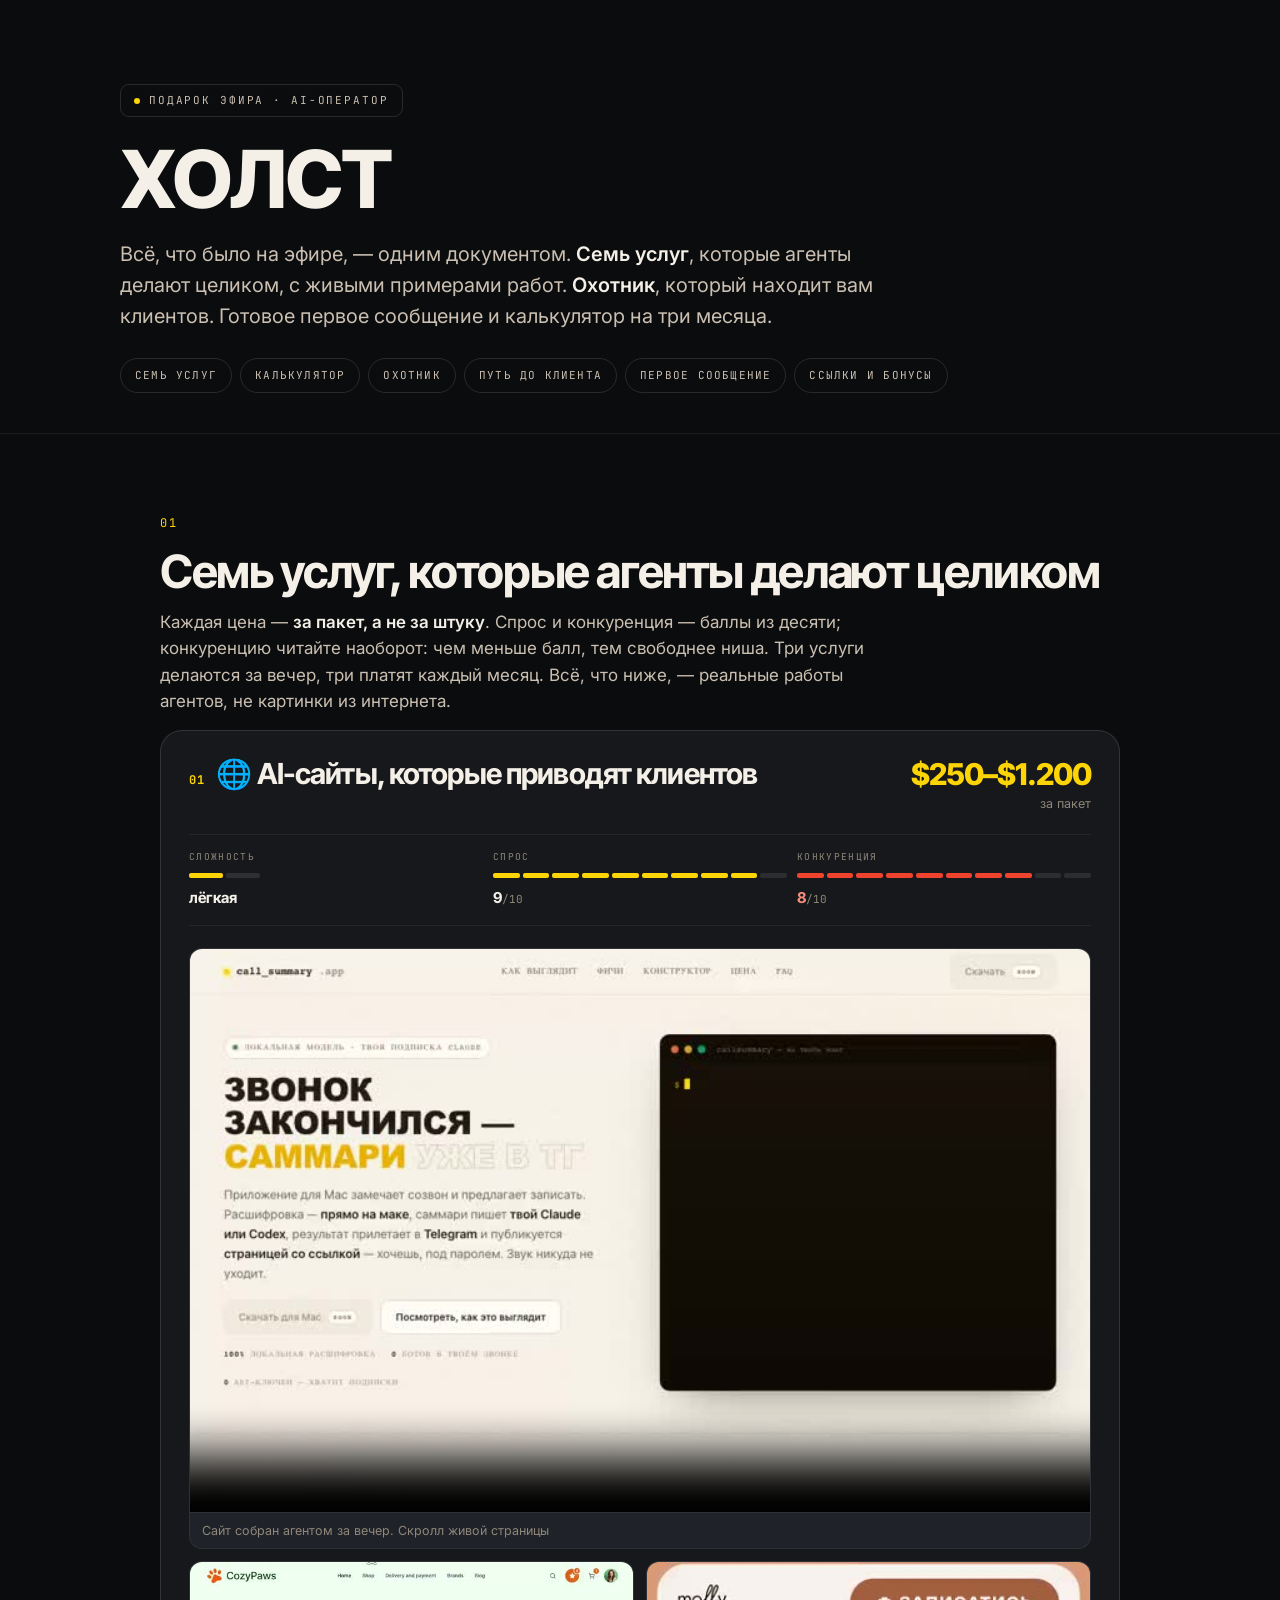
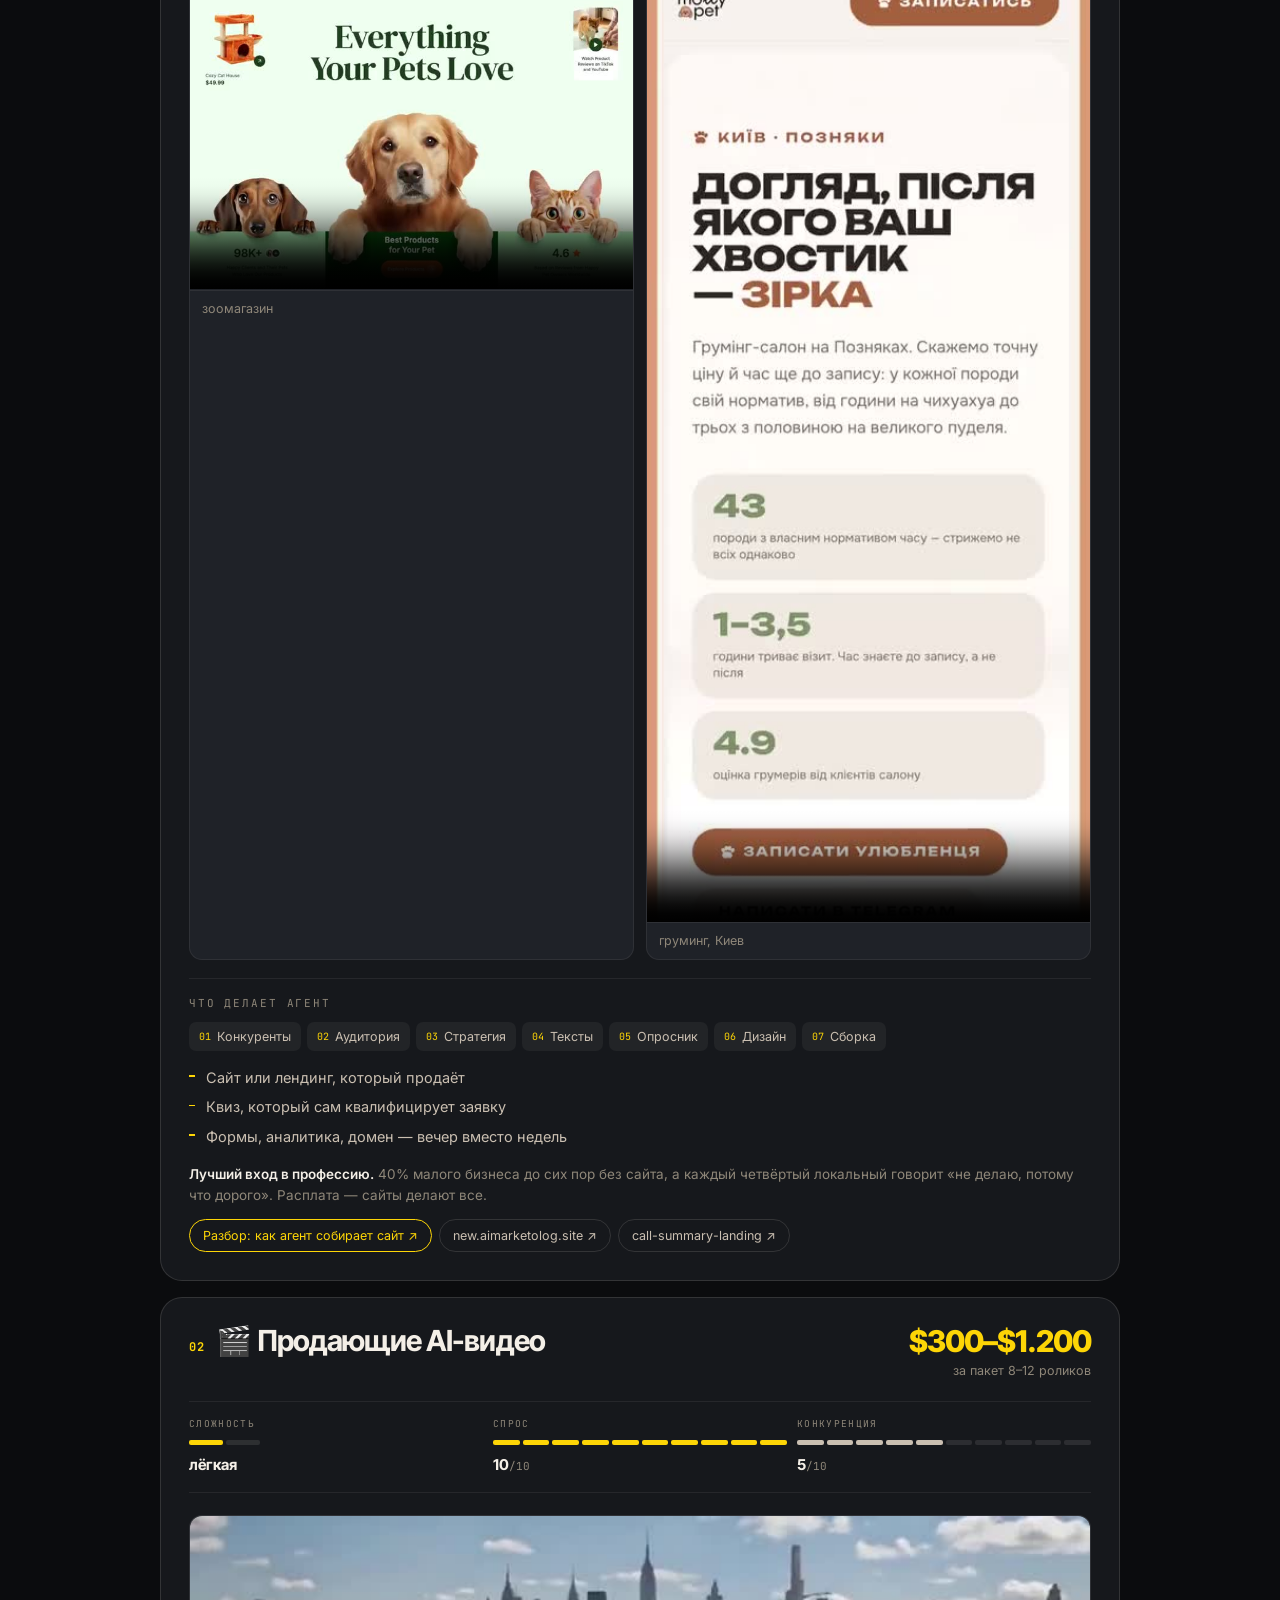
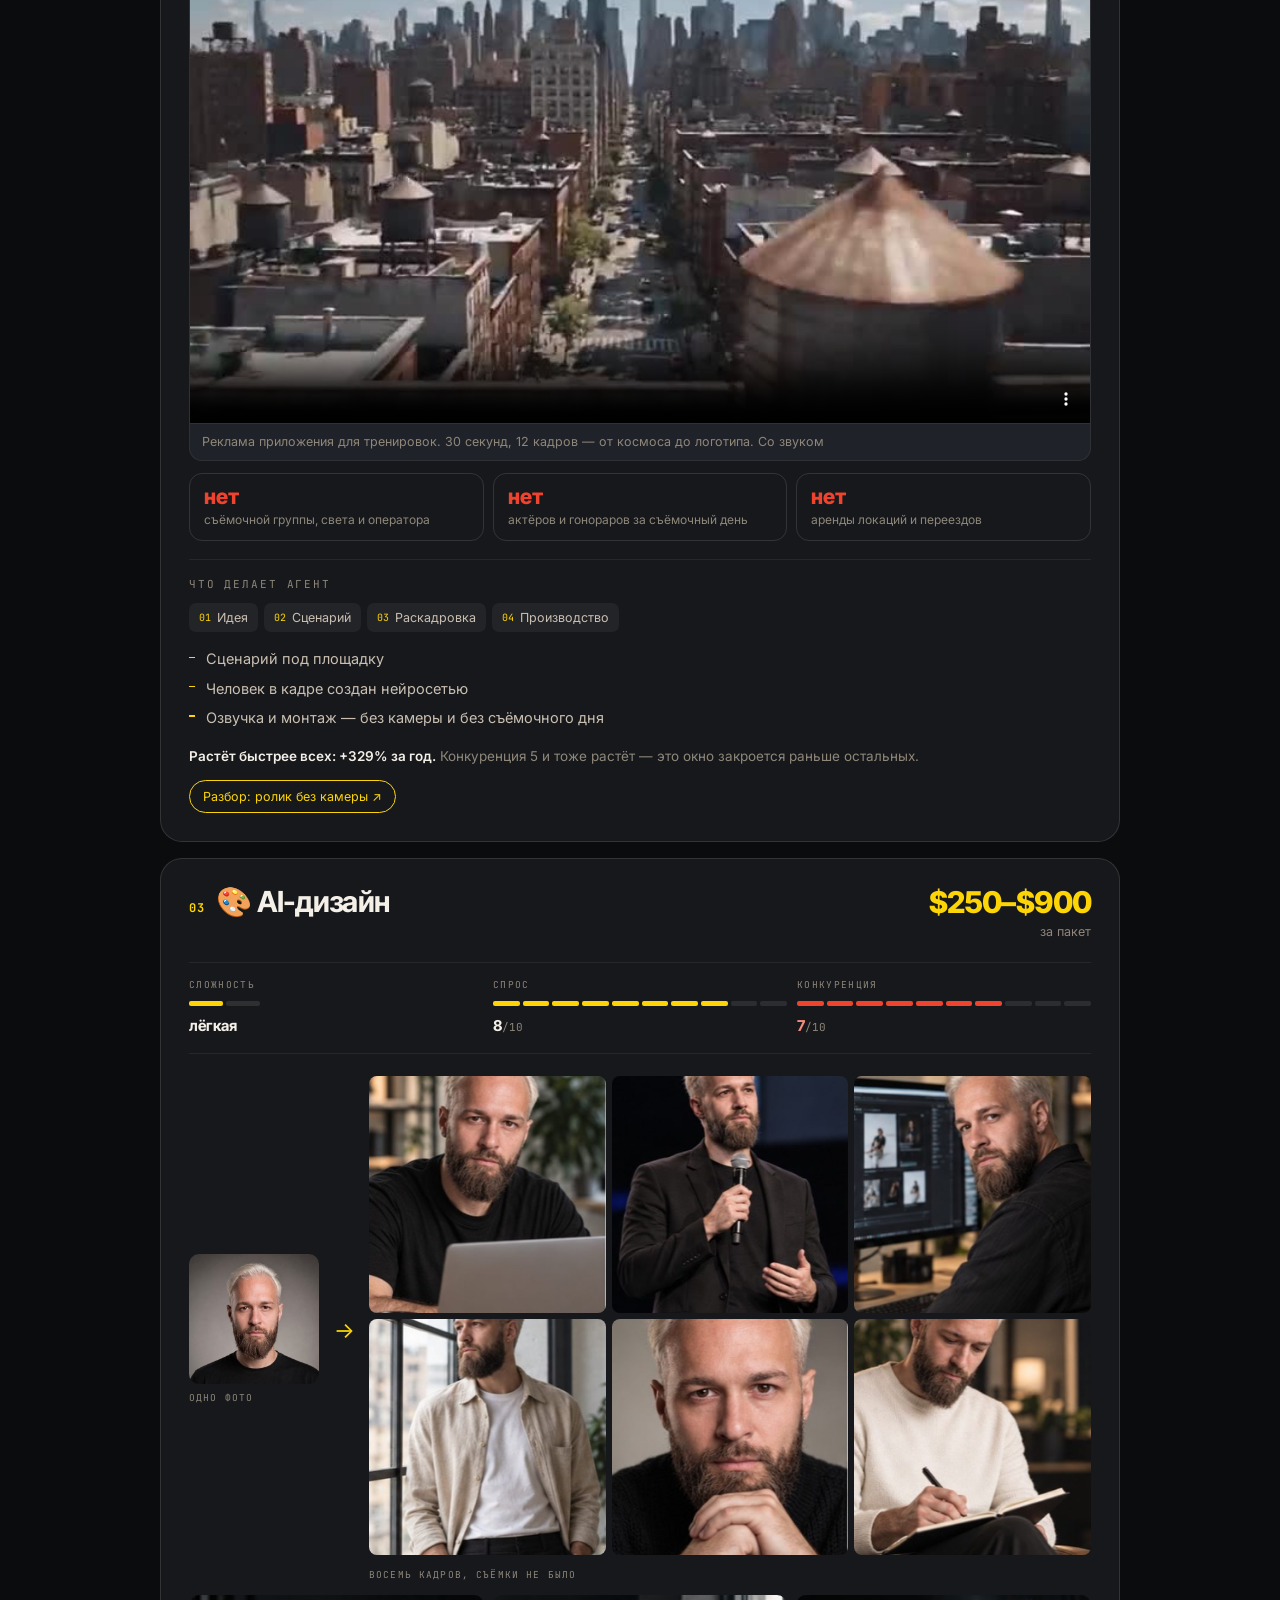
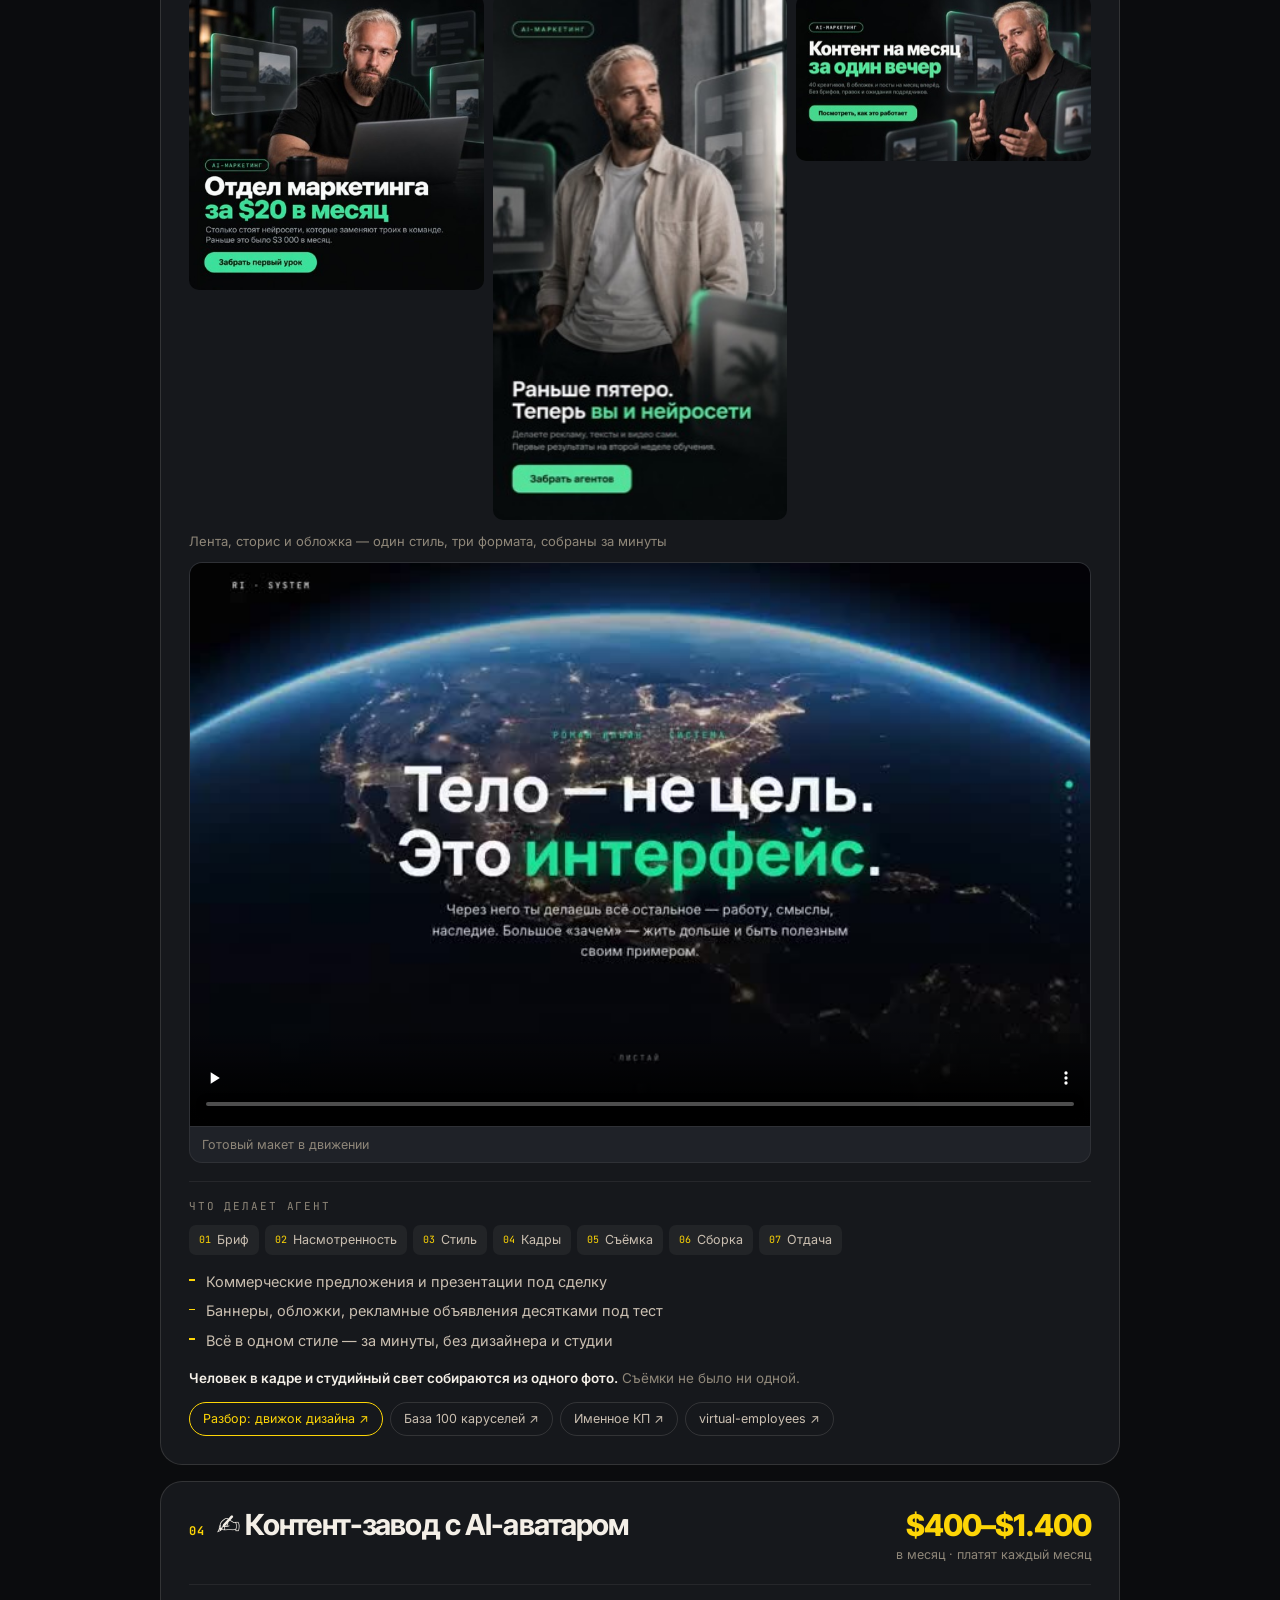
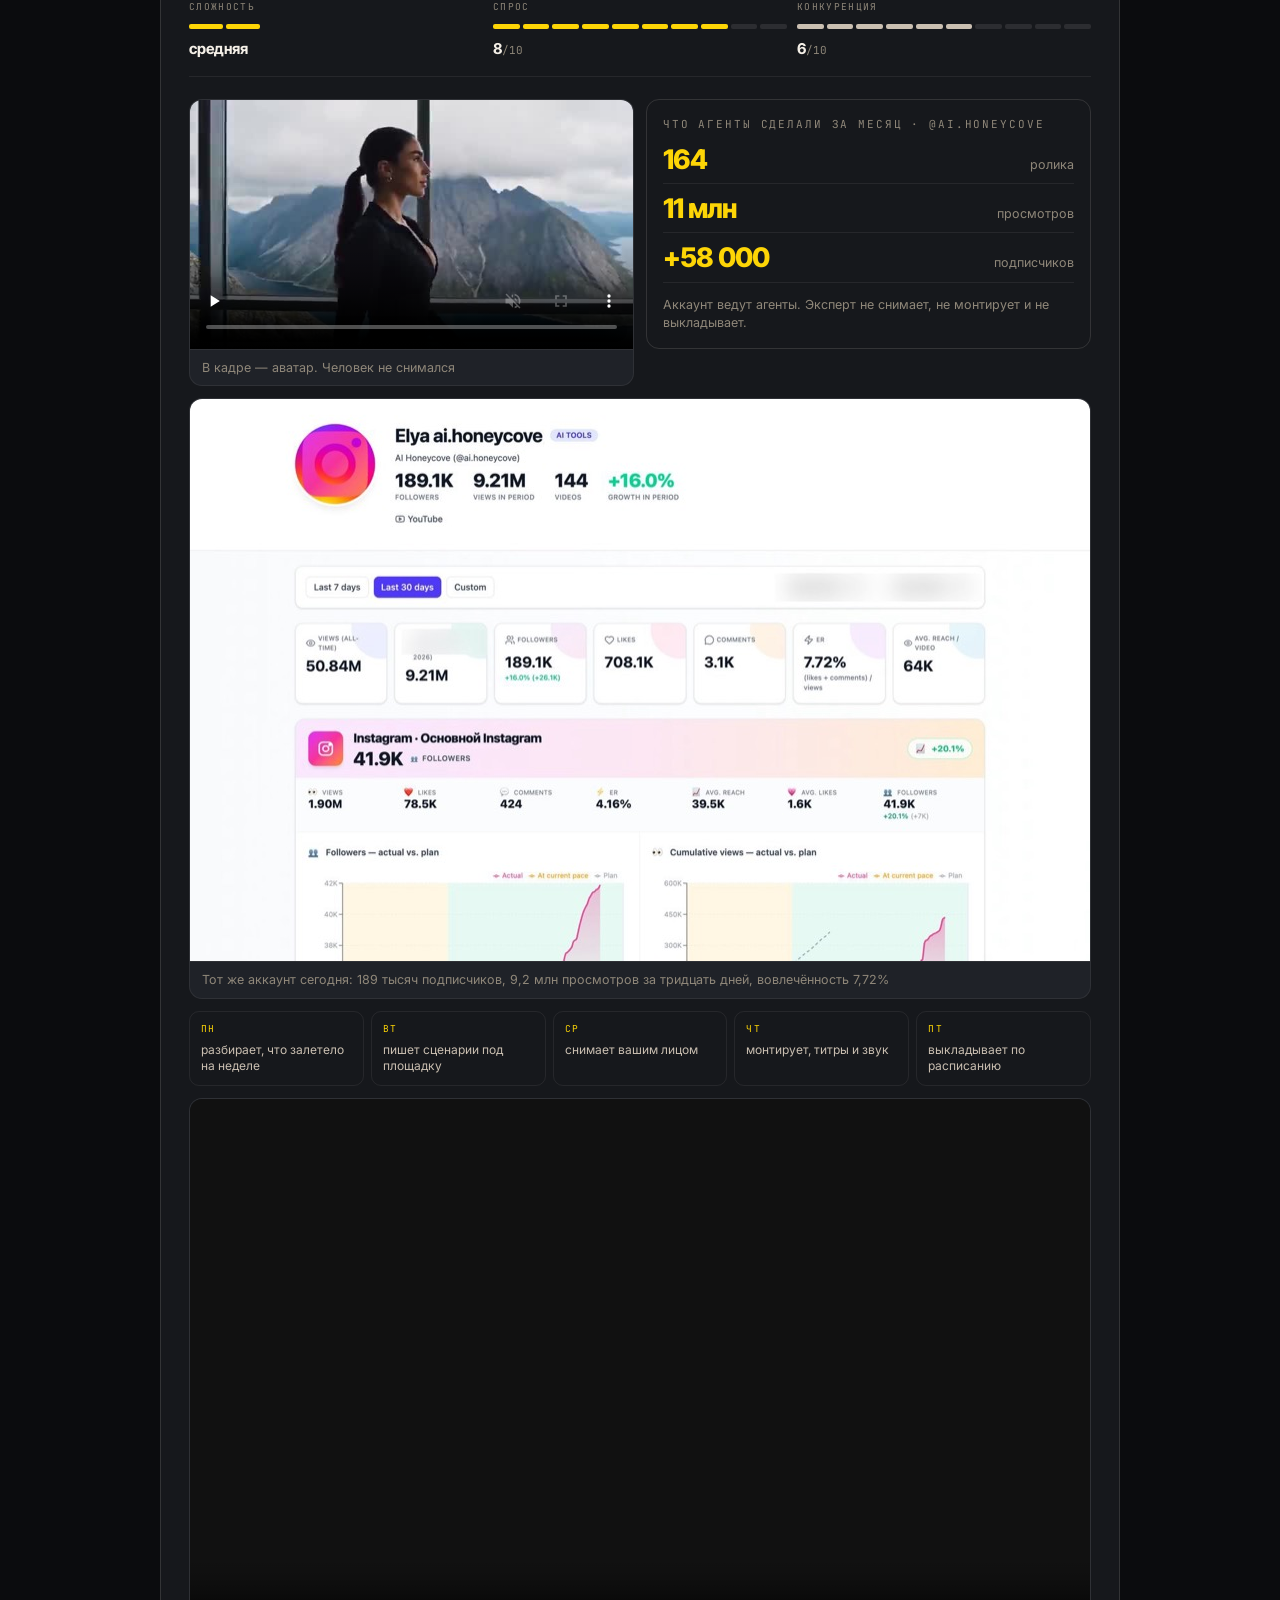
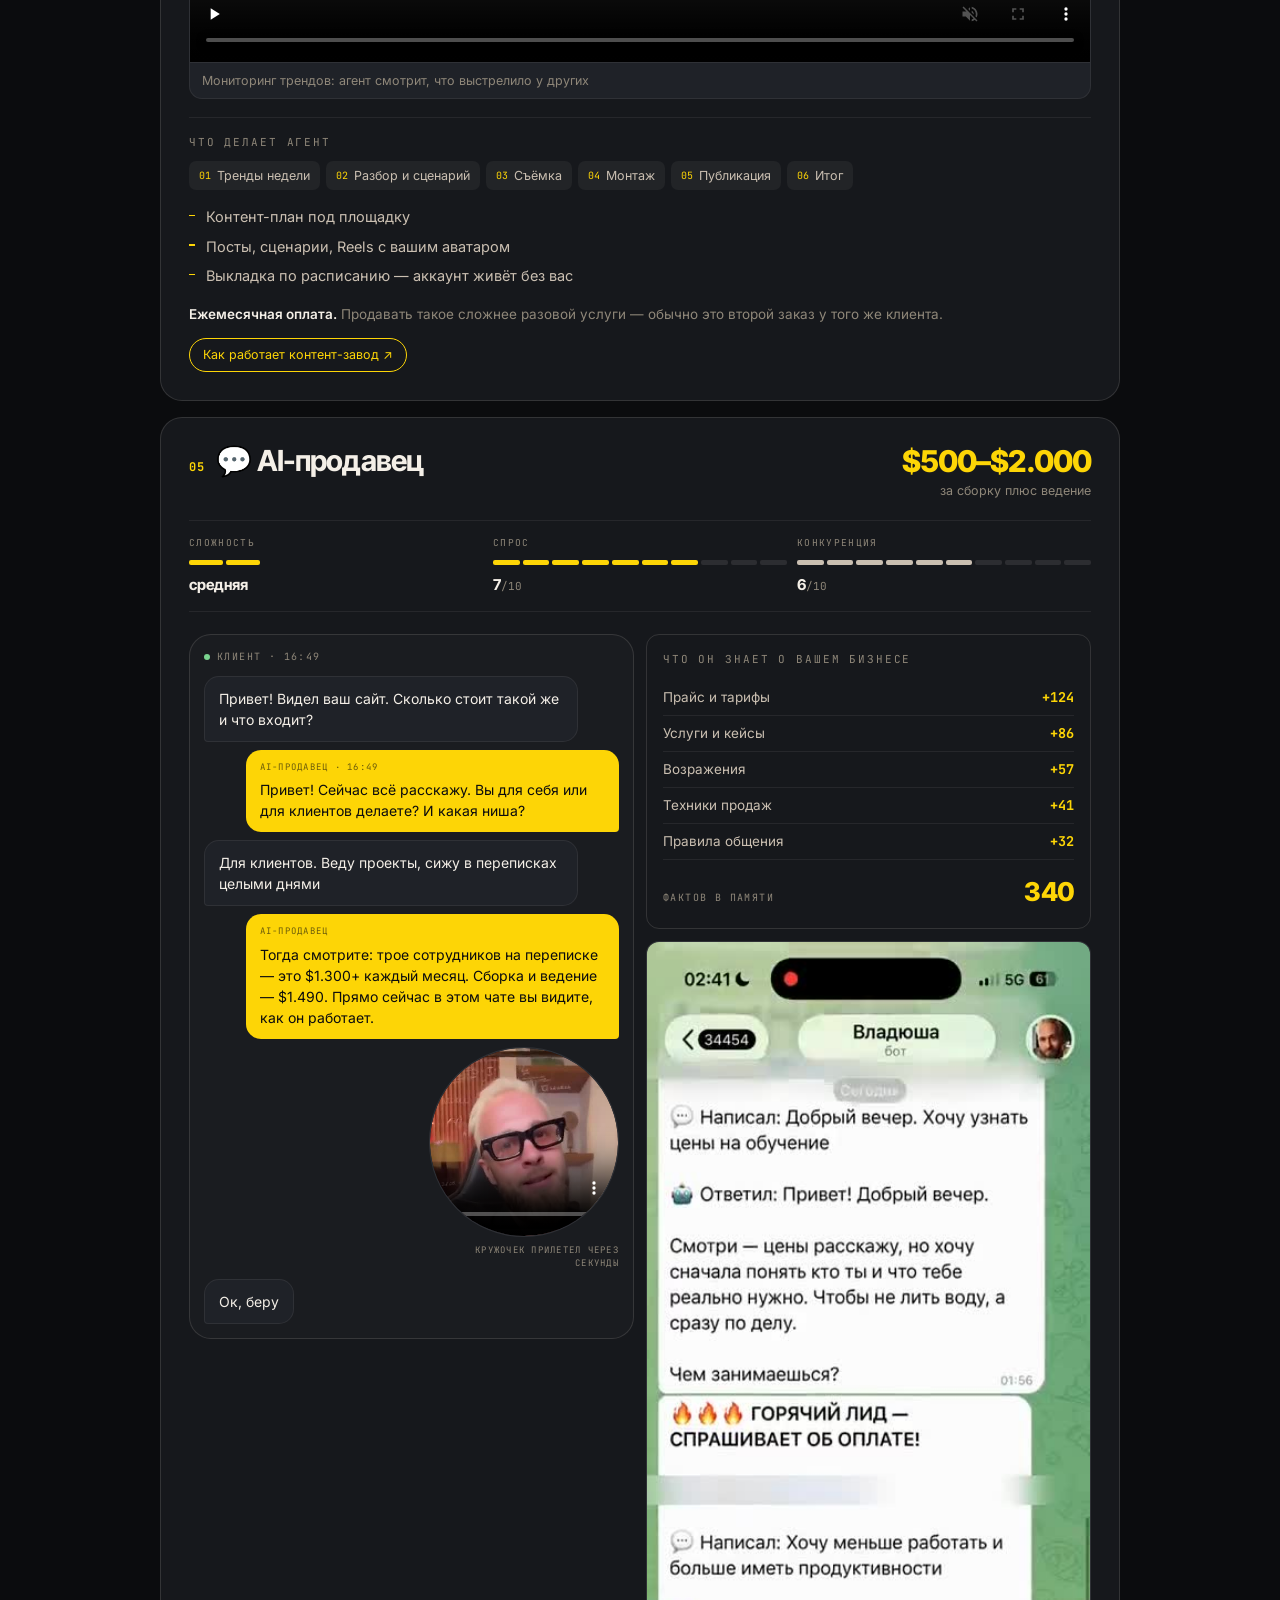
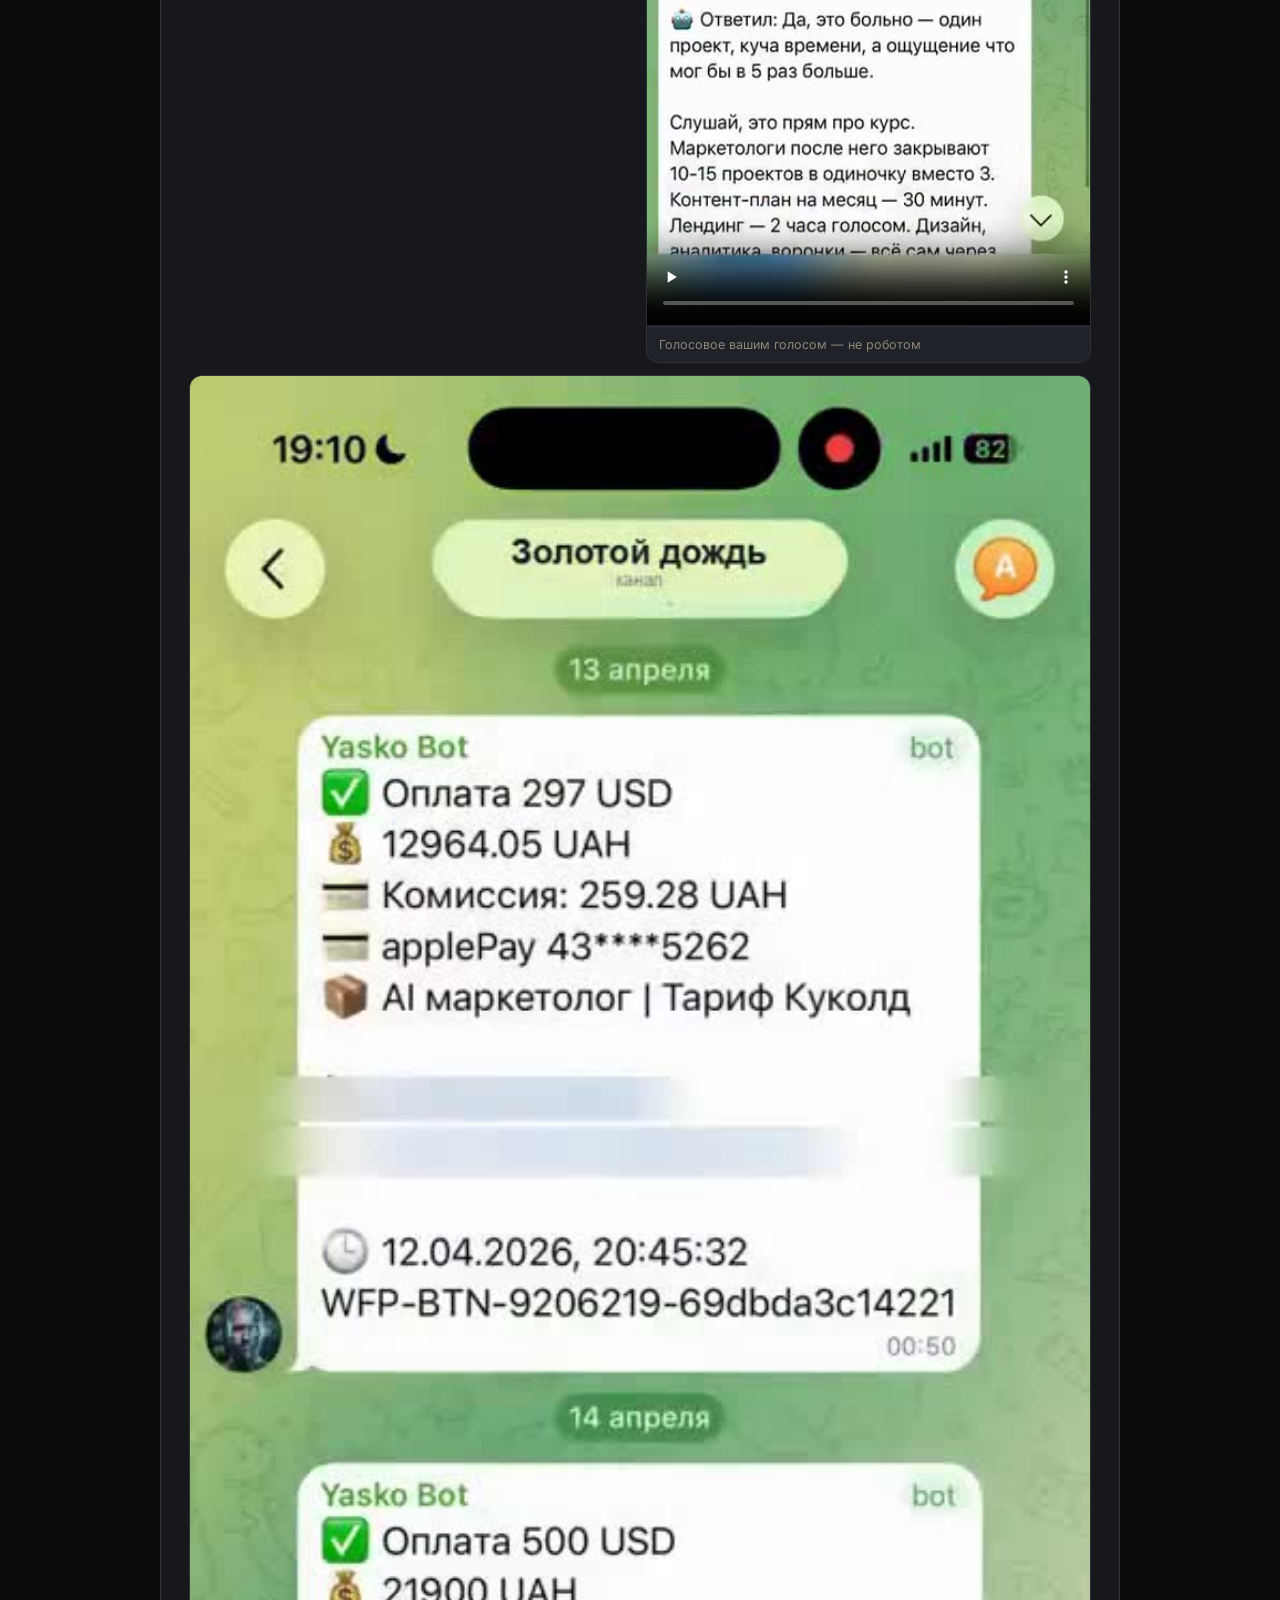
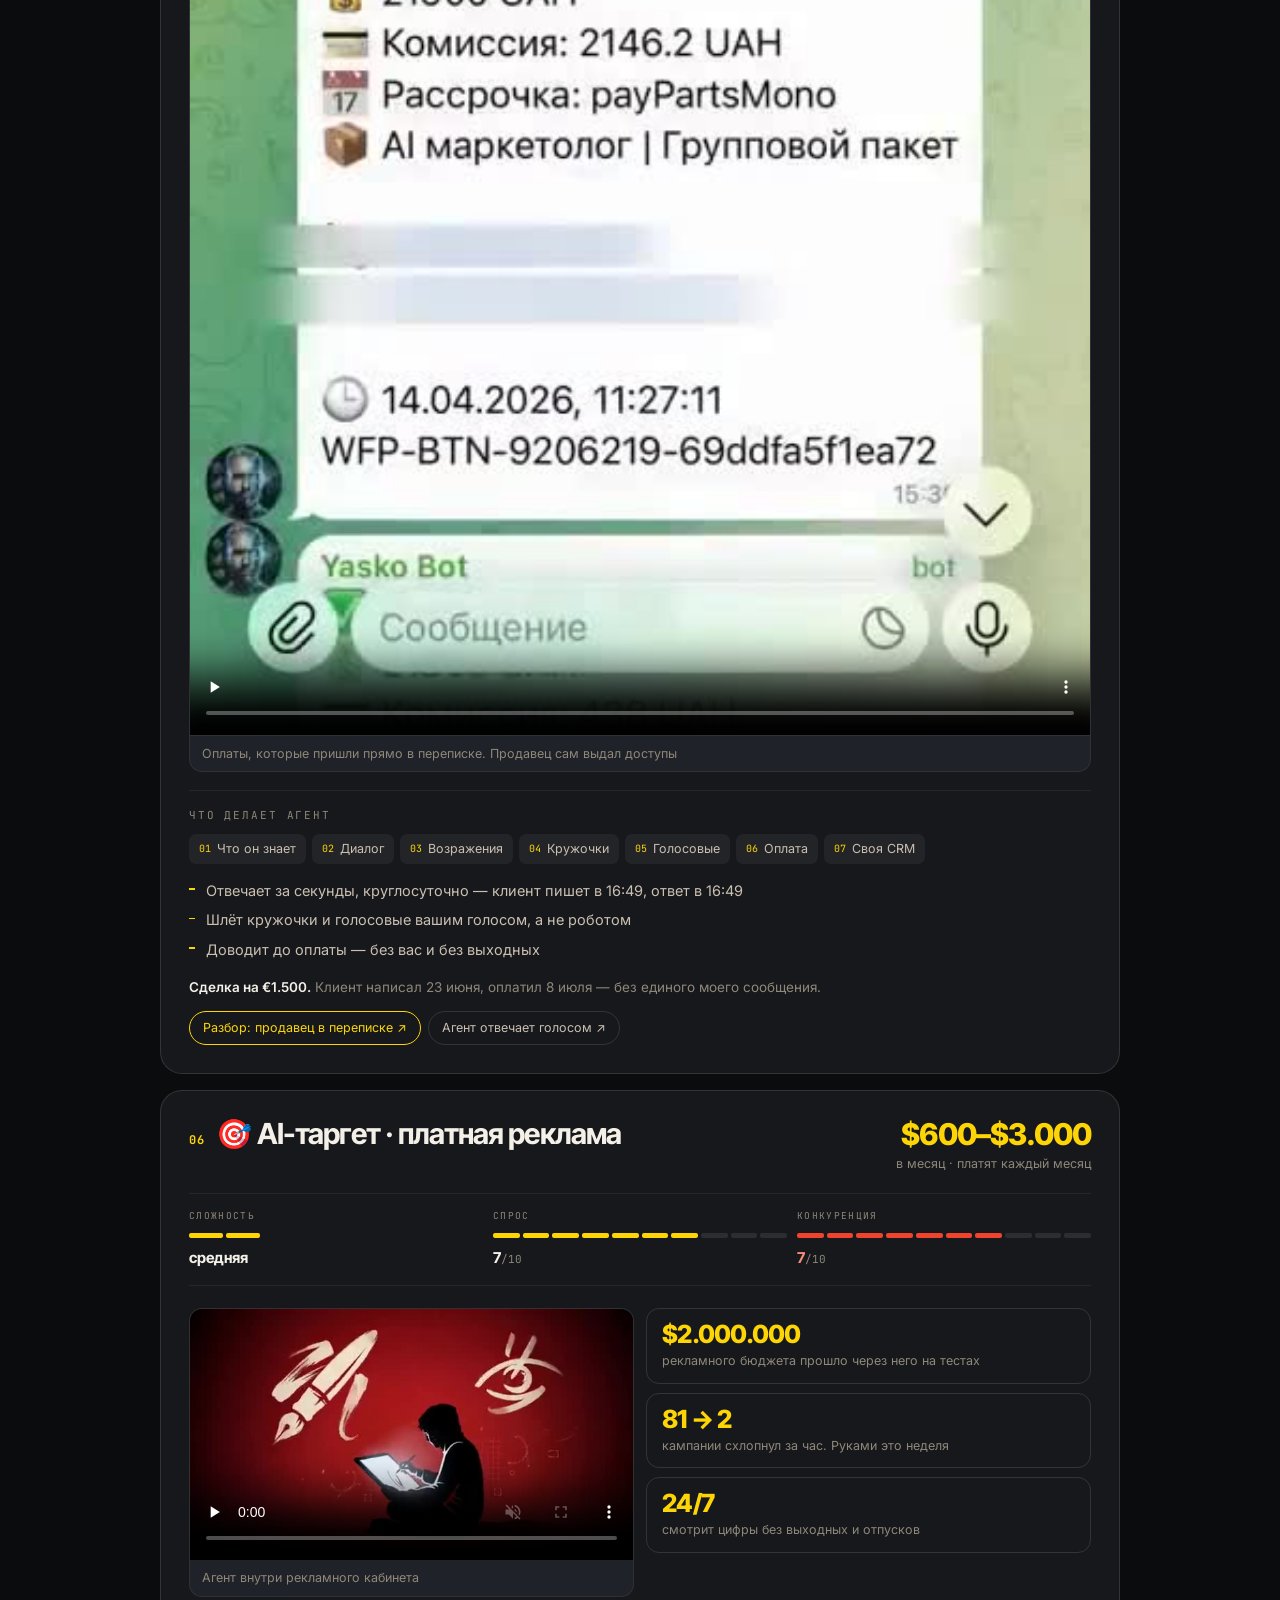
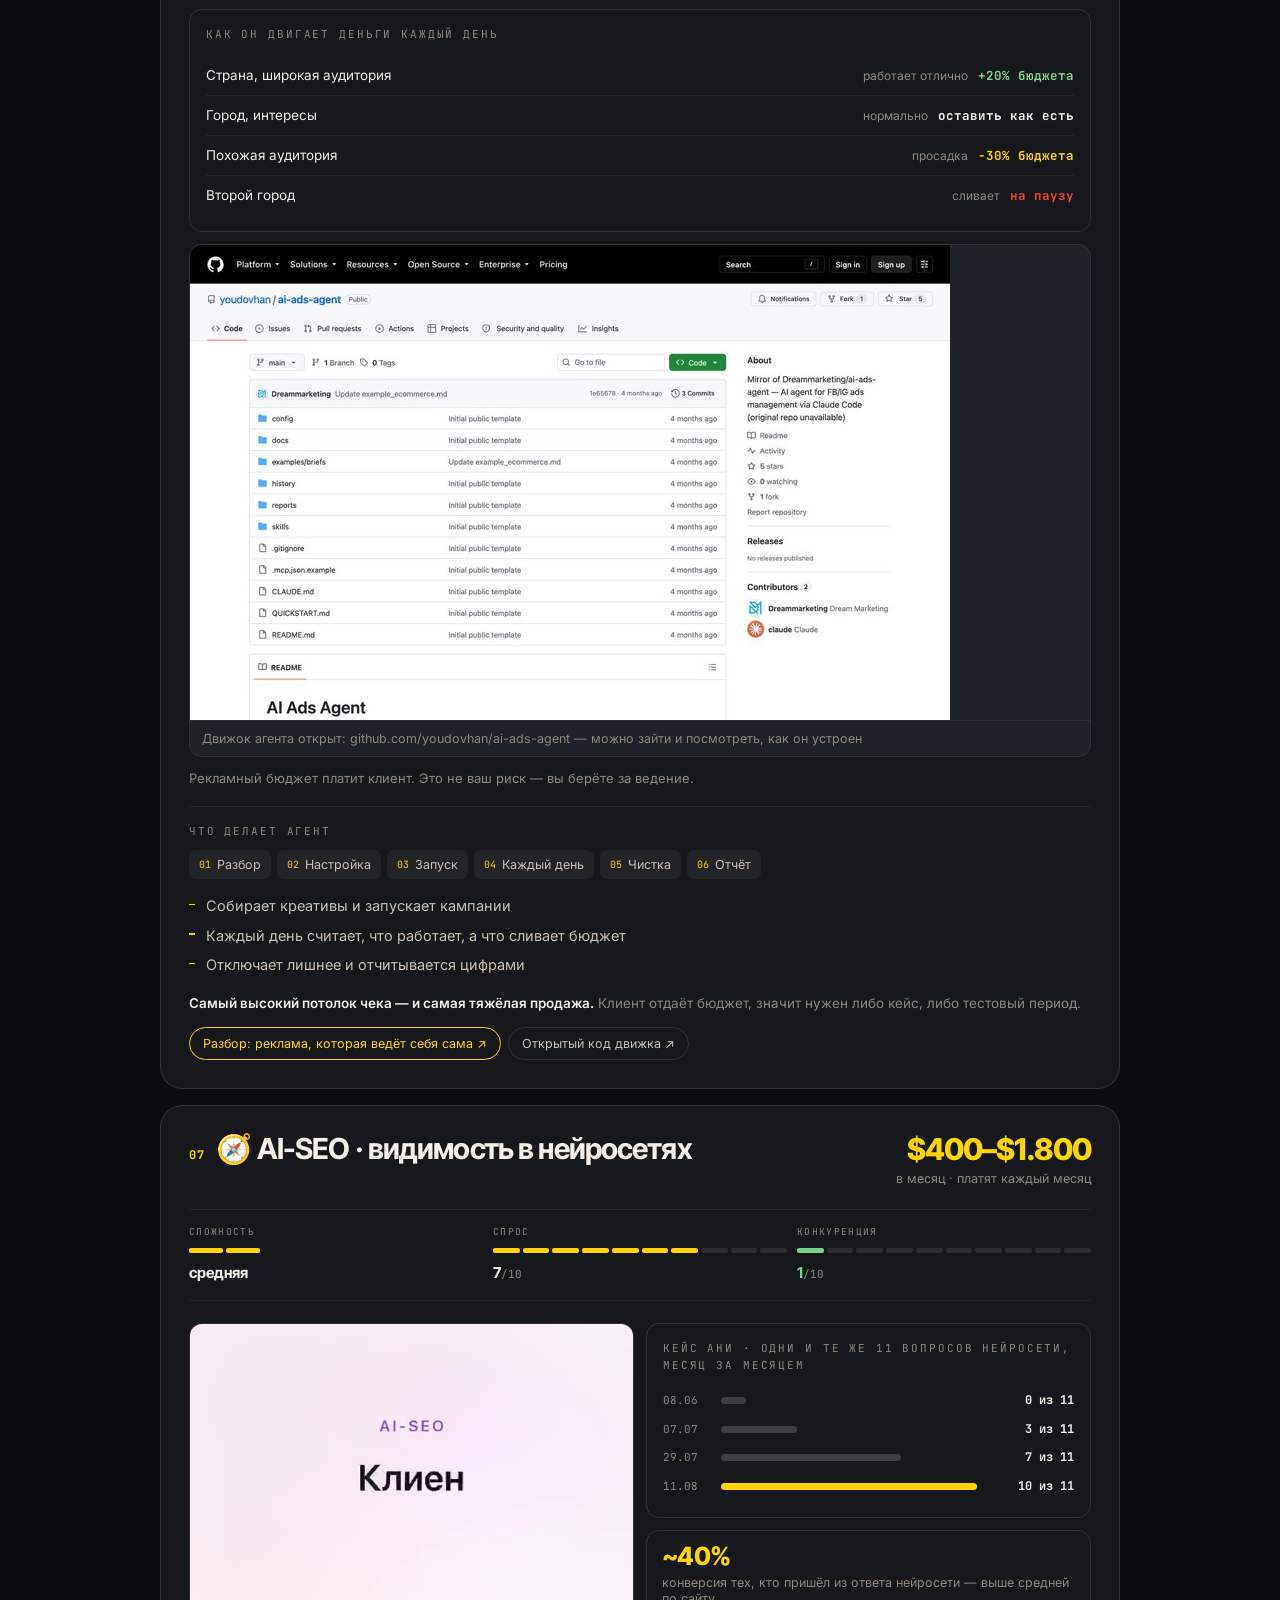
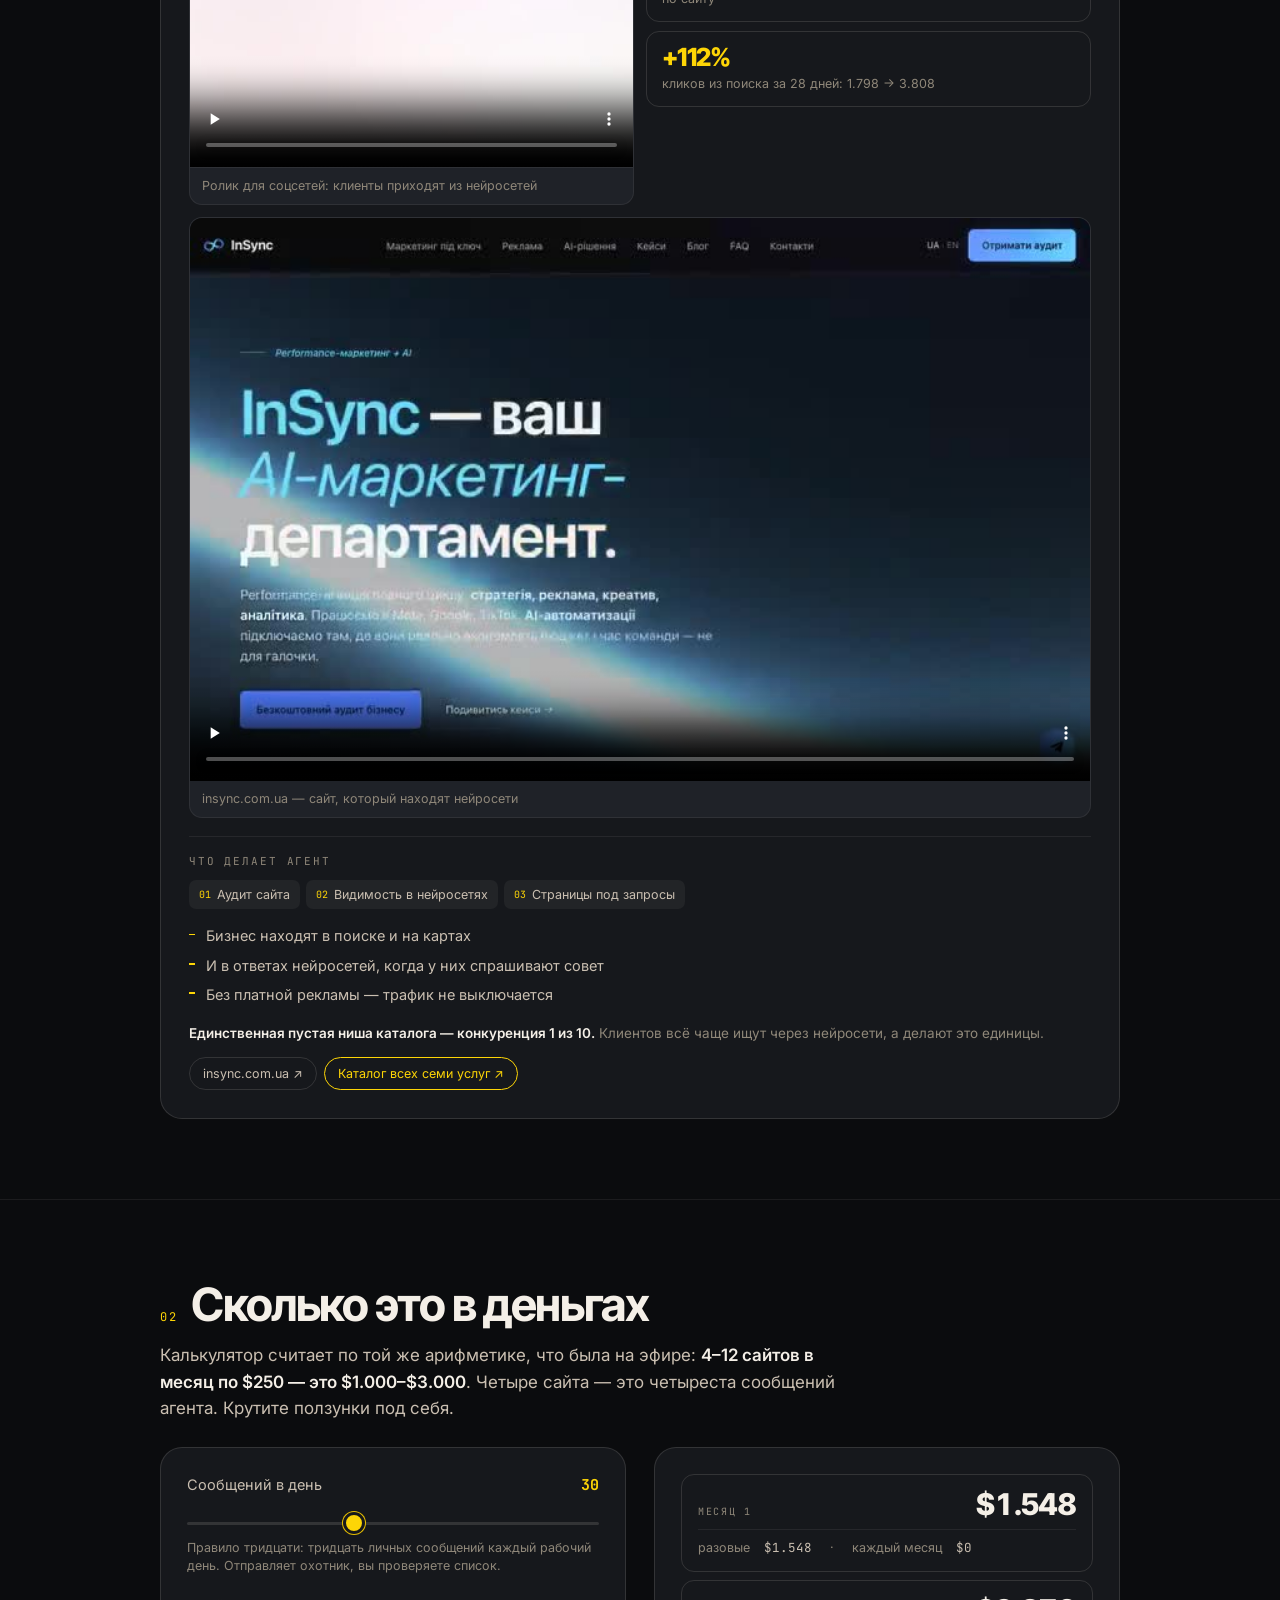
<file: holst-src/index.html>
<!doctype html>
<html lang="ru">
<head>
<meta charset="utf-8">
<meta name="viewport" content="width=device-width,initial-scale=1">
<title>ХОЛСТ AI-Оператора</title>
<meta name="description" content="Семь услуг с живыми примерами, охотник, путь до первого клиента и калькулятор на три месяца — одним документом.">
<link rel="preconnect" href="https://fonts.googleapis.com">
<link rel="preconnect" href="https://fonts.gstatic.com" crossorigin>
<link href="https://fonts.googleapis.com/css2?family=Inter:wght@400;500;600&family=Inter+Tight:wght@600;700;800&family=JetBrains+Mono:wght@400;500;700&display=swap" rel="stylesheet">
<style>
:root{
  --ink:#0b0c0e; --ink-2:#16181c; --ink-3:#1f2228;
  --cream:#f4efe7; --cream-soft:#cabfb1; --cream-mut:#8f8779;
  --gold:#fdd506; --gold-deep:#e6be00; --red:#f0432e; --green:#7ad48f; --cool:#c2ccd2;
  --line:rgba(244,239,231,.13); --line-2:rgba(244,239,231,.07);
  --sans:"Inter",system-ui,-apple-system,sans-serif;
  --display:"Inter Tight","Inter",system-ui,sans-serif;
  --mono:"JetBrains Mono",ui-monospace,SFMono-Regular,monospace;
  --maxw:1040px; --pad:clamp(16px,4vw,40px); --r:22px; --r-sm:13px;
}
*{box-sizing:border-box}
html{scroll-behavior:smooth}
body{margin:0;background:var(--ink);color:var(--cream);font-family:var(--sans);font-size:16px;line-height:1.55;-webkit-font-smoothing:antialiased;overflow-x:hidden}
img,video{max-width:100%;display:block}
a{color:inherit}
h1,h2,h3,h4{font-family:var(--display);letter-spacing:-.03em;margin:0;line-height:1.05}
.wrap{max-width:var(--maxw);margin:0 auto;padding:0 var(--pad)}
.mono{font-family:var(--mono);text-transform:uppercase;letter-spacing:.17em;font-size:11px}
.tnum{font-variant-numeric:tabular-nums}
figure{margin:0}

/* шапка */
.top{padding:clamp(40px,8vw,84px) 0 clamp(26px,4vw,40px)}
.eyebrow{display:inline-flex;align-items:center;gap:9px;border:1px solid var(--line);border-radius:9px;padding:7px 13px;color:var(--cream-soft)}
.eyebrow i{width:6px;height:6px;border-radius:50%;background:var(--gold);display:block;animation:pulse 2.4s infinite}
@keyframes pulse{0%,100%{opacity:1}50%{opacity:.25}}
.top h1{font-size:clamp(38px,8.4vw,80px);font-weight:800;margin:20px 0 0;text-wrap:balance}
.top .lede{font-size:clamp(16px,2.2vw,20px);color:var(--cream-soft);max-width:60ch;margin:18px 0 0}
.top .lede b{color:var(--cream);font-weight:600}
.toc{display:flex;flex-wrap:wrap;gap:8px;margin-top:26px}
.toc a{text-decoration:none;font-family:var(--mono);font-size:11px;letter-spacing:.11em;text-transform:uppercase;border:1px solid var(--line);border-radius:100px;padding:8px 14px;color:var(--cream-soft);transition:border-color .2s,color .2s}
.toc a:hover,.toc a:focus-visible{border-color:var(--gold);color:var(--gold)}

section{padding:clamp(44px,7vw,80px) 0;border-top:1px solid var(--line-2)}
.shead{display:flex;align-items:baseline;gap:14px;flex-wrap:wrap;margin-bottom:8px}
.shead .n{font-family:var(--mono);font-size:12px;color:var(--gold);letter-spacing:.14em}
h2{font-size:clamp(27px,5.2vw,46px);font-weight:700;text-wrap:balance}
.sub{color:var(--cream-soft);max-width:64ch;margin:14px 0 0;font-size:clamp(15px,1.8vw,17px)}
.sub b{color:var(--cream);font-weight:600}

/* ── карточка услуги ── */
.card{background:var(--ink-2);border:1px solid var(--line);border-radius:var(--r);padding:clamp(16px,2.6vw,28px);margin-top:16px}
.card header{display:flex;justify-content:space-between;align-items:flex-start;gap:16px;flex-wrap:wrap}
.card h3{font-size:clamp(20px,2.9vw,29px);font-weight:700;display:flex;align-items:baseline;gap:11px;flex-wrap:wrap;flex:1 1 300px}
.card h3 .num{font-family:var(--mono);font-size:12px;color:var(--gold);letter-spacing:.1em}
.price{margin:0;display:flex;flex-direction:column;align-items:flex-end;text-align:right}
.price b{font-family:var(--display);font-weight:800;font-size:clamp(22px,3.2vw,30px);color:var(--gold);letter-spacing:-.03em;line-height:1}
.price span{font-size:12.5px;color:var(--cream-mut);margin-top:5px}

/* шкалы */
.gauges{display:grid;grid-template-columns:repeat(3,1fr);gap:10px;margin:20px 0 22px;padding:15px 0;border-top:1px solid var(--line-2);border-bottom:1px solid var(--line-2)}
.gg span{display:block;font-family:var(--mono);font-size:9.5px;letter-spacing:.14em;text-transform:uppercase;color:var(--cream-mut)}
.gg .segs{display:flex;gap:3px;margin:9px 0 7px}
.gg .segs i{flex:1;height:5px;border-radius:2px;background:rgba(244,239,231,.1)}
.gg .segs i.on{background:var(--gold)}
.gg .segs i.free{background:var(--green)}
.gg .segs i.mid{background:var(--cream-soft)}
.gg .segs i.tight{background:var(--red)}
.gg .segs.two i{max-width:34px}
.gg b{font-family:var(--display);font-weight:700;font-size:15px}
.gg em{font-style:normal;font-family:var(--mono);font-size:11px;color:var(--cream-mut);font-weight:400}
.gg.free b{color:var(--green)}
.gg.tight b{color:#f58c7c}

/* видео */
.vid{position:relative;border-radius:var(--r-sm);overflow:hidden;background:var(--ink-3);border:1px solid var(--line-2)}
.vid video{width:100%;height:auto;display:block;background:var(--ink-3)}
.vid.rnd,.vid.rnd video{border-radius:50%}
.vid figcaption{padding:9px 12px;font-size:12.5px;color:var(--cream-mut);line-height:1.4;border-top:1px solid var(--line-2)}
.vid.rnd figcaption{display:none}

/* общие раскладки визуалов */
.hv{display:grid;gap:12px}
.hv .row{display:grid;grid-template-columns:minmax(0,1fr) minmax(0,1fr);gap:12px;align-items:start}
.hv .cap{margin:0;font-size:13px;color:var(--cream-mut);line-height:1.45}
.hv .side{display:grid;gap:12px;align-content:start}
.facts{display:grid;gap:9px}
.facts>div{border:1px solid var(--line);border-radius:var(--r-sm);padding:13px 15px}
.facts b{display:block;font-family:var(--display);font-weight:800;font-size:clamp(19px,2.8vw,25px);color:var(--gold);line-height:1;letter-spacing:-.03em}
.facts span{display:block;font-size:12.5px;color:var(--cream-mut);margin-top:6px;line-height:1.35}

/* сайты */
.sites .pair{display:grid;grid-template-columns:1fr 1fr;gap:12px}

/* кино */
.kino .nos{display:grid;grid-template-columns:repeat(3,1fr);gap:9px}
.kino .nos>div{border:1px solid var(--line);border-radius:var(--r-sm);padding:12px 14px}
.kino .nos b{display:block;font-family:var(--display);font-weight:800;font-size:21px;color:var(--red);line-height:1}
.kino .nos span{display:block;font-size:12px;color:var(--cream-mut);margin-top:5px;line-height:1.35}

/* дизайн */
.fromone{display:grid;grid-template-columns:130px 26px minmax(0,1fr);gap:12px;align-items:center}
.fromone .src img{border-radius:10px}
.fromone em,.shots em{display:block;font-style:normal;font-family:var(--mono);font-size:9.5px;letter-spacing:.12em;text-transform:uppercase;color:var(--cream-mut);margin-top:7px}
.fromone .arw{text-align:center;color:var(--gold);font-size:22px}
.shots{display:grid;grid-template-columns:repeat(3,1fr);gap:6px}
.shots img{border-radius:8px;aspect-ratio:1;object-fit:cover}
.shots em{grid-column:1/-1}
.krs{display:grid;grid-template-columns:repeat(3,1fr);gap:9px}
.krs img{border-radius:10px;width:100%}

/* контент-завод */
.dash{border:1px solid var(--line);border-radius:var(--r-sm);padding:16px}
.dash .mono{color:var(--cream-mut);margin:0 0 13px}
.dnums{display:grid;gap:11px}
.dnums>div{display:flex;justify-content:space-between;align-items:baseline;gap:10px;border-bottom:1px solid var(--line-2);padding-bottom:9px}
.dnums b{font-family:var(--display);font-weight:800;font-size:clamp(20px,3vw,27px);color:var(--gold);letter-spacing:-.03em;line-height:1}
.dnums span{font-size:12.5px;color:var(--cream-mut);text-align:right}
.dash .small{font-size:12.5px;color:var(--cream-mut);margin:13px 0 0;line-height:1.45}
.week{display:grid;grid-template-columns:repeat(5,1fr);gap:7px}
.week>div{border:1px solid var(--line-2);border-radius:10px;padding:11px;font-size:12px;color:var(--cream-soft);line-height:1.35}
.week s{display:block;text-decoration:none;font-family:var(--mono);font-size:9.5px;letter-spacing:.14em;text-transform:uppercase;color:var(--gold);margin-bottom:6px}

/* чат продавца */
.phone{border:1px solid var(--line);border-radius:var(--r);padding:14px;display:grid;gap:8px;background:rgba(244,239,231,.02)}
.ph-top{font-family:var(--mono);font-size:10px;letter-spacing:.14em;text-transform:uppercase;color:var(--cream-mut);display:flex;align-items:center;gap:7px;margin-bottom:3px}
.ph-top .dot{width:6px;height:6px;border-radius:50%;background:var(--green)}
.bub{border-radius:15px;padding:11px 14px;font-size:14px;line-height:1.5;max-width:90%}
.bub.them{background:var(--ink-3);border:1px solid var(--line-2);justify-self:start;border-bottom-left-radius:4px}
.bub.me{background:var(--gold);color:var(--ink);justify-self:end;border-bottom-right-radius:4px}
.bub .who{display:block;font-family:var(--mono);font-size:9px;letter-spacing:.14em;text-transform:uppercase;opacity:.6;margin-bottom:5px}
.bub.krug{background:none;padding:0;justify-self:end;max-width:190px;text-align:right}
.bub.krug .who{color:var(--cream-mut);opacity:1;margin:7px 0 0}
.memo{border:1px solid var(--line);border-radius:var(--r-sm);padding:16px}
.memo .mono{color:var(--cream-mut);margin:0 0 12px}
.mrow{display:flex;justify-content:space-between;gap:10px;font-size:13.5px;padding:7px 0;border-bottom:1px solid var(--line-2);color:var(--cream-soft)}
.mrow b{font-family:var(--mono);color:var(--gold);font-weight:700}
.mtot{display:flex;justify-content:space-between;align-items:baseline;gap:10px;padding-top:12px}
.mtot span{font-family:var(--mono);font-size:10px;letter-spacing:.14em;text-transform:uppercase;color:var(--cream-mut)}
.mtot b{font-family:var(--display);font-weight:800;font-size:26px;color:var(--gold);letter-spacing:-.03em}

/* реклама */
.budget{border:1px solid var(--line);border-radius:var(--r-sm);padding:16px}
.budget .mono{color:var(--cream-mut);margin:0 0 13px}
.br{display:grid;grid-template-columns:minmax(0,1fr) auto auto;gap:10px;align-items:baseline;padding:9px 0;border-top:1px solid var(--line-2);font-size:13.5px}
.br:first-of-type{border-top:0}
.br em{font-style:normal;font-size:12px;color:var(--cream-mut)}
.br b{font-family:var(--mono);font-size:12.5px;font-weight:700;white-space:nowrap}
.br.good b{color:var(--green)}
.br.warn b{color:var(--gold)}
.br.bad b{color:var(--red)}

/* seo */
.ladder{border:1px solid var(--line);border-radius:var(--r-sm);padding:16px}
.ladder .mono{color:var(--cream-mut);margin:0 0 13px;line-height:1.5}
.lr{display:grid;grid-template-columns:48px minmax(0,1fr) 62px;gap:10px;align-items:center;padding:5px 0}
.lr span{font-family:var(--mono);font-size:11px;color:var(--cream-mut)}
.lr .bar{height:7px;border-radius:4px;background:rgba(244,239,231,.18)}
.lr .bar.on{background:var(--gold)}
.lr b{font-family:var(--mono);font-size:12px;text-align:right}

/* текстовая часть карточки */
.card .txt{margin-top:18px;padding-top:16px;border-top:1px solid var(--line-2)}
.lbl{color:var(--cream-mut);margin:0 0 10px}
.steps{display:flex;flex-wrap:wrap;gap:6px;margin:0;padding:0;list-style:none}
.steps li{font-size:12.5px;color:var(--cream-soft);background:rgba(244,239,231,.05);border-radius:7px;padding:5px 10px;display:flex;align-items:center;gap:6px}
.steps li s{text-decoration:none;font-family:var(--mono);font-size:10px;color:var(--gold)}
.does{margin:16px 0 0;padding:0;list-style:none;display:grid;gap:7px}
.does li{position:relative;padding-left:17px;font-size:14.5px;color:var(--cream-soft)}
.does li:before{content:"";position:absolute;left:0;top:.58em;width:6px;height:1.5px;background:var(--gold)}
.proof{margin:16px 0 0;font-size:13.5px;color:var(--cream-mut);line-height:1.5}
.proof b{color:var(--cream);font-weight:600}
.links{display:flex;flex-wrap:wrap;gap:7px;margin-top:14px}
.links a{text-decoration:none;font-size:12.5px;border:1px solid var(--line);border-radius:100px;padding:6px 13px;color:var(--cream-soft);transition:border-color .2s,color .2s;white-space:nowrap}
.links a:hover,.links a:focus-visible{border-color:var(--gold);color:var(--gold)}
.links a.pri{border-color:var(--gold);color:var(--gold)}

/* ── калькулятор ── */
.calc{display:grid;grid-template-columns:minmax(0,1fr) minmax(0,1fr);gap:clamp(16px,2.4vw,28px);margin-top:26px;align-items:start}
.panel{background:var(--ink-2);border:1px solid var(--line);border-radius:var(--r);padding:clamp(18px,2.6vw,26px)}
.ctl{display:flex;flex-direction:column;gap:20px}
.row label{display:flex;justify-content:space-between;align-items:baseline;gap:12px;font-size:14.5px;color:var(--cream-soft);margin-bottom:9px}
.row label b{font-family:var(--mono);font-size:15px;color:var(--gold);font-weight:700;white-space:nowrap}
input[type=range]{-webkit-appearance:none;appearance:none;width:100%;height:3px;background:var(--line);border-radius:3px;outline:none;margin:0}
input[type=range]::-webkit-slider-thumb{-webkit-appearance:none;width:22px;height:22px;border-radius:50%;background:var(--gold);cursor:pointer;border:3px solid var(--ink-2);box-shadow:0 0 0 1px var(--gold-deep)}
input[type=range]::-moz-range-thumb{width:18px;height:18px;border-radius:50%;background:var(--gold);cursor:pointer;border:3px solid var(--ink-2)}
input[type=range]:focus-visible{box-shadow:0 0 0 3px rgba(253,213,6,.3)}
.hint{font-size:12.5px;color:var(--cream-mut);margin:7px 0 0;line-height:1.45}
.mos{display:grid;gap:8px}
.mo{border:1px solid var(--line);border-radius:var(--r-sm);padding:14px 16px;display:grid;grid-template-columns:minmax(0,1fr) auto;gap:6px 12px;align-items:baseline}
.mo .mono{color:var(--cream-mut);font-size:10px}
.mo>b{font-family:var(--display);font-weight:800;font-size:clamp(22px,3.6vw,30px);letter-spacing:-.04em;text-align:right;line-height:1}
.mo .split{grid-column:1/-1;display:flex;gap:14px;flex-wrap:wrap;font-size:12.5px;color:var(--cream-mut);padding-top:8px;border-top:1px solid var(--line-2);margin-top:3px}
.mo .split em{font-style:normal}
.mo .split i{font-style:normal;font-family:var(--mono);color:var(--cream-soft)}
.mo:nth-child(3)>b{color:var(--gold)}
.total{margin-top:12px;background:var(--gold);color:var(--ink);border-radius:var(--r-sm);padding:16px 18px;display:flex;justify-content:space-between;align-items:center;gap:14px;flex-wrap:wrap}
.total span{font-family:var(--mono);font-size:11px;letter-spacing:.14em;text-transform:uppercase;font-weight:700}
.total b{font-family:var(--display);font-weight:800;font-size:clamp(26px,4.6vw,38px);letter-spacing:-.04em}
.chain{margin-top:14px;display:grid}
.ch{display:flex;justify-content:space-between;align-items:baseline;gap:12px;font-size:14px;padding:9px 0;border-top:1px solid var(--line-2)}
.ch:first-child{border-top:0}
.ch i{font-style:normal;color:var(--cream-soft)}
.ch b{font-family:var(--mono);font-size:14.5px;font-weight:700}
.kanon{margin-top:14px;border:1px solid var(--line);border-radius:var(--r-sm);padding:13px 15px;font-size:13px;color:var(--cream-soft);line-height:1.5}
.kanon.ok{border-color:rgba(122,212,143,.4)}
.kanon b{font-family:var(--mono);font-size:11px;letter-spacing:.1em;text-transform:uppercase;display:block;margin-bottom:6px}
.kanon.ok b{color:var(--green)}
.kanon.off b{color:var(--gold)}
.recoup{margin-top:12px;border:1px solid var(--line);border-radius:var(--r-sm);padding:14px 16px}
.recoup .mono{color:var(--cream-mut);display:block;margin-bottom:10px}
.rr{display:flex;justify-content:space-between;gap:12px;font-size:14px;padding:6px 0}
.rr b{font-family:var(--mono);font-weight:700;color:var(--gold)}
.disc{margin-top:16px;font-size:12.5px;color:var(--cream-mut);line-height:1.55}
.disc b{color:var(--cream-soft)}

/* охотник */
.hunter{margin-top:24px;border:1px solid rgba(253,213,6,.35);border-radius:var(--r);overflow:hidden;background:var(--ink-2)}
.hunter .hd{background:var(--gold);color:var(--ink);padding:clamp(16px,2.4vw,22px) clamp(16px,2.4vw,26px);display:flex;justify-content:space-between;align-items:center;gap:16px;flex-wrap:wrap}
.hunter .hd h3{font-size:clamp(20px,3vw,28px);font-weight:800}
.hunter .hd .cond{font-family:var(--mono);font-size:11px;letter-spacing:.1em;text-transform:uppercase;font-weight:700;background:var(--ink);color:var(--gold);border-radius:100px;padding:7px 14px}
.hunter .in{padding:clamp(16px,2.4vw,26px);display:grid;gap:18px}
.hstats{display:grid;grid-template-columns:repeat(auto-fit,minmax(140px,1fr));gap:10px}
.hstats div{border:1px solid var(--line);border-radius:var(--r-sm);padding:13px 15px}
.hstats b{display:block;font-family:var(--display);font-weight:800;font-size:clamp(19px,2.8vw,25px);color:var(--gold);line-height:1;letter-spacing:-.03em}
.hstats span{display:block;font-size:12.5px;color:var(--cream-mut);margin-top:6px;line-height:1.35}
.flow{display:grid}
.fs{display:grid;grid-template-columns:34px minmax(0,1fr);gap:14px;padding:13px 0;border-top:1px solid var(--line-2)}
.fs:first-child{border-top:0}
.fs .i{font-family:var(--mono);font-size:12px;color:var(--gold);font-weight:700;padding-top:2px}
.fs b{display:block;font-size:15.5px;font-weight:600;margin-bottom:3px}
.fs p{margin:0;font-size:14px;color:var(--cream-soft)}
.funnel{display:flex;gap:2px;border-radius:10px;overflow:hidden}
.funnel div{padding:12px 10px;text-align:center;flex:1}
.funnel div b{display:block;font-family:var(--display);font-weight:800;font-size:clamp(18px,2.6vw,24px);line-height:1}
.funnel div span{display:block;font-size:11px;margin-top:5px;line-height:1.3}
.f1{background:rgba(244,239,231,.07);color:var(--cream)}
.f2{background:rgba(240,67,46,.16);color:#f8a99c}
.f3{background:var(--gold);color:var(--ink)}

.ohsh{display:grid;grid-template-columns:1fr 1fr;gap:12px}
@media (max-width:860px){.ohsh{grid-template-columns:1fr}}

/* путь */
.path{display:grid;grid-template-columns:repeat(auto-fit,minmax(160px,1fr));gap:10px;margin-top:24px}
.pn{border:1px solid var(--line);border-radius:var(--r-sm);padding:16px}
.pn .mono{color:var(--cream-mut);font-size:10px}
.pn b{display:block;font-family:var(--display);font-weight:800;font-size:clamp(25px,4.2vw,36px);color:var(--gold);line-height:1;margin:8px 0 6px;letter-spacing:-.04em}
.pn span{font-size:13px;color:var(--cream-soft);line-height:1.4;display:block}
.note{margin-top:18px;border-left:2px solid var(--gold);padding:2px 0 2px 16px;font-size:14.5px;color:var(--cream-soft)}
.note b{color:var(--cream);font-weight:600}
.real{margin-top:18px;display:grid;grid-template-columns:1fr 1fr;gap:12px}
.real>div{border:1px solid var(--line);border-radius:var(--r-sm);padding:15px 17px}
.real .mono{color:var(--cream-mut);margin:0 0 10px}
.real.win .mono{color:var(--green)}
.rl{display:flex;justify-content:space-between;gap:10px;font-size:13.5px;padding:6px 0;border-top:1px solid var(--line-2);color:var(--cream-soft)}
.rl:first-of-type{border-top:0}
.rl b{font-family:var(--mono);font-weight:700}
.real .good b{color:var(--green)}
.real .bad b{color:var(--red)}

/* сообщение */
.msg{display:grid;grid-template-columns:minmax(0,1fr) minmax(0,1fr);gap:clamp(14px,2.4vw,22px);margin-top:24px;align-items:start}
.formula{display:flex;align-items:center;gap:10px;flex-wrap:wrap;margin-bottom:18px}
.formula em{font-style:normal;font-family:var(--mono);font-size:11px;letter-spacing:.1em;text-transform:uppercase;border:1px solid var(--gold);color:var(--gold);border-radius:100px;padding:6px 12px}
.formula i{font-style:normal;color:var(--cream-mut)}
.chat2{display:grid;gap:9px}
.remind{margin-top:18px;display:grid;gap:8px}
.rm{display:grid;grid-template-columns:62px minmax(0,1fr);gap:12px;align-items:baseline;font-size:14px;padding:10px 0;border-top:1px solid var(--line-2)}
.rm em{font-style:normal;font-family:var(--mono);font-size:11px;color:var(--gold);letter-spacing:.08em}
.rm span{color:var(--cream-soft)}

/* бонусы */
.bonus{display:grid;grid-template-columns:repeat(auto-fit,minmax(255px,1fr));gap:12px;margin-top:24px}
.bg{border:1px solid var(--line);border-radius:var(--r);padding:18px 20px;background:var(--ink-2)}
.bg h4{font-size:16.5px;font-weight:700;margin-bottom:12px}
.bg ul{list-style:none;margin:0;padding:0;display:grid;gap:9px}
.bg li{font-size:14px}
.bg a{color:var(--cream-soft);text-decoration:none;border-bottom:1px solid var(--line);transition:color .2s,border-color .2s;display:inline-block}
.bg a:hover,.bg a:focus-visible{color:var(--gold);border-color:var(--gold)}
.bg li small{display:block;color:var(--cream-mut);font-size:12px;margin-top:2px}

footer{padding:clamp(40px,6vw,64px) 0 clamp(50px,8vw,90px);border-top:1px solid var(--line-2);color:var(--cream-mut);font-size:13.5px;line-height:1.6}
footer b{color:var(--cream-soft)}

@media (max-width:860px){
  .calc,.msg,.hv .row,.real{grid-template-columns:1fr}
  .week{grid-template-columns:repeat(2,1fr)}
  .fromone{grid-template-columns:100px 20px minmax(0,1fr)}
  .card header{flex-direction:column;align-items:flex-start}
  .price{align-items:flex-start;text-align:left;flex-direction:row;gap:10px;align-items:baseline}
  .price span{margin-top:0}
  .bub.krug{max-width:150px}
}
@media (max-width:480px){
  .gauges{grid-template-columns:1fr;gap:12px;padding:14px 0}
  .gg{display:grid;grid-template-columns:96px minmax(0,1fr) auto;gap:10px;align-items:center}
  .gg .segs{margin:0}
  .kino .nos{grid-template-columns:1fr}
  .krs,.sites .pair{grid-template-columns:1fr}
  .funnel{flex-direction:column}
}
@media (prefers-reduced-motion:reduce){*{animation:none!important;transition:none!important}}
</style>
</head>
<body>

<div class="wrap top">
  <span class="eyebrow mono"><i></i>подарок эфира · AI-Оператор</span>
  <h1>ХОЛСТ</h1>
  <p class="lede">Всё, что было на эфире, — одним документом. <b>Семь услуг</b>, которые агенты делают целиком, с живыми примерами работ. <b>Охотник</b>, который находит вам клиентов. Готовое первое сообщение и калькулятор на три месяца.</p>
  <nav class="toc">
    <a href="#uslugi">Семь услуг</a>
    <a href="#calc">Калькулятор</a>
    <a href="#ohotnik">Охотник</a>
    <a href="#put">Путь до клиента</a>
    <a href="#soobshenie">Первое сообщение</a>
    <a href="#bonus">Ссылки и бонусы</a>
  </nav>
</div>

<section id="uslugi">
<div class="wrap">
  <div class="shead"><span class="n mono">01</span><h2>Семь услуг, которые агенты делают целиком</h2></div>
  <p class="sub">Каждая цена — <b>за пакет, а не за штуку</b>. Спрос и конкуренция — баллы из десяти; конкуренцию читайте наоборот: чем меньше балл, тем свободнее ниша. Три услуги делаются за вечер, три платят каждый месяц. Всё, что ниже, — реальные работы агентов, не картинки из интернета.</p>
  <article class='card' id='u1'><header><h3><span class='num'>01</span>🌐 AI-сайты, которые приводят клиентов</h3><p class='price'><b>$250–$1.200</b><span>за пакет</span></p></header><div class='gauges'><div class='gg'><span>сложность</span><div class='segs two'><i class='on'></i><i class=''></i></div><b>лёгкая</b></div><div class='gg'><span>спрос</span><div class='segs'><i class='on'></i><i class='on'></i><i class='on'></i><i class='on'></i><i class='on'></i><i class='on'></i><i class='on'></i><i class='on'></i><i class='on'></i><i class=''></i></div><b>9<em>/10</em></b></div><div class='gg tight'><span>конкуренция</span><div class='segs'><i class='tight'></i><i class='tight'></i><i class='tight'></i><i class='tight'></i><i class='tight'></i><i class='tight'></i><i class='tight'></i><i class='tight'></i><i class=''></i><i class=''></i></div><b>8<em>/10</em></b></div></div><div class='hv sites'><figure class='vid wide'><video preload='none' playsinline controls poster='media/sajty.jpg' muted loop><source src='media/sajty.mp4' type='video/mp4'></video><figcaption>Сайт собран агентом за вечер. Скролл живой страницы</figcaption></figure><div class='pair'><figure class='vid '><video preload='none' playsinline controls poster='media/cozypaws.jpg' muted loop><source src='media/cozypaws.mp4' type='video/mp4'></video><figcaption>зоомагазин</figcaption></figure><figure class='vid '><video preload='none' playsinline controls poster='media/molly.jpg' muted loop><source src='media/molly.mp4' type='video/mp4'></video><figcaption>груминг, Киев</figcaption></figure></div></div><div class='txt'><p class='mono lbl'>что делает агент</p><ul class='steps'><li><s>01</s>Конкуренты</li><li><s>02</s>Аудитория</li><li><s>03</s>Стратегия</li><li><s>04</s>Тексты</li><li><s>05</s>Опросник</li><li><s>06</s>Дизайн</li><li><s>07</s>Сборка</li></ul><ul class='does'><li>Сайт или лендинг, который продаёт</li><li>Квиз, который сам квалифицирует заявку</li><li>Формы, аналитика, домен — вечер вместо недель</li></ul><p class='proof'><b>Лучший вход в профессию.</b> 40% малого бизнеса до сих пор без сайта, а каждый четвёртый локальный говорит «не делаю, потому что дорого». Расплата — сайты делают все.</p><div class='links'><a class='pri' href='https://claude.ai/code/artifact/d511a5b9-d00f-4588-9ba0-a32a1e40addb' target='_blank' rel='noopener'>Разбор: как агент собирает сайт ↗</a><a class='' href='https://new.aimarketolog.site' target='_blank' rel='noopener'>new.aimarketolog.site ↗</a><a class='' href='https://call-summary-landing.vercel.app' target='_blank' rel='noopener'>call-summary-landing ↗</a></div></div></article><article class='card' id='u2'><header><h3><span class='num'>02</span>🎬 Продающие AI-видео</h3><p class='price'><b>$300–$1.200</b><span>за пакет 8–12 роликов</span></p></header><div class='gauges'><div class='gg'><span>сложность</span><div class='segs two'><i class='on'></i><i class=''></i></div><b>лёгкая</b></div><div class='gg'><span>спрос</span><div class='segs'><i class='on'></i><i class='on'></i><i class='on'></i><i class='on'></i><i class='on'></i><i class='on'></i><i class='on'></i><i class='on'></i><i class='on'></i><i class='on'></i></div><b>10<em>/10</em></b></div><div class='gg mid'><span>конкуренция</span><div class='segs'><i class='mid'></i><i class='mid'></i><i class='mid'></i><i class='mid'></i><i class='mid'></i><i class=''></i><i class=''></i><i class=''></i><i class=''></i><i class=''></i></div><b>5<em>/10</em></b></div></div><div class='hv kino'><figure class='vid wide'><video preload='none' playsinline controls poster='media/kino.jpg' loop><source src='media/kino.mp4' type='video/mp4'></video><figcaption>Реклама приложения для тренировок. 30 секунд, 12 кадров — от космоса до логотипа. Со звуком</figcaption></figure><div class='nos'><div><b>нет</b><span>съёмочной группы, света и оператора</span></div><div><b>нет</b><span>актёров и гонораров за съёмочный день</span></div><div><b>нет</b><span>аренды локаций и переездов</span></div></div></div><div class='txt'><p class='mono lbl'>что делает агент</p><ul class='steps'><li><s>01</s>Идея</li><li><s>02</s>Сценарий</li><li><s>03</s>Раскадровка</li><li><s>04</s>Производство</li></ul><ul class='does'><li>Сценарий под площадку</li><li>Человек в кадре создан нейросетью</li><li>Озвучка и монтаж — без камеры и без съёмочного дня</li></ul><p class='proof'><b>Растёт быстрее всех: +329% за год.</b> Конкуренция 5 и тоже растёт — это окно закроется раньше остальных.</p><div class='links'><a class='pri' href='https://claude.ai/code/artifact/6dd9fa9b-288a-4523-bd64-d512c7a9f537' target='_blank' rel='noopener'>Разбор: ролик без камеры ↗</a></div></div></article><article class='card' id='u3'><header><h3><span class='num'>03</span>🎨 AI-дизайн</h3><p class='price'><b>$250–$900</b><span>за пакет</span></p></header><div class='gauges'><div class='gg'><span>сложность</span><div class='segs two'><i class='on'></i><i class=''></i></div><b>лёгкая</b></div><div class='gg'><span>спрос</span><div class='segs'><i class='on'></i><i class='on'></i><i class='on'></i><i class='on'></i><i class='on'></i><i class='on'></i><i class='on'></i><i class='on'></i><i class=''></i><i class=''></i></div><b>8<em>/10</em></b></div><div class='gg tight'><span>конкуренция</span><div class='segs'><i class='tight'></i><i class='tight'></i><i class='tight'></i><i class='tight'></i><i class='tight'></i><i class='tight'></i><i class='tight'></i><i class=''></i><i class=''></i><i class=''></i></div><b>7<em>/10</em></b></div></div><div class='hv dizayn'><div class='fromone'><div class='src'><img src='media/dz-source.jpg' alt='исходное фото' loading='lazy'><em>одно фото</em></div><div class='arw'>→</div><div class='shots'><img src='media/dz-shot-1.jpg' alt='кадр 1' loading='lazy'><img src='media/dz-shot-2.jpg' alt='кадр 2' loading='lazy'><img src='media/dz-shot-3.jpg' alt='кадр 3' loading='lazy'><img src='media/dz-shot-4.jpg' alt='кадр 4' loading='lazy'><img src='media/dz-shot-5.jpg' alt='кадр 5' loading='lazy'><img src='media/dz-shot-6.jpg' alt='кадр 6' loading='lazy'><em>восемь кадров, съёмки не было</em></div></div><div class='krs'><img src='media/dz-kr-feed.jpg' alt='креатив в ленту' loading='lazy'><img src='media/dz-kr-stories.jpg' alt='креатив в сторис' loading='lazy'><img src='media/dz-kr-yt.jpg' alt='обложка на YouTube' loading='lazy'></div><p class='cap'>Лента, сторис и обложка — один стиль, три формата, собраны за минуты</p><figure class='vid wide'><video preload='none' playsinline controls poster='media/dizayn.jpg' muted loop><source src='media/dizayn.mp4' type='video/mp4'></video><figcaption>Готовый макет в движении</figcaption></figure></div><div class='txt'><p class='mono lbl'>что делает агент</p><ul class='steps'><li><s>01</s>Бриф</li><li><s>02</s>Насмотренность</li><li><s>03</s>Стиль</li><li><s>04</s>Кадры</li><li><s>05</s>Съёмка</li><li><s>06</s>Сборка</li><li><s>07</s>Отдача</li></ul><ul class='does'><li>Коммерческие предложения и презентации под сделку</li><li>Баннеры, обложки, рекламные объявления десятками под тест</li><li>Всё в одном стиле — за минуты, без дизайнера и студии</li></ul><p class='proof'><b>Человек в кадре и студийный свет собираются из одного фото.</b> Съёмки не было ни одной.</p><div class='links'><a class='pri' href='https://claude.ai/code/artifact/25d0fb2d-1bf4-42e8-a311-4dcc8dc00155' target='_blank' rel='noopener'>Разбор: движок дизайна ↗</a><a class='' href='https://claude.ai/code/artifact/9f010a47-87fd-4b2f-8a1f-7443d5ccd3da' target='_blank' rel='noopener'>База 100 каруселей ↗</a><a class='' href='https://roma-kp-site.vercel.app' target='_blank' rel='noopener'>Именное КП ↗</a><a class='' href='https://virtual-employees.vercel.app' target='_blank' rel='noopener'>virtual-employees ↗</a></div></div></article><article class='card' id='u4'><header><h3><span class='num'>04</span>✍️ Контент-завод с AI-аватаром</h3><p class='price'><b>$400–$1.400</b><span>в месяц · платят каждый месяц</span></p></header><div class='gauges'><div class='gg'><span>сложность</span><div class='segs two'><i class='on'></i><i class='on'></i></div><b>средняя</b></div><div class='gg'><span>спрос</span><div class='segs'><i class='on'></i><i class='on'></i><i class='on'></i><i class='on'></i><i class='on'></i><i class='on'></i><i class='on'></i><i class='on'></i><i class=''></i><i class=''></i></div><b>8<em>/10</em></b></div><div class='gg mid'><span>конкуренция</span><div class='segs'><i class='mid'></i><i class='mid'></i><i class='mid'></i><i class='mid'></i><i class='mid'></i><i class='mid'></i><i class=''></i><i class=''></i><i class=''></i><i class=''></i></div><b>6<em>/10</em></b></div></div><div class='hv zavod'><div class='row'><figure class='vid '><video preload='none' playsinline controls poster='media/avatar.jpg' muted loop><source src='media/avatar.mp4' type='video/mp4'></video><figcaption>В кадре — аватар. Человек не снимался</figcaption></figure><div class='dash'><p class='mono'>что агенты сделали за месяц · @ai.honeycove</p><div class='dnums'><div><b>164</b><span>ролика</span></div><div><b>11 млн</b><span>просмотров</span></div><div><b>+58 000</b><span>подписчиков</span></div></div><p class='small'>Аккаунт ведут агенты. Эксперт не снимает, не монтирует и не выкладывает.</p></div></div><figure class='vid'><img src='media/kontent-dash.jpg' alt='дашборд аккаунта @ai.honeycove' loading='lazy'><figcaption>Тот же аккаунт сегодня: 189 тысяч подписчиков, 9,2 млн просмотров за тридцать дней, вовлечённость 7,72%</figcaption></figure><div class='week'><div><s>пн</s>разбирает, что залетело на неделе</div><div><s>вт</s>пишет сценарии под площадку</div><div><s>ср</s>снимает вашим лицом</div><div><s>чт</s>монтирует, титры и звук</div><div><s>пт</s>выкладывает по расписанию</div></div><figure class='vid wide'><video preload='none' playsinline controls poster='media/trendwatch.jpg' muted loop><source src='media/trendwatch.mp4' type='video/mp4'></video><figcaption>Мониторинг трендов: агент смотрит, что выстрелило у других</figcaption></figure></div><div class='txt'><p class='mono lbl'>что делает агент</p><ul class='steps'><li><s>01</s>Тренды недели</li><li><s>02</s>Разбор и сценарий</li><li><s>03</s>Съёмка</li><li><s>04</s>Монтаж</li><li><s>05</s>Публикация</li><li><s>06</s>Итог</li></ul><ul class='does'><li>Контент-план под площадку</li><li>Посты, сценарии, Reels с вашим аватаром</li><li>Выкладка по расписанию — аккаунт живёт без вас</li></ul><p class='proof'><b>Ежемесячная оплата.</b> Продавать такое сложнее разовой услуги — обычно это второй заказ у того же клиента.</p><div class='links'><a class='pri' href='https://claude.ai/code/artifact/40ca3191-8830-4a8a-9822-e9eacc46f0f4' target='_blank' rel='noopener'>Как работает контент-завод ↗</a></div></div></article><article class='card' id='u5'><header><h3><span class='num'>05</span>💬 AI-продавец</h3><p class='price'><b>$500–$2.000</b><span>за сборку плюс ведение</span></p></header><div class='gauges'><div class='gg'><span>сложность</span><div class='segs two'><i class='on'></i><i class='on'></i></div><b>средняя</b></div><div class='gg'><span>спрос</span><div class='segs'><i class='on'></i><i class='on'></i><i class='on'></i><i class='on'></i><i class='on'></i><i class='on'></i><i class='on'></i><i class=''></i><i class=''></i><i class=''></i></div><b>7<em>/10</em></b></div><div class='gg mid'><span>конкуренция</span><div class='segs'><i class='mid'></i><i class='mid'></i><i class='mid'></i><i class='mid'></i><i class='mid'></i><i class='mid'></i><i class=''></i><i class=''></i><i class=''></i><i class=''></i></div><b>6<em>/10</em></b></div></div><div class='hv chat'><div class='row'><div class='phone'><div class='ph-top'><span class='dot'></span>клиент · 16:49</div><div class='bub them'>Привет! Видел ваш сайт. Сколько стоит такой же и что входит?</div><div class='bub me'><span class='who'>AI-продавец · 16:49</span>Привет! Сейчас всё расскажу. Вы для себя или для клиентов делаете? И какая ниша?</div><div class='bub them'>Для клиентов. Веду проекты, сижу в переписках целыми днями</div><div class='bub me'><span class='who'>AI-продавец</span>Тогда смотрите: трое сотрудников на переписке — это $1.300+ каждый месяц. Сборка и ведение — $1.490. Прямо сейчас в этом чате вы видите, как он работает.</div><div class='bub me krug'><figure class='vid  rnd'><video preload='none' playsinline controls poster='media/kruzhok.jpg' loop><source src='media/kruzhok.mp4' type='video/mp4'></video></figure><span class='who'>кружочек прилетел через секунды</span></div><div class='bub them'>Ок, беру</div></div><div class='side'><div class='memo'><p class='mono'>что он знает о вашем бизнесе</p><div class='mrow'><span>Прайс и тарифы</span><b>+124</b></div><div class='mrow'><span>Услуги и кейсы</span><b>+86</b></div><div class='mrow'><span>Возражения</span><b>+57</b></div><div class='mrow'><span>Техники продаж</span><b>+41</b></div><div class='mrow'><span>Правила общения</span><b>+32</b></div><div class='mtot'><span>фактов в памяти</span><b>340</b></div></div><figure class='vid '><video preload='none' playsinline controls poster='media/tgvoice.jpg' muted loop><source src='media/tgvoice.mp4' type='video/mp4'></video><figcaption>Голосовое вашим голосом — не роботом</figcaption></figure></div></div><figure class='vid wide'><video preload='none' playsinline controls poster='media/payments.jpg' muted loop><source src='media/payments.mp4' type='video/mp4'></video><figcaption>Оплаты, которые пришли прямо в переписке. Продавец сам выдал доступы</figcaption></figure></div><div class='txt'><p class='mono lbl'>что делает агент</p><ul class='steps'><li><s>01</s>Что он знает</li><li><s>02</s>Диалог</li><li><s>03</s>Возражения</li><li><s>04</s>Кружочки</li><li><s>05</s>Голосовые</li><li><s>06</s>Оплата</li><li><s>07</s>Своя CRM</li></ul><ul class='does'><li>Отвечает за секунды, круглосуточно — клиент пишет в 16:49, ответ в 16:49</li><li>Шлёт кружочки и голосовые вашим голосом, а не роботом</li><li>Доводит до оплаты — без вас и без выходных</li></ul><p class='proof'><b>Сделка на €1.500.</b> Клиент написал 23 июня, оплатил 8 июля — без единого моего сообщения.</p><div class='links'><a class='pri' href='https://claude.ai/code/artifact/8eea5290-28be-4b3f-8da4-5ca443ef5b47' target='_blank' rel='noopener'>Разбор: продавец в переписке ↗</a><a class='' href='https://valyusha-landing.vercel.app' target='_blank' rel='noopener'>Агент отвечает голосом ↗</a></div></div></article><article class='card' id='u6'><header><h3><span class='num'>06</span>🎯 AI-таргет · платная реклама</h3><p class='price'><b>$600–$3.000</b><span>в месяц · платят каждый месяц</span></p></header><div class='gauges'><div class='gg'><span>сложность</span><div class='segs two'><i class='on'></i><i class='on'></i></div><b>средняя</b></div><div class='gg'><span>спрос</span><div class='segs'><i class='on'></i><i class='on'></i><i class='on'></i><i class='on'></i><i class='on'></i><i class='on'></i><i class='on'></i><i class=''></i><i class=''></i><i class=''></i></div><b>7<em>/10</em></b></div><div class='gg tight'><span>конкуренция</span><div class='segs'><i class='tight'></i><i class='tight'></i><i class='tight'></i><i class='tight'></i><i class='tight'></i><i class='tight'></i><i class='tight'></i><i class=''></i><i class=''></i><i class=''></i></div><b>7<em>/10</em></b></div></div><div class='hv ads'><div class='row'><figure class='vid '><video preload='none' playsinline controls poster='media/target.jpg' muted loop><source src='media/target.mp4' type='video/mp4'></video><figcaption>Агент внутри рекламного кабинета</figcaption></figure><div class='side'><div class='facts'><div><b>$2.000.000</b><span>рекламного бюджета прошло через него на тестах</span></div><div><b>81 → 2</b><span>кампании схлопнул за час. Руками это неделя</span></div><div><b>24/7</b><span>смотрит цифры без выходных и отпусков</span></div></div></div></div><div class='budget'><p class='mono'>как он двигает деньги каждый день</p><div class='br good'><span>Страна, широкая аудитория</span><em>работает отлично</em><b>+20% бюджета</b></div><div class='br'><span>Город, интересы</span><em>нормально</em><b>оставить как есть</b></div><div class='br warn'><span>Похожая аудитория</span><em>просадка</em><b>−30% бюджета</b></div><div class='br bad'><span>Второй город</span><em>сливает</em><b>на паузу</b></div></div><figure class='vid'><img src='media/target-code.jpg' alt='открытый код агента-рекламщика' loading='lazy'><figcaption>Движок агента открыт: github.com/youdovhan/ai-ads-agent — можно зайти и посмотреть, как он устроен</figcaption></figure><p class='cap'>Рекламный бюджет платит клиент. Это не ваш риск — вы берёте за ведение.</p></div><div class='txt'><p class='mono lbl'>что делает агент</p><ul class='steps'><li><s>01</s>Разбор</li><li><s>02</s>Настройка</li><li><s>03</s>Запуск</li><li><s>04</s>Каждый день</li><li><s>05</s>Чистка</li><li><s>06</s>Отчёт</li></ul><ul class='does'><li>Собирает креативы и запускает кампании</li><li>Каждый день считает, что работает, а что сливает бюджет</li><li>Отключает лишнее и отчитывается цифрами</li></ul><p class='proof'><b>Самый высокий потолок чека — и самая тяжёлая продажа.</b> Клиент отдаёт бюджет, значит нужен либо кейс, либо тестовый период.</p><div class='links'><a class='pri' href='https://claude.ai/code/artifact/14b143ae-adce-474c-bac0-3c1fbedef5d0' target='_blank' rel='noopener'>Разбор: реклама, которая ведёт себя сама ↗</a><a class='' href='https://github.com/youdovhan/ai-ads-agent' target='_blank' rel='noopener'>Открытый код движка ↗</a></div></div></article><article class='card' id='u7'><header><h3><span class='num'>07</span>🧭 AI-SEO · видимость в нейросетях</h3><p class='price'><b>$400–$1.800</b><span>в месяц · платят каждый месяц</span></p></header><div class='gauges'><div class='gg'><span>сложность</span><div class='segs two'><i class='on'></i><i class='on'></i></div><b>средняя</b></div><div class='gg'><span>спрос</span><div class='segs'><i class='on'></i><i class='on'></i><i class='on'></i><i class='on'></i><i class='on'></i><i class='on'></i><i class='on'></i><i class=''></i><i class=''></i><i class=''></i></div><b>7<em>/10</em></b></div><div class='gg free'><span>конкуренция</span><div class='segs'><i class='free'></i><i class=''></i><i class=''></i><i class=''></i><i class=''></i><i class=''></i><i class=''></i><i class=''></i><i class=''></i><i class=''></i></div><b>1<em>/10</em></b></div></div><div class='hv seo'><div class='row'><figure class='vid '><video preload='none' playsinline controls poster='media/seoreel.jpg' loop><source src='media/seoreel.mp4' type='video/mp4'></video><figcaption>Ролик для соцсетей: клиенты приходят из нейросетей</figcaption></figure><div class='side'><div class='ladder'><p class='mono'>кейс Ани · одни и те же 11 вопросов нейросети, месяц за месяцем</p><div class='lr'><span>08.06</span><div class='bar' style='width:9%'></div><b>0 из 11</b></div><div class='lr'><span>07.07</span><div class='bar' style='width:27%'></div><b>3 из 11</b></div><div class='lr'><span>29.07</span><div class='bar' style='width:64%'></div><b>7 из 11</b></div><div class='lr'><span>11.08</span><div class='bar on' style='width:91%'></div><b>10 из 11</b></div></div><div class='facts'><div><b>~40%</b><span>конверсия тех, кто пришёл из ответа нейросети — выше средней по сайту</span></div><div><b>+112%</b><span>кликов из поиска за 28 дней: 1.798 → 3.808</span></div></div></div></div><figure class='vid wide'><video preload='none' playsinline controls poster='media/insync.jpg' muted loop><source src='media/insync.mp4' type='video/mp4'></video><figcaption>insync.com.ua — сайт, который находят нейросети</figcaption></figure></div><div class='txt'><p class='mono lbl'>что делает агент</p><ul class='steps'><li><s>01</s>Аудит сайта</li><li><s>02</s>Видимость в нейросетях</li><li><s>03</s>Страницы под запросы</li></ul><ul class='does'><li>Бизнес находят в поиске и на картах</li><li>И в ответах нейросетей, когда у них спрашивают совет</li><li>Без платной рекламы — трафик не выключается</li></ul><p class='proof'><b>Единственная пустая ниша каталога — конкуренция 1 из 10.</b> Клиентов всё чаще ищут через нейросети, а делают это единицы.</p><div class='links'><a class='' href='https://insync.com.ua' target='_blank' rel='noopener'>insync.com.ua ↗</a><a class='pri' href='https://claude.ai/code/artifact/06e73899-8e34-4401-bda8-5d8ac288523c' target='_blank' rel='noopener'>Каталог всех семи услуг ↗</a></div></div></article>
</div>
</section>

<section id="calc">
<div class="wrap">
  <div class="shead"><span class="n mono">02</span><h2>Сколько это в деньгах</h2></div>
  <p class="sub">Калькулятор считает по той же арифметике, что была на эфире: <b>4–12 сайтов в месяц по $250 — это $1.000–$3.000</b>. Четыре сайта — это четыреста сообщений агента. Крутите ползунки под себя.</p>

  <div class="calc">
    <div class="panel ctl">
      <div class="row">
        <label for="s1">Сообщений в день <b><span id="v1">30</span></b></label>
        <input type="range" id="s1" min="10" max="60" step="5" value="30">
        <p class="hint">Правило тридцати: тридцать личных сообщений каждый рабочий день. Отправляет охотник, вы проверяете список.</p>
      </div>
      <div class="row">
        <label for="s2">Дней в неделю <b><span id="v2">5</span></b></label>
        <input type="range" id="s2" min="3" max="7" step="1" value="5">
      </div>
      <div class="row">
        <label for="s3">Стартовый чек <b>$<span id="v3">250</span></b></label>
        <input type="range" id="s3" min="150" max="1200" step="50" value="250">
        <p class="hint">Первый сайт продают за $250 — с этой цифры считали весь эфир. Дальше поднимаетесь к вилке каталога.</p>
      </div>
      <div class="row">
        <label for="s4">Отвечают на сообщение <b><span id="v4">12</span>%</b></label>
        <input type="range" id="s4" min="5" max="25" step="1" value="12">
        <p class="hint">Замер на живой рассылке: 24 сообщения — 3 ответа.</p>
      </div>
      <div class="row">
        <label for="s5">Из ответа в оплату <b><span id="v5">8</span>%</b></label>
        <input type="range" id="s5" min="3" max="15" step="1" value="8">
        <p class="hint">Вместе с предыдущим даёт ровно то, что на эфире: четыре сайта на четыреста сообщений.</p>
      </div>
    </div>

    <div>
      <div class="panel">
        <div class="mos">
          <div class="mo"><span class="mono">месяц 1</span><b class="tnum" id="m1">$0</b><div class="split" id="p1"></div></div>
          <div class="mo"><span class="mono">месяц 2</span><b class="tnum" id="m2">$0</b><div class="split" id="p2"></div></div>
          <div class="mo"><span class="mono">месяц 3</span><b class="tnum" id="m3">$0</b><div class="split" id="p3"></div></div>
        </div>
        <div class="total"><span>за квартал</span><b class="tnum" id="mq">$0</b></div>

        <div class="chain">
          <div class="ch"><i>Отправлено сообщений в месяц</i><b class="tnum" id="c1">0</b></div>
          <div class="ch"><i>Из них ответили</i><b class="tnum" id="c2">0</b></div>
          <div class="ch"><i>Заказов в месяц</i><b class="tnum" id="c3">0</b></div>
        </div>

        <div class="kanon" id="kan"><b id="kanb"></b><span id="kant"></span></div>

        <div class="recoup">
          <span class="mono">на какой день окупается вход</span>
          <div class="rr"><span>Bronze · $490</span><b class="tnum" id="r1">—</b></div>
          <div class="rr"><span>Silver · $749</span><b class="tnum" id="r2">—</b></div>
          <div class="rr"><span>Gold · $1.500</span><b class="tnum" id="r3">—</b></div>
        </div>
      </div>
      <p class="disc"><b>Откуда берутся второй и третий месяц.</b> Сайт продаётся один раз — а трое из восьми клиентов берут у вас что-то ещё. Чаще всего это связка «AI-продавец плюс AI-SEO»: $500 и $500 в месяц с одного клиента. Эти деньги не заменяют разовые заказы, а прибавляются к ним и накапливаются: во втором месяце платят клиенты первого, в третьем — клиенты первого и второго.<br><br>
      Рефералов в расчёте <b>нет</b>: на эфире про «клиент приводит следующего» говорят словами, а цифры под этим нет — выдумывать её я не стал. Считайте это запасом сверху.<br><br>
      Это потенциал по конверсиям, а не обещанный доход. Результаты индивидуальны.</p>
    </div>
  </div>
</div>
</section>

<section id="ohotnik">
<div class="wrap">
  <div class="shead"><span class="n mono">03</span><h2>Охотник</h2></div>
  <p class="sub">Семь услуг отвечают на вопрос «что продавать». Охотник отвечает на второй, тот самый: <b>где взять того, кто это купит.</b> Он не услуга на продажу — он ваш и работает на вас.</p>

  <div class="hunter">
    <div class="hd">
      <h3>Бонусом — ценность $1.500</h3>
      <span class="cond">первым 20 · Silver и Gold</span>
    </div>
    <div class="in">
      <div class="hstats">
        <div><b>любой город</b><span>карты прочёсываются целиком, за минуты</span></div>
        <div><b>1 = 1</b><span>одна компания — одно личное сообщение, не рассылка</span></div>
        <div><b>0 баз</b><span>ничего не покупаете — только живые компании с карт</span></div>
      </div>

      <figure class='vid wide'><video preload='none' playsinline controls poster='media/ohotnik.jpg' muted loop><source src='media/ohotnik.mp4' type='video/mp4'></video><figcaption>Охотник в работе: карты, отзывы, отсев, письма</figcaption></figure>

      <div class="ohsh">
        <figure class="vid"><img src="media/oh-karta.jpg" alt="охотник прочёсывает карту города" loading="lazy"><figcaption>Шаг 2 · прочёсывает карту города и собирает компании</figcaption></figure>
        <figure class="vid"><img src="media/oh-pismo.jpg" alt="охотник пишет лично и ему отвечают" loading="lazy"><figcaption>Шаг 5 · пишет каждому лично — и ему отвечают</figcaption></figure>
      </div>

      <div class="flow">
        <div class="fs"><span class="i">01</span><div><b>Цель</b><p>Вы говорите три вещи: город, ниша, что вы предлагаете. Всё.</p></div></div>
        <div class="fs"><span class="i">02</span><div><b>Карты</b><p>Прочёсывает карту города и собирает компании: район, рейтинг, число отзывов.</p></div></div>
        <div class="fs"><span class="i">03</span><div><b>Отзывы</b><p>Читает отзывы и находит, где болит: «дозвониться — отдельный квест», «на сайте только номер телефона», «цены узнал уже в кресле». Проверяет сайт: есть ли онлайн-запись, указаны ли цены, живой ли Instagram.</p></div></div>
        <div class="fs"><span class="i">04</span><div><b>Отсев</b><p>Выбрасывает тех, кому нечего предложить. У кого онлайн-запись уже есть — мимо. Каждый отсев с причиной.</p></div></div>
        <div class="fs"><span class="i">05</span><div><b>Сообщение</b><p>Пишет каждому лично, в WhatsApp или Telegram, с вашего номера. Компания видит живого человека, а не рассылку.</p></div></div>
        <div class="fs"><span class="i">06</span><div><b>Напоминания</b><p>Кто промолчал — тому напомнит на третий и на шестой день. Ответившим напоминания не уходят.</p></div></div>
        <div class="fs"><span class="i">07</span><div><b>Дожим</b><p>Доводит до созвона и ставит его в календарь.</p></div></div>
      </div>

      <div class="funnel">
        <div class="f1"><b>300</b><span>компаний посмотрел на картах</span></div>
        <div class="f2"><b>236</b><span>отсеял — предлагать нечего</span></div>
        <div class="f3"><b>64</b><span>взял в работу и написал лично</span></div>
      </div>

      <div class="links">
        <a class="pri" href="https://agent-poiska-klientov.vercel.app" target="_blank" rel="noopener">Живое демо охотника ↗</a>
      </div>
    </div>
  </div>
</div>
</section>

<section id="put">
<div class="wrap">
  <div class="shead"><span class="n mono">04</span><h2>Путь до первого клиента</h2></div>
  <p class="sub">Норматив эфира и то, что вышло в реальных прогонах. Смотрите на оба — первое показывает, куда целиться, второе показывает разброс.</p>

  <div class="path">
    <div class="pn"><span class="mono">каждый рабочий день</span><b>30</b><span>личных сообщений. Правило тридцати</span></div>
    <div class="pn"><span class="mono">отвечают</span><b>12%</b><span>замер: 24 сообщения — 3 ответа</span></div>
    <div class="pn"><span class="mono">из ответов</span><b>~½</b><span>доходят до демонстрации: пример за 30 секунд</span></div>
    <div class="pn"><span class="mono">за месяц</span><b>4–12</b><span>сайтов по $250 — это $1.000–$3.000</span></div>
  </div>

  <div class="real">
    <div class="win">
      <p class="mono">прогон, который сработал · Киев, окна</p>
      <div class="rl"><span>Нашёл на картах</span><b>20</b></div>
      <div class="rl"><span>Написал</span><b>15</b></div>
      <div class="rl"><span>Ответили</span><b>15</b></div>
      <div class="rl"><span>Захотели демонстрацию</span><b>2</b></div>
      <div class="rl good"><span>Купили</span><b>1</b></div>
    </div>
    <div>
      <p class="mono">прогон, который не сработал · Лидс, кровля</p>
      <div class="rl"><span>Нашёл на картах</span><b>15</b></div>
      <div class="rl"><span>Написал</span><b>13</b></div>
      <div class="rl"><span>Ответили</span><b>8</b></div>
      <div class="rl"><span>Захотели демонстрацию</span><b>0</b></div>
      <div class="rl bad"><span>Купили</span><b>0</b></div>
    </div>
  </div>

  <p class="note"><b>Два прогона одного человека, разные ниши и города.</b> В одном первая же партия дала оплату, в другом пятнадцать сообщений не дали ничего. Поэтому считают месяцами, а не днями: один пустой день ничего не значит, один пустой месяц значит, что вы писали не тем.</p>
  <p class="note"><b>Где ломается чаще всего.</b> Не на сообщениях и не на ответах — на том, что их перестают отправлять на третий день. Тридцать в день работает только как тридцать в день. Поэтому отправку и отдают охотнику: он не устаёт и не пропускает.</p>
  <p class="note"><b>Дальше чек растёт сам.</b> Тот же человек: первый клиент — $240, второй — $3.500, третий — контракт на год. Вы заходите одной услугой, а остаётесь у клиента надолго: сайт → дизайн → реклама → контент каждый месяц.</p>
</div>
</section>

<section id="soobshenie">
<div class="wrap">
  <div class="shead"><span class="n mono">05</span><h2>Первое сообщение</h2></div>
  <p class="sub">Три части, ничего лишнего. Не представляйтесь, не рассказывайте о себе, не присылайте прайс. Задача первого сообщения одна — получить ответ.</p>

  <div class="formula"><em>факт о них</em><i>→</i><em>идея</em><i>→</i><em>один вопрос</em></div>

  <div class="msg">
    <div class="panel">
      <p class="mono" style="color:var(--cream-mut);margin:0 0 14px">реальная переписка · стоматология, Киев</p>
      <div class="chat2">
        <div class="bub me" style="justify-self:start;border-bottom-left-radius:15px"><span class="who">вы · 14:32</span>Здравствуйте! Почитал отзывы о «Смайл Дент»: врачей хвалят, но несколько пациентов пишут, что не могли дозвониться, чтобы записаться.<br><br>Можем сделать запись на сайте: пациент сам выбирает время, а администратору меньше звонков.<br><br>Показать, как это выглядело бы у вас?</div>
        <div class="bub them" style="justify-self:end"><span class="who">клиника</span>Добрый день! Да, с записью по телефону у нас правда беда. Покажите, как это будет выглядеть?</div>
      </div>
    </div>

    <div class="panel">
      <p class="mono" style="color:var(--cream-mut);margin:0 0 14px">из чего оно собрано</p>
      <ul class="does" style="margin:0">
        <li><b style="color:var(--cream)">Факт о них.</b> 214 отзывов, врачей хвалят, но жалуются, что не дозвониться. Это видно из отзывов — значит, вы читали.</li>
        <li><b style="color:var(--cream)">Идея.</b> Запись на сайте. Не «сделаю вам сайт», а решение той боли, которую вы только что назвали.</li>
        <li><b style="color:var(--cream)">Один вопрос.</b> «Показать, как это выглядело бы у вас?» На него легко ответить «да» — он ни к чему не обязывает.</li>
      </ul>
      <div class="remind">
        <p class="mono" style="color:var(--cream-mut);margin:0">если промолчали</p>
        <div class="rm"><em>день 3</em><span>«Подскажите, актуально? Могу скинуть пример за минуту»</span></div>
        <div class="rm"><em>день 6</em><span>«Пример уже готов — прислать?»</span></div>
      </div>
    </div>
  </div>
</div>
</section>

<section id="bonus">
<div class="wrap">
  <div class="shead"><span class="n mono">06</span><h2>Ссылки и бонусы</h2></div>
  <p class="sub">Всё, что показывалось на эфире, кликается и работает прямо сейчас.</p>

  <div class="bonus">
    <div class="bg">
      <h4>Разборы агентов</h4>
      <ul>
        <li><a href="https://claude.ai/code/artifact/06e73899-8e34-4401-bda8-5d8ac288523c" target="_blank" rel="noopener">Каталог семи услуг</a><small>все цены, спрос и конкуренция на одном экране</small></li>
        <li><a href="https://claude.ai/code/artifact/d511a5b9-d00f-4588-9ba0-a32a1e40addb" target="_blank" rel="noopener">Как агент собирает сайт</a></li>
        <li><a href="https://claude.ai/code/artifact/6dd9fa9b-288a-4523-bd64-d512c7a9f537" target="_blank" rel="noopener">Ролик без камеры</a></li>
        <li><a href="https://claude.ai/code/artifact/25d0fb2d-1bf4-42e8-a311-4dcc8dc00155" target="_blank" rel="noopener">Движок дизайна</a></li>
        <li><a href="https://claude.ai/code/artifact/40ca3191-8830-4a8a-9822-e9eacc46f0f4" target="_blank" rel="noopener">Контент-завод с аватаром</a></li>
        <li><a href="https://claude.ai/code/artifact/8eea5290-28be-4b3f-8da4-5ca443ef5b47" target="_blank" rel="noopener">Продавец в переписке</a></li>
        <li><a href="https://claude.ai/code/artifact/14b143ae-adce-474c-bac0-3c1fbedef5d0" target="_blank" rel="noopener">Реклама, которая ведёт себя сама</a></li>
      </ul>
    </div>
    <div class="bg">
      <h4>Базы и инструменты</h4>
      <ul>
        <li><a href="https://claude.ai/code/artifact/9f010a47-87fd-4b2f-8a1f-7443d5ccd3da" target="_blank" rel="noopener">База 100 каруселей</a><small>готовые макеты, из которых собирается дизайн</small></li>
        <li><a href="https://agent-poiska-klientov.vercel.app" target="_blank" rel="noopener">Демо охотника</a><small>пройдите все семь шагов сами</small></li>
        <li><a href="https://github.com/youdovhan/ai-ads-agent" target="_blank" rel="noopener">Движок агента-рекламщика</a><small>открытый код</small></li>
        <li><a href="https://t.me/ai_diller_bot" target="_blank" rel="noopener">@ai_diller_bot</a><small>сюда писать по доступу и вопросам</small></li>
      </ul>
    </div>
    <div class="bg">
      <h4>Сайты и агенты, собранные агентами</h4>
      <ul>
        <li><a href="https://new.aimarketolog.site" target="_blank" rel="noopener">new.aimarketolog.site</a></li>
        <li><a href="https://call-summary-landing.vercel.app" target="_blank" rel="noopener">call-summary-landing.vercel.app</a></li>
        <li><a href="https://roma-kp-site.vercel.app" target="_blank" rel="noopener">roma-kp-site.vercel.app</a><small>именное КП под сделку</small></li>
        <li><a href="https://virtual-employees.vercel.app" target="_blank" rel="noopener">virtual-employees.vercel.app</a></li>
        <li><a href="https://valyusha-landing.vercel.app" target="_blank" rel="noopener">valyusha-landing.vercel.app</a><small>продавец отвечает голосом</small></li>
        <li><a href="https://insync.com.ua" target="_blank" rel="noopener">insync.com.ua</a><small>SEO и выдача нейросетей</small></li>
      </ul>
    </div>
  </div>
</div>
</section>

<footer>
<div class="wrap">
  <p>Все видео на этой странице — реальные работы агентов: сайты, ролики, макеты, переписки и оплаты. Ничего постановочного.</p>
  <p>Цены — те же, что в каталоге семи услуг и на эфире, каждая за пакет, а не за штуку. Воронка и конверсии — из деки эфира: правило тридцати, замер «24 сообщения — 3 ответа», окупаемость «4–12 сайтов по $250», допродажа «трое из восьми».</p>
  <p><b>Калькулятор показывает потенциал по конверсиям, а не обещанный доход.</b> Он считает то, что вы в него положили ползунками. Результаты индивидуальны.</p>
</div>
</footer>

<script>
(function(){
  var K=['s1','s2','s3','s4','s5','v1','v2','v3','v4','v5','m1','m2','m3','mq',
         'p1','p2','p3','c1','c2','c3','kan','kanb','kant','r1','r2','r3'];
  var el={}; K.forEach(function(k){el[k]=document.getElementById(k)});

  function fmt(n){
    n=Math.round(n); if(!isFinite(n)||n<0) n=0;
    return n.toLocaleString('ru-RU').replace(/[\s\u00A0\u202F\u2009]/g,'.');
  }
  function money(n){return '$'+fmt(n)}
  function num(n,d){
    d=d||0;
    return n.toLocaleString('ru-RU',{minimumFractionDigits:d,maximumFractionDigits:d})
            .replace(/[\u00A0\u202F\u2009]/g,' ');
  }
  function days(price,perMonth){
    if(perMonth<=0) return '—';
    var d=Math.ceil(price/(perMonth/30));
    if(d>180) return 'больше полугода';
    if(d>90) return 'больше 90 дней';
    var t=d%10, h=d%100;
    return d+(t===1&&h!==11?' день':(t>=2&&t<=4&&(h<10||h>=20)?' дня':' дней'));
  }

  function plural(n,one,few,many){
    var t=n%10, h=n%100;
    if(t===1&&h!==11) return one;
    if(t>=2&&t<=4&&(h<10||h>=20)) return few;
    return many;
  }

  var UPSELL=0.375;   // трое из восьми берут вторую услугу
  var RECUR=1000;     // AI-продавец $500 + AI-SEO $500 в месяц

  function calc(){
    var msgs=+el.s1.value, dw=+el.s2.value, check=+el.s3.value,
        ans=+el.s4.value/100, sale=+el.s5.value/100;

    el.v1.textContent=msgs; el.v2.textContent=dw; el.v3.textContent=fmt(check);
    el.v4.textContent=+el.s4.value; el.v5.textContent=+el.s5.value;

    var sent=msgs*dw*4.3;
    var replies=sent*ans;
    var deals=replies*sale;

    var razovye=deals*check;
    var recStep=deals*UPSELL*RECUR;   // новый ежемесячный доход, который добавляется каждый месяц

    var m1=razovye, m2=razovye+recStep, m3=razovye+recStep*2;

    el.m1.textContent=money(m1);
    el.m2.textContent=money(m2);
    el.m3.textContent=money(m3);
    el.mq.textContent=money(m1+m2+m3);

    el.p1.innerHTML="<em>разовые</em> <i>"+money(razovye)+"</i> &nbsp;·&nbsp; <em>каждый месяц</em> <i>$0</i>";
    el.p2.innerHTML="<em>разовые</em> <i>"+money(razovye)+"</i> &nbsp;·&nbsp; <em>каждый месяц</em> <i>"+money(recStep)+"</i>";
    el.p3.innerHTML="<em>разовые</em> <i>"+money(razovye)+"</i> &nbsp;·&nbsp; <em>каждый месяц</em> <i>"+money(recStep*2)+"</i>";

    el.c1.textContent=num(Math.round(sent));
    el.c2.textContent=num(Math.round(replies));
    el.c3.textContent=deals<10?num(deals,1):num(Math.round(deals));

    var inRange=(deals>=4&&deals<=12);
    el.kan.className='kanon '+(inRange?'ok':'off');
    el.kanb.textContent=inRange?'сходится с декой':'вы вышли за вилку эфира';
    el.kant.textContent=inRange
      ? 'На эфире цифра та же: 4–12 сайтов в месяц по $250 — это $1.000–$3.000. У вас получается '
        +(deals<10?num(deals,1)+' заказа':num(Math.round(deals))+' '+plural(Math.round(deals),'заказ','заказа','заказов'))+' в месяц.'
      : (deals<4
          ? 'На эфире считали от четырёх заказов в месяц. У вас пока меньше — прибавьте сообщений в день, это единственный рычаг, который работает сразу.'
          : 'На эфире верхняя граница — двенадцать заказов в месяц. Выше двенадцати одному человеку уже тяжело: либо поднимайте чек вместо количества, либо отдавайте часть работы агентам.');

    el.r1.textContent=days(490,m1);
    el.r2.textContent=days(749,m1);
    el.r3.textContent=days(1500,m1);
  }

  ['s1','s2','s3','s4','s5'].forEach(function(k){el[k].addEventListener('input',calc)});
  calc();
})();
</script>
</body>
</html>
</file>
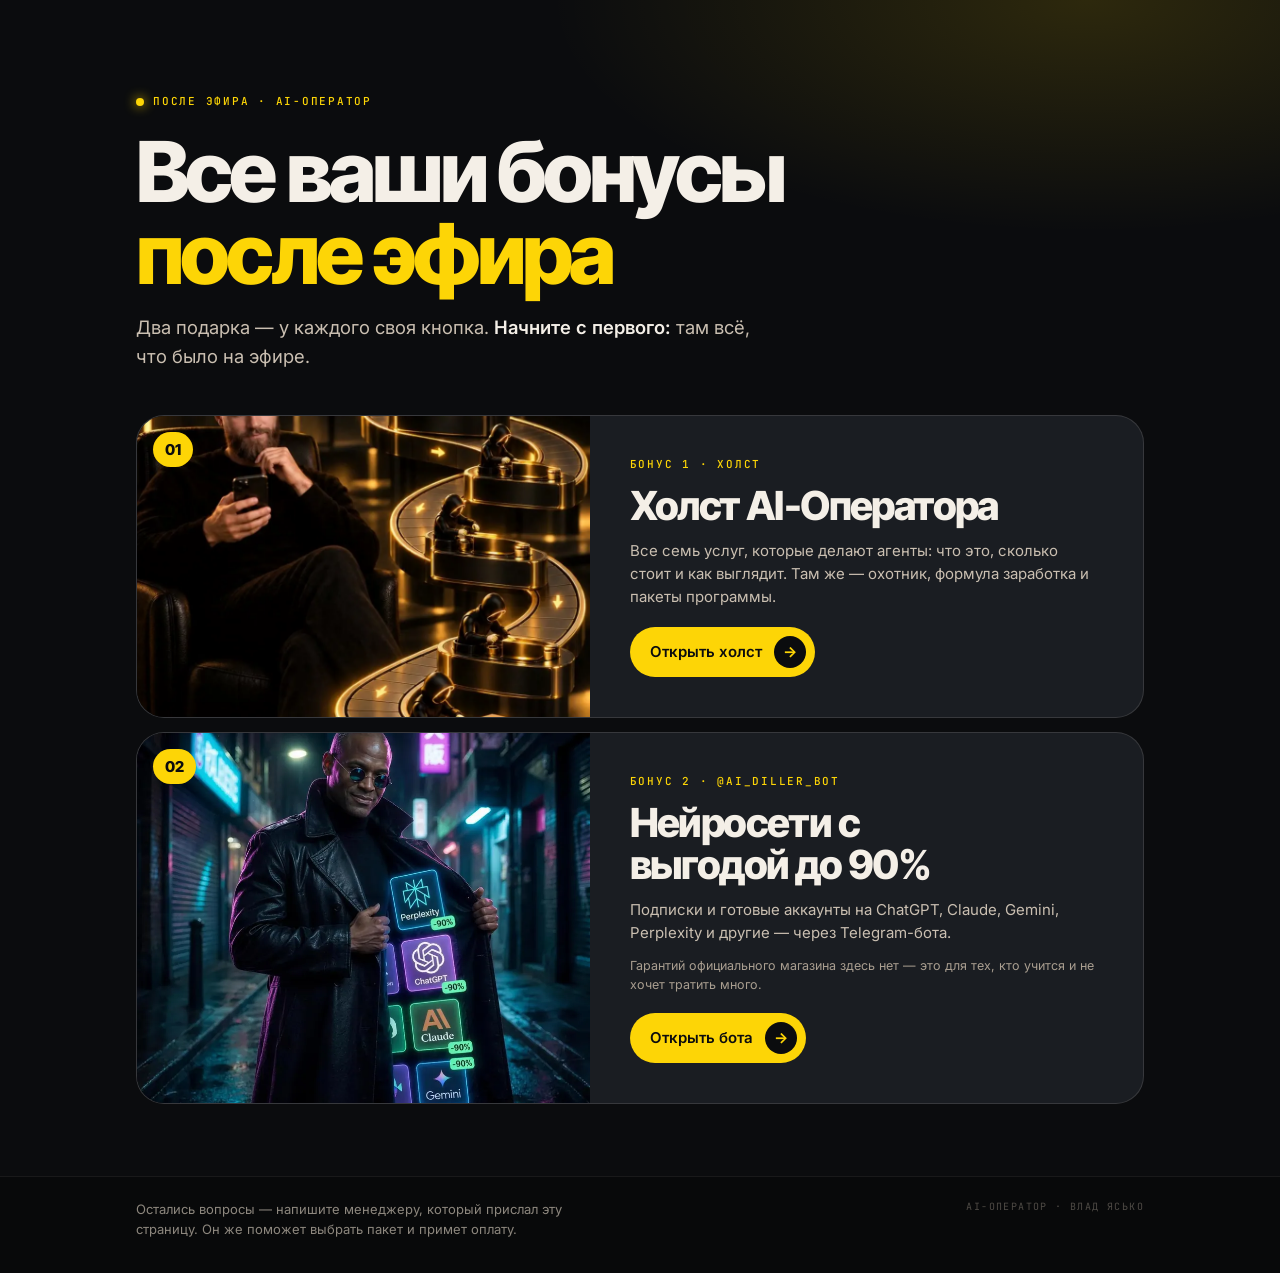
<file: site/index.html>
<!doctype html>
<html lang="ru">
<head>
<meta charset="utf-8">
<meta name="viewport" content="width=device-width,initial-scale=1,viewport-fit=cover">
<title>Ваши бонусы после эфира · AI-Оператор</title>
<meta name="description" content="Бонусы после эфира AI-Оператор: холст с семью услугами и нейросети с выгодой до 90%.">
<meta name="theme-color" content="#0b0c0e">
<meta property="og:type" content="website">
<meta property="og:title" content="Ваши бонусы после эфира · AI-Оператор">
<meta property="og:description" content="Холст с семью услугами, охотником и пакетами — и нейросети с выгодой до 90%.">
<meta property="og:image" content="https://ai-operator-holst.vercel.app/media/og-bonus.jpg">
<meta property="og:image:width" content="1200"><meta property="og:image:height" content="630">
<link rel="preconnect" href="https://fonts.googleapis.com">
<link rel="preconnect" href="https://fonts.gstatic.com" crossorigin>
<link href="https://fonts.googleapis.com/css2?family=Inter:wght@400;500;600&family=Inter+Tight:wght@700;800&family=JetBrains+Mono:wght@500&display=swap" rel="stylesheet">
<style>/* страница «Все ваши бонусы после эфира» (18.11) — те же токены, что у холста */
:root{
  --ink:#0b0c0e;--ink-2:#121417;--ink-3:#1a1d22;
  --cream:#f4efe7;--cream-soft:#cabfb1;--cream-mut:#a99e90;
  --gold:#fdd506;--gold-deep:#e6be00;
  --line:rgba(244,239,231,.13);--line-2:rgba(244,239,231,.07);
  --sans:"Inter",system-ui,-apple-system,sans-serif;
  --display:"Inter Tight","Inter",system-ui,sans-serif;
  --mono:"JetBrains Mono",ui-monospace,SFMono-Regular,monospace;
  --pad:clamp(16px,4.5vw,56px);--ease:cubic-bezier(.22,.61,.36,1);
}
*{box-sizing:border-box}
html{-webkit-text-size-adjust:100%}
body{margin:0;background:var(--ink);color:var(--cream);font-family:var(--sans);font-size:16px;line-height:1.55;-webkit-font-smoothing:antialiased;overflow-x:hidden}
img{max-width:100%;display:block}
a{color:inherit}
h1,h2{font-family:var(--display);margin:0;letter-spacing:-.03em;line-height:1.05;text-wrap:balance}
p{margin:0}
.wrap{max-width:1120px;margin:0 auto;padding:0 var(--pad)}
.k{font-family:var(--mono);font-size:11px;letter-spacing:.16em;text-transform:uppercase;font-weight:500}

.top{padding:clamp(40px,7vw,88px) 0 clamp(26px,4vw,44px);background:radial-gradient(60% 80% at 85% 0%,rgba(253,213,6,.14),transparent 70%)}
.eyebrow{display:inline-flex;align-items:center;gap:9px;color:var(--gold)}
.eyebrow i{width:8px;height:8px;border-radius:50%;background:var(--gold);box-shadow:0 0 12px var(--gold)}
h1{margin-top:18px;font-size:clamp(38px,7vw,84px);font-weight:800;letter-spacing:-.045em;line-height:.98}
h1 em{font-style:normal;color:var(--gold)}
.lead{margin-top:18px;max-width:52ch;color:var(--cream-soft);font-size:clamp(15.5px,1.7vw,18.5px)}
.lead b{color:var(--cream);font-weight:600}

.list{display:grid;gap:14px;padding-bottom:clamp(40px,6vw,72px)}
.bn{display:grid;grid-template-columns:minmax(0,.9fr) minmax(0,1.1fr);background:var(--ink-3);border:1px solid var(--line);border-radius:28px;overflow:hidden;text-decoration:none;transition:transform .25s var(--ease),border-color .25s}
.bn:hover{transform:translateY(-3px);border-color:rgba(253,213,6,.45)}
.bn:focus-visible{outline:2px solid var(--gold);outline-offset:3px}
.bn-img{position:relative;min-height:260px;background:var(--ink-2)}
.bn-img img{position:absolute;inset:0;width:100%;height:100%;object-fit:cover}
.bn-n{position:absolute;left:16px;top:16px;font-family:var(--display);font-weight:800;font-size:15px;color:var(--ink);background:var(--gold);border-radius:100px;padding:6px 12px;letter-spacing:-.01em}
.bn-t{padding:clamp(20px,3.2vw,40px);display:grid;gap:12px;align-content:center}
.bn-t .k{color:var(--gold)}
.bn h2{font-size:clamp(26px,3.2vw,40px);font-weight:800;letter-spacing:-.04em}
.bn p{color:var(--cream-soft);font-size:15px;max-width:52ch}
.bn small{font-size:12.5px;color:var(--cream-mut)}
.pill{justify-self:start;display:inline-flex;align-items:center;gap:12px;border-radius:100px;background:var(--gold);color:var(--ink);padding:9px 9px 9px 20px;font-weight:600;font-size:15px;margin-top:6px}
.pill i{display:grid;place-items:center;width:32px;height:32px;border-radius:50%;background:var(--ink);color:var(--gold);font-style:normal;font-weight:700;transition:transform .2s var(--ease)}
.bn:hover .pill i{transform:translateX(3px)}
.bn.wait{cursor:default}
.bn.wait:hover{transform:none;border-color:var(--line)}
.pill.off{background:transparent;color:var(--cream-soft);border:1px dashed var(--line);padding:11px 18px}

.foot{border-top:1px solid var(--line-2);padding:22px 0 34px;background:#08090a}
.foot .wrap{display:flex;flex-wrap:wrap;justify-content:space-between;gap:10px 24px}
.foot p{font-size:13px;color:#8d877e;max-width:60ch}
.foot span{font-family:var(--mono);font-size:10px;letter-spacing:.14em;text-transform:uppercase;color:#4f4b46}

@media (max-width:760px){
  .bn{grid-template-columns:minmax(0,1fr);border-radius:24px}
  .bn-img{min-height:0;aspect-ratio:16/10}
  .bn-t{padding:18px 18px 22px}
}
@media (prefers-reduced-motion:reduce){*{transition:none!important}}
</style>
</head>
<body>
<header class="top"><div class="wrap">
  <span class="eyebrow k"><i></i>после эфира · AI-Оператор</span>
  <h1>Все ваши бонусы <em>после эфира</em></h1>
  <p class="lead">Два подарка — у каждого своя кнопка. <b>Начните с первого:</b> там всё, что было на эфире.</p>
</div></header>
<main class="wrap list"><a class='bn' href='holst.html'><div class='bn-img'><img src='media/hero-bg.webp' alt='Влад Ясько — холст AI-Оператора' loading='eager'><span class='bn-n'>01</span></div><div class='bn-t'><span class='k'>бонус 1 · холст</span><h2>Холст AI‑Оператора</h2><p>Все семь услуг, которые делают агенты: что это, сколько стоит и как выглядит. Там же — охотник, формула заработка и пакеты программы.</p><span class='pill'>Открыть холст<i>→</i></span></div></a><a class='bn' href='https://t.me/ai_diller_bot' target='_blank' rel='noopener'><div class='bn-img'><img src='media/bariga.webp' alt='AI-барыга: подписки на нейросети со скидкой' loading='lazy'><span class='bn-n'>02</span></div><div class='bn-t'><span class='k'>бонус 2 · @ai_diller_bot</span><h2>Нейросети с выгодой до 90%</h2><p>Подписки и готовые аккаунты на ChatGPT, Claude, Gemini, Perplexity и другие — через Telegram-бота.</p><small>Гарантий официального магазина здесь нет — это для тех, кто учится и не хочет тратить много.</small><span class='pill'>Открыть бота<i>→</i></span></div></a></main>
<footer class="foot"><div class="wrap">
  <p>Остались вопросы — напишите менеджеру, который прислал эту страницу. Он же поможет выбрать пакет и примет оплату.</p>
  <span>AI-Оператор · Влад Ясько</span>
</div></footer>
</body>
</html>
</file>
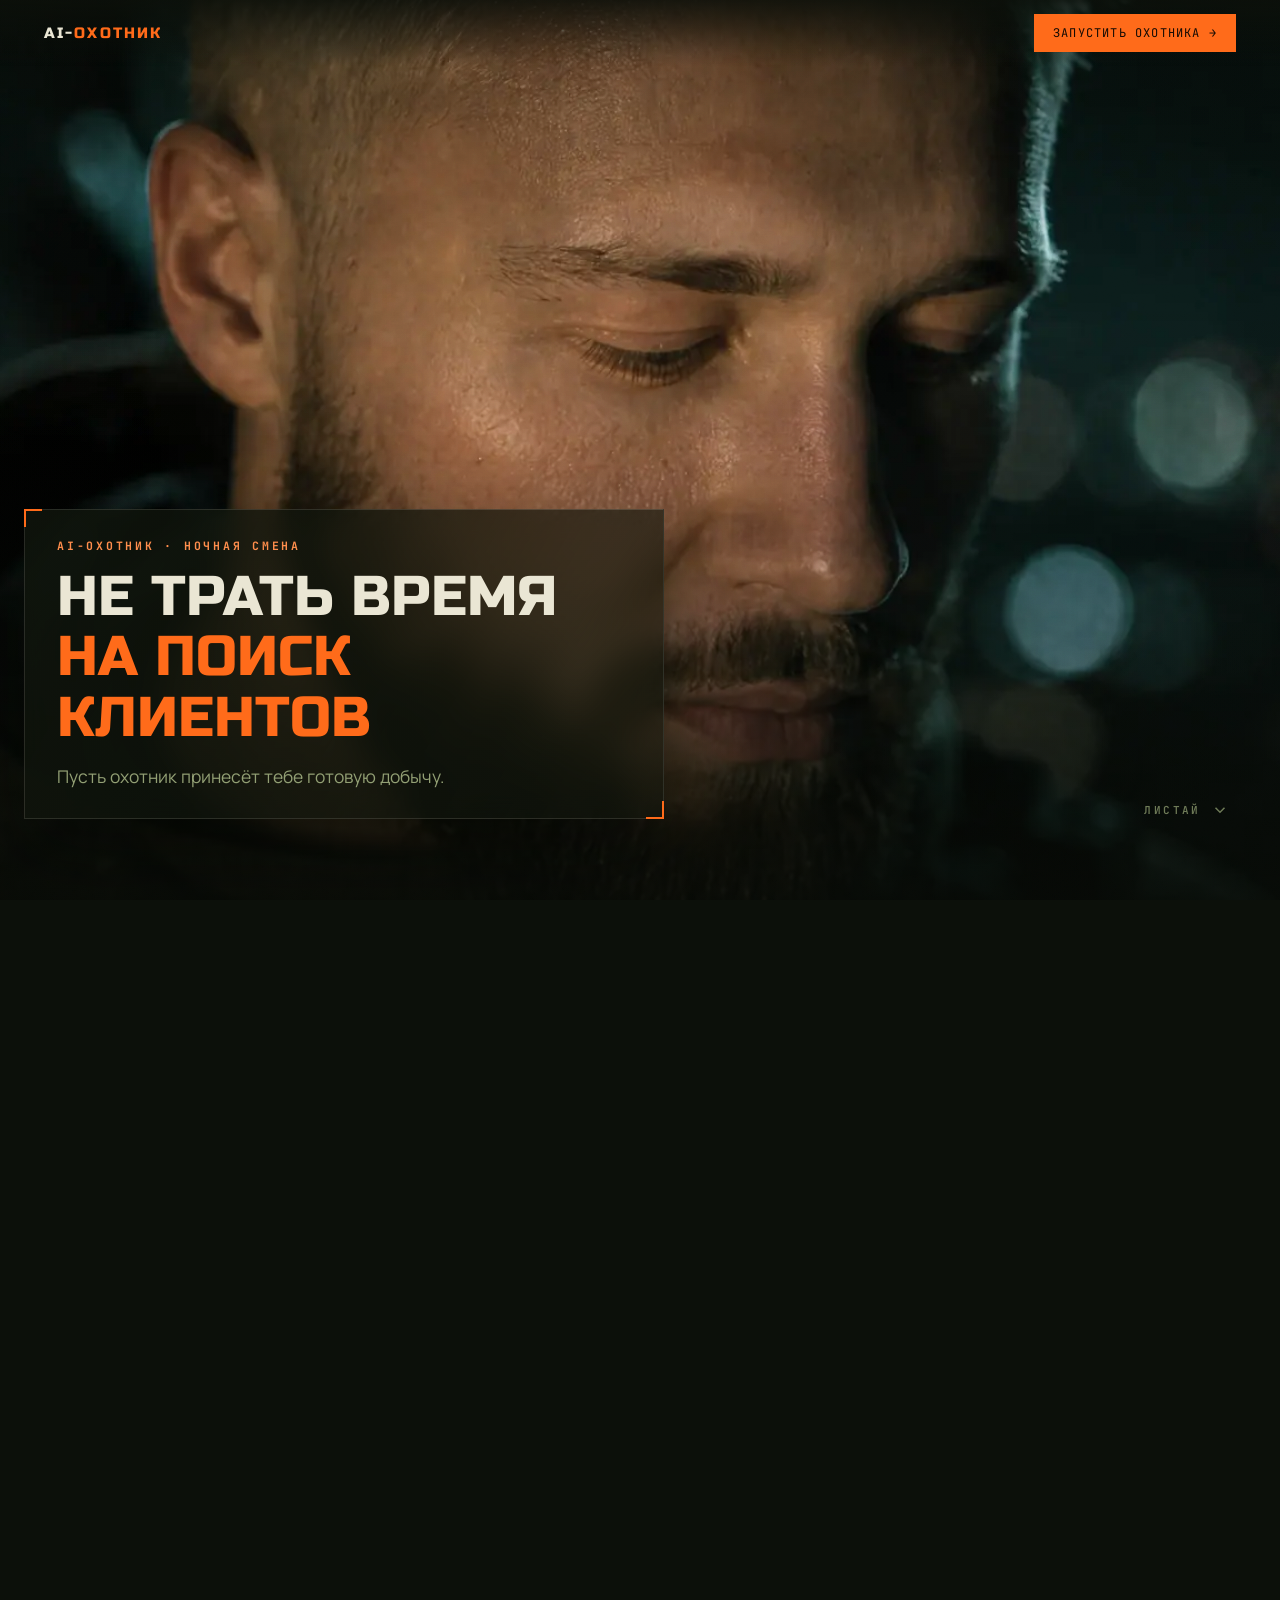
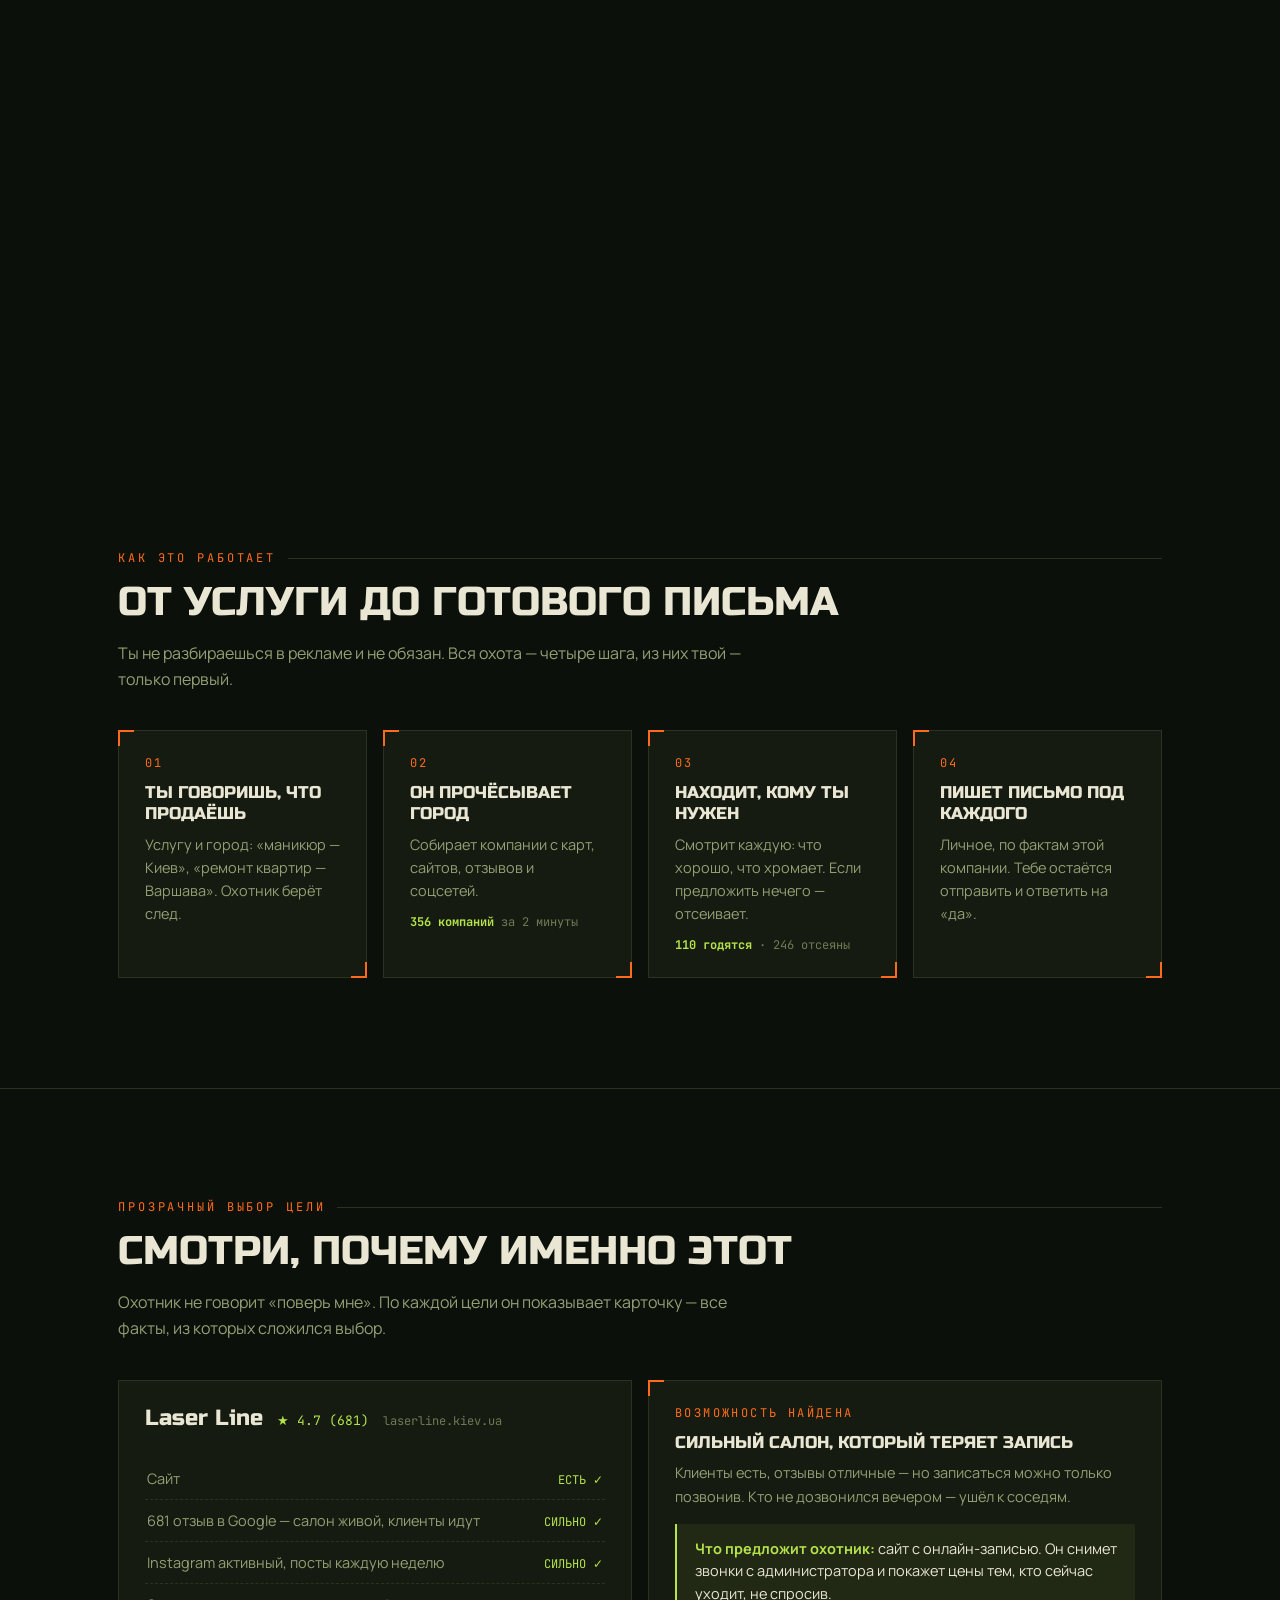
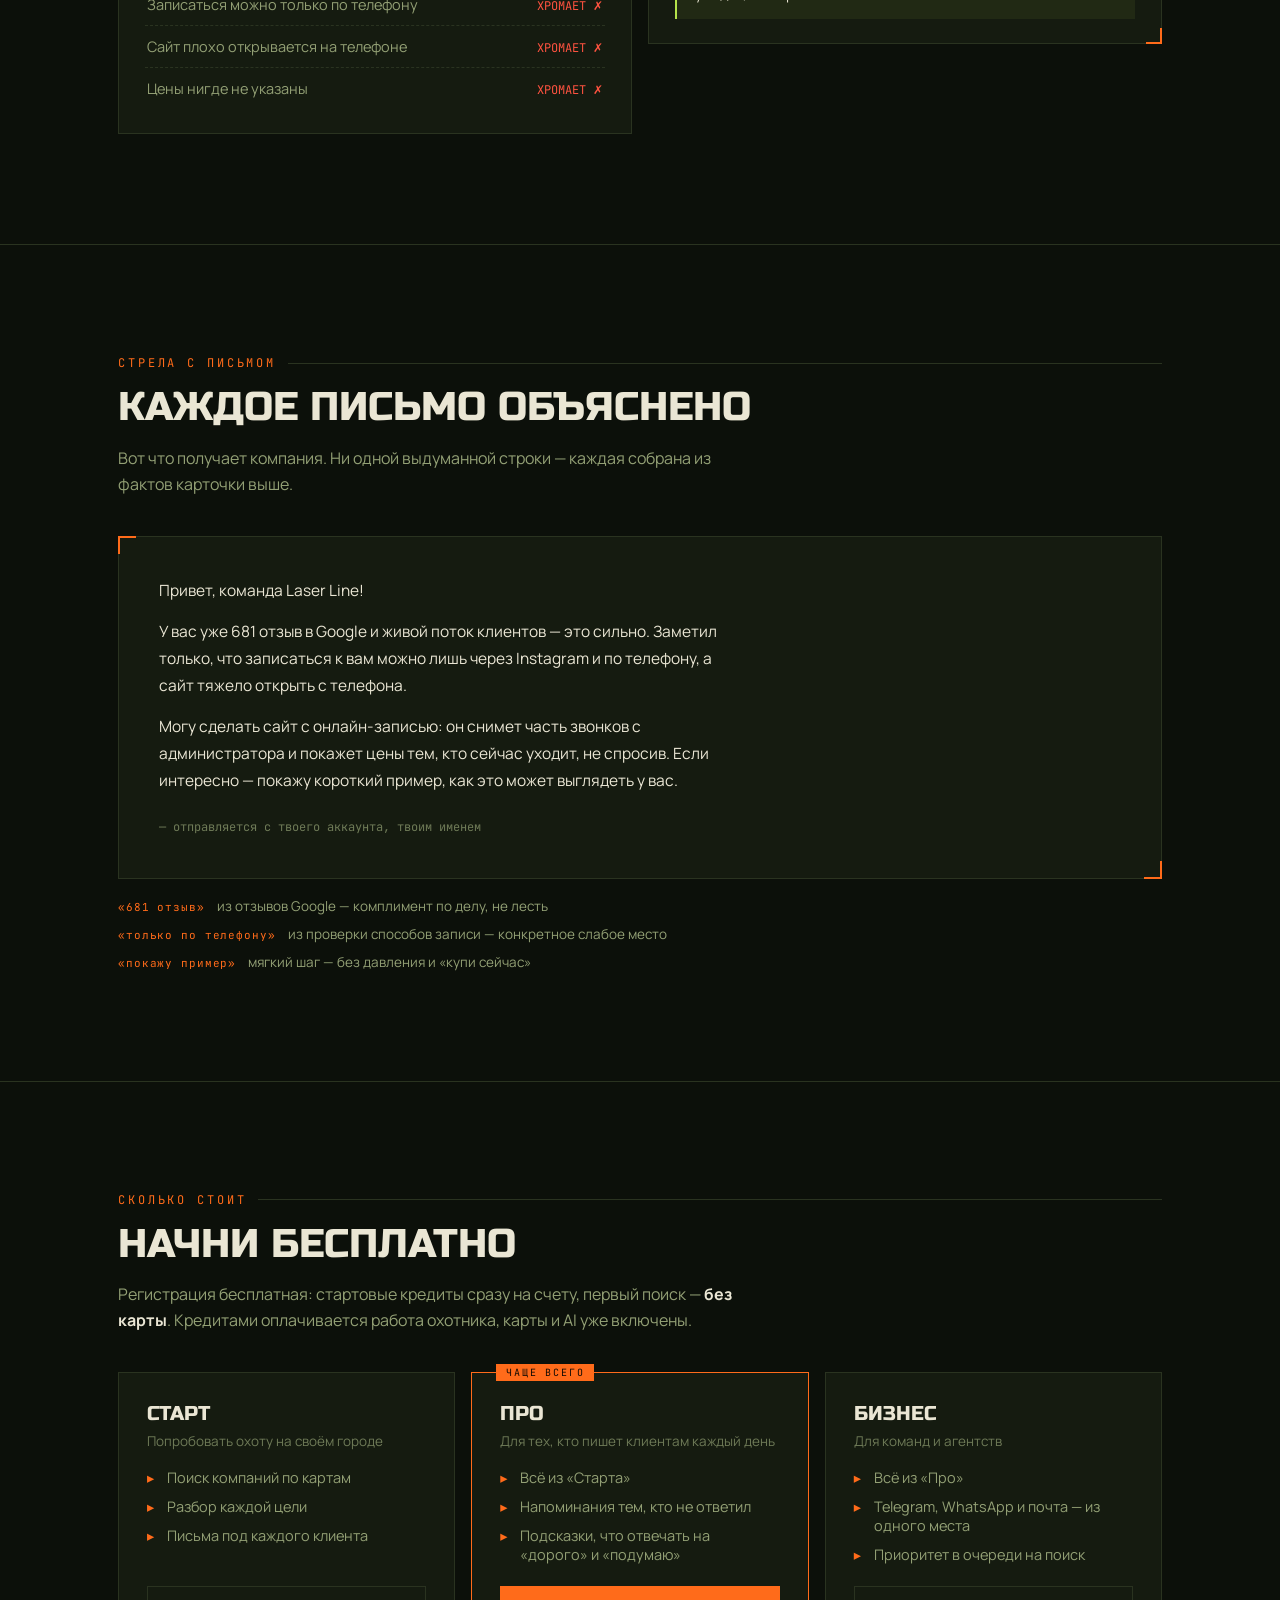
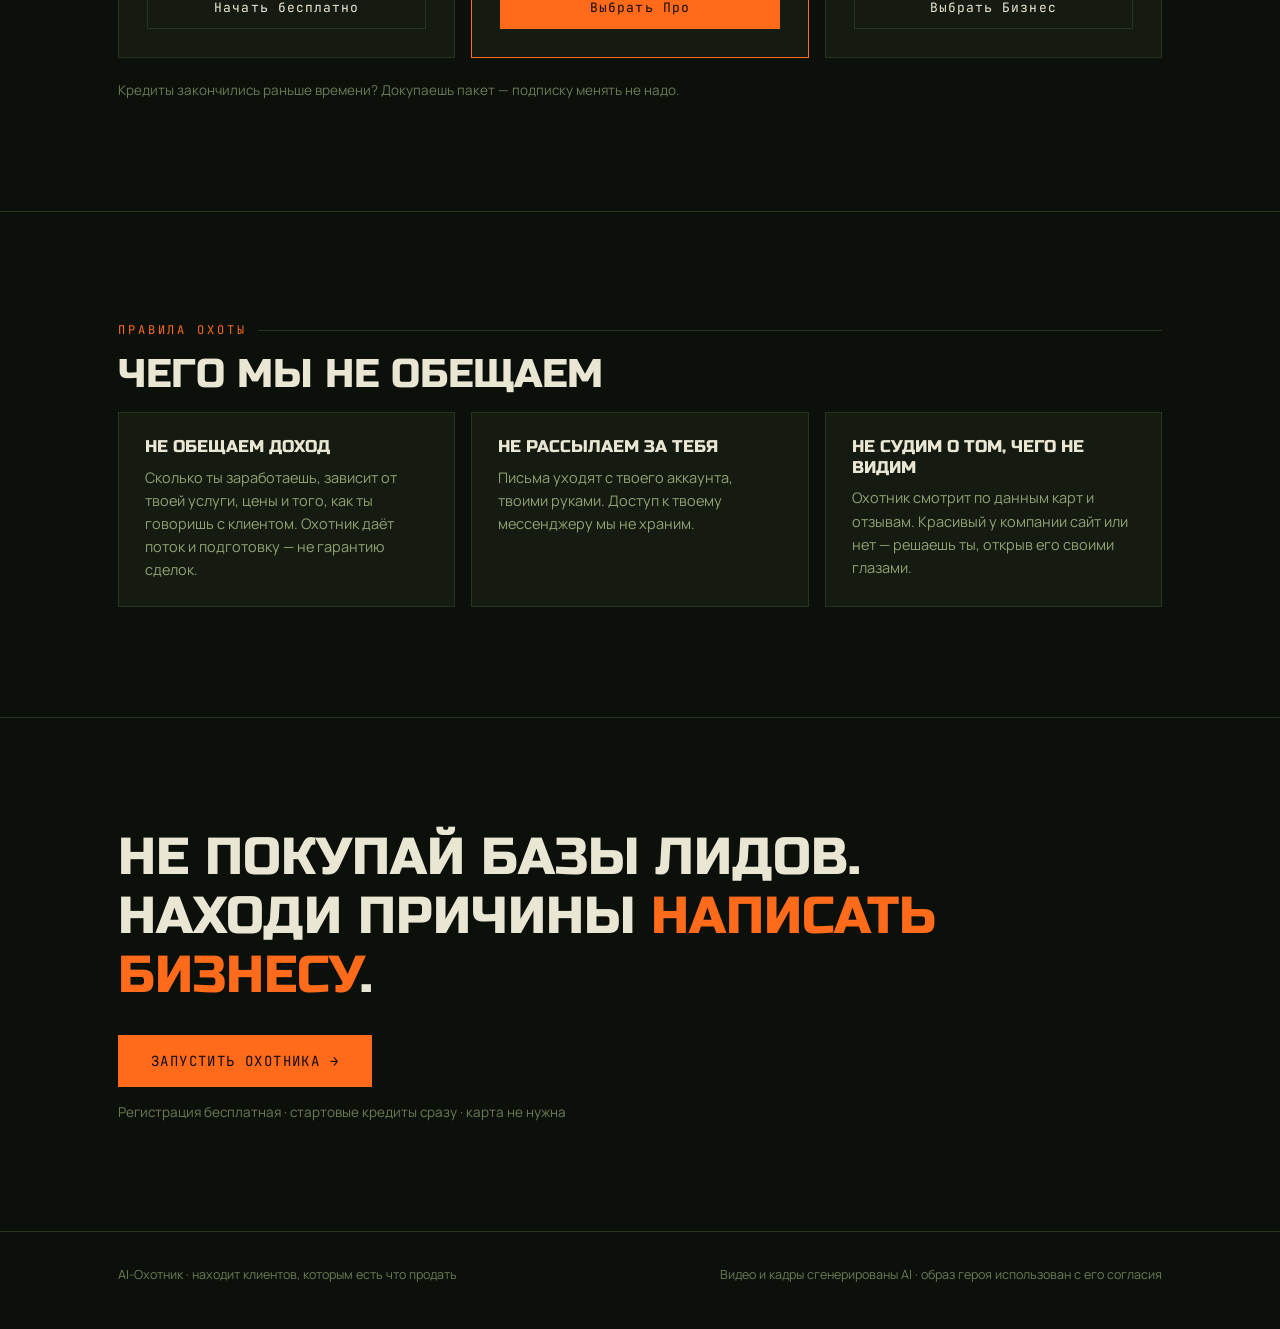
<file: site/demo/hunter/index.html>
<!doctype html>
<html lang="ru">
<head>
<meta charset="utf-8">
<meta name="viewport" content="width=device-width, initial-scale=1, viewport-fit=cover">
<title>AI-Охотник — находит клиентов, которым есть что продать</title>
<meta name="description" content="Ты говоришь, какую услугу продаёшь. AI-Охотник находит людей, которым она нужна, и готовит письмо под каждого.">
<link rel="preconnect" href="https://fonts.googleapis.com">
<link rel="preconnect" href="https://fonts.gstatic.com" crossorigin>
<link href="https://fonts.googleapis.com/css2?family=Russo+One&family=Manrope:wght@400;500;700&family=JetBrains+Mono:wght@400;700&display=swap" rel="stylesheet">

<style>
:root{
  --ink:#0C100A;
  --panel:#151B10;
  --panel-2:#1B2214;
  --line:#2A3320;
  --on-dark:#EAE6D4;
  --muted:#93A075;
  --dim:#6E7A57;
  --accent:#FF6B1A;
  --accent-soft:#FF8E4D;
  --lime:#B4E34A;
  --display:'Russo One',sans-serif;
  --sans:'Manrope',system-ui,sans-serif;
  --mono:'JetBrains Mono',monospace;
}
*{box-sizing:border-box;margin:0;padding:0}
html{scroll-behavior:smooth}
body{background:var(--ink);color:var(--on-dark);font-family:var(--sans);overflow-x:hidden}

/* ---------- шапка ---------- */
.chrome{position:fixed;top:0;left:0;right:0;z-index:70;display:flex;align-items:center;justify-content:space-between;
  padding:14px clamp(18px,4vw,44px);background:linear-gradient(rgba(12,16,10,.85),rgba(12,16,10,0));pointer-events:none}
.chrome>*{pointer-events:auto}
.chrome .logo{font-family:var(--display);font-size:15px;letter-spacing:.14em;color:var(--on-dark);text-decoration:none}
.chrome .logo span{color:var(--accent)}
.chrome .cta{font-family:var(--mono);font-size:12px;letter-spacing:.1em;text-decoration:none;color:#140b04;
  background:var(--accent);padding:10px 18px;border:1px solid var(--accent);transition:background .25s,color .25s}
.chrome .cta:hover{background:transparent;color:var(--accent)}

/* ---------- лоадер ---------- */
#tkLoader{position:fixed;inset:0;z-index:200;background:var(--ink);display:flex;flex-direction:column;
  align-items:center;justify-content:center;gap:22px;transition:opacity .6s ease,visibility .6s}
#tkLoader.done{opacity:0;visibility:hidden;pointer-events:none}
#tkLoader .lm{font-family:var(--display);font-size:18px;letter-spacing:.18em;text-transform:uppercase}
#tkLoader .lm span{color:var(--accent)}
#tkLoader .ret{width:46px;height:46px;border:1px solid var(--line);border-radius:50%;position:relative;animation:spin 3.2s linear infinite}
#tkLoader .ret::before{content:'';position:absolute;inset:9px;border:1px solid var(--accent);border-radius:50%;
  border-top-color:transparent;border-bottom-color:transparent}
#tkLoader .ret::after{content:'';position:absolute;left:50%;top:50%;width:4px;height:4px;margin:-2px;
  background:var(--accent);border-radius:50%}
@keyframes spin{to{transform:rotate(360deg)}}
#tkLoader .lb{width:min(280px,60vw);height:2px;background:rgba(234,230,212,.14);overflow:hidden}
#tkLoader .lb i{display:block;height:100%;width:0;background:var(--accent);transition:width .25s ease}
#tkLoader .lp{font-family:var(--mono);font-size:12px;color:var(--dim);font-variant-numeric:tabular-nums;letter-spacing:.08em}

/* ---------- прогресс ---------- */
#tkProgress{position:fixed;top:0;left:0;height:2px;width:0;background:var(--accent);z-index:80;transition:width .1s linear}

/* ---------- сцена ---------- */
#track{position:relative;height:760vh;background:var(--ink)}
#stage{position:sticky;top:0;height:100vh;overflow:hidden;background:var(--ink)}
#seq{position:absolute;inset:0;width:100%;height:100%;display:block}
.tk-vign{position:absolute;inset:0;z-index:1;pointer-events:none;
  background:radial-gradient(ellipse 94% 80% at 55% 46%,transparent 44%,rgba(7,10,6,.52) 100%)}
.tk-shade{position:absolute;inset:0;z-index:1;pointer-events:none;
  background:linear-gradient(to top,rgba(7,10,6,.82) 0%,rgba(7,10,6,.58) 14%,rgba(7,10,6,.28) 32%,
    rgba(7,10,6,.06) 54%,rgba(7,10,6,0) 70%,rgba(7,10,6,.34) 100%)}
.tk-grain{position:absolute;inset:0;z-index:2;pointer-events:none;opacity:.05;mix-blend-mode:overlay;
  background-image:url("data:image/svg+xml,%3Csvg xmlns='http://www.w3.org/2000/svg' width='120' height='120'%3E%3Cfilter id='n'%3E%3CfeTurbulence type='fractalNoise' baseFrequency='0.9' numOctaves='2'/%3E%3C/filter%3E%3Crect width='120' height='120' filter='url(%23n)' opacity='0.9'/%3E%3C/svg%3E")}

/* ---------- главы ---------- */
.tk-ch{position:absolute;z-index:3;left:50%;transform:translateX(-50%);width:min(1240px,100% - 48px);
  bottom:clamp(56px,9vh,110px);opacity:0;visibility:hidden;pointer-events:none;transition:opacity .42s ease}
.tk-ch.on{opacity:1;visibility:visible;pointer-events:auto}
.tk-card{max-width:640px;padding:28px 32px;
  background:linear-gradient(120deg,rgba(15,20,12,.90),rgba(15,20,12,.55));
  backdrop-filter:blur(14px) saturate(1.05);-webkit-backdrop-filter:blur(14px) saturate(1.05);
  border:1px solid rgba(234,230,212,.13);box-shadow:0 30px 70px rgba(4,6,3,.5);position:relative;
  transform:translateY(28px);transition:transform .6s cubic-bezier(.2,.7,.2,1)}
.tk-card::before{content:'';position:absolute;top:-1px;left:-1px;width:16px;height:16px;
  border-top:2px solid var(--accent);border-left:2px solid var(--accent)}
.tk-card::after{content:'';position:absolute;bottom:-1px;right:-1px;width:16px;height:16px;
  border-bottom:2px solid var(--accent);border-right:2px solid var(--accent)}
.tk-ch.on .tk-card{transform:translateY(0)}
.tk-eyebrow{display:block;font-family:var(--mono);font-size:11.5px;font-weight:700;letter-spacing:.24em;
  text-transform:uppercase;color:var(--accent-soft);margin-bottom:14px}
.tk-card h1,.tk-card h2{font-family:var(--display);font-weight:400;margin:0 0 14px;line-height:1.08;
  text-transform:uppercase;text-wrap:balance}
.tk-card h1{font-size:clamp(30px,5vw,56px)}
.tk-card h2{font-size:clamp(22px,3.4vw,38px)}
.tk-card .cop{color:var(--accent)}
.tk-card p{color:var(--muted);font-size:clamp(15px,1.5vw,17.5px);max-width:52ch;line-height:1.6}

/* ---------- финальная развилка ---------- */
.tk-ch.fork{bottom:auto;top:50%;transform:translate(-50%,-50%);text-align:center}
.tk-ch.fork::before{content:"";position:absolute;left:50%;top:50%;transform:translate(-50%,-50%);
  width:130%;height:150%;z-index:-1;pointer-events:none;
  background:radial-gradient(ellipse at center,rgba(7,10,6,.76) 0%,rgba(7,10,6,.54) 45%,rgba(7,10,6,0) 74%)}
.tk-fork-t{font-family:var(--display);font-weight:400;font-size:clamp(24px,3.8vw,42px);margin:0 0 30px;line-height:1.14;
  text-transform:uppercase;text-wrap:balance;text-shadow:0 4px 28px rgba(4,6,3,.8)}
.tk-fork{display:grid;grid-template-columns:repeat(2,minmax(0,1fr));gap:18px;max-width:860px;margin:0 auto}
.tk-fc{display:block;text-decoration:none;color:inherit;text-align:left;padding:26px 28px;
  border:1px solid rgba(234,230,212,.16);box-shadow:0 24px 60px rgba(4,6,3,.42);position:relative;
  transform:translateY(26px);opacity:0;
  transition:transform .6s cubic-bezier(.2,.7,.2,1),opacity .5s ease,box-shadow .3s ease,border-color .3s ease}
.tk-ch.fork.on .tk-fc{transform:translateY(0);opacity:1}
.tk-ch.fork.on .tk-fc:nth-child(2){transition-delay:.1s}
.tk-fc.a{background:linear-gradient(135deg,rgba(21,27,16,.94),rgba(35,44,26,.86))}
.tk-fc.b{background:linear-gradient(135deg,rgba(255,107,26,.96),rgba(200,74,10,.9));color:#140b04}
.tk-fc.b p{color:rgba(20,11,4,.75)}
.tk-fc.b .fe{color:#140b04}
.tk-fc:hover{box-shadow:0 34px 80px rgba(4,6,3,.6);border-color:rgba(255,142,77,.5)}
.tk-fc:focus-visible{outline:2px solid var(--accent-soft);outline-offset:4px}
.tk-fc .fe{display:block;font-family:var(--mono);font-size:11px;font-weight:700;letter-spacing:.2em;
  text-transform:uppercase;margin-bottom:12px;color:var(--accent-soft)}
.tk-fc h3{font-family:var(--display);font-weight:400;font-size:clamp(19px,2.3vw,26px);margin:0 0 10px;
  line-height:1.14;text-transform:uppercase}
.tk-fc p{font-size:14.5px;color:var(--muted);margin:0 0 16px;line-height:1.55}
.tk-fc .fb{display:inline-flex;align-items:center;gap:8px;font-size:14px;font-weight:700}
.tk-fc .arr{transition:transform .25s ease}
.tk-fc:hover .arr{transform:translateX(5px)}

/* ---------- подсказка ---------- */
.tk-cue{position:absolute;z-index:3;right:clamp(22px,4vw,52px);bottom:clamp(56px,9vh,110px);
  display:flex;align-items:center;gap:10px;font-family:var(--mono);font-size:11px;font-weight:600;letter-spacing:.22em;
  text-transform:uppercase;color:var(--dim);transition:opacity .4s ease}
.tk-cue svg{width:18px;height:18px;animation:tkbob 1.9s ease-in-out infinite}
@keyframes tkbob{0%,100%{transform:translateY(0)}50%{transform:translateY(5px)}}
.tk-cue.hide{opacity:0}

/* ---------- обычные секции ---------- */
.wrap{max-width:1100px;margin:0 auto;padding:0 clamp(20px,4vw,28px)}
section{padding:clamp(64px,9vw,110px) 0;border-bottom:1px solid var(--line)}
.eyebrow{font-family:var(--mono);font-size:12px;letter-spacing:.24em;text-transform:uppercase;
  color:var(--accent);display:flex;align-items:center;gap:12px;margin-bottom:14px}
.eyebrow::after{content:'';flex:1;height:1px;background:var(--line)}
h2.sec{font-family:var(--display);font-weight:400;font-size:clamp(26px,3.8vw,40px);
  text-transform:uppercase;line-height:1.14;margin-bottom:14px;text-wrap:balance}
.lead{color:var(--muted);max-width:640px;margin-bottom:38px;line-height:1.65}
.lead b{color:var(--on-dark)}

.grid4{display:grid;grid-template-columns:repeat(4,1fr);gap:16px}
.grid3{display:grid;grid-template-columns:repeat(3,1fr);gap:16px}
.grid2{display:grid;grid-template-columns:1fr 1fr;gap:16px}
@media(max-width:960px){.grid4{grid-template-columns:1fr 1fr}}
@media(max-width:640px){.grid4,.grid3,.grid2{grid-template-columns:1fr}}

.card{position:relative;background:var(--panel);border:1px solid var(--line);padding:24px 26px}
.card.scoped::before{content:'';position:absolute;top:-1px;left:-1px;width:14px;height:14px;
  border-top:2px solid var(--accent);border-left:2px solid var(--accent)}
.card.scoped::after{content:'';position:absolute;bottom:-1px;right:-1px;width:14px;height:14px;
  border-bottom:2px solid var(--accent);border-right:2px solid var(--accent)}
.card .num{font-family:var(--mono);font-size:12px;color:var(--accent);letter-spacing:.2em;margin-bottom:12px;display:block}
.card h3{font-family:var(--display);font-weight:400;font-size:16.5px;text-transform:uppercase;margin-bottom:8px;line-height:1.25}
.card p{color:var(--muted);font-size:14.5px;line-height:1.6}
.card p b{color:var(--on-dark)}
.card .stat{font-family:var(--mono);font-size:12px;color:var(--dim);margin-top:12px;display:block}
.card .stat b{color:var(--lime);font-weight:700}

/* разбор цели */
.dossier{display:grid;grid-template-columns:1fr 1fr;gap:16px;align-items:start}
@media(max-width:860px){.dossier{grid-template-columns:1fr}}
.dossier .head{display:flex;align-items:baseline;gap:14px;margin-bottom:18px;flex-wrap:wrap}
.dossier .head h3{font-family:var(--display);font-weight:400;font-size:22px;text-transform:none}
.dossier .head .stars{font-family:var(--mono);font-size:13px;color:var(--lime)}
.dossier .head .site{font-family:var(--mono);font-size:12px;color:var(--dim)}
ul.facts{list-style:none;display:flex;flex-direction:column}
ul.facts li{display:flex;justify-content:space-between;gap:14px;align-items:baseline;
  padding:11px 2px;border-bottom:1px dashed var(--line);font-size:14.5px;color:var(--muted)}
ul.facts li:last-child{border-bottom:none}
ul.facts .ok{color:var(--lime);font-family:var(--mono);font-size:12px;white-space:nowrap}
ul.facts .bad{color:#FF5340;font-family:var(--mono);font-size:12px;white-space:nowrap}
.opp{margin-top:16px;padding:14px 18px;border-left:2px solid var(--lime);background:rgba(180,227,74,.07);
  color:var(--on-dark);font-size:14.5px;line-height:1.55}
.opp b{color:var(--lime)}

/* письмо */
.letter{background:var(--panel);border:1px solid var(--line);padding:clamp(24px,4vw,40px);position:relative}
.letter::before{content:'';position:absolute;top:-1px;left:-1px;width:16px;height:16px;border-top:2px solid var(--accent);border-left:2px solid var(--accent)}
.letter::after{content:'';position:absolute;bottom:-1px;right:-1px;width:16px;height:16px;border-bottom:2px solid var(--accent);border-right:2px solid var(--accent)}
.letter p{color:var(--on-dark);font-size:15.5px;line-height:1.75;max-width:62ch}
.letter p+p{margin-top:14px}
.letter .from{margin-top:22px;font-family:var(--mono);font-size:12px;color:var(--dim)}
.expl{display:flex;flex-direction:column;gap:10px;margin-top:18px}
.expl .row{display:flex;gap:12px;align-items:baseline;font-size:13.5px;color:var(--muted)}
.expl .row .tag{font-family:var(--mono);font-size:11px;color:var(--accent);white-space:nowrap;letter-spacing:.08em}

/* цены */
.plans{display:grid;grid-template-columns:repeat(3,1fr);gap:16px;align-items:stretch}
@media(max-width:860px){.plans{grid-template-columns:1fr}}
.plan{background:var(--panel);border:1px solid var(--line);padding:28px;display:flex;flex-direction:column;gap:0;position:relative}
.plan.hot{border-color:var(--accent)}
.plan.hot::before{content:'ЧАЩЕ ВСЕГО';position:absolute;top:-9px;left:24px;font-family:var(--mono);
  font-size:10px;letter-spacing:.18em;background:var(--accent);color:#140b04;padding:2px 10px}
.plan h3{font-family:var(--display);font-weight:400;font-size:20px;text-transform:uppercase;margin-bottom:6px}
.plan .for{font-size:13.5px;color:var(--dim);margin-bottom:18px}
.plan ul{list-style:none;display:flex;flex-direction:column;gap:10px;margin-bottom:22px}
.plan li{font-size:14.5px;color:var(--muted);padding-left:20px;position:relative}
.plan li::before{content:'▸';position:absolute;left:0;color:var(--accent)}
.plan .go{margin-top:auto;text-align:center;font-family:var(--mono);font-size:13px;letter-spacing:.08em;
  text-decoration:none;padding:12px 16px;border:1px solid var(--line);color:var(--on-dark);transition:border-color .25s,background .25s,color .25s}
.plan .go:hover{border-color:var(--accent);color:var(--accent)}
.plan.hot .go{background:var(--accent);border-color:var(--accent);color:#140b04}
.plan.hot .go:hover{background:transparent;color:var(--accent)}
.pricenote{margin-top:22px;color:var(--dim);font-size:13.5px;max-width:640px;line-height:1.6}

/* финал */
.final{border-bottom:none;text-align:left}
.final .fin{font-family:var(--display);font-weight:400;font-size:clamp(28px,4.6vw,52px);
  line-height:1.14;text-transform:uppercase;max-width:820px;text-wrap:balance;margin-bottom:30px}
.final .fin span{color:var(--accent)}
.final .cta-big{display:inline-block;font-family:var(--mono);font-size:14px;letter-spacing:.1em;text-decoration:none;
  color:#140b04;background:var(--accent);padding:16px 32px;border:1px solid var(--accent);transition:background .25s,color .25s}
.final .cta-big:hover{background:transparent;color:var(--accent)}
.final .sub{margin-top:16px;color:var(--dim);font-size:13.5px}

footer{padding:34px 0 46px;color:var(--dim);font-size:12.5px;border-top:1px solid var(--line)}
footer .wrap{display:flex;justify-content:space-between;gap:18px;flex-wrap:wrap}

/* ---------- reduced motion ---------- */
@media(prefers-reduced-motion:reduce){
  #track{height:auto}
  #stage{position:relative;height:auto;padding:140px 0 64px;
    background:var(--ink) url('poster.jpg') center/cover no-repeat}
  #seq{display:none}
  .tk-ch{position:relative;left:auto;bottom:auto;top:auto;transform:none;opacity:1;visibility:visible;
    pointer-events:auto;margin:0 auto 22px}
  .tk-ch.fork{transform:none}
  .tk-card,.tk-fc{transform:none;opacity:1}
  .tk-cue,#tkLoader{display:none}
  *{transition:none!important;animation:none!important}
}
@media(max-width:860px){
  #track{height:600vh}
  .tk-card{padding:22px 24px}
  .tk-fork{grid-template-columns:1fr;gap:14px}
  .tk-fc{padding:20px 22px}
  .tk-fc p{display:none}
  .tk-cue{display:none}
}
</style>
</head>
<body>

<header class="chrome">
  <a class="logo" href="#">AI-<span>ОХОТНИК</span></a>
  <a class="cta" href="#" data-x>ЗАПУСТИТЬ ОХОТНИКА →</a>
</header>

<div id="tkLoader">
  <div class="ret" aria-hidden="true"></div>
  <span class="lm">AI-<span>Охотник</span></span>
  <div class="lb"><i id="tkLoadBar"></i></div>
  <span class="lp" id="tkLoadPct">0%</span>
</div>

<div id="tkProgress"></div>

<div id="track">
  <div id="stage">
    <canvas id="seq"></canvas>
    <div class="tk-vign"></div>
    <div class="tk-shade"></div>
    <div class="tk-grain"></div>

    <div class="tk-ch" data-start="0" data-end="0.09">
      <div class="tk-card">
        <span class="tk-eyebrow">AI-Охотник · Ночная смена</span>
        <h1>Не трать время<br><span class="cop">на поиск клиентов</span></h1>
        <p>Пусть охотник принесёт тебе готовую добычу.</p>
      </div>
    </div>

    <div class="tk-ch" data-start="0.11" data-end="0.19">
      <div class="tk-card">
        <span class="tk-eyebrow">01 · Выход на охоту</span>
        <h2>Пока ты спишь — он работает</h2>
        <p>Каждый вечер охотник выходит на охоту за клиентами для тебя.</p>
      </div>
    </div>

    <div class="tk-ch" data-start="0.21" data-end="0.30">
      <div class="tk-card">
        <span class="tk-eyebrow">02 · След</span>
        <h2>Скажи, что ты продаёшь</h2>
        <p>Услугу и город. «Маникюр — Киев». Больше от тебя ничего не нужно — дальше он сам.</p>
      </div>
    </div>

    <div class="tk-ch" data-start="0.33" data-end="0.46">
      <div class="tk-card">
        <span class="tk-eyebrow">03 · Прочёсывание</span>
        <h2>Он видит каждого</h2>
        <p>Проходит город насквозь: сайты, карты, отзывы, соцсети. Сотни компаний за пару минут.</p>
      </div>
    </div>

    <div class="tk-ch" data-start="0.48" data-end="0.58">
      <div class="tk-card">
        <span class="tk-eyebrow">04 · Выбор цели</span>
        <h2>И выбирает осознанно</h2>
        <p>По каждой цели — карточка: что у неё хорошо, что хромает и почему ей нужен именно ты.</p>
      </div>
    </div>

    <div class="tk-ch" data-start="0.60" data-end="0.70">
      <div class="tk-card">
        <span class="tk-eyebrow">05 · Заряжание</span>
        <h2>На каждой стреле — письмо</h2>
        <p>Не рассылка под копирку. Личное предложение, собранное из фактов об этой компании.</p>
      </div>
    </div>

    <div class="tk-ch" data-start="0.72" data-end="0.80">
      <div class="tk-card">
        <span class="tk-eyebrow">06 · Залп</span>
        <h2>Несколько целей — один выстрел за другим</h2>
        <p>Каждое письмо летит точно в свою цель. Никакого спама по площадям.</p>
      </div>
    </div>

    <div class="tk-ch" data-start="0.82" data-end="0.90">
      <div class="tk-card">
        <span class="tk-eyebrow">07 · Добыча</span>
        <h2>Люди получают — и отвечают</h2>
        <p>Потому что письмо про них, а не про тебя. Его хочется дочитать и ответить.</p>
      </div>
    </div>

    <div class="tk-ch fork" data-start="0.92" data-end="1.01">
      <h2 class="tk-fork-t">Готов запустить своего охотника?</h2>
      <div class="tk-fork">
        <a class="tk-fc a" href="#how">
          <span class="fe">Сначала посмотреть</span>
          <h3>Как он охотится</h3>
          <p>Четыре шага от твоей услуги до готового письма клиенту.</p>
          <span class="fb">Смотреть <span class="arr">→</span></span>
        </a>
        <a class="tk-fc b" href="#" data-x>
          <span class="fe">Стартовые кредиты сразу</span>
          <h3>Запустить охотника</h3>
          <p>Регистрация бесплатная. Первый поиск — без карты.</p>
          <span class="fb">Запустить <span class="arr">→</span></span>
        </a>
      </div>
    </div>

    <div class="tk-cue" id="tkCue">Листай
      <svg viewBox="0 0 24 24" fill="none" stroke="currentColor" stroke-width="2"><path d="M6 9l6 6 6-6"/></svg>
    </div>
  </div>
</div>

<!-- ═══════════ КАК ОХОТИТСЯ ═══════════ -->
<section id="how">
  <div class="wrap">
    <div class="eyebrow">Как это работает</div>
    <h2 class="sec">От услуги до готового письма</h2>
    <p class="lead">Ты не разбираешься в рекламе и не обязан. Вся охота — четыре шага, из них твой — только первый.</p>
    <div class="grid4">
      <div class="card scoped">
        <span class="num">01</span>
        <h3>Ты говоришь, что продаёшь</h3>
        <p>Услугу и город: «маникюр — Киев», «ремонт квартир — Варшава». Охотник берёт след.</p>
      </div>
      <div class="card scoped">
        <span class="num">02</span>
        <h3>Он прочёсывает город</h3>
        <p>Собирает компании с карт, сайтов, отзывов и соцсетей.</p>
        <span class="stat"><b>356 компаний</b> за 2 минуты</span>
      </div>
      <div class="card scoped">
        <span class="num">03</span>
        <h3>Находит, кому ты нужен</h3>
        <p>Смотрит каждую: что хорошо, что хромает. Если предложить нечего — отсеивает.</p>
        <span class="stat"><b>110 годятся</b> · 246 отсеяны</span>
      </div>
      <div class="card scoped">
        <span class="num">04</span>
        <h3>Пишет письмо под каждого</h3>
        <p>Личное, по фактам этой компании. Тебе остаётся отправить и ответить на «да».</p>
      </div>
    </div>
  </div>
</section>

<!-- ═══════════ ПОЧЕМУ ИМЕННО ЭТОТ ═══════════ -->
<section id="why">
  <div class="wrap">
    <div class="eyebrow">Прозрачный выбор цели</div>
    <h2 class="sec">Смотри, почему именно этот</h2>
    <p class="lead">Охотник не говорит «поверь мне». По каждой цели он показывает карточку — все факты, из которых сложился выбор.</p>
    <div class="dossier">
      <div class="card">
        <div class="head">
          <h3>Laser Line</h3>
          <span class="stars">★ 4.7 (681)</span>
          <span class="site">laserline.kiev.ua</span>
        </div>
        <ul class="facts">
          <li>Сайт <span class="ok">ЕСТЬ ✓</span></li>
          <li>681 отзыв в Google — салон живой, клиенты идут <span class="ok">СИЛЬНО ✓</span></li>
          <li>Instagram активный, посты каждую неделю <span class="ok">СИЛЬНО ✓</span></li>
          <li>Записаться можно только по телефону <span class="bad">ХРОМАЕТ ✗</span></li>
          <li>Сайт плохо открывается на телефоне <span class="bad">ХРОМАЕТ ✗</span></li>
          <li>Цены нигде не указаны <span class="bad">ХРОМАЕТ ✗</span></li>
        </ul>
      </div>
      <div>
        <div class="card scoped">
          <span class="num">ВОЗМОЖНОСТЬ НАЙДЕНА</span>
          <h3>Сильный салон, который теряет запись</h3>
          <p>Клиенты есть, отзывы отличные — но записаться можно только позвонив. Кто не дозвонился вечером — ушёл к соседям.</p>
          <div class="opp"><b>Что предложит охотник:</b> сайт с онлайн-записью. Он снимет звонки с администратора и покажет цены тем, кто сейчас уходит, не спросив.</div>
        </div>
      </div>
    </div>
  </div>
</section>

<!-- ═══════════ ПИСЬМО ═══════════ -->
<section id="letter">
  <div class="wrap">
    <div class="eyebrow">Стрела с письмом</div>
    <h2 class="sec">Каждое письмо объяснено</h2>
    <p class="lead">Вот что получает компания. Ни одной выдуманной строки — каждая собрана из фактов карточки выше.</p>
    <div class="letter">
      <p>Привет, команда Laser Line!</p>
      <p>У вас уже 681 отзыв в Google и живой поток клиентов — это сильно. Заметил только, что записаться к вам можно лишь через Instagram и по телефону, а сайт тяжело открыть с телефона.</p>
      <p>Могу сделать сайт с онлайн-записью: он снимет часть звонков с администратора и покажет цены тем, кто сейчас уходит, не спросив. Если интересно — покажу короткий пример, как это может выглядеть у вас.</p>
      <p class="from">— отправляется с твоего аккаунта, твоим именем</p>
    </div>
    <div class="expl">
      <div class="row"><span class="tag">«681 отзыв»</span> из отзывов Google — комплимент по делу, не лесть</div>
      <div class="row"><span class="tag">«только по телефону»</span> из проверки способов записи — конкретное слабое место</div>
      <div class="row"><span class="tag">«покажу пример»</span> мягкий шаг — без давления и «купи сейчас»</div>
    </div>
  </div>
</section>

<!-- ═══════════ ЦЕНА ═══════════ -->
<section id="price">
  <div class="wrap">
    <div class="eyebrow">Сколько стоит</div>
    <h2 class="sec">Начни бесплатно</h2>
    <p class="lead">Регистрация бесплатная: стартовые кредиты сразу на счету, первый поиск — <b>без карты</b>. Кредитами оплачивается работа охотника, карты и AI уже включены.</p>
    <div class="plans">
      <div class="plan">
        <h3>Старт</h3>
        <p class="for">Попробовать охоту на своём городе</p>
        <ul>
          <li>Поиск компаний по картам</li>
          <li>Разбор каждой цели</li>
          <li>Письма под каждого клиента</li>
        </ul>
        <a class="go" href="#" data-x>Начать бесплатно</a>
      </div>
      <div class="plan hot">
        <h3>Про</h3>
        <p class="for">Для тех, кто пишет клиентам каждый день</p>
        <ul>
          <li>Всё из «Старта»</li>
          <li>Напоминания тем, кто не ответил</li>
          <li>Подсказки, что отвечать на «дорого» и «подумаю»</li>
        </ul>
        <a class="go" href="#" data-x>Выбрать Про</a>
      </div>
      <div class="plan">
        <h3>Бизнес</h3>
        <p class="for">Для команд и агентств</p>
        <ul>
          <li>Всё из «Про»</li>
          <li>Telegram, WhatsApp и почта — из одного места</li>
          <li>Приоритет в очереди на поиск</li>
        </ul>
        <a class="go" href="#" data-x>Выбрать Бизнес</a>
      </div>
    </div>
    <p class="pricenote">Кредиты закончились раньше времени? Докупаешь пакет — подписку менять не надо.</p>
  </div>
</section>

<!-- ═══════════ ЧЕСТНОСТЬ ═══════════ -->
<section id="honest">
  <div class="wrap">
    <div class="eyebrow">Правила охоты</div>
    <h2 class="sec">Чего мы не обещаем</h2>
    <div class="grid3">
      <div class="card">
        <h3>Не обещаем доход</h3>
        <p>Сколько ты заработаешь, зависит от твоей услуги, цены и того, как ты говоришь с клиентом. Охотник даёт поток и подготовку — не гарантию сделок.</p>
      </div>
      <div class="card">
        <h3>Не рассылаем за тебя</h3>
        <p>Письма уходят с твоего аккаунта, твоими руками. Доступ к твоему мессенджеру мы не храним.</p>
      </div>
      <div class="card">
        <h3>Не судим о том, чего не видим</h3>
        <p>Охотник смотрит по данным карт и отзывам. Красивый у компании сайт или нет — решаешь ты, открыв его своими глазами.</p>
      </div>
    </div>
  </div>
</section>

<!-- ═══════════ ФИНАЛ ═══════════ -->
<section class="final">
  <div class="wrap">
    <div class="fin">Не покупай базы лидов.<br>Находи причины <span>написать бизнесу</span>.</div>
    <a class="cta-big" href="#" data-x>ЗАПУСТИТЬ ОХОТНИКА →</a>
    <p class="sub">Регистрация бесплатная · стартовые кредиты сразу · карта не нужна</p>
  </div>
</section>

<footer>
  <div class="wrap">
    <span>AI-Охотник · находит клиентов, которым есть что продать</span>
    <span>Видео и кадры сгенерированы AI · образ героя использован с его согласия</span>
  </div>
</footer>

<script>
(function () {
  'use strict';
  var reduced  = window.matchMedia('(prefers-reduced-motion: reduce)').matches;
  var isMobile = window.matchMedia('(max-width: 860px)').matches;

  var DIR   = isMobile ? 'frames-mobile' : 'frames';
  var TOTAL = isMobile ? 120 : 226;
  var BATCH = 18;

  var canvas = document.getElementById('seq');
  var track  = document.getElementById('track');
  var loader = document.getElementById('tkLoader');
  if (!canvas || !track) return;
  var ctx  = canvas.getContext('2d', { alpha: false });
  var bar  = document.getElementById('tkLoadBar');
  var pct  = document.getElementById('tkLoadPct');
  var prog = document.getElementById('tkProgress');
  var cue  = document.getElementById('tkCue');
  var chapters = [].slice.call(document.querySelectorAll('.tk-ch'));

  var frames = new Array(TOTAL);
  var currentFrame = 0, drawnFrame = -1;

  function url(i) { return DIR + '/frame_' + String(i + 1).padStart(4, '0') + '.webp'; }

  function resize() {
    var dpr = Math.min(window.devicePixelRatio || 1, 2);
    canvas.width  = Math.round(canvas.clientWidth  * dpr);
    canvas.height = Math.round(canvas.clientHeight * dpr);
    ctx.setTransform(dpr, 0, 0, dpr, 0, 0);
    drawnFrame = -1;
    draw();
  }

  function draw() {
    var img = frames[currentFrame];
    if (!img || !img.complete || !img.naturalWidth) return;
    var cw = canvas.clientWidth, ch = canvas.clientHeight;
    var ir = img.naturalWidth / img.naturalHeight, cr = cw / ch, w, h;
    if (ir > cr) { h = ch; w = ch * ir; } else { w = cw; h = cw / ir; }
    ctx.drawImage(img, (cw - w) / 2, (ch - h) / 2, w, h);
    drawnFrame = currentFrame;
  }

  function loadFrame(i) {
    return new Promise(function (res) {
      var img = new Image();
      img.decoding = 'async';
      img.onload = img.onerror = function () { frames[i] = img; res(); };
      img.src = url(i);
    });
  }

  var forced = (function () {
    var m = /[?&]tkp=([0-9.]+)/.exec(location.search);
    return m ? Math.max(0, Math.min(1, parseFloat(m[1]))) : null;
  })();

  function scrollProgress() {
    if (forced !== null) return forced;
    var rect = track.getBoundingClientRect();
    var span = rect.height - window.innerHeight;
    if (span <= 0) return 0;
    var p = -rect.top / span;
    return p < 0 ? 0 : p > 1 ? 1 : p;
  }

  function onScroll() {
    var p = scrollProgress();
    currentFrame = Math.min(Math.floor(p * TOTAL), TOTAL - 1);
    if (prog) prog.style.width = (p * 100).toFixed(2) + '%';
    for (var i = 0; i < chapters.length; i++) {
      var el = chapters[i];
      var s = parseFloat(el.dataset.start), e = parseFloat(el.dataset.end);
      var on = p >= s && p <= e;
      if (on !== el.classList.contains('on')) el.classList.toggle('on', on);
    }
    if (cue) cue.classList.toggle('hide', p > 0.04);
  }

  function tick() {
    if (currentFrame !== drawnFrame) draw();
    requestAnimationFrame(tick);
  }

  function start() {
    resize();
    window.addEventListener('scroll', onScroll, { passive: true });
    window.addEventListener('resize', resize);
    onScroll();
    tick();
    if (loader) loader.classList.add('done');
  }

  if (reduced) { if (loader) loader.classList.add('done'); return; }

  (async function preload() {
    await loadFrame(0);
    draw();
    var done = 1;
    for (var i = 1; i < TOTAL; i += BATCH) {
      var batch = [];
      for (var j = i; j < Math.min(i + BATCH, TOTAL); j++) batch.push(loadFrame(j));
      await Promise.all(batch);
      done += batch.length;
      var p = Math.round(done / TOTAL * 100);
      if (bar) bar.style.width = p + '%';
      if (pct) pct.textContent = p + '%';
    }
    start();
  })();
})();
</script>
<style>a,button,[role="button"]{cursor:default!important}</style>
<script>
(function(){
 function stop(e){e.preventDefault();e.stopPropagation();return false}
 ['click','auxclick','mousedown','mouseup','submit','keydown'].forEach(function(t){
  document.addEventListener(t,function(e){
   if(t==='keydown'&&e.key!=='Enter'&&e.key!==' ')return;
   if(e.target.closest&&e.target.closest('a,button,input,form,[role="button"]'))stop(e)
  },true)
 });
 window.addEventListener('beforeunload',function(e){e.preventDefault()});
})();
</script>
</body>
</html>
</file>
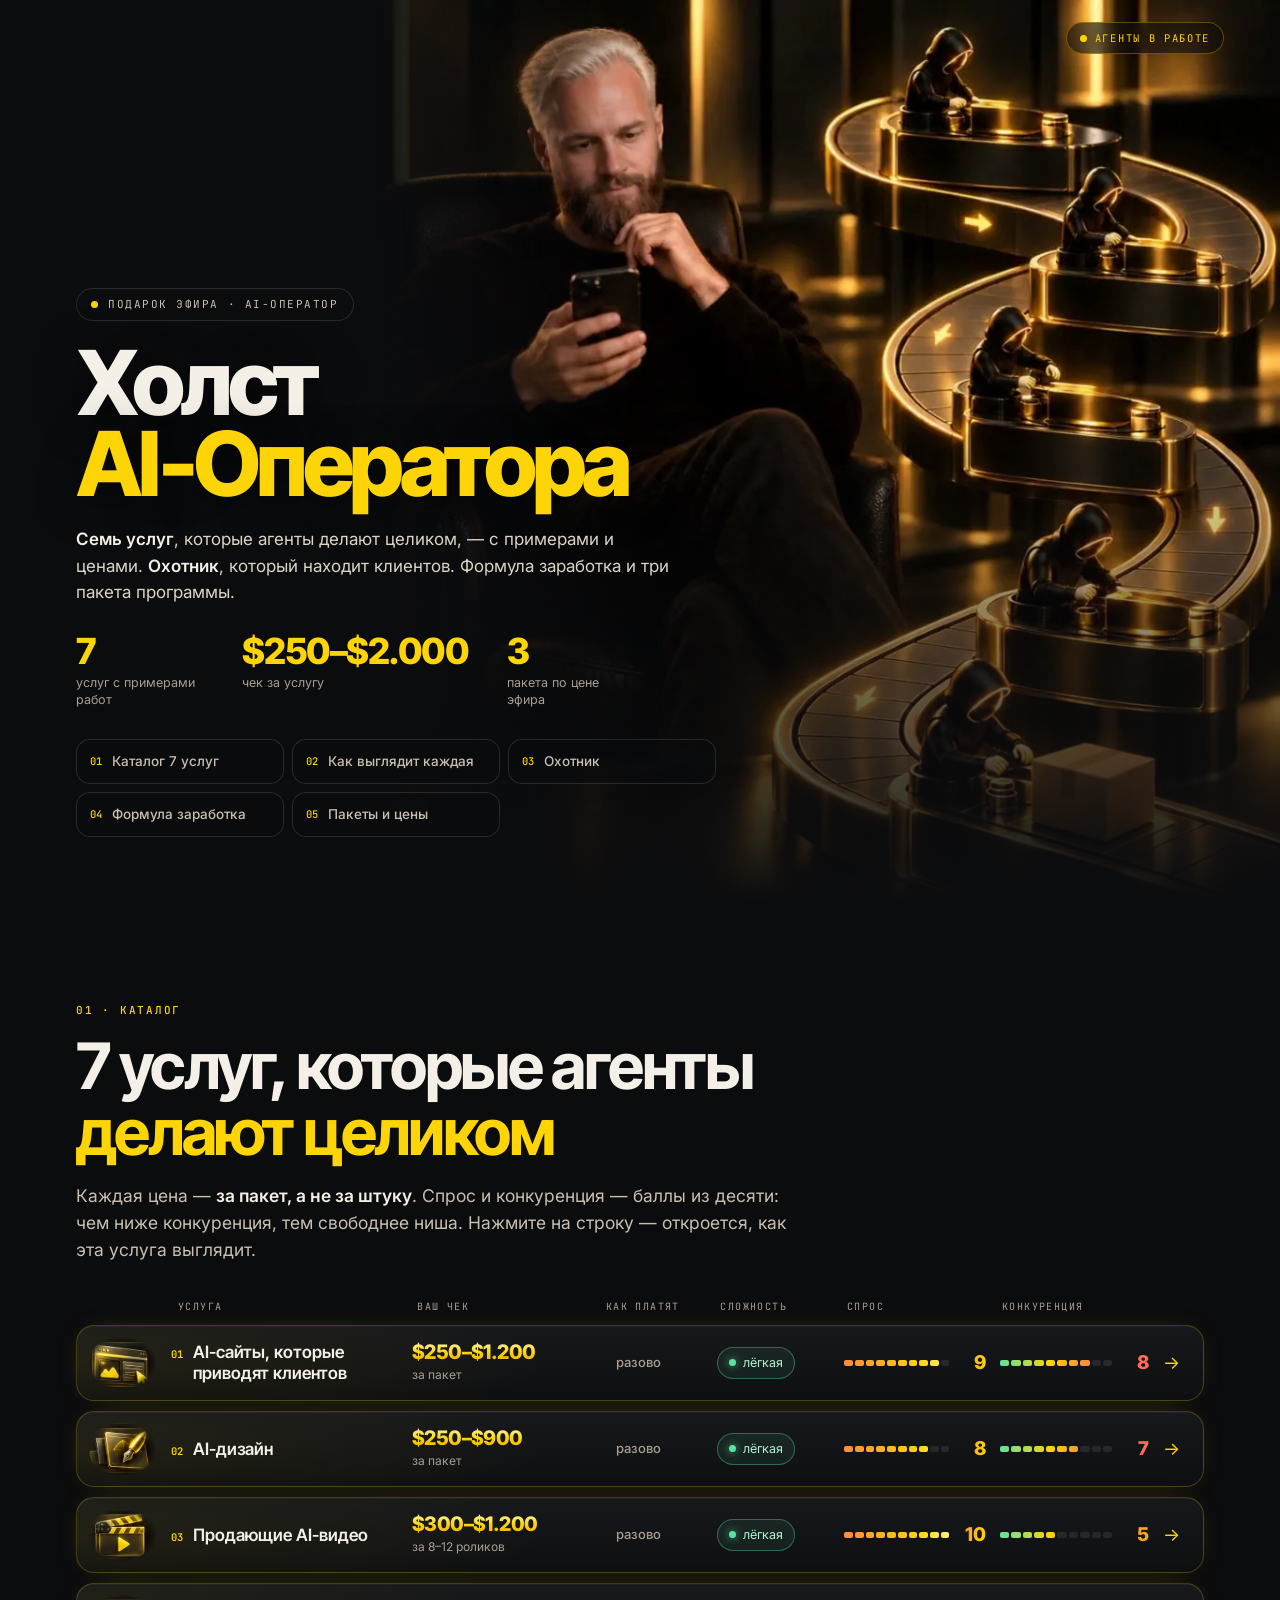
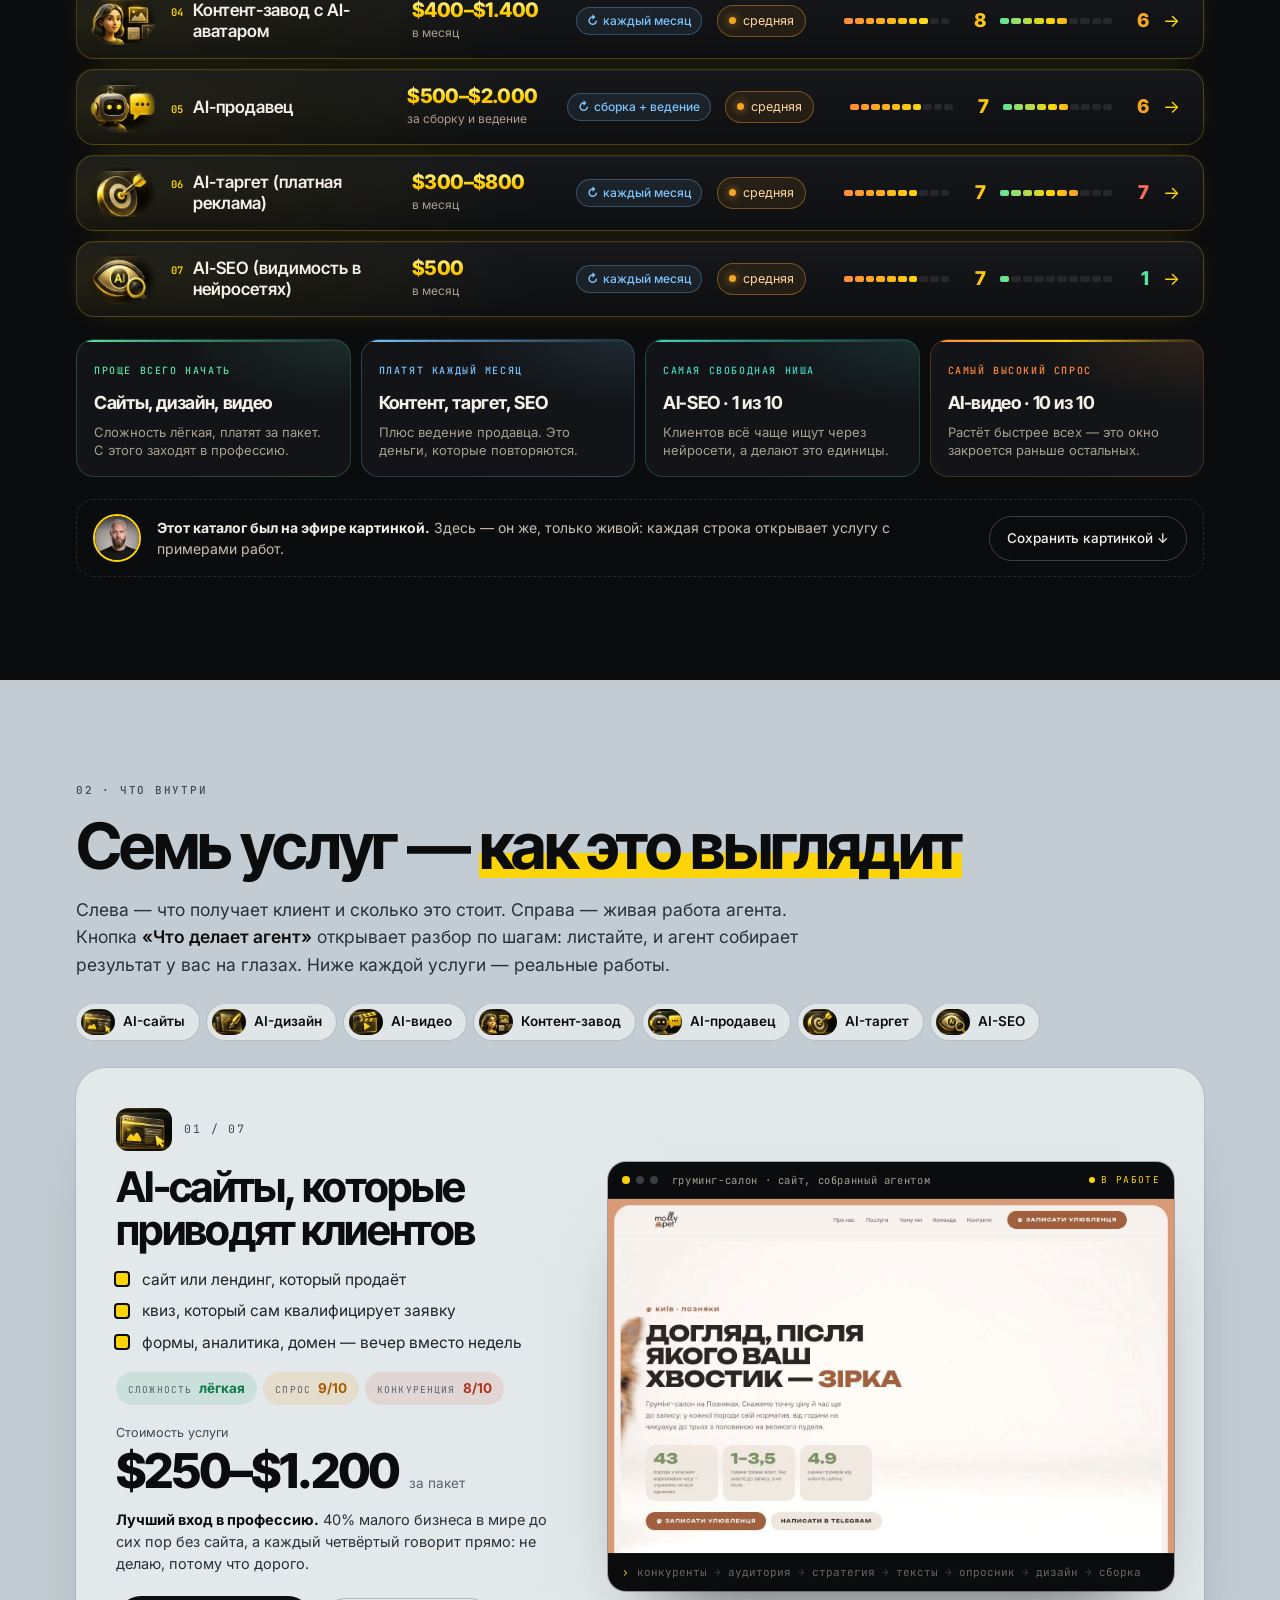
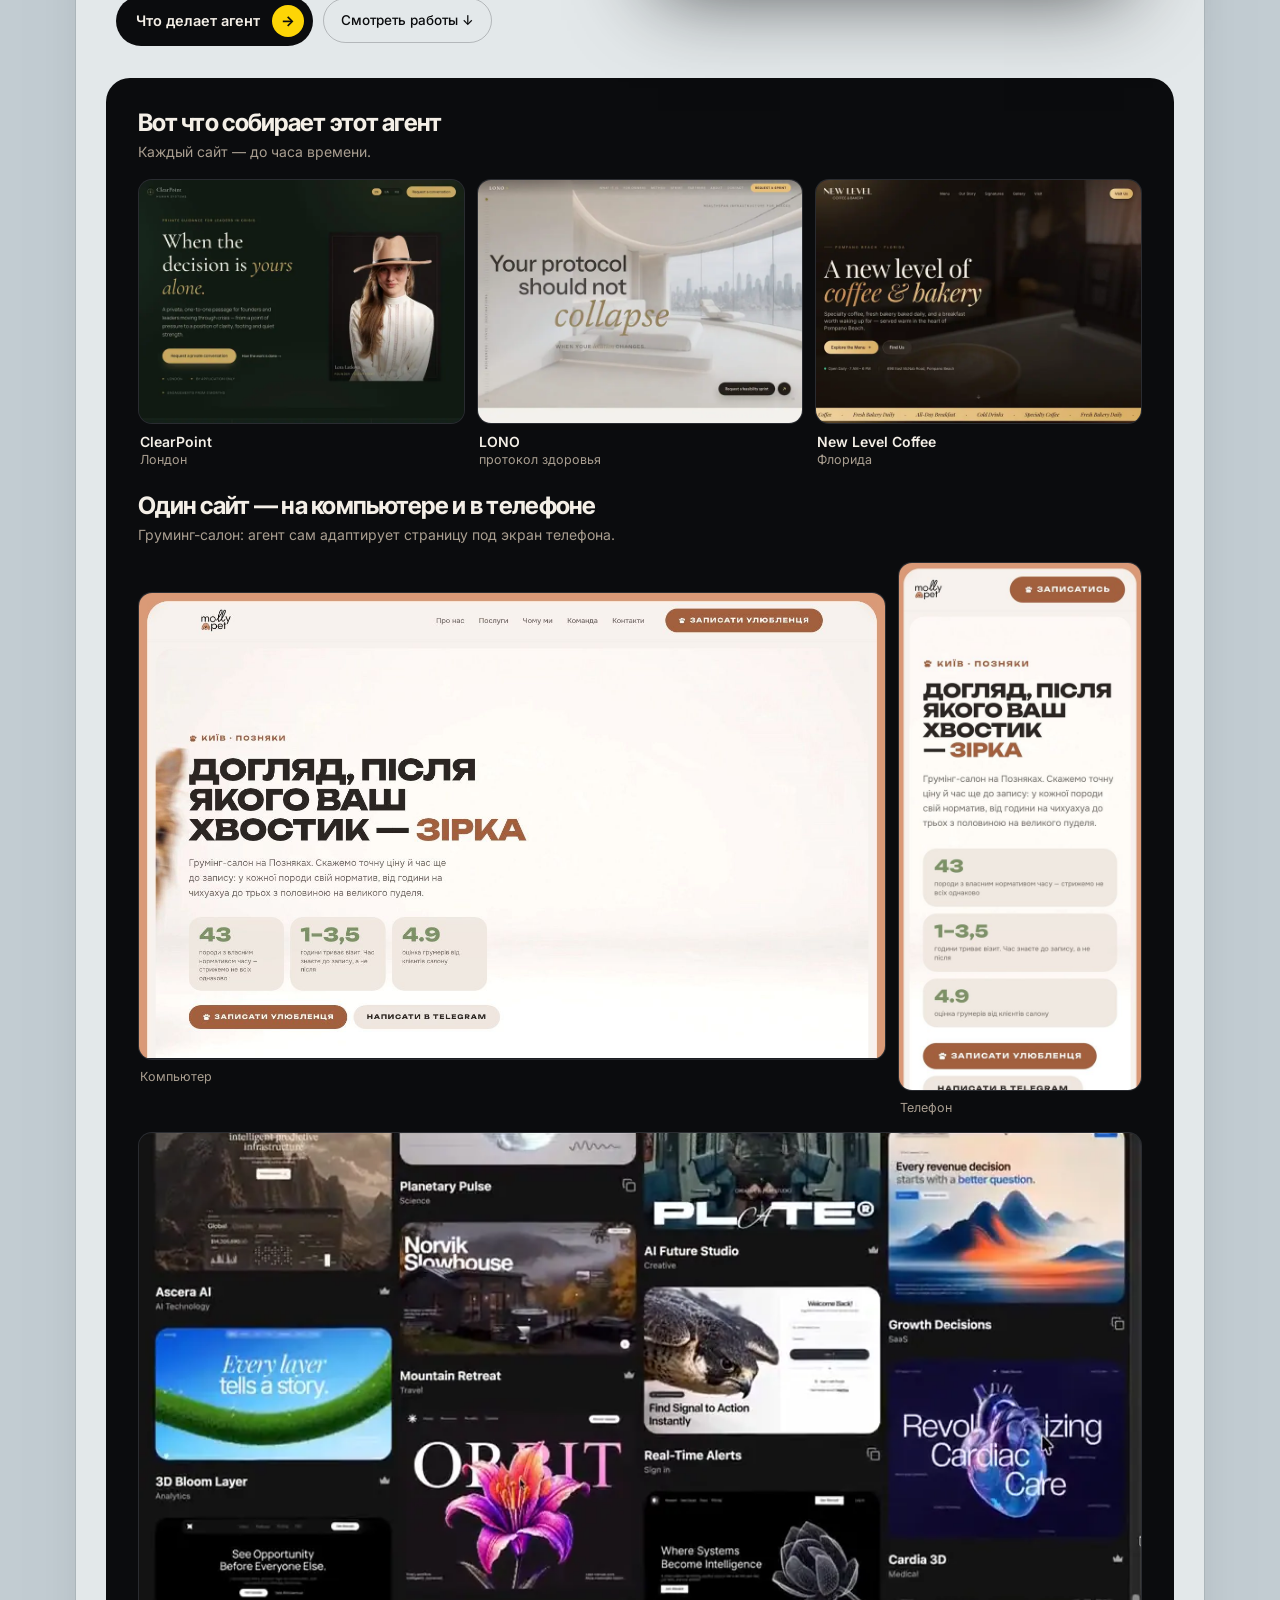
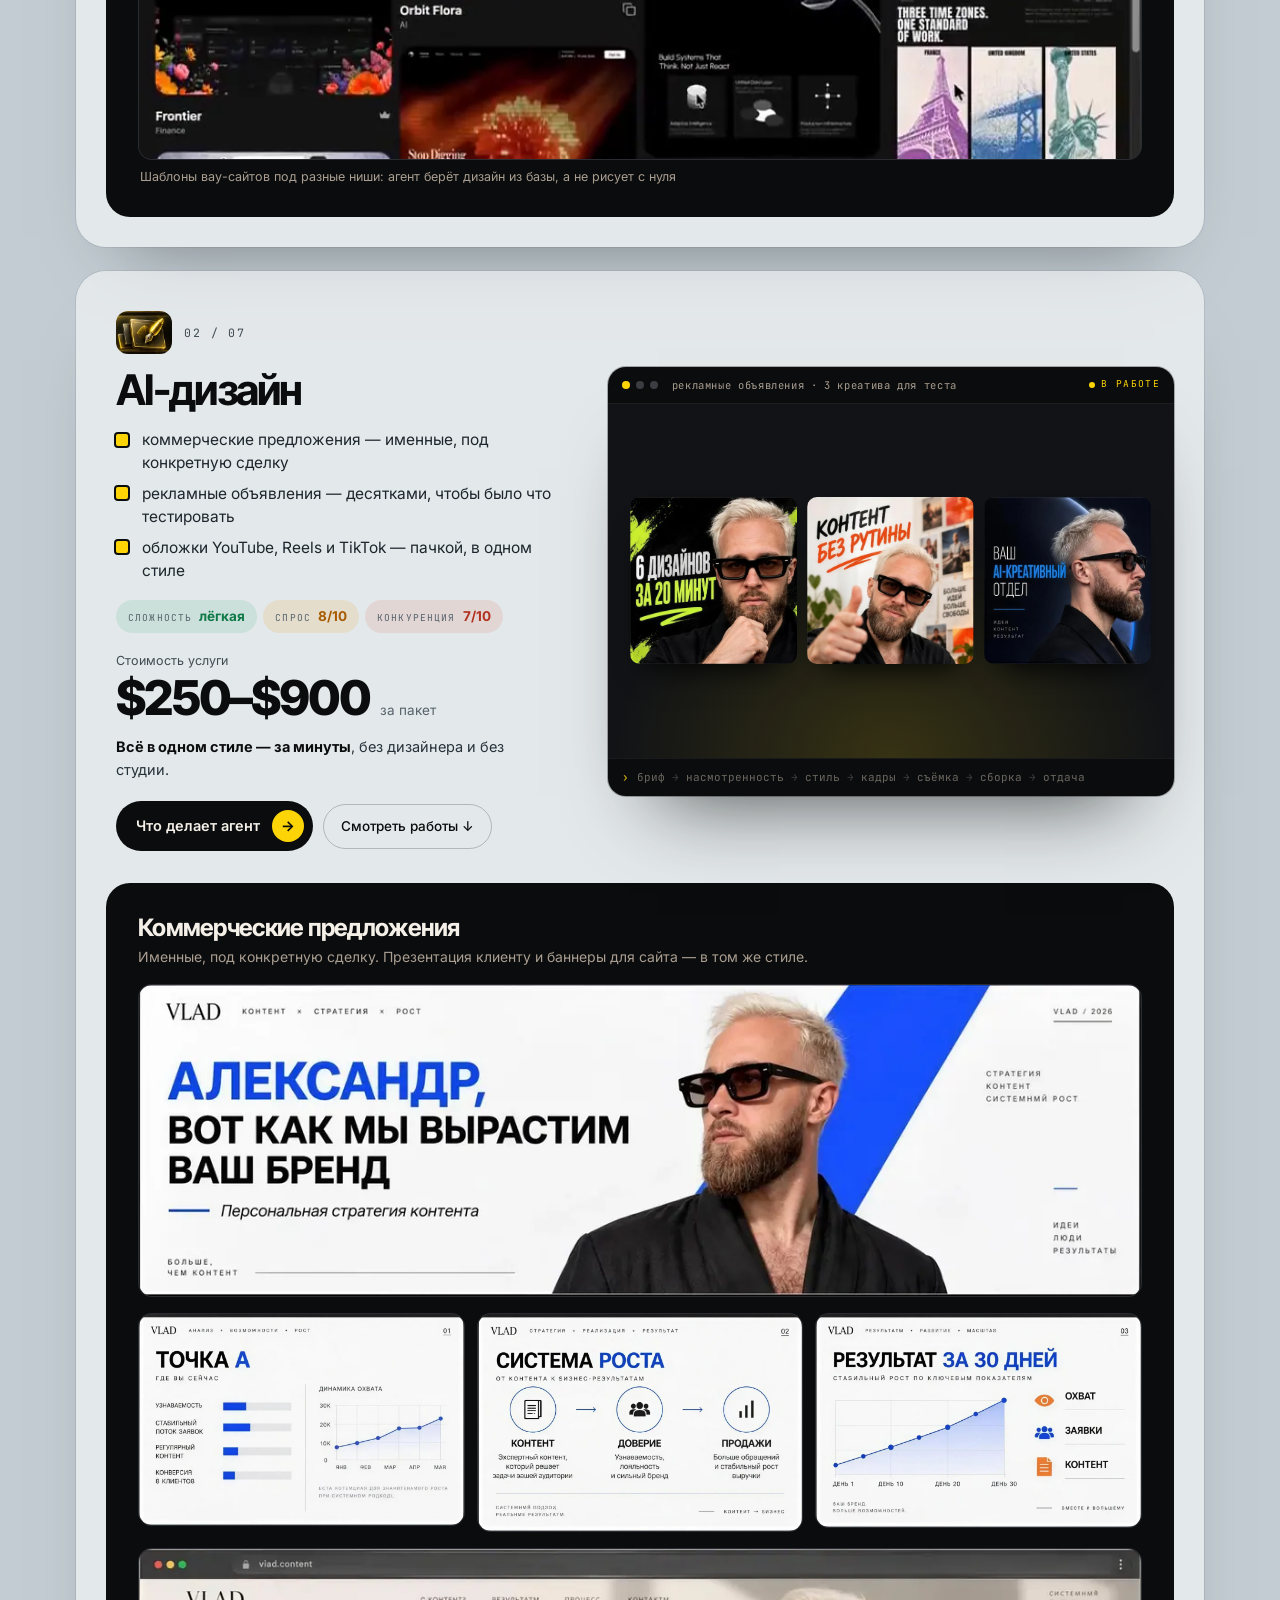
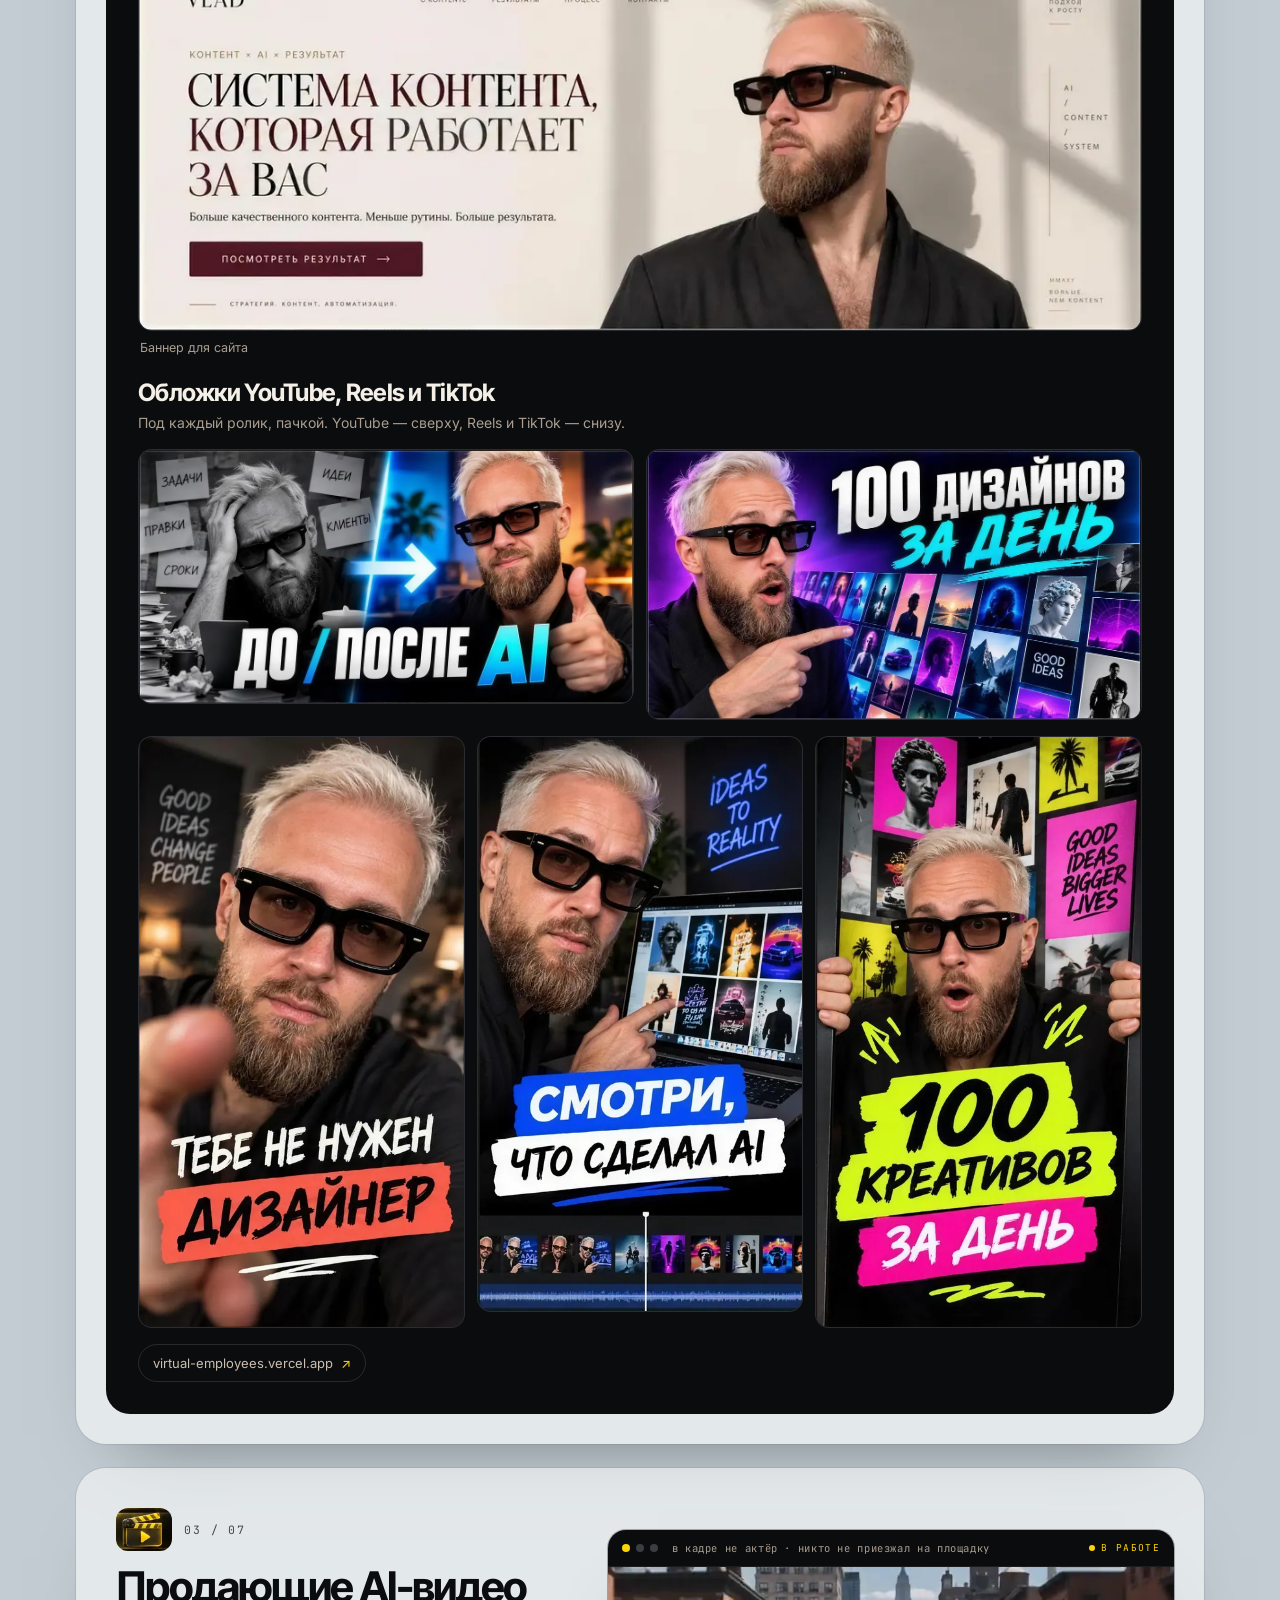
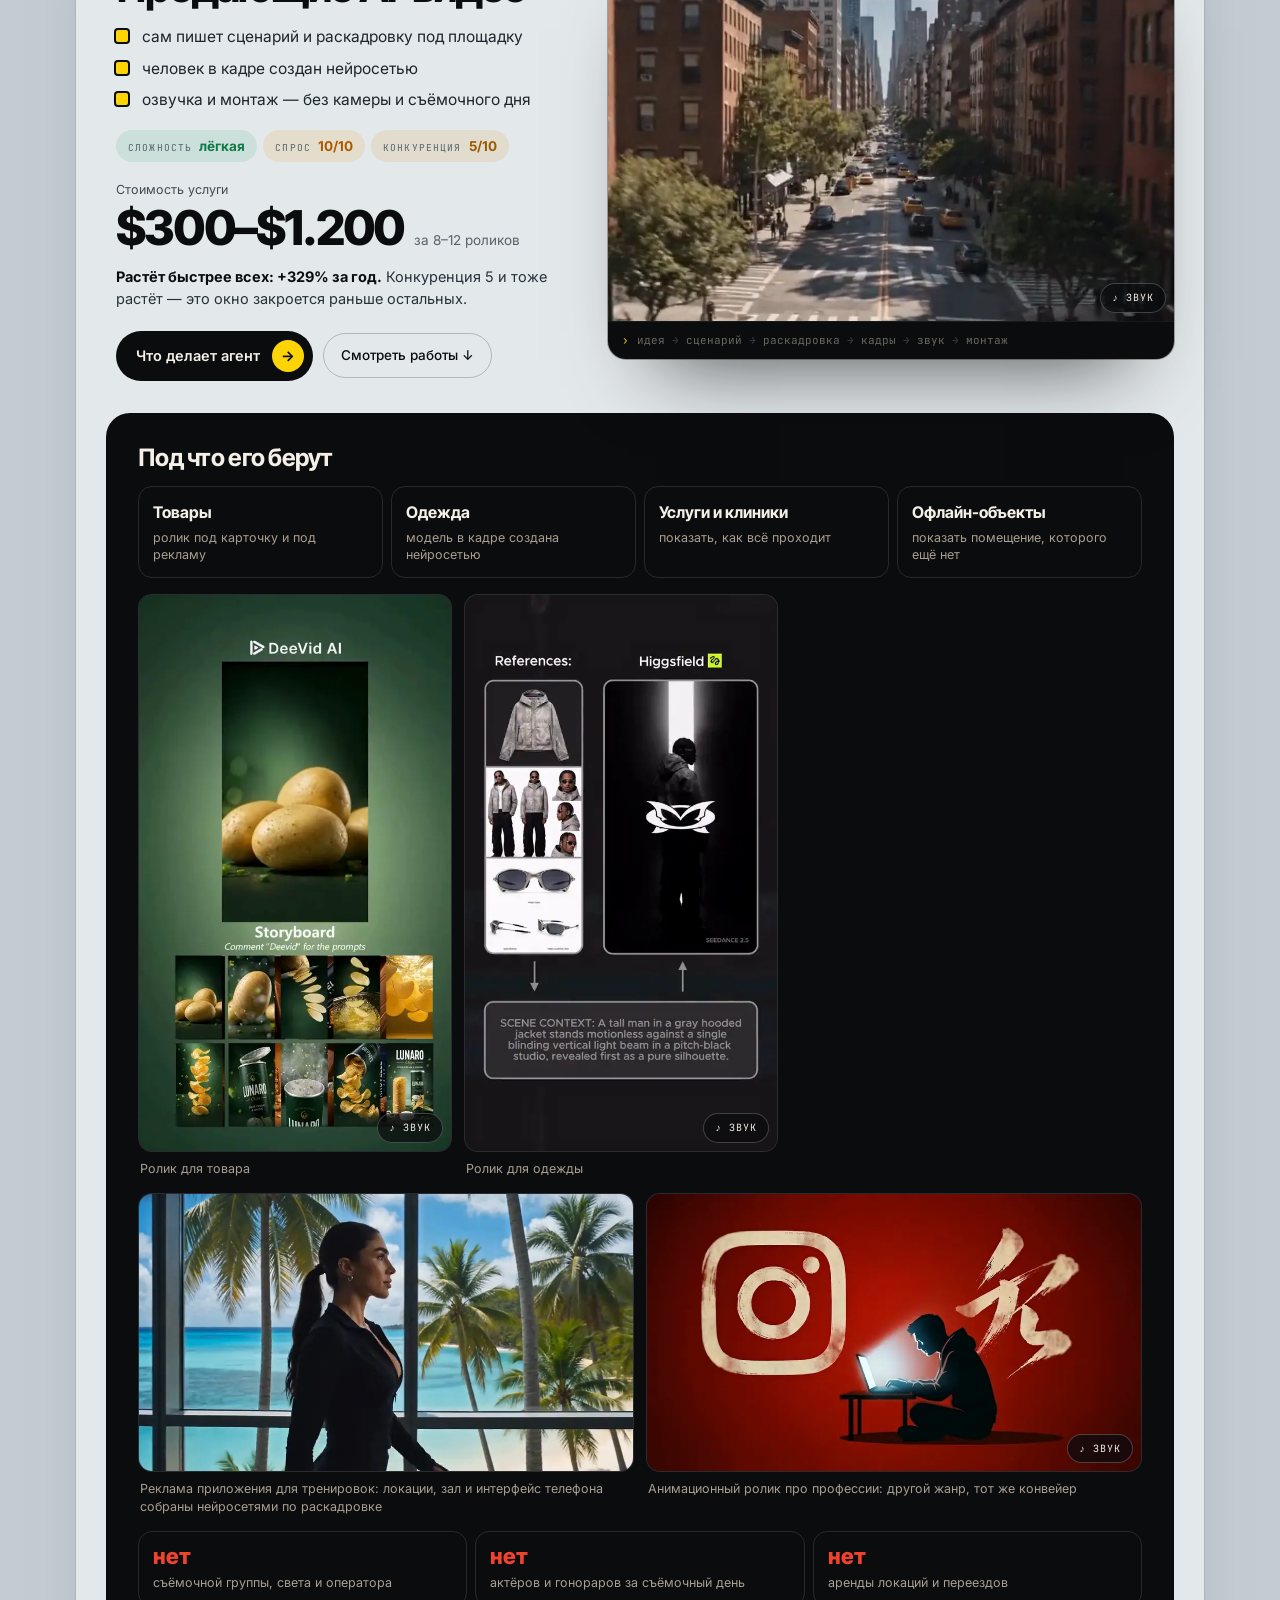
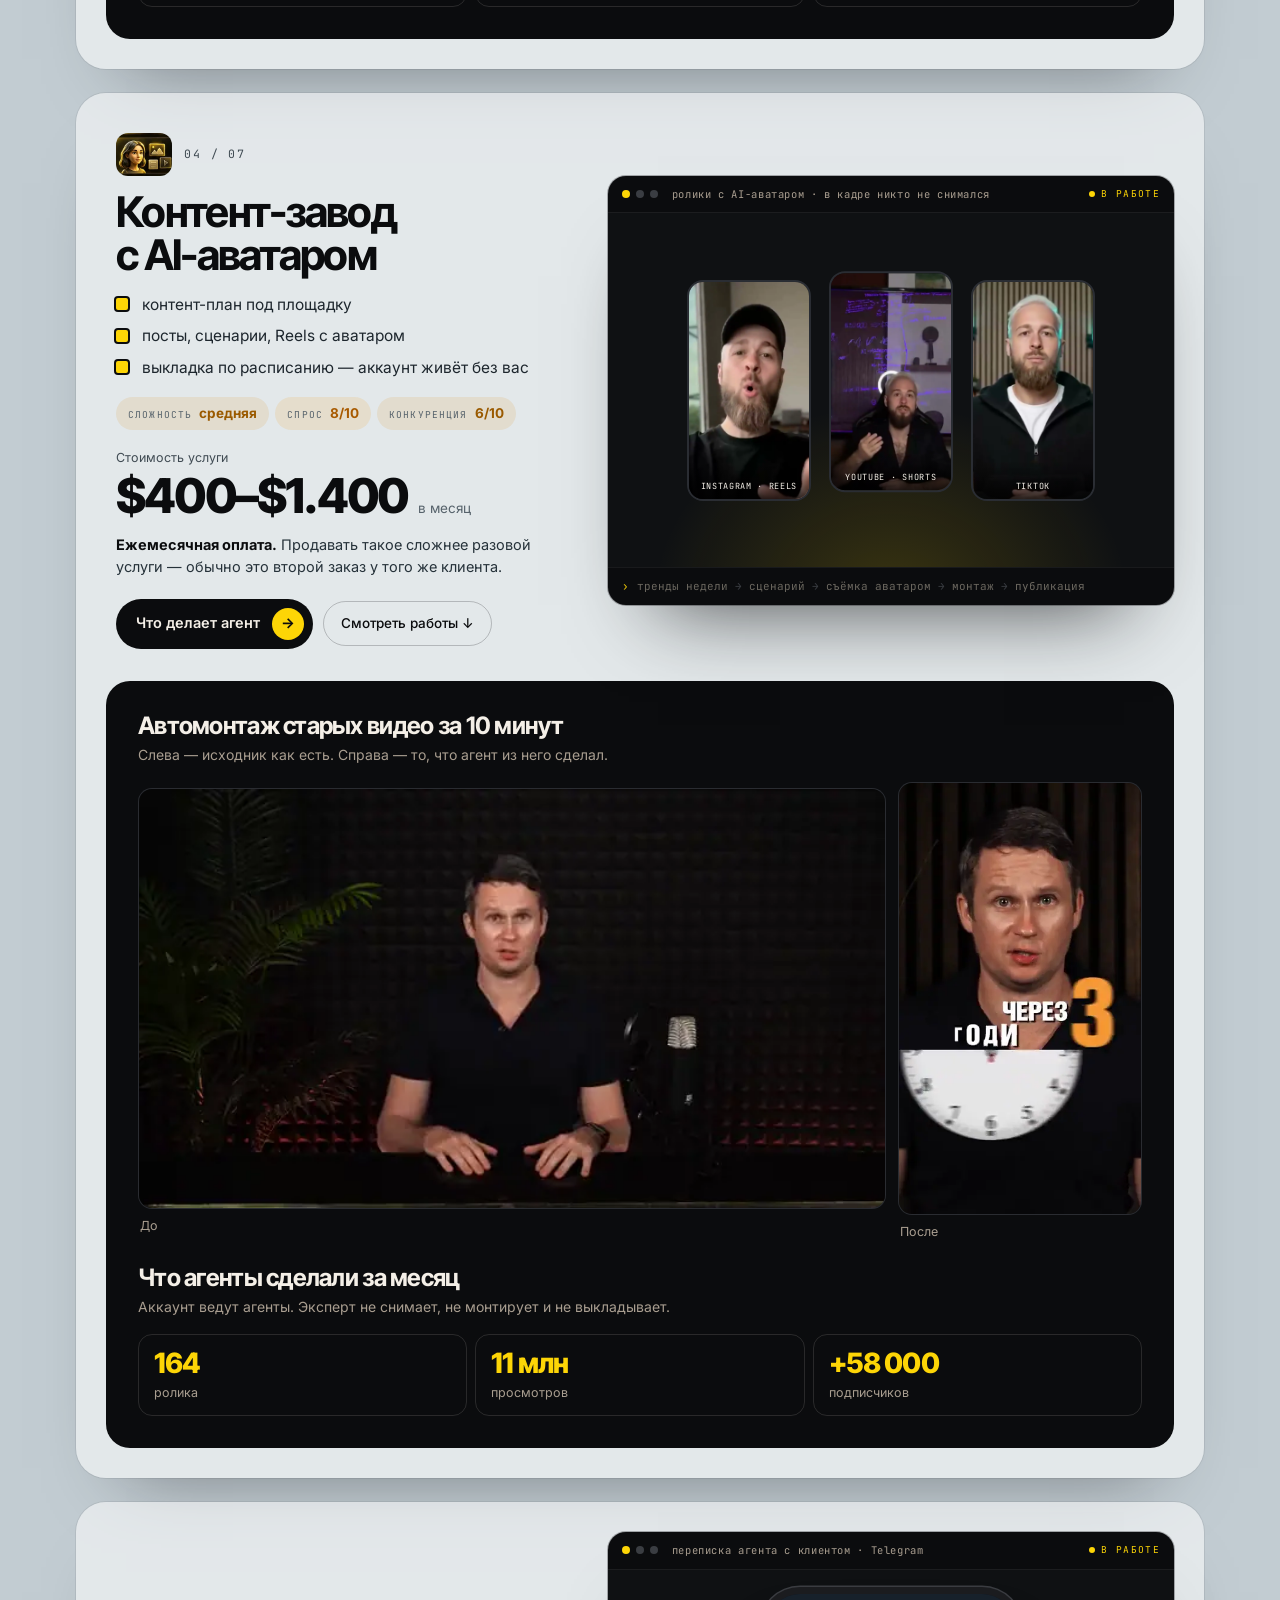
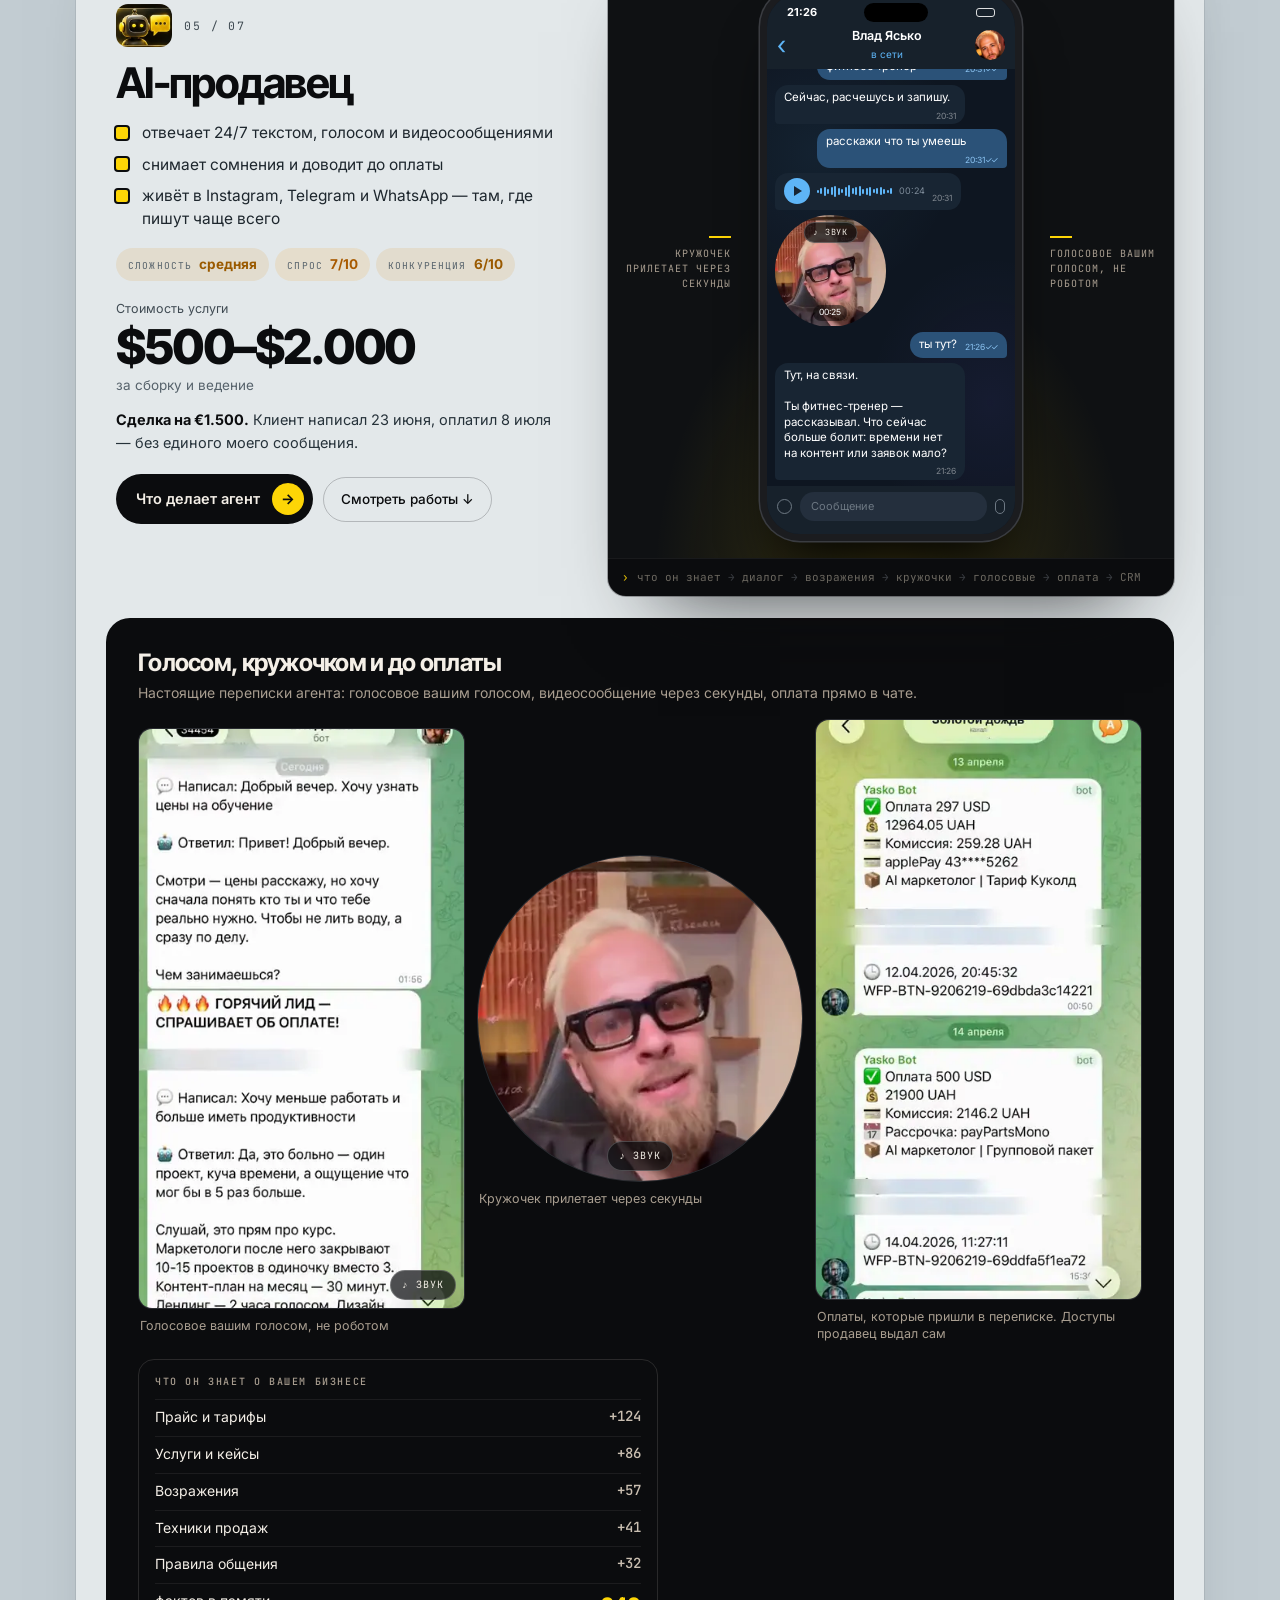
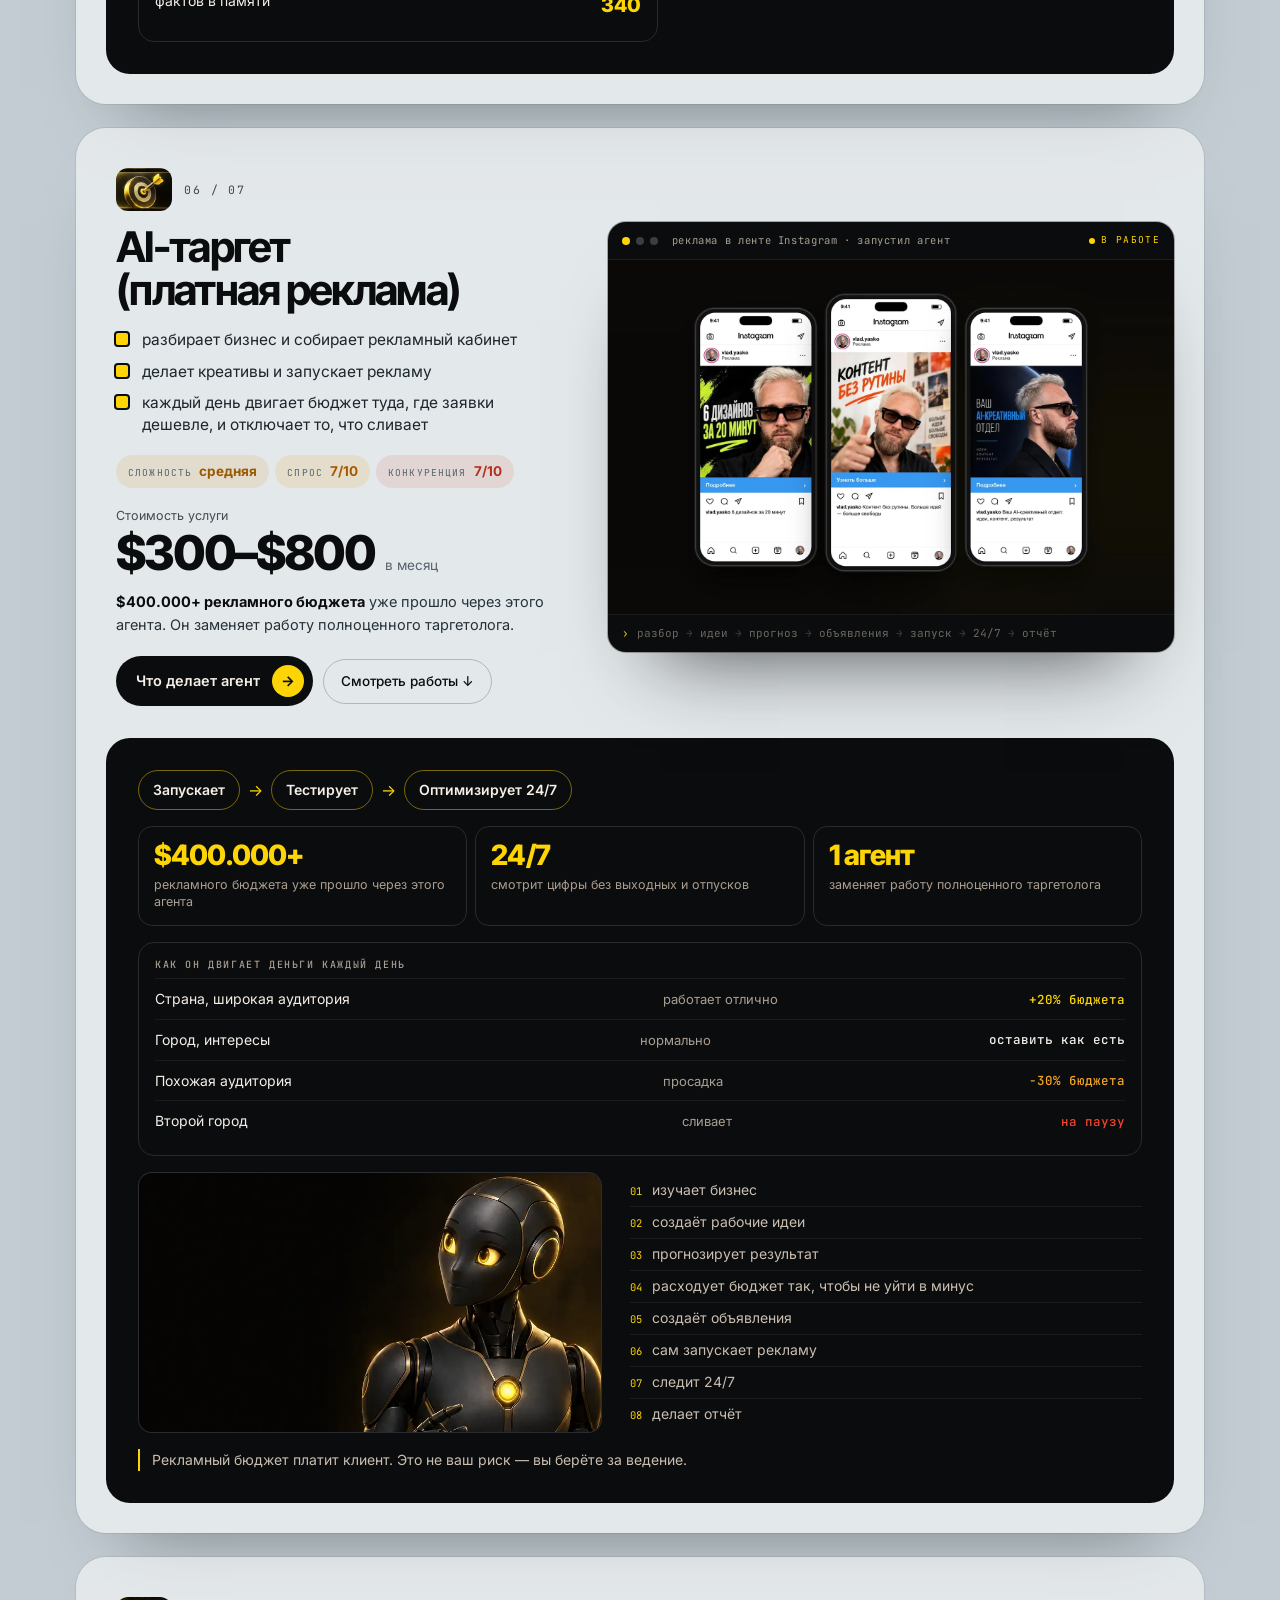
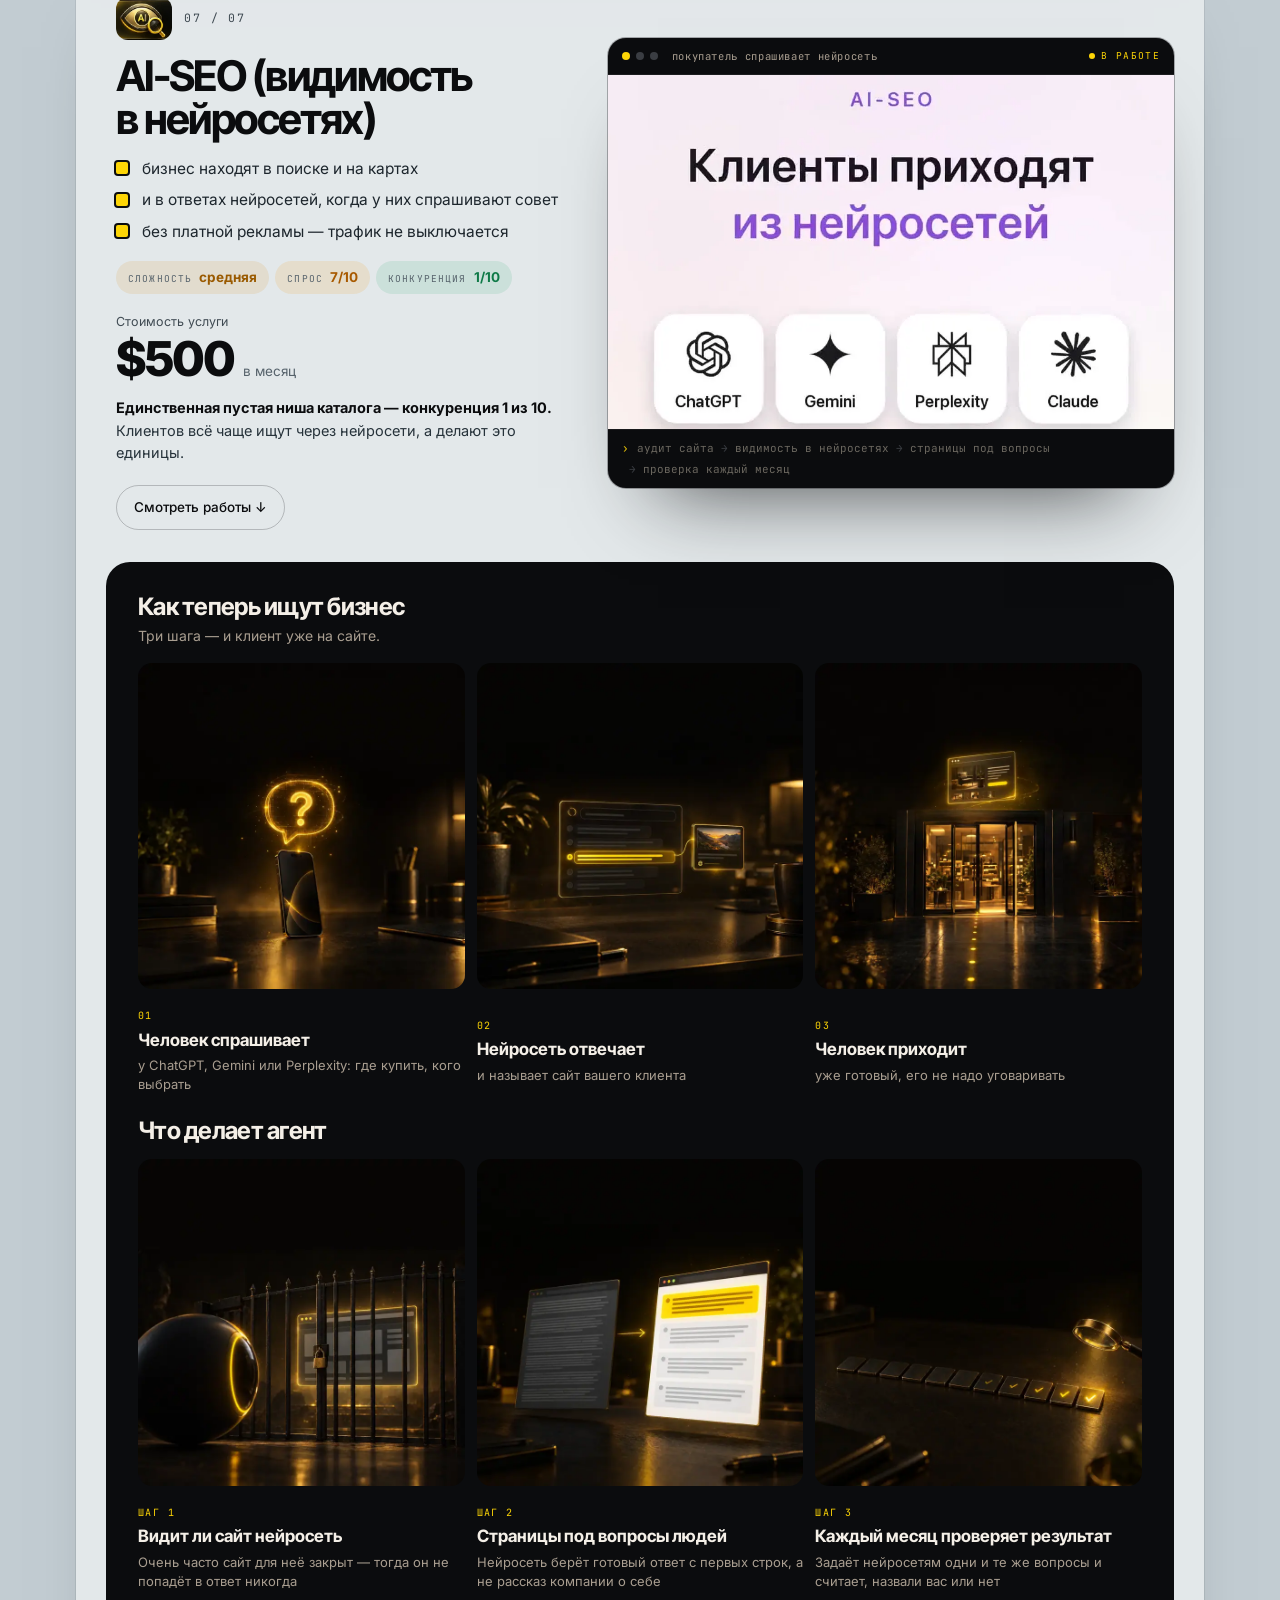
<file: site/holst.html>
<!doctype html>
<html lang="ru">
<head>
<meta charset="utf-8">
<meta name="viewport" content="width=device-width,initial-scale=1,viewport-fit=cover">
<title>Холст AI-Оператора</title>
<meta name="description" content="Семь услуг, которые делают AI-агенты, с примерами и ценами. Охотник, формула заработка и три пакета программы.">
<meta name="theme-color" content="#0b0c0e">
<meta property="og:title" content="Холст AI-Оператора">
<meta property="og:description" content="Семь услуг с примерами и ценами, охотник, формула заработка и пакеты программы.">
<meta property="og:image" content="https://ai-operator-holst.vercel.app/media/og-bonus.jpg">
<link rel="preconnect" href="https://fonts.googleapis.com">
<link rel="preconnect" href="https://fonts.gstatic.com" crossorigin>
<link href="https://fonts.googleapis.com/css2?family=Inter:wght@400;500;600&family=Inter+Tight:wght@600;700;800&family=JetBrains+Mono:wght@400;500&display=swap" rel="stylesheet">
<style>:root{
  --ink:#0b0c0e;--ink-2:#121417;--ink-3:#1a1d22;
  --cream:#f4efe7;--cream-soft:#cabfb1;--cream-mut:#a99e90;
  --cool:#c2ccd2;--paper:#e9edf0;--d-txt:#26323a;--d-mut:#56626b;
  --gold:#fdd506;--gold-deep:#e6be00;--red:#f0432e;--amber:#f5a524;
  /* шкалы каталога: зелёный — легко/свободно, янтарь — средне, коралл — плотно, голубой — платят каждый месяц */
  --mint:#5be3a1;--coral:#ff6b5a;--sky:#7cc4ff;--heat:#ff8a3d;
  --line:rgba(244,239,231,.13);--line-2:rgba(244,239,231,.07);--dline:rgba(11,12,14,.1);
  --sans:"Inter",system-ui,-apple-system,sans-serif;
  --display:"Inter Tight","Inter",system-ui,sans-serif;
  --mono:"JetBrains Mono",ui-monospace,SFMono-Regular,monospace;
  --maxw:1240px;--pad:clamp(16px,4.5vw,56px);--navh:52px;
  --ease:cubic-bezier(.22,.61,.36,1);
}
*{box-sizing:border-box}
html{-webkit-text-size-adjust:100%}
html.lock{overflow:hidden}
body{margin:0;background:var(--ink);color:var(--cream);font-family:var(--sans);font-size:16px;line-height:1.55;-webkit-font-smoothing:antialiased;overflow-x:hidden}
img,video{max-width:100%;display:block}
a{color:inherit}
button{font:inherit}
h1,h2,h3,h4{font-family:var(--display);margin:0;letter-spacing:-.03em;line-height:1.05;text-wrap:balance}
p{margin:0}
figure{margin:0}
ul,ol{margin:0;padding:0;list-style:none}
.wrap{max-width:var(--maxw);margin:0 auto;padding:0 var(--pad)}
.k,.mono{font-family:var(--mono);font-size:11px;letter-spacing:.16em;text-transform:uppercase;font-weight:500}
section{padding:clamp(56px,8vw,112px) 0;scroll-margin-top:calc(var(--navh) - 1px)}
.s-dark{background:var(--ink)}
.s-ink2{background:var(--ink-2)}
.s-cool{background:var(--cool);color:var(--ink)}
.s-paper{background:var(--paper);color:var(--ink)}

/* заголовки секций */
.sh{display:grid;gap:14px}
.sh .k{color:var(--gold)}
.s-cool .sh .k,.s-paper .sh .k{color:#3f4a52}
h2{font-size:clamp(32px,5.2vw,64px);font-weight:700;line-height:1.02;letter-spacing:-.04em}
h2 em,h1 em,h3 em{font-style:normal;color:var(--gold)}
.s-cool h2 em,.s-paper h2 em,.s-paper h3 em.mk{color:inherit;background:linear-gradient(transparent 60%,var(--gold) 60%,var(--gold) 92%,transparent 92%)}
.sub{margin-top:18px;max-width:66ch;color:var(--cream-soft);font-size:clamp(15px,1.5vw,17.5px);text-wrap:pretty}
.sub.w2{max-width:none;text-wrap:balance}
.nw{white-space:nowrap}
.sub b{color:var(--cream);font-weight:600}
.s-cool .sub,.s-paper .sub{color:var(--d-txt)}
.s-cool .sub b,.s-paper .sub b{color:var(--ink)}
.lead{color:var(--cream-soft);font-size:clamp(15px,1.5vw,17px)}
.lead b{color:var(--cream);font-weight:600}

/* кнопки */
.pill{display:inline-flex;align-items:center;gap:12px;border:0;border-radius:100px;background:var(--ink);color:var(--cream);padding:9px 9px 9px 20px;font-weight:600;font-size:14.5px;cursor:pointer;text-decoration:none;transition:transform .2s var(--ease),box-shadow .2s}
.pill i{display:grid;place-items:center;width:32px;height:32px;border-radius:50%;background:var(--gold);color:var(--ink);font-style:normal;font-weight:700;transition:transform .2s var(--ease)}
.pill:hover{transform:translateY(-1px);box-shadow:0 10px 26px -12px rgba(11,12,14,.6)}
.pill:hover i{transform:translateX(2px)}
.pill.gold{background:var(--gold);color:var(--ink)}
.pill.gold i{background:var(--ink);color:var(--gold)}
.pill:focus-visible,.ghost:focus-visible,.sr:focus-visible{outline:2px solid var(--gold);outline-offset:3px}
.ghost{display:inline-flex;align-items:center;gap:8px;border:1px solid rgba(11,12,14,.22);border-radius:100px;background:transparent;color:var(--ink);padding:11px 17px;font-size:13.5px;font-weight:500;text-decoration:none;cursor:pointer;transition:border-color .2s,background .2s}
.ghost:hover{border-color:var(--ink);background:rgba(255,255,255,.35)}
.ghost.dark,.s-dark .ghost,.s-ink2 .ghost{color:var(--cream);border-color:rgba(244,239,231,.22)}
.ghost.dark:hover,.s-dark .ghost:hover{border-color:var(--gold);background:transparent;color:var(--gold)}

/* маркеры-квадраты */
.dots{display:grid;gap:9px}
.dots li{position:relative;padding-left:26px;font-size:15.5px;line-height:1.45}
.dots li::before{content:"";position:absolute;left:0;top:.28em;width:12px;height:12px;background:var(--gold);box-shadow:0 0 0 2px var(--ink);border-radius:2px}
.dots.light li::before{background:var(--ink);box-shadow:0 0 0 2px rgba(11,12,14,.35)}

/* ── верхняя навигация ── */
.topnav{position:fixed;left:0;right:0;top:0;z-index:40;height:var(--navh);display:flex;align-items:center;gap:18px;padding:0 var(--pad);background:rgba(11,12,14,.84);-webkit-backdrop-filter:blur(14px);backdrop-filter:blur(14px);border-bottom:1px solid var(--line-2);transform:translateY(-100%);transition:transform .35s var(--ease)}
.topnav.show{transform:none}
.brand{display:flex;align-items:center;gap:9px;font-family:var(--display);font-weight:700;text-decoration:none;font-size:15px;flex:none}
.brand i{width:8px;height:8px;border-radius:50%;background:var(--gold);box-shadow:0 0 12px var(--gold)}
.tn{display:flex;gap:4px;overflow-x:auto;scrollbar-width:none;flex:1;justify-content:flex-end}
.tn::-webkit-scrollbar{display:none}
.tn a{flex:none;font-family:var(--mono);font-size:10.5px;letter-spacing:.12em;text-transform:uppercase;text-decoration:none;color:var(--cream-mut);padding:7px 11px;border-radius:100px;transition:color .2s,background .2s}
.tn a:hover{color:var(--cream)}
.tn a.on{color:var(--ink);background:var(--gold)}
.tn-p{position:absolute;left:0;right:0;bottom:-1px;height:2px}
.tn-p i{display:block;height:100%;background:var(--gold);transform-origin:left;transform:scaleX(0)}

/* ── hero: видео на фоне ── */
.hero{position:relative;overflow:hidden;background:var(--ink);min-height:min(100svh,980px);display:flex;align-items:flex-end;isolation:isolate}
.hero-bg{position:absolute;inset:0;z-index:-1}
.hero-bg video{position:absolute;top:0;right:0;height:100%;width:auto;aspect-ratio:1/1;max-width:none;object-fit:cover;
  -webkit-mask-image:linear-gradient(90deg,transparent 0,#000 30%);mask-image:linear-gradient(90deg,transparent 0,#000 30%)}
.hero-bg::after{content:"";position:absolute;inset:0;pointer-events:none;
  background:linear-gradient(0deg,var(--ink) 0,rgba(11,12,14,.55) 26%,transparent 52%),
             radial-gradient(70% 90% at 0% 70%,rgba(11,12,14,.92) 0,rgba(11,12,14,.55) 48%,transparent 75%)}
.hero-live{position:absolute;right:var(--pad);top:22px;z-index:2;display:inline-flex;align-items:center;gap:8px;font-family:var(--mono);font-size:10.5px;letter-spacing:.16em;text-transform:uppercase;color:var(--gold);background:rgba(11,12,14,.6);-webkit-backdrop-filter:blur(8px);backdrop-filter:blur(8px);border:1px solid rgba(253,213,6,.3);border-radius:100px;padding:7px 13px}
.hero-live i{width:7px;height:7px;border-radius:50%;background:var(--gold);animation:pulse 1.8s infinite}
.hero-t{position:relative;width:100%;padding-top:clamp(90px,14vh,160px);padding-bottom:clamp(40px,7vh,84px)}
.hero-t>*{max-width:640px}
.eyebrow{display:inline-flex;align-items:center;gap:10px;border:1px solid var(--line);border-radius:100px;padding:7px 14px;font-family:var(--mono);font-size:11px;letter-spacing:.14em;text-transform:uppercase;color:var(--cream-soft);background:rgba(11,12,14,.5)}
.eyebrow i{width:7px;height:7px;border-radius:50%;background:var(--gold);animation:pulse 2.2s infinite}
@keyframes pulse{0%,100%{opacity:1;box-shadow:0 0 0 0 rgba(253,213,6,.5)}50%{opacity:.6;box-shadow:0 0 0 6px rgba(253,213,6,0)}}
.hero h1{font-size:clamp(44px,7vw,104px);font-weight:800;line-height:.9;letter-spacing:-.055em;margin:22px 0 22px;text-shadow:0 4px 40px rgba(0,0,0,.5)}
.hero h1 em{display:block}
.hero .lead{max-width:54ch;color:#ddd4c6}
.hero-n{display:grid;grid-template-columns:repeat(3,auto);justify-content:start;gap:clamp(18px,3vw,44px);margin-top:28px}
.hero-n b{display:block;font-family:var(--display);font-weight:800;font-size:clamp(24px,3vw,36px);letter-spacing:-.04em;color:var(--gold);line-height:1}
.hero-n span{display:block;font-size:12.5px;color:var(--cream-mut);margin-top:6px;max-width:16ch;line-height:1.35}
.toc{display:grid;grid-template-columns:repeat(3,minmax(0,1fr));gap:8px;margin-top:30px;max-width:640px}
.toc a{display:flex;align-items:center;gap:10px;text-decoration:none;border:1px solid var(--line);border-radius:14px;padding:11px 13px;font-size:13.5px;font-weight:500;color:var(--cream-soft);background:rgba(11,12,14,.45);-webkit-backdrop-filter:blur(6px);backdrop-filter:blur(6px);transition:border-color .2s,color .2s,background .2s}
.toc a s{text-decoration:none;font-family:var(--mono);font-size:10.5px;color:var(--gold)}
.toc a:hover{border-color:var(--gold);color:var(--cream);background:rgba(253,213,6,.08)}

/* ── 01 каталог ── */
.st-head,.sr{display:grid;grid-template-columns:70px minmax(0,1.6fr) minmax(max-content,1.05fr) minmax(max-content,.9fr) minmax(0,.8fr) minmax(0,1fr) minmax(0,1.05fr) 22px;gap:14px;align-items:center}
.st-head{margin-top:36px;padding:0 18px 10px;font-family:var(--mono);font-size:10px;letter-spacing:.14em;text-transform:uppercase;color:var(--cream-mut)}
.st{display:grid;gap:10px}
.sr{position:relative;text-decoration:none;color:var(--cream);padding:10px 18px 10px 10px;border-radius:18px;background:radial-gradient(60% 140% at 0% 50%,rgba(253,213,6,.07),transparent 70%),linear-gradient(180deg,#17181b,#0e0f11);border:1px solid rgba(253,213,6,.22);box-shadow:inset 0 1px 0 rgba(255,255,255,.04),0 0 30px -18px rgba(253,213,6,.55);transition:border-color .25s,transform .25s var(--ease),box-shadow .25s}
.sr:hover{border-color:var(--gold);transform:translateY(-2px);box-shadow:inset 0 1px 0 rgba(255,255,255,.05),0 0 40px -14px rgba(253,213,6,.75)}
.sr-ic img{width:70px;height:54px;object-fit:cover;-webkit-mask-image:radial-gradient(closest-side,#000 72%,transparent);mask-image:radial-gradient(closest-side,#000 72%,transparent)}
.sr-name{font-family:var(--display);font-weight:600;font-size:17px;line-height:1.2;display:flex;align-items:baseline;gap:10px}
.sr-name s{text-decoration:none;font-family:var(--mono);font-size:10.5px;color:var(--gold);flex:none}
.sr-price b{display:block;white-space:nowrap;font-family:var(--display);font-weight:800;font-size:20px;letter-spacing:-.03em;line-height:1.05;color:var(--gold);background:linear-gradient(180deg,#fff3a6 0%,var(--gold) 50%,#f2a900 100%);-webkit-background-clip:text;background-clip:text;-webkit-text-fill-color:transparent}
.sr-price em{display:block;font-style:normal;font-size:12px;color:var(--cream-mut);margin-top:3px}
.sr-pay,.sr-sl{justify-self:start;display:inline-flex;align-items:center;gap:7px;font-size:12.5px;border:1px solid var(--line);border-radius:100px;padding:5px 11px;color:var(--cream-soft);white-space:nowrap;max-width:100%}
.sr-pay{justify-self:center;border:0;padding:0;background:none;white-space:normal;text-align:center;line-height:1.3;font-size:13px;font-weight:500;color:var(--cream-mut)}
.sr-pay.pm{gap:5px;font-size:12px;white-space:nowrap;color:var(--sky);border:1px solid rgba(124,196,255,.3);background:rgba(124,196,255,.08);border-radius:100px;padding:5px 10px}
.sr-pay.pm::before{content:"↻";font-weight:700}
.st-head span:nth-child(4){text-align:center}
.sr-sl i{width:7px;height:7px;border-radius:50%;background:var(--gold)}
.sr-sl.lo{color:#b4f2d2;border-color:rgba(91,227,161,.38);background:rgba(91,227,161,.08)}
.sr-sl.lo i{background:var(--mint);box-shadow:0 0 8px rgba(91,227,161,.8)}
.sr-sl.md{color:#ffd7a0;border-color:rgba(245,165,36,.4);background:rgba(245,165,36,.08)}
.sr-sl.md i{background:var(--amber);box-shadow:0 0 8px rgba(245,165,36,.8)}
.sr-sl.hi{color:#ffbdb4;border-color:rgba(255,107,90,.4);background:rgba(255,107,90,.08)}
.sr-sl.hi i{background:var(--coral);box-shadow:0 0 8px rgba(255,107,90,.8)}
.sr-g{display:grid;grid-template-columns:minmax(0,1fr) auto;align-items:center;gap:4px 10px}
.sr-g em{display:none;grid-column:1/-1;font-style:normal;font-family:var(--mono);font-size:9.5px;letter-spacing:.12em;text-transform:uppercase;color:var(--cream-mut)}
.sr-g b{font-family:var(--display);font-weight:800;font-size:19px;min-width:1.4em;text-align:right}
.sr-g em u{text-decoration:none}
/* заполненное деление показывает свой кусок градиента всей шкалы */
.segs{display:flex;gap:2px}
.segs i{flex:1;height:6px;border-radius:2px;background:rgba(244,239,231,.09)}
.segs i.on{background-size:1000% 100%;background-position:calc(var(--k) / 9 * 100%) 0}
.sp .segs i.on{background-image:linear-gradient(90deg,var(--heat),var(--gold) 70%,#fff08a)}
.kk .segs i.on{background-image:linear-gradient(90deg,var(--mint),var(--gold) 45%,var(--amber) 65%,var(--coral))}
.sr-g.sp b{background:linear-gradient(90deg,var(--heat),var(--gold));-webkit-background-clip:text;background-clip:text;-webkit-text-fill-color:transparent}
.kk.k1 b,.kk.k1 em u{color:var(--mint)}
.kk.k2 b,.kk.k2 em u{color:var(--amber)}
.kk.k3 b,.kk.k3 em u{color:var(--coral)}
.sr-go{color:var(--gold);font-size:18px;transition:transform .2s}
.sr:hover .sr-go{transform:translateX(3px)}
.ins{display:grid;grid-template-columns:repeat(4,minmax(0,1fr));gap:10px;margin-top:22px}
.ins>div{--c:253,213,6;position:relative;overflow:hidden;border:1px solid rgba(var(--c),.22);border-radius:18px;padding:16px 17px;background:radial-gradient(90% 70% at 100% 0%,rgba(var(--c),.12),transparent 70%),var(--ink-2)}
.ins>div::before{content:"";position:absolute;left:0;right:0;top:0;height:2px;background:linear-gradient(90deg,rgb(var(--c)),transparent)}
.ins .i-easy{--c:91,227,161}.ins .i-month{--c:124,196,255}.ins .i-free{--c:69,214,196}.ins .i-hot{--c:255,138,61}
.ins .i-hot::before{background:linear-gradient(90deg,var(--heat),var(--gold),transparent)}
.ins .k{color:rgb(var(--c));font-size:10px}
.ins b{display:block;font-family:var(--display);font-weight:700;font-size:18px;margin:8px 0 6px;letter-spacing:-.02em}
.ins p{font-size:13px;color:var(--cream-mut);line-height:1.45}
.cat{display:flex;align-items:center;gap:16px;flex-wrap:wrap;margin-top:22px;padding:14px 16px;border-radius:18px;border:1px dashed var(--line)}
.cat img{width:48px;height:48px;border-radius:50%;object-fit:cover;border:2px solid var(--gold)}
.cat p{flex:1 1 280px;font-size:14px;color:var(--cream-soft)}
.cat p b{color:var(--cream)}

/* ── 02 услуги ── */
.jump{display:flex;gap:8px;overflow-x:auto;scrollbar-width:none;margin:26px calc(var(--pad) * -1) 0;padding:0 var(--pad) 4px}
.jump::-webkit-scrollbar{display:none}
.jump a{flex:none;display:flex;align-items:center;gap:8px;text-decoration:none;background:rgba(255,255,255,.5);border-radius:100px;padding:5px 14px 5px 5px;font-size:13.5px;font-weight:600;box-shadow:0 0 0 1px rgba(11,12,14,.08);transition:background .2s}
.jump a:hover{background:#fff}
.jump img{width:34px;height:26px;object-fit:cover;border-radius:100px;background:var(--ink)}
.svc{margin-top:24px;background:rgba(255,255,255,.55);border-radius:30px;box-shadow:0 0 0 1px rgba(11,12,14,.07),0 40px 70px -50px rgba(11,12,14,.5);padding:clamp(14px,2.4vw,30px);scroll-margin-top:calc(var(--navh) + 12px)}
.svc-g{display:grid;grid-template-columns:minmax(0,.9fr) minmax(0,1.1fr);gap:clamp(18px,3vw,44px);align-items:center}
.svc-t{padding:clamp(4px,1vw,10px)}
.svc-n{display:flex;align-items:center;gap:12px;font-family:var(--mono);font-size:11.5px;letter-spacing:.16em;color:#3f4a52}
.svc-n img{width:56px;height:43px;object-fit:cover;border-radius:12px;background:var(--ink)}
.svc h3{font-size:clamp(27px,3.3vw,44px);font-weight:700;line-height:1.02;letter-spacing:-.04em;margin:14px 0 18px;color:var(--ink)}
.svc .dots li{color:#1d262d}
.svc-meta{display:flex;flex-wrap:wrap;gap:6px;margin-top:18px}
.svc-meta span{display:inline-flex;align-items:baseline;gap:7px;background:rgba(11,12,14,.06);border-radius:100px;padding:6px 12px}
.svc-meta em{font-style:normal;font-family:var(--mono);font-size:9.5px;letter-spacing:.12em;text-transform:uppercase;color:var(--d-mut)}
.svc-meta b{font-size:13.5px}
.svc-meta .lo{background:rgba(24,160,96,.12)}.svc-meta .lo b{color:#0f7a48}
.svc-meta .md,.svc-meta .k2{background:rgba(214,128,0,.12)}.svc-meta .md b,.svc-meta .k2 b{color:#9a5a00}
.svc-meta .hi,.svc-meta .k3{background:rgba(220,70,50,.11)}.svc-meta .hi b,.svc-meta .k3 b{color:#b2321f}
.svc-meta .k1{background:rgba(24,160,96,.12)}.svc-meta .k1 b{color:#0f7a48}
.svc-meta .sp{background:rgba(240,150,0,.13)}.svc-meta .sp b{color:#a85a00}
.svc-price{margin-top:18px;display:flex;flex-wrap:wrap;align-items:baseline;gap:4px 10px}
.svc-price span{width:100%;font-size:12.5px;color:#3f4a52}
.svc-price b{font-family:var(--display);font-weight:800;font-size:clamp(32px,3.9vw,48px);letter-spacing:-.045em;line-height:1}
.svc-price em{font-style:normal;font-size:13.5px;color:var(--d-mut)}
.svc-proof{margin-top:14px;font-size:14.5px;color:var(--d-txt);max-width:52ch}
.svc-proof b{color:var(--ink)}
.svc-cta{display:flex;flex-wrap:wrap;gap:10px;margin-top:20px;align-items:center}

.win{background:var(--ink);border-radius:18px;overflow:hidden;box-shadow:0 50px 80px -50px rgba(11,12,14,.75),0 0 0 1px rgba(11,12,14,.3);color:var(--cream)}
.win-bar{display:flex;align-items:center;gap:6px;padding:10px 14px;border-bottom:1px solid rgba(255,255,255,.07)}
.win-bar i{width:8px;height:8px;border-radius:50%;background:#3a3d42;flex:none}
.win-bar i:first-child{background:var(--gold)}
.win-bar span{flex:1;min-width:0;margin-left:8px;font-family:var(--mono);font-size:10.5px;letter-spacing:.06em;color:var(--cream-mut);white-space:nowrap;overflow:hidden;text-overflow:ellipsis}
.win-bar em{flex:none;display:inline-flex;align-items:center;gap:6px;font-style:normal;font-family:var(--mono);font-size:9.5px;letter-spacing:.14em;text-transform:uppercase;color:var(--gold)}
.win-bar em::before{content:"";width:6px;height:6px;border-radius:50%;background:var(--gold);animation:pulse 1.8s infinite}
.wb{position:relative;aspect-ratio:16/10;background:#111316;overflow:hidden}
.wb>img,.wb>video{width:100%;height:100%;object-fit:cover}
/* продавец: iPhone с перепиской в Telegram (тёмная тема Telegram) */
.wb.tg{aspect-ratio:auto;height:clamp(500px,46vw,640px);display:flex;align-items:center;justify-content:center;gap:5%;background:radial-gradient(60% 80% at 50% 105%,rgba(253,213,6,.18),transparent 70%),#0f1113}
.tg-note{flex:1;max-width:150px;font-family:var(--mono);font-size:10px;letter-spacing:.1em;text-transform:uppercase;line-height:1.5;color:var(--cream-mut)}
.tg-note.l{text-align:right}
.tg-note::before{content:"";display:block;width:22px;height:2px;margin-bottom:8px;background:var(--gold)}
.tg-note.l::before{margin-left:auto}
.iph{flex:none;height:94%;aspect-ratio:9/19;padding:7px;border-radius:40px;background:#1b1c1f;box-shadow:0 0 0 1.5px #3a3c41,0 40px 60px -24px #000}
.iph-scr{height:100%;display:flex;flex-direction:column;border-radius:33px;overflow:hidden;background:#0e1621;color:#fff;font-family:var(--sans)}
.tg-st{display:flex;align-items:center;justify-content:space-between;padding:9px 20px 3px;font-size:11px;background:#17212b}
.tg-st .isl{width:64px;height:19px;border-radius:12px;background:#000}
.tg-st .bat{width:19px;height:9px;border:1.5px solid rgba(255,255,255,.85);border-radius:3px}
.tg-hd{display:flex;align-items:center;gap:8px;padding:3px 10px 7px;background:#17212b;box-shadow:0 1px 0 rgba(0,0,0,.35)}
.tg-hd .bk{width:22px;font-size:26px;line-height:.8;color:#5eb5f7}
.tg-hd div{flex:1;text-align:center;line-height:1.2}
.tg-hd b{display:block;font-size:12.5px;font-weight:600}
.tg-hd span{font-size:10px;color:#5eb5f7}
.tg-hd img{width:30px;height:30px;border-radius:50%;object-fit:cover}
.tg-ch{flex:1;min-height:0;display:flex;flex-direction:column;justify-content:flex-end;gap:5px;padding:8px 8px 6px;overflow:hidden;background:radial-gradient(80% 50% at 20% 20%,rgba(94,181,247,.07),transparent 70%),radial-gradient(70% 50% at 90% 80%,rgba(124,90,247,.07),transparent 70%),#0e1621}
.tg-ch>*{flex-shrink:0}
.tg-day{align-self:center;font-size:9.5px;font-weight:500;color:#d6e2ee;background:rgba(0,0,0,.35);border-radius:10px;padding:2px 8px}
.tg-b{max-width:82%;padding:5px 9px 6px;border-radius:13px;font-size:11.5px;line-height:1.35}
.tg-b s{float:right;margin:5px 0 -4px 8px;text-decoration:none;font-size:8.5px;color:rgba(255,255,255,.45)}
.tg-b.in{align-self:flex-start;background:#182533;border-bottom-left-radius:4px}
.tg-b.out{align-self:flex-end;background:#2b5278;border-bottom-right-radius:4px}
.tg-b.out s{color:#8cc4f2}
.tg-b.out s::after{content:" ✓✓";letter-spacing:-.18em}
.tg-v{display:flex;align-items:center;gap:7px}
.tg-v b{position:relative;flex:none;width:26px;height:26px;border-radius:50%;background:#5eb5f7}
.tg-v b::after{content:"";position:absolute;left:10px;top:8px;border-left:8px solid #182533;border-top:5px solid transparent;border-bottom:5px solid transparent}
.wave{display:flex;align-items:center;gap:1.5px;height:16px}
.wave i{width:2px;height:calc(var(--h) * 1px);border-radius:1px;background:#5eb5f7}
.tg-v em{font-style:normal;font-size:9px;color:#7d8b99}
.tg-v s{align-self:flex-end;margin:0}
.tg-k{position:relative;align-self:flex-start;width:48%;aspect-ratio:1;border-radius:50%;overflow:hidden;background:#000}
.tg-k video{width:100%;height:100%;object-fit:cover}
.tg-k .snd{top:7px;bottom:auto;right:50%;transform:translateX(50%);font-size:8.5px;padding:3px 8px;white-space:nowrap}
.tg-k s{position:absolute;left:50%;bottom:6px;transform:translateX(-50%);text-decoration:none;font-size:8.5px;color:#fff;background:rgba(0,0,0,.45);border-radius:8px;padding:1px 6px}
.tg-in{display:flex;align-items:center;gap:8px;padding:6px 10px 13px;background:#17212b}
.tg-in span{flex:1;font-size:11px;color:#6d7883;background:#242f3d;border-radius:14px;padding:6px 11px}
.tg-in i{flex:none;width:15px;height:15px;border-radius:50%;border:1.5px solid #6d7883}
.tg-in i.mic{border-radius:8px;width:10px;height:15px}
.tg-ch>[style]{opacity:0;transform:translateY(8px);transition:opacity .45s var(--ease),transform .45s var(--ease);transition-delay:calc(var(--d) * .45s)}
.svc.in .tg-ch>[style]{opacity:1;transform:none}
.wb.trio{display:grid;grid-template-columns:repeat(3,minmax(0,1fr));gap:10px;align-content:center;padding:4% 4%;background:radial-gradient(70% 90% at 50% 100%,rgba(253,213,6,.16),transparent 70%),#111316}
.wb.trio img{width:100%;aspect-ratio:1;object-fit:cover;border-radius:10px;box-shadow:0 20px 30px -18px #000;animation:bob 6s ease-in-out infinite;animation-delay:calc(var(--i) * -2s)}
@keyframes bob{0%,100%{transform:translateY(0)}50%{transform:translateY(-6px)}}
.wb.phones{display:flex;justify-content:center;align-items:center;gap:3.5%;padding:4% 6%;background:radial-gradient(60% 80% at 50% 110%,rgba(253,213,6,.18),transparent 70%),#0f1113}
.ph{position:relative;width:25%;aspect-ratio:9/16;border-radius:16px;overflow:hidden;border:2px solid #2a2d33;background:#000}
.ph:nth-child(2){transform:translateY(-4%)}
.ph video{width:100%;height:100%;object-fit:cover}
.ph figcaption{position:absolute;left:0;right:0;bottom:0;padding:18px 6px 6px;background:linear-gradient(transparent,rgba(0,0,0,.8));font-family:var(--mono);font-size:8.5px;letter-spacing:.08em;text-transform:uppercase;text-align:center;color:var(--cream)}
.win-log{display:flex;flex-wrap:wrap;align-items:center;gap:4px 0;padding:10px 14px;font-family:var(--mono);font-size:11px;border-top:1px solid rgba(255,255,255,.06);color:#6b675f;min-height:38px}
.win-log s{text-decoration:none;color:var(--gold);margin-right:8px}
.win-log span{transition:color .3s}
.win-log span+span::before{content:"→";margin:0 7px;color:#3a3d42}
.win-log span.on{color:var(--cream-soft)}
.win-log span.cur{color:var(--gold)}

.more{scroll-margin-top:calc(var(--navh) + 12px);margin-top:clamp(14px,2vw,22px);background:var(--ink);color:var(--cream);border-radius:24px;padding:clamp(16px,2.6vw,32px)}
.more-b{display:grid;grid-template-columns:minmax(0,1fr);gap:16px}
.gh{margin-top:8px}
.gh:first-child{margin-top:0}
.gh h4{font-size:clamp(19px,2vw,24px);font-weight:700}
.gh p{margin-top:6px;font-size:14px;color:var(--cream-mut);text-wrap:pretty}
.gh p.w3{max-width:700px;text-wrap:balance}
.gh p b{color:var(--cream-soft)}
.m .mv{position:relative;border-radius:14px;overflow:hidden;background:var(--ink-3);border:1px solid var(--line-2)}
.m[style] .mv{height:100%}
.m .mv img,.m .mv video{width:100%;height:100%;object-fit:cover}
.m:not([style]) .mv:not([style]) img{height:auto}
.m figcaption{font-size:12.5px;color:var(--cream-mut);padding:8px 2px 0;line-height:1.4}
.m figcaption b{display:block;color:var(--cream);font-weight:600;font-size:14px}
.tops .mv img{object-position:top}
.m.round .mv{border-radius:50%;aspect-ratio:1}
.m.round{align-self:center}
.m.wide .mv img{height:auto}
.snd{position:absolute;right:8px;bottom:8px;z-index:2;font-family:var(--mono);font-size:10px;letter-spacing:.1em;text-transform:uppercase;background:rgba(11,12,14,.72);color:var(--cream);border:1px solid rgba(255,255,255,.22);border-radius:100px;padding:6px 11px;cursor:pointer}
.snd::before{content:"♪ "}
.snd.on{background:var(--gold);color:var(--ink);border-color:var(--gold)}
.m.round .snd{right:50%;transform:translateX(50%);bottom:10px}
.g2{display:grid;grid-template-columns:repeat(2,minmax(0,1fr));gap:12px;align-items:start}
.g3{display:grid;grid-template-columns:repeat(3,minmax(0,1fr));gap:12px;align-items:start}
.g2.vert{max-width:640px}
.g3.vert{align-items:center}
.g2.car{max-width:640px}
.talls{display:grid;grid-template-columns:repeat(4,minmax(0,1fr));gap:12px}
.tall-v{position:relative;aspect-ratio:10/16;border-radius:12px;overflow:hidden;background:#fff;border:1px solid var(--line-2)}
.tall-v img{position:absolute;left:0;top:0;width:100%;height:auto}
.tall-v img.go{animation:tallScroll 30s ease-in-out infinite alternate}
@keyframes tallScroll{0%,8%{transform:translateY(0)}92%,100%{transform:translateY(calc(var(--dy) * -1px))}}
.tall figcaption{font-size:12.5px;color:var(--cream-mut);padding-top:8px}
.tall figcaption b{display:block;color:var(--cream);font-weight:600;font-size:14px}
.genres{display:grid;grid-template-columns:repeat(4,minmax(0,1fr));gap:8px}
.genres>div,.nos>div{border:1px solid var(--line);border-radius:14px;padding:13px 14px}
.genres b{display:block;font-family:var(--display);font-size:16px}
.genres span{display:block;font-size:12.5px;color:var(--cream-mut);margin-top:4px;line-height:1.4}
.nos{display:grid;grid-template-columns:repeat(3,minmax(0,1fr));gap:8px}
.nos b{display:block;font-family:var(--display);font-weight:800;font-size:22px;color:var(--red);line-height:1}
.nos span{display:block;font-size:12.5px;color:var(--cream-mut);margin-top:6px}
.beforeafter{display:grid;grid-template-columns:minmax(0,1.9fr) minmax(0,.62fr);gap:12px;align-items:center}
.facts{display:grid;grid-template-columns:repeat(auto-fit,minmax(170px,1fr));gap:8px}
.facts>div{border:1px solid var(--line);border-radius:14px;padding:14px 15px}
.facts b{display:block;font-family:var(--display);font-weight:800;font-size:clamp(22px,2.6vw,28px);color:var(--gold);line-height:1;letter-spacing:-.03em}
.facts span{display:block;font-size:12.5px;color:var(--cream-mut);margin-top:7px;line-height:1.4}
.week{display:grid;grid-template-columns:repeat(5,minmax(0,1fr));gap:8px}
.week>div{border:1px solid var(--line);border-radius:14px;padding:12px 13px;font-size:13px;color:var(--cream-soft);line-height:1.4}
.week s{display:block;text-decoration:none;font-family:var(--mono);font-size:10.5px;letter-spacing:.14em;text-transform:uppercase;color:var(--gold);margin-bottom:6px}
.memo{border:1px solid var(--line);border-radius:16px;padding:14px 16px;display:grid;gap:2px;max-width:520px}
.memo .mono{color:var(--cream-mut);margin-bottom:8px;font-size:10px}
.memo div{display:flex;justify-content:space-between;padding:6px 0;border-top:1px solid var(--line-2);font-size:14px}
.memo div b{font-family:var(--mono);color:var(--cream-soft);font-weight:500}
.memo .tot b{color:var(--gold);font-family:var(--display);font-size:20px;font-weight:800}
.scheme{display:flex;flex-wrap:wrap;align-items:center;gap:8px}
.scheme span{border:1px solid rgba(253,213,6,.45);border-radius:100px;padding:8px 14px;font-weight:600;font-size:14px}
.scheme i{font-style:normal;color:var(--gold)}
.budget{border:1px solid var(--line);border-radius:16px;padding:14px 16px}
.budget .mono{color:var(--cream-mut);font-size:10px;margin-bottom:6px}
.br{display:grid;grid-template-columns:minmax(0,1.4fr) minmax(0,1fr) auto;gap:10px;align-items:center;padding:9px 0;border-top:1px solid var(--line-2);font-size:14px}
.br em{font-style:normal;color:var(--cream-mut);font-size:13px}
.br b{font-family:var(--mono);font-weight:500;font-size:12.5px;text-align:right}
.br.good b{color:var(--gold)}
.br.warn b{color:var(--amber)}
.br.bad b{color:var(--red)}
.robot{display:grid;grid-template-columns:minmax(0,.95fr) minmax(0,1.05fr);gap:clamp(14px,2.4vw,28px);align-items:center}
.ol8{display:grid;grid-template-columns:minmax(0,1fr);gap:0}
.ol8 li{display:flex;gap:10px;align-items:baseline;border-top:1px solid var(--line-2);padding:6px 0;font-size:14px;color:var(--cream-soft);line-height:1.35}
.ol8 li:first-child{border-top:0}
.ol8 s{text-decoration:none;font-family:var(--mono);font-size:10.5px;color:var(--gold)}
.steps3{align-items:stretch}
.steps3 .st img{width:100%;aspect-ratio:1;object-fit:cover;border-radius:14px}
.steps3 figcaption{padding-top:10px;font-size:13px;color:var(--cream-mut);line-height:1.45}
.steps3 figcaption s{display:block;text-decoration:none;font-family:var(--mono);font-size:10px;letter-spacing:.14em;text-transform:uppercase;color:var(--gold)}
.steps3 figcaption b{display:block;font-family:var(--display);font-size:17px;color:var(--cream);margin:4px 0 4px}
.ladder{border:1px solid var(--line);border-radius:16px;padding:14px 16px}
.ladder .mono{color:var(--cream-mut);font-size:10px;margin-bottom:6px;letter-spacing:.1em}
.lr{display:grid;grid-template-columns:52px minmax(0,1fr) 64px;gap:10px;align-items:center;padding:6px 0;font-size:13px}
.lr span{font-family:var(--mono);color:var(--cream-mut);font-size:11.5px}
.lr .bar{height:8px;border-radius:4px;background:rgba(244,239,231,.08);overflow:hidden}
.lr .bar i{display:block;height:100%;background:var(--cream-mut);border-radius:4px}
.lr .bar.on i{background:var(--gold)}
.lr b{text-align:right;font-family:var(--mono);font-weight:500}
.note{font-size:14px;color:var(--cream-soft);border-left:2px solid var(--gold);padding-left:12px}
.lnk{display:flex;flex-wrap:wrap;gap:8px}
.lnk a{display:inline-flex;align-items:center;gap:8px;border:1px solid var(--line);border-radius:100px;padding:8px 14px;font-size:13px;text-decoration:none;color:var(--cream-soft);transition:border-color .2s,color .2s}
.lnk a span{color:var(--gold)}
.lnk a:hover{border-color:var(--gold);color:var(--cream)}

/* ── 03 охотник ── */
.hunt{position:relative;height:380vh;margin-top:clamp(28px,4vw,48px)}
.hunt-stage{position:sticky;top:0;height:100vh;height:100svh;overflow:hidden;background:#050607}
.hunt-cv{position:absolute;inset:0}
.hunt-cv canvas{position:absolute;inset:0;width:100%;height:100%;display:block}
.hunt-ph{position:absolute;inset:0;width:100%;height:100%;object-fit:cover;transition:opacity .4s}
.hunt-cv.ready .hunt-ph{opacity:0}
.hunt-cv::after{content:"";position:absolute;inset:0;background:linear-gradient(90deg,rgba(5,6,7,.7),transparent 55%),linear-gradient(0deg,rgba(5,6,7,.65),transparent 45%);pointer-events:none}
.hunt-txt{position:absolute;left:var(--pad);bottom:clamp(28px,7vh,72px);width:min(520px,calc(100% - var(--pad) * 2));padding:20px 22px;border-radius:20px;background:rgba(8,9,10,.6);-webkit-backdrop-filter:blur(10px);backdrop-filter:blur(10px);border:1px solid rgba(253,213,6,.28)}
.hp{display:none}
.hp.on{display:block;animation:hpIn .5s var(--ease)}
@keyframes hpIn{from{opacity:0;transform:translateY(8px)}to{opacity:1;transform:none}}
.hp .k{color:var(--gold)}
.hp h3{font-size:clamp(24px,2.8vw,36px);font-weight:700;margin:10px 0 8px;letter-spacing:-.035em}
.hp p{color:var(--cream-soft);font-size:15.5px}
.hunt-bar{height:2px;background:rgba(255,255,255,.12);margin-top:16px;border-radius:2px;overflow:hidden}
.hunt-bar i{display:block;height:100%;background:var(--gold);transform-origin:left;transform:scaleX(0)}
.aim{display:grid;grid-template-columns:minmax(0,1fr) minmax(0,1fr);gap:clamp(20px,4vw,56px);align-items:center;margin-top:clamp(40px,6vw,80px)}
.aim img{border-radius:24px;width:100%;aspect-ratio:16/9;object-fit:cover}
.m.bot .mv img{object-position:60% 22%}
.aim .k{color:var(--gold)}
.aim h3{font-size:clamp(26px,3.2vw,42px);font-weight:700;margin:12px 0 14px;letter-spacing:-.04em}
.aim-rows{margin-top:22px;display:grid;gap:2px}
.aim-rows div{display:flex;justify-content:space-between;gap:12px;align-items:baseline;border-top:1px solid var(--line);padding:12px 0}
.aim-rows span{font-family:var(--mono);font-size:11px;letter-spacing:.14em;text-transform:uppercase;color:var(--cream-mut)}
.aim-rows b{font-family:var(--display);font-size:clamp(18px,2vw,24px);font-weight:700}
.aim-rows div:last-child b{color:var(--gold)}
.hunt-run{margin-top:clamp(28px,4vw,48px);background:var(--ink-2);border:1px solid var(--line);border-radius:26px;padding:clamp(16px,2.6vw,30px);display:grid;gap:16px}
.hr-h{display:grid;gap:12px}
.hr-h .k{color:var(--cream-mut)}
.hr-h ol{display:flex;flex-wrap:wrap;gap:6px;counter-reset:h}
.hr-h li{counter-increment:h;border:1px solid var(--line);border-radius:100px;padding:6px 12px;font-size:13px;color:var(--cream-soft)}
.hr-h li::before{content:"0" counter(h) " ";font-family:var(--mono);font-size:10px;color:var(--gold)}
.funnel{display:grid;grid-template-columns:repeat(3,minmax(0,1fr));gap:8px}
.funnel div{border-radius:18px;padding:18px;background:var(--ink-3)}
.funnel b{display:block;font-family:var(--display);font-weight:800;font-size:clamp(34px,4.6vw,56px);letter-spacing:-.05em;line-height:1}
.funnel span{display:block;font-size:13px;color:var(--cream-mut);margin-top:8px}
.funnel .on{background:var(--gold);color:var(--ink)}
.funnel .on span{color:rgba(11,12,14,.7)}
.why{display:grid;grid-template-columns:repeat(3,minmax(0,1fr));gap:8px}
.why div{border:1px solid var(--line);border-radius:14px;padding:13px 15px}
.why b{display:block;font-family:var(--display);font-size:20px;color:var(--gold)}
.why span{display:block;font-size:13px;color:var(--cream-mut);margin-top:5px;line-height:1.4}
.target{margin-top:clamp(28px,4vw,48px)}
.letter{display:grid;grid-template-columns:minmax(0,1.2fr) minmax(0,.8fr);gap:0 clamp(18px,3vw,36px);align-items:start;border:1px solid var(--line);border-radius:24px;padding:clamp(16px,2.4vw,26px);background:var(--ink-2)}
.letter .k{grid-column:1/-1;color:var(--cream-mut);font-size:10px}
.lt{margin-top:12px;background:var(--cream);color:var(--ink);border-radius:16px;padding:18px 20px;font-size:14.5px;line-height:1.55;display:grid;gap:10px;box-shadow:0 30px 50px -30px rgba(253,213,6,.35)}
.lt mark{background:var(--gold);color:var(--ink);padding:0 3px;border-radius:3px}
.lt small{font-size:12px;color:var(--d-mut)}
.lt-why{display:grid;gap:8px;margin-top:12px}
.lt-why div{display:grid;grid-template-columns:minmax(0,.8fr) minmax(0,1.2fr);gap:12px;font-size:13px;border-top:1px solid var(--line-2);padding-top:8px}
.lt-why b{color:var(--gold);font-weight:600}
.lt-why span{color:var(--cream-mut)}
.first{display:grid;grid-template-columns:minmax(0,1fr) minmax(0,1fr);gap:clamp(18px,3vw,40px);margin-top:clamp(28px,4vw,48px);align-items:start}
.first .k{color:var(--gold)}
.first h3{font-size:clamp(24px,2.8vw,36px);font-weight:700;margin:12px 0 12px}
.first h3 i{font-style:normal;color:var(--gold)}
.remind{display:grid;gap:8px;margin-top:18px}
.remind div{border:1px solid var(--line);border-radius:14px;padding:11px 14px;display:grid;gap:4px}
.remind em{font-style:normal;font-family:var(--mono);font-size:10px;letter-spacing:.14em;text-transform:uppercase;color:var(--cream-mut)}
.remind span{font-size:14px}
.fm{background:var(--ink-2);border:1px solid var(--line);border-radius:24px;padding:18px;display:grid;gap:10px}
.fm .k{color:var(--cream-mut);font-size:10px}
.fm-b{max-width:88%;padding:11px 14px;border-radius:16px;font-size:14px;line-height:1.5}
.fm-b.me{background:var(--gold);color:var(--ink);border-bottom-left-radius:5px}
.fm-b.them{justify-self:end;background:var(--ink-3);border-bottom-right-radius:5px}
.fm .ghost{justify-self:start;margin-top:4px}
.hunt-cta{display:flex;flex-wrap:wrap;gap:10px;margin-top:clamp(28px,4vw,44px)}

/* ── 04 агент №8 ── */
.s-b8{padding-top:0;background:linear-gradient(var(--ink),var(--ink))}
.b8{display:grid;grid-template-columns:minmax(0,1.15fr) minmax(0,.85fr);gap:clamp(18px,3vw,44px);background:radial-gradient(80% 120% at 0% 0%,#ffe45a,var(--gold) 45%,var(--gold-deep));color:var(--ink);border-radius:32px;padding:clamp(22px,4vw,52px);box-shadow:0 50px 90px -50px rgba(253,213,6,.6)}
.b8-k{display:inline-block;font-family:var(--mono);font-size:11px;letter-spacing:.16em;text-transform:uppercase;background:var(--ink);color:var(--gold);border-radius:100px;padding:7px 13px}
.b8 h2{margin:18px 0 14px;color:var(--ink)}
.b8 h2 em{color:var(--ink);background:none;text-decoration:underline;text-decoration-thickness:.08em;text-underline-offset:.1em}
.b8 .lead{color:rgba(11,12,14,.78)}
.b8 .dots{margin-top:20px}
.b8 .dots li{color:var(--ink)}
.b8-v{display:grid;gap:12px;align-content:start}
.b8-price{background:var(--ink);color:var(--cream);border-radius:22px;padding:20px 22px}
.b8-price span{font-family:var(--mono);font-size:10.5px;letter-spacing:.16em;text-transform:uppercase;color:var(--cream-mut)}
.b8-price b{display:block;font-family:var(--display);font-weight:800;font-size:clamp(46px,6vw,72px);letter-spacing:-.05em;line-height:1;color:var(--gold);margin:6px 0}
.b8-price em{font-style:normal;font-size:14px;color:var(--cream-soft)}
.b8-stats{display:grid;gap:8px}
.b8-stats div{border:1.5px solid rgba(11,12,14,.25);border-radius:16px;padding:12px 15px}
.b8-stats b{display:block;font-family:var(--display);font-size:19px}
.b8-stats span{display:block;font-size:13px;color:rgba(11,12,14,.72);margin-top:3px}

/* ── 05 калькулятор ── */
.calc{display:grid;grid-template-columns:minmax(0,1fr) minmax(0,1fr);gap:clamp(14px,2.4vw,28px);margin-top:30px;align-items:start}
.panel{background:var(--ink-3);border:1px solid var(--line);border-radius:24px;padding:clamp(16px,2.4vw,26px)}
.ctl .row{padding:14px 0;border-top:1px solid var(--line-2)}
.ctl .row:first-child{border-top:0;padding-top:0}
.ctl label{display:flex;justify-content:space-between;align-items:baseline;font-size:14.5px;margin-bottom:14px;color:var(--cream-soft)}
.ctl label b{font-family:var(--display);font-weight:800;font-size:22px;color:var(--cream)}
.hint{font-size:12.5px;color:var(--cream-mut);margin-top:10px;line-height:1.45}
input[type=range]{-webkit-appearance:none;appearance:none;width:100%;height:4px;background:rgba(244,239,231,.14);border-radius:4px;outline:none;margin:0}
input[type=range]::-webkit-slider-thumb{-webkit-appearance:none;width:24px;height:24px;border-radius:50%;background:var(--gold);cursor:pointer;border:4px solid var(--ink-3);box-shadow:0 0 0 1px var(--gold-deep)}
input[type=range]::-moz-range-thumb{width:18px;height:18px;border-radius:50%;background:var(--gold);cursor:pointer;border:4px solid var(--ink-3)}
input[type=range]:focus-visible{box-shadow:0 0 0 3px rgba(253,213,6,.3)}
.mos{display:grid;gap:8px}
.mo{border:1px solid var(--line);border-radius:16px;padding:13px 15px;display:grid;grid-template-columns:minmax(0,1fr) auto;gap:4px 12px;align-items:baseline}
.mo .k{color:var(--cream-mut);font-size:10px}
.mo>b{font-family:var(--display);font-weight:800;font-size:clamp(22px,3vw,30px);letter-spacing:-.04em;text-align:right;line-height:1;font-variant-numeric:tabular-nums}
.mo .split{grid-column:1/-1;display:flex;gap:14px;flex-wrap:wrap;font-size:12.5px;color:var(--cream-mut);padding-top:8px;border-top:1px solid var(--line-2);margin-top:4px}
.mo .split em{font-style:normal}
.mo .split i{font-style:normal;font-family:var(--mono);color:var(--cream-soft)}
.mo:nth-child(3)>b{color:var(--gold)}
.total{display:flex;justify-content:space-between;align-items:center;margin-top:10px;background:var(--gold);color:var(--ink);border-radius:16px;padding:14px 18px}
.total span{font-family:var(--mono);font-size:11px;letter-spacing:.16em;text-transform:uppercase}
.total b{font-family:var(--display);font-weight:800;font-size:clamp(28px,4vw,38px);letter-spacing:-.04em;font-variant-numeric:tabular-nums}
.chain{margin-top:12px}
.chain div{display:flex;justify-content:space-between;padding:8px 0;border-top:1px solid var(--line-2);font-size:13.5px}
.chain i{font-style:normal;color:var(--cream-mut)}
.chain b{font-family:var(--mono);font-weight:500}
.kanon{margin-top:12px;border:1px solid var(--line);border-radius:16px;padding:13px 15px;font-size:13px;color:var(--cream-soft);line-height:1.5}
.kanon b{font-family:var(--mono);font-size:10.5px;letter-spacing:.12em;text-transform:uppercase;display:block;margin-bottom:6px}
.kanon.ok{border-color:rgba(253,213,6,.5)}
.kanon.ok b{color:var(--gold)}
.kanon.off b{color:var(--amber)}
.recoup{margin-top:12px;border:1px solid var(--line);border-radius:16px;padding:13px 15px}
.recoup .k{display:block;color:var(--cream-mut);font-size:10px;margin-bottom:8px}
.recoup div{display:flex;justify-content:space-between;padding:6px 0;border-top:1px solid var(--line-2);font-size:13.5px}
.recoup b{font-family:var(--mono);font-weight:500;color:var(--gold)}
.disc{margin-top:14px;font-size:13px;color:var(--cream-mut);line-height:1.55}
.disc b{color:var(--cream-soft)}

/* ── 06 ссылки ── */
.bar-card{display:grid;grid-template-columns:minmax(0,.8fr) minmax(0,1.2fr);margin-top:30px;background:var(--ink);color:var(--cream);border-radius:28px;overflow:hidden;text-decoration:none;box-shadow:0 40px 80px -50px rgba(11,12,14,.8);transition:transform .25s var(--ease)}
.bar-card:hover{transform:translateY(-3px)}
.bar-card img{width:100%;height:100%;object-fit:cover;min-height:280px}
.bar-card>div{padding:clamp(20px,3.4vw,44px);display:grid;gap:14px;align-content:center}
.bar-card .k{color:var(--gold)}
.bar-card h3{font-size:clamp(24px,3vw,38px);font-weight:700;letter-spacing:-.035em}
.bar-card p{color:var(--cream-soft);font-size:14.5px;max-width:58ch}
.bar-card .pill{justify-self:start}
.lg{display:grid;grid-template-columns:repeat(3,minmax(0,1fr));gap:12px;margin-top:14px;align-items:start}
.lg-c{background:rgba(255,255,255,.62);border-radius:24px;padding:clamp(16px,2.2vw,24px);box-shadow:0 0 0 1px rgba(11,12,14,.06)}
.lg-c h4{font-size:19px;font-weight:700}
.lg-c>p{font-size:13px;color:var(--d-mut);margin-top:4px}
.lg-c ul{margin-top:10px}
.lg-c li a,.lg-c li button{display:block;width:100%;text-align:left;background:none;border:0;border-top:1px solid rgba(11,12,14,.09);padding:11px 22px 11px 0;color:var(--ink);font-weight:600;font-size:14.5px;text-decoration:none;cursor:pointer;position:relative;transition:color .2s}
.lg-c li a::after,.lg-c li button::after{content:"↗";position:absolute;right:0;top:11px;color:#8b949a;font-weight:400}
.lg-c li button::after{content:"▸"}
.lg-c li a:hover,.lg-c li button:hover{color:#000}
.lg-c li a:hover::after,.lg-c li button:hover::after{color:var(--ink)}
.lg-c li span{display:block;font-weight:400;font-size:12.5px;color:var(--d-mut);margin-top:3px;line-height:1.4}
.skills{display:block;margin-top:12px}
.lg-c .soon{margin-top:10px;padding-top:11px;border-top:1px solid rgba(11,12,14,.09);font-size:13.5px;color:var(--d-mut)}
/* AI-SEO: место под скрин локального запроса */
.ask-ph{display:grid;gap:10px;justify-items:start;border:1px dashed rgba(253,213,6,.4);border-radius:14px;padding:clamp(16px,2.4vw,24px);background:radial-gradient(70% 90% at 0% 0%,rgba(253,213,6,.08),transparent 70%)}
.ask-ph .k{color:var(--gold)}
.ask-q{font-family:var(--display);font-weight:600;font-size:clamp(17px,2vw,22px);background:var(--ink-3);border:1px solid var(--line);border-radius:100px;padding:11px 18px}
.ask-ph p{font-size:13px;color:var(--cream-mut)}
.skills img{border-radius:14px;width:100%;height:auto}

/* ── пакеты (18.11) ── */
.back{flex:none;font-family:var(--mono);font-size:10.5px;letter-spacing:.12em;text-transform:uppercase;text-decoration:none;color:var(--gold);padding:7px 0}
.back:hover{color:var(--cream)}
.pks{display:grid;grid-template-columns:repeat(3,minmax(0,1fr));gap:14px;margin-top:32px;align-items:stretch}
.pk{display:grid;align-content:start;gap:14px;background:var(--ink-3);border:1px solid var(--line);border-radius:24px;padding:clamp(18px,2.4vw,26px)}
.pk.pk-top{border-color:rgba(253,213,6,.55);box-shadow:0 30px 70px -45px rgba(253,213,6,.55)}
.pk header{display:grid;gap:4px}
.pk h3{font-size:clamp(26px,2.8vw,34px);font-weight:800}
.pk header span{font-size:13.5px;color:var(--cream-mut)}
.pk-pr{display:flex;flex-wrap:wrap;align-items:baseline;gap:4px 12px;border-top:1px solid var(--line-2);border-bottom:1px solid var(--line-2);padding:14px 0}
.pk-pr s{font-family:var(--display);font-size:20px;color:var(--cream-mut);text-decoration-thickness:2px;text-decoration-color:var(--red)}
.pk-pr b{font-family:var(--display);font-weight:800;font-size:clamp(38px,4.4vw,52px);letter-spacing:-.05em;line-height:1;color:var(--gold)}
.pk-pr em{flex-basis:100%;font-style:normal;font-family:var(--mono);font-size:10px;letter-spacing:.14em;text-transform:uppercase;color:var(--cream-mut)}
.pk>p{font-size:14.5px;color:var(--cream-soft);line-height:1.5}
.pk .dots li{font-size:14px}
.gift{display:grid;grid-template-columns:minmax(0,1.2fr) minmax(0,.8fr);gap:clamp(16px,3vw,40px);margin-top:16px;background:radial-gradient(80% 120% at 0% 0%,#ffe45a,var(--gold) 45%,var(--gold-deep));color:var(--ink);border-radius:28px;padding:clamp(20px,3.4vw,44px);box-shadow:0 50px 90px -55px rgba(253,213,6,.6)}
.gift h3{margin:16px 0 12px;font-size:clamp(28px,3.6vw,46px);font-weight:800;color:var(--ink)}
.gift h3 em{color:var(--ink);text-decoration:underline;text-decoration-thickness:.08em;text-underline-offset:.1em}
.gift-t p{font-size:15px;color:rgba(11,12,14,.78);max-width:56ch}
.gift-v{display:grid;gap:10px;align-content:start}
.gift-pr{display:flex;flex-wrap:wrap;align-items:baseline;gap:4px 14px;background:var(--ink);color:var(--cream);border-radius:20px;padding:16px 20px}
.gift-pr span{flex-basis:100%;font-family:var(--mono);font-size:10.5px;letter-spacing:.16em;text-transform:uppercase;color:var(--cream-mut)}
.gift-pr s{font-family:var(--display);font-size:24px;color:var(--cream-mut);text-decoration-color:var(--red);text-decoration-thickness:2px}
.gift-pr b{font-family:var(--display);font-weight:800;font-size:clamp(40px,5vw,60px);letter-spacing:-.05em;line-height:1;color:var(--gold)}
.gift-left{border:1.5px solid rgba(11,12,14,.25);border-radius:16px;padding:13px 15px}
.gift-left b{display:block;font-family:var(--display);font-size:19px}
.seats{display:grid;grid-template-columns:repeat(10,minmax(0,1fr));gap:5px;margin-top:10px}
.seats i{aspect-ratio:1;border-radius:4px}
.seats i.x{background:rgba(11,12,14,.18)}
.seats i.o{background:var(--ink)}
.pay-note{margin-top:18px;font-size:14.5px;color:var(--cream-soft);max-width:70ch}
.pay-note b{color:var(--cream)}
.foot-r{display:grid;gap:8px;justify-items:end}

/* ── футер: тихий ── */
.foot{background:#08090a;border-top:1px solid var(--line-2);padding:26px 0 34px}
.foot-g{display:grid;grid-template-columns:auto minmax(0,1fr) auto;gap:clamp(18px,4vw,56px);align-items:start}
.foot-b{display:grid;gap:6px}
.foot .brand{font-size:13px;color:#8d877e;text-decoration:none}
.foot .brand i{width:6px;height:6px;box-shadow:none;opacity:.8}
.foot-b span{font-family:var(--mono);font-size:9.5px;letter-spacing:.14em;text-transform:uppercase;color:#4f4b46}
.foot-t{display:grid;gap:5px;max-width:720px}
.foot-t p{font-size:12px;line-height:1.55;color:#625e58}
.foot-up{font-family:var(--mono);font-size:10px;letter-spacing:.14em;text-transform:uppercase;color:#625e58;text-decoration:none;white-space:nowrap;transition:color .2s}
.foot-up:hover{color:var(--gold)}

/* ── окно разбора ── */
.dlg{width:100vw;height:100vh;height:100dvh;max-width:none;max-height:none;margin:0;padding:0;border:0;background:var(--ink);color:var(--cream);overflow:hidden}
.dlg::backdrop{background:rgba(0,0,0,.72);-webkit-backdrop-filter:blur(4px);backdrop-filter:blur(4px)}
.dlg-bar{height:50px;display:flex;align-items:center;gap:14px;padding:0 12px 0 18px;border-bottom:1px solid var(--line)}
.dlg-bar b{flex:1;min-width:0;font-family:var(--display);font-size:15px;white-space:nowrap;overflow:hidden;text-overflow:ellipsis}
.dlg-bar a{font-family:var(--mono);font-size:10.5px;letter-spacing:.1em;text-transform:uppercase;color:var(--gold);text-decoration:none;white-space:nowrap}
.dlg-bar button{width:38px;height:38px;border-radius:50%;border:1px solid var(--line);background:transparent;color:var(--cream);cursor:pointer;font-size:15px}
.dlg-bar button:hover{border-color:var(--gold);color:var(--gold)}
.dlg iframe{display:block;width:100%;height:calc(100% - 50px);border:0;background:var(--ink)}
@media (min-width:900px){.dlg{width:min(1500px,95vw);height:94vh;height:94dvh;margin:auto;border-radius:20px;border:1px solid var(--line)}}

/* ── адаптив ── */
@media (max-width:1080px){
  .st-head{display:none}
  .sr{grid-template-columns:56px minmax(0,1fr) minmax(0,1fr);grid-template-areas:"ic name name" "ic pr pay" "sl sp kk";gap:10px 12px;padding:12px 14px 14px 10px}
  .sr-ic{grid-area:ic;align-self:start}.sr-ic img{width:56px;height:43px}
  .sr-name{grid-area:name}.sr-price{grid-area:pr}.sr-pay{grid-area:pay;align-self:center}.sr-sl{grid-area:sl;align-self:end}
  .sr-g.sp{grid-area:sp}.sr-g.kk{grid-area:kk}.sr-go{display:none}
  .sr-g em{display:block}
  .ins{grid-template-columns:repeat(2,minmax(0,1fr))}
  .svc-g{grid-template-columns:minmax(0,1fr);gap:0}
  .svc-t{display:contents}
  .svc-n{order:1}.svc h3{order:2;margin-bottom:14px}.svc-w{order:3;margin-bottom:18px}.svc .dots{order:4}
  .svc-meta{order:5}.svc-price{order:6}.svc-proof{order:7}.svc-cta{order:8}
  .talls{grid-template-columns:repeat(2,minmax(0,1fr))}
}
@media (max-width:760px){
  :root{--navh:48px}
  .brand{display:none}
  .tn{justify-content:flex-start}
  .hero{min-height:0;display:block}
  .hero-bg{bottom:auto;height:118vw}
  .hero-bg video{left:0;right:auto;width:100%;height:100%;object-position:30% 50%;
    -webkit-mask-image:linear-gradient(#000 55%,transparent);mask-image:linear-gradient(#000 55%,transparent)}
  .hero-bg::after{background:linear-gradient(0deg,var(--ink) 0,transparent 45%)}
  .hero-live{top:14px;right:14px;font-size:9.5px;padding:6px 11px}
  .hero-t{padding-top:78vw;padding-bottom:36px}
  .hero-n{grid-template-columns:repeat(3,minmax(0,1fr));gap:12px}
  .toc{grid-template-columns:repeat(2,minmax(0,1fr))}
  /* строка каталога: иконка+название / цена | сложность, оплата / спрос | конкуренция */
  .sr{grid-template-columns:minmax(0,1fr) minmax(0,1fr);grid-template-areas:"name name" "pr sl" "pr pay" "sp kk";gap:6px 14px;padding:12px 14px 14px}
  .sr-ic{grid-area:auto;position:absolute;left:10px;top:9px}
  .sr-name{padding-left:56px;min-height:38px;align-items:center;margin-bottom:6px}
  .sr-sl{justify-self:end}
  .sr-pay{justify-self:end;text-align:right;align-self:start}
  .sr-pay.pm{font-size:11.5px;padding:4px 9px}
  .sr-g{margin-top:8px}
  .sr-ic img{width:48px;height:37px}
  .sr-name{font-size:16px}
  .sr-sl{font-size:11.5px;padding:4px 9px}
  .sr-g b{font-size:16px}
  .ins{grid-template-columns:repeat(2,minmax(0,1fr));gap:8px}
  .facts>div{display:flex;align-items:baseline;gap:12px;padding:12px 14px}
  .facts b{flex:none;min-width:3.6em}
  .facts span{margin-top:0}
  .mo .split{gap:4px 8px;font-size:12px}
  .ins>div{padding:13px}
  .ins b{font-size:16px}
  .svc{border-radius:24px}
  .wb.tg{height:560px}
  .tg-note{display:none}
  .wb.phones{aspect-ratio:4/3}
  .ph{width:30%}
  .win-log{font-size:10px}
  .g3{grid-template-columns:repeat(2,minmax(0,1fr))}
  .g3.steps3{grid-template-columns:minmax(0,1fr)}
  .steps3 .st{display:grid;grid-template-columns:110px minmax(0,1fr);gap:12px;align-items:center}
  .steps3 figcaption{padding-top:0}
  .genres{grid-template-columns:repeat(2,minmax(0,1fr))}
  .nos{grid-template-columns:minmax(0,1fr)}
  .week{grid-template-columns:minmax(0,1fr)}
  .week>div{display:flex;gap:12px}
  .week s{margin:0;flex:none;width:28px}
  .talls{grid-auto-flow:column;grid-template-columns:none;grid-auto-columns:64%;overflow-x:auto;scroll-snap-type:x mandatory;margin:0 calc(var(--pad) * -1 + 16px);padding-bottom:6px;scrollbar-width:none}
  .talls::-webkit-scrollbar{display:none}
  .tall{scroll-snap-align:start}
  .robot{grid-template-columns:minmax(0,1fr)}
  .foot-g{grid-template-columns:minmax(0,1fr) auto;gap:14px 18px}
  .foot-t{grid-column:1/-1;grid-row:2}
  .foot .brand{display:flex}
  .br{grid-template-columns:minmax(0,1fr) auto;font-size:13.5px}
  .br em{display:none}
  .hunt{height:300vh}
  .hunt-stage{display:flex;flex-direction:column;justify-content:center;padding-top:var(--navh);background:var(--ink)}
  .hunt-cv{position:relative;inset:auto;width:100%;aspect-ratio:4/3;flex:none}
  .hunt-cv::after{background:linear-gradient(0deg,var(--ink),transparent 30%)}
  .hunt-txt{position:relative;left:auto;bottom:auto;width:auto;margin:6px var(--pad) 0;background:var(--ink-2);-webkit-backdrop-filter:none;backdrop-filter:none;padding:16px 18px}
  .hp h3{font-size:24px}
  .hp p{font-size:14.5px}
  .aim,.letter,.first,.calc,.b8,.bar-card,.gift{grid-template-columns:minmax(0,1fr)}
  .pks{grid-template-columns:minmax(0,1fr)}
  .back{font-size:10px;padding-right:4px}
  .topnav{gap:10px}
  .tn{-webkit-mask-image:linear-gradient(90deg,transparent 0,#000 18px);mask-image:linear-gradient(90deg,transparent 0,#000 18px);padding-left:12px}
  .funnel,.why{grid-template-columns:minmax(0,1fr)}
  .funnel div{display:flex;align-items:baseline;gap:14px;padding:14px 16px}
  .funnel span{margin-top:0}
  .lt-why div{grid-template-columns:minmax(0,1fr);gap:2px}
  .bar-card img{min-height:0;max-height:320px;object-position:50% 20%}
  .lg{grid-template-columns:minmax(0,1fr)}
  .beforeafter{grid-template-columns:minmax(0,1.6fr) minmax(0,.6fr);gap:8px}
}
@media (max-width:400px){
  .hero-n{grid-template-columns:repeat(2,minmax(0,1fr))}
  .hero-n div:last-child{grid-column:1/-1}
  .toc a{font-size:12.5px;padding:10px 11px}
}
@media (prefers-reduced-motion:reduce){
  .hero-bg video{display:none}
  .hero-bg{background:url('media/hero-bg.webp') right top/auto 100% no-repeat}
  *,*::before,*::after{animation:none!important;transition:none!important}
  .tg-ch>[style]{opacity:1;transform:none}
}
</style>
</head>
<body id="top">

<nav class="topnav" id="topnav" aria-label="Разделы">
  <a class="brand" href="#top"><i></i>Холст</a>
  <a class="back" href="index.html">← все бонусы</a>
  <div class="tn">
    <a href="#svodka">Каталог</a><a href="#uslugi">7 услуг</a><a href="#ohotnik">Охотник</a><a href="#calc">Формула</a><a href="#pakety">Пакеты</a>
  </div>
  <div class="tn-p"><i id="tnp"></i></div>
</nav>

<header class="hero">
  <div class="hero-bg" aria-hidden="true">
    <video autoplay muted loop playsinline preload="auto" poster="media/hero-bg.webp"><source src="media/hero-bg.mp4" type="video/mp4"></video>
    <span class="hero-live"><i></i>агенты в работе</span>
  </div>
  <div class="wrap hero-t">
    <span class="eyebrow"><i></i>подарок эфира · AI-Оператор</span>
    <h1>Холст <em>AI‑Оператора</em></h1>
    <p class="lead"><b>Семь услуг</b>, которые агенты делают целиком, — с примерами и ценами. <b>Охотник</b>, который находит клиентов. Формула заработка и три пакета программы.</p>
    <div class="hero-n">
      <div><b>7</b><span>услуг с примерами работ</span></div>
      <div><b>$250–$2.000</b><span>чек за услугу</span></div>
      <div><b>3</b><span>пакета по цене эфира</span></div>
    </div>
    <nav class="toc"><a href='#svodka'><s>01</s>Каталог 7 услуг</a><a href='#uslugi'><s>02</s>Как выглядит каждая</a><a href='#ohotnik'><s>03</s>Охотник</a><a href='#calc'><s>04</s>Формула заработка</a><a href='#pakety'><s>05</s>Пакеты и цены</a></nav>
  </div>
</header>

<section id="svodka" class="s-dark">
<div class="wrap">
  <div class="sh"><span class="k">01 · каталог</span><h2>7 услуг, которые агенты <em>делают целиком</em></h2></div>
  <p class="sub">Каждая цена — <b>за пакет, а не за штуку</b>. Спрос и конкуренция — баллы из десяти: чем ниже конкуренция, тем свободнее ниша. Нажмите на строку — откроется, как эта услуга выглядит.</p>
  <div class="st-head" aria-hidden="true"><span></span><span>Услуга</span><span>Ваш чек</span><span>Как платят</span><span>Сложность</span><span>Спрос</span><span>Конкуренция</span><span></span></div>
  <div class="st"><a class='sr' href='#u1'><span class='sr-ic'><img src='media/ic-1.webp' alt='' loading='lazy'></span><span class='sr-name'><s>01</s>AI-сайты, которые приводят клиентов</span><span class='sr-price'><b>$250–$1.200</b><em>за пакет</em></span><span class='sr-pay'>разово</span><span class='sr-sl lo'><i></i>лёгкая</span><span class='sr-g sp'><em>спрос</em><span class='segs'><i class='on' style='--k:0'></i><i class='on' style='--k:1'></i><i class='on' style='--k:2'></i><i class='on' style='--k:3'></i><i class='on' style='--k:4'></i><i class='on' style='--k:5'></i><i class='on' style='--k:6'></i><i class='on' style='--k:7'></i><i class='on' style='--k:8'></i><i class='' style='--k:9'></i></span><b>9</b></span><span class='sr-g kk k3'><em>конкуренция · <u>плотно</u></em><span class='segs'><i class='on' style='--k:0'></i><i class='on' style='--k:1'></i><i class='on' style='--k:2'></i><i class='on' style='--k:3'></i><i class='on' style='--k:4'></i><i class='on' style='--k:5'></i><i class='on' style='--k:6'></i><i class='on' style='--k:7'></i><i class='' style='--k:8'></i><i class='' style='--k:9'></i></span><b>8</b></span><span class='sr-go' aria-hidden='true'>→</span></a><a class='sr' href='#u2'><span class='sr-ic'><img src='media/ic-2.webp' alt='' loading='lazy'></span><span class='sr-name'><s>02</s>AI-дизайн</span><span class='sr-price'><b>$250–$900</b><em>за пакет</em></span><span class='sr-pay'>разово</span><span class='sr-sl lo'><i></i>лёгкая</span><span class='sr-g sp'><em>спрос</em><span class='segs'><i class='on' style='--k:0'></i><i class='on' style='--k:1'></i><i class='on' style='--k:2'></i><i class='on' style='--k:3'></i><i class='on' style='--k:4'></i><i class='on' style='--k:5'></i><i class='on' style='--k:6'></i><i class='on' style='--k:7'></i><i class='' style='--k:8'></i><i class='' style='--k:9'></i></span><b>8</b></span><span class='sr-g kk k3'><em>конкуренция · <u>плотно</u></em><span class='segs'><i class='on' style='--k:0'></i><i class='on' style='--k:1'></i><i class='on' style='--k:2'></i><i class='on' style='--k:3'></i><i class='on' style='--k:4'></i><i class='on' style='--k:5'></i><i class='on' style='--k:6'></i><i class='' style='--k:7'></i><i class='' style='--k:8'></i><i class='' style='--k:9'></i></span><b>7</b></span><span class='sr-go' aria-hidden='true'>→</span></a><a class='sr' href='#u3'><span class='sr-ic'><img src='media/ic-3.webp' alt='' loading='lazy'></span><span class='sr-name'><s>03</s>Продающие AI-видео</span><span class='sr-price'><b>$300–$1.200</b><em>за 8–12 роликов</em></span><span class='sr-pay'>разово</span><span class='sr-sl lo'><i></i>лёгкая</span><span class='sr-g sp'><em>спрос</em><span class='segs'><i class='on' style='--k:0'></i><i class='on' style='--k:1'></i><i class='on' style='--k:2'></i><i class='on' style='--k:3'></i><i class='on' style='--k:4'></i><i class='on' style='--k:5'></i><i class='on' style='--k:6'></i><i class='on' style='--k:7'></i><i class='on' style='--k:8'></i><i class='on' style='--k:9'></i></span><b>10</b></span><span class='sr-g kk k2'><em>конкуренция · <u>средне</u></em><span class='segs'><i class='on' style='--k:0'></i><i class='on' style='--k:1'></i><i class='on' style='--k:2'></i><i class='on' style='--k:3'></i><i class='on' style='--k:4'></i><i class='' style='--k:5'></i><i class='' style='--k:6'></i><i class='' style='--k:7'></i><i class='' style='--k:8'></i><i class='' style='--k:9'></i></span><b>5</b></span><span class='sr-go' aria-hidden='true'>→</span></a><a class='sr' href='#u4'><span class='sr-ic'><img src='media/ic-4.webp' alt='' loading='lazy'></span><span class='sr-name'><s>04</s>Контент-завод с AI-аватаром</span><span class='sr-price'><b>$400–$1.400</b><em>в месяц</em></span><span class='sr-pay pm'>каждый месяц</span><span class='sr-sl md'><i></i>средняя</span><span class='sr-g sp'><em>спрос</em><span class='segs'><i class='on' style='--k:0'></i><i class='on' style='--k:1'></i><i class='on' style='--k:2'></i><i class='on' style='--k:3'></i><i class='on' style='--k:4'></i><i class='on' style='--k:5'></i><i class='on' style='--k:6'></i><i class='on' style='--k:7'></i><i class='' style='--k:8'></i><i class='' style='--k:9'></i></span><b>8</b></span><span class='sr-g kk k2'><em>конкуренция · <u>средне</u></em><span class='segs'><i class='on' style='--k:0'></i><i class='on' style='--k:1'></i><i class='on' style='--k:2'></i><i class='on' style='--k:3'></i><i class='on' style='--k:4'></i><i class='on' style='--k:5'></i><i class='' style='--k:6'></i><i class='' style='--k:7'></i><i class='' style='--k:8'></i><i class='' style='--k:9'></i></span><b>6</b></span><span class='sr-go' aria-hidden='true'>→</span></a><a class='sr' href='#u5'><span class='sr-ic'><img src='media/ic-5.webp' alt='' loading='lazy'></span><span class='sr-name'><s>05</s>AI-продавец</span><span class='sr-price'><b>$500–$2.000</b><em>за сборку и ведение</em></span><span class='sr-pay pm'>сборка + ведение</span><span class='sr-sl md'><i></i>средняя</span><span class='sr-g sp'><em>спрос</em><span class='segs'><i class='on' style='--k:0'></i><i class='on' style='--k:1'></i><i class='on' style='--k:2'></i><i class='on' style='--k:3'></i><i class='on' style='--k:4'></i><i class='on' style='--k:5'></i><i class='on' style='--k:6'></i><i class='' style='--k:7'></i><i class='' style='--k:8'></i><i class='' style='--k:9'></i></span><b>7</b></span><span class='sr-g kk k2'><em>конкуренция · <u>средне</u></em><span class='segs'><i class='on' style='--k:0'></i><i class='on' style='--k:1'></i><i class='on' style='--k:2'></i><i class='on' style='--k:3'></i><i class='on' style='--k:4'></i><i class='on' style='--k:5'></i><i class='' style='--k:6'></i><i class='' style='--k:7'></i><i class='' style='--k:8'></i><i class='' style='--k:9'></i></span><b>6</b></span><span class='sr-go' aria-hidden='true'>→</span></a><a class='sr' href='#u6'><span class='sr-ic'><img src='media/ic-6.webp' alt='' loading='lazy'></span><span class='sr-name'><s>06</s>AI-таргет (платная реклама)</span><span class='sr-price'><b>$300–$800</b><em>в месяц</em></span><span class='sr-pay pm'>каждый месяц</span><span class='sr-sl md'><i></i>средняя</span><span class='sr-g sp'><em>спрос</em><span class='segs'><i class='on' style='--k:0'></i><i class='on' style='--k:1'></i><i class='on' style='--k:2'></i><i class='on' style='--k:3'></i><i class='on' style='--k:4'></i><i class='on' style='--k:5'></i><i class='on' style='--k:6'></i><i class='' style='--k:7'></i><i class='' style='--k:8'></i><i class='' style='--k:9'></i></span><b>7</b></span><span class='sr-g kk k3'><em>конкуренция · <u>плотно</u></em><span class='segs'><i class='on' style='--k:0'></i><i class='on' style='--k:1'></i><i class='on' style='--k:2'></i><i class='on' style='--k:3'></i><i class='on' style='--k:4'></i><i class='on' style='--k:5'></i><i class='on' style='--k:6'></i><i class='' style='--k:7'></i><i class='' style='--k:8'></i><i class='' style='--k:9'></i></span><b>7</b></span><span class='sr-go' aria-hidden='true'>→</span></a><a class='sr' href='#u7'><span class='sr-ic'><img src='media/ic-7.webp' alt='' loading='lazy'></span><span class='sr-name'><s>07</s>AI-SEO (видимость в нейросетях)</span><span class='sr-price'><b>$500</b><em>в месяц</em></span><span class='sr-pay pm'>каждый месяц</span><span class='sr-sl md'><i></i>средняя</span><span class='sr-g sp'><em>спрос</em><span class='segs'><i class='on' style='--k:0'></i><i class='on' style='--k:1'></i><i class='on' style='--k:2'></i><i class='on' style='--k:3'></i><i class='on' style='--k:4'></i><i class='on' style='--k:5'></i><i class='on' style='--k:6'></i><i class='' style='--k:7'></i><i class='' style='--k:8'></i><i class='' style='--k:9'></i></span><b>7</b></span><span class='sr-g kk k1'><em>конкуренция · <u>свободно</u></em><span class='segs'><i class='on' style='--k:0'></i><i class='' style='--k:1'></i><i class='' style='--k:2'></i><i class='' style='--k:3'></i><i class='' style='--k:4'></i><i class='' style='--k:5'></i><i class='' style='--k:6'></i><i class='' style='--k:7'></i><i class='' style='--k:8'></i><i class='' style='--k:9'></i></span><b>1</b></span><span class='sr-go' aria-hidden='true'>→</span></a></div>
  <div class="ins">
    <div class="i-easy"><span class="k">проще всего начать</span><b>Сайты, дизайн, видео</b><p>Сложность лёгкая, платят за пакет. С этого заходят в профессию.</p></div>
    <div class="i-month"><span class="k">платят каждый месяц</span><b>Контент, таргет, SEO</b><p>Плюс ведение продавца. Это деньги, которые повторяются.</p></div>
    <div class="i-free"><span class="k">самая свободная ниша</span><b>AI-SEO · 1 из 10</b><p>Клиентов всё чаще ищут через нейросети, а делают это единицы.</p></div>
    <div class="i-hot"><span class="k">самый высокий спрос</span><b>AI-видео · 10 из 10</b><p>Растёт быстрее всех — это окно закроется раньше остальных.</p></div>
  </div>
  <div class="cat">
    <img src="media/vlad-ava.webp" alt="Влад Ясько" loading="lazy">
    <p><b>Этот каталог был на эфире картинкой.</b> Здесь — он же, только живой: каждая строка открывает услугу с примерами работ.</p>
    <a href="media/7uslug-full.webp" download="7-uslug-AI-Operator.webp" class="ghost">Сохранить картинкой ↓</a>
  </div>
</div>
</section>

<section id="uslugi" class="s-cool">
<div class="wrap">
  <div class="sh"><span class="k">02 · что внутри</span><h2>Семь услуг — <em>как это выглядит</em></h2></div>
  <p class="sub">Слева — что получает клиент и сколько это стоит. Справа — живая работа агента. Кнопка <b>«Что делает агент»</b> открывает разбор по шагам: листайте, и агент собирает результат у вас на глазах. Ниже каждой услуги — реальные работы.</p>
  <nav class="jump" aria-label="Услуги"><a href='#u1'><img src='media/ic-1.webp' alt='' loading='lazy'>AI-сайты</a><a href='#u2'><img src='media/ic-2.webp' alt='' loading='lazy'>AI-дизайн</a><a href='#u3'><img src='media/ic-3.webp' alt='' loading='lazy'>AI-видео</a><a href='#u4'><img src='media/ic-4.webp' alt='' loading='lazy'>Контент-завод</a><a href='#u5'><img src='media/ic-5.webp' alt='' loading='lazy'>AI-продавец</a><a href='#u6'><img src='media/ic-6.webp' alt='' loading='lazy'>AI-таргет</a><a href='#u7'><img src='media/ic-7.webp' alt='' loading='lazy'>AI-SEO</a></nav>
  
<article class="svc" id="u1">
  <div class="svc-g">
    <div class="svc-t">
      <p class="svc-n"><img src="media/ic-1.webp" alt="" loading="lazy"><span>01 / 07</span></p>
      <h3>AI-сайты, которые приводят клиентов</h3>
      <ul class="dots"><li>сайт или лендинг, который продаёт</li><li>квиз, который сам квалифицирует заявку</li><li>формы, аналитика, домен — вечер вместо недель</li></ul>
      <div class="svc-meta">
        <span class="lo"><em>сложность</em><b>лёгкая</b></span>
        <span class="sp"><em>спрос</em><b>9/10</b></span>
        <span class="k3"><em>конкуренция</em><b>8/10</b></span>
      </div>
      <div class="svc-price"><span>Стоимость услуги</span><b>$250–$1.200</b><em>за пакет</em></div>
      <p class="svc-proof"><b>Лучший вход в профессию.</b> 40% малого бизнеса в мире до сих пор без сайта, а каждый четвёртый говорит прямо: не делаю, потому что дорого.</p>
      <div class="svc-cta"><button class='pill' type='button' data-demo='demo/sites.html?v=20260929a' data-title='AI-сайты: что делает агент'>Что делает агент<i>→</i></button><a class="ghost" href="#u1-more">Смотреть работы ↓</a></div>
    </div>
    <div class="svc-w">
      <div class="win">
        <div class="win-bar"><i></i><i></i><i></i><span>груминг-салон · сайт, собранный агентом</span><em>в работе</em></div>
        <div class='wb'><video data-auto muted playsinline loop preload='none' poster='demo/assets-sites/molly-desk-poster.jpg' style='object-fit:cover'><source src='demo/assets-sites/molly-desk.mp4' type='video/mp4'></video></div>
        <div class="win-log"><s>›</s><span style='--k:0'>конкуренты</span><span style='--k:1'>аудитория</span><span style='--k:2'>стратегия</span><span style='--k:3'>тексты</span><span style='--k:4'>опросник</span><span style='--k:5'>дизайн</span><span style='--k:6'>сборка</span></div>
      </div>
    </div>
  </div>
  <div class="more" id="u1-more">
    <div class="more-b"><div class='gh'><h4>Вот что собирает этот агент</h4><p>Каждый сайт — до часа времени.</p></div><div class='g3 tops'><figure class='m '><div class='mv' style='aspect-ratio:4/3'><img src='media/site-clearpoint.webp' alt='ClearPoint' width='720' height='540' loading='lazy' decoding='async'></div><figcaption><b>ClearPoint</b>Лондон</figcaption></figure><figure class='m '><div class='mv' style='aspect-ratio:4/3'><img src='media/site-lono.webp' alt='LONO' width='720' height='540' loading='lazy' decoding='async'></div><figcaption><b>LONO</b>протокол здоровья</figcaption></figure><figure class='m '><div class='mv' style='aspect-ratio:4/3'><img src='media/site-coffee.webp' alt='New Level Coffee' width='720' height='540' loading='lazy' decoding='async'></div><figcaption><b>New Level Coffee</b>Флорида</figcaption></figure></div><div class='gh'><h4>Один сайт — на компьютере и в телефоне</h4><p>Груминг-салон: агент сам адаптирует страницу под экран телефона.</p></div><div class='beforeafter'><figure class='m ' style='aspect-ratio:16/10'><div class='mv'><video data-auto muted playsinline loop preload='none' poster='demo/assets-sites/molly-desk-poster.jpg'><source src='demo/assets-sites/molly-desk.mp4' type='video/mp4'></video></div><figcaption>Компьютер</figcaption></figure><figure class='m ' style='aspect-ratio:540/1170'><div class='mv'><video data-auto muted playsinline loop preload='none' poster='demo/assets-sites/molly-mob-poster.jpg'><source src='demo/assets-sites/molly-mob.mp4' type='video/mp4'></video></div><figcaption>Телефон</figcaption></figure></div><figure class='m wide' style='aspect-ratio:16/10'><div class='mv'><video data-auto muted playsinline loop preload='none' poster='media/motionsites.webp'><source src='media/motionsites.mp4' type='video/mp4'></video></div><figcaption>Шаблоны вау-сайтов под разные ниши: агент берёт дизайн из базы, а не рисует с нуля</figcaption></figure></div>
  </div>
</article>
<article class="svc" id="u2">
  <div class="svc-g">
    <div class="svc-t">
      <p class="svc-n"><img src="media/ic-2.webp" alt="" loading="lazy"><span>02 / 07</span></p>
      <h3>AI-дизайн</h3>
      <ul class="dots"><li>коммерческие предложения — именные, под конкретную сделку</li><li>рекламные объявления — десятками, чтобы было что тестировать</li><li>обложки YouTube, Reels и TikTok — пачкой, в одном стиле</li></ul>
      <div class="svc-meta">
        <span class="lo"><em>сложность</em><b>лёгкая</b></span>
        <span class="sp"><em>спрос</em><b>8/10</b></span>
        <span class="k3"><em>конкуренция</em><b>7/10</b></span>
      </div>
      <div class="svc-price"><span>Стоимость услуги</span><b>$250–$900</b><em>за пакет</em></div>
      <p class="svc-proof"><b>Всё в одном стиле — за минуты</b>, без дизайнера и без студии.</p>
      <div class="svc-cta"><button class='pill' type='button' data-demo='demo/design.html?v=20260929a' data-title='AI-дизайн: что делает агент'>Что делает агент<i>→</i></button><a class="ghost" href="#u2-more">Смотреть работы ↓</a></div>
    </div>
    <div class="svc-w">
      <div class="win">
        <div class="win-bar"><i></i><i></i><i></i><span>рекламные объявления · 3 креатива для теста</span><em>в работе</em></div>
        <div class='wb trio'><img src='media/dz-creative-a.webp' alt='Креатив A' loading='lazy' style='--i:0'><img src='media/dz-creative-b.webp' alt='Креатив B' loading='lazy' style='--i:1'><img src='media/dz-creative-c.webp' alt='Креатив C' loading='lazy' style='--i:2'></div>
        <div class="win-log"><s>›</s><span style='--k:0'>бриф</span><span style='--k:1'>насмотренность</span><span style='--k:2'>стиль</span><span style='--k:3'>кадры</span><span style='--k:4'>съёмка</span><span style='--k:5'>сборка</span><span style='--k:6'>отдача</span></div>
      </div>
    </div>
  </div>
  <div class="more" id="u2-more">
    <div class="more-b"><div class='gh'><h4>Коммерческие предложения</h4><p>Именные, под конкретную сделку. Презентация клиенту и баннеры для сайта — в том же стиле.</p></div><figure class='m wide'><div class='mv'><img src='media/dz-kp-hero.webp' alt='Шапка коммерческого предложения' width='1100' height='341' loading='lazy' decoding='async'></div></figure><div class='g3'><figure class='m kp'><div class='mv'><img src='media/dz-kp-1.webp' alt='Коммерческое предложение' width='1100' height='716' loading='lazy' decoding='async'></div></figure><figure class='m kp'><div class='mv'><img src='media/dz-kp-2.webp' alt='Коммерческое предложение' width='1100' height='737' loading='lazy' decoding='async'></div></figure><figure class='m kp'><div class='mv'><img src='media/dz-kp-3.webp' alt='Коммерческое предложение' width='1100' height='722' loading='lazy' decoding='async'></div></figure></div><figure class='m wide'><div class='mv'><img src='media/dz-banner-1.webp' alt='Баннер для сайта' width='1100' height='418' loading='lazy' decoding='async'></div><figcaption>Баннер для сайта</figcaption></figure><div class='gh'><h4>Обложки YouTube, Reels и TikTok</h4><p>Под каждый ролик, пачкой. YouTube — сверху, Reels и TikTok — снизу.</p></div><div class='g2'><figure class='m yt'><div class='mv'><img src='media/dz-yt-2.webp' alt='Обложка YouTube' width='1100' height='562' loading='lazy' decoding='async'></div></figure><figure class='m yt'><div class='mv'><img src='media/dz-yt-3.webp' alt='Обложка YouTube' width='1100' height='599' loading='lazy' decoding='async'></div></figure></div><div class='g3 tallish'><figure class='m rl'><div class='mv'><img src='media/dz-reels-1.webp' alt='Обложка Reels' width='500' height='908' loading='lazy' decoding='async'></div></figure><figure class='m rl'><div class='mv'><img src='media/dz-reels-2.webp' alt='Обложка Reels' width='500' height='884' loading='lazy' decoding='async'></div></figure><figure class='m rl'><div class='mv'><img src='media/dz-reels-3.webp' alt='Обложка Reels' width='500' height='908' loading='lazy' decoding='async'></div></figure></div><div class='lnk'><a href='https://virtual-employees.vercel.app' target='_blank' rel='noopener'>virtual-employees.vercel.app<span>↗</span></a></div></div>
  </div>
</article>
<article class="svc" id="u3">
  <div class="svc-g">
    <div class="svc-t">
      <p class="svc-n"><img src="media/ic-3.webp" alt="" loading="lazy"><span>03 / 07</span></p>
      <h3>Продающие AI-видео</h3>
      <ul class="dots"><li>сам пишет сценарий и раскадровку под площадку</li><li>человек в кадре создан нейросетью</li><li>озвучка и монтаж — без камеры и съёмочного дня</li></ul>
      <div class="svc-meta">
        <span class="lo"><em>сложность</em><b>лёгкая</b></span>
        <span class="sp"><em>спрос</em><b>10/10</b></span>
        <span class="k2"><em>конкуренция</em><b>5/10</b></span>
      </div>
      <div class="svc-price"><span>Стоимость услуги</span><b>$300–$1.200</b><em>за 8–12 роликов</em></div>
      <p class="svc-proof"><b>Растёт быстрее всех: +329% за год.</b> Конкуренция 5 и тоже растёт — это окно закроется раньше остальных.</p>
      <div class="svc-cta"><button class='pill' type='button' data-demo='demo/video.html?v=20260929a' data-title='AI-видео: что делает агент'>Что делает агент<i>→</i></button><a class="ghost" href="#u3-more">Смотреть работы ↓</a></div>
    </div>
    <div class="svc-w">
      <div class="win">
        <div class="win-bar"><i></i><i></i><i></i><span>в кадре не актёр · никто не приезжал на площадку</span><em>в работе</em></div>
        <div class='wb'><video data-auto muted playsinline loop preload='none' poster='media/video-hero.webp' style='object-fit:cover'><source src='media/video-hero.mp4' type='video/mp4'></video><button class='snd' type='button' aria-label='Включить звук'>звук</button></div>
        <div class="win-log"><s>›</s><span style='--k:0'>идея</span><span style='--k:1'>сценарий</span><span style='--k:2'>раскадровка</span><span style='--k:3'>кадры</span><span style='--k:4'>звук</span><span style='--k:5'>монтаж</span></div>
      </div>
    </div>
  </div>
  <div class="more" id="u3-more">
    <div class="more-b"><div class='gh'><h4>Под что его берут</h4></div><div class='genres'><div><b>Товары</b><span>ролик под карточку и под рекламу</span></div><div><b>Одежда</b><span>модель в кадре создана нейросетью</span></div><div><b>Услуги и клиники</b><span>показать, как всё проходит</span></div><div><b>Офлайн-объекты</b><span>показать помещение, которого ещё нет</span></div></div><div class='g2 vert'><figure class='m ' style='aspect-ratio:9/16'><div class='mv'><video data-auto muted playsinline loop preload='none' poster='media/video-tovar.webp'><source src='media/video-tovar.mp4' type='video/mp4'></video><button class='snd' type='button' aria-label='Включить звук'>звук</button></div><figcaption>Ролик для товара</figcaption></figure><figure class='m ' style='aspect-ratio:9/16'><div class='mv'><video data-auto muted playsinline loop preload='none' poster='media/video-odezhda.webp'><source src='media/video-odezhda.mp4' type='video/mp4'></video><button class='snd' type='button' aria-label='Включить звук'>звук</button></div><figcaption>Ролик для одежды</figcaption></figure></div><div class='g2'><figure class='m ' style='aspect-ratio:16/9'><div class='mv'><video data-auto muted playsinline loop preload='none' poster='media/video-fitness.webp'><source src='media/video-fitness.mp4' type='video/mp4'></video></div><figcaption>Реклама приложения для тренировок: локации, зал и интерфейс телефона собраны нейросетями по раскадровке</figcaption></figure><figure class='m ' style='aspect-ratio:16/9'><div class='mv'><video data-auto muted playsinline loop preload='none' poster='media/video-prof.webp'><source src='media/video-prof.mp4' type='video/mp4'></video><button class='snd' type='button' aria-label='Включить звук'>звук</button></div><figcaption>Анимационный ролик про профессии: другой жанр, тот же конвейер</figcaption></figure></div><div class='nos'><div><b>нет</b><span>съёмочной группы, света и оператора</span></div><div><b>нет</b><span>актёров и гонораров за съёмочный день</span></div><div><b>нет</b><span>аренды локаций и переездов</span></div></div></div>
  </div>
</article>
<article class="svc" id="u4">
  <div class="svc-g">
    <div class="svc-t">
      <p class="svc-n"><img src="media/ic-4.webp" alt="" loading="lazy"><span>04 / 07</span></p>
      <h3>Контент-завод с AI-аватаром</h3>
      <ul class="dots"><li>контент-план под площадку</li><li>посты, сценарии, Reels с аватаром</li><li>выкладка по расписанию — аккаунт живёт без вас</li></ul>
      <div class="svc-meta">
        <span class="md"><em>сложность</em><b>средняя</b></span>
        <span class="sp"><em>спрос</em><b>8/10</b></span>
        <span class="k2"><em>конкуренция</em><b>6/10</b></span>
      </div>
      <div class="svc-price"><span>Стоимость услуги</span><b>$400–$1.400</b><em>в месяц</em></div>
      <p class="svc-proof"><b>Ежемесячная оплата.</b> Продавать такое сложнее разовой услуги — обычно это второй заказ у того же клиента.</p>
      <div class="svc-cta"><button class='pill' type='button' data-demo='demo/content.html?v=20260929a' data-title='Контент-завод: что делает агент'>Что делает агент<i>→</i></button><a class="ghost" href="#u4-more">Смотреть работы ↓</a></div>
    </div>
    <div class="svc-w">
      <div class="win">
        <div class="win-bar"><i></i><i></i><i></i><span>ролики с AI-аватаром · в кадре никто не снимался</span><em>в работе</em></div>
        <div class='wb phones'><figure class='ph'><video data-auto muted playsinline loop preload='none' poster='media/ava-1.webp'><source src='media/ava-1.mp4' type='video/mp4'></video><figcaption>Instagram · Reels</figcaption></figure><figure class='ph'><video data-auto muted playsinline loop preload='none' poster='media/ava-2.webp'><source src='media/ava-2.mp4' type='video/mp4'></video><figcaption>YouTube · Shorts</figcaption></figure><figure class='ph'><video data-auto muted playsinline loop preload='none' poster='media/ava-3.webp'><source src='media/ava-3.mp4' type='video/mp4'></video><figcaption>TikTok</figcaption></figure></div>
        <div class="win-log"><s>›</s><span style='--k:0'>тренды недели</span><span style='--k:1'>сценарий</span><span style='--k:2'>съёмка аватаром</span><span style='--k:3'>монтаж</span><span style='--k:4'>публикация</span></div>
      </div>
    </div>
  </div>
  <div class="more" id="u4-more">
    <div class="more-b"><div class='gh'><h4>Автомонтаж старых видео за 10 минут</h4><p>Слева — исходник как есть. Справа — то, что агент из него сделал.</p></div><div class='beforeafter'><figure class='m ' style='aspect-ratio:16/9'><div class='mv'><video data-auto muted playsinline loop preload='none' poster='media/montazh-do.webp'><source src='media/montazh-do.mp4' type='video/mp4'></video></div><figcaption>До</figcaption></figure><figure class='m ' style='aspect-ratio:9/16'><div class='mv'><video data-auto muted playsinline loop preload='none' poster='media/montazh-posle.webp'><source src='media/montazh-posle.mp4' type='video/mp4'></video></div><figcaption>После</figcaption></figure></div><div class='gh'><h4>Что агенты сделали за месяц</h4><p>Аккаунт ведут агенты. Эксперт не снимает, не монтирует и не выкладывает.</p></div><div class='facts'><div><b>164</b><span>ролика</span></div><div><b>11 млн</b><span>просмотров</span></div><div><b>+58 000</b><span>подписчиков</span></div></div></div>
  </div>
</article>
<article class="svc" id="u5">
  <div class="svc-g">
    <div class="svc-t">
      <p class="svc-n"><img src="media/ic-5.webp" alt="" loading="lazy"><span>05 / 07</span></p>
      <h3>AI-продавец</h3>
      <ul class="dots"><li>отвечает 24/7 текстом, голосом и видеосообщениями</li><li>снимает сомнения и доводит до оплаты</li><li>живёт в Instagram, Telegram и WhatsApp — там, где пишут чаще всего</li></ul>
      <div class="svc-meta">
        <span class="md"><em>сложность</em><b>средняя</b></span>
        <span class="sp"><em>спрос</em><b>7/10</b></span>
        <span class="k2"><em>конкуренция</em><b>6/10</b></span>
      </div>
      <div class="svc-price"><span>Стоимость услуги</span><b>$500–$2.000</b><em>за сборку и ведение</em></div>
      <p class="svc-proof"><b>Сделка на €1.500.</b> Клиент написал 23 июня, оплатил 8 июля — без единого моего сообщения.</p>
      <div class="svc-cta"><button class='pill' type='button' data-demo='demo/seller.html?v=20260929a' data-title='AI-продавец: что делает агент'>Что делает агент<i>→</i></button><a class="ghost" href="#u5-more">Смотреть работы ↓</a></div>
    </div>
    <div class="svc-w">
      <div class="win">
        <div class="win-bar"><i></i><i></i><i></i><span>переписка агента с клиентом · Telegram</span><em>в работе</em></div>
        <div class='wb tg'><span class='tg-note l'>Кружочек прилетает через секунды</span><div class='iph'><div class='iph-scr'><div class='tg-st'><b>21:26</b><i class='isl'></i><i class='bat'></i></div><div class='tg-hd'><span class='bk'>‹</span><div><b>Влад Ясько</b><span>в сети</span></div><img src='media/vladyusha-ava.webp' alt='' width='160' height='160'></div><div class='tg-ch'><div class='tg-day'>26 мая</div><div style='--d:0' class='tg-b out'>а запиши мне кружок, я фитнесс тренер<s>20:31</s></div><div style='--d:1' class='tg-b in'>Сейчас, расчешусь и запишу.<s>20:31</s></div><div style='--d:2' class='tg-b out'>расскажи что ты умеешь<s>20:31</s></div><div style='--d:3' class='tg-b in tg-v'><b></b><span class='wave'><i style='--h:3'></i><i style='--h:6'></i><i style='--h:9'></i><i style='--h:5'></i><i style='--h:8'></i><i style='--h:11'></i><i style='--h:7'></i><i style='--h:4'></i><i style='--h:9'></i><i style='--h:12'></i><i style='--h:6'></i><i style='--h:8'></i><i style='--h:10'></i><i style='--h:5'></i><i style='--h:7'></i><i style='--h:9'></i><i style='--h:4'></i><i style='--h:6'></i><i style='--h:8'></i><i style='--h:5'></i><i style='--h:3'></i><i style='--h:6'></i></span><em>00:24</em><s>20:31</s></div><div style='--d:4' class='tg-k'><video data-auto muted playsinline loop preload='none' poster='media/seller-krug.webp'><source src='media/seller-krug.mp4' type='video/mp4'></video><button class='snd' type='button' aria-label='Включить звук'>звук</button><s>00:25</s></div><div style='--d:5' class='tg-b out'>ты тут?<s>21:26</s></div><div style='--d:6' class='tg-b in'>Тут, на связи.<br><br>Ты фитнес-тренер — рассказывал. Что сейчас больше болит: времени нет на контент или заявок мало?<s>21:26</s></div></div><div class='tg-in'><i class='clip'></i><span>Сообщение</span><i class='mic'></i></div></div></div><span class='tg-note r'>Голосовое вашим голосом, не роботом</span></div>
        <div class="win-log"><s>›</s><span style='--k:0'>что он знает</span><span style='--k:1'>диалог</span><span style='--k:2'>возражения</span><span style='--k:3'>кружочки</span><span style='--k:4'>голосовые</span><span style='--k:5'>оплата</span><span style='--k:6'>CRM</span></div>
      </div>
    </div>
  </div>
  <div class="more" id="u5-more">
    <div class="more-b"><div class='gh'><h4>Голосом, кружочком и до оплаты</h4><p>Настоящие переписки агента: голосовое вашим голосом, видеосообщение через секунды, оплата прямо в чате.</p></div><div class='g3 vert'><figure class='m ' style='aspect-ratio:9/16'><div class='mv'><video data-auto muted playsinline loop preload='none' poster='media/seller-voice.webp'><source src='media/seller-voice.mp4' type='video/mp4'></video><button class='snd' type='button' aria-label='Включить звук'>звук</button></div><figcaption>Голосовое вашим голосом, не роботом</figcaption></figure><figure class='m round' style='aspect-ratio:1/1'><div class='mv'><video data-auto muted playsinline loop preload='none' poster='media/seller-krug.webp'><source src='media/seller-krug.mp4' type='video/mp4'></video><button class='snd' type='button' aria-label='Включить звук'>звук</button></div><figcaption>Кружочек прилетает через секунды</figcaption></figure><figure class='m ' style='aspect-ratio:9/16'><div class='mv'><video data-auto muted playsinline loop preload='none' poster='media/seller-pay.webp'><source src='media/seller-pay.mp4' type='video/mp4'></video></div><figcaption>Оплаты, которые пришли в переписке. Доступы продавец выдал сам</figcaption></figure></div><div class='memo'><p class='mono'>что он знает о вашем бизнесе</p><div><span>Прайс и тарифы</span><b>+124</b></div><div><span>Услуги и кейсы</span><b>+86</b></div><div><span>Возражения</span><b>+57</b></div><div><span>Техники продаж</span><b>+41</b></div><div><span>Правила общения</span><b>+32</b></div><div class='tot'><span>фактов в памяти</span><b>340</b></div></div></div>
  </div>
</article>
<article class="svc" id="u6">
  <div class="svc-g">
    <div class="svc-t">
      <p class="svc-n"><img src="media/ic-6.webp" alt="" loading="lazy"><span>06 / 07</span></p>
      <h3>AI-таргет (платная реклама)</h3>
      <ul class="dots"><li>разбирает бизнес и собирает рекламный кабинет</li><li>делает креативы и запускает рекламу</li><li>каждый день двигает бюджет туда, где заявки дешевле, и отключает то, что сливает</li></ul>
      <div class="svc-meta">
        <span class="md"><em>сложность</em><b>средняя</b></span>
        <span class="sp"><em>спрос</em><b>7/10</b></span>
        <span class="k3"><em>конкуренция</em><b>7/10</b></span>
      </div>
      <div class="svc-price"><span>Стоимость услуги</span><b>$300–$800</b><em>в месяц</em></div>
      <p class="svc-proof"><b>$400.000+ рекламного бюджета</b> уже прошло через этого агента. Он заменяет работу полноценного таргетолога.</p>
      <div class="svc-cta"><button class='pill' type='button' data-demo='demo/ads.html?v=20260929a' data-title='AI-таргет: что делает агент'>Что делает агент<i>→</i></button><a class="ghost" href="#u6-more">Смотреть работы ↓</a></div>
    </div>
    <div class="svc-w">
      <div class="win">
        <div class="win-bar"><i></i><i></i><i></i><span>реклама в ленте Instagram · запустил агент</span><em>в работе</em></div>
        <div class='wb'><img src='media/ads-phones.webp' alt='Рекламные посты в ленте Instagram с креативами агента' loading='lazy'></div>
        <div class="win-log"><s>›</s><span style='--k:0'>разбор</span><span style='--k:1'>идеи</span><span style='--k:2'>прогноз</span><span style='--k:3'>объявления</span><span style='--k:4'>запуск</span><span style='--k:5'>24/7</span><span style='--k:6'>отчёт</span></div>
      </div>
    </div>
  </div>
  <div class="more" id="u6-more">
    <div class="more-b"><div class='scheme'><span>Запускает</span><i>→</i><span>Тестирует</span><i>→</i><span>Оптимизирует 24/7</span></div><div class='facts'><div><b>$400.000+</b><span>рекламного бюджета уже прошло через этого агента</span></div><div><b>24/7</b><span>смотрит цифры без выходных и отпусков</span></div><div><b>1 агент</b><span>заменяет работу полноценного таргетолога</span></div></div><div class='budget'><p class='mono'>как он двигает деньги каждый день</p><div class='br good'><span>Страна, широкая аудитория</span><em>работает отлично</em><b>+20% бюджета</b></div><div class='br'><span>Город, интересы</span><em>нормально</em><b>оставить как есть</b></div><div class='br warn'><span>Похожая аудитория</span><em>просадка</em><b>−30% бюджета</b></div><div class='br bad'><span>Второй город</span><em>сливает</em><b>на паузу</b></div></div><div class='robot'><figure class='m bot'><div class='mv' style='aspect-ratio:16/9'><img src='media/ads-robot.webp' alt='Агент-таргетолог' width='900' height='900' loading='lazy' decoding='async'></div></figure><ol class='ol8'><li><s>01</s>изучает бизнес</li><li><s>02</s>создаёт рабочие идеи</li><li><s>03</s>прогнозирует результат</li><li><s>04</s>расходует бюджет так, чтобы не уйти в минус</li><li><s>05</s>создаёт объявления</li><li><s>06</s>сам запускает рекламу</li><li><s>07</s>следит 24/7</li><li><s>08</s>делает отчёт</li></ol></div><p class='note'>Рекламный бюджет платит клиент. Это не ваш риск — вы берёте за ведение.</p></div>
  </div>
</article>
<article class="svc" id="u7">
  <div class="svc-g">
    <div class="svc-t">
      <p class="svc-n"><img src="media/ic-7.webp" alt="" loading="lazy"><span>07 / 07</span></p>
      <h3>AI-SEO (видимость в нейросетях)</h3>
      <ul class="dots"><li>бизнес находят в поиске и на картах</li><li>и в ответах нейросетей, когда у них спрашивают совет</li><li>без платной рекламы — трафик не выключается</li></ul>
      <div class="svc-meta">
        <span class="md"><em>сложность</em><b>средняя</b></span>
        <span class="sp"><em>спрос</em><b>7/10</b></span>
        <span class="k1"><em>конкуренция</em><b>1/10</b></span>
      </div>
      <div class="svc-price"><span>Стоимость услуги</span><b>$500</b><em>в месяц</em></div>
      <p class="svc-proof"><b>Единственная пустая ниша каталога — конкуренция 1 из 10.</b> Клиентов всё чаще ищут через нейросети, а делают это единицы.</p>
      <div class="svc-cta"><a class="ghost" href="#u7-more">Смотреть работы ↓</a></div>
    </div>
    <div class="svc-w">
      <div class="win">
        <div class="win-bar"><i></i><i></i><i></i><span>покупатель спрашивает нейросеть</span><em>в работе</em></div>
        <div class='wb'><video data-auto muted playsinline loop preload='none' poster='media/seo-reel.webp' style='object-fit:cover'><source src='media/seo-reel.mp4' type='video/mp4'></video></div>
        <div class="win-log"><s>›</s><span style='--k:0'>аудит сайта</span><span style='--k:1'>видимость в нейросетях</span><span style='--k:2'>страницы под вопросы</span><span style='--k:3'>проверка каждый месяц</span></div>
      </div>
    </div>
  </div>
  <div class="more" id="u7-more">
    <div class="more-b"><div class='gh'><h4>Как теперь ищут бизнес</h4><p>Три шага — и клиент уже на сайте.</p></div><div class='g3 steps3'><figure class='st'><img src='media/seo-ask.webp' alt='' loading='lazy'><figcaption><s>01</s><b>Человек спрашивает</b>у ChatGPT, Gemini или Perplexity: где купить, кого выбрать</figcaption></figure><figure class='st'><img src='media/seo-answer.webp' alt='' loading='lazy'><figcaption><s>02</s><b>Нейросеть отвечает</b>и называет сайт вашего клиента</figcaption></figure><figure class='st'><img src='media/seo-arrive.webp' alt='' loading='lazy'><figcaption><s>03</s><b>Человек приходит</b>уже готовый, его не надо уговаривать</figcaption></figure></div><div class='gh'><h4>Что делает агент</h4></div><div class='g3 steps3'><figure class='st'><img src='media/seo-gate.webp' alt='' loading='lazy'><figcaption><s>шаг 1</s><b>Видит ли сайт нейросеть</b>Очень часто сайт для неё закрыт — тогда он не попадёт в ответ никогда</figcaption></figure><figure class='st'><img src='media/seo-pages.webp' alt='' loading='lazy'><figcaption><s>шаг 2</s><b>Страницы под вопросы людей</b>Нейросеть берёт готовый ответ с первых строк, а не рассказ компании о себе</figcaption></figure><figure class='st'><img src='media/seo-months.webp' alt='' loading='lazy'><figcaption><s>шаг 3</s><b>Каждый месяц проверяет результат</b>Задаёт нейросетям одни и те же вопросы и считает, назвали вас или нет</figcaption></figure></div><p class='note'>Рекламу в ChatGPT купить можно. А место в самом ответе — нет.</p></div>
  </div>
</article>
</div>
</section>

<section id="ohotnik" class="s-dark">
<div class="wrap">
  <div class="sh"><span class="k">03 · охотник</span><h2>Где взять того, <em>кто это купит</em></h2></div>
  <p class="sub">Семь услуг отвечают на вопрос «что продавать». Охотник — на второй: <b>кому</b>. Это не услуга на продажу: он находит клиентов вам. Листайте — он выходит на охоту.</p>
</div>
<div class="hunt" id="hunt">
  <div class="hunt-stage">
    <div class="hunt-cv"><canvas aria-label="Охотник выходит на охоту: стоп-анимация"></canvas><img class="hunt-ph" src="hf/001.webp" alt=""></div>
    <div class="hunt-txt"><div class='hp' data-from='1'><span class='k'>01 / 05</span><h3>Вы говорите, что продаёте</h3><p>Услугу и город: «маникюр — Киев», «ремонт квартир — Варшава». Охотник берёт след.</p></div><div class='hp' data-from='39'><span class='k'>02 / 05</span><h3>Он прочёсывает город</h3><p>Собирает компании с карт, сайтов, отзывов и соцсетей.</p></div><div class='hp' data-from='71'><span class='k'>03 / 05</span><h3>Находит, кому вы нужны</h3><p>Смотрит каждую: что хорошо, что хромает. Если предложить нечего — отсеивает.</p></div><div class='hp' data-from='136'><span class='k'>04 / 05</span><h3>Пишет письмо под каждого</h3><p>Личное, по фактам этой компании. Вам остаётся отправить и ответить на «да».</p></div><div class='hp' data-from='189'><span class='k'>05 / 05</span><h3>Люди получают — и отвечают</h3><p>Потому что письмо про них, а не про вас. Его хочется дочитать и ответить.</p></div><div class="hunt-bar"><i></i></div></div>
  </div>
</div>
<div class="wrap">
  <div class="aim">
    <figure><img src="media/ads-agent.webp" alt="Агент отбирает цели: подходящие светятся, лишние — на паузе" loading="lazy"></figure>
    <div>
      <span class="k">что ему нужно от вас</span>
      <h3>Всё, что нужно охотнику, — <em>наводка</em></h3>
      <p class="lead">Три вещи: где искать, в какой нише и что вы предлагаете. Дальше он работает сам.</p>
      <div class="aim-rows">
        <div><span>локация</span><b>Киев · Оболонь</b></div>
        <div><span>ниша</span><b>установка окон</b></div>
        <div><span>услуга</span><b>сайт</b></div>
      </div>
    </div>
  </div>

  <!-- 18.11 Влад: блоки 300/236/64, письмо Laser Line и «Факт о них → идея → один вопрос» сняты; кнопку разбора оставить -->
  <div class="hunt-cta">
    <button class="pill gold" type="button" data-demo="demo/ohotnik.html?v=20260929a" data-title="Охотник: что делает агент">Разбор охотника по шагам<i>→</i></button>
  </div>
</div>
</section>

<section id="calc" class="s-ink2">
<div class="wrap">
  <div class="sh"><span class="k">04 · формула заработка</span><h2>Формула <em>заработка</em></h2></div>
  <p class="sub w2"><b>30 сообщений → 3 демонстрации → 1 продажа.</b> Так приходит первый клиент. Укажите, сколько сообщений в день готовы отправлять, сколько дней в неделю работаете и с какого чека начинаете, — и посмотрите, как будет расти ваш доход.</p>
  <div class="calc">
    <div class="panel ctl">
      <div class="row"><label for="s1">Сообщений в день <b><span id="v1">30</span></b></label>
        <input type="range" id="s1" min="10" max="60" step="5" value="30">
        <p class="hint">Правило тридцати: тридцать личных сообщений каждый рабочий день.</p></div>
      <div class="row"><label for="s2">Дней в неделю <b><span id="v2">5</span></b></label>
        <input type="range" id="s2" min="3" max="7" step="1" value="5"></div>
      <div class="row"><label for="s3">Стартовый чек <b>$<span id="v3">250</span></b></label>
        <input type="range" id="s3" min="150" max="1200" step="50" value="250">
        <p class="hint">Первый сайт продают за $250 — с этой цифры считали весь эфир. Дальше поднимаетесь к вилке каталога.</p></div>
    </div>
    <div>
      <div class="panel">
        <div class="mos">
          <div class="mo"><span class="k">месяц 1</span><b id="m1">$0</b><div class="split" id="p1"></div></div>
          <div class="mo"><span class="k">месяц 2</span><b id="m2">$0</b><div class="split" id="p2"></div></div>
          <div class="mo"><span class="k">месяц 3</span><b id="m3">$0</b><div class="split" id="p3"></div></div>
        </div>
        <div class="total"><span>за квартал</span><b id="mq">$0</b></div>
        <div class="chain">
          <div><i>Отправлено сообщений в месяц</i><b id="c1">0</b></div>
          <div><i>Демонстраций</i><b id="c2">0</b></div>
          <div><i>Продаж в месяц</i><b id="c3">0</b></div>
        </div>
        <div class="recoup"><span class="k">на какой день окупается вход</span>
          <div><span>Bronze · $490</span><b id="r1">—</b></div>
          <div><span>Silver · $749</span><b id="r2">—</b></div>
          <div><span>Gold · $1.500</span><b id="r3">—</b></div>
        </div>
      </div>
      <p class="disc"><b>Откуда второй и третий месяц.</b> Трое из восьми клиентов берут у вас что-то ещё — чаще всего AI-продавца и AI-SEO, по $500 в месяц. Эти деньги прибавляются к разовым заказам каждый месяц.<br><br>
      Это потенциал по конверсиям, а не обещанный доход. Результаты индивидуальны.</p>
    </div>
  </div>
</div>
</section>

<section id="pakety" class="s-dark">
<div class="wrap">
  <div class="sh"><span class="k">05 · пакеты</span><h2>Три пакета — <em>цены эфира</em></h2></div>
  <p class="sub">Зачёркнута обычная цена: столько пакет стоит на сайте. Ниже — цена для тех, кто был на эфире.</p>
  <div class="pks"><article class='pk'><header><h3>Bronze</h3><span>если делаете сами</span></header><div class='pk-pr'><s>$990</s><b>$490</b><em>цена для участников эфира</em></div><p>Разобраться руками, собрать первый сайт и найти первого клиента среди знакомых.</p><ul class='dots'><li>1 агент: AI-сайты</li><li>5 модулей · 4 недели</li></ul></article><article class='pk'><header><h3>Silver</h3><span>если хотите, чтобы контент работал за вас</span></header><div class='pk-pr'><s>$1.490</s><b>$749</b><em>цена для участников эфира</em></div><p>Четыре услуги в прайсе и контент-завод с вашим двойником — услуга с оплатой каждый месяц.</p><ul class='dots'><li>4 агента: сайты, дизайн, видео, контент-завод</li><li>8 модулей · 6 недель</li></ul></article><article class='pk pk-top'><header><h3>Gold</h3><span>если продавать должен агент</span></header><div class='pk-pr'><s>$2.990</s><b>$1.500</b><em>цена для участников эфира</em></div><p>Реклама приводит клиентов, агент закрывает сделку, а ваш проект мы разбираем на страт-сессиях.</p><ul class='dots'><li>все 7 агентов, включая AI-продавца</li><li>11 модулей · 10 недель</li><li>страт-сессии с Владом</li></ul></article></div>
  <div class="gift">
    <div class="gift-t">
      <span class="b8-k">в подарок · первым 20 купившим</span>
      <h3>AI‑охотник — <em>бесплатно</em></h3>
      <p>Инструмент поиска клиентов: идёт по картам, читает сайты и отзывы и пишет каждой компании личное первое сообщение. Охотника не продают — он достаётся только первым 20, кто купит программу.</p>
    </div>
    <div class="gift-v">
      <div class="gift-pr"><span>ценность</span><s>$1.500</s><b>$0</b></div>
      <div class="gift-left"><b>осталось 4 из 20 мест</b><div class="seats" aria-hidden="true"><i class='x'></i><i class='x'></i><i class='x'></i><i class='x'></i><i class='x'></i><i class='x'></i><i class='x'></i><i class='x'></i><i class='x'></i><i class='x'></i><i class='x'></i><i class='x'></i><i class='x'></i><i class='x'></i><i class='x'></i><i class='x'></i><i class='o'></i><i class='o'></i><i class='o'></i><i class='o'></i></div></div>
    </div>
  </div>
  <p class="pay-note"><b>Как купить.</b> Напишите менеджеру, который прислал вам эту страницу, какой пакет выбрали. Оплату принимает он.</p>
</div>
</section>

<footer class="foot">
<div class="wrap foot-g">
  <div class="foot-b"><a class="brand" href="#top"><i></i>Холст AI-Оператора</a><span>AI-Оператор · Влад Ясько</span></div>
  <div class="foot-t">
    <p>Все видео и картинки — работы агентов: сайты, ролики, макеты, переписки и оплаты. Цены — как в каталоге эфира: за пакет или за месяц.</p>
    <p>Калькулятор показывает потенциал по конверсиям, а не обещанный доход. Результаты индивидуальны.</p>
  </div>
  <div class="foot-r"><a class="foot-up" href="index.html">← все бонусы</a><a class="foot-up" href="#top">наверх ↑</a></div>
</div>
</footer>

<dialog class="dlg" id="dlg" aria-label="Разбор агента">
  <div class="dlg-bar"><b id="dlgT">Что делает агент</b><a id="dlgO" href="#" target="_blank" rel="noopener">в новой вкладке ↗</a><button type="button" id="dlgX" aria-label="Закрыть">✕</button></div>
  <iframe id="dlgF" title="Разбор агента" src="about:blank" allow="autoplay; fullscreen"></iframe>
</dialog>
<script>(function(){
  'use strict';
  var $ = function(s, r){ return (r || document).querySelector(s); };
  var $$ = function(s, r){ return [].slice.call((r || document).querySelectorAll(s)); };
  var reduce = window.matchMedia && matchMedia('(prefers-reduced-motion: reduce)').matches;
  function play(v){ var p = v.play(); if (p && p.catch) p.catch(function(){}); }

  /* ── охотник: стоп-анимация, привязанная к прокрутке ── */
  var hunt = (function(){
    var wrap = $('#hunt'); if (!wrap) return null;
    var box = $('.hunt-cv', wrap), cv = $('canvas', wrap), ctx = cv.getContext('2d');
    var phases = $$('.hp', wrap), bar = $('.hunt-bar i', wrap);
    var N = 113, imgs = new Array(N), want = 0, drawn = -1, started = false;
    phases[0] && phases[0].classList.add('on');
    function url(i){ return 'hf/' + String(i + 1).padStart(3, '0') + '.webp'; }
    function start(){
      if (started) return; started = true;
      var order = [], seen = {};
      [16, 8, 4, 2, 1].forEach(function(s){ for (var i = 0; i < N; i += s) if (!seen[i]) { seen[i] = 1; order.push(i); } });
      if (!seen[N - 1]) order.push(N - 1);
      var k = 0;
      function next(){
        if (k >= order.length) return;
        var i = order[k++], im = new Image();
        im.decoding = 'async';
        im.onload = function(){ imgs[i] = im; if (Math.abs(i - want) <= 4 || drawn < 0) draw(true); next(); };
        im.onerror = next;
        im.src = url(i);
      }
      for (var c = 0; c < 4; c++) next();
    }
    function nearest(i){
      if (imgs[i]) return i;
      for (var d = 1; d < N; d++){
        if (i - d >= 0 && imgs[i - d]) return i - d;
        if (i + d < N && imgs[i + d]) return i + d;
      }
      return -1;
    }
    function draw(force){
      var j = nearest(want); if (j < 0 || (!force && j === drawn)) return;
      var im = imgs[j], W = cv.width, H = cv.height; if (!W || !H) return;
      var s = Math.max(W / im.naturalWidth, H / im.naturalHeight), w = im.naturalWidth * s, h = im.naturalHeight * s;
      ctx.drawImage(im, (W - w) / 2, (H - h) / 2, w, h);
      drawn = j; box.classList.add('ready');
    }
    function resize(){
      var r = box.getBoundingClientRect(), dpr = Math.min(window.devicePixelRatio || 1, 2);
      cv.width = Math.round(r.width * dpr); cv.height = Math.round(r.height * dpr);
      drawn = -1; draw(true);
    }
    function onScroll(){
      var r = wrap.getBoundingClientRect(), total = wrap.offsetHeight - innerHeight;
      if (r.top < innerHeight * 2.5 && r.bottom > -innerHeight) start();
      var p = Math.min(1, Math.max(0, -r.top / (total || 1)));
      want = Math.round(p * (N - 1)); draw(false);
      var f = want * 2 + 1, cur = 0;
      phases.forEach(function(el, i){ if (f >= +el.getAttribute('data-from')) cur = i; });
      phases.forEach(function(el, i){ el.classList.toggle('on', i === cur); });
      bar.style.transform = 'scaleX(' + p.toFixed(3) + ')';
    }
    resize();
    return { onScroll: onScroll, resize: resize };
  })();

  /* ── верхняя навигация и прогресс ── */
  var nav = $('#topnav'), tnp = $('#tnp'), hero = $('.hero');
  var secs = ['svodka', 'uslugi', 'ohotnik', 'calc', 'pakety'].map(function(id){ return document.getElementById(id); });
  var navLinks = $$('.tn a');
  var ticking = false, lastCur = -2;
  function onScroll(){
    ticking = false;
    var y = scrollY, h = document.documentElement.scrollHeight - innerHeight;
    nav.classList.toggle('show', y > hero.offsetHeight * 0.6);
    tnp.style.transform = 'scaleX(' + (h > 0 ? y / h : 0).toFixed(4) + ')';
    var cur = -1;
    secs.forEach(function(s, i){ if (s && s.getBoundingClientRect().top < innerHeight * 0.4) cur = i; });
    navLinks.forEach(function(a, i){ a.classList.toggle('on', i === cur); });
    if (cur !== lastCur){ lastCur = cur; var a = navLinks[cur], tn = a && a.parentElement;
      if (a && tn.scrollWidth > tn.clientWidth) tn.scrollTo({ left: a.offsetLeft - tn.clientWidth / 2 + a.offsetWidth / 2, behavior: 'smooth' }); }
    if (hunt) hunt.onScroll();
  }
  addEventListener('scroll', function(){ if (!ticking){ ticking = true; requestAnimationFrame(onScroll); } }, { passive: true });
  addEventListener('resize', function(){ if (hunt) hunt.resize(); fitTalls(); onScroll(); });
  onScroll();

  /* ── видео играют без звука, пока видны ── */
  if ('IntersectionObserver' in window){
    var vio = new IntersectionObserver(function(es){
      es.forEach(function(e){
        var v = e.target;
        if (e.isIntersecting && e.intersectionRatio >= 0.35){ if (v.preload === 'none') v.preload = 'auto'; play(v); }
        else if (!v.paused) v.pause();
      });
    }, { threshold: [0, 0.35] });
    $$('video[data-auto]').forEach(function(v){ v.muted = true; vio.observe(v); });

    /* карточки услуг: переписка появляется, лог агента бежит */
    var sio = new IntersectionObserver(function(es){
      es.forEach(function(e){
        if (e.isIntersecting){ e.target.classList.add('in'); tick(e.target, true); }
        else tick(e.target, false);
      });
    }, { threshold: 0.2 });
    $$('.svc').forEach(function(s){ sio.observe(s); });
  } else {
    $$('.svc').forEach(function(s){ s.classList.add('in'); });
  }

  function tick(svc, on){
    var log = $('.win-log', svc); if (!log) return;
    if (!on || reduce){ clearInterval(log._t); log._t = null; return; }
    if (log._t) return;
    var sp = $$('span', log), k = 0;
    log._t = setInterval(function(){
      if (k < sp.length){ sp.forEach(function(s, i){ s.classList.toggle('cur', i === k); }); sp[k].classList.add('on'); k++; }
      else if (k < sp.length + 3){ k++; sp.forEach(function(s){ s.classList.remove('cur'); }); }
      else { sp.forEach(function(s){ s.classList.remove('on', 'cur'); }); k = 0; }
    }, 700);
  }

  /* ── длинные сайты прокручиваются внутри окошка ── */
  function fitTalls(){
    $$('.tall-v img').forEach(function(im){
      if (!im.complete || !im.naturalHeight) return;
      var dy = im.getBoundingClientRect().height - im.parentElement.getBoundingClientRect().height;
      if (dy > 0){
        im.style.setProperty('--dy', dy.toFixed(0));
        im.style.animationDuration = Math.max(10, dy / 60).toFixed(1) + 's';
        im.classList.add('go');
      }
    });
  }
  $$('.tall-v img').forEach(function(im){ im.addEventListener('load', fitTalls); });
  fitTalls();

  /* ── плавная прокрутка по якорям: своя, чтобы одинаково во всех браузерах и без «пролёта» через охотника ── */
  var sraf = 0;
  function ease(t){ return t < .5 ? 4 * t * t * t : 1 - Math.pow(-2 * t + 2, 3) / 2; }
  function stopScroll(){ if (sraf){ cancelAnimationFrame(sraf); sraf = 0; } }
  // цель пересчитывается каждый кадр: если выше догрузилась картинка и всё сдвинулось, прокрутка догоняет
  function smoothTo(getY){
    stopScroll();
    var start = scrollY, dur = Math.min(1300, Math.max(500, Math.abs(getY() - start) * 0.25)), t0 = 0, settle = 0;
    if (reduce) dur = 300;
    function step(ts){
      if (!t0) t0 = ts;
      var k = Math.min(1, (ts - t0) / dur), y = getY();
      scrollTo(0, start + (y - start) * ease(k));
      if (k < 1 || (Math.abs(scrollY - getY()) > 2 && settle++ < 40)) sraf = requestAnimationFrame(step);
      else sraf = 0;
    }
    sraf = requestAnimationFrame(step);
  }
  ['wheel', 'touchstart', 'keydown'].forEach(function(ev){ addEventListener(ev, stopScroll, { passive: true }); });
  document.addEventListener('click', function(e){
    var a = e.target.closest('a[href^="#"]'); if (!a) return;
    var id = a.getAttribute('href').slice(1), t = id === 'top' ? null : document.getElementById(id);
    if (id !== 'top' && !t) return;
    e.preventDefault();
    smoothTo(function(){
      if (!t) return 0;
      var y = t.getBoundingClientRect().top + scrollY - (parseFloat(getComputedStyle(t).scrollMarginTop) || 0);
      return Math.max(0, Math.min(y, document.documentElement.scrollHeight - innerHeight));
    });
    if (history.replaceState) history.replaceState(null, '', '#' + id);
  });

  /* ── окно разбора «что делает агент» ── */
  var dlg = $('#dlg'), F = $('#dlgF'), T = $('#dlgT'), O = $('#dlgO');
  function openDemo(src, title){
    if (!dlg.showModal){ window.open(src, '_blank'); return; }
    T.textContent = title || 'Что делает агент'; O.href = src; F.src = src;
    $$('video').forEach(function(v){ v.pause(); });
    dlg.showModal(); document.documentElement.classList.add('lock');
  }
  dlg.addEventListener('close', function(){ F.src = 'about:blank'; document.documentElement.classList.remove('lock'); });
  $('#dlgX').addEventListener('click', function(){ dlg.close(); });
  dlg.addEventListener('click', function(e){ if (e.target === dlg) dlg.close(); });

  /* ── клики: разбор, звук, копирование ── */
  document.addEventListener('click', function(e){
    var d = e.target.closest('[data-demo]');
    if (d){ e.preventDefault(); openDemo(d.getAttribute('data-demo'), d.getAttribute('data-title')); return; }

    var b = e.target.closest('.snd');
    if (b){
      var v = b.parentElement.querySelector('video'); if (!v) return;
      var turnOn = v.muted;
      $$('video').forEach(function(o){ if (o !== v) o.muted = true; });
      $$('.snd.on').forEach(function(x){ if (x !== b){ x.classList.remove('on'); x.textContent = 'звук'; } });
      v.muted = !turnOn;
      b.classList.toggle('on', turnOn);
      b.textContent = turnOn ? 'звук вкл' : 'звук';
      if (turnOn){ v.preload = 'auto'; play(v); }
      return;
    }

    var c = e.target.closest('[data-copy]');
    if (c){
      var t = document.getElementById(c.getAttribute('data-copy')).innerText.trim();
      var done = function(){ c.textContent = 'Скопировано ✓'; setTimeout(function(){ c.textContent = 'Скопировать сообщение'; }, 1800); };
      if (navigator.clipboard) navigator.clipboard.writeText(t).then(done, function(){});
    }
  });

  /* ── калькулятор (арифметика холста эфира) ──
     Формула звонка 30.09: сообщения → демонстрации 10% → продажи 30% от демонстраций (30 сообщений = 3 демонстрации = 1 продажа).
     Допродажа трое из восьми (37,5%): AI-продавец $500 + AI-SEO $500 в месяц. */
  var K = ['s1','s2','s3','v1','v2','v3','m1','m2','m3','mq','p1','p2','p3','c1','c2','c3','r1','r2','r3'];
  var el = {}; K.forEach(function(k){ el[k] = document.getElementById(k); });
  function fmt(n){ n = Math.round(n); if (!isFinite(n) || n < 0) n = 0; return n.toLocaleString('ru-RU').replace(/[\s   ]/g, '.'); }
  function money(n){ return '$' + fmt(n); }
  function num(n, d){ d = d || 0; return n.toLocaleString('ru-RU', { minimumFractionDigits: d, maximumFractionDigits: d }).replace(/[   ]/g, ' '); }
  function plural(n, one, few, many){ var t = n % 10, h = n % 100; if (t === 1 && h !== 11) return one; if (t >= 2 && t <= 4 && (h < 10 || h >= 20)) return few; return many; }
  function days(price, perMonth){
    if (perMonth <= 0) return '—';
    var d = Math.ceil(price / (perMonth / 30));
    if (d > 180) return 'больше полугода';
    if (d > 90) return 'больше 90 дней';
    return d + ' ' + plural(d, 'день', 'дня', 'дней');
  }
  var UPSELL = 0.375, RECUR = 1000, DEMO = 0.10, SALE = 0.30;
  function calc(){
    var msgs = +el.s1.value, dw = +el.s2.value, check = +el.s3.value;
    el.v1.textContent = msgs; el.v2.textContent = dw; el.v3.textContent = fmt(check);
    var sent = msgs * dw * 4.3, demos = sent * DEMO, deals = demos * SALE;
    var razovye = deals * check, recStep = deals * UPSELL * RECUR;
    var m1 = razovye, m2 = razovye + recStep, m3 = razovye + recStep * 2;
    el.m1.textContent = money(m1); el.m2.textContent = money(m2); el.m3.textContent = money(m3); el.mq.textContent = money(m1 + m2 + m3);
    el.p1.innerHTML = '<em>разовые</em> <i>' + money(razovye) + '</i> · <em>каждый месяц</em> <i>$0</i>';
    el.p2.innerHTML = '<em>разовые</em> <i>' + money(razovye) + '</i> · <em>каждый месяц</em> <i>' + money(recStep) + '</i>';
    el.p3.innerHTML = '<em>разовые</em> <i>' + money(razovye) + '</i> · <em>каждый месяц</em> <i>' + money(recStep * 2) + '</i>';
    el.c1.textContent = num(Math.round(sent)); el.c2.textContent = num(Math.round(demos)); el.c3.textContent = deals < 10 ? num(deals, 1) : num(Math.round(deals));
    el.r1.textContent = days(490, m1); el.r2.textContent = days(749, m1); el.r3.textContent = days(1500, m1);
  }
  if (el.s1){ ['s1','s2','s3'].forEach(function(k){ el[k].addEventListener('input', calc); }); calc(); }
})();
</script>
</body>
</html>
</file>
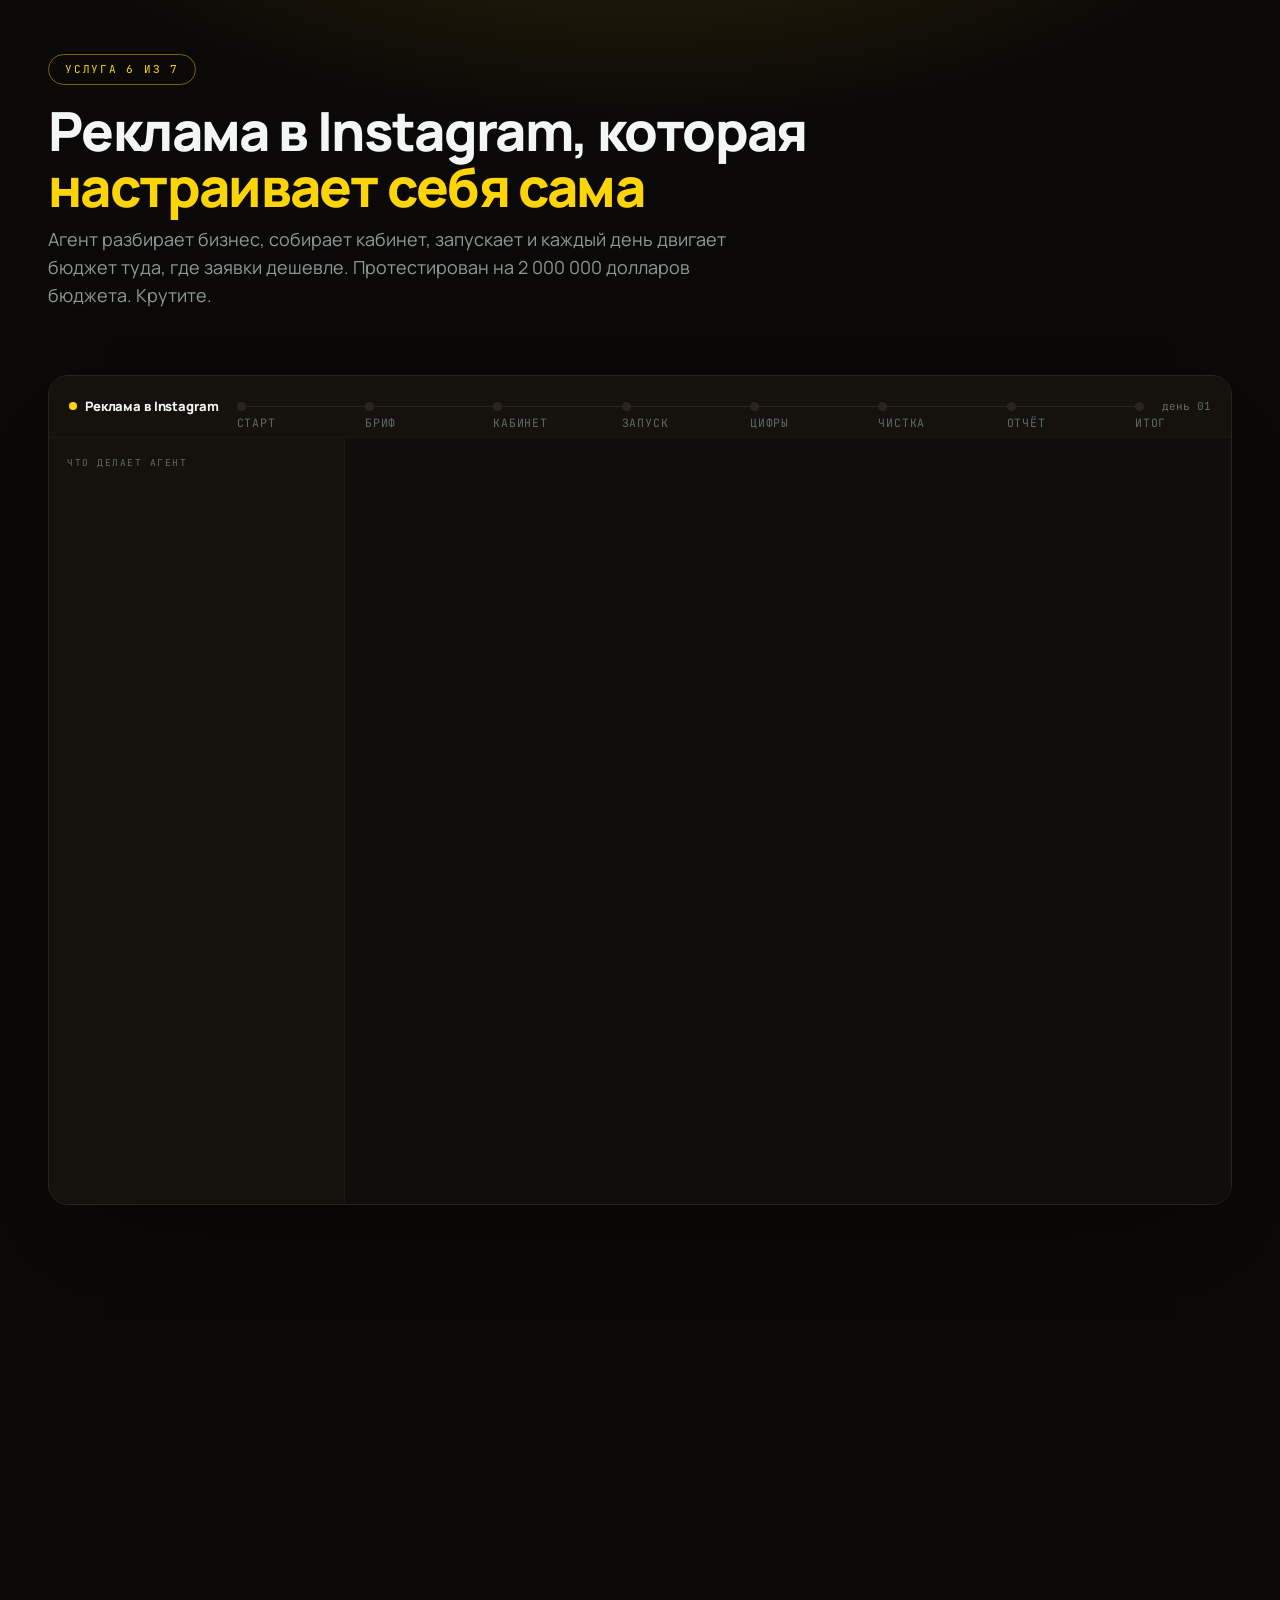
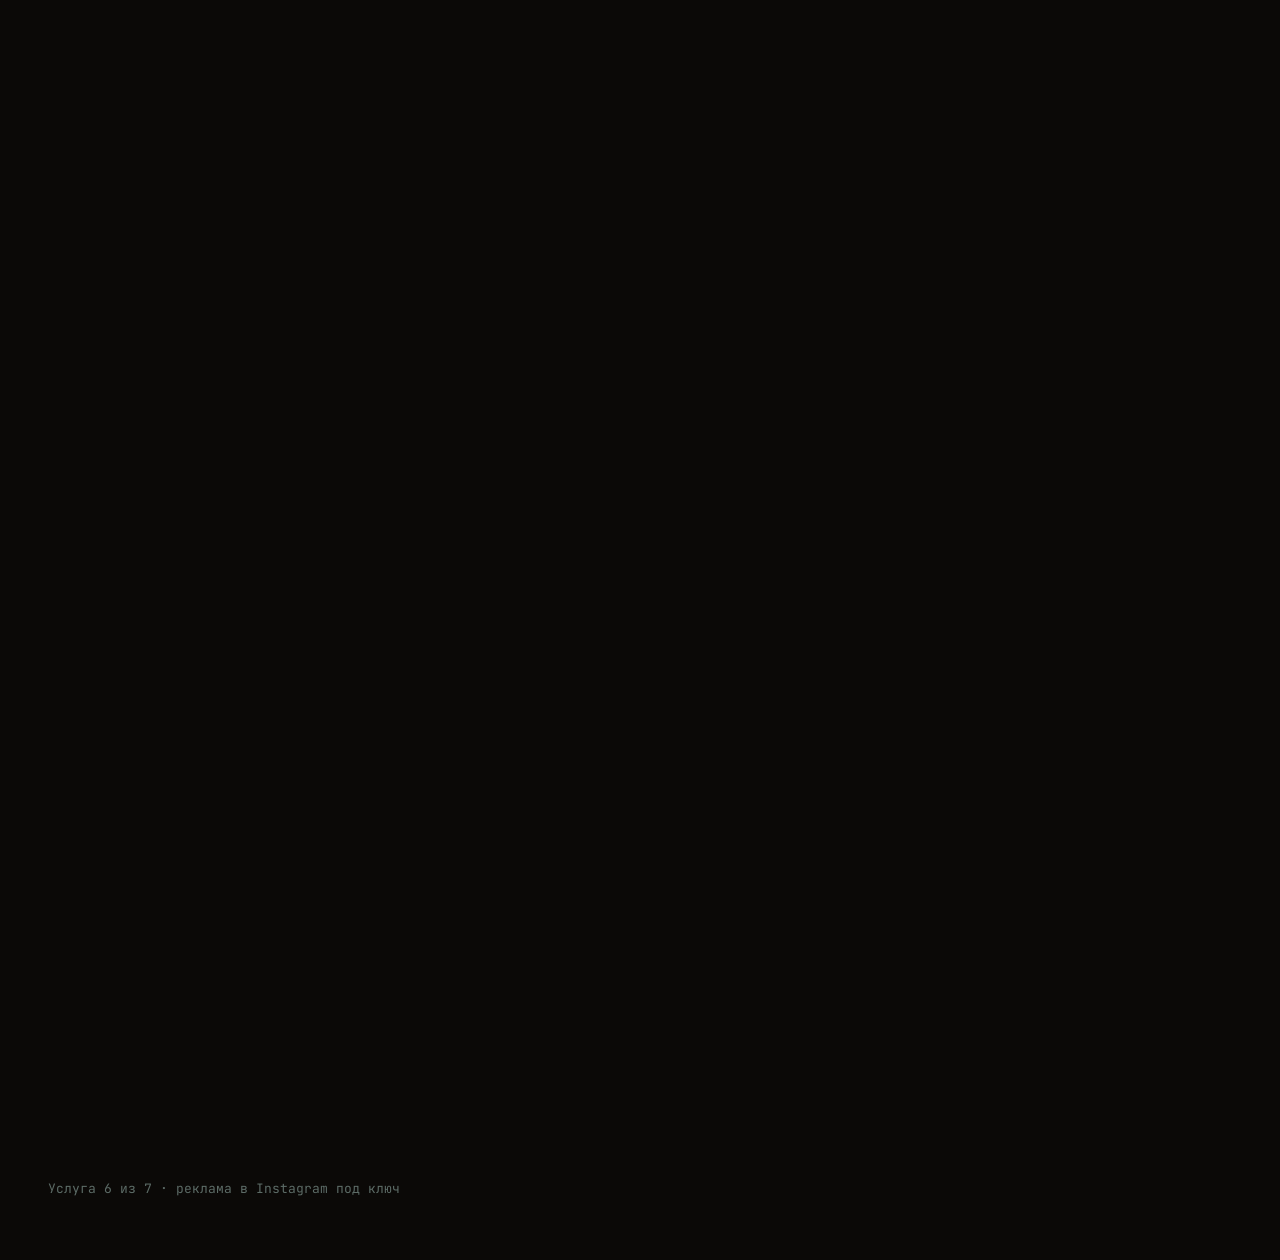
<file: site/demo/ads.html>
<!doctype html><html><head><!-- /frame-runtime --><meta charset=utf8><meta name=viewport content="width=device-width,initial-scale=1"><style>:root{color-scheme:light}body{margin:0;padding:0;font:14px -apple-system,BlinkMacSystemFont,sans-serif;background:#faf9f5;color:#141413}img{max-width:100%}[hidden]:not([hidden=until-found i]){display:none!important}</style><style id="deck-accent">:root{--acc-rgb:253,213,6!important;--acc-dim:#7a6300!important;--acc-ink:#0b0907!important;--bg:#0b0907!important;--bg-2:#110d0a!important;--panel:#15110d!important;--edge:#2a2420!important;--edge-soft:#1c1713!important}html{scrollbar-width:thin;scrollbar-color:#3a3129 transparent}</style></head><body>
<title>Реклама в Instagram</title>
<link rel="preconnect" href="https://fonts.googleapis.com">
<link rel="preconnect" href="https://fonts.gstatic.com" crossorigin>
<link rel="stylesheet" href="https://fonts.googleapis.com/css2?family=Manrope:wght@500;700;800&family=JetBrains+Mono:wght@400;500&display=swap">

<style>
:root{
  --bg:#080B0A; --bg-2:#0D1211; --panel:#121817; --edge:#1F2A27; --edge-soft:#18211F;
  --text:#F2F6F4; --dim:#8C9B96; --faint:#5C6B66;
  --acc:#FDD506; --acc-dim:#7a6300; --acc-glow:rgba(253,213,6,.14);
  --warn:#E8B44A; --bad:#E2604F;
  --f-ui:"Manrope","Helvetica Neue",Arial,sans-serif;
  --f-mono:"JetBrains Mono",ui-monospace,Menlo,monospace;
}
*{box-sizing:border-box}
body{margin:0;background:var(--bg);color:var(--text);font-family:var(--f-ui);font-size:16px;line-height:1.55;-webkit-font-smoothing:antialiased}
.wrap{max-width:1240px;margin:0 auto;padding:0 28px}
@media (max-width:700px){.wrap{padding:0 16px}}
.mono{font-family:var(--f-mono);font-variant-numeric:tabular-nums}

/* шапка */
.top{position:relative;padding:54px 0 34px;background:radial-gradient(900px 380px at 50% -140px, var(--acc-glow), transparent 70%)}
.tag{display:inline-flex;align-items:center;gap:8px;border:1px solid var(--acc-dim);border-radius:999px;padding:6px 16px;font-family:var(--f-mono);font-size:11px;letter-spacing:.16em;color:var(--acc);text-transform:uppercase}
.top h1{font-size:clamp(30px,4.6vw,54px);font-weight:800;letter-spacing:-.03em;margin:18px 0 12px;line-height:1.03;text-wrap:balance}
.top h1 em{font-style:normal;color:var(--acc)}
.top p{margin:0;color:var(--dim);max-width:62ch;font-size:clamp(15px,1.5vw,18px)}

/* рельса */
.rail{height:800vh}
.pin{position:sticky;top:0;height:100svh;display:flex;align-items:center;padding:14px 0 22px}
.stage{position:relative;width:100%;height:min(830px,calc(100svh - 40px));min-height:560px;background:var(--bg-2);border:1px solid var(--edge);border-radius:20px;overflow:hidden;box-shadow:0 40px 90px -60px rgba(0,0,0,.9), inset 0 1px 0 rgba(255,255,255,.03)}

/* конвейер */
.pipe{height:62px;flex-shrink:0;border-bottom:1px solid var(--edge-soft);display:flex;align-items:center;gap:18px;padding:0 20px;background:var(--panel)}
.pipe .brand{font-size:13px;font-weight:800;letter-spacing:-.01em;display:flex;align-items:center;gap:8px;white-space:nowrap}
.pipe .brand i{width:8px;height:8px;border-radius:50%;background:var(--acc);display:block}
.nodes{display:flex;align-items:center;flex:1;min-width:0}
.node-wrap{position:relative;display:flex;align-items:center;flex:1;min-width:0}
.node-wrap:last-child{flex:0 0 auto}
.bead{width:9px;height:9px;border-radius:50%;background:var(--edge);flex-shrink:0;box-shadow:0 0 0 0 var(--acc-glow)}
.wire{height:1px;background:var(--edge);flex:1;position:relative;overflow:hidden}
.wire i{position:absolute;inset:0;background:var(--acc);transform-origin:left;transform:scaleX(0)}
.node-wrap .cap{font-family:var(--f-mono);font-size:11.5px;letter-spacing:.07em;text-transform:uppercase;color:var(--faint);position:absolute;white-space:nowrap;left:0;top:12px}
@media (max-width:900px){.node-wrap .cap{display:none}}
.pipe .clock{font-family:var(--f-mono);font-size:11px;color:var(--faint);white-space:nowrap}

/* тело и лог */
.body{display:grid;grid-template-columns:296px minmax(0,1fr);height:calc(100% - 62px)}
@media (max-width:1000px){.body{grid-template-columns:1fr}}
.log{border-right:1px solid var(--edge-soft);background:var(--panel);position:relative;overflow:hidden;padding:18px 0;display:flex;flex-direction:column}
@media (max-width:1000px){.log{display:none}}
.log-head{flex-shrink:0;font-family:var(--f-mono);font-size:9.5px;letter-spacing:.16em;text-transform:uppercase;color:var(--faint);padding:0 18px 12px}
.log-clip{flex:1;min-height:0;overflow:hidden;position:relative}
.log-tape{padding:0 18px;will-change:transform}
.log-line{font-family:var(--f-mono);font-size:11.5px;line-height:1.5;color:var(--dim);padding:5px 0 5px 14px;position:relative;opacity:0}
.log-line::before{content:"";position:absolute;left:0;top:11px;width:5px;height:5px;border-radius:50%;background:var(--acc-dim)}
.log-line b{color:var(--acc);font-weight:500}
.log-line.done::before{background:var(--acc)}

/* сцены */
.work{position:relative;overflow:hidden;background:var(--bg-2)}
.scene{position:absolute;inset:0;background:var(--bg-2);opacity:0;display:flex;flex-direction:column;justify-content:center;gap:clamp(12px,2.2vh,20px);padding:clamp(24px,3.6vh,38px) 42px}
@media (max-width:700px){.scene{padding:26px 20px}}
.scene-kicker{font-family:var(--f-mono);font-size:10px;letter-spacing:.18em;text-transform:uppercase;color:var(--acc)}
.scene h2{font-size:clamp(20px,2.4vw,30px);font-weight:800;letter-spacing:-.025em;margin:0;line-height:1.12;text-wrap:balance}
.scene .sub{margin:-8px 0 0;color:var(--dim);font-size:13.5px;max-width:78ch;line-height:1.45}
.lbl{font-family:var(--f-mono);font-size:9.5px;letter-spacing:.14em;text-transform:uppercase;color:var(--faint);margin-bottom:9px}

/* 1 · хук */
.hook-wrap{display:flex;flex-direction:column;justify-content:center;flex:1;min-height:0;gap:clamp(18px,3vh,34px)}
.hook-line{font-size:clamp(26px,4vw,52px);font-weight:800;letter-spacing:-.035em;line-height:1.04;margin:0;max-width:22ch}
.hook-line .w{opacity:0;display:inline-block}
.hook-line .w em{font-style:normal;color:var(--acc)}
.nots{display:flex;gap:clamp(16px,3.4vw,46px);flex-wrap:wrap}
.not{opacity:0;max-width:22ch}
.not b{display:block;font-family:var(--f-mono);font-size:clamp(20px,2.6vw,32px);letter-spacing:-.02em;color:var(--acc);font-weight:500}
.not span{display:block;font-size:clamp(14px,1.5vw,17px);color:var(--text);margin-top:6px;line-height:1.4;font-weight:500}

/* 2 · разбор бизнеса */
.quiz{display:grid;grid-template-columns:minmax(0,1fr) minmax(0,0.92fr);gap:clamp(20px,3vw,40px);align-items:center;flex:1;min-height:0}
@media (max-width:900px){.quiz{grid-template-columns:1fr}}
.qlist{display:flex;flex-direction:column;gap:7px}
.q{display:flex;align-items:center;gap:11px;border:1px solid var(--edge);background:var(--panel);border-radius:11px;padding:8px 13px;opacity:0}
.q i{width:22px;height:22px;flex-shrink:0;border-radius:7px;border:1px solid var(--edge);color:var(--faint);
  font-family:var(--f-mono);font-size:10.5px;display:flex;align-items:center;justify-content:center;font-style:normal}
.q b{font-size:13.5px;font-weight:700;letter-spacing:-.01em}
.q em{margin-left:auto;font-style:normal;font-family:var(--f-mono);font-size:11px;color:var(--faint);flex-shrink:0}
.q.ok{border-color:var(--acc-dim);background:linear-gradient(90deg,rgba(253,213,6,.08),transparent 72%)}
.q.ok i{border-color:var(--acc-dim);background:rgba(253,213,6,.16);color:var(--acc)}
.q.ok em{color:var(--acc)}
.q.ok em::after{content:" ✓"}

.brief{border:1px solid var(--acc-dim);border-radius:16px;background:linear-gradient(180deg,rgba(253,213,6,.07),transparent 60%);padding:16px 17px;opacity:0}
.brief-h{display:flex;align-items:center;gap:9px;padding-bottom:12px;border-bottom:1px solid var(--edge);margin-bottom:12px}
.brief-h svg{width:20px;height:20px;color:var(--acc);flex-shrink:0}
.brief-h span{font-size:14px;font-weight:800;letter-spacing:-.015em}
.brief-h b{margin-left:auto;font-family:var(--f-mono);font-size:11px;color:var(--acc);font-weight:500}
.bf{display:flex;align-items:baseline;gap:10px;padding:6px 0;opacity:0}
.bf+.bf{border-top:1px solid var(--edge-soft)}
.bf span{font-family:var(--f-mono);font-size:9.5px;letter-spacing:.11em;text-transform:uppercase;color:var(--faint);width:112px;flex-shrink:0}
.bf u{position:relative;flex:1;text-decoration:none;font-size:12.5px;color:var(--text);line-height:1.35;clip-path:inset(0 100% 0 0)}
.brief-f{margin-top:12px;padding-top:11px;border-top:1px solid var(--edge);display:flex;align-items:center;gap:9px;opacity:0}
.brief-f i{width:18px;height:18px;border-radius:50%;background:var(--acc);color:#08110C;display:flex;align-items:center;justify-content:center;font-size:11px;font-style:normal;flex-shrink:0}
.brief-f b{font-size:12.5px;font-weight:700}
@media (max-height:780px){
  .q{padding:6px 12px}
  .qlist{gap:6px}
  .brief{padding:13px 15px}
  .brief-h{padding-bottom:9px;margin-bottom:9px}
  .bf{padding:5px 0}
  .brief-f{margin-top:9px;padding-top:9px}
}

/* 3 · кабинет */
.cab{display:grid;grid-template-columns:minmax(0,1.12fr) minmax(0,0.88fr);gap:clamp(20px,3vw,42px);align-items:center;flex:1;min-height:0}
@media (max-width:900px){.cab{grid-template-columns:1fr}}
.tree{position:relative;display:flex;flex-direction:column;gap:6px}
.tn{position:relative;display:flex;align-items:center;gap:10px;border:1px solid var(--edge);background:var(--panel);
  border-radius:10px;padding:8px 12px;opacity:0}
.tn i.d{width:7px;height:7px;border-radius:50%;background:var(--acc-dim);flex-shrink:0}
.tn b{font-size:13px;font-weight:700;letter-spacing:-.01em;white-space:nowrap;overflow:hidden;text-overflow:ellipsis}
.tn span{font-size:11.5px;color:var(--dim);margin-left:auto;flex-shrink:0;font-family:var(--f-mono)}
.tn.l1{margin-left:0;border-color:var(--acc-dim);background:linear-gradient(90deg,rgba(253,213,6,.10),transparent 70%)}
.tn.l1 i.d{background:var(--acc)}
.tn.l2{margin-left:26px}
.tn.l3{margin-left:52px;padding:6px 12px}
.tn.l3 b{font-size:12px;font-weight:500;color:var(--dim)}
.tn.l2::before,.tn.l3::before{content:"";position:absolute;left:-14px;top:50%;width:13px;height:1px;background:var(--edge)}
.tn.l3::before{left:-13px}

/* 4 · запуск */
.launch{display:flex;flex-direction:column;gap:clamp(14px,2.4vh,24px);flex:1;min-height:0;justify-content:center}
.tgs{display:grid;grid-template-columns:repeat(3,minmax(0,1fr));gap:12px}
@media (max-width:760px){.tgs{grid-template-columns:1fr}}
.tg{border:1px solid var(--edge);background:var(--panel);border-radius:13px;padding:14px 15px;opacity:0}
.tg .sw{width:44px;height:24px;border-radius:999px;border:1px solid var(--edge);background:#0B100F;position:relative;margin-bottom:11px}
.tg .sw u{position:absolute;top:2px;left:2px;width:18px;height:18px;border-radius:50%;background:var(--faint);display:block}
.tg.on .sw{border-color:var(--acc-dim);background:rgba(253,213,6,.18)}
.tg.on .sw u{left:22px;background:var(--acc)}
.tg b{display:block;font-size:14px;font-weight:800;letter-spacing:-.015em}
.tg span{display:block;font-size:12px;color:var(--dim);margin-top:3px}
.tg.on span{color:var(--acc)}
.bwrap{border:1px solid var(--edge);border-radius:14px;background:var(--panel);padding:15px 16px}
.bbar{height:16px;border-radius:8px;background:#0B100F;border:1px solid var(--edge-soft);display:flex;overflow:hidden;gap:2px;padding:2px}
.bbar i{display:block;border-radius:6px;background:var(--acc);transform-origin:left;transform:scaleX(0);flex:0 0 auto;height:100%}
.bbar i:nth-child(2){background:rgba(253,213,6,.62)}
.bbar i:nth-child(3){background:rgba(253,213,6,.34)}
.bleg{display:flex;gap:clamp(12px,2.4vw,28px);flex-wrap:wrap;margin-top:11px}
.bleg span{display:flex;align-items:center;gap:7px;font-size:12px;color:var(--dim);opacity:0}
.bleg span u{width:9px;height:9px;border-radius:3px;background:var(--acc);display:block;flex-shrink:0}
.bleg span:nth-child(2) u{background:rgba(253,213,6,.62)}
.bleg span:nth-child(3) u{background:rgba(253,213,6,.34)}

/* 5 · результативность */
.perf{display:flex;flex-direction:column;gap:clamp(13px,2.2vh,22px);flex:1;min-height:0;justify-content:center}
.gauge{opacity:0}
.gtrack{position:relative;height:12px;border-radius:7px;overflow:hidden;
  background:linear-gradient(90deg,var(--bad) 0%,var(--warn) 38%,#5C6B66 52%,rgba(253,213,6,.7) 74%,var(--acc) 100%)}
.gneedle{position:absolute;top:-6px;width:3px;height:24px;border-radius:2px;background:var(--text);box-shadow:0 0 14px rgba(242,246,244,.55);left:0}
.gwrap{position:relative;padding:8px 0 2px}
.gleg{display:flex;justify-content:space-between;margin-top:9px;font-family:var(--f-mono);font-size:10px;letter-spacing:.1em;text-transform:uppercase;color:var(--faint)}
.grows{display:flex;flex-direction:column;gap:7px}
.gr{display:flex;align-items:center;gap:12px;border:1px solid var(--edge);background:var(--panel);border-radius:11px;padding:10px 14px;opacity:0}
.gr b{font-size:13.5px;font-weight:700;letter-spacing:-.01em;flex:1;min-width:0;white-space:nowrap;overflow:hidden;text-overflow:ellipsis}
.gr .st{font-family:var(--f-mono);font-size:11px;padding:3px 9px;border-radius:999px;border:1px solid var(--edge);color:var(--dim);flex-shrink:0}
.gr em{font-style:normal;font-size:12.5px;font-weight:700;width:142px;text-align:right;flex-shrink:0}
.gr.v1{border-color:var(--acc-dim)} .gr.v1 .st{color:var(--acc);border-color:var(--acc-dim);background:rgba(253,213,6,.1)} .gr.v1 em{color:var(--acc)}
.gr.v2 .st{color:var(--dim)} .gr.v2 em{color:var(--dim)}
.gr.v3 .st{color:var(--warn);border-color:rgba(232,180,74,.4);background:rgba(232,180,74,.09)} .gr.v3 em{color:var(--warn)}
.gr.v4 .st{color:var(--bad);border-color:rgba(226,96,79,.4);background:rgba(226,96,79,.09)} .gr.v4 em{color:var(--bad)}
.gr.now{box-shadow:0 0 0 1px var(--acc-dim), 0 0 28px -12px var(--acc)}
@media (max-width:760px){.gr em{width:auto}}

/* 6 · пожиратель */
.eater{display:grid;grid-template-columns:minmax(0,1.15fr) minmax(0,0.85fr);gap:clamp(20px,3vw,40px);align-items:center;flex:1;min-height:0}
@media (max-width:900px){.eater{grid-template-columns:1fr}}
.ads{display:flex;flex-direction:column;gap:9px}
.ad{border:1px solid var(--edge);background:var(--panel);border-radius:12px;padding:11px 14px;opacity:0}
.ad-h{display:flex;align-items:center;gap:10px;margin-bottom:9px}
.ad-h b{font-size:13px;font-weight:700;letter-spacing:-.01em}
.ad-h em{margin-left:auto;font-style:normal;font-family:var(--f-mono);font-size:11px;color:var(--dim);flex-shrink:0}
.ad .bar{display:block;height:9px;border-radius:5px;background:#0B100F;border:1px solid var(--edge-soft);overflow:hidden}
.ad .bar u{display:block;height:100%;background:var(--acc);transform-origin:left;transform:scaleX(0)}
.ad.eat .bar u{background:var(--bad)}
.ad.eat em{color:var(--bad)}
.ad.off{border-color:var(--edge-soft);background:transparent}
.ad.off .ad-h b{color:var(--faint);text-decoration:line-through}
.ad.off em{color:var(--faint)}
.rules{display:flex;flex-direction:column;gap:8px}
.rl{display:flex;align-items:center;gap:10px;border:1px solid var(--edge);background:var(--panel);border-radius:11px;padding:9px 13px;opacity:0}
.rl i{width:30px;height:30px;flex-shrink:0;border-radius:9px;border:1px solid var(--acc-dim);background:rgba(253,213,6,.09);color:var(--acc);display:flex;align-items:center;justify-content:center}
.rl i svg{width:16px;height:16px;display:block}
.rl b{font-size:12.5px;font-weight:700;letter-spacing:-.005em;line-height:1.3}

/* 7 · дашборд */
.dash{display:flex;flex-direction:column;gap:clamp(12px,2vh,18px);flex:1;min-height:0;justify-content:center}
.brw{border:1px solid var(--edge);border-radius:14px;overflow:hidden;background:#0A0F0E;opacity:0;margin:0 auto;width:100%;
  max-width:min(100%,880px)}
.brw-bar{height:30px;background:var(--panel);border-bottom:1px solid var(--edge-soft);display:flex;align-items:center;gap:6px;padding:0 12px}
.brw-bar u{width:8px;height:8px;border-radius:50%;background:var(--edge);display:block}
.brw-bar span{margin-left:10px;font-family:var(--f-mono);font-size:10px;color:var(--faint);white-space:nowrap;overflow:hidden;text-overflow:ellipsis}
.brw-view{position:relative;overflow:hidden;aspect-ratio:1560/923;background:#F4F5FA}
.brw-view img{position:absolute;left:0;top:0;width:100%;display:block}
.dnotes{display:grid;grid-template-columns:repeat(3,minmax(0,1fr));gap:clamp(10px,1.8vw,20px)}
@media (max-width:760px){.dnotes{grid-template-columns:1fr}}
.nt{display:flex;gap:11px;align-items:flex-start;opacity:0}
.nt .pn{flex-shrink:0;width:clamp(34px,3.2vw,42px);height:clamp(34px,3.2vw,42px);border-radius:11px;border:1px solid var(--acc-dim);
  background:rgba(253,213,6,.09);color:var(--acc);display:flex;align-items:center;justify-content:center}
.nt .pn svg{width:clamp(18px,1.8vw,22px);height:clamp(18px,1.8vw,22px);display:block}
.nt b{display:block;font-size:clamp(13.5px,1.4vw,16px);font-weight:800;letter-spacing:-.015em;line-height:1.2}
.nt span{display:block;font-size:clamp(12px,1.15vw,13px);color:var(--dim);line-height:1.4;margin-top:3px}

/* 8 · итог */
.fin{display:flex;align-items:baseline;gap:clamp(14px,2.6vw,32px);flex-wrap:wrap;opacity:0}
.fin .big{font-family:var(--f-mono);font-size:clamp(30px,4.6vw,58px);font-weight:500;letter-spacing:-.035em;color:var(--acc);line-height:1}
.fin .cap{font-size:clamp(13px,1.4vw,16px);color:var(--dim);max-width:34ch}
.kits{display:grid;grid-template-columns:repeat(3,minmax(0,1fr));gap:clamp(10px,1.6vw,16px)}
@media (max-width:900px){.kits{grid-template-columns:repeat(2,minmax(0,1fr))}}
@media (max-width:600px){.kits{grid-template-columns:1fr}}
.kit{border:1px solid var(--edge);background:var(--panel);border-radius:14px;padding:14px 15px;opacity:0}
.kit .kico{display:block;width:clamp(34px,3.4vw,44px);height:clamp(34px,3.4vw,44px);color:var(--acc);margin-bottom:10px}
.kit .kico svg{width:100%;height:100%;display:block}
.kit b{display:block;font-size:14px;font-weight:800;letter-spacing:-.015em;margin-bottom:4px}
.kit p{margin:0;font-size:12.5px;color:var(--dim);line-height:1.4}
.price{display:flex;align-items:baseline;gap:14px;flex-wrap:wrap;opacity:0}
.price b{font-family:var(--f-mono);font-size:clamp(22px,3vw,36px);font-weight:500;letter-spacing:-.03em;color:var(--acc)}
.price span{font-size:13.5px;color:var(--dim)}

/* прогресс */
.foot-bar{position:absolute;left:0;right:0;bottom:0;height:2px;background:var(--acc);transform-origin:left;transform:scaleX(0)}

footer{padding:34px 0 60px;color:var(--faint);font-size:13px;font-family:var(--f-mono);line-height:1.7}

/* мобильный фолбэк */
@media (max-width:1000px){
  .rail{height:auto!important}
  .pin{position:static;height:auto;padding:0}
  .stage{height:auto;min-height:0;border-radius:14px}
  .body{height:auto}
  .work{overflow:visible}
  .scene{position:static;opacity:1!important;transform:none!important;border-bottom:1px solid var(--edge-soft)}
  .scene *{opacity:1!important;transform:none!important}
  .bf u::after{display:none}
  .bbar i{transform:none!important;flex:1}
  .ad .bar u{transform:scaleX(.7)!important}
}
</style>

<div class="wrap">
  <header class="top">
    <span class="tag">Услуга 6 из 7</span>
    <h1>Реклама в Instagram, которая <em>настраивает себя сама</em></h1>
    <p>Агент разбирает бизнес, собирает кабинет, запускает и каждый день двигает бюджет туда, где заявки дешевле. Протестирован на 2 000 000 долларов бюджета. Крутите.</p>
  </header>
</div>

<div class="wrap">
<div class="rail" id="rail">
  <div class="pin">
    <div class="stage">

      <div class="pipe">
        <span class="brand"><i></i> Реклама в Instagram</span>
        <span class="nodes" id="nodes"></span>
        <span class="clock mono" id="clock">день 01</span>
      </div>

      <div class="body">
        <div class="log">
          <div class="log-head">Что делает агент</div>
          <div class="log-clip"><div class="log-tape" id="tape"></div></div>
        </div>

        <div class="work">

          <!-- 1 · хук -->
          <section class="scene">
            <div class="hook-wrap">
              <p class="hook-line" id="hook"></p>
              <div class="nots">
                <div class="not" data-not><b id="cntBudget">$0</b><span>бюджета прошло через него на тестах</span></div>
                <div class="not" data-not><b>24/7</b><span>смотрит цифры без выходных и отпусков</span></div>
                <div class="not" data-not><b>0 часов</b><span>вашего времени на настройку кабинета</span></div>
              </div>
            </div>
          </section>

          <!-- 2 · разбор бизнеса -->
          <section class="scene">
            <span class="scene-kicker">Шаг 1 · Разбор</span>
            <h2>Сначала расспрашивает про бизнес</h2>
            <p class="sub">Двадцать вопросов — и агент знает, что вы продаёте, кому, где и сколько готовы платить за заявку. Дальше он работает по брифу, а не по догадкам.</p>
            <div class="quiz">
              <div class="qlist">
                <div class="q" data-q><i>1</i><b>Что продаёте</b><em>ответ</em></div>
                <div class="q" data-q><i>2</i><b>В каком регионе работаете</b><em>ответ</em></div>
                <div class="q" data-q><i>3</i><b>Кому продаёте</b><em>ответ</em></div>
                <div class="q" data-q><i>4</i><b>Какие боли закрываете</b><em>ответ</em></div>
                <div class="q" data-q><i>5</i><b>Чем вы лучше других</b><em>ответ</em></div>
                <div class="q" data-q><i>6</i><b>Сколько платите за заявку</b><em>ответ</em></div>
              </div>
              <div class="brief" id="brief">
                <div class="brief-h">
                  <svg viewBox="0 0 24 24" fill="none" stroke="currentColor" stroke-width="1.8" stroke-linecap="round" stroke-linejoin="round"><path d="M14 3H7a2 2 0 0 0-2 2v14a2 2 0 0 0 2 2h10a2 2 0 0 0 2-2V8Z"/><path d="M14 3v5h5M9 13h6M9 17h4"/></svg>
                  <span>Бриф по вашему бизнесу</span><b id="qCount">0 / 6</b>
                </div>
                <div class="bf" data-bf><span>Направления</span><u>каждое идёт отдельной кампанией</u></div>
                <div class="bf" data-bf><span>Цена заявки</span><u>своя цель для каждого направления</u></div>
                <div class="bf" data-bf><span>Бюджет</span><u>общий на день и по направлениям</u></div>
                <div class="bf" data-bf><span>География</span><u>страны и города, где вы работаете</u></div>
                <div class="bf" data-bf><span>Аудитории</span><u>возраст, интересы, похожие покупатели</u></div>
                <div class="brief-f" id="briefF"><i>✓</i><b>Бриф сохранён — агент работает по нему каждый день</b></div>
              </div>
            </div>
          </section>

          <!-- 3 · кабинет -->
          <section class="scene">
            <span class="scene-kicker">Шаг 2 · Настройка</span>
            <h2>Собирает рекламный кабинет с нуля</h2>
            <p class="sub">Кампании, группы, аудитории, гео — всё создаётся за один прогон и по единым названиям.</p>
            <div class="cab">
              <div class="tree">
                <div class="tn l1" data-tn><i class="d"></i><b>Кампания · направление 1</b><span>цель и бюджет свои</span></div>
                <div class="tn l2" data-tn><i class="d"></i><b>Группа · страна, широкая аудитория</b><span>гео</span></div>
                <div class="tn l3" data-tn><i class="d"></i><b>Объявление · видео</b></div>
                <div class="tn l3" data-tn><i class="d"></i><b>Объявление · баннер</b></div>
                <div class="tn l2" data-tn><i class="d"></i><b>Группа · город, интересы</b><span>интересы</span></div>
                <div class="tn l3" data-tn><i class="d"></i><b>Объявление · видео</b></div>
                <div class="tn l2" data-tn><i class="d"></i><b>Группа · похожая аудитория</b><span>похожие</span></div>
                <div class="tn l3" data-tn><i class="d"></i><b>Объявление · видео</b></div>
              </div>
              <div class="rules">
                <div class="rl" data-rl2><i><svg viewBox="0 0 24 24" fill="none" stroke="currentColor" stroke-width="2" stroke-linecap="round" stroke-linejoin="round"><path d="M4 6h16M4 12h10M4 18h6"/></svg></i><b>Одно направление — одна кампания, ничего не смешивается</b></div>
                <div class="rl" data-rl2><i><svg viewBox="0 0 24 24" fill="none" stroke="currentColor" stroke-width="2" stroke-linecap="round" stroke-linejoin="round"><path d="M12 21s7-5.5 7-11a7 7 0 1 0-14 0c0 5.5 7 11 7 11Z"/><circle cx="12" cy="10" r="2.6"/></svg></i><b>Города, страны и аудитории подбирает под ваш регион</b></div>
                <div class="rl" data-rl2><i><svg viewBox="0 0 24 24" fill="none" stroke="currentColor" stroke-width="2" stroke-linecap="round" stroke-linejoin="round"><path d="M7 7h10M7 12h10M7 17h6"/><rect x="3" y="3" width="18" height="18" rx="3"/></svg></i><b>Единые названия — потом видно, какое объявление сколько принесло</b></div>
              </div>
            </div>
          </section>

          <!-- 4 · запуск -->
          <section class="scene">
            <span class="scene-kicker">Шаг 3 · Запуск</span>
            <h2>Запускает сам и держит дневной бюджет</h2>
            <p class="sub">Деньги распределяются по направлениям, а сумма групп не может выйти за рамку, которую вы поставили.</p>
            <div class="launch">
              <div class="tgs">
                <div class="tg" data-tg><div class="sw"><u></u></div><b>Направление 1</b><span>ждёт запуска</span></div>
                <div class="tg" data-tg><div class="sw"><u></u></div><b>Направление 2</b><span>ждёт запуска</span></div>
                <div class="tg" data-tg><div class="sw"><u></u></div><b>Направление 3</b><span>ждёт запуска</span></div>
              </div>
              <div class="bwrap">
                <div class="lbl">Дневной бюджет разложен по направлениям</div>
                <div class="bbar"><i data-seg style="width:44%"></i><i data-seg style="width:33%"></i><i data-seg style="width:23%"></i></div>
                <div class="bleg">
                  <span data-leg><u></u>направление 1</span>
                  <span data-leg><u></u>направление 2</span>
                  <span data-leg><u></u>направление 3</span>
                </div>
              </div>
            </div>
          </section>

          <!-- 5 · результативность -->
          <section class="scene">
            <span class="scene-kicker">Шаг 4 · Каждый день</span>
            <h2>Каждый день считает, какая группа работает</h2>
            <p class="sub">Агент смотрит цену заявки против вашей цели, тренд за три и семь дней, клики и как часто люди видят одно и то же объявление. Из этого выходит одна простая оценка — и по ней он двигает деньги.</p>
            <div class="perf">
              <div class="gauge">
                <div class="gwrap"><div class="gtrack"></div><span class="gneedle" id="needle"></span></div>
                <div class="gleg"><span>сливает бюджет</span><span>приносит заявки</span></div>
              </div>
              <div class="grows">
                <div class="gr v1" data-gr><b>Страна, широкая аудитория</b><span class="st">работает отлично</span><em>+20% бюджета</em></div>
                <div class="gr v2" data-gr><b>Город, интересы</b><span class="st">нормально</span><em>оставить как есть</em></div>
                <div class="gr v3" data-gr><b>Похожая аудитория</b><span class="st">просадка</span><em>−30% бюджета</em></div>
                <div class="gr v4" data-gr><b>Второй город</b><span class="st">сливает</span><em>на паузу</em></div>
              </div>
            </div>
          </section>

          <!-- 6 · пожиратель -->
          <section class="scene">
            <span class="scene-kicker">Шаг 5 · Чистка</span>
            <h2>Находит объявление, которое ест деньги</h2>
            <p class="sub">Внутри группы одно объявление часто забирает половину бюджета и не приносит ни одной заявки. Агент видит это по каждому объявлению отдельно и выключает именно его, а не всю группу.</p>
            <div class="eater">
              <div class="ads">
                <div class="lbl">Одна группа объявлений</div>
                <div class="ad" data-ad><div class="ad-h"><b>Объявление · видео А</b><em>заявки идут</em></div><i class="bar"><u></u></i></div>
                <div class="ad eat" data-ad><div class="ad-h"><b>Объявление · видео Б</b><em>половина бюджета, заявок нет</em></div><i class="bar"><u></u></i></div>
                <div class="ad" data-ad><div class="ad-h"><b>Объявление · баннер</b><em>заявки идут</em></div><i class="bar"><u></u></i></div>
              </div>
              <div class="rules">
                <div class="rl" data-rl><i><svg viewBox="0 0 24 24" fill="none" stroke="currentColor" stroke-width="2" stroke-linecap="round" stroke-linejoin="round"><path d="M12 19V5M5 12l7-7 7 7"/></svg></i><b>Поднимает бюджет максимум на 30% за раз, чтобы не сбить обучение</b></div>
                <div class="rl" data-rl><i><svg viewBox="0 0 24 24" fill="none" stroke="currentColor" stroke-width="2" stroke-linecap="round" stroke-linejoin="round"><path d="M12 5v14M5 12l7 7 7-7"/></svg></i><b>Снижает максимум наполовину — резкий обрыв убивает группу</b></div>
                <div class="rl" data-rl><i><svg viewBox="0 0 24 24" fill="none" stroke="currentColor" stroke-width="2" stroke-linecap="round" stroke-linejoin="round"><circle cx="12" cy="12" r="9"/><path d="M12 7v5.5l3.5 2"/></svg></i><b>Новые группы не запускает вечером и не трогает их, пока идёт обучение</b></div>
                <div class="rl" data-rl><i><svg viewBox="0 0 24 24" fill="none" stroke="currentColor" stroke-width="2" stroke-linecap="round" stroke-linejoin="round"><path d="M3 12a9 9 0 1 0 3-6.7"/><path d="M3 4v5h5"/><path d="M12 8v4.5l3 1.8"/></svg></i><b>Помнит, что делал вчера и позавчера, и не дёргает бюджет туда-сюда</b></div>
              </div>
            </div>
          </section>

          <!-- 7 · дашборд -->
          <section class="scene">
            <span class="scene-kicker">Шаг 6 · Отчёт</span>
            <h2>Отчитывается цифрами, а не словами</h2>
            <div class="dash">
              <div class="brw" id="brw">
                <div class="brw-bar"><u></u><u></u><u></u><span>дашборд клиенту · открывается по ссылке</span></div>
                <div class="brw-view"><img src="assets6/dash.jpg" alt="" id="brwImg"></div>
              </div>
              <div class="dnotes">
                <div class="nt" data-nt><span class="pn"><svg viewBox="0 0 24 24" fill="none" stroke="currentColor" stroke-width="2" stroke-linecap="round" stroke-linejoin="round"><path d="M4 19V9M10 19V5M16 19v-7M22 19H2"/></svg></span><span><b>Куда ушли деньги</b><span>расход, заявки, цена заявки и выручка на одном экране</span></span></div>
                <div class="nt" data-nt><span class="pn"><svg viewBox="0 0 24 24" fill="none" stroke="currentColor" stroke-width="2" stroke-linecap="round" stroke-linejoin="round"><rect x="3" y="4" width="18" height="16" rx="2.5"/><path d="M3 9h18M9 9v11"/></svg></span><span><b>Каждое объявление отдельно</b><span>видно, какой ролик приносит заявки, а какой просто тратит</span></span></div>
                <div class="nt" data-nt><span class="pn"><svg viewBox="0 0 24 24" fill="none" stroke="currentColor" stroke-width="2" stroke-linecap="round" stroke-linejoin="round"><rect x="6" y="2.5" width="12" height="19" rx="2.6"/><path d="M11 18.5h2"/></svg></span><span><b>Открывается с телефона</b><span>ссылка, а не файл — заходите когда угодно</span></span></div>
              </div>
            </div>
          </section>

          <!-- 8 · итог -->
          <section class="scene">
            <span class="scene-kicker">Итог</span>
            <div class="fin" id="fin">
              <span class="big">Реклама без вас</span>
              <span class="cap">вы даёте доступ и бюджет — остальное агент делает сам и каждый день</span>
            </div>
            <div class="kits">
              <div class="kit" data-kit><span class="kico"><svg viewBox="0 0 24 24" fill="none" stroke="currentColor" stroke-width="1.7" stroke-linecap="round" stroke-linejoin="round"><path d="M12 21s7-5.5 7-11a7 7 0 1 0-14 0c0 5.5 7 11 7 11Z"/><circle cx="12" cy="10" r="2.6"/></svg></span><b>Настройка с нуля</b><p>кабинет, кампании, гео и аудитории</p></div>
              <div class="kit" data-kit><span class="kico"><svg viewBox="0 0 24 24" fill="none" stroke="currentColor" stroke-width="1.7" stroke-linecap="round" stroke-linejoin="round"><rect x="3" y="4" width="18" height="16" rx="3"/><path d="M8 9h8M8 13h5"/></svg></span><b>Объявления</b><p>тексты и связки под каждое направление</p></div>
              <div class="kit" data-kit><span class="kico"><svg viewBox="0 0 24 24" fill="none" stroke="currentColor" stroke-width="1.7" stroke-linecap="round" stroke-linejoin="round"><path d="M4 18V8M10 18V4M16 18v-6M21 18H3"/></svg></span><b>Правки каждый день</b><p>деньги уходят туда, где заявки дешевле</p></div>
              <div class="kit" data-kit><span class="kico"><svg viewBox="0 0 24 24" fill="none" stroke="currentColor" stroke-width="1.7" stroke-linecap="round" stroke-linejoin="round"><path d="M6 4v7a6 6 0 0 0 12 0V4"/><path d="M9 20h6M12 17v3"/><path d="m3 3 18 18"/></svg></span><b>Чистка бюджета</b><p>выключает то, что тратит и не приносит</p></div>
              <div class="kit" data-kit><span class="kico"><svg viewBox="0 0 24 24" fill="none" stroke="currentColor" stroke-width="1.7" stroke-linecap="round" stroke-linejoin="round"><rect x="2.5" y="4" width="19" height="13" rx="2.5"/><path d="M8 21h8M12 17v4"/><path d="M7 12l3-3 2.5 2.5L17 7"/></svg></span><b>Дашборд</b><p>живая ссылка с цифрами, а не отписка</p></div>
              <div class="kit" data-kit><span class="kico"><svg viewBox="0 0 24 24" fill="none" stroke="currentColor" stroke-width="1.7" stroke-linecap="round" stroke-linejoin="round"><circle cx="12" cy="12" r="9"/><path d="M12 7v5.5l3.5 2"/></svg></span><b>Без выходных</b><p>смотрит кабинет ночью и в праздники</p></div>
            </div>
            <div class="price" id="price"><b>$600 – $3 000</b><span>за пакет в месяц · сложность средняя</span></div>
          </section>

        </div>
      </div>

      <span class="foot-bar" id="foot"></span>
    </div>
  </div>
</div>
</div>

<div class="wrap"><footer>Услуга 6 из 7 · реклама в Instagram под ключ</footer></div>

<script>
(function(){
  "use strict";
  var clamp01=function(v){return v<0?0:v>1?1:v;};
  function track(p,st){
    if(p<=st[0][0])return st[0][1];
    var last=st[st.length-1]; if(p>=last[0])return last[1];
    for(var i=1;i<st.length;i++){var x=st[i-1],y=st[i],sp=y[0]-x[0];
      if(p<=y[0])return x[1]+(y[1]-x[1])*(sp?(p-x[0])/sp:0);}
    return last[1];
  }
  var rail=document.getElementById('rail'); if(!rail)return;
  var N=8, at=function(i,x){return (i+x)/N;};
  function reveal(p,i,f,t){return track(p,[[at(i,f),0],[at(i,t),1]]);}
  function fade(el,v,sh){ el.style.opacity=v.toFixed(3); if(sh) el.style.transform='translate3d(0,'+(sh*(1-v)).toFixed(2)+'px,0)'; }
  var reduce=matchMedia('(prefers-reduced-motion: reduce)').matches;
  var narrow=function(){return innerWidth<=1000;};
  var scenes=[].slice.call(document.querySelectorAll('.scene'));
  var nf=new Intl.NumberFormat('ru-RU');

  var NODE_CAPS=['старт','бриф','кабинет','запуск','цифры','чистка','отчёт','итог'];
  var nodes=document.getElementById('nodes'),beads=[],wires=[];
  NODE_CAPS.forEach(function(c,i){
    var w=document.createElement('span'); w.className='node-wrap';
    var bd=document.createElement('span'); bd.className='bead'; w.appendChild(bd); beads.push(bd);
    if(i<NODE_CAPS.length-1){var wr=document.createElement('span');wr.className='wire';var f=document.createElement('i');wr.appendChild(f);w.appendChild(wr);wires.push(f);}
    var cp=document.createElement('span'); cp.className='cap'; cp.textContent=c; w.appendChild(cp);
    nodes.appendChild(w);
  });

  var LOG=[
    [at(0,0.24),'подключился к рекламному кабинету'],
    [at(1,0.14),'задаю вопросы про бизнес'],
    [at(1,0.62),'<b>бриф собран</b>'],
    [at(2,0.16),'создаю кампании и группы'],
    [at(2,0.58),'подобрал гео и аудитории'],
    [at(3,0.20),'разложил бюджет по направлениям'],
    [at(3,0.62),'<b>реклама запущена</b>'],
    [at(4,0.18),'смотрю цифры за 3 и 7 дней'],
    [at(4,0.60),'добавил денег туда, где дешевле'],
    [at(5,0.26),'нашёл объявление-пожиратель'],
    [at(5,0.62),'<b>выключил, бюджет ушёл в рабочее</b>'],
    [at(6,0.24),'собрал дашборд для клиента'],
    [at(7,0.20),'и так каждый день']
  ];
  var tape=document.getElementById('tape');
  var logEls=LOG.map(function(r){var e=document.createElement('div');e.className='log-line';e.innerHTML=r[1];tape.appendChild(e);return e;});
  var LOG_CAP=11,LOG_H=24;

  /* 1 · хук */
  var HOOK=['Настроит ','рекламу ','сам.','<br>','И ','каждый ','день ','сделает ','заявки ','<em>дешевле</em>.'];
  var hook=document.getElementById('hook'),wordEls=[];
  HOOK.forEach(function(t){
    if(t==='<br>'){hook.appendChild(document.createElement('br'));return;}
    var s=document.createElement('span'); s.className='w'; s.innerHTML=t; hook.appendChild(s); wordEls.push(s);
  });
  var notEls=[].slice.call(document.querySelectorAll('[data-not]'));
  var cntBudget=document.getElementById('cntBudget');

  /* 2 */
  var qEls=[].slice.call(document.querySelectorAll('[data-q]'));
  var bfEls=[].slice.call(document.querySelectorAll('[data-bf]'));
  var brief=document.getElementById('brief'), briefF=document.getElementById('briefF'), qCount=document.getElementById('qCount');

  /* 3 */
  var tnEls=[].slice.call(document.querySelectorAll('[data-tn]'));
  var rl2Els=[].slice.call(document.querySelectorAll('[data-rl2]'));

  /* 4 */
  var tgEls=[].slice.call(document.querySelectorAll('[data-tg]'));
  var segEls=[].slice.call(document.querySelectorAll('[data-seg]'));
  var legEls=[].slice.call(document.querySelectorAll('[data-leg]'));

  /* 5 */
  var grEls=[].slice.call(document.querySelectorAll('[data-gr]'));
  var gauge=document.querySelector('.gauge'), needle=document.getElementById('needle');
  var GPOS=[89,58,29,7];   /* куда встаёт стрелка на каждой группе */

  /* 6 */
  var adEls=[].slice.call(document.querySelectorAll('[data-ad]'));
  var rlEls=[].slice.call(document.querySelectorAll('[data-rl]'));

  /* 7 */
  var brw=document.getElementById('brw'), brwImg=document.getElementById('brwImg');
  var ntEls=[].slice.call(document.querySelectorAll('[data-nt]'));

  /* 8 */
  var fin=document.getElementById('fin'), price=document.getElementById('price');
  var kits=[].slice.call(document.querySelectorAll('[data-kit]'));

  var clock=document.getElementById('clock'), foot=document.getElementById('foot');

  function render(p){
    for(var i=0;i<N;i++){
      var lit=clamp01(p*N-i);
      beads[i].style.background=lit>0?'var(--acc)':'var(--edge)';
      beads[i].style.boxShadow=(lit>0.5&&lit<1)?'0 0 0 5px var(--acc-glow)':'0 0 0 0 var(--acc-glow)';
      if(wires[i]) wires[i].style.transform='scaleX('+clamp01(p*N-i).toFixed(3)+')';
    }
    clock.textContent='день '+('0'+Math.max(1,Math.round(p*30))).slice(-2);

    for(var sc=0;sc<N;sc++){
      var op=sc===0?1:track(p,[[at(sc,-0.04),0],[at(sc,0.06),1]]);
      scenes[sc].style.opacity=op.toFixed(3);
      scenes[sc].style.pointerEvents=op>0.5?'auto':'none';
    }

    var shown=0;
    for(var L=0;L<LOG.length;L++){
      var o=track(p,[[LOG[L][0],0],[LOG[L][0]+0.008,1]]);
      logEls[L].style.opacity=o.toFixed(3);
      logEls[L].style.transform='translate3d(0,'+(6*(1-o)).toFixed(1)+'px,0)';
      if(o>0.99) logEls[L].classList.add('done'); else logEls[L].classList.remove('done');
      if(o>0.2) shown++;
    }
    tape.style.transform='translate3d(0,'+(-Math.max(0,shown-LOG_CAP)*LOG_H)+'px,0)';

    /* 1 · хук */
    wordEls.forEach(function(w,i){
      var o=reveal(p,0,0.02+i*0.03,0.11+i*0.03);
      w.style.opacity=o.toFixed(3); w.style.transform='translate3d(0,'+(10*(1-o)).toFixed(1)+'px,0)';
    });
    notEls.forEach(function(n,i){ fade(n, reveal(p,0,0.44+i*0.05,0.58+i*0.05), 10); });
    cntBudget.textContent='$'+nf.format(Math.round(2000000*reveal(p,0,0.46,0.92)));

    /* 2 · разбор */
    var answered=0;
    qEls.forEach(function(q,i){
      var st=0.08+i*0.055;
      var ap=reveal(p,1,st,st+0.05);
      var ok=reveal(p,1,st+0.05,st+0.09);
      q.style.opacity=ap.toFixed(3);
      q.style.transform='translate3d('+(-18*(1-ap)).toFixed(1)+'px,0,0)';
      q.classList.toggle('ok', ok>0.7);
      if(ok>0.7) answered++;
    });
    qCount.textContent=answered+' / '+qEls.length;
    fade(brief, reveal(p,1,0.10,0.22), 14);
    bfEls.forEach(function(b,i){
      var st=0.26+i*0.075;
      var ap=reveal(p,1,st,st+0.05);
      var fill=reveal(p,1,st+0.02,st+0.11);
      b.style.opacity=ap.toFixed(3);
      b.querySelector('u').style.clipPath='inset(0 '+((1-fill)*100).toFixed(1)+'% 0 0)';
    });
    fade(briefF, reveal(p,1,0.82,0.92), 10);

    /* 3 · кабинет */
    tnEls.forEach(function(t,i){
      var st=0.06+i*0.065;
      var o=reveal(p,2,st,st+0.06);
      t.style.opacity=o.toFixed(3);
      t.style.transform='translate3d('+(-16*(1-o)).toFixed(1)+'px,0,0)';
    });
    rl2Els.forEach(function(r,i){ fade(r, reveal(p,2,0.40+i*0.12,0.54+i*0.12), 10); });

    /* 4 · запуск */
    tgEls.forEach(function(t,i){
      var st=0.06+i*0.08;
      var ap=reveal(p,3,st,st+0.07);
      var on=reveal(p,3,st+0.07,st+0.11);
      t.style.opacity=ap.toFixed(3);
      t.style.transform='translate3d(0,'+(12*(1-ap)).toFixed(1)+'px,0)';
      if(on>0.6){ t.classList.add('on'); t.querySelector('span').textContent='реклама идёт'; }
      else { t.classList.remove('on'); t.querySelector('span').textContent='ждёт запуска'; }
    });
    segEls.forEach(function(s,i){
      s.style.transform='scaleX('+reveal(p,3,0.40+i*0.08,0.56+i*0.08).toFixed(3)+')';
    });
    legEls.forEach(function(l,i){ fade(l, reveal(p,3,0.46+i*0.08,0.60+i*0.08), 6); });

    /* 5 · результативность */
    fade(gauge, reveal(p,4,0.06,0.16), 12);
    var gstops=[[at(4,0.16),50]];
    grEls.forEach(function(g,i){
      var st=0.22+i*0.13;
      fade(g, reveal(p,4,st,st+0.09), 10);
      gstops.push([at(4,st+0.07),GPOS[i]]);
      g.classList.toggle('now', p>=at(4,st+0.04) && p<at(4,st+0.17));
    });
    needle.style.left=track(p,gstops).toFixed(2)+'%';

    /* 6 · пожиратель */
    var grow=reveal(p,5,0.10,0.44);
    var kill=reveal(p,5,0.52,0.70);
    var flow=reveal(p,5,0.60,0.82);
    adEls.forEach(function(a,i){
      fade(a, reveal(p,5,0.04+i*0.06,0.16+i*0.06), 10);
      var u=a.querySelector('u'), w;
      if(i===1){ w=grow*0.94*(1-kill); }
      else { w=grow*(i===0?0.34:0.26)+flow*0.30; }
      u.style.transform='scaleX('+w.toFixed(3)+')';
    });
    if(kill>0.6){
      adEls[1].classList.add('off');
      adEls[1].querySelector('em').textContent='выключено';
    } else {
      adEls[1].classList.remove('off');
      adEls[1].querySelector('em').textContent='половина бюджета, заявок нет';
    }
    rlEls.forEach(function(r,i){ fade(r, reveal(p,5,0.24+i*0.11,0.38+i*0.11), 10); });

    /* 7 · дашборд */
    fade(brw, reveal(p,6,0.06,0.20), 16);
    var dz=reveal(p,6,0.10,0.90);
    brwImg.style.transform='translate3d(0,0,0) scale('+(1+0.045*dz).toFixed(4)+')';
    brwImg.style.transformOrigin='50% '+(18+dz*44).toFixed(1)+'%';
    ntEls.forEach(function(n,i){ fade(n, reveal(p,6,0.34+i*0.11,0.50+i*0.11), 10); });

    /* 8 · итог */
    fade(fin, reveal(p,7,0.04,0.18), 14);
    kits.forEach(function(k,i){ fade(k, reveal(p,7,0.18+i*0.08,0.34+i*0.08), 14); });
    fade(price, reveal(p,7,0.68,0.84), 10);

    foot.style.transform='scaleX('+p.toFixed(4)+')';
  }

  function tick(){
    var range=rail.offsetHeight-innerHeight;
    render(clamp01(-rail.getBoundingClientRect().top/(range||1)));
  }
  var queued=false;
  function onScroll(){ if(queued)return; queued=true; requestAnimationFrame(function(){tick();queued=false;}); }
  document.addEventListener('visibilitychange',function(){ if(document.visibilityState!=='visible')return; queued=false; tick(); });

  function flatten(){
    rail.style.height='auto'; render(1);
    scenes.forEach(function(sc){sc.style.opacity='1';});
    tape.style.transform='none';
    logEls.forEach(function(l){l.style.opacity='1';l.style.transform='none';});
    wordEls.forEach(function(w){w.style.opacity='1';w.style.transform='none';});
    [].slice.call(document.querySelectorAll('[data-not],[data-q],[data-bf],[data-tn],[data-rl],[data-rl2],[data-tg],[data-leg],[data-gr],[data-ad],[data-nt],[data-kit]'))
      .forEach(function(e){e.style.opacity='1';e.style.transform='none';});
    [].slice.call(document.querySelectorAll('.bf u')).forEach(function(u){u.style.clipPath='none';});
    brief.style.opacity='1'; briefF.style.opacity='1'; gauge.style.opacity='1';
    brw.style.opacity='1'; brwImg.style.transform='none';
    fin.style.opacity='1'; price.style.opacity='1';
  }
  function boot(){
    if(reduce||narrow()){flatten();return;}
    rail.style.height=''; addEventListener('scroll',onScroll,{passive:true}); tick();
  }
  addEventListener('resize',function(){removeEventListener('scroll',onScroll);boot();},{passive:true});
  boot();
})();
</script>

</body></html>
</file>
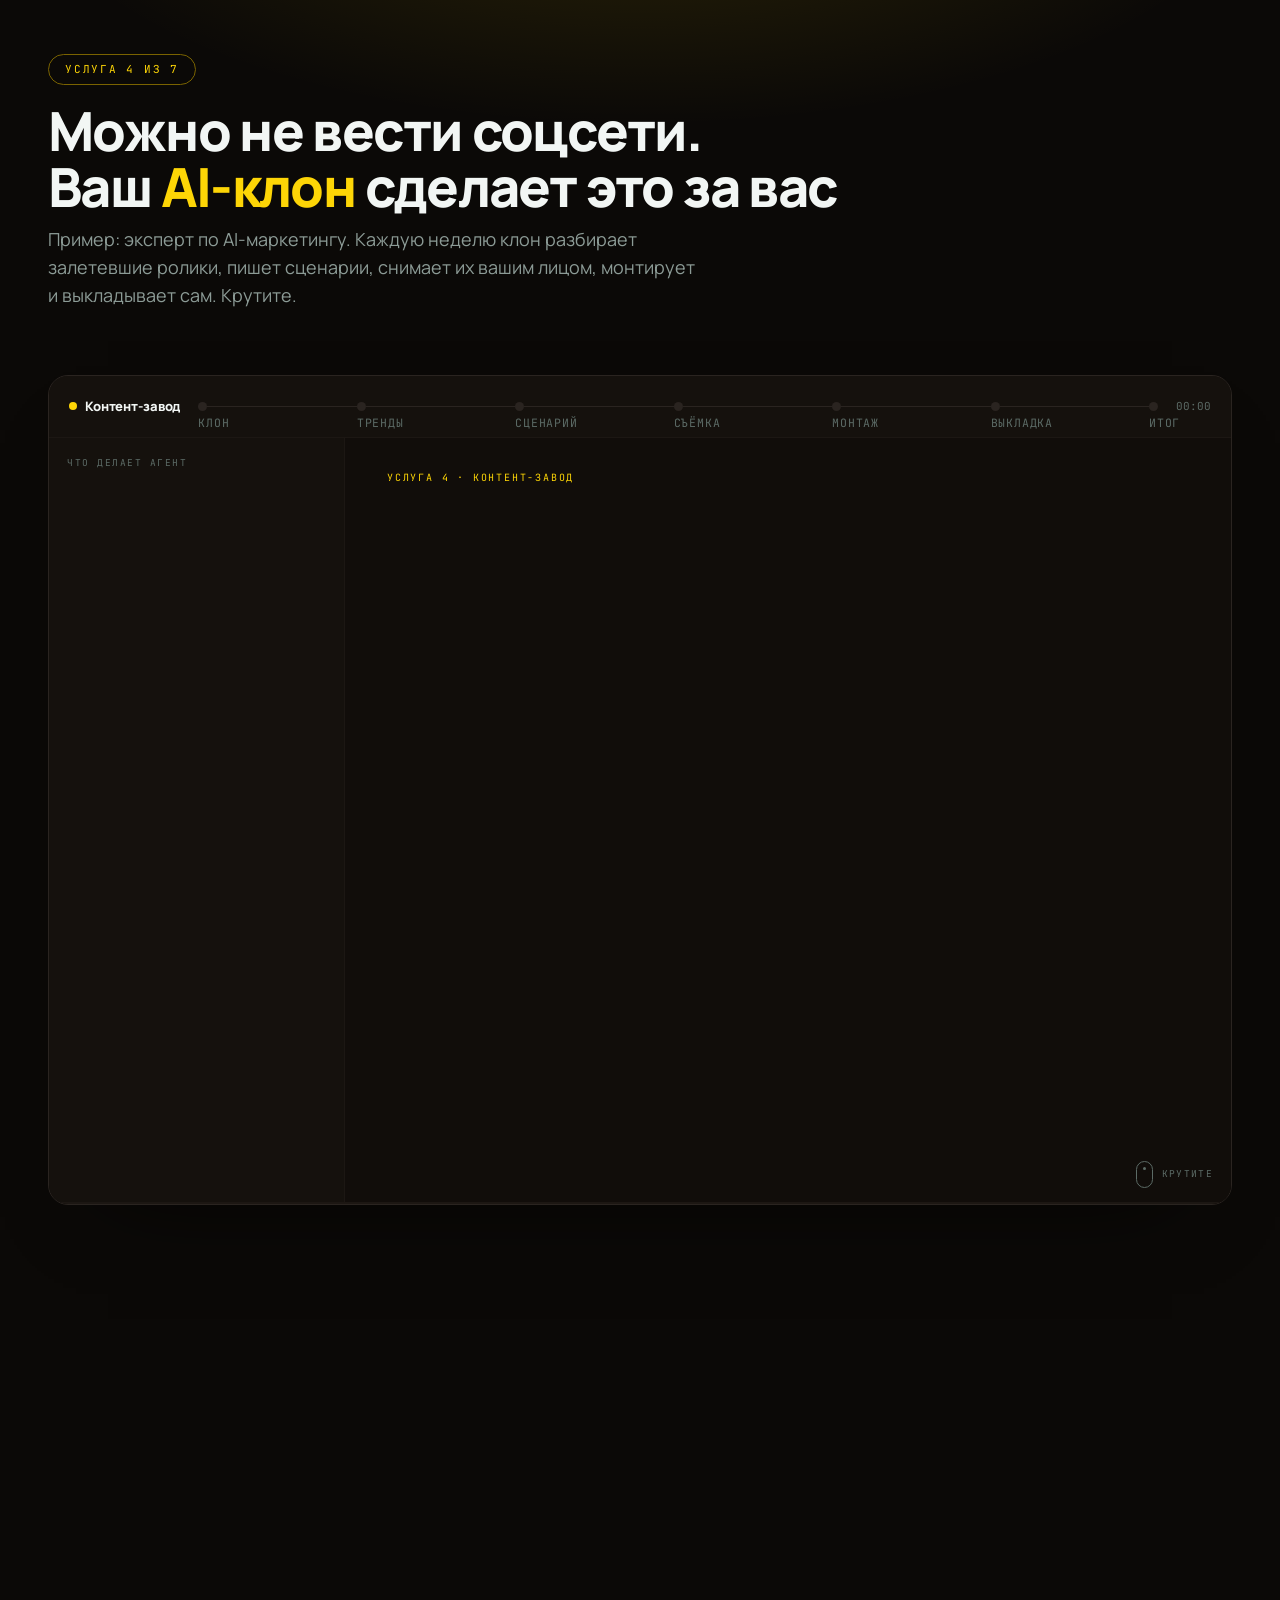
<file: site/demo/content.html>
<!doctype html><html><head><!-- /frame-runtime --><meta charset=utf8><meta name=viewport content="width=device-width,initial-scale=1"><style>:root{color-scheme:light}body{margin:0;padding:0;font:14px -apple-system,BlinkMacSystemFont,sans-serif;background:#faf9f5;color:#141413}img{max-width:100%}[hidden]:not([hidden=until-found i]){display:none!important}</style><style id="deck-accent">:root{--acc-rgb:253,213,6!important;--acc-dim:#7a6300!important;--acc-ink:#0b0907!important;--bg:#0b0907!important;--bg-2:#110d0a!important;--panel:#15110d!important;--edge:#2a2420!important;--edge-soft:#1c1713!important}html{scrollbar-width:thin;scrollbar-color:#3a3129 transparent}</style></head><body>
<title>Контент-завод с аватаром</title>
<link rel="preconnect" href="https://fonts.googleapis.com">
<link rel="preconnect" href="https://fonts.gstatic.com" crossorigin>
<link rel="stylesheet" href="https://fonts.googleapis.com/css2?family=Manrope:wght@500;700;800&family=JetBrains+Mono:wght@400;500&display=swap">

<style>
:root{
  --bg:#080B0A; --bg-2:#0D1211; --panel:#121817; --edge:#1F2A27; --edge-soft:#18211F;
  --text:#F2F6F4; --dim:#8C9B96; --faint:#5C6B66;
  --acc:#FDD506; --acc-dim:#7a6300; --acc-glow:rgba(253,213,6,.14);
  --f-ui:"Manrope","Helvetica Neue",Arial,sans-serif;
  --f-mono:"JetBrains Mono",ui-monospace,Menlo,monospace;
}
*{box-sizing:border-box}
body{margin:0;background:var(--bg);color:var(--text);font-family:var(--f-ui);font-size:16px;line-height:1.55;-webkit-font-smoothing:antialiased}
.wrap{max-width:1240px;margin:0 auto;padding:0 28px}
@media (max-width:700px){.wrap{padding:0 16px}}
.mono{font-family:var(--f-mono);font-variant-numeric:tabular-nums}

/* шапка */
.top{position:relative;padding:54px 0 34px;background:radial-gradient(900px 380px at 50% -140px, var(--acc-glow), transparent 70%)}
.tag{display:inline-flex;align-items:center;gap:8px;border:1px solid var(--acc-dim);border-radius:999px;padding:6px 16px;font-family:var(--f-mono);font-size:11px;letter-spacing:.16em;color:var(--acc);text-transform:uppercase}
.top h1{font-size:clamp(30px,4.6vw,54px);font-weight:800;letter-spacing:-.03em;margin:18px 0 12px;line-height:1.03;text-wrap:balance}
.top h1 em{font-style:normal;color:var(--acc)}
.top p{margin:0;color:var(--dim);max-width:60ch;font-size:clamp(15px,1.5vw,18px)}

/* рельса */
.rail{height:700vh}
.pin{position:sticky;top:0;height:100svh;display:flex;align-items:center;padding:14px 0 22px}
.stage{position:relative;width:100%;height:min(830px,calc(100svh - 40px));min-height:560px;background:var(--bg-2);border:1px solid var(--edge);border-radius:20px;overflow:hidden;box-shadow:0 40px 90px -60px rgba(0,0,0,.9), inset 0 1px 0 rgba(255,255,255,.03)}

/* конвейер */
.pipe{height:62px;flex-shrink:0;border-bottom:1px solid var(--edge-soft);display:flex;align-items:center;gap:18px;padding:0 20px;background:var(--panel)}
.pipe .brand{font-size:13px;font-weight:800;letter-spacing:-.01em;display:flex;align-items:center;gap:8px;white-space:nowrap}
.pipe .brand i{width:8px;height:8px;border-radius:50%;background:var(--acc);display:block}
.nodes{display:flex;align-items:center;flex:1;min-width:0}
.node-wrap{position:relative;display:flex;align-items:center;flex:1;min-width:0}
.node-wrap:last-child{flex:0 0 auto}
.bead{width:9px;height:9px;border-radius:50%;background:var(--edge);flex-shrink:0;box-shadow:0 0 0 0 var(--acc-glow)}
.wire{height:1px;background:var(--edge);flex:1;position:relative;overflow:hidden}
.wire i{position:absolute;inset:0;background:var(--acc);transform-origin:left;transform:scaleX(0)}
.node-wrap .cap{font-family:var(--f-mono);font-size:11.5px;letter-spacing:.07em;text-transform:uppercase;color:var(--faint);position:absolute;white-space:nowrap;left:0;top:12px}
@media (max-width:900px){.node-wrap .cap{display:none}}
.pipe .clock{font-family:var(--f-mono);font-size:11px;color:var(--faint);white-space:nowrap}

/* тело и лог */
.body{display:grid;grid-template-columns:296px minmax(0,1fr);height:calc(100% - 62px)}
@media (max-width:1000px){.body{grid-template-columns:1fr}}
.log{border-right:1px solid var(--edge-soft);background:var(--panel);position:relative;overflow:hidden;padding:18px 0;display:flex;flex-direction:column}
@media (max-width:1000px){.log{display:none}}
.log-head{flex-shrink:0;font-family:var(--f-mono);font-size:9.5px;letter-spacing:.16em;text-transform:uppercase;color:var(--faint);padding:0 18px 12px}
.log-clip{flex:1;min-height:0;overflow:hidden;position:relative}
.log-tape{padding:0 18px;will-change:transform}
.log-line{font-family:var(--f-mono);font-size:11.5px;line-height:1.5;color:var(--dim);padding:5px 0 5px 14px;position:relative;opacity:0}
.log-line::before{content:"";position:absolute;left:0;top:11px;width:5px;height:5px;border-radius:50%;background:var(--acc-dim)}
.log-line b{color:var(--acc);font-weight:500}
.log-line.done::before{background:var(--acc)}

/* сцены */
.work{position:relative;overflow:hidden;background:var(--bg-2)}
.scene{position:absolute;inset:0;background:var(--bg-2);opacity:0;display:flex;flex-direction:column;justify-content:center;gap:clamp(12px,2.2vh,20px);padding:clamp(24px,3.6vh,38px) 42px}
@media (max-width:700px){.scene{padding:26px 20px}}
.scene-kicker{font-family:var(--f-mono);font-size:10px;letter-spacing:.18em;text-transform:uppercase;color:var(--acc)}
.scene h2{font-size:clamp(20px,2.4vw,30px);font-weight:800;letter-spacing:-.025em;margin:0;line-height:1.12;text-wrap:balance}
.scene .sub{margin:-8px 0 0;color:var(--dim);font-size:13.5px;max-width:76ch;line-height:1.45}
.lbl{font-family:var(--f-mono);font-size:9.5px;letter-spacing:.14em;text-transform:uppercase;color:var(--faint);margin-bottom:9px}

/* 1 · хук */
.hook-wrap{display:flex;flex-direction:column;justify-content:center;flex:1;min-height:0;gap:clamp(18px,3vh,34px)}
.hook-line{font-size:clamp(26px,4.4vw,56px);font-weight:800;letter-spacing:-.035em;line-height:1.04;margin:0;max-width:19ch}
.hook-line .w{opacity:0;display:inline-block}
.hook-line .w em{font-style:normal;color:var(--acc)}
.hook-does{display:flex;gap:clamp(14px,3vw,40px);flex-wrap:wrap}
.does{opacity:0;max-width:26ch}
.does b{display:block;font-family:var(--f-mono);font-size:11.5px;letter-spacing:.14em;text-transform:uppercase;color:var(--acc);font-weight:500}
.does span{display:block;font-size:clamp(15px,1.55vw,18px);color:var(--text);margin-top:7px;line-height:1.4;font-weight:500}
.hook-accounts{display:flex;align-items:center;gap:14px;flex-wrap:wrap;border-top:1px solid var(--edge-soft);padding-top:15px;opacity:0}
.hook-accounts .cap{font-family:var(--f-mono);font-size:9.5px;letter-spacing:.14em;text-transform:uppercase;color:var(--faint)}
.hook-accounts .list{display:flex;gap:9px;flex-wrap:wrap}
.acc{display:flex;align-items:center;gap:9px;border:1px solid var(--edge);border-radius:999px;padding:8px 16px 8px 12px;background:var(--panel)}
.acc svg{width:17px;height:17px;display:block;flex-shrink:0;color:var(--acc)}
.acc b{font-size:13.5px;font-weight:700;letter-spacing:-.01em}

/* 2 · тренды */
.trends{display:grid;grid-template-columns:repeat(5,minmax(0,1fr));gap:11px}
@media (max-width:820px){.trends{grid-template-columns:repeat(3,minmax(0,1fr))}}
.tr{position:relative;border:1px solid var(--edge);border-radius:11px;overflow:hidden;background:var(--panel);opacity:0}
.tr .cov{position:relative;aspect-ratio:9/16;overflow:hidden}
.tr .cov img{width:100%;height:100%;object-fit:cover;display:block}
.tr .cov::after{content:"";position:absolute;inset:0;background:linear-gradient(180deg,transparent 45%,rgba(6,10,9,.88))}
.tr .who{position:absolute;left:8px;right:8px;bottom:7px;z-index:2}
.tr .who b{display:block;font-family:var(--f-mono);font-size:10px;font-weight:500;letter-spacing:-.01em;color:var(--text);overflow:hidden;text-overflow:ellipsis;white-space:nowrap}
.tr .who span{display:block;font-size:10.5px;color:var(--dim);line-height:1.25;margin-top:2px}
.tr.pick{border-color:var(--acc-dim)}
.tr .take{position:absolute;top:7px;left:7px;z-index:3;font-family:var(--f-mono);font-size:8px;letter-spacing:.1em;text-transform:uppercase;color:var(--acc);border:1px solid var(--acc-dim);border-radius:999px;padding:3px 8px;background:rgba(8,11,10,.82);opacity:0}
.tr .src-tag{position:absolute;top:7px;right:7px;z-index:3;font-family:var(--f-mono);font-size:8px;letter-spacing:.06em;color:var(--faint);background:rgba(8,11,10,.7);border-radius:5px;padding:2px 6px}
.counters{display:flex;gap:clamp(16px,2.4vw,28px);flex-wrap:wrap}
.counter b{display:block;font-family:var(--f-mono);font-size:clamp(16px,1.9vw,23px);font-weight:500;letter-spacing:-.02em}
.counter span{display:block;font-family:var(--f-mono);font-size:9.5px;letter-spacing:.1em;text-transform:uppercase;color:var(--faint);margin-top:4px}

/* 3 · копирование смыслов */
.copy-head{display:grid;grid-template-columns:1fr 1fr;gap:clamp(24px,5vw,70px)}
.copy-head span{font-family:var(--f-mono);font-size:9.5px;letter-spacing:.14em;text-transform:uppercase;color:var(--faint)}
.rows{display:flex;flex-direction:column;gap:10px}
.row{position:relative;display:grid;grid-template-columns:1fr 1fr;gap:clamp(24px,5vw,70px);align-items:stretch}
.row .side{border:1px solid var(--edge);background:var(--panel);border-radius:12px;padding:12px 14px;display:flex;flex-direction:column;justify-content:center;gap:4px}
.row .side b{font-family:var(--f-mono);font-size:9.5px;letter-spacing:.12em;text-transform:uppercase;color:var(--acc);font-weight:500}
.row .side span{font-size:13px;line-height:1.35}
.row .src span{color:var(--dim)}
.row .dst{opacity:0;border-color:var(--acc-dim);background:linear-gradient(180deg,rgba(253,213,6,.08),transparent)}
.row .fly{position:absolute;left:0;top:0;bottom:0;width:calc(50% - clamp(12px,2.5vw,35px));border:1px solid var(--acc-dim);border-radius:12px;
  background:rgba(253,213,6,.10);box-shadow:0 0 26px rgba(253,213,6,.16);opacity:0;pointer-events:none}
.row .arrow{position:absolute;left:50%;top:50%;transform:translate(-50%,-50%);font-family:var(--f-mono);font-size:13px;color:var(--acc-dim);opacity:0}
.send{display:flex;align-items:center;gap:12px;border:1px solid var(--edge);background:var(--panel);border-radius:12px;padding:11px 15px;opacity:0;align-self:flex-start}
.send img{width:22px;height:22px;border-radius:6px;display:block;flex-shrink:0}
.send .txt b{display:block;font-size:13px;font-weight:700;letter-spacing:-.01em}
.send .txt span{display:block;font-family:var(--f-mono);font-size:10px;color:var(--faint);letter-spacing:.06em;margin-top:2px}
.send .state{margin-left:8px;display:flex;align-items:center;gap:7px;font-family:var(--f-mono);font-size:10px;letter-spacing:.1em;text-transform:uppercase;color:var(--acc)}
.send .state i{width:6px;height:6px;border-radius:50%;background:var(--acc);box-shadow:0 0 0 4px rgba(253,213,6,.16);display:block}

/* 4 · аватар снимает */
.clips{display:flex;align-items:flex-end;justify-content:center;gap:2.5%;width:100%}
.clip{margin:0;width:26%;opacity:0}
.clip .screen{position:relative;aspect-ratio:9/16;border-radius:13px;overflow:hidden;border:1px solid var(--edge);background:#0F1513}
.clip video{position:absolute;inset:0;width:100%;height:100%;object-fit:cover;display:block}
.clip .render{position:absolute;inset:0;display:flex;flex-direction:column;align-items:center;justify-content:center;gap:11px;padding:14px;text-align:center}
.clip .render .dot{width:9px;height:9px;border-radius:50%;background:var(--acc);animation:pulse 1.6s ease-in-out infinite}
@keyframes pulse{0%,100%{opacity:.35;transform:scale(.85)}50%{opacity:1;transform:scale(1)}}
.clip .render .bar{display:block;width:70%;height:3px;border-radius:2px;background:var(--edge);overflow:hidden}
.clip .render .bar i{display:block;height:100%;background:var(--acc);transform-origin:left;transform:scaleX(0)}
.clip .render .pct{font-family:var(--f-mono);font-size:10px;letter-spacing:.1em;text-transform:uppercase;color:var(--faint)}
.clip figcaption{margin-top:9px}
.clip figcaption b{display:block;font-family:var(--f-mono);font-size:10px;letter-spacing:.12em;text-transform:uppercase;color:var(--acc);font-weight:500}
.clip figcaption span{display:block;font-size:11.5px;color:var(--dim);margin-top:2px}
@media (prefers-reduced-motion:reduce){.clip .render .dot{animation:none}}

/* 5 · монтаж */
.cut{display:flex;flex-direction:column;gap:clamp(12px,2vh,20px);align-items:center;flex:1;min-height:0;justify-content:center}
.master{position:relative;width:100%;max-width:min(640px,100%);aspect-ratio:16/9;border-radius:13px;overflow:hidden;border:1px solid var(--edge);background:#0F1513;display:flex;align-items:center;justify-content:center;opacity:0}
.master video{position:absolute;inset:0;width:100%;height:100%;object-fit:cover}
.master .ph{font-family:var(--f-mono);font-size:9.5px;letter-spacing:.1em;color:var(--faint)}
.steps4{display:grid;grid-template-columns:repeat(4,minmax(0,1fr));gap:11px;width:100%}
@media (max-width:760px){.steps4{grid-template-columns:repeat(2,minmax(0,1fr))}}
.step4{border:1px solid var(--edge);background:var(--panel);border-radius:12px;padding:13px 14px;opacity:0}
.step4 .n{font-family:var(--f-mono);font-size:9.5px;letter-spacing:.14em;color:var(--faint)}
.step4 b{display:block;font-size:14px;font-weight:800;letter-spacing:-.015em;margin:7px 0 5px;line-height:1.15}
.step4 p{margin:0;font-size:12px;color:var(--dim);line-height:1.4}

/* 6 · публикация */
.cal{display:grid;grid-template-columns:repeat(5,minmax(0,1fr));gap:11px}
@media (max-width:700px){.cal{grid-template-columns:repeat(3,minmax(0,1fr))}}
.post{position:relative;aspect-ratio:1/.78;border:1px solid var(--edge);border-radius:11px;background:var(--panel);
  display:flex;flex-direction:column;align-items:center;justify-content:center;gap:6px;opacity:.3;overflow:hidden}
.post .ic{width:19px;height:19px;display:block;color:var(--faint)}
.post b{font-family:var(--f-mono);font-size:9.5px;color:var(--faint);font-weight:400}
.post .ok{position:absolute;top:6px;right:7px;font-family:var(--f-mono);font-size:8px;letter-spacing:.08em;text-transform:uppercase;color:var(--acc);opacity:0}
.post.live{opacity:1;border-color:var(--acc-dim);background:linear-gradient(180deg,rgba(253,213,6,.10),transparent)}
.post.live .ic{color:var(--acc)}
.post.live b{color:var(--text)}
.post.live .ok{opacity:1}
.pub-row{display:flex;align-items:baseline;gap:20px;flex-wrap:wrap}
.pub-row .big{font-family:var(--f-mono);font-size:clamp(20px,2.6vw,30px);font-weight:500;letter-spacing:-.02em}
.pub-row .big em{font-style:normal;color:var(--acc)}
.pub-row .note{font-family:var(--f-mono);font-size:10px;letter-spacing:.12em;text-transform:uppercase;color:var(--faint)}
.zero{display:flex;align-items:baseline;gap:12px;flex-wrap:wrap;border-top:1px solid var(--edge-soft);padding-top:15px;opacity:0}
.zero b{font-size:clamp(17px,2.2vw,25px);font-weight:800;letter-spacing:-.025em}
.zero b em{font-style:normal;color:var(--acc)}
.zero span{font-family:var(--f-mono);font-size:10px;letter-spacing:.14em;text-transform:uppercase;color:var(--faint)}

/* 7 · итог */
.fin{font-size:clamp(24px,3.6vw,44px);font-weight:800;letter-spacing:-.03em;line-height:1.06;margin:0;max-width:17ch;opacity:0}
.fin em{font-style:normal;color:var(--acc)}
.kit{display:grid;grid-template-columns:repeat(3,minmax(0,1fr));gap:12px}
@media (max-width:760px){.kit{grid-template-columns:1fr}}
.kit > div{border:1px solid var(--edge);background:var(--panel);border-radius:14px;padding:15px 16px;opacity:0;display:flex;flex-direction:column;gap:11px}
.kit b{display:block;font-size:clamp(14px,1.6vw,17px);font-weight:800;letter-spacing:-.015em}
.kit p{margin:0;font-size:12.5px;color:var(--dim);line-height:1.45}

/* живая часть карточек */
.viz{height:52px;display:flex;align-items:center}
.dots{display:grid;grid-template-columns:repeat(15,1fr);gap:4px;width:100%}
.dots i{display:block;aspect-ratio:1;border-radius:2px;background:var(--edge-soft);transform:scale(.55)}
.dots i.on{background:var(--acc);transform:scale(1);box-shadow:0 0 7px rgba(253,213,6,.45)}
.nets{display:flex;gap:12px;align-items:center}
.net{width:38px;height:38px;border-radius:11px;border:1px solid var(--edge);display:flex;align-items:center;justify-content:center;color:var(--faint);flex-shrink:0}
.net svg{width:19px;height:19px;display:block}
.net.on{color:var(--acc);border-color:var(--acc-dim);background:rgba(253,213,6,.10);box-shadow:0 0 16px rgba(253,213,6,.20)}
.spark{width:100%;height:46px;display:block;overflow:visible}
.spark path.line{fill:none;stroke:var(--acc);stroke-width:2.4;stroke-linecap:round;stroke-linejoin:round}
.spark path.area{fill:url(#sparkFill);stroke:none}
.spark circle{fill:var(--acc)}

.price{display:flex;align-items:baseline;gap:14px;flex-wrap:wrap;border-top:1px solid var(--edge-soft);padding-top:16px;opacity:0}
.price b{font-size:clamp(20px,2.7vw,29px);font-weight:800;letter-spacing:-.025em;color:var(--acc)}
.price span{font-family:var(--f-mono);font-size:10.5px;letter-spacing:.1em;text-transform:uppercase;color:var(--faint)}

/* низ */
.scene-foot{position:absolute;left:0;right:0;bottom:0;height:2px;background:var(--edge-soft);z-index:8}
.scene-foot i{display:block;height:100%;background:var(--acc);transform-origin:left;transform:scaleX(0)}
.hint{position:absolute;right:18px;bottom:16px;z-index:9;display:flex;align-items:center;gap:9px;font-family:var(--f-mono);font-size:9.5px;letter-spacing:.14em;text-transform:uppercase;color:var(--faint)}
.hint .mouse{width:17px;height:27px;border:1px solid var(--faint);border-radius:9px;position:relative}
.hint .mouse i{position:absolute;left:50%;top:5px;width:3px;height:3px;border-radius:50%;background:var(--faint);margin-left:-1.5px;animation:wh 1.9s ease-in-out infinite}
@keyframes wh{0%,100%{transform:translateY(0);opacity:.3}35%{transform:translateY(8px);opacity:1}}
@media (prefers-reduced-motion:reduce){.hint .mouse i{animation:none}}

/* мобильный фолбэк */
@media (max-width:1000px){
  .rail{height:auto!important}
  .pin{position:static;height:auto;padding:0}
  .stage{height:auto;min-height:0;border-radius:14px}
  .body{height:auto}
  .work{overflow:visible}
  .scene{position:static;opacity:1!important;transform:none!important;border-bottom:1px solid var(--edge-soft)}
  .scene *{opacity:1!important;transform:none!important}
  .cal .day{opacity:1!important}
  .hint,.scene-foot{display:none}
}
</style>

<div class="wrap">
  <header class="top">
    <span class="tag">Услуга 4 из 7</span>
    <h1>Можно не вести соцсети.<br>Ваш <em>AI-клон</em> сделает это за вас</h1>
    <p>Пример: эксперт по AI-маркетингу. Каждую неделю клон разбирает залетевшие ролики, пишет сценарии, снимает их вашим лицом, монтирует и выкладывает сам. Крутите.</p>
  </header>
</div>

<div class="wrap">
<div class="rail" id="rail">
  <div class="pin">
    <div class="stage">

      <div class="pipe">
        <span class="brand"><i></i> Контент-завод</span>
        <span class="nodes" id="nodes"></span>
        <span class="clock mono" id="clock">00:00</span>
      </div>

      <div class="body">
        <div class="log">
          <div class="log-head">Что делает агент</div>
          <div class="log-clip"><div class="log-tape" id="tape"></div></div>
        </div>

        <div class="work" id="work">

          <!-- 1 -->
          <section class="scene">
            <span class="scene-kicker">Услуга 4 · Контент-завод</span>
            <div class="hook-wrap">
              <h2 class="hook-line" id="hookLine"></h2>
              <div class="hook-does" id="hookDoes">
                <div class="does" data-does><b>сам</b><span>находит идеи в трендах вашей ниши</span></div>
                <div class="does" data-does><b>сам</b><span>пишет сценарий, снимает и монтирует</span></div>
                <div class="does" data-does><b>сам</b><span>выкладывает по расписанию</span></div>
              </div>
              <div class="hook-accounts" id="hookAcc">
                <span class="cap">работает в ваших аккаунтах</span>
                <span class="list" id="accounts"></span>
              </div>
            </div>
          </section>

          <!-- 2 -->
          <section class="scene">
            <span class="scene-kicker">Шаг 2 · Тренды недели</span>
            <h2>Каждый понедельник собирает то, что залетело</h2>
            <p class="sub">Смотрит, что за неделю собрало охваты в вашей нише, и берёт в работу схемы, которые сработали. Ниже реальные ролики из TikTok.</p>
            <div class="trends" id="trends"></div>
            <div class="counters">
              <div class="counter"><b class="mono" data-c="340">0</b><span>роликов просмотрено</span></div>
              <div class="counter"><b class="mono" data-c="12">0</b><span>залетели</span></div>
              <div class="counter"><b class="mono" data-c="3">0</b><span>взял в работу</span></div>
              <div class="counter"><b class="mono" data-c="7">0</b><span>дней на цикл</span></div>
            </div>
          </section>

          <!-- 3 -->
          <section class="scene">
            <span class="scene-kicker">Шаг 3 · Разбор и сценарий</span>
            <h2>Забирает то, что сработало, и переносит на вашу тему</h2>
            <div class="copy-head"><span>схема чужого ролика</span><span>ваш сценарий</span></div>
            <div class="rows" id="rows"></div>
            <div class="send" id="send">
              <img src="[data-uri]" alt="">
              <span class="txt"><b>HeyGen</b><span>сценарий отправлен</span></span>
              <span class="state"><i></i>аватар снимает</span>
            </div>
          </section>

          <!-- 4 -->
          <section class="scene">
            <span class="scene-kicker">Шаг 4 · Съёмка</span>
            <h2>Ваш аватар снимает по сценарию</h2>
            <p class="sub">Один сценарий превращается в три ролика под разные соцсети. Вы не включаете камеру.</p>
            <div class="clips" id="clips">
              <figure class="clip" data-clip>
                <div class="screen">
                  <div class="render"><span class="dot"></span><span class="bar"><i></i></span><span class="pct">рендер 0%</span></div>
                </div>
                <figcaption><b>Reels · Instagram</b><span>вертикаль до 60 секунд</span></figcaption>
              </figure>
              <figure class="clip" data-clip>
                <div class="screen">
                  <div class="render"><span class="dot"></span><span class="bar"><i></i></span><span class="pct">рендер 0%</span></div>
                </div>
                <figcaption><b>Shorts · YouTube</b><span>вертикаль до 60 секунд</span></figcaption>
              </figure>
              <figure class="clip" data-clip>
                <div class="screen">
                  <div class="render"><span class="dot"></span><span class="bar"><i></i></span><span class="pct">рендер 0%</span></div>
                </div>
                <figcaption><b>TikTok</b><span>своя нарезка и хук</span></figcaption>
              </figure>
            </div>
          </section>

          <!-- 5 -->
          <section class="scene">
            <span class="scene-kicker">Шаг 5 · Монтаж</span>
            <h2>Доводит ролик до публикации сам</h2>
            <div class="cut">
              <div class="master" id="master"><span class="ph">ролик аватара</span></div>
              <div class="steps4" id="steps4">
                <div class="step4" data-step><span class="n">01</span><b>Субтитры</b><p>По словам, читается без звука</p></div>
                <div class="step4" data-step><span class="n">02</span><b>Хук в первые 3 секунды</b><p>Титр, который держит до конца</p></div>
                <div class="step4" data-step><span class="n">03</span><b>Графика и темп</b><p>Плашки и склейки в ритм речи</p></div>
                <div class="step4" data-step><span class="n">04</span><b>Обложка</b><p>Кадр, по которому кликают</p></div>
              </div>
            </div>
          </section>

          <!-- 6 -->
          <section class="scene">
            <span class="scene-kicker">Шаг 6 · Публикация</span>
            <h2>Выкладывает сам, по расписанию</h2>
            <p class="sub">Время выхода подбирает по активности вашей аудитории. Вы узнаёте о посте, когда он уже собрал первые просмотры.</p>
            <div class="cal" id="cal"></div>
            <div class="pub-row">
              <span class="big mono"><em id="pubDone">0</em> из 15</span>
              <span class="note">публикаций за месяц · три соцсети</span>
            </div>
            <div class="zero" id="zero">
              <b>Вы не нажимаете <em>ничего</em></b>
              <span>ни одной кнопки за весь месяц</span>
            </div>
          </section>

          <!-- 7 -->
          <section class="scene">
            <span class="scene-kicker">Шаг 7 · Итог</span>
            <h2 class="fin" id="fin">Ваш аватар ведёт соцсети <em>вместо вас</em></h2>
            <div class="kit">
              <div data-kit>
                <span class="viz"><span class="dots" id="dotsPosts"></span></span>
                <b>Сколько угодно постов</b>
                <p>Говорите нужный объём на месяц, агент его закрывает. Хоть один ролик в неделю, хоть три в день.</p>
              </div>
              <div data-kit>
                <span class="viz"><span class="nets" id="nets"></span></span>
                <b>Во все соцсети сразу</b>
                <p>Instagram, TikTok, YouTube, Telegram. Один сценарий раскладывается под каждую.</p>
              </div>
              <div data-kit>
                <span class="viz">
                  <svg class="spark" viewBox="0 0 120 40" preserveAspectRatio="none" aria-hidden="true">
                    <defs><linearGradient id="sparkFill" x1="0" y1="0" x2="0" y2="1">
                      <stop offset="0%" stop-color="#FDD506" stop-opacity="0.30"/>
                      <stop offset="100%" stop-color="#FDD506" stop-opacity="0"/>
                    </linearGradient></defs>
                    <path class="area" id="sparkArea" d=""/>
                    <path class="line" id="sparkLine" d=""/>
                    <circle id="sparkDot" cx="0" cy="40" r="3.2" opacity="0"/>
                  </svg>
                </span>
                <b>Всегда по трендам</b>
                <p>Каждую неделю берёт то, что залетает прямо сейчас, а не схемы прошлого года.</p>
              </div>
            </div>
            <div class="price" id="price"><b>$400–$1 400</b><span>за пакет в месяц · сложность средняя</span></div>
          </section>

        </div>
      </div>

      <div class="hint" id="hint"><span class="mouse"><i></i></span> крутите</div>
      <div class="scene-foot"><i id="foot"></i></div>
    </div>
  </div>
</div>
</div>

<script>
(function(){
  "use strict";

  /* ═══ ВИДЕО: пути к роликам, пустая строка = заглушка «рендер» ═══ */
  var VIDEOS = {
    clips:   ["video/clip-1.mp4", "video/clip-2.mp4", "video/clip-3.mp4"],
    posters: ["video/poster-1.jpg", "video/poster-2.jpg", "video/poster-3.jpg"],
    master:  "video/master-16x9.mp4",
    masterPoster: "video/master-poster.jpg"
  };

  var clamp01 = function(v){ return v<0?0:v>1?1:v; };
  function track(p, stops){
    if (p <= stops[0][0]) return stops[0][1];
    var last = stops[stops.length-1];
    if (p >= last[0]) return last[1];
    for (var i=1;i<stops.length;i++){
      var a=stops[i-1], b=stops[i], sp=b[0]-a[0];
      if (p <= b[0]) return a[1] + (b[1]-a[1]) * (sp ? (p-a[0])/sp : 0);
    }
    return last[1];
  }

  var rail = document.getElementById('rail');
  if (!rail) return;

  var N = 7;
  var at = function(i, x){ return (i + x) / N; };
  function reveal(p, i, from, to){ return track(p, [[at(i,from),0],[at(i,to),1]]); }
  function fade(el, v, shift){
    el.style.opacity = v.toFixed(3);
    if (shift) el.style.transform = 'translate3d(0,' + (shift*(1-v)).toFixed(2) + 'px,0)';
  }

  var reduce = matchMedia('(prefers-reduced-motion: reduce)').matches;
  var narrow = function(){ return innerWidth <= 1000; };
  var scenes = [].slice.call(document.querySelectorAll('.scene'));
  var nf = new Intl.NumberFormat('ru-RU');

  var ICONS = {
    ig: '<svg class="ic" viewBox="0 0 24 24" fill="none" stroke="currentColor" stroke-width="1.9" stroke-linecap="round">'
      + '<rect x="3" y="3" width="18" height="18" rx="5.4"/><circle cx="12" cy="12" r="4.1"/><circle cx="17.4" cy="6.6" r="1.05" fill="currentColor" stroke="none"/></svg>',
    yt: '<svg class="ic" viewBox="0 0 24 24" fill="none" stroke="currentColor" stroke-width="1.9" stroke-linejoin="round">'
      + '<rect x="2.2" y="5" width="19.6" height="14" rx="4.4"/><path d="M10.2 9.2 15.4 12l-5.2 2.8Z" fill="currentColor" stroke="none"/></svg>',
    tt: '<svg class="ic" viewBox="0 0 24 24" fill="none" stroke="currentColor" stroke-width="1.9" stroke-linecap="round" stroke-linejoin="round">'
      + '<path d="M14.3 3v9.6a3.9 3.9 0 1 1-3.3-3.85"/><path d="M14.3 3c.4 2.4 2 4 4.4 4.3"/></svg>'
  };
  var TG_ICON = '<svg viewBox="0 0 24 24" fill="none" stroke="currentColor" stroke-width="1.9" stroke-linejoin="round"><path d="M3.4 11.4 20 4.8 17 19.6l-5.2-3.6-2.6 2.6-.4-4.4Z"/><path d="M9.6 14.2 17.6 7"/></svg>';


  /* конвейер */
  var NODE_CAPS = ['клон','тренды','сценарий','съёмка','монтаж','выкладка','итог'];
  var nodes = document.getElementById('nodes'), beads = [], wires = [];
  NODE_CAPS.forEach(function(cap, i){
    var w = document.createElement('span'); w.className = 'node-wrap';
    var b = document.createElement('span'); b.className = 'bead'; w.appendChild(b); beads.push(b);
    if (i < NODE_CAPS.length - 1){
      var wire = document.createElement('span'); wire.className = 'wire';
      var fill = document.createElement('i'); wire.appendChild(fill); w.appendChild(wire); wires.push(fill);
    }
    var c = document.createElement('span'); c.className = 'cap'; c.textContent = cap; w.appendChild(c);
    nodes.appendChild(w);
  });

  /* лог */
  var LOG = [
    [at(0,0.18), 'клон обучен на вашем лице и голосе'],
    [at(0,0.56), 'подключил <b>4 аккаунта</b>'],
    [at(1,0.10), 'смотрю ролики за неделю'],
    [at(1,0.38), 'нашёл <b>12 залетевших</b>'],
    [at(1,0.55), 'три взял в работу'],
    [at(2,0.10), 'разбираю по секундам'],
    [at(2,0.34), 'снял схему: хук, боль, поворот'],
    [at(2,0.52), 'написал сценарий'],
    [at(3,0.10), 'отдал в <b>HeyGen</b>'],
    [at(3,0.36), 'аватар снимает'],
    [at(3,0.55), 'три ролика готовы'],
    [at(4,0.12), 'ставлю субтитры'],
    [at(4,0.34), 'подобрал обложку'],
    [at(4,0.52), 'нарезал под соцсети'],
    [at(5,0.12), 'ставлю в расписание'],
    [at(5,0.40), 'публикую сам'],
    [at(6,0.18), 'месяц закрыт']
  ];
  var tape = document.getElementById('tape');
  var logEls = LOG.map(function(row){
    var el = document.createElement('div'); el.className = 'log-line'; el.innerHTML = row[1];
    tape.appendChild(el); return el;
  });
  var LOG_CAP = 11, LOG_H = 24;

  /* 1 · хук */
  var HOOK = [
    ['Можно ',0],['не ',0],['вести ',0],['соцсети.',0],
    ['<br>',0],
    ['Ваш ',0],['<em>AI-клон</em> ',0],['сделает ',0],['это ',0],['за ',0],['вас.',0]
  ];
  var hookLine = document.getElementById('hookLine');
  var wordEls = [];
  HOOK.forEach(function(w){
    if (w[0] === '<br>'){ hookLine.appendChild(document.createElement('br')); return; }
    var sp = document.createElement('span');
    sp.className = 'w';
    sp.innerHTML = w[0].replace(/ $/, '&nbsp;');
    hookLine.appendChild(sp);
    wordEls.push(sp);
  });
  var doesEls = [].slice.call(document.querySelectorAll('[data-does]'));
  var hookAcc = document.getElementById('hookAcc');

  var ACCOUNTS = [['Instagram','ig'],['YouTube','yt'],['TikTok','tt'],['Telegram','tg']];
  var accBox = document.getElementById('accounts');
  ACCOUNTS.forEach(function(a){
    var el = document.createElement('span');
    el.className = 'acc';
    el.innerHTML = (a[1] === 'tg' ? TG_ICON : ICONS[a[1]]) + '<b>' + a[0] + '</b>';
    var sv = el.querySelector('svg'); if (sv) sv.classList.remove('ic');
    accBox.appendChild(el);
  });

  /* 2 · тренды */
  var TRENDS = [
    ['trend-1.jpg', '@ceozita',        'вирусные ролики на нейросетях', 1],
    ['trend-2.jpg', '@rourke.heath',   'AI-видео для бренда',            0],
    ['trend-3.jpg', '@samdespo',       'бесплатный инструмент TikTok',   1],
    ['trend-4.jpg', '@nomadatoast',    'канал без лица за 4 шага',       1],
    ['trend-5.jpg', '@theperismusyoki','ролики без съёмки на HeyGen',    0]
  ];
  var trendsBox = document.getElementById('trends');
  var trEls = TRENDS.map(function(t){
    var el = document.createElement('div');
    el.className = 'tr' + (t[3] ? ' pick' : '');
    el.innerHTML = '<div class="cov"><img src="assets2/' + t[0] + '" alt="" loading="lazy">'
                 + '<span class="src-tag">TikTok</span>'
                 + (t[3] ? '<span class="take">беру</span>' : '')
                 + '<span class="who"><b>' + t[1] + '</b><span>' + t[2] + '</span></span></div>';
    trendsBox.appendChild(el);
    return { box: el, take: el.querySelector('.take') };
  });

  /* 3 · перенос смыслов */
  var PAIRS = [
    ['хук',     'вопрос в лоб, без приветствия', '«Вы платите за рекламу дважды»'],
    ['боль',    'называет цену ошибки',          '«Второй раз — за переделку»'],
    ['решение', 'один конкретный приём',         '«Нейросеть собирает это за вечер»'],
    ['финал',   'вопрос в комментарии',          '«Сколько у вас уходит на креативы?»']
  ];
  var rowsBox = document.getElementById('rows');
  var rowEls = PAIRS.map(function(t){
    var row = document.createElement('div');
    row.className = 'row';
    row.innerHTML =
      '<div class="side src"><b>' + t[0] + '</b><span>' + t[1] + '</span></div>' +
      '<div class="side dst"><b>' + t[0] + '</b><span>' + t[2] + '</span></div>' +
      '<span class="fly"></span><span class="arrow">→</span>';
    rowsBox.appendChild(row);
    return { row: row, dst: row.querySelector('.dst'), fly: row.querySelector('.fly'), arrow: row.querySelector('.arrow') };
  });
  var send = document.getElementById('send');

  /* 4 · клипы */
  var clipEls = [].slice.call(document.querySelectorAll('[data-clip]')).map(function(f, i){
    var screen = f.querySelector('.screen');
    var video = null;
    if (VIDEOS.clips[i]){
      video = document.createElement('video');
      video.muted = true; video.loop = true; video.playsInline = true;
      video.setAttribute('muted',''); video.setAttribute('playsinline','');
      video.preload = 'auto';
      if (VIDEOS.posters && VIDEOS.posters[i]) video.poster = VIDEOS.posters[i];
      video.src = VIDEOS.clips[i];
      screen.insertBefore(video, screen.firstChild);
      var r = f.querySelector('.render'); if (r) r.style.display = 'none';
    }
    return {
      box: f, video: video,
      bar: f.querySelector('.render .bar i'),
      pct: f.querySelector('.render .pct')
    };
  });

  /* 5 · монтаж */
  var master = document.getElementById('master');
  var masterVideo = null;
  if (VIDEOS.master){
    masterVideo = document.createElement('video');
    masterVideo.muted = true; masterVideo.loop = true; masterVideo.playsInline = true;
    masterVideo.setAttribute('muted',''); masterVideo.setAttribute('playsinline','');
    masterVideo.preload = 'auto';
    if (VIDEOS.masterPoster) masterVideo.poster = VIDEOS.masterPoster;
    masterVideo.src = VIDEOS.master;
    master.insertBefore(masterVideo, master.firstChild);
    var mph = master.querySelector('.ph'); if (mph) mph.style.display = 'none';
  }
  var stepEls = [].slice.call(document.querySelectorAll('[data-step]'));

  /* 6 · публикации со значками соцсетей */
  var NET_NAME = { ig:'Instagram', yt:'YouTube', tt:'TikTok' };
  var PLAN = ['ig','tt','yt','ig','tt','ig','yt','tt','ig','tt','yt','ig','tt','ig','yt'];
  var calBox = document.getElementById('cal');
  var postEls = PLAN.map(function(net, i){
    var el = document.createElement('div');
    el.className = 'post';
    var hour = 9 + (i % 4) * 3;
    el.title = NET_NAME[net];
    el.innerHTML = ICONS[net] + '<b>' + (hour<10?'0':'') + hour + ':00</b><span class="ok">вышло</span>';
    calBox.appendChild(el);
    return el;
  });
  var pubDone = document.getElementById('pubDone');
  var zero = document.getElementById('zero');

  /* 7 · итог */
  var fin = document.getElementById('fin');
  var kits = [].slice.call(document.querySelectorAll('[data-kit]'));
  var price = document.getElementById('price');
  var counters = [].slice.call(document.querySelectorAll('[data-c]'));

  // точки-посты
  var dotsBox = document.getElementById('dotsPosts');
  var postDots = [];
  for (var pd = 0; pd < 45; pd++){
    var di = document.createElement('i');
    dotsBox.appendChild(di);
    postDots.push(di);
  }
  // иконки соцсетей (те же, что в календаре)
  var netsBox = document.getElementById('nets');
  var NET_ORDER = ['ig','tt','yt','tg'];
  var netEls = NET_ORDER.map(function(n){
    var el = document.createElement('span');
    el.className = 'net';
    el.innerHTML = (n === 'tg') ? TG_ICON : ICONS[n];
    el.firstChild && el.firstChild.classList && el.firstChild.classList.remove('ic');
    netsBox.appendChild(el);
    return el;
  });
  // спарклайн
  var sparkLine = document.getElementById('sparkLine');
  var sparkArea = document.getElementById('sparkArea');
  var sparkDot  = document.getElementById('sparkDot');
  var SPARK = [34, 31, 33, 27, 29, 22, 24, 16, 12, 5];
  function sparkPath(t){
    var n = Math.max(2, Math.round(SPARK.length * t));
    var pts = [];
    for (var i = 0; i < n; i++) pts.push([(i/(SPARK.length-1))*120, SPARK[i]]);
    var d = 'M' + pts.map(function(q){ return q[0].toFixed(1)+' '+q[1].toFixed(1); }).join(' L');
    return { d: d, last: pts[pts.length-1] };
  }

  var foot = document.getElementById('foot');
  var hint = document.getElementById('hint');
  var clock = document.getElementById('clock');

  /* видео играют, только пока их сцена на экране */
  function playState(sceneIndex, visible){
    if (sceneIndex === 3){
      clipEls.forEach(function(c){
        if (!c.video) return;
        if (visible) { var pr = c.video.play(); if (pr && pr.catch) pr.catch(function(){}); }
        else c.video.pause();
      });
    }
    if (sceneIndex === 4 && masterVideo){
      if (visible) { var p2 = masterVideo.play(); if (p2 && p2.catch) p2.catch(function(){}); }
      else masterVideo.pause();
    }
  }

  function render(p){
    /* конвейер */
    for (var i = 0; i < N; i++){
      var lit = clamp01(p * N - i + 0.12);
      beads[i].style.background = lit > 0.5 ? 'var(--acc)' : 'var(--edge)';
      beads[i].style.boxShadow = (lit > 0.5 && lit < 1) ? '0 0 0 5px var(--acc-glow)' : '0 0 0 0 var(--acc-glow)';
      if (wires[i]) wires[i].style.transform = 'scaleX(' + clamp01(p*N - i).toFixed(3) + ')';
    }
    clock.textContent = '00:' + ('0' + Math.floor(p * 52)).slice(-2);

    /* сцены */
    for (var s = 0; s < N; s++){
      var op = s === 0 ? 1 : track(p, [[at(s,-0.04),0],[at(s,0.06),1]]);
      scenes[s].style.opacity = op.toFixed(3);
      scenes[s].style.pointerEvents = op > 0.5 ? 'auto' : 'none';
      if (s === 3 || s === 4) playState(s, op > 0.5 && p < at(s+1, 0.10));
    }

    /* лог */
    var shown = 0;
    for (var L = 0; L < LOG.length; L++){
      var o = track(p, [[LOG[L][0], 0], [LOG[L][0] + 0.010, 1]]);
      logEls[L].style.opacity = o.toFixed(3);
      logEls[L].style.transform = 'translate3d(0,' + (6*(1-o)).toFixed(1) + 'px,0)';
      if (o > 0.99) logEls[L].classList.add('done'); else logEls[L].classList.remove('done');
      if (o > 0.2) shown++;
    }
    tape.style.transform = 'translate3d(0,' + (-Math.max(0, shown - LOG_CAP) * LOG_H) + 'px,0)';

    /* 1 · хук */
    wordEls.forEach(function(w, i){
      var o = reveal(p, 0, 0.02 + i*0.028, 0.10 + i*0.028);
      w.style.opacity = o.toFixed(3);
      w.style.transform = 'translate3d(0,' + (10*(1-o)).toFixed(1) + 'px,0)';
    });
    doesEls.forEach(function(d, i){ fade(d, reveal(p, 0, 0.40 + i*0.05, 0.52 + i*0.05), 10); });
    fade(hookAcc, reveal(p, 0, 0.54, 0.64), 8);

    /* 2 · тренды */
    trEls.forEach(function(t, i){
      var o = reveal(p, 1, 0.06 + i*0.035, 0.20 + i*0.035);
      t.box.style.opacity = o.toFixed(3);
      t.box.style.transform = 'translate3d(0,' + (12*(1-o)).toFixed(1) + 'px,0)';
      if (t.take) t.take.style.opacity = reveal(p, 1, 0.36, 0.48).toFixed(3);
    });
    var cnt = reveal(p, 1, 0.30, 0.66);
    counters.forEach(function(c){ c.textContent = nf.format(Math.round(+c.dataset.c * cnt)); });

    /* 3 · смысл перелетает слева направо */
    rowEls.forEach(function(r, i){
      var start = 0.06 + i*0.10;
      var appear = reveal(p, 2, start, start + 0.05);
      r.row.style.opacity = appear.toFixed(3);
      r.row.style.transform = 'translate3d(0,' + (10*(1-appear)).toFixed(1) + 'px,0)';

      var move = reveal(p, 2, start + 0.05, start + 0.11);   // копия летит
      r.fly.style.opacity = (move > 0 && move < 1 ? 1 : 0).toFixed(3);
      r.fly.style.transform = 'translateX(' + (move * 100).toFixed(2) + '%)';
      r.arrow.style.opacity = (move > 0.15 && move < 0.95 ? 0.9 : 0).toFixed(2);

      var landed = reveal(p, 2, start + 0.09, start + 0.13);  // блок справа встаёт
      r.dst.style.opacity = landed.toFixed(3);
      r.dst.style.transform = 'scale(' + (0.97 + 0.03*landed).toFixed(3) + ')';
    });
    fade(send, reveal(p, 2, 0.52, 0.62), 10);

    /* 4 · съёмка */
    clipEls.forEach(function(c, i){
      var o = reveal(p, 3, 0.06 + i*0.07, 0.22 + i*0.07);
      c.box.style.opacity = o.toFixed(3);
      c.box.style.transform = 'translate3d(0,' + (16*(1-o)).toFixed(1) + 'px,0) scale(' + (0.96+0.04*o).toFixed(3) + ')';
      if (!c.video && c.bar){
        var prog = reveal(p, 3, 0.16 + i*0.07, 0.56 + i*0.05);
        c.bar.style.transform = 'scaleX(' + prog.toFixed(3) + ')';
        c.pct.textContent = prog >= 1 ? 'готово' : 'рендер ' + Math.round(prog*100) + '%';
      }
    });

    /* 5 · монтаж */
    fade(master, reveal(p, 4, 0.03, 0.14), 14);
    stepEls.forEach(function(el, i){ fade(el, reveal(p, 4, 0.18 + i*0.07, 0.32 + i*0.07), 12); });

    /* 6 · публикация */
    var filled = Math.round(postEls.length * reveal(p, 5, 0.08, 0.56));
    postEls.forEach(function(el, i){ el.classList.toggle('live', i < filled); });
    pubDone.textContent = filled;
    fade(zero, reveal(p, 5, 0.46, 0.60), 10);

    /* 7 · итог: карточки оживают */
    fade(fin, reveal(p, 6, 0.03, 0.16), 14);
    kits.forEach(function(k, i){ fade(k, reveal(p, 6, 0.16 + i*0.08, 0.32 + i*0.08), 14); });

    var fill = Math.round(postDots.length * reveal(p, 6, 0.26, 0.72));
    postDots.forEach(function(d, i){
      var on = i < fill;
      if (on !== (d.className === 'on')) d.className = on ? 'on' : '';
    });

    var netsLit = Math.round(netEls.length * reveal(p, 6, 0.34, 0.72));
    netEls.forEach(function(n, i){ n.classList.toggle('on', i < netsLit); });

    var sp = reveal(p, 6, 0.42, 0.78);
    if (sp > 0){
      var path = sparkPath(sp);
      sparkLine.setAttribute('d', path.d);
      sparkArea.setAttribute('d', path.d + ' L120 40 L0 40 Z');
      sparkDot.setAttribute('cx', path.last[0].toFixed(1));
      sparkDot.setAttribute('cy', path.last[1].toFixed(1));
      sparkDot.setAttribute('opacity', '1');
    } else {
      sparkLine.setAttribute('d',''); sparkArea.setAttribute('d',''); sparkDot.setAttribute('opacity','0');
    }

    fade(price, reveal(p, 6, 0.74, 0.86), 10);

    foot.style.transform = 'scaleX(' + p.toFixed(4) + ')';
    hint.style.opacity = (1 - clamp01(p * 12)).toFixed(3);
  }

  function tick(){
    var range = rail.offsetHeight - innerHeight;
    render(clamp01(-rail.getBoundingClientRect().top / (range || 1)));
  }
  var queued = false;
  function onScroll(){
    if (queued) return;
    queued = true;
    requestAnimationFrame(function(){ tick(); queued = false; });
  }
  document.addEventListener('visibilitychange', function(){
    if (document.visibilityState !== 'visible') return;
    queued = false; tick();
  });

  function flatten(){
    rail.style.height = 'auto';
    render(1);
    scenes.forEach(function(s){ s.style.opacity = '1'; });
    tape.style.transform = 'none';
    logEls.forEach(function(l){ l.style.opacity = '1'; l.style.transform = 'none'; });
    wordEls.forEach(function(w){ w.style.opacity='1'; w.style.transform='none'; });
    rowEls.forEach(function(r){ r.row.style.opacity='1'; r.dst.style.opacity='1'; r.fly.style.opacity='0'; });
    postEls.forEach(function(el){ el.classList.add('live'); });
    postDots.forEach(function(d){ d.className='on'; });
    netEls.forEach(function(n){ n.classList.add('on'); });
    pubDone.textContent = postEls.length;
    counters.forEach(function(c){ c.textContent = nf.format(+c.dataset.c); });
    clipEls.forEach(function(c){ if (c.video){ var pr=c.video.play(); if(pr&&pr.catch) pr.catch(function(){}); } });
    if (masterVideo){ var pm=masterVideo.play(); if(pm&&pm.catch) pm.catch(function(){}); }
  }

  function boot(){
    if (reduce || narrow()){ flatten(); return; }
    rail.style.height = '';
    addEventListener('scroll', onScroll, { passive:true });
    tick();
  }
  addEventListener('resize', function(){ removeEventListener('scroll', onScroll); boot(); }, { passive:true });
  boot();
})();
</script>

</body></html>
</file>
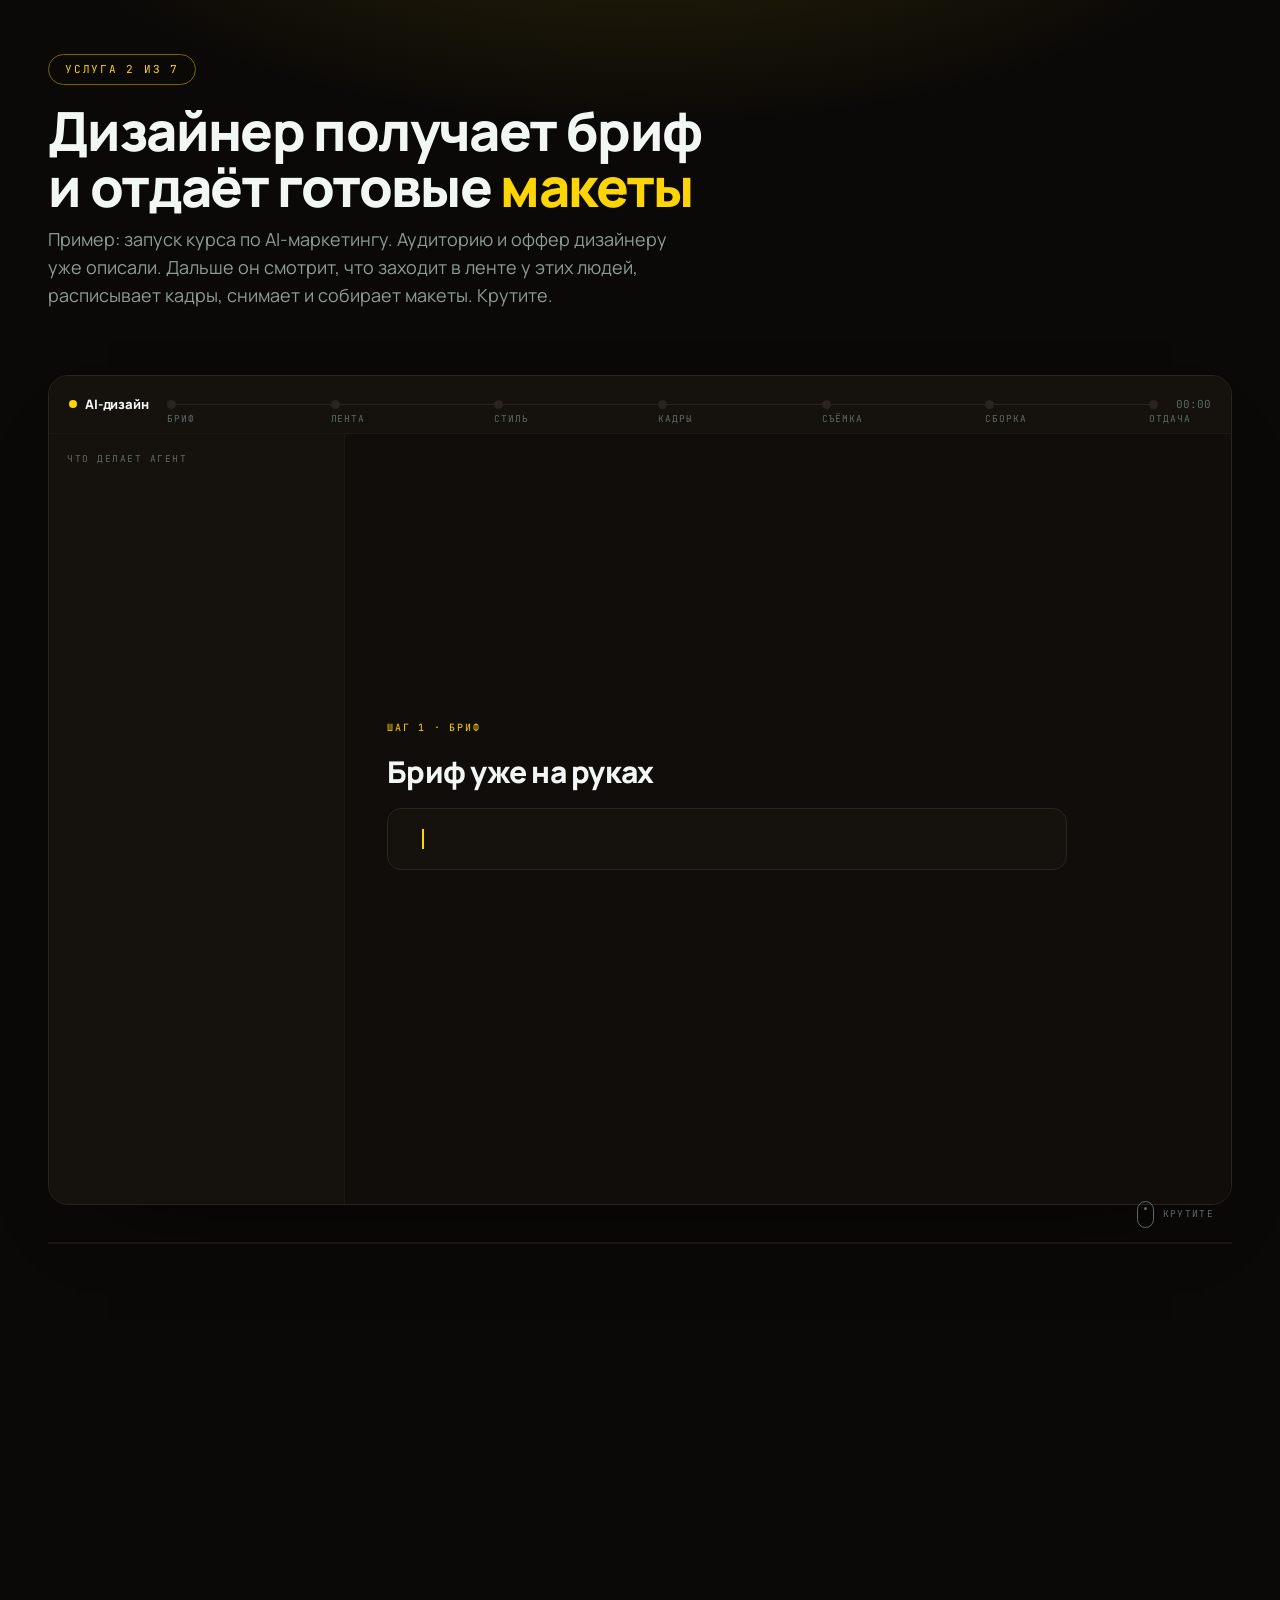
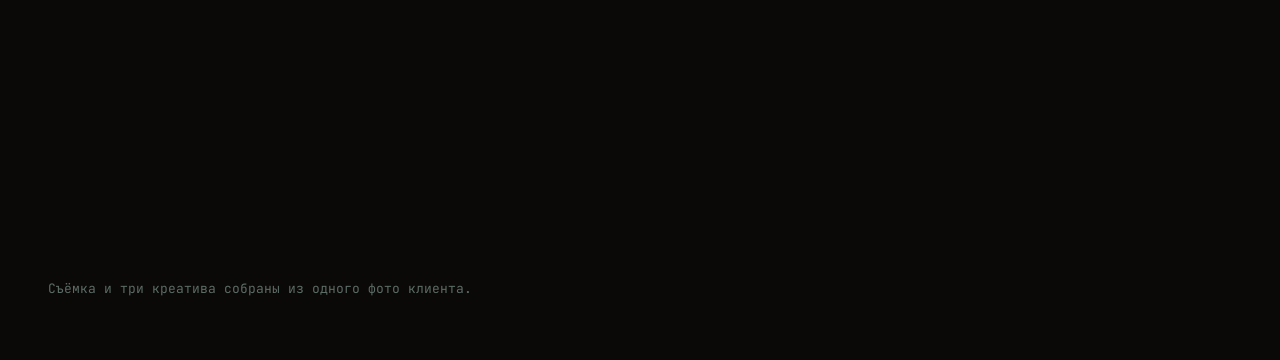
<file: site/demo/design.html>
<!doctype html><html><head><!-- /frame-runtime --><meta charset=utf8><meta name=viewport content="width=device-width,initial-scale=1"><style>:root{color-scheme:light}body{margin:0;padding:0;font:14px -apple-system,BlinkMacSystemFont,sans-serif;background:#faf9f5;color:#141413}img{max-width:100%}[hidden]:not([hidden=until-found i]){display:none!important}</style><style id="deck-accent">:root{--acc-rgb:253,213,6!important;--acc-dim:#7a6300!important;--acc-ink:#0b0907!important;--bg:#0b0907!important;--bg-2:#110d0a!important;--panel:#15110d!important;--edge:#2a2420!important;--edge-soft:#1c1713!important}html{scrollbar-width:thin;scrollbar-color:#3a3129 transparent}</style></head><body>
<title>Движок AI-дизайна</title>
<link rel="preconnect" href="https://fonts.googleapis.com">
<link rel="preconnect" href="https://fonts.gstatic.com" crossorigin>
<link rel="stylesheet" href="https://fonts.googleapis.com/css2?family=Manrope:wght@500;700;800&family=JetBrains+Mono:wght@400;500&display=swap">

<style>
:root{
  --bg:#080B0A;
  --bg-2:#0D1211;
  --panel:#121817;
  --edge:#1F2A27;
  --edge-soft:#18211F;
  --text:#F2F6F4;
  --dim:#8C9B96;
  --faint:#5C6B66;
  --acc:#FDD506;
  --acc-dim:#7a6300;
  --acc-glow:rgba(253,213,6,.14);
  --f-ui:"Manrope","Helvetica Neue",Arial,sans-serif;
  --f-mono:"JetBrains Mono",ui-monospace,Menlo,monospace;
}
*{box-sizing:border-box}
body{margin:0;background:var(--bg);color:var(--text);font-family:var(--f-ui);font-size:16px;line-height:1.55;-webkit-font-smoothing:antialiased}
.wrap{max-width:1240px;margin:0 auto;padding:0 28px}
@media (max-width:700px){.wrap{padding:0 16px}}
.mono{font-family:var(--f-mono);font-variant-numeric:tabular-nums}

/* шапка */
.top{position:relative;padding:54px 0 34px;background:radial-gradient(900px 380px at 50% -140px, var(--acc-glow), transparent 70%)}
.tag{display:inline-flex;align-items:center;gap:8px;border:1px solid var(--acc-dim);border-radius:999px;padding:6px 16px;font-family:var(--f-mono);font-size:11px;letter-spacing:.16em;color:var(--acc);text-transform:uppercase}
.top h1{font-size:clamp(30px,4.6vw,54px);font-weight:800;letter-spacing:-.03em;margin:18px 0 12px;line-height:1.03;text-wrap:balance}
.top h1 em{font-style:normal;color:var(--acc)}
.top p{margin:0;color:var(--dim);max-width:58ch;font-size:clamp(15px,1.5vw,18px)}

/* рельса */
.rail{height:700vh}
.pin{position:sticky;top:0;height:100svh;display:flex;align-items:center;padding:14px 0 22px}
.stage{position:relative;width:100%;height:min(830px,calc(100svh - 40px));min-height:560px;background:var(--bg-2);border:1px solid var(--edge);border-radius:20px;overflow:hidden;box-shadow:0 40px 90px -60px rgba(0,0,0,.9), inset 0 1px 0 rgba(255,255,255,.03)}

/* конвейер */
.pipe{height:58px;flex-shrink:0;border-bottom:1px solid var(--edge-soft);display:flex;align-items:center;gap:18px;padding:0 20px;background:var(--panel)}
.pipe .brand{font-size:13px;font-weight:800;letter-spacing:-.01em;display:flex;align-items:center;gap:8px;white-space:nowrap}
.pipe .brand i{width:8px;height:8px;border-radius:50%;background:var(--acc);display:block}
.nodes{display:flex;align-items:center;flex:1;min-width:0}
.node-wrap{position:relative;display:flex;align-items:center;flex:1;min-width:0}
.node-wrap:last-child{flex:0 0 auto}
.bead{width:9px;height:9px;border-radius:50%;background:var(--edge);flex-shrink:0;box-shadow:0 0 0 0 var(--acc-glow)}
.wire{height:1px;background:var(--edge);flex:1;position:relative;overflow:hidden}
.wire i{position:absolute;inset:0;background:var(--acc);transform-origin:left;transform:scaleX(0)}
.node-wrap .cap{font-family:var(--f-mono);font-size:9.5px;letter-spacing:.1em;text-transform:uppercase;color:var(--faint);position:absolute;white-space:nowrap;left:0;top:12px}
@media (max-width:900px){.node-wrap .cap{display:none}}
.pipe .clock{font-family:var(--f-mono);font-size:11px;color:var(--faint);white-space:nowrap}

/* тело */
.body{display:grid;grid-template-columns:296px minmax(0,1fr);height:calc(100% - 58px)}
@media (max-width:1000px){.body{grid-template-columns:1fr}}
.log{border-right:1px solid var(--edge-soft);background:var(--panel);position:relative;overflow:hidden;padding:18px 0}
@media (max-width:1000px){.log{display:none}}
.log-head{font-family:var(--f-mono);font-size:9.5px;letter-spacing:.16em;text-transform:uppercase;color:var(--faint);padding:0 18px 12px}
.log-tape{padding:0 18px;will-change:transform}
.log-line{font-family:var(--f-mono);font-size:11.5px;line-height:1.5;color:var(--dim);padding:5px 0 5px 14px;position:relative;opacity:0}
.log-line::before{content:"";position:absolute;left:0;top:11px;width:5px;height:5px;border-radius:50%;background:var(--acc-dim)}
.log-line b{color:var(--acc);font-weight:500}
.log-line.done::before{background:var(--acc)}

/* сцены */
.work{position:relative;overflow:hidden;background:var(--bg-2)}
.scene{position:absolute;inset:0;background:var(--bg-2);opacity:0;display:flex;flex-direction:column;justify-content:center;gap:clamp(12px,2.2vh,20px);padding:clamp(24px,3.6vh,38px) 42px}
@media (max-width:700px){.scene{padding:26px 20px}}
.scene-kicker{font-family:var(--f-mono);font-size:10px;letter-spacing:.18em;text-transform:uppercase;color:var(--acc)}
.scene h2{font-size:clamp(20px,2.4vw,30px);font-weight:800;letter-spacing:-.025em;margin:0;line-height:1.12;text-wrap:balance}
.scene .sub{margin:-8px 0 0;color:var(--dim);font-size:13.5px;max-width:76ch;line-height:1.45}

/* 1 · задача */
.brief-field{border:1px solid var(--edge);background:var(--panel);border-radius:14px;padding:20px 22px;display:flex;align-items:center;gap:12px;font-family:var(--f-mono);font-size:clamp(13px,1.45vw,17px);max-width:680px}
.brief-field .car{width:2px;height:1.15em;background:var(--acc);flex-shrink:0}
.brief-chips{display:flex;flex-wrap:wrap;gap:8px}
.chip{font-family:var(--f-mono);font-size:10.5px;letter-spacing:.05em;color:var(--dim);border:1px solid var(--edge);border-radius:999px;padding:5px 12px;background:var(--panel);opacity:0}

/* 2 · карта */
.trend-grid{display:grid;grid-template-columns:minmax(0,1fr) minmax(0,268px);gap:20px;align-items:center}
@media (max-width:900px){.trend-grid{grid-template-columns:1fr}}
.map-wrap{position:relative;width:100%;max-width:min(440px,100%)}
.map-cap{font-family:var(--f-mono);font-size:9.5px;letter-spacing:.12em;text-transform:uppercase;color:var(--faint);margin-top:6px}
.map{position:relative;width:100%;aspect-ratio:64/24;
  -webkit-mask-image:linear-gradient(90deg,#000 0%,#000 var(--rv,0%),transparent calc(var(--rv,0%) + 14%));
  mask-image:linear-gradient(90deg,#000 0%,#000 var(--rv,0%),transparent calc(var(--rv,0%) + 14%))}
.land{position:absolute;border-radius:50%;background:#1B2A25;transform:translate(-50%,-50%)}
.city{position:absolute;transform:translate(-50%,-50%);opacity:0}
.city i{display:block;width:7px;height:7px;border-radius:50%;background:var(--acc);box-shadow:0 0 0 4px rgba(253,213,6,.16)}
.city span{position:absolute;left:12px;top:-5px;font-family:var(--f-mono);font-size:9.5px;letter-spacing:.06em;color:var(--text);white-space:nowrap}
.city.flip span{left:auto;right:12px}
.groups{display:grid;grid-template-columns:1fr;gap:8px}
.grp{border:1px solid var(--edge);background:var(--panel);border-radius:12px;padding:11px 13px;opacity:0}
.grp b{display:block;font-size:13.5px;font-weight:700;letter-spacing:-.01em}
.grp span{display:block;font-family:var(--f-mono);font-size:9.5px;color:var(--acc);margin:4px 0 5px;letter-spacing:.06em}
.grp p{margin:0;font-size:12.5px;color:var(--dim);line-height:1.45}
.grp p i{font-style:normal;color:var(--acc);font-family:var(--f-mono);font-size:10px;letter-spacing:.08em;text-transform:uppercase;margin-right:5px}
.counters{display:flex;gap:clamp(16px,2.4vw,26px);flex-wrap:wrap}
.counter b{display:block;font-family:var(--f-mono);font-size:clamp(16px,1.7vw,21px);font-weight:500;letter-spacing:-.02em}
.counter span{display:block;font-family:var(--f-mono);font-size:9.5px;letter-spacing:.1em;text-transform:uppercase;color:var(--faint);margin-top:4px}

/* 3 · смыслы */
.vals{display:grid;grid-template-columns:repeat(3,minmax(0,1fr));gap:12px}
@media (max-width:760px){.vals{grid-template-columns:1fr}}
.val{border:1px solid var(--edge);background:var(--panel);border-radius:14px;padding:17px;opacity:0}
.val .n{font-family:var(--f-mono);font-size:9.5px;letter-spacing:.14em;color:var(--faint)}
.val b{display:block;font-size:14.5px;font-weight:700;margin:9px 0 6px;letter-spacing:-.01em}
.val p{margin:0;font-size:12.5px;color:var(--dim);line-height:1.45}
.val.axis{border-color:var(--acc-dim);background:linear-gradient(180deg,rgba(253,213,6,.07),transparent)}
.axis-line{border-top:1px solid var(--edge-soft);padding-top:15px;display:flex;align-items:baseline;gap:12px;flex-wrap:wrap;opacity:0}
.axis-line span{font-family:var(--f-mono);font-size:10px;letter-spacing:.14em;text-transform:uppercase;color:var(--faint)}
.axis-line b{font-size:clamp(17px,2.1vw,23px);font-weight:800;letter-spacing:-.02em}
.axis-line b em{font-style:normal;color:var(--acc)}

/* 4 · идеи */
.ideas{display:flex;flex-direction:column;gap:1px;background:var(--edge-soft);border:1px solid var(--edge);border-radius:14px;overflow:hidden}
.idea-row{display:grid;grid-template-columns:minmax(0,1fr) minmax(0,1.15fr);gap:18px;background:var(--panel);padding:13px 17px;opacity:0}
@media (max-width:760px){.idea-row{grid-template-columns:1fr;gap:5px}}
.idea-row .say{font-size:13.5px;font-weight:700;letter-spacing:-.01em}
.idea-row .shot{font-size:12.5px;color:var(--dim);display:flex;align-items:baseline;gap:9px}
.idea-row .shot::before{content:"→";color:var(--acc);font-family:var(--f-mono);font-size:11px}
.idea-head{display:grid;grid-template-columns:minmax(0,1fr) minmax(0,1.15fr);gap:18px;padding:0 17px 2px;font-family:var(--f-mono);font-size:9.5px;letter-spacing:.14em;text-transform:uppercase;color:var(--faint)}
@media (max-width:760px){.idea-head{display:none}}
.spec{border:1px solid var(--edge);background:var(--panel);border-radius:12px;padding:13px 16px;font-family:var(--f-mono);font-size:11.5px;line-height:1.6;color:var(--dim);opacity:0}
.spec k{color:var(--acc);font-style:normal}

/* 5 · фотосессия */
.shoot{display:grid;grid-template-columns:186px minmax(0,1fr);gap:20px;align-items:center}
@media (max-width:860px){.shoot{grid-template-columns:1fr}}
.lbl{font-family:var(--f-mono);font-size:9.5px;letter-spacing:.14em;text-transform:uppercase;color:var(--faint);margin-bottom:9px}
.slot{position:relative;border:1px solid var(--edge);border-radius:12px;overflow:hidden;background:var(--panel);display:flex;align-items:center;justify-content:center}
.slot img{width:100%;height:100%;object-fit:cover;display:block}
.slot .ph{font-family:var(--f-mono);font-size:9px;letter-spacing:.08em;color:var(--faint);text-align:center;padding:8px;line-height:1.5}
.slot.portrait{aspect-ratio:3/4}
.shots{display:grid;grid-template-columns:repeat(4,minmax(0,1fr));gap:9px}
.cell{position:relative;aspect-ratio:3/4;border:1px solid var(--edge);border-radius:11px;overflow:hidden;background:var(--panel);opacity:0}
.cell .idea{position:absolute;inset:0;display:flex;align-items:center;justify-content:center;padding:9px;text-align:center;font-family:var(--f-mono);font-size:9.5px;line-height:1.45;color:var(--dim)}
.cell .pic{position:absolute;inset:0;opacity:0;display:flex;align-items:center;justify-content:center;background:#161D1B}
.cell .pic img{width:100%;height:100%;object-fit:cover}
.cell .pic .ph{font-family:var(--f-mono);font-size:8.5px;color:var(--faint);letter-spacing:.08em;text-align:center;padding:8px}
.note{font-family:var(--f-mono);font-size:10.5px;color:var(--faint);letter-spacing:.04em}
.note b{color:var(--acc);font-weight:500}

/* 6 · дизайнер */
.design{display:grid;grid-template-columns:minmax(0,250px) minmax(0,1fr);gap:22px;align-items:center}
@media (max-width:860px){.design{grid-template-columns:1fr}}
.compose{position:relative;aspect-ratio:4/5;border-radius:14px;overflow:hidden;border:1px solid var(--edge);background:var(--panel)}
.compose img{position:absolute;inset:0;width:100%;height:100%;object-fit:cover}
.compose .ph{position:absolute;inset:0;display:flex;align-items:center;justify-content:center;font-family:var(--f-mono);font-size:9px;letter-spacing:.1em;color:var(--faint)}
.compose .grid-ov{position:absolute;inset:0;opacity:0;background-image:linear-gradient(rgba(253,213,6,.26) 1px,transparent 1px),linear-gradient(90deg,rgba(253,213,6,.26) 1px,transparent 1px);background-size:33.33% 25%}
.compose .plate{position:absolute;left:0;right:0;bottom:0;height:50%;opacity:0;background:linear-gradient(180deg,transparent,rgba(5,9,8,.94) 45%)}
.compose .copy{position:absolute;left:15px;right:15px;bottom:15px;opacity:0}
.compose .copy b{display:block;font-size:16px;font-weight:800;letter-spacing:-.02em;line-height:1.16}
.compose .copy b em{font-style:normal;color:var(--acc)}
.compose .copy span{display:block;font-family:var(--f-mono);font-size:8.5px;letter-spacing:.1em;text-transform:uppercase;color:var(--dim);margin-top:7px}
.formats{display:grid;grid-template-columns:repeat(3,minmax(0,1fr));gap:11px;align-items:end}
.fmt{opacity:0}
.fmt .slot{border-radius:10px;display:block;position:relative}
.fmt .slot img{position:absolute;inset:0;width:100%;height:100%;object-fit:cover}
.fmt .mini-grad{position:absolute;inset:0;background:linear-gradient(180deg,transparent 38%,rgba(5,9,8,.9))}
.fmt .mini-copy{position:absolute;left:8px;right:8px;bottom:7px;font-size:10.5px;font-weight:800;letter-spacing:-.01em;line-height:1.2}
.fmt .mini-copy em{font-style:normal;color:var(--acc)}
.fmt .slot.sq{aspect-ratio:1/1}
.fmt .slot.wide{aspect-ratio:16/9}
.fmt .slot.tall{aspect-ratio:9/16}
.fmt .cap{font-family:var(--f-mono);font-size:9px;letter-spacing:.1em;text-transform:uppercase;color:var(--faint);margin-top:7px}

/* 7 · итог */
.total{display:flex;align-items:baseline;gap:14px;flex-wrap:wrap;opacity:0}
.total b{font-size:clamp(30px,4.4vw,50px);font-weight:800;letter-spacing:-.035em;line-height:1}
.total b em{font-style:normal;color:var(--acc)}
.total span{font-size:14px;color:var(--dim)}
.kit{display:grid;grid-template-columns:repeat(3,minmax(0,1fr));gap:9px}
@media (max-width:760px){.kit{grid-template-columns:1fr}}
.kit div{border:1px solid var(--edge);background:var(--panel);border-radius:12px;padding:11px 14px;opacity:0}
.kit b{display:block;font-size:13px;font-weight:700;letter-spacing:-.01em}
.kit span{display:block;font-size:11px;color:var(--faint);margin-top:3px;line-height:1.38}
.price{display:flex;align-items:baseline;gap:14px;flex-wrap:wrap;border-top:1px solid var(--edge-soft);padding-top:16px;opacity:0}
.price b{font-size:clamp(20px,2.7vw,29px);font-weight:800;letter-spacing:-.025em;color:var(--acc)}
.price span{font-family:var(--f-mono);font-size:10.5px;letter-spacing:.1em;text-transform:uppercase;color:var(--faint)}

/* низ */
.scene-foot{position:absolute;left:0;right:0;bottom:0;height:2px;background:var(--edge-soft);z-index:8}
.scene-foot i{display:block;height:100%;background:var(--acc);transform-origin:left;transform:scaleX(0)}
.hint{position:absolute;right:18px;bottom:16px;z-index:9;display:flex;align-items:center;gap:9px;font-family:var(--f-mono);font-size:9.5px;letter-spacing:.14em;text-transform:uppercase;color:var(--faint)}
.hint .mouse{width:17px;height:27px;border:1px solid var(--faint);border-radius:9px;position:relative}
.hint .mouse i{position:absolute;left:50%;top:5px;width:3px;height:3px;border-radius:50%;background:var(--faint);margin-left:-1.5px;animation:wh 1.9s ease-in-out infinite}
@keyframes wh{0%,100%{transform:translateY(0);opacity:.3}35%{transform:translateY(8px);opacity:1}}
@media (prefers-reduced-motion:reduce){.hint .mouse i{animation:none}}

footer{padding:34px 0 60px;color:var(--faint);font-size:13px;font-family:var(--f-mono);line-height:1.7}
footer b{color:var(--dim);font-weight:400}

/* мобильный фолбэк */
@media (max-width:1000px){
  .rail{height:auto!important}
  .pin{position:static;height:auto;padding:0}
  .stage{height:auto;min-height:0;border-radius:14px}
  .body{height:auto}
  .work{overflow:visible}
  .scene{position:static;opacity:1!important;transform:none!important;border-bottom:1px solid var(--edge-soft)}
  .scene *{opacity:1!important;transform:none!important}
  .map{-webkit-mask-image:none;mask-image:none}
  .cell .idea{display:none}
  .cell .pic{opacity:1!important}
  .hint,.scene-foot{display:none}
}
</style>

<div class="wrap">
  <header class="top">
    <span class="tag">Услуга 2 из 7</span>
    <h1>Дизайнер получает бриф<br>и отдаёт готовые <em>макеты</em></h1>
    <p>Пример: запуск курса по AI-маркетингу. Аудиторию и оффер дизайнеру уже описали. Дальше он смотрит, что заходит в ленте у этих людей, расписывает кадры, снимает и собирает макеты. Крутите.</p>
  </header>
</div>

<div class="wrap">
<div class="rail" id="rail">
  <div class="pin">
    <div class="stage">

      <div class="pipe">
        <span class="brand"><i></i> AI-дизайн</span>
        <span class="nodes" id="nodes"></span>
        <span class="clock mono" id="clock">00:00</span>
      </div>

      <div class="body">
        <div class="log">
          <div class="log-head">Что делает агент</div>
          <div class="log-tape" id="tape"></div>
        </div>

        <div class="work" id="work">

          <!-- 1 -->
          <section class="scene">
            <span class="scene-kicker">Шаг 1 · Бриф</span>
            <h2>Бриф уже на руках</h2>
            <div class="brief-field"><span id="briefText"></span><span class="car"></span></div>
            <div class="brief-chips">
              <span class="chip" data-chip>курс по AI-маркетингу</span>
              <span class="chip" data-chip>маркетологи и владельцы, 28–45</span>
              <span class="chip" data-chip>Instagram и YouTube</span>
              <span class="chip" data-chip>СНГ и Европа</span>
            </div>
          </section>

          <!-- 2 -->
          <section class="scene">
            <span class="scene-kicker">Шаг 2 · Насмотренность</span>
            <h2>Собирает то, что заходит у вашей аудитории</h2>
            <p class="sub">Открывает ленту в странах показа, смотрит креативы, которые собирают просмотры прямо сейчас, и забирает из них приёмы для ваших макетов.</p>
            <div class="trend-grid">
              <div class="map-wrap">
                <div class="map" id="map"></div>
                <div class="map-cap">где эти люди листают ленту</div>
              </div>
              <div class="groups">
                <div class="grp" data-grp><b>Текст на пол-экрана</b><span>нашёл в Reels</span><p><i>беру</i> фразу крупно</p></div>
                <div class="grp" data-grp><b>Скриншот вместо фото</b><span>нашёл в Facebook</span><p><i>беру</i> экран в кадр</p></div>
                <div class="grp" data-grp><b>Съёмка как с рук</b><span>нашёл в YouTube</span><p><i>беру</i> стол вместо студии</p></div>
              </div>
            </div>
            <div class="counters">
              <div class="counter"><b class="mono" data-c="240">0</b><span>креативов посмотрел</span></div>
              <div class="counter"><b class="mono" data-c="6">0</b><span>стран показа</span></div>
              <div class="counter"><b class="mono" data-c="12">0</b><span>приёмов сохранил</span></div>
              <div class="counter"><b class="mono" data-c="3">0</b><span>взял в работу</span></div>
            </div>
          </section>

          <!-- 3 -->
          <section class="scene">
            <span class="scene-kicker">Шаг 3 · Стиль</span>
            <h2>Решает, как это будет выглядеть</h2>
            <div class="vals">
              <div class="val" data-val><span class="n">01</span><b>Фраза крупно</b><p>Одна мысль на макет. Остальное уходит в мелкий шрифт.</p></div>
              <div class="val axis" data-val><span class="n">02 · основа</span><b>Тёмный фон, один акцент</b><p>Лента пёстрая, тёмный кадр в ней заметнее.</p></div>
              <div class="val" data-val><span class="n">03</span><b>Рабочий фон</b><p>Стол, экран, наушники. Студийный свет выдаёт рекламу.</p></div>
            </div>
            <div class="axis-line" id="axisLine">
              <span>Правило для всех макетов</span>
              <b>Лицо, крупная фраза, один <em>акцент</em>.</b>
            </div>
          </section>

          <!-- 4 -->
          <section class="scene">
            <span class="scene-kicker">Шаг 4 · Кадры</span>
            <h2>Расписывает, что снимаем</h2>
            <div class="idea-head"><span>кадр</span><span>под что</span></div>
            <div class="ideas" id="ideas"></div>
            <div class="spec" id="spec"></div>
          </section>

          <!-- 5 -->
          <section class="scene">
            <span class="scene-kicker">Шаг 5 · Съёмка</span>
            <h2>Из одного фото получается съёмка</h2>
            <div class="shoot">
              <div>
                <div class="lbl">Фото клиента</div>
                <div class="slot portrait" id="srcSlot"><span class="ph">ваше фото<br>3:4</span></div>
              </div>
              <div>
                <div class="lbl">Идеи становятся кадрами</div>
                <div class="shots" id="shots"></div>
              </div>
            </div>
            <div class="note">тот же человек, <b id="shotCount">0</b> кадров, разное место и свет</div>
          </section>

          <!-- 6 -->
          <section class="scene">
            <span class="scene-kicker">Шаг 6 · Сборка</span>
            <h2>Собирает макет из кадра</h2>
            <div class="design">
              <div class="compose" id="compose">
                <span class="ph">кадр из съёмки</span>
                <span class="grid-ov" id="ovGrid"></span>
                <span class="plate" id="ovPlate"></span>
                <span class="copy" id="ovCopy">
                  <b>Отдел маркетинга<br><em>за $20 в месяц</em></b>
                  <span>курс по AI-маркетингу</span>
                </span>
              </div>
              <div>
                <div class="lbl">Три креатива под разные площадки</div>
                <div class="formats">
                  <div class="fmt" data-fmt>
                    <div class="slot sq"><img src="assets/creative-1-feed-1x1.jpg" alt=""></div>
                    <div class="cap">лента</div>
                  </div>
                  <div class="fmt" data-fmt>
                    <div class="slot wide"><img src="assets/creative-2-youtube-16x9.jpg" alt=""></div>
                    <div class="cap">обложка</div>
                  </div>
                  <div class="fmt" data-fmt>
                    <div class="slot tall"><img src="assets/creative-3-stories-9x16.jpg" alt=""></div>
                    <div class="cap">сторис</div>
                  </div>
                  </div>
                </div>
              </div>
            </div>
          </section>

          <!-- 7 -->
          <section class="scene">
            <span class="scene-kicker">Шаг 7 · Отдача</span>
            <h2>Что вы забираете</h2>
            <div class="total" id="total">
              <b>от 10 до <em>100</em></b><span>дизайнов за 20 минут</span>
            </div>
            <div class="kit">
              <div data-kit><b>Реклама в Instagram и Facebook</b><span>по несколько вариантов на тест</span></div>
              <div data-kit><b>Обложки для YouTube</b><span>под видео и под шортсы</span></div>
              <div data-kit><b>Обложки для Reels и TikTok</b><span>первый кадр, который держит</span></div>
              <div data-kit><b>Баннеры для сайта</b><span>первый экран и блоки с оффером</span></div>
              <div data-kit><b>Презентация клиенту</b><span>с именем того, кому отправляете</span></div>
              <div data-kit><b>Оформление профиля</b><span>аватар, шапка, закреплённые</span></div>
            </div>
            <div class="price" id="price"><b>$250–$900</b><span>за всё, 2–3 дня. Набор собираем под то, где вы продаёте</span></div>
          </section>

        </div>
      </div>

      <div class="hint" id="hint"><span class="mouse"><i></i></span> крутите</div>
      <div class="scene-foot"><i id="foot"></i></div>
    </div>
  </div>
</div>
</div>

<div class="wrap">
  <footer>
    Съёмка и три креатива собраны из одного фото клиента.
  </footer>
</div>

<script>
(function(){
  "use strict";

  /* ═══ ФОТО: пустая строка = рамка-заглушка ═══ */
  var PHOTOS = {
    source: "assets/source.jpg",
    shots:  ["assets/shot-1-laptop.jpg","assets/shot-2-stage.jpg","assets/shot-3-screen.jpg","assets/shot-4-window.jpg",
             "assets/shot-5-portrait.jpg","assets/shot-6-notes.jpg","assets/shot-7-table.jpg","assets/shot-8-full.jpg"],
    hero:   "assets/hero.jpg",
    formats:[]
  };

  var clamp01 = function(v){ return v<0?0:v>1?1:v; };
  function track(p, stops){
    if (p <= stops[0][0]) return stops[0][1];
    var last = stops[stops.length-1];
    if (p >= last[0]) return last[1];
    for (var i=1;i<stops.length;i++){
      var a=stops[i-1], b=stops[i], sp=b[0]-a[0];
      if (p <= b[0]) return a[1] + (b[1]-a[1]) * (sp ? (p-a[0])/sp : 0);
    }
    return last[1];
  }

  var rail = document.getElementById('rail');
  if (!rail) return;

  var N = 7;
  var at = function(i, x){ return (i + x) / N; };
  // всё внутри сцены заканчивается к 0.62 — дальше пауза до конца шага
  function reveal(p, i, from, to){ return track(p, [[at(i,from),0],[at(i,to),1]]); }
  function fade(el, v, shift){
    el.style.opacity = v.toFixed(3);
    if (shift) el.style.transform = 'translate3d(0,' + (shift*(1-v)).toFixed(2) + 'px,0)';
  }

  var reduce = matchMedia('(prefers-reduced-motion: reduce)').matches;
  var narrow = function(){ return innerWidth <= 1000; };
  var scenes = [].slice.call(document.querySelectorAll('.scene'));
  var nf = new Intl.NumberFormat('ru-RU');

  /* конвейер */
  var NODE_CAPS = ['бриф','лента','стиль','кадры','съёмка','сборка','отдача'];
  var nodes = document.getElementById('nodes'), beads = [], wires = [];
  NODE_CAPS.forEach(function(cap, i){
    var w = document.createElement('span'); w.className = 'node-wrap';
    var b = document.createElement('span'); b.className = 'bead'; w.appendChild(b); beads.push(b);
    if (i < NODE_CAPS.length - 1){
      var wire = document.createElement('span'); wire.className = 'wire';
      var fill = document.createElement('i'); wire.appendChild(fill); w.appendChild(wire); wires.push(fill);
    }
    var c = document.createElement('span'); c.className = 'cap'; c.textContent = cap; w.appendChild(c);
    nodes.appendChild(w);
  });

  /* лог */
  var LOG = [
    [at(0,0.15), 'открыл бриф'],
    [at(0,0.45), 'аудитория уже описана'],
    [at(1,0.10), 'смотрю ленту в этих странах'],
    [at(1,0.35), 'собрал <b>12 форматов</b>'],
    [at(1,0.55), 'три взял в работу'],
    [at(2,0.12), 'выбираю стиль'],
    [at(2,0.45), 'тёмный фон, один акцент'],
    [at(3,0.12), 'расписываю кадры'],
    [at(3,0.48), 'пишу задание для нейросети'],
    [at(4,0.10), 'отдал в <b>съёмку</b>'],
    [at(4,0.38), 'кадры приходят'],
    [at(4,0.58), 'отобрал восемь'],
    [at(5,0.10), 'сажусь за <b>макет</b>'],
    [at(5,0.36), 'ставлю текст и сетку'],
    [at(5,0.55), 'раскладываю по форматам'],
    [at(6,0.18), 'готово']
  ];
  var tape = document.getElementById('tape');
  var logEls = LOG.map(function(row){
    var el = document.createElement('div'); el.className = 'log-line'; el.innerHTML = row[1];
    tape.appendChild(el); return el;
  });
  var LOG_CAP = 11, LOG_H = 24;

  /* 1 · задача */
  var BRIEF = 'Курс по AI-маркетингу. Аудитория и оффер уже описаны';
  var briefText = document.getElementById('briefText');
  var chips = [].slice.call(document.querySelectorAll('[data-chip]'));

  /* 2 · карта */
  var MAP = [
    "...........#########...######...................................",
    "...........##########...##......................................",
    "............########....###.....................................",
    "....#...........###......##.....................................",
    "...###........#.###....####.....................................",
    "....##.......#####.....######...................................",
    "..##.##.......#.#..###..######........................####......",
    ".##.####...####################....................############.",
    ".##.#####..#####################..................#############.",
    "....####.########################.........####.##..#############",
    "........###########################......#######################",
    ".....###############################.....#######################",
    "......#############################.......######################",
    ".......######################.##.............###################",
    ".......#########.############...............####################",
    ".......######..##..#########................####################",
    ".#########.....###..#######..........#.......###################",
    ".#########......###..#######..###....####.....#################.",
    ".#######......#...#######.#################..###############....",
    ".#######......#....#..##..###############....###############....",
    "..#####...........#....##.#############.......#.#########.##....",
    ".#.###.................#...#########..............###...........",
    "...................................................#............",
    "................................................................"
  ];
  var LON0=-11, LON1=80, LAT0=34, LAT1=62;
  var CITIES = [
    { n:'Алматы',  lat:43.24, lon:76.95, label:1 },
    { n:'Ташкент', lat:41.30, lon:69.24, label:1 },
    { n:'Астана',  lat:51.13, lon:71.43, label:0 },
    { n:'Тбилиси', lat:41.72, lon:44.79, label:0 },
    { n:'Баку',    lat:40.41, lon:49.87, label:0 },
    { n:'Киев',    lat:50.45, lon:30.52, label:1 },
    { n:'Варшава', lat:52.23, lon:21.01, label:0 },
    { n:'Берлин',  lat:52.52, lon:13.40, label:1 },
    { n:'Мадрид',  lat:40.42, lon:-3.70, label:0 },
    { n:'Лимасол', lat:34.68, lon:33.04, label:0 }
  ];
  var map = document.getElementById('map');
  var COLS = MAP[0].length, ROWS = MAP.length;
  (function drawLand(){
    var frag = document.createDocumentFragment();
    for (var r = 0; r < ROWS; r++){
      for (var c = 0; c < COLS; c++){
        if (MAP[r][c] !== '#') continue;
        var d = document.createElement('span');
        d.className = 'land';
        d.style.left = ((c + 0.5) / COLS * 100) + '%';
        d.style.top  = ((r + 0.5) / ROWS * 100) + '%';
        d.style.width = 'calc(100% / ' + COLS + ' * 0.62)';
        d.style.aspectRatio = '1';
        frag.appendChild(d);
      }
    }
    map.appendChild(frag);
  })();
  var cityEls = CITIES.map(function(ct){
    var el = document.createElement('span');
    el.className = 'city';
    el.style.left = ((ct.lon - LON0) / (LON1 - LON0) * 100) + '%';
    el.style.top  = ((LAT1 - ct.lat) / (LAT1 - LAT0) * 100) + '%';
    var x = (ct.lon - LON0) / (LON1 - LON0);
    if (x > 0.7) el.className += ' flip';          // подпись слева, чтобы не уехала за край
    el.innerHTML = '<i></i>' + (ct.label ? '<span>' + ct.n + '</span>' : '');
    map.appendChild(el);
    return el;
  });
  var grps = [].slice.call(document.querySelectorAll('[data-grp]'));

  /* 3 */
  var vals = [].slice.call(document.querySelectorAll('[data-val]'));
  var axisLine = document.getElementById('axisLine');

  /* 4 · идеи */
  var IDEAS = [
    ['За ноутбуком, экран в кадре', 'баннер с заголовком сверху'],
    ['На сцене, зал размыт', 'обложка для YouTube'],
    ['Портрет крупно, тёмный фон', 'сторис с текстом'],
    ['У окна с телефоном', 'карусель в Instagram']
  ];
  var ideasBox = document.getElementById('ideas');
  var ideaEls = IDEAS.map(function(row){
    var el = document.createElement('div');
    el.className = 'idea-row';
    el.innerHTML = '<span class="say">' + row[0] + '</span><span class="shot">' + row[1] + '</span>';
    ideasBox.appendChild(el);
    return el;
  });
  var SPEC = 'задание для нейросети: мужчина 30–40, деловой кэжуал, '
           + '<k>мягкий дневной свет</k>, взгляд в камеру, без улыбки, '
           + '<k>кадр 3:4</k>, фон рабочий, студийный свет не ставим';
  var spec = document.getElementById('spec');
  spec.innerHTML = SPEC;

  /* 5 · съёмка */
  var SHOT_IDEAS = ['за ноутбуком','на сцене','экран в кадре','у окна',
                    'портрет крупно','с блокнотом','за столом','вертикаль'];
  var shots = document.getElementById('shots');
  var cells = SHOT_IDEAS.map(function(txt, i){
    var el = document.createElement('div');
    el.className = 'cell';
    el.innerHTML = '<span class="idea">' + txt + '</span><span class="pic">'
      + (PHOTOS.shots[i] ? '<img src="' + PHOTOS.shots[i] + '" alt="">' : '<span class="ph">кадр ' + (i+1) + '</span>')
      + '</span>';
    shots.appendChild(el);
    return { box: el, idea: el.querySelector('.idea'), pic: el.querySelector('.pic') };
  });
  var shotCount = document.getElementById('shotCount');
  var srcSlot = document.getElementById('srcSlot');
  if (PHOTOS.source) srcSlot.innerHTML = '<img src="' + PHOTOS.source + '" alt="">';

  /* 6 */
  var compose = document.getElementById('compose');
  if (PHOTOS.hero){
    var im = document.createElement('img'); im.src = PHOTOS.hero; im.alt = '';
    compose.insertBefore(im, compose.firstChild);
    var phh = compose.querySelector('.ph'); if (phh) phh.style.display = 'none';
  }
  var ovGrid = document.getElementById('ovGrid');
  var ovPlate = document.getElementById('ovPlate');
  var ovCopy = document.getElementById('ovCopy');
  var fmts = [].slice.call(document.querySelectorAll('[data-fmt]'));


  /* 7 */
  var total = document.getElementById('total');
  var kits = [].slice.call(document.querySelectorAll('[data-kit]'));
  var price = document.getElementById('price');
  var counters = [].slice.call(document.querySelectorAll('[data-c]'));

  var foot = document.getElementById('foot');
  var hint = document.getElementById('hint');
  var clock = document.getElementById('clock');

  function render(p){
    /* конвейер */
    for (var i = 0; i < N; i++){
      var lit = clamp01(p * N - i + 0.12);
      beads[i].style.background = lit > 0.5 ? 'var(--acc)' : 'var(--edge)';
      beads[i].style.boxShadow = (lit > 0.5 && lit < 1) ? '0 0 0 5px var(--acc-glow)' : '0 0 0 0 var(--acc-glow)';
      if (wires[i]) wires[i].style.transform = 'scaleX(' + clamp01(p*N - i).toFixed(3) + ')';
    }
    clock.textContent = '00:' + ('0' + Math.floor(p * 214 / 4)).slice(-2);

    /* сцены: следующая начинает проявляться в самом конце предыдущей */
    for (var s = 0; s < N; s++){
      var op = s === 0 ? 1 : track(p, [[at(s,-0.04),0],[at(s,0.06),1]]);
      scenes[s].style.opacity = op.toFixed(3);
      scenes[s].style.pointerEvents = op > 0.5 ? 'auto' : 'none';
    }

    /* лог */
    var shown = 0;
    for (var L = 0; L < LOG.length; L++){
      var o = track(p, [[LOG[L][0], 0], [LOG[L][0] + 0.010, 1]]);
      logEls[L].style.opacity = o.toFixed(3);
      logEls[L].style.transform = 'translate3d(0,' + (6*(1-o)).toFixed(1) + 'px,0)';
      if (o > 0.99) logEls[L].classList.add('done'); else logEls[L].classList.remove('done');
      if (o > 0.2) shown++;
    }
    tape.style.transform = 'translate3d(0,' + (-Math.max(0, shown - LOG_CAP) * LOG_H) + 'px,0)';

    /* 1 · задача */
    var tp = reveal(p, 0, 0.04, 0.42);
    briefText.textContent = BRIEF.slice(0, Math.round(BRIEF.length * tp));
    chips.forEach(function(c, i){ fade(c, reveal(p, 0, 0.44 + i*0.04, 0.54 + i*0.04), 8); });

    /* 2 · карта */
    map.style.setProperty('--rv', (reveal(p, 1, 0.04, 0.34) * 112).toFixed(1) + '%');
    cityEls.forEach(function(c, i){
      var o = reveal(p, 1, 0.20 + i*0.018, 0.30 + i*0.018);
      c.style.opacity = o.toFixed(3);
      c.style.transform = 'translate(-50%,-50%) scale(' + (0.6 + 0.4*o).toFixed(3) + ')';
    });
    grps.forEach(function(g, i){ fade(g, reveal(p, 1, 0.38 + i*0.05, 0.50 + i*0.05), 12); });

    /* 3 · смыслы */
    vals.forEach(function(v, i){ fade(v, reveal(p, 2, 0.06 + i*0.07, 0.24 + i*0.07), 14); });
    fade(axisLine, reveal(p, 2, 0.40, 0.56), 10);

    /* 4 · идеи */
    ideaEls.forEach(function(el, i){ fade(el, reveal(p, 3, 0.06 + i*0.08, 0.22 + i*0.08), 10); });
    fade(spec, reveal(p, 3, 0.44, 0.60), 10);

    /* 5 · съёмка: рамка → идея → готовый кадр */
    var ready = 0;
    cells.forEach(function(c, i){
      var box  = reveal(p, 4, 0.10 + i*0.020, 0.18 + i*0.020);
      var idea = reveal(p, 4, 0.14 + i*0.022, 0.24 + i*0.022);
      var pic  = reveal(p, 4, 0.34 + i*0.030, 0.46 + i*0.030);
      c.box.style.opacity = box.toFixed(3);
      c.box.style.transform = 'scale(' + (0.94 + 0.06*box).toFixed(3) + ')';
      c.idea.style.opacity = (idea * (1 - pic)).toFixed(3);
      c.pic.style.opacity = pic.toFixed(3);
      if (pic > 0.6) ready++;
    });
    shotCount.textContent = ready;

    /* 6 · дизайнер */
    ovGrid.style.opacity  = (reveal(p,5,0.08,0.20) * (1 - reveal(p,5,0.32,0.42))).toFixed(3);
    ovPlate.style.opacity = reveal(p,5,0.24,0.38).toFixed(3);
    fade(ovCopy, reveal(p,5,0.34,0.48), 12);
    fmts.forEach(function(f, i){ fade(f, reveal(p, 5, 0.44 + i*0.06, 0.56 + i*0.06), 14); });

    /* 7 · итог */
    fade(total, reveal(p, 6, 0.04, 0.20), 12);
    kits.forEach(function(k, i){ fade(k, reveal(p, 6, 0.14 + i*0.045, 0.28 + i*0.045), 12); });
    fade(price, reveal(p, 6, 0.46, 0.60), 10);

    /* счётчики */
    counters.forEach(function(c){
      var idx = scenes.indexOf(c.closest('.scene'));
      c.textContent = nf.format(Math.round(+c.dataset.c * reveal(p, idx, 0.30, 0.58)));
    });

    foot.style.transform = 'scaleX(' + p.toFixed(4) + ')';
    hint.style.opacity = (1 - clamp01(p * 12)).toFixed(3);
  }

  function tick(){
    var range = rail.offsetHeight - innerHeight;
    render(clamp01(-rail.getBoundingClientRect().top / (range || 1)));
  }
  var queued = false;
  function onScroll(){
    if (queued) return;
    queued = true;
    requestAnimationFrame(function(){ tick(); queued = false; });
  }
  document.addEventListener('visibilitychange', function(){
    if (document.visibilityState !== 'visible') return;
    queued = false; tick();
  });

  function flatten(){
    rail.style.height = 'auto';
    render(1);
    scenes.forEach(function(s){ s.style.opacity = '1'; });
    tape.style.transform = 'none';
    logEls.forEach(function(l){ l.style.opacity = '1'; l.style.transform = 'none'; });
    briefText.textContent = BRIEF;
    map.style.setProperty('--rv','112%');
    cityEls.forEach(function(c){ c.style.opacity = '1'; c.style.transform = 'translate(-50%,-50%)'; });
    cells.forEach(function(c){ c.idea.style.opacity = '0'; c.pic.style.opacity = '1'; c.box.style.opacity = '1'; });
    shotCount.textContent = cells.length;
    counters.forEach(function(c){ c.textContent = nf.format(+c.dataset.c); });
  }

  function boot(){
    if (reduce || narrow()){ flatten(); return; }
    rail.style.height = '';
    addEventListener('scroll', onScroll, { passive:true });
    tick();
  }
  addEventListener('resize', function(){ removeEventListener('scroll', onScroll); boot(); }, { passive:true });
  boot();
})();
</script>

</body></html>
</file>
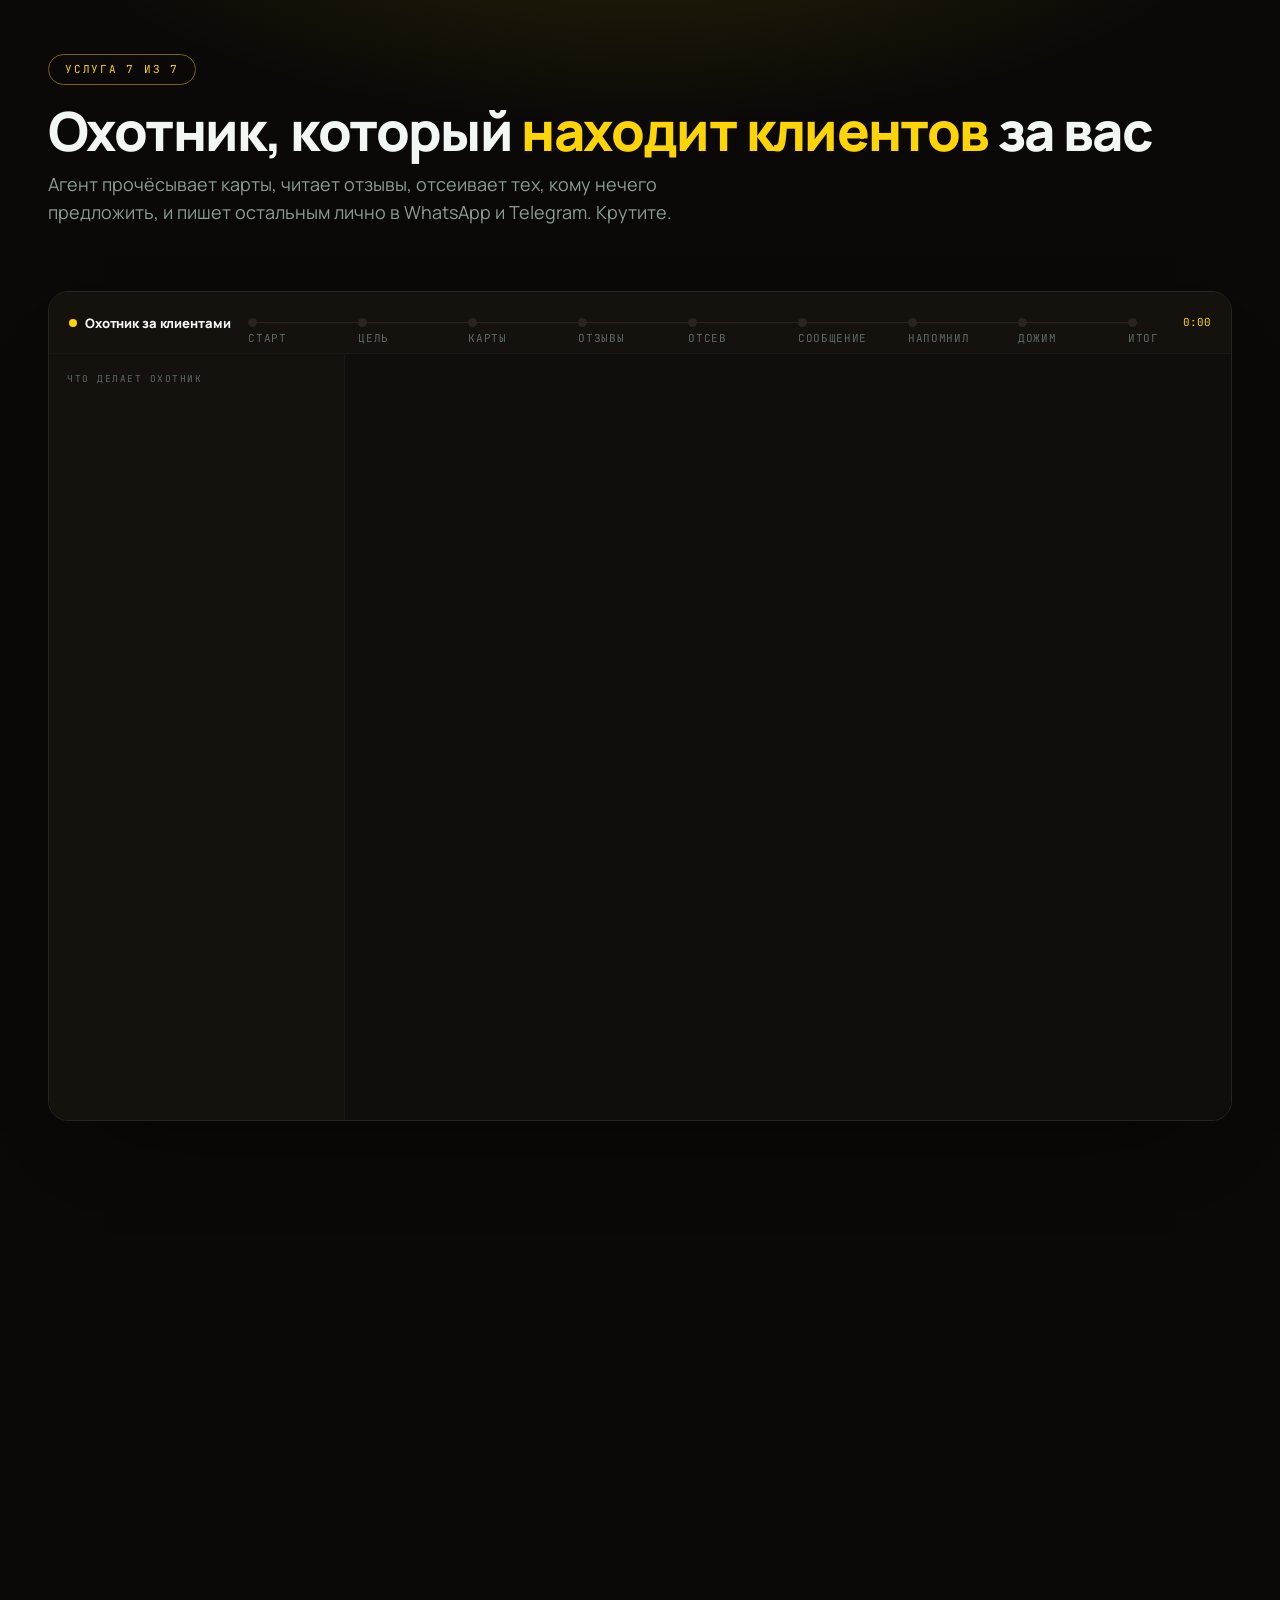
<file: site/demo/ohotnik.html>
<!doctype html><html><head><!-- /frame-runtime --><meta charset=utf8><meta name=viewport content="width=device-width,initial-scale=1"><style>:root{color-scheme:light}body{margin:0;padding:0;font:14px -apple-system,BlinkMacSystemFont,sans-serif;background:#faf9f5;color:#141413}img{max-width:100%}[hidden]:not([hidden=until-found i]){display:none!important}</style><style id="deck-accent">:root{--acc-rgb:253,213,6!important;--acc-dim:#7a6300!important;--acc-ink:#0b0907!important;--bg:#0b0907!important;--bg-2:#110d0a!important;--panel:#15110d!important;--edge:#2a2420!important;--edge-soft:#1c1713!important}html{scrollbar-width:thin;scrollbar-color:#3a3129 transparent}</style></head><body>
<title>Охотник за клиентами</title>
<link rel="preconnect" href="https://fonts.googleapis.com">
<link rel="preconnect" href="https://fonts.gstatic.com" crossorigin>
<link rel="stylesheet" href="https://fonts.googleapis.com/css2?family=Manrope:wght@500;700;800&family=JetBrains+Mono:wght@400;500&display=swap">

<style>
:root{
  --bg:#080B0A; --bg-2:#0D1211; --panel:#121817; --edge:#1F2A27; --edge-soft:#18211F;
  --text:#F2F6F4; --dim:#8C9B96; --faint:#5C6B66;
  --acc:#FDD506; --acc-dim:#7a6300; --acc-glow:rgba(253,213,6,.14);
  --bad:#E2604F;
  --f-ui:"Manrope","Helvetica Neue",Arial,sans-serif;
  --f-mono:"JetBrains Mono",ui-monospace,Menlo,monospace;
}
*{box-sizing:border-box}
[hidden]{display:none!important}
body{margin:0;background:var(--bg);color:var(--text);font-family:var(--f-ui);font-size:16px;line-height:1.55;-webkit-font-smoothing:antialiased}
.wrap{max-width:1240px;margin:0 auto;padding:0 28px}
@media (max-width:700px){.wrap{padding:0 16px}}

/* шапка */
.top{position:relative;padding:54px 0 34px;background:radial-gradient(900px 380px at 50% -140px, var(--acc-glow), transparent 70%)}
.tag{display:inline-flex;align-items:center;gap:8px;border:1px solid var(--acc-dim);border-radius:999px;padding:6px 16px;font-family:var(--f-mono);font-size:11px;letter-spacing:.16em;color:var(--acc);text-transform:uppercase}
.top h1{font-size:clamp(30px,4.6vw,54px);font-weight:800;letter-spacing:-.03em;margin:18px 0 12px;line-height:1.03;text-wrap:balance}
.top h1 em{font-style:normal;color:var(--acc)}
.top p{margin:0;color:var(--dim);max-width:62ch;font-size:clamp(15px,1.5vw,18px)}

/* рельса */
.rail{height:900vh}
.pin{position:sticky;top:0;height:100svh;display:flex;align-items:center;padding:14px 0 22px}
.stage{position:relative;width:100%;height:min(830px,calc(100svh - 40px));min-height:560px;background:var(--bg-2);border:1px solid var(--edge);border-radius:20px;overflow:hidden;box-shadow:0 40px 90px -60px rgba(0,0,0,.9), inset 0 1px 0 rgba(255,255,255,.03)}

/* конвейер */
.pipe{height:62px;flex-shrink:0;border-bottom:1px solid var(--edge-soft);display:flex;align-items:center;gap:18px;padding:0 20px;background:var(--panel)}
.pipe .brand{font-size:13px;font-weight:800;letter-spacing:-.01em;display:flex;align-items:center;gap:8px;white-space:nowrap}
.pipe .brand i{width:8px;height:8px;border-radius:50%;background:var(--acc);display:block}
.nodes{display:flex;align-items:center;flex:1;min-width:0}
.node-wrap{position:relative;display:flex;align-items:center;flex:1;min-width:0}
.node-wrap:last-child{flex:0 0 auto}
.bead{width:9px;height:9px;border-radius:50%;background:var(--edge);flex-shrink:0}
.wire{height:1px;background:var(--edge);flex:1;position:relative;overflow:hidden}
.wire i{position:absolute;inset:0;background:var(--acc);transform-origin:left;transform:scaleX(0)}
.node-wrap .cap{font-family:var(--f-mono);font-size:11px;letter-spacing:.06em;text-transform:uppercase;color:var(--faint);position:absolute;white-space:nowrap;left:0;top:12px}
@media (max-width:1100px){.node-wrap .cap{display:none}}
.pipe .clock{font-family:var(--f-mono);font-size:11px;color:var(--acc);white-space:nowrap;min-width:56px;text-align:right}

/* тело и лог */
.body{display:grid;grid-template-columns:296px minmax(0,1fr);height:calc(100% - 62px)}
@media (max-width:1000px){.body{grid-template-columns:1fr}}
.log{border-right:1px solid var(--edge-soft);background:var(--panel);position:relative;overflow:hidden;padding:18px 0;display:flex;flex-direction:column}
@media (max-width:1000px){.log{display:none}}
.log-head{flex-shrink:0;font-family:var(--f-mono);font-size:9.5px;letter-spacing:.16em;text-transform:uppercase;color:var(--faint);padding:0 18px 12px}
.log-clip{flex:1;min-height:0;overflow:hidden;position:relative}
.log-tape{padding:0 18px;will-change:transform}
.log-line{font-family:var(--f-mono);font-size:11.5px;line-height:1.5;color:var(--dim);padding:5px 0 5px 14px;position:relative;opacity:0}
.log-line::before{content:"";position:absolute;left:0;top:11px;width:5px;height:5px;border-radius:50%;background:var(--acc-dim)}
.log-line b{color:var(--acc);font-weight:500}
.log-line.done::before{background:var(--acc)}

/* сцены */
.work{position:relative;overflow:hidden;background:var(--bg-2)}
.scene{position:absolute;inset:0;background:var(--bg-2);opacity:0;display:flex;flex-direction:column;justify-content:center;gap:clamp(12px,2.2vh,20px);padding:clamp(24px,3.6vh,38px) 42px}
@media (max-width:700px){.scene{padding:26px 20px}}
.scene-kicker{font-family:var(--f-mono);font-size:10px;letter-spacing:.18em;text-transform:uppercase;color:var(--acc)}
.scene h2{font-size:clamp(20px,2.4vw,30px);font-weight:800;letter-spacing:-.025em;margin:0;line-height:1.12;text-wrap:balance}
.lbl{font-family:var(--f-mono);font-size:9.5px;letter-spacing:.14em;text-transform:uppercase;color:var(--faint)}

/* заметки с иконкой */
.nt{display:flex;gap:11px;align-items:flex-start;opacity:0}
.nt .pn{flex-shrink:0;width:clamp(34px,3.2vw,42px);height:clamp(34px,3.2vw,42px);border-radius:11px;border:1px solid var(--acc-dim);
  background:rgba(253,213,6,.09);color:var(--acc);display:flex;align-items:center;justify-content:center}
.nt .pn svg{width:clamp(18px,1.8vw,22px);height:clamp(18px,1.8vw,22px);display:block}
.nt b{display:block;font-size:clamp(13.5px,1.4vw,16px);font-weight:800;letter-spacing:-.015em;line-height:1.2}
.nt span span{display:block;font-size:clamp(12px,1.15vw,13px);color:var(--dim);line-height:1.4;margin-top:3px}
.nt3{display:grid;grid-template-columns:repeat(3,minmax(0,1fr));gap:clamp(10px,1.8vw,20px)}
@media (max-width:760px){.nt3{grid-template-columns:1fr}}

/* 1 · хук */
.hook-wrap{display:flex;flex-direction:column;justify-content:center;flex:1;min-height:0;gap:clamp(18px,3vh,34px)}
.hook-line{font-size:clamp(28px,4.2vw,54px);font-weight:800;letter-spacing:-.035em;line-height:1.04;margin:0;max-width:20ch}
.hook-line{opacity:0}
.hook-line em{font-style:normal;color:var(--acc)}
.nots{display:flex;gap:clamp(16px,3.4vw,46px);flex-wrap:wrap}
.not{opacity:0;max-width:22ch}
.not b{display:block;font-family:var(--f-mono);font-size:clamp(22px,2.8vw,34px);letter-spacing:-.02em;color:var(--acc);font-weight:500}
.not span{display:block;font-size:clamp(14px,1.5vw,17px);color:var(--text);margin-top:6px;line-height:1.4;font-weight:500}

/* 2 · цель: барабаны */
.aim{display:flex;flex-direction:column;align-items:center;justify-content:center;gap:clamp(14px,2.6vh,26px);flex:1;min-height:0}
.reels{display:grid;grid-template-columns:repeat(3,minmax(0,1fr));gap:clamp(10px,1.6vw,18px);width:100%;max-width:820px;
  border:1px solid var(--edge);border-radius:20px;background:var(--panel);padding:clamp(14px,2vw,22px);position:relative;opacity:0}
.reels.locked{border-color:var(--acc-dim);box-shadow:0 0 0 1px var(--acc-dim), 0 30px 70px -40px rgba(253,213,6,.45)}
.reel .lbl{display:block;margin:0 0 8px 4px}
.reel-win{position:relative;height:calc(var(--rh) * 3);overflow:hidden;border-radius:12px;background:#0B100F;
  -webkit-mask-image:linear-gradient(180deg,transparent,#000 30%,#000 70%,transparent);mask-image:linear-gradient(180deg,transparent,#000 30%,#000 70%,transparent)}
.reel{--rh:clamp(42px,6.4vh,54px)}
.reel-strip{position:absolute;left:0;right:0;top:0;will-change:transform}
.ro{height:var(--rh);display:flex;align-items:center;justify-content:center;text-align:center;padding:0 8px;
  font-size:clamp(14px,1.7vw,19px);font-weight:800;letter-spacing:-.02em;color:var(--dim);white-space:nowrap}
.reel-focus{position:absolute;left:0;right:0;top:var(--rh);height:var(--rh);border-top:1px solid var(--edge);border-bottom:1px solid var(--edge);pointer-events:none}
.reel.stop .reel-focus{border-color:var(--acc-dim);background:rgba(253,213,6,.07)}
.reel.stop .ro.pick{color:var(--acc)}
.go{display:flex;align-items:center;gap:14px;opacity:0}
.go-btn{display:inline-flex;align-items:center;gap:10px;border-radius:999px;border:1px solid var(--acc-dim);padding:12px 22px;
  font-size:15px;font-weight:800;letter-spacing:-.01em;color:var(--acc);background:rgba(253,213,6,.08)}
.go-btn svg{width:18px;height:18px}
.go-btn.pressed{background:var(--acc);color:#07110B;border-color:var(--acc)}
.go-cap{font-family:var(--f-mono);font-size:11.5px;color:var(--dim);opacity:0}

/* 3 · карты */
.hunt{display:grid;grid-template-columns:minmax(0,1.38fr) minmax(0,1fr);gap:clamp(16px,2.6vw,32px);flex:1;min-height:0;align-items:stretch}
@media (max-width:900px){.hunt{grid-template-columns:1fr}}
.map{position:relative;border:1px solid var(--edge);border-radius:18px;overflow:hidden;background:#0A0F0E;opacity:0;min-height:260px}
.map img.streets{position:absolute;inset:0;width:100%;height:100%;object-fit:cover;display:block}
.pins-layer{position:absolute;inset:0;width:100%;height:100%;z-index:2;overflow:visible}
.pins-layer .ring{fill:none;stroke:#FDD506;stroke-width:1.6;transform-box:fill-box;transform-origin:center;opacity:0}
.pins-layer .drop{opacity:0}
.radar{position:absolute;left:50%;top:50%;width:160%;aspect-ratio:1;border-radius:50%;pointer-events:none;z-index:1;mix-blend-mode:screen;
  background:conic-gradient(from 0deg,rgba(253,213,6,.30) 0deg,rgba(253,213,6,.06) 42deg,transparent 80deg,transparent 360deg);
  transform:translate(-50%,-50%)}
.rings{position:absolute;left:50%;top:50%;width:92%;aspect-ratio:1;transform:translate(-50%,-50%);border-radius:50%;
  border:1px solid rgba(253,213,6,.12);pointer-events:none}
.rings::before,.rings::after{content:"";position:absolute;border-radius:50%;border:1px solid rgba(253,213,6,.10)}
.rings::before{inset:18%} .rings::after{inset:36%}
.map::after{content:"";position:absolute;inset:0;pointer-events:none;z-index:1;background:radial-gradient(closest-side,transparent 70%,rgba(10,15,14,.75))}
.map-cnt{position:absolute;left:14px;bottom:12px;z-index:3;display:flex;align-items:baseline;gap:8px;
  background:rgba(13,18,17,.86);border:1px solid var(--edge);border-radius:10px;padding:7px 11px}
.map-cnt b{font-family:var(--f-mono);font-size:clamp(18px,2vw,24px);font-weight:500;color:var(--acc);letter-spacing:-.02em}
.map-cnt span{font-size:11.5px;color:var(--dim)}
.found{display:flex;flex-direction:column;justify-content:center;gap:9px}
.fc{display:flex;align-items:center;gap:11px;border:1px solid var(--edge);background:var(--panel);border-radius:12px;padding:10px 13px;opacity:0}
.fc i{width:30px;height:30px;flex-shrink:0;border-radius:9px;border:1px solid var(--acc-dim);background:rgba(253,213,6,.09);color:var(--acc);display:flex;align-items:center;justify-content:center}
.fc i svg{width:15px;height:15px}
.fc .tx{min-width:0;flex:1}
.fc b{display:block;font-size:13.5px;font-weight:800;letter-spacing:-.01em;white-space:nowrap;overflow:hidden;text-overflow:ellipsis}
.fc .tx span{display:block;font-size:11.5px;color:var(--faint)}
.fc em{font-style:normal;font-family:var(--f-mono);font-size:12px;color:var(--text);flex-shrink:0;text-align:right}
.fc em small{display:block;font-size:10px;color:var(--faint)}

/* 4 · отзывы */
.read{display:grid;grid-template-columns:minmax(0,0.92fr) minmax(0,1.08fr);gap:clamp(18px,3vw,38px);flex:1;min-height:0;align-items:center}
@media (max-width:900px){.read{grid-template-columns:1fr}}
.biz{border:1px solid var(--acc-dim);border-radius:16px;background:linear-gradient(180deg,rgba(253,213,6,.07),transparent 55%);padding:14px 16px;opacity:0}
.biz-h{display:flex;align-items:center;gap:11px;margin-bottom:10px}
.biz-h .lg{width:38px;height:38px;border-radius:11px;background:#1A2824;color:var(--acc);font-weight:800;font-size:13px;display:flex;align-items:center;justify-content:center;flex-shrink:0}
.biz-h b{display:block;font-size:15px;font-weight:800;letter-spacing:-.015em}
.biz-h span{display:block;font-size:11.5px;color:var(--dim)}
.biz-h em{margin-left:auto;font-style:normal;font-family:var(--f-mono);font-size:13px;color:var(--text);text-align:right}
.biz-h em small{display:block;font-size:10px;color:var(--faint)}
.chk{display:flex;align-items:center;gap:9px;padding:6px 0;border-top:1px solid var(--edge-soft);opacity:0}
.chk span{font-size:12.5px;color:var(--dim);flex:1}
.chk b{font-size:12.5px;font-weight:700}
.chk i{width:18px;height:18px;border-radius:50%;display:flex;align-items:center;justify-content:center;font-style:normal;font-size:10.5px;font-weight:800;flex-shrink:0}
.chk.ok i{background:rgba(253,213,6,.16);color:var(--acc)}
.chk.no i{background:rgba(226,96,79,.16);color:var(--bad)}
.chk.no b{color:var(--bad)}
.pain{margin-top:12px}
.pain .lbl{display:block;margin-bottom:7px}
.pains{display:flex;flex-wrap:wrap;gap:6px}
.pc{display:inline-flex;align-items:center;gap:6px;font-size:12px;font-weight:700;border-radius:999px;padding:5px 11px;
  border:1px solid rgba(226,96,79,.4);background:rgba(226,96,79,.08);color:#F1A195;opacity:0}
.revs{display:flex;flex-direction:column;gap:9px}
.rv{border:1px solid var(--edge);background:var(--panel);border-radius:13px;padding:11px 14px;opacity:0}
.rv-h{display:flex;align-items:center;gap:8px;margin-bottom:5px}
.rv-h i{width:22px;height:22px;border-radius:50%;background:#1C2926;color:var(--dim);font-style:normal;font-size:10.5px;font-weight:800;display:flex;align-items:center;justify-content:center}
.rv-h b{font-size:12.5px;font-weight:700}
.rv-h span{margin-left:auto;font-size:11px;color:#E8B44A;letter-spacing:1px}
.rv p{margin:0;font-size:13px;line-height:1.5;color:var(--text)}
.rv mark{color:inherit;border-radius:3px;padding:0 1px;background:linear-gradient(90deg,rgba(253,213,6,.34),rgba(253,213,6,.34)) no-repeat 0 0/0% 100%}

/* 5 · отсев */
.sort{display:grid;grid-template-columns:minmax(0,1fr) minmax(0,.62fr) minmax(0,1fr);gap:clamp(12px,2vw,24px);flex:1;min-height:0;align-items:center}
@media (max-width:900px){.sort{grid-template-columns:1fr}}
.bin-h{display:flex;align-items:baseline;gap:8px;margin-bottom:9px}
.bin-h b{font-family:var(--f-mono);font-size:clamp(20px,2.4vw,28px);font-weight:500;letter-spacing:-.02em}
.bin-h span{font-size:12px;color:var(--dim)}
.bin.in .bin-h b{color:var(--acc)}
.bin.out .bin-h b{color:var(--faint)}
.bin-l{display:flex;flex-direction:column;gap:7px}
.sc{border:1px solid var(--edge);background:var(--panel);border-radius:11px;padding:9px 12px;opacity:0}
.sc b{display:block;font-size:13px;font-weight:800;letter-spacing:-.01em}
.sc span{display:inline-flex;align-items:center;gap:5px;margin-top:4px;font-size:11.5px;border-radius:999px;padding:2px 8px;opacity:0}
.bin.in .sc{border-color:var(--acc-dim)}
.bin.in .sc span{color:var(--acc);background:rgba(253,213,6,.1)}
.bin.out .sc b{color:var(--dim)}
.bin.out .sc span{color:var(--faint);background:#171F1D}
.deck{position:relative;display:flex;flex-direction:column;align-items:center;gap:12px;opacity:0}
.deck-s{position:relative;width:min(100%,150px);aspect-ratio:3/4}
.deck-s i{position:absolute;inset:0;border-radius:14px;border:1px solid var(--edge);background:var(--panel)}
.deck-s i:nth-child(1){transform:translate(-8px,8px) rotate(-5deg)}
.deck-s i:nth-child(2){transform:translate(6px,4px) rotate(4deg)}
.deck-s i:nth-child(3){display:flex;flex-direction:column;align-items:center;justify-content:center;gap:4px;border-color:var(--acc-dim)}
.deck-s b{font-family:var(--f-mono);font-size:clamp(22px,2.6vw,30px);font-weight:500;letter-spacing:-.02em}
.deck-s span{font-size:11px;color:var(--faint);text-align:center;padding:0 10px;line-height:1.3}
.deck-a{display:flex;gap:18px;font-family:var(--f-mono);font-size:18px;color:var(--faint)}
.deck-a u{text-decoration:none}
.deck-a u:first-child{color:var(--acc)}

/* 6 · сообщение */
.msg{display:grid;grid-template-columns:minmax(0,.9fr) minmax(0,1.1fr);gap:clamp(18px,3vw,40px);flex:1;min-height:0;align-items:center}
@media (max-width:900px){.msg{grid-template-columns:1fr}}
.sig{display:flex;flex-direction:column;gap:8px}
.sig .lbl{margin-bottom:2px}
.sg{display:flex;align-items:center;gap:10px;border:1px solid var(--edge);background:var(--panel);border-radius:12px;padding:10px 13px;opacity:0;transition:none}
.sg i{width:28px;height:28px;flex-shrink:0;border-radius:8px;border:1px solid var(--edge);color:var(--faint);display:flex;align-items:center;justify-content:center}
.sg i svg{width:15px;height:15px}
.sg b{font-size:13px;font-weight:700;letter-spacing:-.005em}
.sg.lit{border-color:var(--acc-dim);background:linear-gradient(90deg,rgba(253,213,6,.10),transparent 75%)}
.sg.lit i{border-color:var(--acc-dim);color:var(--acc);background:rgba(253,213,6,.12)}
.formula{display:flex;align-items:center;gap:8px;flex-wrap:wrap;margin-top:6px;opacity:0}
.formula span{font-family:var(--f-mono);font-size:11px;padding:5px 10px;border-radius:999px;border:1px solid var(--edge);color:var(--dim)}
.formula span.lit{border-color:var(--acc-dim);color:var(--acc);background:rgba(253,213,6,.08)}
.formula u{text-decoration:none;color:var(--faint);font-size:12px}
.chat.answered{border-color:var(--acc-dim);box-shadow:0 0 0 1px var(--acc-dim),0 24px 60px -34px rgba(253,213,6,.5)}
.chat{border:1px solid var(--edge);border-radius:18px;background:#0A100E;overflow:hidden;display:flex;flex-direction:column;opacity:0;
  height:clamp(290px,50vh,420px)}
.chat-h{display:flex;align-items:center;gap:10px;padding:10px 14px;background:var(--panel);border-bottom:1px solid var(--edge-soft);flex-shrink:0}
.chat-h .av{width:32px;height:32px;border-radius:50%;background:#1C2A26;color:var(--acc);font-weight:800;font-size:11.5px;display:flex;align-items:center;justify-content:center;flex-shrink:0}
.chat-h b{display:block;font-size:13.5px;font-weight:800}
.chat-h span{display:block;font-size:11px;color:var(--faint)}
.chan{margin-left:auto;display:flex;gap:6px}
.chan i{display:inline-flex;align-items:center;gap:5px;font-style:normal;font-family:var(--f-mono);font-size:10px;padding:4px 8px;border-radius:999px;border:1px solid var(--edge);color:var(--faint);white-space:nowrap}
.chan i.on{border-color:var(--acc-dim);color:var(--acc);background:rgba(253,213,6,.08)}
.chan svg{width:12px;height:12px;display:block}
.chat-b{flex:1;min-height:0;overflow:hidden;padding:14px;display:flex;flex-direction:column;justify-content:flex-end;gap:8px;
  background:radial-gradient(420px 220px at 80% 0%,rgba(253,213,6,.05),transparent 70%)}
.slot{display:flex;flex-direction:column;align-items:flex-end}
.slot.in{align-items:flex-start}
.slot.in .bub,.slot.in .typing{background:var(--panel);border-color:var(--edge);border-radius:14px 14px 14px 4px}
.slot.in .typing u{background:var(--dim)}
.slot.in .who{font-family:var(--f-mono);font-size:9.5px;letter-spacing:.1em;text-transform:uppercase;color:var(--acc);margin:2px 0 3px 4px}
.reply-badge{align-self:flex-start;display:inline-flex;align-items:center;gap:6px;font-family:var(--f-mono);font-size:10.5px;color:#07110B;background:var(--acc);border-radius:999px;padding:3px 10px;opacity:0}
.bub{max-width:92%;background:#143427;border:1px solid #1D4A37;border-radius:14px 14px 4px 14px;padding:8px 12px;font-size:13px;line-height:1.45}
.typing{display:flex;gap:4px;padding:10px 13px;border-radius:14px 14px 4px 14px;background:#143427;border:1px solid #1D4A37}
.typing u{width:5px;height:5px;border-radius:50%;background:var(--acc);display:block}
.ticks{align-self:flex-end;font-family:var(--f-mono);font-size:10.5px;color:var(--faint);opacity:0}
.ticks b{color:var(--acc);font-weight:500}

/* 7 · напоминания */
.remind{display:flex;flex-direction:column;justify-content:center;gap:clamp(16px,3vh,30px);flex:1;min-height:0}
.tl{position:relative}
.tl-cards{display:grid;grid-template-columns:repeat(7,minmax(0,1fr));gap:10px;align-items:end;margin-bottom:14px;min-height:118px}
.tch{position:relative;border:1px solid var(--edge);background:var(--panel);border-radius:13px;padding:10px 12px;opacity:0}
.tch::after{content:"";position:absolute;left:calc(25% - 1px);bottom:-15px;width:1px;height:14px;background:var(--edge)}
.tch.c1{grid-column:1 / span 2}
.tch.c3{grid-column:3 / span 2}
.tch.c6{grid-column:6 / span 2}
.tch .d{font-family:var(--f-mono);font-size:10px;letter-spacing:.1em;text-transform:uppercase;color:var(--faint)}
.tch p{margin:4px 0 7px;font-size:12.5px;line-height:1.4}
.tch .stt{display:inline-flex;align-items:center;gap:5px;font-family:var(--f-mono);font-size:10.5px;border-radius:999px;padding:2px 8px;background:#171F1D;color:var(--faint)}
.tch.got{border-color:var(--acc-dim);background:linear-gradient(180deg,rgba(253,213,6,.08),var(--panel))}
.tch.got .stt{background:rgba(253,213,6,.14);color:var(--acc)}
.tl-line{position:relative;height:34px}
.tl-rail{position:absolute;left:calc(100%/14);right:calc(100%/14);top:8px;height:2px;border-radius:2px;background:var(--edge);overflow:hidden}
.tl-rail i{position:absolute;inset:0;background:var(--acc);transform-origin:left;transform:scaleX(0)}
.tl-dot{position:absolute;top:3px;width:12px;height:12px;margin-left:-6px;border-radius:50%;background:var(--acc);box-shadow:0 0 0 5px var(--acc-glow),0 0 18px var(--acc)}
.tl-days{position:absolute;left:0;right:0;top:0;display:grid;grid-template-columns:repeat(7,minmax(0,1fr))}
.tl-days span{display:flex;flex-direction:column;align-items:center;gap:9px;font-family:var(--f-mono);font-size:10px;color:var(--faint)}
.tl-days span::before{content:"";width:7px;height:7px;border-radius:50%;background:var(--edge);margin-top:5px}
.tl-days span.hit::before{background:var(--acc)}
.tl-days span.hit{color:var(--dim)}

/* 8 · дожим */
.close{display:grid;grid-template-columns:minmax(0,clamp(210px,24vw,330px)) minmax(0,1fr);gap:clamp(20px,3.4vw,44px);flex:1;min-height:0;align-items:center}
@media (max-width:900px){.close{grid-template-columns:1fr}}
.ph{position:relative;border:1.5px dashed var(--acc-dim);border-radius:16px;aspect-ratio:9/13;max-height:min(470px,56vh);width:100%;margin:0 auto;
  background:repeating-linear-gradient(135deg,rgba(253,213,6,.04) 0 12px,transparent 12px 24px),#0B100F;
  display:flex;flex-direction:column;align-items:center;justify-content:center;gap:10px;text-align:center;padding:22px;opacity:0}
.ph svg{width:44px;height:44px;color:var(--acc-dim)}
.ph b{font-family:var(--f-mono);font-size:11px;letter-spacing:.14em;text-transform:uppercase;color:var(--dim);font-weight:500}
.ph span{font-size:12px;color:var(--faint);line-height:1.45;max-width:24ch}
.objs{display:flex;flex-direction:column;gap:9px}
.oq,.oa{max-width:93%;border-radius:14px;padding:9px 13px;font-size:13.5px;line-height:1.45;opacity:0}
.oq{align-self:flex-start;background:var(--panel);border:1px solid var(--edge);border-radius:14px 14px 14px 4px}
.oq small,.oa small{display:block;font-family:var(--f-mono);font-size:9.5px;letter-spacing:.1em;text-transform:uppercase;margin-bottom:3px}
.oq small{color:var(--faint)}
.oa{align-self:flex-end;background:#143427;border:1px solid #1D4A37;border-radius:14px 14px 4px 14px}
.oa small{color:var(--acc)}
.stamp{align-self:center;display:flex;align-items:center;gap:12px;margin-top:8px;border:1px solid var(--acc);border-radius:14px;padding:12px 18px;
  background:rgba(253,213,6,.10);opacity:0}
.stamp i{width:38px;height:38px;border-radius:11px;background:var(--acc);color:#07110B;display:flex;align-items:center;justify-content:center;flex-shrink:0}
.stamp i svg{width:20px;height:20px}
.stamp b{display:block;font-size:16px;font-weight:800;letter-spacing:-.015em}
.stamp span{display:block;font-family:var(--f-mono);font-size:11.5px;color:var(--acc)}

/* 9 · итог */
.fin{display:flex;align-items:baseline;gap:clamp(14px,2.6vw,32px);flex-wrap:wrap;opacity:0}
.fin .big{font-family:var(--f-mono);font-size:clamp(30px,4.6vw,58px);font-weight:500;letter-spacing:-.035em;color:var(--acc);line-height:1}
.fin .cap{font-size:clamp(13px,1.4vw,16px);color:var(--dim);max-width:36ch}
.kits{display:grid;grid-template-columns:repeat(3,minmax(0,1fr));gap:clamp(10px,1.6vw,16px)}
@media (max-width:900px){.kits{grid-template-columns:repeat(2,minmax(0,1fr))}}
@media (max-width:600px){.kits{grid-template-columns:1fr}}
.kit{border:1px solid var(--edge);background:var(--panel);border-radius:14px;padding:14px 15px;opacity:0}
.kit .kico{display:block;width:clamp(34px,3.4vw,44px);height:clamp(34px,3.4vw,44px);color:var(--acc);margin-bottom:10px}
.kit .kico svg{width:100%;height:100%;display:block}
.kit b{display:block;font-size:14px;font-weight:800;letter-spacing:-.015em;margin-bottom:4px}
.kit p{margin:0;font-size:12.5px;color:var(--dim);line-height:1.4}
.price{display:flex;align-items:baseline;gap:14px;flex-wrap:wrap;opacity:0}
.price b{font-family:var(--f-mono);font-size:clamp(22px,3vw,36px);font-weight:500;letter-spacing:-.03em;color:var(--acc)}
.price span{font-size:13.5px;color:var(--dim)}

.foot-bar{position:absolute;left:0;right:0;bottom:0;height:2px;background:var(--acc);transform-origin:left;transform:scaleX(0)}

@media (max-height:780px){
  .rv{padding:9px 12px} .rv p{font-size:12.5px}
  .chk{padding:5px 0}
  .sc{padding:7px 11px}
  .tl-cards{min-height:104px}
}

/* без анимации: рельса разворачивается в обычный поток */
.flat .rail{height:auto!important;margin:0}
.flat .pin{position:static;height:auto;padding:0}
.flat .stage{height:auto;min-height:0;border-radius:14px}
.flat .body{height:auto}
.flat .work{overflow:visible}
.flat .scene{position:static;border-bottom:1px solid var(--edge-soft);padding-top:34px;padding-bottom:34px}
.flat .map{min-height:0;aspect-ratio:3/4;width:100%;max-width:520px;margin:0 auto}
.flat .log{display:none}
.flat .body{grid-template-columns:1fr}
</style>

<div class="wrap">
  <header class="top">
    <span class="tag">Услуга 7 из 7</span>
    <h1>Охотник, который <em>находит клиентов</em> за вас</h1>
    <p>Агент прочёсывает карты, читает отзывы, отсеивает тех, кому нечего предложить, и пишет остальным лично в WhatsApp и Telegram. Крутите.</p>
  </header>
</div>

<div class="wrap">
<div class="rail" id="rail">
  <div class="pin">
    <div class="stage">

      <div class="pipe">
        <span class="brand"><i></i> Охотник за клиентами</span>
        <span class="nodes" id="nodes"></span>
        <span class="clock" id="clock">0:00</span>
      </div>

      <div class="body">
        <div class="log">
          <div class="log-head">Что делает охотник</div>
          <div class="log-clip"><div class="log-tape" id="tape"></div></div>
        </div>

        <div class="work">

          <!-- 1 · хук -->
          <section class="scene">
            <div class="hook-wrap">
              <p class="hook-line" id="hook">Клиенты не придут сами.<br><em>Охотник</em> найдёт их за вас.</p>
              <div class="nots">
                <div class="not" data-not><b id="hkClock">0:00</b><span>чтобы прочесать нишу в целом городе</span></div>
                <div class="not" data-not><b>1 = 1</b><span>одна компания — одно личное сообщение</span></div>
                <div class="not" data-not><b>0 баз</b><span>ничего не покупаете — только живые компании с карт</span></div>
              </div>
            </div>
          </section>

          <!-- 2 · цель -->
          <section class="scene">
            <span class="scene-kicker">Шаг 1 · Цель</span>
            <h2>Вы говорите, кого искать</h2>
            <div class="aim">
              <div class="reels" id="reels">
                <div class="reel" data-reel><span class="lbl">Город</span><div class="reel-win"><div class="reel-strip" data-strip></div><i class="reel-focus"></i></div></div>
                <div class="reel" data-reel><span class="lbl">Ниша</span><div class="reel-win"><div class="reel-strip" data-strip></div><i class="reel-focus"></i></div></div>
                <div class="reel" data-reel><span class="lbl">Что вы предлагаете</span><div class="reel-win"><div class="reel-strip" data-strip></div><i class="reel-focus"></i></div></div>
              </div>
              <div class="go" id="go">
                <span class="go-btn" id="goBtn"><svg viewBox="0 0 24 24" fill="none" stroke="currentColor" stroke-width="2" stroke-linecap="round" stroke-linejoin="round"><circle cx="12" cy="12" r="8.5"/><circle cx="12" cy="12" r="3.5"/><path d="M12 1.5v4M12 18.5v4M1.5 12h4M18.5 12h4"/></svg>Начать охоту</span>
                <span class="go-cap" id="goCap">охотник ушёл на карты →</span>
              </div>
            </div>
          </section>

          <!-- 3 · карты -->
          <section class="scene">
            <span class="scene-kicker">Шаг 2 · Карты</span>
            <h2>Прочёсывает карту Киева</h2>
            <div class="hunt">
              <div class="map" id="map">
                <img class="streets" src="assets7/kyiv.svg" alt="">
                <svg class="pins-layer" id="pinsLayer" viewBox="0 0 600 795.7" preserveAspectRatio="xMidYMid slice" aria-hidden="true"></svg>
                <span class="rings"></span>
                <span class="radar" id="radar"></span>
                <div class="map-cnt"><b id="mapCnt">0</b><span>компаний на карте</span></div>
              </div>
              <div class="found">
                <span class="lbl">первые находки</span>
                <div class="fc" data-fc><i><svg viewBox="0 0 24 24" fill="none" stroke="currentColor" stroke-width="2" stroke-linecap="round" stroke-linejoin="round"><path d="M12 21s7-5.5 7-11a7 7 0 1 0-14 0c0 5.5 7 11 7 11Z"/><circle cx="12" cy="10" r="2.6"/></svg></i><span class="tx"><b>Смайл Дент</b><span>Печерский район</span></span><em>★ 4.8<small>214 отзывов</small></em></div>
                <div class="fc" data-fc><i><svg viewBox="0 0 24 24" fill="none" stroke="currentColor" stroke-width="2" stroke-linecap="round" stroke-linejoin="round"><path d="M12 21s7-5.5 7-11a7 7 0 1 0-14 0c0 5.5 7 11 7 11Z"/><circle cx="12" cy="10" r="2.6"/></svg></i><span class="tx"><b>Дента Лев</b><span>Подольский район</span></span><em>★ 4.6<small>97 отзывов</small></em></div>
                <div class="fc" data-fc><i><svg viewBox="0 0 24 24" fill="none" stroke="currentColor" stroke-width="2" stroke-linecap="round" stroke-linejoin="round"><path d="M12 21s7-5.5 7-11a7 7 0 1 0-14 0c0 5.5 7 11 7 11Z"/><circle cx="12" cy="10" r="2.6"/></svg></i><span class="tx"><b>Белая линия</b><span>Оболонский район</span></span><em>★ 4.9<small>412 отзывов</small></em></div>
                <div class="fc" data-fc><i><svg viewBox="0 0 24 24" fill="none" stroke="currentColor" stroke-width="2" stroke-linecap="round" stroke-linejoin="round"><path d="M12 21s7-5.5 7-11a7 7 0 1 0-14 0c0 5.5 7 11 7 11Z"/><circle cx="12" cy="10" r="2.6"/></svg></i><span class="tx"><b>Стоматология 32</b><span>Дарницкий район</span></span><em>★ 4.3<small>58 отзывов</small></em></div>
              </div>
            </div>
          </section>

          <!-- 4 · отзывы -->
          <section class="scene">
            <span class="scene-kicker">Шаг 3 · Отзывы</span>
            <h2>Читает отзывы и находит, где болит</h2>
            <div class="read">
              <div>
                <div class="biz" id="biz">
                  <div class="biz-h"><span class="lg">СД</span><span><b>Смайл Дент</b><span>стоматология · Киев</span></span><em>★ 4.8<small>214 отзывов</small></em></div>
                  <div class="chk ok" data-chk><i>✓</i><span>Сайт</span><b>есть</b></div>
                  <div class="chk no" data-chk><i>✕</i><span>Онлайн-запись</span><b>нет</b></div>
                  <div class="chk no" data-chk><i>✕</i><span>Цены на сайте</span><b>нет</b></div>
                  <div class="chk ok" data-chk><i>✓</i><span>Instagram</span><b>активный</b></div>
                </div>
                <div class="pain">
                  <span class="lbl">где болит</span>
                  <div class="pains">
                    <span class="pc" data-pc>запись теряется на звонках</span>
                    <span class="pc" data-pc>нельзя записаться онлайн</span>
                    <span class="pc" data-pc>цены узнают на месте</span>
                  </div>
                </div>
              </div>
              <div class="revs">
                <div class="rv" data-rv><div class="rv-h"><i>О</i><b>Ольга</b><span>★★★★★</span></div><p>Врач золотые руки. Но <mark data-mk>дозвониться, чтобы записаться, — отдельный квест</mark>, получилось с третьего раза.</p></div>
                <div class="rv" data-rv><div class="rv-h"><i>М</i><b>Марта</b><span>★★★★</span></div><p>Хотела записаться вечером через сайт, а <mark data-mk>там только номер телефона</mark>.</p></div>
                <div class="rv" data-rv><div class="rv-h"><i>А</i><b>Андрей</b><span>★★★★★</span></div><p>Всё понравилось, но <mark data-mk>цены узнал уже в кресле</mark>.</p></div>
              </div>
            </div>
          </section>

          <!-- 5 · отсев -->
          <section class="scene">
            <span class="scene-kicker">Шаг 4 · Отсев</span>
            <h2>Отсеивает тех, кому нечего предложить</h2>
            <div class="sort">
              <div class="bin in">
                <div class="bin-h"><b id="cntIn">0</b><span>в работу</span></div>
                <div class="bin-l">
                  <div class="sc" data-sc="in"><b>Смайл Дент</b><span>✓ нет онлайн-записи</span></div>
                  <div class="sc" data-sc="in"><b>Дента Лев</b><span>✓ жалуются, что не дозвониться</span></div>
                  <div class="sc" data-sc="in"><b>Белая линия</b><span>✓ сайта нет, только Instagram</span></div>
                  <div class="sc" data-sc="in"><b>Стоматология 32</b><span>✓ цены нигде не указаны</span></div>
                </div>
              </div>
              <div class="deck" id="deck">
                <div class="deck-s"><i></i><i></i><i><b id="cntLeft">356</b><span>осталось разобрать</span></i></div>
                <div class="deck-a"><u>←</u><u>→</u></div>
              </div>
              <div class="bin out">
                <div class="bin-h"><b id="cntOut">0</b><span>отсеяны</span></div>
                <div class="bin-l">
                  <div class="sc" data-sc="out"><b>Дентал Про</b><span>✕ онлайн-запись уже есть</span></div>
                  <div class="sc" data-sc="out"><b>Клиника Эстет</b><span>✕ закрыта навсегда</span></div>
                  <div class="sc" data-sc="out"><b>Кабинет на Липовой</b><span>✕ 9 отзывов, потока нет</span></div>
                  <div class="sc" data-sc="out"><b>Мед Дент Групп</b><span>✕ сеть, решает головной офис</span></div>
                </div>
              </div>
            </div>
          </section>

          <!-- 6 · сообщение -->
          <section class="scene">
            <span class="scene-kicker">Шаг 5 · Сообщение</span>
            <h2>Пишет каждому лично — и ему отвечают</h2>
            <div class="msg">
              <div class="sig">
                <span class="lbl">из чего собрано сообщение</span>
                <div class="sg" data-sg><i><svg viewBox="0 0 24 24" fill="none" stroke="currentColor" stroke-width="2" stroke-linecap="round" stroke-linejoin="round"><path d="m12 3 2.6 5.6 6 .7-4.5 4.1 1.2 6L12 16.4 6.7 19.4l1.2-6L3.4 9.3l6-.7Z"/></svg></i><b>214 отзывов, врачей хвалят</b></div>
                <div class="sg" data-sg><i><svg viewBox="0 0 24 24" fill="none" stroke="currentColor" stroke-width="2" stroke-linecap="round" stroke-linejoin="round"><path d="M5 4h4l2 5-2.5 1.5a11 11 0 0 0 5 5L15 13l5 2v4a2 2 0 0 1-2 2A16 16 0 0 1 3 6a2 2 0 0 1 2-2Z"/></svg></i><b>жалуются, что не дозвониться</b></div>
                <div class="sg" data-sg><i><svg viewBox="0 0 24 24" fill="none" stroke="currentColor" stroke-width="2" stroke-linecap="round" stroke-linejoin="round"><rect x="3.5" y="5" width="17" height="15" rx="2.5"/><path d="M3.5 10h17M8 3v4M16 3v4"/></svg></i><b>нет онлайн-записи</b></div>
                <div class="formula" id="formula"><span data-fm>факт о них</span><u>→</u><span data-fm>идея</span><u>→</u><span data-fm>один вопрос</span></div>
              </div>
              <div class="chat" id="chat">
                <div class="chat-h">
                  <span class="av">СД</span>
                  <span><b>Смайл Дент</b><span>стоматология · Киев</span></span>
                  <span class="chan">
                    <i class="on"><svg viewBox="0 0 24 24" fill="none" stroke="currentColor" stroke-width="2" stroke-linecap="round" stroke-linejoin="round"><path d="M20.5 11.6a8.5 8.5 0 0 1-12.4 7.6L3.5 20.5l1.4-4.4a8.5 8.5 0 1 1 15.6-4.5Z"/><path d="M9 8.5c0 3.4 2.6 6.5 6.4 6.8l1-1.6-2-1-1 .8c-1-.5-1.9-1.4-2.4-2.4l.8-1-1-2Z"/></svg>WhatsApp</i>
                    <i><svg viewBox="0 0 24 24" fill="none" stroke="currentColor" stroke-width="2" stroke-linejoin="round"><path d="M3.4 11.4 20 4.8 17 19.6l-5.2-3.6-2.6 2.6-.4-4.4Z"/><path d="M9.6 14.2 17.6 7"/></svg>Telegram</i>
                  </span>
                </div>
                <div class="chat-b">
                  <div class="slot" data-slot hidden><span class="typing"><u></u><u></u><u></u></span><span class="bub">Здравствуйте! Почитал отзывы о «Смайл Дент»: врачей хвалят, но несколько пациентов пишут, что не могли дозвониться, чтобы записаться.</span></div>
                  <div class="slot" data-slot hidden><span class="typing"><u></u><u></u><u></u></span><span class="bub">Можем сделать запись на сайте: пациент сам выбирает время, а администратору меньше звонков.</span></div>
                  <div class="slot" data-slot hidden><span class="typing"><u></u><u></u><u></u></span><span class="bub">Показать, как это выглядело бы у вас?</span></div>
                  <span class="ticks" id="ticks">14:32 <b>✓✓</b></span>
                  <div class="slot in" data-slot hidden><span class="typing"><u></u><u></u><u></u></span><span class="bub"><span class="who">Смайл Дент</span>Добрый день! Да, с записью по телефону у нас правда беда. Покажите, как это будет выглядеть?</span></div>
                  <span class="reply-badge" id="replyBadge">клиника ответила</span>
                </div>
              </div>
            </div>
          </section>

          <!-- 7 · напоминания -->
          <section class="scene">
            <span class="scene-kicker">Шаг 6 · Напоминания</span>
            <h2>Напоминает тем, кто промолчал</h2>
            <div class="remind">
              <div class="tl">
                <div class="tl-cards">
                  <div class="tch c1" data-tch><span class="d">день 1 · Дента Лев</span><p>Здравствуйте! Почитал отзывы о «Дента Лев»…</p><span class="stt" data-stt>доставлено</span></div>
                  <div class="tch c3" data-tch><span class="d">день 3</span><p>Подскажите, актуально? Могу скинуть пример за минуту</p><span class="stt" data-stt>прочитали, молчат</span></div>
                  <div class="tch c6" data-tch><span class="d">день 6</span><p>Пример уже готов — прислать?</p><span class="stt" data-stt>ждём</span></div>
                </div>
                <div class="tl-line">
                  <div class="tl-rail"><i id="tlFill"></i></div>
                  <div class="tl-days" id="tlDays"><span>д1</span><span>д2</span><span>д3</span><span>д4</span><span>д5</span><span>д6</span><span>д7</span></div>
                  <u class="tl-dot" id="tlDot"></u>
                </div>
              </div>
              <div class="nt3">
                <div class="nt" data-nt><span class="pn"><svg viewBox="0 0 24 24" fill="none" stroke="currentColor" stroke-width="2" stroke-linecap="round" stroke-linejoin="round"><path d="M20.5 11.6a8.5 8.5 0 0 1-12.4 7.6L3.5 20.5l1.4-4.4a8.5 8.5 0 1 1 15.6-4.5Z"/></svg></span><span><b>С вашего WhatsApp или Telegram</b><span>компания видит живого человека, а не рассылку</span></span></div>
                <div class="nt" data-nt><span class="pn"><svg viewBox="0 0 24 24" fill="none" stroke="currentColor" stroke-width="2" stroke-linecap="round" stroke-linejoin="round"><path d="M6 8a6 6 0 0 1 12 0c0 7 3 9 3 9H3s3-2 3-9"/><path d="M10.3 21a1.9 1.9 0 0 0 3.4 0"/></svg></span><span><b>Только тем, кто не ответил</b><span>ответившим напоминания не уходят</span></span></div>
                <div class="nt" data-nt><span class="pn"><svg viewBox="0 0 24 24" fill="none" stroke="currentColor" stroke-width="2" stroke-linecap="round" stroke-linejoin="round"><path d="M20 6 9 17l-5-5"/></svg></span><span><b>Ответ сразу видно</b><span>кто ответил и что написал — в одном списке</span></span></div>
              </div>
            </div>
          </section>

          <!-- 8 · дожим -->
          <section class="scene">
            <span class="scene-kicker">Шаг 7 · Дожим</span>
            <h2>Отвечает на возражения и доводит до созвона</h2>
            <div class="close">
              <div class="ph" id="ph">
                <svg viewBox="0 0 24 24" fill="none" stroke="currentColor" stroke-width="1.6" stroke-linecap="round" stroke-linejoin="round"><path d="M21 11.5a8.5 8.5 0 0 1-12.4 7.6L4 20.5l1.4-4.4A8.5 8.5 0 1 1 21 11.5Z"/><path d="M8.5 10h7M8.5 13.5h4.5"/></svg>
                <b>Скрин переписки</b>
                <span>сюда встанет реальный диалог из WhatsApp или Telegram</span>
              </div>
              <div class="objs">
                <div class="oq" data-ob><small>клиника</small>У нас уже есть сайт</div>
                <div class="oa" data-ob><small>охотник</small>Видел. Но записаться там можно только по телефону — добавим онлайн-запись прямо в ваш сайт</div>
                <div class="oq" data-ob><small>клиника</small>Сейчас не до этого</div>
                <div class="oa" data-ob><small>охотник</small>Понимаю. Пришлю пример на 30 секунд — посмотрите, когда будет минута</div>
                <div class="stamp" id="stamp"><i><svg viewBox="0 0 24 24" fill="none" stroke="currentColor" stroke-width="2.2" stroke-linecap="round" stroke-linejoin="round"><rect x="3.5" y="5" width="17" height="15" rx="2.5"/><path d="M3.5 10h17M8 3v4M16 3v4"/><path d="m9 15 2 2 4-4"/></svg></i><span><b>Созвон назначен</b><span>четверг, 15:00</span></span></div>
              </div>
            </div>
          </section>

          <!-- 9 · итог -->
          <section class="scene">
            <span class="scene-kicker">Итог</span>
            <div class="fin" id="fin">
              <span class="big">Свой охотник</span>
              <span class="cap">агент ищет клиентов для вас — вы отвечаете только тем, кто уже заинтересовался</span>
            </div>
            <div class="kits">
              <div class="kit" data-kit><span class="kico"><svg viewBox="0 0 24 24" fill="none" stroke="currentColor" stroke-width="1.7" stroke-linecap="round" stroke-linejoin="round"><path d="M12 21s7-5.5 7-11a7 7 0 1 0-14 0c0 5.5 7 11 7 11Z"/><circle cx="12" cy="10" r="2.6"/></svg></span><b>Поиск по картам</b><p>любой город и любая ниша</p></div>
              <div class="kit" data-kit><span class="kico"><svg viewBox="0 0 24 24" fill="none" stroke="currentColor" stroke-width="1.7" stroke-linecap="round" stroke-linejoin="round"><circle cx="10.5" cy="10.5" r="6.5"/><path d="m20 20-4.8-4.8"/><path d="M8 10.5h5"/></svg></span><b>Отзывы и сайт</b><p>видит, где у компании болит</p></div>
              <div class="kit" data-kit><span class="kico"><svg viewBox="0 0 24 24" fill="none" stroke="currentColor" stroke-width="1.7" stroke-linecap="round" stroke-linejoin="round"><path d="M3.5 5h17l-6.5 8v6l-4 1.5V13Z"/></svg></span><b>Отсев с причиной</b><p>не тратите время на пустых</p></div>
              <div class="kit" data-kit><span class="kico"><svg viewBox="0 0 24 24" fill="none" stroke="currentColor" stroke-width="1.7" stroke-linecap="round" stroke-linejoin="round"><path d="M21 11.5a8.5 8.5 0 0 1-12.4 7.6L4 20.5l1.4-4.4A8.5 8.5 0 1 1 21 11.5Z"/><path d="M8.5 10h7M8.5 13.5h4.5"/></svg></span><b>Личные сообщения</b><p>WhatsApp и Telegram</p></div>
              <div class="kit" data-kit><span class="kico"><svg viewBox="0 0 24 24" fill="none" stroke="currentColor" stroke-width="1.7" stroke-linecap="round" stroke-linejoin="round"><path d="M6 8a6 6 0 0 1 12 0c0 7 3 9 3 9H3s3-2 3-9"/><path d="M10.3 21a1.9 1.9 0 0 0 3.4 0"/></svg></span><b>Напоминания</b><p>пишет тем, кто промолчал</p></div>
              <div class="kit" data-kit><span class="kico"><svg viewBox="0 0 24 24" fill="none" stroke="currentColor" stroke-width="1.7" stroke-linecap="round" stroke-linejoin="round"><rect x="3.5" y="5" width="17" height="15" rx="2.5"/><path d="M3.5 10h17M8 3v4M16 3v4"/><path d="m9 15 2 2 4-4"/></svg></span><b>До созвона</b><p>отвечает на возражения</p></div>
            </div>
            <div class="price" id="price"><b>$200 – $1 000</b><span>свой агент, который приводит вам лидов · сложность лёгкая</span></div>
          </section>

        </div>
      </div>

      <span class="foot-bar" id="foot"></span>
    </div>
  </div>
</div>
</div>

<script>
(function(){
  "use strict";
  var clamp01=function(v){return v<0?0:v>1?1:v;};
  function track(p,st){
    if(p<=st[0][0])return st[0][1];
    var last=st[st.length-1]; if(p>=last[0])return last[1];
    for(var i=1;i<st.length;i++){var x=st[i-1],y=st[i],sp=y[0]-x[0];
      if(p<=y[0])return x[1]+(y[1]-x[1])*(sp?(p-x[0])/sp:0);}
    return last[1];
  }
  var rail=document.getElementById('rail'); if(!rail)return;
  var N=9, at=function(i,x){return (i+x)/N;};
  function reveal(p,i,f,t){return track(p,[[at(i,f),0],[at(i,t),1]]);}
  function fade(el,v,sh){ el.style.opacity=v.toFixed(3); if(sh) el.style.transform='translate3d(0,'+(sh*(1-v)).toFixed(2)+'px,0)'; }
  var ease3=function(t){return 1-Math.pow(1-t,3);};
  var reduce=matchMedia('(prefers-reduced-motion: reduce)').matches;
  var narrow=function(){return innerWidth<=1000;};
  var scenes=[].slice.call(document.querySelectorAll('.scene'));
  var nf=new Intl.NumberFormat('ru-RU');
  var $=function(id){return document.getElementById(id);};
  var all=function(sel){return [].slice.call(document.querySelectorAll(sel));};

  /* конвейер */
  var NODE_CAPS=['старт','цель','карты','отзывы','отсев','сообщение','напомнил','дожим','итог'];
  var nodes=$('nodes'),beads=[],wires=[];
  NODE_CAPS.forEach(function(c,i){
    var w=document.createElement('span'); w.className='node-wrap';
    var bd=document.createElement('span'); bd.className='bead'; w.appendChild(bd); beads.push(bd);
    if(i<NODE_CAPS.length-1){var wr=document.createElement('span');wr.className='wire';var f=document.createElement('i');wr.appendChild(f);w.appendChild(wr);wires.push(f);}
    var cp=document.createElement('span'); cp.className='cap'; cp.textContent=c; w.appendChild(cp);
    nodes.appendChild(w);
  });
  function clockText(p){
    var s=p*N;
    if(s<2) return '0:00';
    if(s<5){ var sec=Math.round(track(s,[[2.05,0],[2.9,120],[4.9,150]])); return Math.floor(sec/60)+':'+('0'+sec%60).slice(-2); }
    if(s<6) return 'день 1';
    if(s<7) return 'день '+Math.max(1,Math.min(6,1+Math.floor((s-6.06)/0.74*5.99)));
    return 'день 7';
  }

  /* лог */
  var LOG=[
    [at(1,0.66),'цель: <b>Киев · стоматологии</b>'],
    [at(2,0.08),'прочёсываю карты'],
    [at(2,0.70),'<b>356 компаний</b> на карте'],
    [at(3,0.10),'читаю отзывы и сайты'],
    [at(3,0.66),'нашёл, где болит'],
    [at(4,0.36),'отсеял тех, кому нечего предложить'],
    [at(4,0.72),'<b>110 в работу</b>'],
    [at(5,0.12),'пишу «Смайл Дент» в WhatsApp'],
    [at(5,0.80),'<b>Смайл Дент ответили</b>'],
    [at(6,0.30),'Дента Лев молчат — напоминаю'],
    [at(6,0.72),'Дента Лев ответили'],
    [at(7,0.30),'ответил на возражение'],
    [at(7,0.74),'<b>созвон назначен</b>'],
    [at(8,0.20),'ищу дальше']
  ];
  var tape=$('tape');
  var logEls=LOG.map(function(r){var e=document.createElement('div');e.className='log-line';e.innerHTML=r[1];tape.appendChild(e);return e;});
  var LOG_CAP=11,LOG_H=24;

  /* 1 · хук */
  var hook=$('hook');
  var notEls=all('[data-not]'), hkClock=$('hkClock');

  /* 2 · барабаны */
  var REELS=[
    {opts:['Львов','Варшава','Алматы','Тбилиси','Кишинёв','Одесса','Дубай','Киев','Прага'], stop:0.36},
    {opts:['Барбершопы','Фитнес-студии','Автосервисы','Косметология','Ветклиники','Гостиницы','Юристы','Стоматологии','Салоны красоты'], stop:0.46},
    {opts:['Реклама','Съёмка','SMM','CRM','Чат-бот','Дизайн','Логотипы','Сайты с записью','Лендинги'], stop:0.56}
  ];
  var reelEls=all('[data-reel]'), reelsBox=$('reels'), go=$('go'), goBtn=$('goBtn'), goCap=$('goCap');
  var strips=all('[data-strip]');
  strips.forEach(function(s,i){
    REELS[i].opts.forEach(function(o,k){
      var d=document.createElement('div'); d.className='ro'+(k===REELS[i].opts.length-2?' pick':''); d.textContent=o; s.appendChild(d);
    });
  });
  var rowH=48;

  /* 3 · карта */
  var radar=$('radar'), map=$('map'), mapCnt=$('mapCnt'), pinsLayer=$('pinsLayer');
  /* пины в координатах карты Киева (viewBox 600×795.7), чтобы не съезжали в Днепр */
  var PINS=[[222.4,397.4],[440.0,146.6],[176.0,628.2],[501.3,448.1],[156.0,167.5],[80.0,502.6],[520.0,628.2],[198.7,328.8],[422.7,389.5],[200.0,565.4],[106.7,238.7],[434.7,510.9],[266.7,487.9],[110.7,345.5],[506.7,356.0],[466.7,293.2]];
  var SVGNS='http://www.w3.org/2000/svg';
  var pinEls=PINS.map(function(pt){
    var g=document.createElementNS(SVGNS,'g'); g.setAttribute('transform','translate('+pt[0]+','+pt[1]+')');
    var ring=document.createElementNS(SVGNS,'circle'); ring.setAttribute('r','9'); ring.setAttribute('class','ring');
    var drop=document.createElementNS(SVGNS,'g'); drop.setAttribute('class','drop');
    drop.innerHTML='<ellipse cx="0" cy="0.5" rx="5" ry="1.8" fill="rgba(0,0,0,.55)"/><path d="M0 -25.5a8.6 8.6 0 0 0-8.6 8.6c0 6.4 8.6 16.9 8.6 16.9s8.6-10.5 8.6-16.9A8.6 8.6 0 0 0 0-25.5Z" fill="#FDD506"/><circle cx="0" cy="-16.9" r="3.2" fill="#0A0F0E"/>';
    g.appendChild(ring); g.appendChild(drop); pinsLayer.appendChild(g);
    return {drop:drop, ring:ring};
  });
  var fcEls=all('[data-fc]');

  /* 4 · отзывы */
  var biz=$('biz'), chkEls=all('[data-chk]'), rvEls=all('[data-rv]'), mkEls=all('[data-mk]'), pcEls=all('[data-pc]');

  /* 5 · отсев */
  var scIn=all('[data-sc="in"]'), scOut=all('[data-sc="out"]'), deck=$('deck');
  var cntIn=$('cntIn'), cntOut=$('cntOut'), cntLeft=$('cntLeft');
  var FLIGHTS=[]; for(var fi=0;fi<4;fi++){FLIGHTS.push([scIn[fi],1]);FLIGHTS.push([scOut[fi],-1]);}

  /* 6 · сообщение */
  var sgEls=all('[data-sg]'), fmEls=all('[data-fm]'), formula=$('formula'), chat=$('chat'), ticks=$('ticks');
  var slots=all('[data-slot]');
  var SLOT_T=[0.10,0.26,0.42,0.62];            /* когда начинает печатать каждую фразу; последняя — ответ клиники */
  var SLOT_LIGHT=[[0,1],[2],[],[]];            /* какие сигналы подсвечивает фраза */
  var replyBadge=$('replyBadge');

  /* 7 · напоминания */
  var tchEls=all('[data-tch]'), sttEls=all('[data-stt]'), tlFill=$('tlFill'), tlDot=$('tlDot');
  var dayEls=[].slice.call($('tlDays').children);
  var ntEls=all('[data-nt]');

  /* 8 · дожим */
  var ph=$('ph'), obEls=all('[data-ob]'), stamp=$('stamp');

  /* 9 · итог */
  var fin=$('fin'), price=$('price'), kits=all('[data-kit]');

  var clock=$('clock'), foot=$('foot');

  function render(p){
    for(var i=0;i<N;i++){
      var lit=clamp01(p*N-i);
      beads[i].style.background=lit>0?'var(--acc)':'var(--edge)';
      if(wires[i]) wires[i].style.transform='scaleX('+clamp01(p*N-i).toFixed(3)+')';
    }
    clock.textContent=clockText(p);

    for(var sc=0;sc<N;sc++){
      var op=sc===0?1:track(p,[[at(sc,-0.04),0],[at(sc,0.06),1]]);
      scenes[sc].style.opacity=op.toFixed(3);
      scenes[sc].style.pointerEvents=op>0.5?'auto':'none';
    }

    var shown=0;
    for(var L=0;L<LOG.length;L++){
      var o=track(p,[[LOG[L][0],0],[LOG[L][0]+0.008,1]]);
      logEls[L].style.opacity=o.toFixed(3);
      logEls[L].style.transform='translate3d(0,'+(6*(1-o)).toFixed(1)+'px,0)';
      logEls[L].classList.toggle('done',o>0.99);
      if(o>0.2) shown++;
    }
    tape.style.transform='translate3d(0,'+(-Math.max(0,shown-LOG_CAP)*LOG_H)+'px,0)';

    /* 1 · хук */
    fade(hook, reveal(p,0,0.02,0.18), 16);
    notEls.forEach(function(n,i){ fade(n, reveal(p,0,0.30+i*0.07,0.44+i*0.07), 10); });
    var hs=Math.round(120*reveal(p,0,0.32,0.78));
    hkClock.textContent=Math.floor(hs/60)+':'+('0'+hs%60).slice(-2);

    /* 2 · цель */
    fade(reelsBox, reveal(p,1,0.02,0.12), 16);
    var allStop=true;
    strips.forEach(function(s,i){
      var R=REELS[i], last=R.opts.length-2;
      var t=reveal(p,1,0.08,R.stop);
      var idx=1+(last-1)*ease3(t);
      s.style.transform='translate3d(0,'+(-(idx-1)*rowH).toFixed(1)+'px,0)';
      var stopped=t>=1;
      reelEls[i].classList.toggle('stop',stopped);
      if(!stopped) allStop=false;
    });
    reelsBox.classList.toggle('locked',allStop);
    fade(go, reveal(p,1,0.60,0.70), 10);
    goBtn.classList.toggle('pressed', p>at(1,0.74));
    goBtn.style.transform='scale('+(p>at(1,0.74)&&p<at(1,0.78)?0.95:1)+')';
    fade(goCap, reveal(p,1,0.78,0.88), 0);

    /* 3 · карты */
    fade(map, reveal(p,2,0.02,0.10), 14);
    radar.style.transform='translate(-50%,-50%) rotate('+(reveal(p,2,0.02,0.96)*900).toFixed(1)+'deg)';
    pinEls.forEach(function(pn,i){
      var st=0.10+i*0.034;
      var d=reveal(p,2,st,st+0.05);
      var ring=reveal(p,2,st+0.05,st+0.14);
      pn.drop.style.opacity=d.toFixed(3);
      pn.drop.style.transform='translate(0px,'+(-22*(1-d)).toFixed(1)+'px)';
      pn.ring.style.opacity=(ring>0&&ring<1?0.8*(1-ring):0).toFixed(3);
      pn.ring.style.transform='scale('+(0.4+ring*1.6).toFixed(3)+')';
    });
    mapCnt.textContent=nf.format(Math.round(356*reveal(p,2,0.10,0.74)));
    fcEls.forEach(function(f,i){
      var o=reveal(p,2,0.28+i*0.12,0.40+i*0.12);
      f.style.opacity=o.toFixed(3);
      f.style.transform='translate3d('+(22*(1-o)).toFixed(1)+'px,0,0)';
    });

    /* 4 · отзывы */
    fade(biz, reveal(p,3,0.03,0.12), 12);
    chkEls.forEach(function(c,i){ fade(c, reveal(p,3,0.08+i*0.05,0.14+i*0.05), 0); });
    rvEls.forEach(function(r,i){
      var st=0.12+i*0.20;
      var o=reveal(p,3,st,st+0.07);
      r.style.opacity=o.toFixed(3);
      r.style.transform='translate3d('+(20*(1-o)).toFixed(1)+'px,0,0)';
      var m=reveal(p,3,st+0.07,st+0.16);
      mkEls[i].style.backgroundSize=(m*100).toFixed(1)+'% 100%';
      var pc=reveal(p,3,st+0.15,st+0.21);
      pcEls[i].style.opacity=pc.toFixed(3);
      pcEls[i].style.transform='translate3d(0,'+(8*(1-pc)).toFixed(1)+'px,0) scale('+(0.9+0.1*pc).toFixed(3)+')';
    });

    /* 5 · отсев */
    fade(deck, reveal(p,4,0.02,0.10), 10);
    FLIGHTS.forEach(function(fl,k){
      var el=fl[0], dir=fl[1];
      var st=0.10+k*0.072;
      var t=ease3(reveal(p,4,st,st+0.08));
      el.style.opacity=clamp01(t*1.6).toFixed(3);
      el.style.transform='translate3d('+(dir*150*(1-t)).toFixed(1)+'px,'+(-10*(1-t)).toFixed(1)+'px,0) rotate('+(dir*7*(1-t)).toFixed(2)+'deg)';
      el.querySelector('span').style.opacity=reveal(p,4,st+0.07,st+0.12).toFixed(3);
    });
    var srt=reveal(p,4,0.10,0.76);
    cntIn.textContent=Math.round(110*srt);
    cntOut.textContent=Math.round(246*srt);
    cntLeft.textContent=356-Math.round(110*srt)-Math.round(246*srt);

    /* 6 · сообщение */
    sgEls.forEach(function(s,i){ fade(s, reveal(p,5,0.03+i*0.04,0.10+i*0.04), 8); });
    fade(formula, reveal(p,5,0.14,0.22), 6);
    fade(chat, reveal(p,5,0.04,0.12), 14);
    var litSg=[false,false,false], litFm=[false,false,false];
    slots.forEach(function(sl,i){
      var st=at(5,SLOT_T[i]), bubT=at(5,SLOT_T[i]+0.09);
      sl.hidden = p<st;
      var typing=sl.firstChild, bub=sl.lastChild;
      typing.hidden = !(p>=st && p<bubT);
      bub.hidden = p<bubT;
      if(p>=st && p<bubT){
        [].forEach.call(typing.children,function(u,k){ u.style.opacity=(0.35+0.65*Math.abs(Math.sin((p*N*40)+k*0.9))).toFixed(2); });
      }
      var bo=reveal(p,5,SLOT_T[i]+0.09,SLOT_T[i]+0.14);
      bub.style.opacity=bo.toFixed(3);
      bub.style.transform='translate3d(0,'+(8*(1-bo)).toFixed(1)+'px,0)';
      if(bo>0.5){ SLOT_LIGHT[i].forEach(function(k){litSg[k]=true;}); if(i<3) litFm[i]=true; }
    });
    sgEls.forEach(function(s,i){ s.classList.toggle('lit',litSg[i]); });
    fmEls.forEach(function(f,i){ f.classList.toggle('lit',litFm[i]); });
    fade(ticks, reveal(p,5,0.55,0.60), 0);
    var rb=reveal(p,5,0.78,0.84);
    replyBadge.style.opacity=rb.toFixed(3);
    replyBadge.style.transform='scale('+(1.25-0.25*rb).toFixed(3)+')';
    chat.classList.toggle('answered', p>at(5,0.76));

    /* 7 · напоминания */
    var tt=reveal(p,6,0.06,0.80);
    tlFill.style.transform='scaleX('+tt.toFixed(4)+')';
    tlDot.style.left='calc(100% / 14 + '+(tt*100*12/14).toFixed(3)+'%)';
    var dayNow=tt*6;
    dayEls.forEach(function(d,i){ d.classList.toggle('hit', dayNow>=i-0.02); });
    var TD=[0,2,5];
    tchEls.forEach(function(c,i){
      var reach=TD[i]/6;
      var o=track(tt,[[reach-0.001,0],[reach+0.06,1]]);
      if(i===0) o=reveal(p,6,0.04,0.12);
      c.style.opacity=o.toFixed(3);
      c.style.transform='translate3d(0,'+(12*(1-o)).toFixed(1)+'px,0)';
    });
    sttEls[0].textContent = tt>0.18 ? '✓✓ прочитали' : 'доставлено';
    sttEls[1].textContent = tt>0.52 ? 'молчат' : 'доставлено';
    var answered = tt>0.93;
    sttEls[2].textContent = answered ? 'ответили: «давайте»' : 'доставлено';
    tchEls[2].classList.toggle('got', answered);
    ntEls.forEach(function(n,i){ fade(n, reveal(p,6,0.50+i*0.10,0.64+i*0.10), 10); });

    /* 8 · дожим */
    fade(ph, reveal(p,7,0.03,0.14), 14);
    obEls.forEach(function(b,i){
      var o=reveal(p,7,0.10+i*0.13,0.19+i*0.13);
      b.style.opacity=o.toFixed(3);
      b.style.transform='translate3d('+((i%2?18:-18)*(1-o)).toFixed(1)+'px,0,0)';
    });
    var sp=reveal(p,7,0.66,0.76);
    stamp.style.opacity=sp.toFixed(3);
    stamp.style.transform='scale('+(1.18-0.18*sp).toFixed(3)+')';

    /* 9 · итог */
    fade(fin, reveal(p,8,0.04,0.18), 14);
    kits.forEach(function(k,i){ fade(k, reveal(p,8,0.18+i*0.08,0.34+i*0.08), 14); });
    fade(price, reveal(p,8,0.68,0.84), 10);

    foot.style.transform='scaleX('+p.toFixed(4)+')';
  }

  function measure(){
    var r=strips[0]&&strips[0].firstChild;
    if(r&&r.offsetHeight) rowH=r.offsetHeight;
  }
  function tick(){
    var range=rail.offsetHeight-innerHeight;
    render(clamp01(-rail.getBoundingClientRect().top/(range||1)));
  }
  var queued=false;
  function onScroll(){ if(queued)return; queued=true; requestAnimationFrame(function(){tick();queued=false;}); }
  document.addEventListener('visibilitychange',function(){ if(document.visibilityState!=='visible')return; queued=false; tick(); });

  function flatten(){
    document.documentElement.classList.add('flat');
    measure(); render(1);
    tape.style.transform='none';
  }
  function boot(){
    removeEventListener('scroll',onScroll);
    if(reduce||narrow()){flatten();return;}
    document.documentElement.classList.remove('flat');
    addEventListener('scroll',onScroll,{passive:true}); measure(); tick();
  }
  addEventListener('resize',boot,{passive:true});
  boot();
  if(document.fonts&&document.fonts.ready) document.fonts.ready.then(function(){ measure(); if(reduce||narrow()) render(1); else tick(); });
})();
</script>

</body></html>
</file>
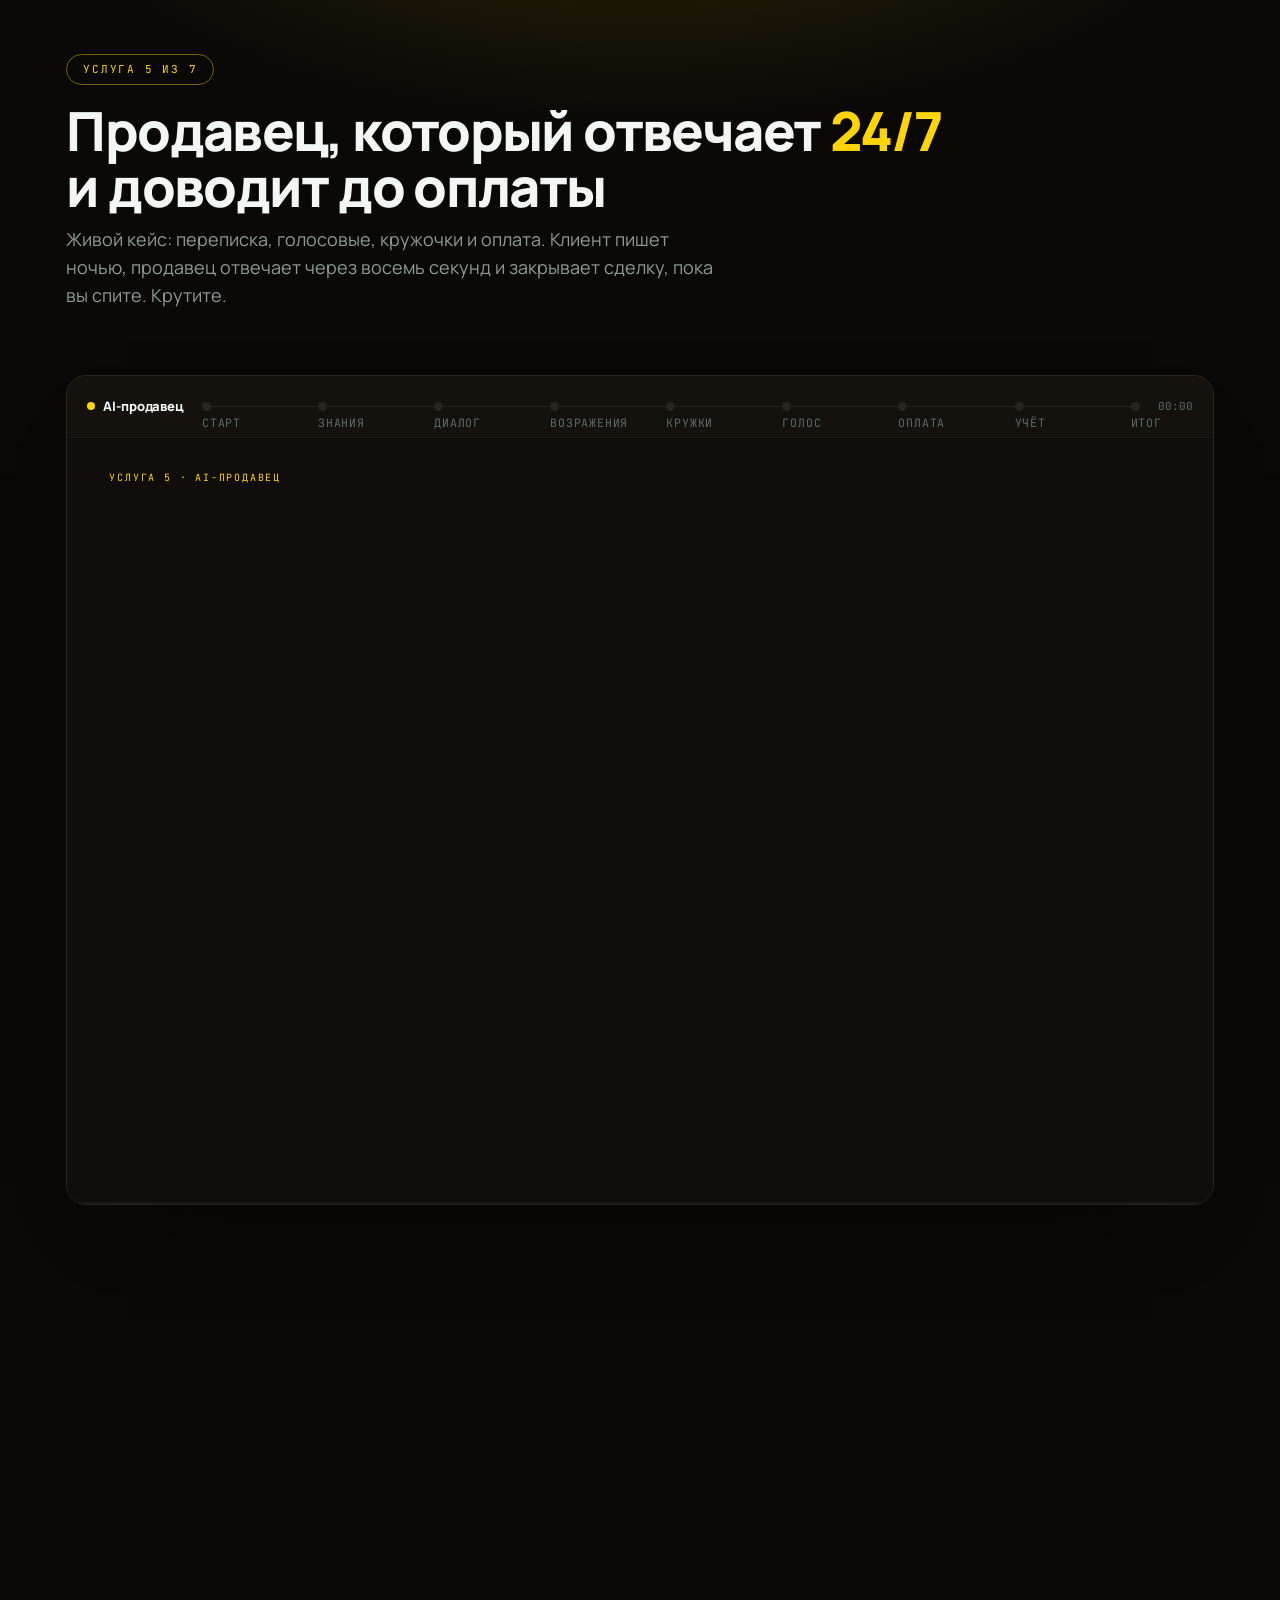
<file: site/demo/seller.html>
<!doctype html><html><head><!-- /frame-runtime --><meta charset=utf8><meta name=viewport content="width=device-width,initial-scale=1"><style>:root{color-scheme:light}body{margin:0;padding:0;font:14px -apple-system,BlinkMacSystemFont,sans-serif;background:#faf9f5;color:#141413}img{max-width:100%}[hidden]:not([hidden=until-found i]){display:none!important}</style><style id="deck-accent">:root{--acc-rgb:253,213,6!important;--acc-dim:#7a6300!important;--acc-ink:#0b0907!important;--bg:#0b0907!important;--bg-2:#110d0a!important;--panel:#15110d!important;--edge:#2a2420!important;--edge-soft:#1c1713!important}html{scrollbar-width:thin;scrollbar-color:#3a3129 transparent}</style></head><body>
<title>AI-продавец</title>
<link rel="preconnect" href="https://fonts.googleapis.com">
<link rel="preconnect" href="https://fonts.gstatic.com" crossorigin>
<link rel="stylesheet" href="https://fonts.googleapis.com/css2?family=Manrope:wght@500;700;800&family=JetBrains+Mono:wght@400;500&display=swap">

<style>
:root{
  --bg:#080B0A; --bg-2:#0D1211; --panel:#121817; --edge:#1F2A27; --edge-soft:#18211F;
  --text:#F2F6F4; --dim:#8C9B96; --faint:#5C6B66;
  --acc:#FDD506; --acc-dim:#7a6300; --acc-glow:rgba(253,213,6,.14);
  --f-ui:"Manrope","Helvetica Neue",Arial,sans-serif;
  --f-mono:"JetBrains Mono",ui-monospace,Menlo,monospace;
}
*{box-sizing:border-box}
body{margin:0;background:var(--bg);color:var(--text);font-family:var(--f-ui);font-size:16px;line-height:1.55;-webkit-font-smoothing:antialiased}
.wrap{max-width:1240px;margin:0 auto;padding:0 28px}
@media (max-width:700px){.wrap{padding:0 16px}}
.mono{font-family:var(--f-mono);font-variant-numeric:tabular-nums}

/* шапка */
.top{position:relative;padding:54px 0 34px;background:radial-gradient(900px 380px at 50% -140px, var(--acc-glow), transparent 70%)}
.tag{display:inline-flex;align-items:center;gap:8px;border:1px solid var(--acc-dim);border-radius:999px;padding:6px 16px;font-family:var(--f-mono);font-size:11px;letter-spacing:.16em;color:var(--acc);text-transform:uppercase}
.top h1{font-size:clamp(30px,4.6vw,54px);font-weight:800;letter-spacing:-.03em;margin:18px 0 12px;line-height:1.03;text-wrap:balance}
.top h1 em{font-style:normal;color:var(--acc)}
.top p{margin:0;color:var(--dim);max-width:60ch;font-size:clamp(15px,1.5vw,18px)}

/* рельса */
.rail{height:900vh}
.pin{position:sticky;top:0;height:100svh;display:flex;align-items:center;padding:14px 0 22px}
.stage{position:relative;width:100%;height:min(830px,calc(100svh - 40px));min-height:560px;background:var(--bg-2);border:1px solid var(--edge);border-radius:20px;overflow:hidden;box-shadow:0 40px 90px -60px rgba(0,0,0,.9), inset 0 1px 0 rgba(255,255,255,.03)}

/* конвейер */
.pipe{height:62px;flex-shrink:0;border-bottom:1px solid var(--edge-soft);display:flex;align-items:center;gap:18px;padding:0 20px;background:var(--panel)}
.pipe .brand{font-size:13px;font-weight:800;letter-spacing:-.01em;display:flex;align-items:center;gap:8px;white-space:nowrap}
.pipe .brand i{width:8px;height:8px;border-radius:50%;background:var(--acc);display:block}
.nodes{display:flex;align-items:center;flex:1;min-width:0}
.node-wrap{position:relative;display:flex;align-items:center;flex:1;min-width:0}
.node-wrap:last-child{flex:0 0 auto}
.bead{width:9px;height:9px;border-radius:50%;background:var(--edge);flex-shrink:0;box-shadow:0 0 0 0 var(--acc-glow)}
.wire{height:1px;background:var(--edge);flex:1;position:relative;overflow:hidden}
.wire i{position:absolute;inset:0;background:var(--acc);transform-origin:left;transform:scaleX(0)}
.node-wrap .cap{font-family:var(--f-mono);font-size:11.5px;letter-spacing:.07em;text-transform:uppercase;color:var(--faint);position:absolute;white-space:nowrap;left:0;top:12px}
@media (max-width:900px){.node-wrap .cap{display:none}}
.pipe .clock{font-family:var(--f-mono);font-size:11px;color:var(--faint);white-space:nowrap}

/* тело и лог */
.body{display:grid;grid-template-columns:296px minmax(0,1fr);height:calc(100% - 62px)}
@media (max-width:1000px){.body{grid-template-columns:1fr}}
.log{border-right:1px solid var(--edge-soft);background:var(--panel);position:relative;overflow:hidden;padding:18px 0;display:flex;flex-direction:column}
@media (max-width:1000px){.log{display:none}}
.log-head{flex-shrink:0;font-family:var(--f-mono);font-size:9.5px;letter-spacing:.16em;text-transform:uppercase;color:var(--faint);padding:0 18px 12px}
.log-clip{flex:1;min-height:0;overflow:hidden;position:relative}
.log-tape{padding:0 18px;will-change:transform}
.log-line{font-family:var(--f-mono);font-size:11.5px;line-height:1.5;color:var(--dim);padding:5px 0 5px 14px;position:relative;opacity:0}
.log-line::before{content:"";position:absolute;left:0;top:11px;width:5px;height:5px;border-radius:50%;background:var(--acc-dim)}
.log-line b{color:var(--acc);font-weight:500}
.log-line.done::before{background:var(--acc)}

/* сцены */
.work{position:relative;overflow:hidden;background:var(--bg-2)}
.scene{position:absolute;inset:0;background:var(--bg-2);opacity:0;display:flex;flex-direction:column;justify-content:center;gap:clamp(12px,2.2vh,20px);padding:clamp(24px,3.6vh,38px) 42px}
@media (max-width:700px){.scene{padding:26px 20px}}
.scene-kicker{font-family:var(--f-mono);font-size:10px;letter-spacing:.18em;text-transform:uppercase;color:var(--acc)}
.scene h2{font-size:clamp(20px,2.4vw,30px);font-weight:800;letter-spacing:-.025em;margin:0;line-height:1.12;text-wrap:balance}
.scene .sub{margin:-8px 0 0;color:var(--dim);font-size:13.5px;max-width:76ch;line-height:1.45}
.lbl{font-family:var(--f-mono);font-size:9.5px;letter-spacing:.14em;text-transform:uppercase;color:var(--faint);margin-bottom:9px}

/* 1 · хук */
.hook-wrap{display:flex;flex-direction:column;justify-content:center;flex:1;min-height:0;gap:clamp(18px,3vh,34px)}
.hook-line{font-size:clamp(26px,4.2vw,54px);font-weight:800;letter-spacing:-.035em;line-height:1.04;margin:0;max-width:20ch}
.hook-line .w{opacity:0;display:inline-block}
.hook-line .w em{font-style:normal;color:var(--acc)}
.nots{display:flex;gap:clamp(16px,3.4vw,46px);flex-wrap:wrap}
.not{opacity:0;max-width:22ch}
.not b{display:block;font-family:var(--f-mono);font-size:clamp(20px,2.6vw,32px);letter-spacing:-.02em;color:var(--acc);font-weight:500}
.not span{display:block;font-size:clamp(14px,1.5vw,17px);color:var(--text);margin-top:6px;line-height:1.4;font-weight:500}

/* 2 · база знаний */
.kb{display:grid;grid-template-columns:minmax(0,300px) minmax(0,1fr);gap:clamp(24px,4vw,60px);align-items:center;flex:1;min-height:0}
@media (max-width:900px){.kb{grid-template-columns:1fr}}
.kb-core{position:relative;width:clamp(150px,17vw,210px);aspect-ratio:1;margin:0 auto;border-radius:26px;
  border:1px solid var(--acc-dim);background:linear-gradient(180deg,rgba(253,213,6,.10),transparent);
  display:flex;flex-direction:column;align-items:center;justify-content:center;gap:8px;opacity:0}
.kb-core svg{width:clamp(40px,4.6vw,58px);height:clamp(40px,4.6vw,58px);color:var(--acc)}
.kb-core b{font-family:var(--f-mono);font-size:clamp(20px,2.4vw,30px);font-weight:500;letter-spacing:-.02em}
.kb-core span{font-family:var(--f-mono);font-size:9.5px;letter-spacing:.12em;text-transform:uppercase;color:var(--faint)}
.kb-core .halo{position:absolute;inset:-14px;border-radius:32px;border:1px solid var(--acc-dim);opacity:0}
.kb-feed{position:relative;display:flex;flex-direction:column;gap:9px}
.doc{display:flex;align-items:center;gap:11px;border:1px solid var(--edge);background:var(--panel);border-radius:12px;
  padding:12px 14px;opacity:0}
.doc i{width:28px;height:28px;flex-shrink:0;border-radius:8px;border:1px solid var(--acc-dim);background:rgba(253,213,6,.09);
  display:flex;align-items:center;justify-content:center;color:var(--acc)}
.doc i svg{width:15px;height:15px;display:block}
.doc b{display:block;font-size:14px;font-weight:700;letter-spacing:-.01em}
.doc span{display:block;font-size:12px;color:var(--dim);margin-top:2px}
.doc em{margin-left:auto;font-style:normal;font-family:var(--f-mono);font-size:11px;color:var(--acc);flex-shrink:0}
.doc.done{border-color:var(--acc-dim);background:linear-gradient(90deg,rgba(253,213,6,.09),transparent 70%)}
.doc.done i{background:rgba(253,213,6,.18)}
.doc.done em::after{content:" ✓";color:var(--acc)}

.idea3{display:grid;grid-template-columns:repeat(3,minmax(0,1fr));gap:12px}
@media (max-width:760px){.idea3{grid-template-columns:1fr}}
.ic{border:1px solid var(--edge);background:var(--panel);border-radius:14px;padding:17px;opacity:0}
.ic .vico{display:block;width:clamp(38px,3.9vw,50px);height:clamp(38px,3.9vw,50px);color:var(--acc);margin-bottom:12px}
.ic .vico svg{width:100%;height:100%;display:block}
.ic b{display:block;font-size:14.5px;font-weight:800;letter-spacing:-.015em;margin-bottom:5px}
.ic p{margin:0;font-size:12.5px;color:var(--dim);line-height:1.45}
.ic.axis{border-color:var(--acc-dim);background:linear-gradient(180deg,rgba(253,213,6,.07),transparent)}

/* общий блок: скрин чата + пояснение */
.chat-row{display:grid;grid-template-columns:minmax(0,300px) minmax(0,1fr);gap:clamp(22px,3.4vw,44px);align-items:center}
@media (max-width:900px){.chat-row{grid-template-columns:1fr}}
.chat-row.wide{grid-template-columns:minmax(0,330px) minmax(0,1fr)}
.shot-frame{position:relative;border:1px solid var(--edge);border-radius:16px;overflow:hidden;background:#0A0F0E;opacity:0;
  aspect-ratio:9/13;max-height:min(520px,58vh);margin:0 auto;width:100%}
.shot-frame img{position:absolute;left:0;top:0;width:100%;display:block}
.shot-frame::after{content:"";position:absolute;inset:0;pointer-events:none;
  background:linear-gradient(180deg,rgba(13,18,17,.45),transparent 14%,transparent 84%,rgba(13,18,17,.6))}
.notes{display:flex;flex-direction:column;gap:10px}
.nt{display:flex;gap:11px;align-items:flex-start;opacity:0}
.nt .pn{flex-shrink:0;width:clamp(38px,3.8vw,48px);height:clamp(38px,3.8vw,48px);border-radius:12px;border:1px solid var(--acc-dim);
  background:rgba(253,213,6,.09);color:var(--acc);display:flex;align-items:center;justify-content:center}
.nt .pn svg{width:clamp(20px,2vw,26px);height:clamp(20px,2vw,26px);display:block}
.nt b{display:block;font-size:clamp(16px,1.8vw,21px);font-weight:800;letter-spacing:-.015em;line-height:1.2}
.nt span{display:block;font-size:clamp(13px,1.35vw,15px);color:var(--dim);line-height:1.4;margin-top:4px}
.notes{gap:14px}

.circle-side{display:flex;flex-direction:column;justify-content:center}
/* 5 · голос и кружочек */
.voice-row{display:grid;grid-template-columns:minmax(0,300px) minmax(0,1fr);gap:26px;align-items:center}
@media (max-width:900px){.voice-row{grid-template-columns:1fr}}
.circle{position:relative;width:clamp(190px,22vw,270px);aspect-ratio:1;border-radius:50%;overflow:hidden;border:2px solid var(--acc-dim);
  box-shadow:0 0 40px rgba(253,213,6,.18);opacity:0;margin:0 auto}
.circle video{position:absolute;inset:0;width:100%;height:100%;object-fit:cover}
.circle .ring{position:absolute;inset:-10px;border-radius:50%;border:2px solid var(--acc);opacity:0}
.wave{width:100%;height:clamp(70px,12vh,110px);display:block}
.wave path{fill:none;stroke:var(--acc);stroke-width:2;stroke-linecap:round}
.wave path.soft{stroke:rgba(253,213,6,.3)}

/* 6 · оплата */
.pay-row{display:grid;grid-template-columns:minmax(0,1fr) minmax(0,1fr);gap:18px;align-items:center}
@media (max-width:900px){.pay-row{grid-template-columns:1fr}}
.paid{display:flex;align-items:baseline;gap:14px;flex-wrap:wrap;opacity:0}
.paid b{font-family:var(--f-mono);font-size:clamp(26px,3.6vw,44px);font-weight:500;letter-spacing:-.03em;color:var(--acc)}
.paid span{font-size:13.5px;color:var(--dim)}

.crm-row .shot-frame{aspect-ratio:auto;height:clamp(180px,24vh,270px)}
.pay-row .shot-frame{max-height:min(430px,46vh)}
/* 7 · учёт */
.crm-row{display:grid;grid-template-columns:minmax(0,1fr) minmax(0,1fr);gap:18px;align-items:center}
@media (max-width:900px){.crm-row{grid-template-columns:1fr}}
.counters{display:flex;gap:clamp(16px,2.6vw,30px);flex-wrap:wrap}
.counter b{display:block;font-family:var(--f-mono);font-size:clamp(20px,2.6vw,32px);font-weight:500;letter-spacing:-.02em}
.counter span{display:block;font-family:var(--f-mono);font-size:9.5px;letter-spacing:.1em;text-transform:uppercase;color:var(--faint);margin-top:4px}

/* 8 · итог */
.fin{font-size:clamp(24px,3.6vw,44px);font-weight:800;letter-spacing:-.03em;line-height:1.06;margin:0;max-width:18ch;opacity:0}
.fin em{font-style:normal;color:var(--acc)}
.kit{display:grid;grid-template-columns:repeat(3,minmax(0,1fr));gap:12px}
@media (max-width:760px){.kit{grid-template-columns:1fr}}
.kit > div{border:1px solid var(--edge);background:var(--panel);border-radius:14px;padding:16px 17px;opacity:0}
.kit .kico{display:block;width:clamp(36px,3.6vw,46px);height:clamp(36px,3.6vw,46px);color:var(--acc);margin-bottom:12px}
.kit .kico svg{width:100%;height:100%;display:block}
.kit b{display:block;font-size:clamp(14px,1.6vw,17px);font-weight:800;letter-spacing:-.015em}
.kit p{margin:6px 0 0;font-size:12.5px;color:var(--dim);line-height:1.45}
.price{display:flex;align-items:baseline;gap:14px;flex-wrap:wrap;border-top:1px solid var(--edge-soft);padding-top:16px;opacity:0}
.price b{font-size:clamp(20px,2.7vw,29px);font-weight:800;letter-spacing:-.025em;color:var(--acc)}
.price span{font-family:var(--f-mono);font-size:10.5px;letter-spacing:.1em;text-transform:uppercase;color:var(--faint)}

/* низ */
.scene-foot{position:absolute;left:0;right:0;bottom:0;height:2px;background:var(--edge-soft);z-index:8}
.scene-foot i{display:block;height:100%;background:var(--acc);transform-origin:left;transform:scaleX(0)}


footer{padding:34px 0 60px;color:var(--faint);font-size:13px;font-family:var(--f-mono);line-height:1.7}

/* мобильный фолбэк */
@media (max-width:1000px){
  .rail{height:auto!important}
  .pin{position:static;height:auto;padding:0}
  .stage{height:auto;min-height:0;border-radius:14px}
  .body{height:auto}
  .work{overflow:visible}
  .scene{position:static;opacity:1!important;transform:none!important;border-bottom:1px solid var(--edge-soft)}
  .scene *{opacity:1!important;transform:none!important}
  .cal .day{opacity:1!important}
  .scene-foot{display:none}
}

/* лента «что делает агент» убрана — сцена занимает всю ширину */
.log{display:none}
.body{grid-template-columns:minmax(0,1fr)}
.wrap{max-width:min(1440px,94vw)}
/* скрины держат 9:13 при любой ширине: ширина считается от высоты */
.chat-row .shot-frame{max-width:calc(min(520px,58vh) * 9 / 13)}
.pay-row{display:flex;justify-content:center;align-items:center;gap:clamp(18px,3vw,44px)}
.pay-row .shot-frame{flex:0 0 auto;height:min(560px,54vh);width:auto;max-height:none;margin:0}
.pay-row ~ .paid{justify-content:center}
@media (max-width:1000px){.pay-row{flex-direction:column}.pay-row .shot-frame{height:auto;width:100%;max-width:360px}}
.crm-wrap{display:flex;flex-direction:column;gap:clamp(12px,2vh,20px)}
.crm-row{display:flex;justify-content:center;gap:clamp(12px,1.6vw,20px)}
.crm-row .shot-frame{flex:0 0 auto;height:min(440px,42vh);width:auto;aspect-ratio:9/13;max-height:none;margin:0}
@media (min-width:1200px){
  .crm-wrap{display:grid;grid-template-columns:auto minmax(0,1fr);align-items:center;gap:clamp(24px,3vw,44px)}
  .crm-row .shot-frame{height:min(600px,62vh)}
  .crm-wrap .idea3{grid-template-columns:1fr}
}
@media (max-width:1000px){.crm-row .shot-frame{height:auto;width:min(46%,300px)}}
@media (max-width:600px){.crm-row{flex-direction:column;align-items:center}.crm-row .shot-frame{width:min(100%,360px)}}
</style>

<div class="wrap">
  <header class="top">
    <span class="tag">Услуга 5 из 7</span>
    <h1>Продавец, который отвечает <em>24/7</em><br>и доводит до оплаты</h1>
    <p>Живой кейс: переписка, голосовые, кружочки и оплата. Клиент пишет ночью, продавец отвечает через восемь секунд и закрывает сделку, пока вы спите. Крутите.</p>
  </header>
</div>

<div class="wrap">
<div class="rail" id="rail">
  <div class="pin">
    <div class="stage">

      <div class="pipe">
        <span class="brand"><i></i> AI-продавец</span>
        <span class="nodes" id="nodes"></span>
        <span class="clock mono" id="clock">00:00</span>
      </div>

      <div class="body">
        <div class="log">
          <div class="log-head">Что делает агент</div>
          <div class="log-clip"><div class="log-tape" id="tape"></div></div>
        </div>

        <div class="work" id="work">

          <!-- 1 -->
          <section class="scene">
            <span class="scene-kicker">Услуга 5 · AI-продавец</span>
            <div class="hook-wrap">
              <h2 class="hook-line" id="hookLine"></h2>
              <div class="nots" id="nots">
                <div class="not" data-not><b>8 секунд</b><span>средняя скорость ответа клиенту</span></div>
                <div class="not" data-not><b>24/7</b><span>ночью, в выходные и в отпуске</span></div>
                <div class="not" data-not><b>0</b><span>ваших сообщений в переписке</span></div>
              </div>
            </div>
          </section>

          <!-- 2 -->
          <section class="scene">
            <span class="scene-kicker">Шаг 1 · Что он знает</span>
            <h2>Сначала загружает в себя ваш бизнес</h2>
            <div class="kb">
              <div class="kb-core" id="kbCore">
                <span class="halo" id="kbHalo"></span>
                <svg viewBox="0 0 48 48" fill="none" stroke="currentColor" stroke-width="2.4" stroke-linejoin="round"><ellipse cx="24" cy="12" rx="15" ry="6"/><path d="M9 12v11c0 3.3 6.7 6 15 6s15-2.7 15-6V12"/><path d="M9 23v11c0 3.3 6.7 6 15 6s15-2.7 15-6V23"/></svg>
                <b id="kbCount">0</b>
                <span>фактов в памяти</span>
              </div>
              <div class="kb-feed" id="kbFeed">
                <div class="doc" data-doc><i><svg viewBox="0 0 24 24" fill="none" stroke="currentColor" stroke-width="2" stroke-linecap="round" stroke-linejoin="round"><path d="M5 3h9l5 5v13H5Z"/><path d="M14 3v5h5M9 12h6M9 16h6"/></svg></i><span><b>Прайс и тарифы</b><span>что входит, сроки, рассрочка</span></span><em>+124</em></div>
                <div class="doc" data-doc><i><svg viewBox="0 0 24 24" fill="none" stroke="currentColor" stroke-width="2" stroke-linejoin="round"><rect x="3" y="7" width="18" height="13" rx="3"/><path d="M9 7V5h6v2"/></svg></i><span><b>Услуги и кейсы</b><span>что уже сделали и с каким результатом</span></span><em>+86</em></div>
                <div class="doc" data-doc><i><svg viewBox="0 0 24 24" fill="none" stroke="currentColor" stroke-width="2" stroke-linejoin="round"><path d="M12 3 20 6v6c0 5-3.4 8.4-8 10-4.6-1.6-8-5-8-10V6Z"/><path d="m8.5 12 2.5 2.5 4.5-5"/></svg></i><span><b>Возражения</b><span>дорого, подумаю, а если не сработает</span></span><em>+57</em></div>
                <div class="doc" data-doc><i><svg viewBox="0 0 24 24" fill="none" stroke="currentColor" stroke-width="2" stroke-linecap="round" stroke-linejoin="round"><path d="M4 5h13v14H4Z"/><path d="M17 8h3v9a2 2 0 0 1-3 1.7M7 9h7M7 13h7"/></svg></i><span><b>Техники продаж</b><span>как вести к решению, а не пересказывать прайс</span></span><em>+41</em></div>
                <div class="doc" data-doc><i><svg viewBox="0 0 24 24" fill="none" stroke="currentColor" stroke-width="2" stroke-linecap="round"><circle cx="12" cy="12" r="9"/><path d="M12 7v5.5l3.5 2"/></svg></i><span><b>Правила общения</b><span>тон, длина сообщений, когда звать вас</span></span><em>+32</em></div>
              </div>
            </div>
          </section>

          <!-- 3 -->
          <section class="scene">
            <span class="scene-kicker">Шаг 2 · Диалог</span>
            <h2>Ведёт переписку как живой менеджер</h2>
            <div class="chat-row">
              <div class="shot-frame" id="f1"><img src="assets5/chat-circle.jpg" alt="" id="f1img"></div>
              <div class="notes" id="n1">
                <div class="nt" data-nt><span class="pn"><svg viewBox="0 0 24 24" fill="none" stroke="currentColor" stroke-width="2" stroke-linecap="round"><circle cx="12" cy="12" r="9"/><path d="M12 7v5.5l3.5 2"/></svg></span><span><b>Отвечает за секунды</b><span>клиент пишет в 16:49, ответ уже в 16:49</span></span></div>
                <div class="nt" data-nt><span class="pn"><svg viewBox="0 0 24 24" fill="none" stroke="currentColor" stroke-width="2" stroke-linejoin="round"><path d="M4 5h16v11H9l-5 4Z"/></svg></span><span><b>Задаёт вопросы</b><span>выясняет нишу и задачу, а не сыплет прайсом</span></span></div>
                <div class="nt" data-nt><span class="pn"><svg viewBox="0 0 24 24" fill="none" stroke="currentColor" stroke-width="2" stroke-linejoin="round"><path d="M13 2 5 13h6l-1 9 8-11h-6Z"/></svg></span><span><b>Сразу шлёт кружочек</b><span>видеосообщение вместо стены текста</span></span></div>
              </div>
            </div>
          </section>

          <!-- 4 -->
          <section class="scene">
            <span class="scene-kicker">Шаг 3 · Возражения</span>
            <h2>Считает выгоду вместо споров о цене</h2>
            <div class="chat-row wide">
              <div class="shot-frame" id="f2"><img src="assets5/chat-objection.jpg" alt="" id="f2img"></div>
              <div class="notes" id="n2">
                <div class="nt" data-nt><span class="pn"><svg viewBox="0 0 48 48" fill="none" stroke="currentColor" stroke-width="2.6"><circle cx="24" cy="24" r="17"/><circle cx="24" cy="24" r="9"/><circle cx="24" cy="24" r="2.6" fill="currentColor" stroke="none"/></svg></span><span><b>Разбирает задачу клиента</b><span>«ты ведёшь проекты — значит сидишь в переписках»</span></span></div>
                <div class="nt" data-nt><span class="pn"><svg viewBox="0 0 48 48" fill="none" stroke="currentColor" stroke-width="2.6" stroke-linecap="round"><path d="M7 40h34M13 33V20M23 33V11M33 33v-9"/></svg></span><span><b>Приводит расчёт</b><span>$1490 против $1300+ каждый месяц на троих сотрудников</span></span></div>
                <div class="nt" data-nt><span class="pn"><svg viewBox="0 0 48 48" fill="none" stroke="currentColor" stroke-width="2.6" stroke-linejoin="round"><path d="M24 5 41 11v13c0 10-7 17-17 20C14 41 7 34 7 24V11Z"/><path d="m16 24 6 6 11-12"/></svg></span><span><b>Показывает себя примером</b><span>«прямо сейчас в этом чате ты видишь, как он работает»</span></span></div>
              </div>
            </div>
          </section>

          <!-- 5 -->
          <section class="scene">
            <span class="scene-kicker">Шаг 4 · Кружочки</span>
            <h2>Отвечает видеосообщением, а не стеной текста</h2>
            <div class="chat-row">
              <div class="shot-frame" id="f7"><img src="assets5/chat-circle.jpg" alt="" id="f7img"></div>
              <div class="circle-side">
                <div class="circle" id="circle"><span class="ring" id="ring"></span></div>
                <div class="notes" id="n3" style="margin-top:18px">
                  <div class="nt" data-nt><span class="pn"><svg viewBox="0 0 24 24" fill="none" stroke="currentColor" stroke-width="2" stroke-linejoin="round"><rect x="3" y="7" width="18" height="13" rx="3"/><path d="M9 7V5h6v2"/></svg></span><span><b>Клиент видит лицо</b><span>кружочек прилетает через секунды после вопроса</span></span></div>
                </div>
              </div>
            </div>
          </section>

          <!-- 5b -->
          <section class="scene">
            <span class="scene-kicker">Шаг 5 · Голосовые</span>
            <h2>Закрывает продажи голосовыми</h2>
            <div class="chat-row wide">
              <div class="shot-frame" id="f8"><img src="assets5/chat-voice-tall.jpg" alt="" id="f8img"></div>
              <div>
                <svg class="wave" id="waveSvg" viewBox="0 0 600 120" preserveAspectRatio="none" aria-hidden="true">
                  <path class="soft" id="waveSoft" d=""/><path id="waveLine" d=""/>
                </svg>
                <div class="notes" id="n4" style="margin-top:16px">
                  <div class="nt" data-nt><span class="pn"><svg viewBox="0 0 24 24" fill="none" stroke="currentColor" stroke-width="2" stroke-linecap="round" stroke-linejoin="round"><path d="M20.5 11.4a8.5 8.5 0 0 1-12.2 7.7L3.5 20.5l1.4-4.7A8.5 8.5 0 1 1 20.5 11.4Z"/><path d="m10.2 8.6 4.6 2.8-4.6 2.8Z"/></svg></span><span><b>Закрывает продажи голосовыми</b><span>«расскажи голосом ещё раз про пакет» — и он рассказывает, пока клиент тёплый</span></span></div>
                  <div class="nt" data-nt><span class="pn"><svg viewBox="0 0 24 24" fill="none" stroke="currentColor" stroke-width="2" stroke-linecap="round" stroke-linejoin="round"><rect x="9" y="2.5" width="6" height="11" rx="3"/><path d="M5.5 11a6.5 6.5 0 0 0 13 0"/><path d="M12 17.5V21"/></svg></span><span><b>Говорит моим голосом</b><span>тот же тембр и манера — клиент слышит вас, а не робота</span></span></div>
                </div>
              </div>
            </div>
          </section>

          <!-- 6 -->
          <section class="scene">
            <span class="scene-kicker">Шаг 5 · Оплата</span>
            <h2>Доводит до денег без вашего участия</h2>
            <div class="pay-row">
              <div class="shot-frame" id="f3"><img src="assets5/chat-pay.jpg" alt="" id="f3img"></div>
              <div class="shot-frame" id="f4"><img src="assets5/chat-paid.jpg" alt="" id="f4img"></div>
            </div>
            <div class="paid" id="paid"><b>16 946 ₴</b><span>оплата пришла в переписке, продавец сам выдал доступы</span></div>
          </section>

          <!-- 7 -->
          <section class="scene">
            <span class="scene-kicker">Шаг 7 · Инфраструктура</span>
            <h2>Под ним своя CRM и статистика</h2>
            <div class="crm-wrap">
            <div class="crm-row">
              <div class="shot-frame" id="f5"><img src="assets5/crm.jpg" alt="" id="f5img"></div>
              <div class="shot-frame" id="f6"><img src="assets5/stats.jpg" alt="" id="f6img"></div>
            </div>
            <div class="idea3" id="infra">
              <div class="ic" data-ic><span class="vico"><svg viewBox="0 0 48 48" fill="none" stroke="currentColor" stroke-width="2.6" stroke-linejoin="round"><rect x="6" y="9" width="36" height="30" rx="4"/><path d="M6 18h36M14 26h9M14 32h14"/><circle cx="33" cy="28" r="4"/></svg></span><b>Карточка на каждого</b><p>Ниша, о чём говорили, на каком этапе сделка, когда писал последний раз.</p></div>
              <div class="ic axis" data-ic><span class="vico"><svg viewBox="0 0 48 48" fill="none" stroke="currentColor" stroke-width="2.6" stroke-linecap="round"><path d="M7 40h34M14 33V19M24 33V10M34 33v-8"/></svg></span><b>Воронка в цифрах</b><p>Сколько на оффере, сколько в возражениях, сколько дошло до оплаты.</p></div>
              <div class="ic" data-ic><span class="vico"><svg viewBox="0 0 48 48" fill="none" stroke="currentColor" stroke-width="2.6" stroke-linecap="round" stroke-linejoin="round"><path d="M18 14h22M18 24h22M18 34h22"/><path d="m8 12 3 3 4-5M8 22l3 3 4-5M8 32l3 3 4-5"/></svg></span><b>Белый и чёрный список</b><p>Кого вести дальше, а кому больше не писать. Решает сам, вы видите итог.</p></div>
            </div>
            </div>
          </section>

          <!-- 8 -->
          <section class="scene">
            <span class="scene-kicker">Итог</span>
            <h2 class="fin" id="fin">Продавец в штате, <em>который не спит</em></h2>
            <div class="kit">
              <div data-kit><span class="kico"><svg viewBox="0 0 48 48" fill="none" stroke="currentColor" stroke-width="2.6" stroke-linecap="round" stroke-linejoin="round"><path d="M19 8a6 6 0 0 0-6 6 6 6 0 0 0-3 11 6 6 0 0 0 5 9h4V8Z"/><path d="M29 8a6 6 0 0 1 6 6 6 6 0 0 1 3 11 6 6 0 0 1-5 9h-4V8Z"/></svg></span><b>Знает ваш продукт</b><p>Отвечает по вашим тарифам и вашими формулировками, не выдумывает.</p></div>
              <div data-kit><span class="kico"><svg viewBox="0 0 48 48" fill="none" stroke="currentColor" stroke-width="2.6" stroke-linejoin="round"><path d="M24 7a10 10 0 0 1 10 10v9l3 6H11l3-6v-9A10 10 0 0 1 24 7Z"/><path d="M20 36a4 4 0 0 0 8 0"/></svg></span><b>Напоминает и дожимает</b><p>Клиент пропал — вернётся сам и продолжит с того же места.</p></div>
              <div data-kit><span class="kico"><svg viewBox="0 0 24 24" fill="none" stroke="currentColor" stroke-width="2" stroke-linejoin="round"><rect x="2.5" y="5" width="19" height="14" rx="3"/><path d="M2.5 10h19"/></svg></span><b>Принимает оплату</b><p>Даёт ссылку, подтверждает платёж и выдаёт доступы.</p></div>
            </div>
            <div class="price" id="price"><b>$500–$2 000</b><span>за сборку плюс ведение · сложность средняя</span></div>
          </section>

        </div>
      </div>

      <div class="scene-foot"><i id="foot"></i></div>
    </div>
  </div>
</div>
</div>

<script>
(function(){
  "use strict";
  var clamp01=function(v){return v<0?0:v>1?1:v;};
  function track(p,st){
    if(p<=st[0][0])return st[0][1];
    var last=st[st.length-1]; if(p>=last[0])return last[1];
    for(var i=1;i<st.length;i++){var x=st[i-1],y=st[i],sp=y[0]-x[0];
      if(p<=y[0])return x[1]+(y[1]-x[1])*(sp?(p-x[0])/sp:0);}
    return last[1];
  }
  var rail=document.getElementById('rail'); if(!rail)return;
  var N=9, at=function(i,x){return (i+x)/N;};
  function reveal(p,i,f,t){return track(p,[[at(i,f),0],[at(i,t),1]]);}
  function fade(el,v,sh){ el.style.opacity=v.toFixed(3); if(sh) el.style.transform='translate3d(0,'+(sh*(1-v)).toFixed(2)+'px,0)'; }
  var reduce=matchMedia('(prefers-reduced-motion: reduce)').matches;
  var narrow=function(){return innerWidth<=1000;};
  var scenes=[].slice.call(document.querySelectorAll('.scene'));
  var nf=new Intl.NumberFormat('ru-RU');

  var NODE_CAPS=['старт','знания','диалог','возражения','кружки','голос','оплата','учёт','итог'];
  var nodes=document.getElementById('nodes'),beads=[],wires=[];
  NODE_CAPS.forEach(function(c,i){
    var w=document.createElement('span'); w.className='node-wrap';
    var bd=document.createElement('span'); bd.className='bead'; w.appendChild(bd); beads.push(bd);
    if(i<NODE_CAPS.length-1){var wr=document.createElement('span');wr.className='wire';var f=document.createElement('i');wr.appendChild(f);w.appendChild(wr);wires.push(f);}
    var cp=document.createElement('span'); cp.className='cap'; cp.textContent=c; w.appendChild(cp);
    nodes.appendChild(w);
  });

  var LOG=[
    [at(0,0.20),'подключён к вашему чату'],
    [at(1,0.12),'читаю прайс и тарифы'],
    [at(1,0.40),'разбираю возражения'],
    [at(1,0.68),'<b>340 фактов</b> в памяти'],
    [at(2,0.15),'клиент написал'],
    [at(2,0.45),'ответ за <b>8 секунд</b>'],
    [at(3,0.15),'возражение по цене'],
    [at(3,0.55),'посчитал выгоду'],
    [at(4,0.20),'отправил кружочек'],
    [at(5,0.20),'записал голосовое'],
    [at(5,0.55),'говорит вашим голосом'],
    [at(6,0.15),'выдал способы оплаты'],
    [at(6,0.55),'<b>оплата прошла</b>'],
    [at(7,0.20),'записал в CRM'],
    [at(8,0.20),'сделка закрыта без вас']
  ];
  var tape=document.getElementById('tape');
  var logEls=LOG.map(function(r){var e=document.createElement('div');e.className='log-line';e.innerHTML=r[1];tape.appendChild(e);return e;});
  var LOG_CAP=11,LOG_H=24;

  /* 1 · хук */
  var HOOK=['Пишет ','клиенту ','<em>первым</em>.','<br>','Отвечает ','ночью. ','Доводит ','до ','оплаты.'];
  var hookLine=document.getElementById('hookLine'), wordEls=[];
  HOOK.forEach(function(w){
    if(w==='<br>'){hookLine.appendChild(document.createElement('br'));return;}
    var sp=document.createElement('span'); sp.className='w'; sp.innerHTML=w.replace(/ $/,'&nbsp;');
    hookLine.appendChild(sp); wordEls.push(sp);
  });
  var notEls=[].slice.call(document.querySelectorAll('[data-not]'));

  var icEls=[].slice.call(document.querySelectorAll('[data-ic]'));
  var docEls=[].slice.call(document.querySelectorAll('[data-doc]'));
  var kbCore=document.getElementById('kbCore'), kbHalo=document.getElementById('kbHalo'), kbCount=document.getElementById('kbCount');
  var ntEls=[].slice.call(document.querySelectorAll('[data-nt]'));

  /* кадры-скрины, которые проматываются */
  function shot(id){
    var box=document.getElementById(id);
    return { box: box, img: document.getElementById(id+'img') };
  }
  var S=[shot('f1'),shot('f2'),shot('f3'),shot('f4'),shot('f5'),shot('f6'),shot('f7'),shot('f8')];
  function scrollShot(sh, t){
    var over=Math.max(0, sh.img.offsetHeight - sh.box.offsetHeight);
    sh.img.style.transform='translate3d(0,'+(-over*t).toFixed(1)+'px,0)';
  }

  /* кружочек */
  var circle=document.getElementById('circle'), ring=document.getElementById('ring');
  var vid=document.createElement('video');
  vid.muted=true; vid.loop=true; vid.playsInline=true;
  vid.setAttribute('muted',''); vid.setAttribute('playsinline','');
  vid.preload='auto'; vid.poster='video5/circle-poster.jpg'; vid.src='video5/circle.mp4';
  circle.appendChild(vid);

  var waveLine=document.getElementById('waveLine'), waveSoft=document.getElementById('waveSoft');
  var WAVE=[]; (function(){var sd=7;for(var i=0;i<=120;i++){sd=(sd*1103515245+12345)%2147483648;var r=sd/2147483648;var env=Math.sin(i/120*Math.PI);WAVE.push(6+46*env*(0.3+0.7*r));}})();
  function wavePath(t,mul){
    var n=Math.max(2,Math.round(WAVE.length*t)), d='';
    for(var i=0;i<n;i++){var x=(i/(WAVE.length-1))*600,h=WAVE[i]*mul;
      d+=(i?' M':'M')+x.toFixed(1)+' '+(60-h).toFixed(1)+' L'+x.toFixed(1)+' '+(60+h).toFixed(1);}
    return d;
  }

  var paid=document.getElementById('paid');
  var fin=document.getElementById('fin');
  var kits=[].slice.call(document.querySelectorAll('[data-kit]'));
  var price=document.getElementById('price');
  var foot=document.getElementById('foot');
  var clock=document.getElementById('clock');

  function kbPulse(el, t){
    el.style.opacity = (0.5*(1-Math.abs(Math.sin(t*Math.PI*4)))).toFixed(3);
    el.style.transform = 'scale('+(1+0.06*Math.abs(Math.sin(t*Math.PI*4))).toFixed(3)+')';
  }

  function render(p){
    for(var i=0;i<N;i++){
      var lit=clamp01(p*N-i+0.12);
      beads[i].style.background=lit>0.5?'var(--acc)':'var(--edge)';
      beads[i].style.boxShadow=(lit>0.5&&lit<1)?'0 0 0 5px var(--acc-glow)':'0 0 0 0 var(--acc-glow)';
      if(wires[i]) wires[i].style.transform='scaleX('+clamp01(p*N-i).toFixed(3)+')';
    }
    clock.textContent='00:'+('0'+Math.floor(p*38)).slice(-2);

    for(var sc=0;sc<N;sc++){
      var op=sc===0?1:track(p,[[at(sc,-0.04),0],[at(sc,0.06),1]]);
      scenes[sc].style.opacity=op.toFixed(3);
      scenes[sc].style.pointerEvents=op>0.5?'auto':'none';
    }

    var onVoice = p > at(4,-0.02) && p < at(5,0.06);
    if(onVoice){ var pr=vid.play(); if(pr&&pr.catch) pr.catch(function(){}); } else vid.pause();

    var shown=0;
    for(var L=0;L<LOG.length;L++){
      var o=track(p,[[LOG[L][0],0],[LOG[L][0]+0.008,1]]);
      logEls[L].style.opacity=o.toFixed(3);
      logEls[L].style.transform='translate3d(0,'+(6*(1-o)).toFixed(1)+'px,0)';
      if(o>0.99) logEls[L].classList.add('done'); else logEls[L].classList.remove('done');
      if(o>0.2) shown++;
    }
    tape.style.transform='translate3d(0,'+(-Math.max(0,shown-LOG_CAP)*LOG_H)+'px,0)';

    /* 1 */
    wordEls.forEach(function(w,i){
      var o=reveal(p,0,0.02+i*0.03,0.11+i*0.03);
      w.style.opacity=o.toFixed(3); w.style.transform='translate3d(0,'+(10*(1-o)).toFixed(1)+'px,0)';
    });
    notEls.forEach(function(n,i){ fade(n, reveal(p,0,0.44+i*0.05,0.58+i*0.05), 10); });

    /* 2 · база знаний */
    fade(kbCore, reveal(p,1,0.04,0.16), 14);
    var absorb = reveal(p,1,0.10,0.80);
    kbCount.textContent = Math.round(340*absorb);
    kbHalo.style.opacity = (0.55*(1-Math.abs(Math.sin(absorb*Math.PI*5)))).toFixed(3);
    kbHalo.style.transform = 'scale('+(1+0.05*Math.abs(Math.sin(absorb*Math.PI*5))).toFixed(3)+')';
    docEls.forEach(function(d,i){
      var st = 0.12 + i*0.12;
      var appear = reveal(p,1,st,st+0.06);
      var fly = reveal(p,1,st+0.06,st+0.13);
      d.style.opacity = (appear*(1-fly*0.28)).toFixed(3);   // после загрузки остаётся читаемым
      d.style.transform = 'translate3d('+(26*(1-appear) - fly*22).toFixed(1)+'px,0,0)';
      d.classList.toggle('done', fly > 0.75);
    });

    /* 3 · диалог */
    fade(S[0].box, reveal(p,2,0.04,0.16), 14);
    scrollShot(S[0], reveal(p,2,0.14,0.80));
    ntEls.slice(0,3).forEach(function(n,i){ fade(n, reveal(p,2,0.18+i*0.10,0.32+i*0.10), 10); });

    /* 4 · возражения */
    fade(S[1].box, reveal(p,3,0.04,0.16), 14);
    scrollShot(S[1], reveal(p,3,0.14,0.82));
    ntEls.slice(3,6).forEach(function(n,i){ fade(n, reveal(p,3,0.18+i*0.10,0.32+i*0.10), 10); });

    /* 5 · кружочки */
    fade(S[6].box, reveal(p,4,0.04,0.16), 14);
    scrollShot(S[6], reveal(p,4,0.14,0.78));
    var cop=reveal(p,4,0.10,0.24);
    fade(circle, cop, 14);
    var pulse=reveal(p,4,0.24,0.95);
    kbPulse(ring, pulse);
    ntEls.slice(6,7).forEach(function(n,i){ fade(n, reveal(p,4,0.32+i*0.10,0.46+i*0.10), 10); });

    /* 6 · голосовые */
    fade(S[7].box, reveal(p,5,0.04,0.16), 14);
    scrollShot(S[7], reveal(p,5,0.14,0.80));
    var wa=reveal(p,5,0.16,0.70);
    waveLine.setAttribute('d', wa>0?wavePath(wa,1):'');
    waveSoft.setAttribute('d', wa>0?wavePath(Math.min(1,wa*1.2),0.5):'');
    ntEls.slice(7,9).forEach(function(n,i){ fade(n, reveal(p,5,0.30+i*0.12,0.46+i*0.12), 10); });

    /* 7 · оплата */
    fade(S[2].box, reveal(p,6,0.04,0.16), 14);
    scrollShot(S[2], reveal(p,6,0.12,0.60));
    fade(S[3].box, reveal(p,6,0.20,0.34), 14);
    scrollShot(S[3], reveal(p,6,0.30,0.78));
    fade(paid, reveal(p,6,0.62,0.76), 10);

    /* 8 · инфраструктура */
    fade(S[4].box, reveal(p,7,0.04,0.16), 14);
    scrollShot(S[4], reveal(p,7,0.14,0.70));
    fade(S[5].box, reveal(p,7,0.10,0.24), 14);
    scrollShot(S[5], reveal(p,7,0.18,0.72));
    icEls.forEach(function(c,i){ fade(c, reveal(p,7,0.30+i*0.09,0.46+i*0.09), 14); });

    /* 9 · итог */
    fade(fin, reveal(p,8,0.04,0.18), 14);
    kits.forEach(function(k,i){ fade(k, reveal(p,8,0.18+i*0.09,0.34+i*0.09), 14); });
    fade(price, reveal(p,8,0.62,0.78), 10);

    foot.style.transform='scaleX('+p.toFixed(4)+')';
  }

  function tick(){
    var range=rail.offsetHeight-innerHeight;
    render(clamp01(-rail.getBoundingClientRect().top/(range||1)));
  }
  var queued=false;
  function onScroll(){ if(queued)return; queued=true; requestAnimationFrame(function(){tick();queued=false;}); }
  document.addEventListener('visibilitychange',function(){ if(document.visibilityState!=='visible')return; queued=false; tick(); });

  function flatten(){
    rail.style.height='auto'; render(1);
    scenes.forEach(function(sc){sc.style.opacity='1';});
    tape.style.transform='none';
    logEls.forEach(function(l){l.style.opacity='1';l.style.transform='none';});
    wordEls.forEach(function(w){w.style.opacity='1';w.style.transform='none';});
    [].slice.call(document.querySelectorAll('[data-not],[data-ic],[data-nt],[data-kit]'))
      .forEach(function(e){e.style.opacity='1';e.style.transform='none';});
    S.forEach(function(sh){ sh.box.style.opacity='1'; sh.img.style.transform='none'; });
    circle.style.opacity='1'; paid.style.opacity='1'; fin.style.opacity='1'; price.style.opacity='1';
  }
  function boot(){
    if(reduce||narrow()){flatten();return;}
    rail.style.height=''; addEventListener('scroll',onScroll,{passive:true}); tick();
  }
  addEventListener('resize',function(){removeEventListener('scroll',onScroll);boot();},{passive:true});
  boot();
})();
</script>

</body></html>
</file>
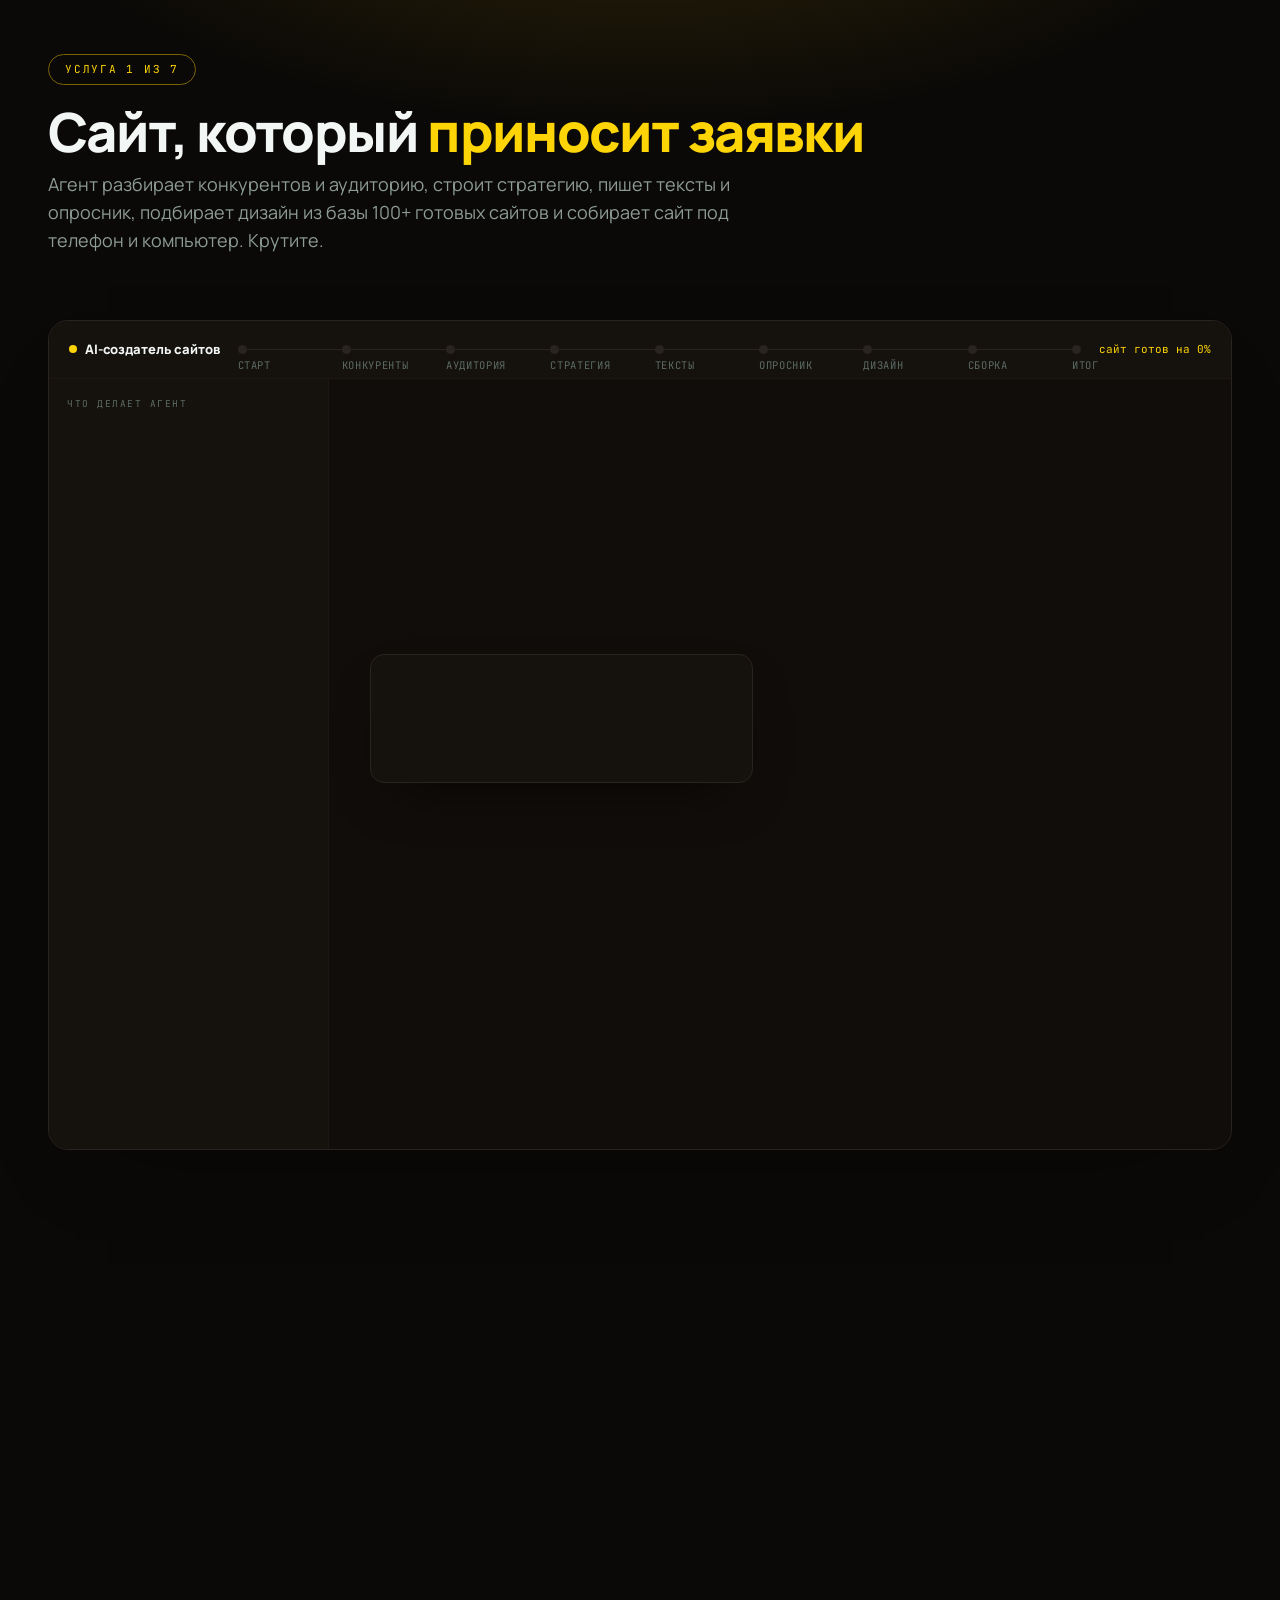
<file: site/demo/sites.html>
<!doctype html><html><head><!-- /frame-runtime --><meta charset=utf8><meta name=viewport content="width=device-width,initial-scale=1"><style>:root{color-scheme:light}body{margin:0;padding:0;font:14px -apple-system,BlinkMacSystemFont,sans-serif;background:#faf9f5;color:#141413}img{max-width:100%}[hidden]:not([hidden=until-found i]){display:none!important}</style><style id="deck-accent">:root{--acc-rgb:253,213,6!important;--acc-dim:#7a6300!important;--acc-ink:#0b0907!important;--bg:#0b0907!important;--bg-2:#110d0a!important;--panel:#15110d!important;--edge:#2a2420!important;--edge-soft:#1c1713!important}html{scrollbar-width:thin;scrollbar-color:#3a3129 transparent}</style></head><body>
<title>AI-создатель сайтов</title>
<link rel="preconnect" href="https://fonts.googleapis.com">
<link rel="preconnect" href="https://fonts.gstatic.com" crossorigin>
<link rel="stylesheet" href="https://fonts.googleapis.com/css2?family=Manrope:wght@500;700;800&family=JetBrains+Mono:wght@400;500&family=DM+Serif+Display&display=swap">
<style>
/* ==== SCROLL SCENES BASE CSS v1 ==== */
/* Brand = these tokens. Recolor by changing --acc-rgb, --acc-dim, --acc-text and the grounds.
   Light theme: copy the .theme-light values over the :root values (recommended), or add class theme-light to <html>. */
:root{
  color-scheme:dark;
  --bg:#080B0A; --bg-2:#0D1211; --panel:#121817; --edge:#1F2A27; --edge-soft:#18211F;
  --text:#F2F6F4; --dim:#8C9B96; --faint:#5C6B66;
  --acc-rgb:253,213,6; --acc:rgb(var(--acc-rgb)); --acc-dim:#7a6300; --acc-ink:#07110B;
  --acc-text:var(--acc);   /* accent for small text (kickers, labels, clock): make it darker on light grounds */
  --warn:#E8B44A; --bad:#E2604F;
  --radius:18px;
  --f-ui:"Manrope","Helvetica Neue",Arial,sans-serif;
  --f-mono:"JetBrains Mono",ui-monospace,Menlo,monospace;
}
/* Light variant — copy these values into :root */
.theme-light{
  color-scheme:light;
  --bg:#F4F2EE; --bg-2:#FBFAF7; --panel:#FFFFFF; --edge:#E4E0D8; --edge-soft:#EEEBE5;
  --text:#16140F; --dim:#6B665C; --faint:#9A948A;
  --acc-rgb:224,92,58; --acc:rgb(var(--acc-rgb)); --acc-dim:#E9B3A3; --acc-ink:#FFFFFF;
  --acc-text:#B23E1F;      /* ≥4.5:1 on the light grounds for 10–12 px text */
}
*{box-sizing:border-box}
[hidden]{display:none!important}
html,body{margin:0;background:var(--bg);color:var(--text)}
body{font-family:var(--f-ui);font-size:16px;line-height:1.55;-webkit-font-smoothing:antialiased}
.ss-wrap{max-width:1240px;margin:0 auto;padding:0 28px}
@media (max-width:700px){.ss-wrap{padding:0 16px}}
.mono{font-family:var(--f-mono);font-variant-numeric:tabular-nums}

/* header above the rail (nothing goes below the rail) */
.ss-top{padding:54px 0 34px;background:radial-gradient(900px 380px at 50% -140px,rgba(var(--acc-rgb),.14),transparent 70%)}
.ss-tag{display:inline-flex;align-items:center;gap:8px;border:1px solid var(--acc-dim);border-radius:999px;padding:6px 16px;
  font-family:var(--f-mono);font-size:11px;letter-spacing:.16em;color:var(--acc-text);text-transform:uppercase}
.ss-top h1{font-size:clamp(30px,4.6vw,54px);font-weight:800;letter-spacing:-.03em;margin:18px 0 12px;line-height:1.04;text-wrap:balance}
.ss-top h1 em{font-style:normal;color:var(--acc)}
.ss-top p{margin:0;color:var(--dim);max-width:62ch;font-size:clamp(15px,1.5vw,18px)}

/* rail + sticky stage */
.ss-pin{position:sticky;top:0;height:100svh;display:flex;align-items:center;padding:14px 0 22px}
.ss-stage{position:relative;width:100%;height:min(830px,calc(100svh - 40px));min-height:560px;background:var(--bg-2);
  border:1px solid var(--edge);border-radius:20px;overflow:hidden;box-shadow:0 40px 90px -60px rgba(0,0,0,.6)}

/* pipeline bar */
.ss-pipe{height:58px;border-bottom:1px solid var(--edge-soft);display:flex;align-items:center;gap:18px;padding:0 20px;background:var(--panel)}
.ss-brand{font-size:13px;font-weight:800;letter-spacing:-.01em;display:flex;align-items:center;gap:8px;white-space:nowrap}
.ss-brand i{width:8px;height:8px;border-radius:50%;background:var(--acc);display:block}
.ss-nodes{display:flex;align-items:center;flex:1;min-width:0}
.ss-node{position:relative;display:flex;align-items:center;flex:1;min-width:0}
.ss-node:last-child{flex:0 0 auto}
.ss-bead{width:9px;height:9px;border-radius:50%;background:var(--edge);flex-shrink:0}
.ss-bead.on{background:var(--acc)}
.ss-bead.now{box-shadow:0 0 0 5px rgba(var(--acc-rgb),.16)}
.ss-wire{height:1px;background:var(--edge);flex:1;position:relative;overflow:hidden}
.ss-wire i{position:absolute;inset:0;background:var(--acc);transform-origin:left;transform:scaleX(0)}
.ss-cap{font-family:var(--f-mono);font-size:10.5px;letter-spacing:.06em;text-transform:uppercase;color:var(--faint);position:absolute;white-space:nowrap;left:0;top:12px}
.ss-nodes.dense .ss-cap{display:none}
@media (max-width:1100px){.ss-cap{display:none}}
.ss-clock{font-family:var(--f-mono);font-size:11px;color:var(--acc-text);white-space:nowrap;min-width:56px;text-align:right}

/* body: optional log column + work area */
.ss-body{display:grid;grid-template-columns:280px minmax(0,1fr);height:calc(100% - 58px)}
.ss-body.no-log{grid-template-columns:minmax(0,1fr)}
.ss-stage.no-pipe .ss-body{height:100%}
.ss-log{border-right:1px solid var(--edge-soft);background:var(--panel);overflow:hidden;padding:18px 0;display:flex;flex-direction:column}
.ss-log-head{font-family:var(--f-mono);font-size:9.5px;letter-spacing:.16em;text-transform:uppercase;color:var(--faint);padding:0 18px 12px}
.ss-log-clip{flex:1;min-height:0;overflow:hidden;position:relative}
.ss-log-tape{padding:0 18px}
.ss-log-line{font-family:var(--f-mono);font-size:11.5px;line-height:1.5;color:var(--dim);padding:5px 0 5px 14px;position:relative;opacity:0}
.ss-log-line::before{content:"";position:absolute;left:0;top:11px;width:5px;height:5px;border-radius:50%;background:var(--acc-dim)}
.ss-log-line.done::before{background:var(--acc)}
.ss-log-line b{color:var(--acc-text);font-weight:500}
@media (max-width:1000px){.ss-body{grid-template-columns:minmax(0,1fr)}.ss-log{display:none}}
.ss-work{position:relative;overflow:hidden}
.ss-progress{position:absolute;left:0;right:0;bottom:0;height:2px;background:var(--acc);transform-origin:left;transform:scaleX(0)}

/* scenes: all stacked, opaque, later scenes cover earlier ones.
   isolation: a z-index inside a scene must not paint over the scenes that come after it */
.scene{position:absolute;inset:0;isolation:isolate;background:var(--bg-2);opacity:0;display:flex;flex-direction:column;justify-content:center;
  gap:clamp(12px,2.2vh,20px);padding:clamp(22px,3.6vh,38px) clamp(20px,3.2vw,42px)}
.kicker{font-family:var(--f-mono);font-size:10px;letter-spacing:.18em;text-transform:uppercase;color:var(--acc-text)}
.scene h2{font-size:clamp(20px,2.4vw,30px);font-weight:800;letter-spacing:-.025em;margin:0;line-height:1.12;text-wrap:balance}
.scene .sub{margin:-8px 0 0;color:var(--dim);font-size:13.5px;max-width:78ch;line-height:1.45}
.lbl{font-family:var(--f-mono);font-size:9.5px;letter-spacing:.14em;text-transform:uppercase;color:var(--faint)}
.fill{flex:1;min-height:0}

/* building blocks */
.card{border:1px solid var(--edge);background:var(--panel);border-radius:14px;padding:14px 15px}
.icon{display:inline-flex;align-items:center;justify-content:center;flex-shrink:0;width:clamp(36px,3.4vw,44px);height:clamp(36px,3.4vw,44px);
  border-radius:12px;border:1px solid var(--acc-dim);background:rgba(var(--acc-rgb),.09);color:var(--acc)}
.icon svg{width:55%;height:55%;display:block}
.note{display:flex;gap:11px;align-items:flex-start}
.note>span:not(.icon){display:block;min-width:0}
.note b{display:block;font-size:clamp(13.5px,1.4vw,16px);font-weight:800;letter-spacing:-.015em;line-height:1.2;color:var(--text)}
.note>span:not(.icon)>span{display:block;font-size:clamp(12px,1.15vw,13.5px);color:var(--dim);line-height:1.4;margin-top:3px}
.grid2{display:grid;grid-template-columns:repeat(2,minmax(0,1fr));gap:clamp(12px,2vw,24px)}
.grid3{display:grid;grid-template-columns:repeat(3,minmax(0,1fr));gap:clamp(10px,1.8vw,20px)}
@media (max-width:760px){.grid2,.grid3{grid-template-columns:1fr}}
.big{font-family:var(--f-mono);font-weight:500;letter-spacing:-.03em;color:var(--acc);line-height:1}
.chip{display:inline-flex;align-items:center;gap:6px;font-size:12px;font-weight:700;border-radius:999px;padding:4px 11px;border:1px solid var(--acc-dim);color:var(--acc-text);background:rgba(var(--acc-rgb),.08)}
/* width is derived from the max height, so the aspect ratio survives short screens */
.frame{position:relative;border:1px solid var(--edge);border-radius:16px;overflow:hidden;background:var(--panel);aspect-ratio:9/13;width:min(100%,calc(min(520px,58vh) * 9 / 13));margin:0 auto}
.frame.wide{aspect-ratio:16/10;width:min(100%,calc(min(460px,52vh) * 16 / 10))}
.frame img{position:absolute;left:0;top:0;width:100%;display:block}
.placeholder{border:1.5px dashed var(--acc-dim);border-radius:16px;aspect-ratio:9/13;width:min(100%,calc(min(480px,56vh) * 9 / 13));margin:0 auto;
  background:repeating-linear-gradient(135deg,rgba(var(--acc-rgb),.05) 0 12px,transparent 12px 24px),var(--panel);
  display:flex;flex-direction:column;align-items:center;justify-content:center;gap:10px;text-align:center;padding:22px;color:var(--faint)}
.placeholder svg{width:44px;height:44px;color:var(--acc-dim)}
.placeholder b{font-family:var(--f-mono);font-size:11px;letter-spacing:.14em;text-transform:uppercase;color:var(--dim);font-weight:500}
.placeholder span{font-size:12px;line-height:1.45;max-width:24ch}
.placeholder.wide{aspect-ratio:16/10;width:min(100%,calc(min(440px,50vh) * 16 / 10))}
.placeholder.sm{aspect-ratio:4/3;width:min(100%,220px);padding:12px;gap:6px;border-radius:12px}   /* fits a chat bubble or a small card */
.placeholder.sm svg{width:26px;height:26px}
.placeholder.sm span{display:none}

/* declarative start states (the engine animates them) */
[data-in]{opacity:0}
[data-bar]{transform:scaleX(0);transform-origin:left}
[data-bar][data-axis="y"]{transform:scaleY(0);transform-origin:bottom}
[data-clip]{clip-path:inset(0 100% 0 0)}
[data-mark]{background:linear-gradient(90deg,rgba(var(--acc-rgb),.34),rgba(var(--acc-rgb),.34)) no-repeat 0 0/0% 100%;color:inherit;border-radius:3px;padding:0 1px}

/* short screens */
@media (max-height:780px){
  .scene{gap:12px}
  .card{padding:11px 13px}
}

/* flat mode: narrow screens and prefers-reduced-motion — a normal readable feed */
.ss-flat .ss-pin{position:static;height:auto;padding:0}
.ss-flat .ss-stage{height:auto;min-height:0;border-radius:14px}
.ss-flat .ss-body{grid-template-columns:minmax(0,1fr);height:auto}
.ss-flat .ss-log{display:none}
.ss-flat .ss-work{overflow:visible}
.ss-flat .scene{position:relative;inset:auto;opacity:1;visibility:visible;border-bottom:1px solid var(--edge-soft);padding-top:34px;padding-bottom:34px}
/* ==== END BASE CSS ==== */

/* ============ 1 · хук: код рендерится в заголовок ============ */
.h-wire{position:absolute;right:clamp(8px,2.5vw,36px);top:50%;height:min(72%,440px);aspect-ratio:420/520;transform:translateY(-50%);pointer-events:none;opacity:.38}
.h-wire rect{fill:transparent;stroke:rgba(var(--acc-rgb),.34);stroke-width:1.4}
.h-wire.on .hw-f{fill:rgba(var(--acc-rgb),.07)}
.h-stack{position:relative;z-index:1;display:flex;flex-direction:column;justify-content:center;gap:clamp(18px,3.2vh,34px)}
.h-render{position:relative;display:grid;align-items:start}
.h-render>*{grid-area:1/1}
.h-code{justify-self:start;font-family:var(--f-mono);font-size:clamp(14px,1.55vw,19px);line-height:1.75;color:var(--dim);border:1px solid var(--edge);background:var(--panel);border-radius:14px;padding:14px 20px;box-shadow:0 24px 60px -30px rgba(0,0,0,.9)}
.h-cl{white-space:nowrap}
.h-cl .t1{color:var(--faint)} .h-cl .t2{color:#7CC4FF} .h-cl .t3{color:#E8B44A} .h-cl .t4{color:var(--acc)}
.h-ind{padding-left:2ch;color:var(--text)}
.h-line{margin:0;font-size:clamp(28px,4.1vw,54px);font-weight:800;letter-spacing:-.035em;line-height:1.05;max-width:20ch;clip-path:inset(0 0 100% 0)}
.h-line em{font-style:normal;color:var(--acc)}
.h-scan{position:absolute;left:-14px;right:-14px;top:0;height:2px;background:var(--acc);box-shadow:0 0 22px 3px rgba(var(--acc-rgb),.55);opacity:0;pointer-events:none}

/* ============ 2 · конкуренты: таблица со сканером ============ */
.m-wrap{display:flex;flex-direction:column;justify-content:center;gap:clamp(10px,1.8vh,16px)}
.m-grid{display:grid;grid-template-columns:minmax(0,1.8fr) repeat(4,minmax(0,1fr));column-gap:0;row-gap:0}
.m-corner{display:flex;align-items:flex-end;padding:0 10px 12px 2px}
.m-head{display:flex;flex-direction:column;align-items:center;gap:5px;padding:8px clamp(6px,.9vw,12px) 10px;border-radius:12px 12px 0 0;min-width:0}
.m-name{font-size:clamp(11.5px,1.1vw,13.5px);font-weight:800;white-space:nowrap;overflow:hidden;text-overflow:ellipsis;max-width:100%}
.m-score{font-family:var(--f-mono);font-size:10.5px;color:var(--faint);white-space:nowrap}
.m-score b{color:var(--text);font-weight:500}
.m-you .m-name{color:var(--acc)}
.m-label{display:flex;align-items:center;gap:9px;padding:clamp(6px,1.2vh,11px) 10px clamp(6px,1.2vh,11px) 4px;border-top:1px solid var(--edge-soft);min-width:0}
.m-label .icon{width:30px;height:30px;border-radius:9px}
.m-lt{font-size:clamp(12px,1.15vw,14px);font-weight:700;line-height:1.2;min-width:0}
.m-none{margin-left:auto;font-style:normal;font-size:10px;font-weight:800;color:#F2A093;border:1px solid rgba(226,96,79,.5);background:rgba(226,96,79,.12);border-radius:999px;padding:2px 7px;white-space:nowrap}
.m-cell{display:grid;place-items:center;padding:clamp(6px,1.2vh,11px) 4px;border-top:1px solid var(--edge-soft)}
.m-cell::before{content:"";grid-area:1/1;width:6px;height:6px;border-radius:50%;background:var(--edge)}
.m-mark{grid-area:1/1;width:clamp(24px,2.3vw,30px);height:clamp(24px,2.3vw,30px);border-radius:50%;display:flex;align-items:center;justify-content:center;font-style:normal}
.m-mark svg{width:52%;height:52%;display:block}
.m-mark.yes{background:#10291C;color:var(--acc);border:1px solid var(--acc-dim)}
.m-mark.no{background:#2C1714;color:#F2A093;border:1px solid rgba(226,96,79,.55)}
.m-head.scan,.m-cell.scan{background:rgba(var(--acc-rgb),.07)}
.m-label.gap,.m-cell.gap{background:rgba(226,96,79,.10)}
.m-label.gap{border-radius:10px 0 0 10px}
.m-cell.gap.k2{border-radius:0}
.m-you.lit,.m-you-c.lit{background:rgba(var(--acc-rgb),.08)}
.m-you-c.last{border-radius:0 0 12px 12px}
.m-cell.hot .m-mark{box-shadow:0 0 0 3px rgba(var(--acc-rgb),.18),0 0 20px rgba(var(--acc-rgb),.55)}
.m-thumb{position:relative;width:100%;max-width:190px;aspect-ratio:16/10;border-radius:9px;overflow:hidden;border:1px solid var(--edge);background:var(--th-bg)}
.m-tbar{height:15%;display:flex;align-items:center;gap:3px;padding:0 6%;background:rgba(0,0,0,.28)}
.m-tbar u{width:4px;height:4px;border-radius:50%;background:rgba(255,255,255,.28);display:block}
.m-tb{position:absolute;left:0;right:0;top:15%;bottom:0}
.m-tb i{position:absolute;display:block;border-radius:3px}
.m-lg{left:8%;top:12%;width:18%;height:8%;background:var(--th-acc)}
.m-l1{left:8%;top:30%;width:44%;height:11%;background:rgba(255,255,255,.8)}
.m-l2{left:8%;top:47%;width:32%;height:7%;background:rgba(255,255,255,.34)}
.m-pl{left:8%;top:64%;width:26%;height:13%;border-radius:20px!important;background:var(--th-acc)}
.m-ph{right:8%;top:12%;width:32%;height:72%;border-radius:6px!important;background:var(--th-ph);display:flex!important;align-items:center;justify-content:center;color:var(--th-acc)}
.m-ph svg{width:50%;height:auto;display:block}
.m-thumb.t1{--th-bg:linear-gradient(135deg,#1E2E43,#121D2C);--th-acc:#5AA9FF;--th-ph:rgba(90,169,255,.16)}
.m-thumb.t2{--th-bg:linear-gradient(135deg,#3A2335,#241622);--th-acc:#E58BC8;--th-ph:rgba(229,139,200,.16)}
.m-thumb.t3{--th-bg:linear-gradient(135deg,#392D1B,#251C10);--th-acc:#E8B44A;--th-ph:rgba(232,180,74,.16)}
.m-thumb.you{--th-bg:#EAF7EC;--th-acc:#E8601C;--th-ph:#CDEBD3;border-color:var(--acc);box-shadow:0 0 26px -6px rgba(var(--acc-rgb),.6)}
.m-thumb.you .m-tbar{background:rgba(14,90,30,.08)} .m-thumb.you .m-tbar u{background:rgba(14,90,30,.3)}
.m-thumb.you .m-l1{background:#0E5A1E} .m-thumb.you .m-l2{background:rgba(14,90,30,.32)}
.m-beam{position:absolute;inset:0;transform:translateX(-100%);opacity:0;pointer-events:none;
  background:linear-gradient(90deg,transparent calc(100% - 38px),rgba(253,213,6,.32) calc(100% - 2px),#FDD506 calc(100% - 2px))}
.m-head.done .m-thumb::after{content:"✓";position:absolute;right:5px;bottom:5px;width:16px;height:16px;border-radius:50%;background:var(--acc);color:var(--acc-ink);font-size:10px;font-weight:800;display:flex;align-items:center;justify-content:center}
.m-verdict{display:flex;align-items:center;gap:12px;border:1px solid var(--acc-dim);border-radius:14px;padding:10px 14px;background:linear-gradient(90deg,rgba(var(--acc-rgb),.11),var(--panel) 72%)}
.m-verdict b{display:block;font-size:14.5px;font-weight:800}
.m-verdict .m-vt{display:block;font-size:12.5px;color:var(--dim);margin-top:2px}

/* ============ 3 · аудитория: рой собирается в группы, подписи прямо под кругами ============ */
.a-wrap{position:relative;display:flex;flex-direction:column;justify-content:center}
.a-cols{display:grid;grid-template-columns:repeat(3,minmax(0,1fr));gap:clamp(12px,2vw,28px);align-items:start}
.a-col{display:flex;flex-direction:column;align-items:center;gap:clamp(10px,1.8vh,16px);min-width:0}
.a-orb{position:relative;width:min(86%,40vh,330px);aspect-ratio:1}
.a-ring{position:absolute;inset:0;border-radius:50%;border:1.2px dashed rgba(var(--acc-rgb),.42);background:rgba(var(--acc-rgb),.035);opacity:0}
.a-dots{position:absolute;inset:0;pointer-events:none}
.a-dot{position:absolute;left:0;top:0;width:9px;height:9px;margin:-4.5px 0 0 -4.5px;border-radius:50%;background:var(--acc)}
.a-dot.c1{background:#DDF6E8}
.a-dot.c2{background:transparent;border:1.5px solid var(--acc)}
.a-g{display:flex;gap:10px;align-items:flex-start;max-width:36ch}
.a-g .a-tx{display:block;min-width:0}
.a-g b{display:block;font-size:14px;font-weight:800;letter-spacing:-.01em;line-height:1.25}
.a-g .a-who{display:block;font-size:12px;color:var(--dim);margin-top:2px;line-height:1.35}
.a-g .a-hook{display:block;font-size:12px;color:var(--acc-text);margin-top:4px;line-height:1.35}

/* ============ 4 · стратегия: три дорожки «кому → что сказать → где» сходятся в сайт ============ */
.s-board{display:flex;flex-direction:column;justify-content:center;gap:clamp(10px,1.8vh,16px)}
.s-heads,.s-grid{display:grid;grid-template-columns:minmax(0,1.08fr) minmax(0,1.14fr) minmax(0,.84fr) minmax(0,.94fr);column-gap:clamp(26px,3.6vw,60px)}
.s-heads{padding:0 2px}
.s-heads .lbl:last-child{text-align:center}
.s-grid{position:relative;row-gap:clamp(20px,4.6vh,46px);align-items:center}
.sr1{grid-row:1}.sr2{grid-row:2}.sr3{grid-row:3}
.sc1{grid-column:1}.sc2{grid-column:2}.sc3{grid-column:3}
.s-lane{grid-column:1/4;align-self:stretch;position:relative;margin:-8px -10px;border-radius:16px;border:1px solid var(--edge-soft);background:rgba(255,255,255,.012)}
.s-lane.on{border-color:rgba(var(--acc-rgb),.28);background:rgba(var(--acc-rgb),.035)}
.s-svg{position:absolute;inset:0;width:100%;height:100%;overflow:visible;pointer-events:none}
.s-svg .sg{fill:none;stroke:var(--acc);stroke-width:1.6;stroke-linecap:round}
.s-svg .fp{fill:none;stroke:none}
.s-svg .hl{fill:rgba(var(--acc-rgb),.3);opacity:0}
.s-svg .hd{fill:#EFFFF6;opacity:0}
.s-nd{position:relative;display:flex;align-items:center;gap:11px;border:1px solid var(--edge);background:var(--panel);border-radius:13px;padding:clamp(9px,1.5vh,13px) 12px;min-width:0}
.s-nd .icon{width:clamp(32px,4.4vh,38px);height:clamp(32px,4.4vh,38px);border-radius:10px}
.s-tx{display:block;min-width:0}
.s-nd b{display:block;font-size:clamp(13.5px,1.1vw,15px);font-weight:800;line-height:1.22;letter-spacing:-.01em}
.s-sm{display:block;font-size:clamp(11.5px,.9vw,12.5px);color:var(--dim);line-height:1.3;margin-top:2px}
.s-say b{font-weight:700}
.s-site{grid-column:4;grid-row:1/4;align-self:center;position:relative;border:1px solid var(--acc-dim);border-radius:18px;background:linear-gradient(160deg,rgba(var(--acc-rgb),.14),var(--panel) 70%);padding:clamp(18px,3vh,28px) 12px;display:flex;flex-direction:column;align-items:center;gap:clamp(10px,1.6vh,14px);text-align:center}
.s-site .icon{width:clamp(48px,6.4vh,58px);height:clamp(48px,6.4vh,58px);border-radius:15px}
.s-site b{font-size:clamp(15px,1.25vw,17px);font-weight:800;line-height:1.2}
.s-pips{display:flex;gap:6px}
.s-pip{width:30px;height:30px;border-radius:9px;border:1px solid var(--edge);display:flex;align-items:center;justify-content:center;color:var(--faint)}
.s-pip svg{width:15px;height:15px;display:block}
.s-pip.on{border-color:var(--acc-dim);color:var(--acc);background:rgba(var(--acc-rgb),.12)}
.s-site .s-ok{font-family:var(--f-mono);font-size:11px;color:var(--acc-text)}
.s-site.lit{box-shadow:0 0 0 1px var(--acc),0 0 46px -6px rgba(var(--acc-rgb),.65)}
.s-methods{display:flex;align-items:center;gap:8px;flex-wrap:wrap}
.s-methods .lbl{margin-right:4px}

/* ============ 5 · тексты: расшифровка заголовка ============ */
.w-grid{display:grid;grid-template-columns:minmax(0,1.4fr) minmax(0,1fr);gap:clamp(18px,3vw,40px);align-items:center}
.w-site{border:1px solid var(--edge);border-radius:16px;overflow:hidden;background:var(--panel);box-shadow:0 30px 70px -40px rgba(0,0,0,.9)}
.w-bar{height:28px;display:flex;align-items:center;gap:5px;padding:0 12px;border-bottom:1px solid var(--edge-soft)}
.w-bar u{width:8px;height:8px;border-radius:50%;background:var(--edge);display:block}
.w-bar .w-url{margin-left:10px;font-family:var(--f-mono);font-size:10.5px;color:var(--faint)}
.w-hero{padding:clamp(16px,2.8vw,36px);display:flex;flex-direction:column;gap:clamp(10px,1.8vh,16px);background:radial-gradient(420px 240px at 92% 0%,rgba(var(--acc-rgb),.10),transparent 70%)}
.w-kick{font-family:var(--f-mono);font-size:10px;letter-spacing:.14em;text-transform:uppercase;color:var(--faint)}
.w-heads{display:grid}
.w-heads>*{grid-area:1/1}
.w-old{position:relative;align-self:start;justify-self:start;font-size:clamp(20px,2.7vw,36px);font-weight:800;letter-spacing:-.02em;line-height:1.12;color:var(--dim)}
.w-strike{position:absolute;left:-2%;right:-2%;top:50%;height:3px;border-radius:2px;background:var(--bad);transform-origin:left}
.w-new{margin:0;align-self:start;font-size:clamp(20px,2.7vw,36px);font-weight:800;letter-spacing:-.02em;line-height:1.16}
.dc{position:relative;color:transparent}
.dc.ok{color:inherit}
.dc.sc::after{content:attr(data-g);position:absolute;left:0;top:0;color:var(--acc);font-family:var(--f-mono);font-weight:500}
.w-subl{margin:0;font-size:clamp(13px,1.2vw,16px);color:var(--dim)}
.w-cta{align-self:flex-start;display:inline-flex;align-items:center;gap:8px;border-radius:999px;background:var(--acc);color:var(--acc-ink);font-weight:800;font-size:13.5px;padding:9px 18px}
.w-form{display:flex;flex-direction:column;gap:8px}
.w-f{display:flex;gap:11px;align-items:center;border:1px solid var(--edge);border-radius:12px;background:var(--panel);padding:10px 13px}
.w-f .icon{border-color:var(--edge);color:var(--faint);background:transparent}
.w-f b{display:block;font-size:14px;font-weight:800}
.w-f .w-ft{display:block;font-size:12px;color:var(--dim);margin-top:2px;line-height:1.35}
.w-f.lit{border-color:var(--acc-dim);background:linear-gradient(90deg,rgba(var(--acc-rgb),.11),var(--panel) 75%)}
.w-f.lit .icon{border-color:var(--acc-dim);color:var(--acc);background:rgba(var(--acc-rgb),.12)}
.w-arr{align-self:center;color:var(--faint);font-family:var(--f-mono);font-size:13px;line-height:1}

/* ============ 6 · опросник: карточка переворачивается ============ */
.q-grid{display:grid;grid-template-columns:auto minmax(0,1fr);gap:clamp(22px,4.5vw,64px);align-items:center}
.q-phone{position:relative;height:clamp(300px,56vh,440px);aspect-ratio:9/17.5;border:1.5px solid var(--edge);border-radius:30px;background:var(--bg);padding:12px 11px 14px;display:flex;flex-direction:column;gap:10px;perspective:900px;box-shadow:0 30px 80px -40px rgba(0,0,0,.95)}
.q-notch{width:62px;height:6px;border-radius:4px;background:var(--edge);margin:0 auto}
.q-top{display:flex;align-items:center;gap:8px;padding:0 4px}
.q-ring{width:28px;height:28px;transform:rotate(-90deg);flex-shrink:0}
.q-ring circle{fill:none;stroke-width:3.5}
.q-ring .bg{stroke:var(--edge)} .q-ring .fg{stroke:var(--acc);stroke-linecap:round;stroke-dasharray:94.25;stroke-dashoffset:94.25}
.q-step{font-family:var(--f-mono);font-size:11px;color:var(--dim)}
.q-brand{margin-left:auto;font-size:11px;font-weight:800;display:inline-flex;align-items:center;gap:4px}
.q-brand svg{width:12px;height:12px;color:#E8601C}
.q-card{position:relative;flex:1;border:1px solid var(--edge);border-radius:18px;background:var(--panel)}
.q-face{position:absolute;inset:0;padding:14px 12px;display:flex;flex-direction:column;gap:8px}
.q-qn{font-family:var(--f-mono);font-size:10px;letter-spacing:.12em;text-transform:uppercase;color:var(--faint)}
.q-face h4{margin:0 0 4px;font-size:clamp(14px,1.5vw,16px);font-weight:800;line-height:1.22}
.q-opt{display:flex;align-items:center;gap:8px;border:1px solid var(--edge);border-radius:11px;padding:clamp(7px,1.2vh,10px) 10px;font-size:12.5px;font-weight:600}
.q-opt::before{content:"";width:14px;height:14px;border-radius:50%;border:1.5px solid var(--faint);flex-shrink:0;box-sizing:border-box}
.q-opt.sel{border-color:var(--acc);background:rgba(var(--acc-rgb),.12)}
.q-opt.sel::before{border-color:var(--acc);background:var(--acc);box-shadow:inset 0 0 0 3px var(--panel)}
.q-fin{justify-content:center}
.q-stack{display:grid}
.q-stack>*{grid-area:1/1}
.q-form,.q-sent{display:flex;flex-direction:column;gap:9px;text-align:center}
.q-big{font-size:clamp(15px,1.6vw,17px);font-weight:800;line-height:1.22}
.q-small{font-size:12px;color:var(--dim);line-height:1.35}
.q-input{border:1px solid var(--edge);border-radius:11px;padding:10px;font-family:var(--f-mono);font-size:13px;text-align:left;color:var(--text)}
.q-input .q-typed{display:inline-block}
.q-send{border-radius:11px;padding:10px;background:var(--acc);color:var(--acc-ink);font-weight:800;font-size:13px}
.q-sent{align-items:center;justify-content:center}
.q-sent .icon{width:50px;height:50px;border-radius:50%;background:rgba(var(--acc-rgb),.16)}
.q-cursor{position:absolute;left:0;top:0;width:18px;height:18px;margin:-9px 0 0 -9px;border-radius:50%;background:rgba(255,255,255,.92);box-shadow:0 3px 12px rgba(0,0,0,.55);z-index:6;opacity:0;pointer-events:none}
.q-ripple{position:absolute;left:0;top:0;width:38px;height:38px;margin:-19px 0 0 -19px;border-radius:50%;border:2px solid var(--acc);z-index:5;opacity:0;pointer-events:none}
.q-conf{position:absolute;left:50%;top:70%;width:0;height:0;z-index:7;pointer-events:none}
.q-conf i{position:absolute;left:-3px;top:-5px;width:6px;height:10px;border-radius:2px;background:var(--acc);opacity:0}
.q-conf i:nth-child(3n){background:#DDF6E8} .q-conf i:nth-child(4n){background:#E8B44A}
.q-notes{display:flex;flex-direction:column;gap:16px}

/* ============ 7 · база дизайнов: наклонная стена + видео шаблона ============ */
.d-stage{position:relative;border:1px solid var(--edge);border-radius:18px;overflow:hidden;background:var(--bg);min-height:260px}
.d-persp{position:absolute;inset:0;perspective:1000px;perspective-origin:50% 0%}
.d-wall{position:absolute;left:50%;top:-4%;width:148%;display:grid;grid-template-columns:repeat(5,minmax(0,1fr));gap:14px;transform-origin:50% 0}
.d-t{margin:0;border-radius:12px;overflow:hidden;background:var(--panel);border:1px solid var(--edge)}
.d-t img{display:block;width:100%;aspect-ratio:4/3;object-fit:cover}
.d-t figcaption{display:flex;align-items:baseline;justify-content:space-between;gap:6px;padding:6px 9px}
.d-t figcaption b{font-size:12px;font-weight:800;white-space:nowrap;overflow:hidden;text-overflow:ellipsis}
.d-t figcaption .d-cat{font-size:10.5px;color:var(--faint);white-space:nowrap}
.d-wall.filtered .d-t.w{border-color:var(--acc);box-shadow:0 0 0 2px rgba(var(--acc-rgb),.5),0 0 40px rgba(var(--acc-rgb),.35)}
.d-shade{position:absolute;inset:0;pointer-events:none;background:linear-gradient(180deg,var(--bg) 0%,rgba(8,11,10,0) 26%,rgba(8,11,10,0) 72%,var(--bg) 100%)}
.d-hud{position:absolute;left:12px;right:12px;top:12px;display:flex;align-items:flex-start;justify-content:space-between;gap:10px;z-index:3}
.d-count{background:rgba(8,11,10,.84);border:1px solid var(--edge);border-radius:12px;padding:7px 12px;display:flex;align-items:baseline;gap:8px}
.d-count .big{font-size:clamp(20px,2.4vw,28px)}
.d-count .cap{font-size:11.5px;color:var(--dim)}
.d-filters{display:flex;gap:6px;flex-wrap:wrap;justify-content:flex-end;background:rgba(8,11,10,.84);border:1px solid var(--edge);border-radius:12px;padding:6px}
.d-fc{font-size:11px;font-weight:700;border-radius:999px;padding:4px 10px;border:1px solid var(--edge);color:var(--dim)}
.d-fc.on{border-color:var(--acc);color:var(--acc-ink);background:var(--acc)}
.d-stage{container-type:size}
.d-pick{position:absolute;left:50%;top:calc(50% + 22px);width:min(94%,860px,calc((100cqh - 150px) * 2.7));z-index:4;opacity:0;transform:translate(-50%,-50%)}
.d-pair{display:grid;grid-template-columns:minmax(0,1fr) minmax(0,1fr);gap:14px}
.d-pick-card{position:relative;border-radius:14px;overflow:hidden;border:1px solid var(--acc);background:var(--panel);box-shadow:0 34px 90px -30px rgba(0,0,0,.95),0 0 0 4px rgba(var(--acc-rgb),.14)}
.d-card-desk{z-index:2}
.d-card-mob{z-index:1;opacity:0}
.d-vid{display:block;width:100%;aspect-ratio:1460/1080;object-fit:cover;background:#EAF7EC}
.d-card-mob .d-vid{background:#0B3D17}
.d-pick-cap{display:flex;align-items:center;gap:8px;padding:8px 12px;min-width:0}
.d-pick-cap svg{width:16px;height:16px;color:var(--acc);flex-shrink:0}
.d-pick-cap b{font-size:14px;font-weight:800;white-space:nowrap}
.d-pick-cap .d-cat{font-size:11.5px;color:var(--dim);white-space:nowrap}
.d-why{display:flex;gap:6px;flex-wrap:wrap;margin-top:10px;justify-content:center}

/* ============ 8 · сборка: каркас → настоящий сайт на компьютере, потом телефон ============ */
.b-wrap{display:flex;flex-direction:column;align-items:center;justify-content:center;gap:clamp(10px,1.8vh,16px);container-type:size}
.b-stage{position:relative;width:min(100%,calc((100cqh - 58px) * 1.72));aspect-ratio:1.72}
.b-browser{position:absolute;left:0;top:0;width:84%;border:1px solid var(--edge);border-radius:14px;overflow:hidden;background:#0B100F;box-shadow:0 40px 90px -40px rgba(0,0,0,.9)}
.b-bar{position:relative;display:flex;align-items:center;gap:6px;height:26px;padding:0 12px;background:var(--panel);border-bottom:1px solid var(--edge-soft)}
.b-bar u{width:8px;height:8px;border-radius:50%;background:#2A3632;display:block;flex-shrink:0}
.b-url{position:absolute;left:50%;top:50%;transform:translate(-50%,-50%);display:inline-flex;align-items:center;gap:6px;font-size:11px;color:var(--dim);background:var(--bg);border:1px solid var(--edge-soft);border-radius:999px;padding:2px 12px;white-space:nowrap;max-width:62%;overflow:hidden}
.b-url svg{width:11px;height:11px;color:var(--acc);flex-shrink:0}
.b-screen{position:relative;aspect-ratio:16/10;overflow:hidden;background:#0B100F}
.b-phone{position:absolute;right:0;bottom:0;height:85%;aspect-ratio:.475;border:clamp(4px,.5vw,7px) solid #1C2522;border-radius:clamp(20px,2.4vw,32px);overflow:hidden;background:#0B100F;
  box-shadow:0 0 0 1px var(--edge),0 30px 70px -18px rgba(0,0,0,.95);opacity:0;z-index:2}
.b-pscreen{position:absolute;inset:0;overflow:hidden}
.b-vwrap{position:absolute;inset:0;clip-path:inset(0 0 100% 0)}
.b-vid{position:absolute;inset:0;width:100%;height:100%;object-fit:cover;display:block}
.b-sk{position:absolute;inset:0}
.sk{position:absolute;display:block;opacity:0;transform-origin:0 50%}
.sk-hdr{border:1px dashed rgba(var(--acc-rgb),.45);border-radius:999px}
.sk-box{border:1px dashed rgba(var(--acc-rgb),.45);border-radius:clamp(10px,1.4vw,18px);background:rgba(var(--acc-rgb),.025)}
.sk-card{border:1px dashed rgba(var(--acc-rgb),.62);border-radius:8px;background:rgba(var(--acc-rgb),.05)}
.sk-pill{border:1px dashed rgba(var(--acc-rgb),.75);border-radius:999px;background:rgba(var(--acc-rgb),.08)}
.sk-bar{border-radius:3px;background:rgba(var(--acc-rgb),.22)}
.sk-h{border-radius:4px;background:rgba(var(--acc-rgb),.4)}
.b-scan{position:absolute;left:0;right:0;top:0;height:2px;margin-top:-1px;background:var(--acc);box-shadow:0 0 18px 3px rgba(var(--acc-rgb),.6);opacity:0;pointer-events:none;z-index:3}
.b-toggles{display:flex;gap:10px;flex-wrap:wrap;justify-content:center}
.b-tg{display:inline-flex;align-items:center;gap:8px;border:1px solid var(--edge);border-radius:999px;padding:6px 12px 6px 8px;font-size:12.5px;font-weight:700;color:var(--dim)}
.b-tg .icon{width:26px;height:26px;border-radius:50%;border-color:var(--edge);color:var(--faint);background:transparent}
.b-tg .b-ok{font-family:var(--f-mono);font-size:11px;color:var(--faint)}
.b-tg.on{border-color:var(--acc-dim);color:var(--text)}
.b-tg.on .icon{border-color:var(--acc-dim);color:var(--acc);background:rgba(var(--acc-rgb),.12)}
.b-tg.on .b-ok{color:var(--acc-text)}

/* ============ 9 · итог ============ */
.f-head{display:flex;align-items:baseline;gap:clamp(14px,2.6vw,32px);flex-wrap:wrap}
.f-head .big{font-size:clamp(30px,4.6vw,56px)}
.f-head .cap{font-size:clamp(13px,1.4vw,16px);color:var(--dim);max-width:38ch}
.f-kits{perspective:1000px}
.f-kit{transform-origin:50% 0;opacity:0}
.f-kit .icon{width:clamp(38px,3.6vw,46px);height:clamp(38px,3.6vw,46px);margin-bottom:10px}
.f-kit b{display:block;font-size:14px;font-weight:800;margin-bottom:3px}
.f-kit p{margin:0;font-size:12.5px;color:var(--dim);line-height:1.4}
.f-price{display:flex;align-items:center;gap:clamp(12px,2.4vw,26px);flex-wrap:wrap}
.f-tag{display:inline-flex;align-items:baseline;gap:12px;border:1px solid var(--acc);border-radius:14px;padding:9px 18px;background:rgba(var(--acc-rgb),.1);box-shadow:0 0 34px -10px rgba(var(--acc-rgb),.6)}
.f-tag .big{font-size:clamp(24px,3vw,36px)}
.f-tag .cap{font-size:13.5px;color:var(--text);font-weight:700}
.f-proof{display:inline-flex;align-items:center;gap:9px;font-size:13px;color:var(--dim)}
.f-proof svg{width:18px;height:18px;color:var(--acc);flex-shrink:0}

@media (max-height:780px){
  .m-verdict{padding:8px 12px}
  .s-nd{padding:7px 10px}
  .w-hero{gap:9px}
  .q-notes{gap:12px}
}
@media (max-width:760px){
  .w-grid,.q-grid{grid-template-columns:1fr}
  .m-grid{grid-template-columns:minmax(0,1.25fr) repeat(4,minmax(0,1fr))}
  .m-label .icon,.m-none{display:none}
  .m-lt{font-size:11px}
  .m-name{font-size:10px}
  .m-score{font-size:9.5px}
  .m-head{padding:6px 3px 8px}
  .m-corner .lbl{display:none}
  .a-cols{grid-template-columns:1fr;gap:16px}
  .a-col{flex-direction:row;align-items:center;gap:14px}
  .a-orb{width:112px;flex-shrink:0}
  .s-heads{display:none}
  .s-grid{grid-template-columns:minmax(0,1fr) minmax(0,1fr);column-gap:8px;row-gap:20px}
  .s-svg{display:none}
  .s-lane{grid-column:1/-1;margin:-7px -8px}
  .s-lane.sr1{grid-row:1/3}.s-lane.sr2{grid-row:3/5}.s-lane.sr3{grid-row:5/7}
  .s-nd.sc1{grid-column:1/-1}.s-nd.sc2{grid-column:1}.s-nd.sc3{grid-column:2}
  .s-nd.sr1.sc1{grid-row:1}.s-nd.sr1.sc2,.s-nd.sr1.sc3{grid-row:2}
  .s-nd.sr2.sc1{grid-row:3}.s-nd.sr2.sc2,.s-nd.sr2.sc3{grid-row:4}
  .s-nd.sr3.sc1{grid-row:5}.s-nd.sr3.sc2,.s-nd.sr3.sc3{grid-row:6}
  .s-nd{padding:7px 8px;gap:8px}
  .s-nd .icon{width:26px;height:26px;border-radius:8px}
  .s-nd b{font-size:12px}
  .s-site{grid-column:1/-1;grid-row:7;margin-top:6px}
  .d-pick{width:94%}
  .d-pick-cap{padding:6px 8px;gap:6px}
  .d-pick-cap b{display:none}
}
@media (max-width:600px){
  .b-wrap{container-type:normal}
  .b-stage{aspect-ratio:auto;width:100%;display:flex;flex-direction:column;align-items:center;gap:16px}
  .b-browser{position:relative;width:100%}
  .b-phone{position:relative;right:auto;bottom:auto;height:auto;width:min(58%,230px)}
}
.ss-flat .d-stage{min-height:460px;container-type:normal}
.ss-flat .d-pick{width:min(94%,760px)}
.ss-flat .b-wrap{container-type:normal}
.ss-flat .b-stage{width:min(100%,760px)}
</style>

<div class="ss-wrap">
  <header class="ss-top">
    <span class="ss-tag">Услуга 1 из 7</span>
    <h1>Сайт, который <em>приносит заявки</em></h1>
    <p>Агент разбирает конкурентов и аудиторию, строит стратегию, пишет тексты и опросник, подбирает дизайн из базы 100+ готовых сайтов и собирает сайт под телефон и компьютер. Крутите.</p>
  </header>
</div>

<div class="ss-wrap">
<div class="ss-rail" data-ss-rail>
  <div class="ss-pin">
    <div class="ss-stage">
      <div class="ss-pipe">
        <span class="ss-brand"><i></i> AI-создатель сайтов</span>
        <span class="ss-nodes" data-ss-nodes></span>
        <span class="ss-clock" data-ss-clock></span>
      </div>
      <div class="ss-body">
        <div class="ss-log">
          <div class="ss-log-head">Что делает агент</div>
          <div class="ss-log-clip"><div class="ss-log-tape" data-ss-log></div></div>
        </div>
        <div class="ss-work">

<!-- 1 · хук -->
<section class="scene" data-cap="старт">
  <svg class="h-wire" viewBox="0 0 420 520" aria-hidden="true" data-class="on@0.62">
    <rect data-draw="0.02-0.30" x="10" y="10" width="400" height="500" rx="16"/>
    <rect data-draw="0.06-0.32" x="32" y="34" width="356" height="22" rx="6"/>
    <rect class="hw-f" data-draw="0.10-0.36" x="32" y="84" width="214" height="30" rx="6"/>
    <rect data-draw="0.12-0.38" x="32" y="124" width="170" height="14" rx="4"/>
    <rect class="hw-f" data-draw="0.14-0.40" x="32" y="154" width="112" height="34" rx="17"/>
    <rect class="hw-f" data-draw="0.18-0.44" x="266" y="84" width="122" height="104" rx="12"/>
    <rect data-draw="0.22-0.48" x="32" y="212" width="108" height="118" rx="10"/>
    <rect data-draw="0.24-0.50" x="156" y="212" width="108" height="118" rx="10"/>
    <rect data-draw="0.26-0.52" x="280" y="212" width="108" height="118" rx="10"/>
    <rect class="hw-f" data-draw="0.30-0.56" x="32" y="352" width="356" height="60" rx="10"/>
    <rect data-draw="0.34-0.60" x="32" y="432" width="356" height="56" rx="10"/>
  </svg>
  <div class="h-stack fill">
    <div class="h-render">
      <div class="h-code" data-show="0-0.31">
        <div class="h-cl" data-clip="0.03-0.08"><span class="t1">&lt;</span><span class="t2">h1</span> <span class="t3">class</span>=<span class="t4">"offer"</span><span class="t1">&gt;</span></div>
        <div class="h-cl h-ind" data-clip="0.08-0.17">Сайт, который приносит заявки</div>
        <div class="h-cl" data-clip="0.17-0.21"><span class="t1">&lt;/</span><span class="t2">h1</span><span class="t1">&gt;</span></div>
      </div>
      <p class="h-line">Сайт, который <em>приносит заявки</em>.<br>Агент сделает его сам — от разбора до готового сайта.</p>
      <span class="h-scan"></span>
    </div>
    </div>
  </div>
</section>

<!-- 2 · конкуренты -->
<section class="scene" data-cap="конкуренты">
  <span class="kicker">Шаг 1 · Конкуренты</span>
  <h2>Находит, чего нет ни у одного конкурента</h2>
  <div class="m-wrap fill">
    <div class="m-grid">
<div class="m-corner"><span class="lbl">что проверяет агент</span></div>
<div class="m-head" data-in="0.03-0.11" data-from="scale" data-class="scan@0.100-0.230 done@0.180"><div class="m-thumb t1"><div class="m-tbar"><u></u><u></u><u></u></div><div class="m-tb"><i class="m-lg"></i><i class="m-l1"></i><i class="m-l2"></i><i class="m-pl"></i><i class="m-ph"><svg viewBox="0 0 24 24" fill="currentColor" stroke="none"><circle cx="6.8" cy="9" r="2.1"/><circle cx="12" cy="6" r="2.1"/><circle cx="17.2" cy="9" r="2.1"/><path d="M12 11.6c-3.2 0-6 3.4-6 5.8 0 1.6 1.3 2.3 2.8 2.3 1.3 0 2-.7 3.2-.7s1.9.7 3.2.7c1.5 0 2.8-.7 2.8-2.3 0-2.4-2.8-5.8-6-5.8Z"/></svg></i></div><span class=m-beam></span></div><b class="m-name">Грум Лайн</b><span class="m-score"><b data-count="3" data-count-in="0.160-0.230">0</b> из 5</span></div>
<div class="m-head" data-in="0.06-0.14" data-from="scale" data-class="scan@0.250-0.380 done@0.330"><div class="m-thumb t2"><div class="m-tbar"><u></u><u></u><u></u></div><div class="m-tb"><i class="m-lg"></i><i class="m-l1"></i><i class="m-l2"></i><i class="m-pl"></i><i class="m-ph"><svg viewBox="0 0 24 24" fill="currentColor" stroke="none"><circle cx="6.8" cy="9" r="2.1"/><circle cx="12" cy="6" r="2.1"/><circle cx="17.2" cy="9" r="2.1"/><path d="M12 11.6c-3.2 0-6 3.4-6 5.8 0 1.6 1.3 2.3 2.8 2.3 1.3 0 2-.7 3.2-.7s1.9.7 3.2.7c1.5 0 2.8-.7 2.8-2.3 0-2.4-2.8-5.8-6-5.8Z"/></svg></i></div><span class=m-beam></span></div><b class="m-name">ЛапаСПА</b><span class="m-score"><b data-count="1" data-count-in="0.310-0.380">0</b> из 5</span></div>
<div class="m-head" data-in="0.09-0.17" data-from="scale" data-class="scan@0.400-0.530 done@0.480"><div class="m-thumb t3"><div class="m-tbar"><u></u><u></u><u></u></div><div class="m-tb"><i class="m-lg"></i><i class="m-l1"></i><i class="m-l2"></i><i class="m-pl"></i><i class="m-ph"><svg viewBox="0 0 24 24" fill="currentColor" stroke="none"><circle cx="6.8" cy="9" r="2.1"/><circle cx="12" cy="6" r="2.1"/><circle cx="17.2" cy="9" r="2.1"/><path d="M12 11.6c-3.2 0-6 3.4-6 5.8 0 1.6 1.3 2.3 2.8 2.3 1.3 0 2-.7 3.2-.7s1.9.7 3.2.7c1.5 0 2.8-.7 2.8-2.3 0-2.4-2.8-5.8-6-5.8Z"/></svg></i></div><span class=m-beam></span></div><b class="m-name">Хвост и Грива</b><span class="m-score"><b data-count="2" data-count-in="0.460-0.530">0</b> из 5</span></div>
<div class="m-head m-you" data-in="0.60-0.68" data-from="right" data-class="lit@0.60"><div class="m-thumb you"><div class="m-tbar"><u></u><u></u><u></u></div><div class="m-tb"><i class="m-lg"></i><i class="m-l1"></i><i class="m-l2"></i><i class="m-pl"></i><i class="m-ph"><svg viewBox="0 0 24 24" fill="currentColor" stroke="none"><circle cx="6.8" cy="9" r="2.1"/><circle cx="12" cy="6" r="2.1"/><circle cx="17.2" cy="9" r="2.1"/><path d="M12 11.6c-3.2 0-6 3.4-6 5.8 0 1.6 1.3 2.3 2.8 2.3 1.3 0 2-.7 3.2-.7s1.9.7 3.2.7c1.5 0 2.8-.7 2.8-2.3 0-2.4-2.8-5.8-6-5.8Z"/></svg></i></div></div><b class="m-name">Ваш сайт</b><span class="m-score"><b data-count="5" data-count-in="0.66-0.76">0</b> из 5</span></div>
<div class="m-label" data-in="0.02-0.10" data-from="left" data-class="gap@0.56"><span class="icon"><svg viewBox="0 0 24 24" fill="none" stroke="currentColor" stroke-width="2" stroke-linecap="round" stroke-linejoin="round"><path d="M3 12V4.5A1.5 1.5 0 0 1 4.5 3H12l9 9-9 9Z"/><circle cx="7.6" cy="7.6" r="1.5"/></svg></span><span class="m-lt">Цены на сайте</span><em class="m-none" data-in="0.58-0.64" data-from="stamp">ни у кого</em></div>
<div class="m-cell k0" data-class="scan@0.100-0.230 gap@0.56"><i class="m-mark no" data-in="0.160-0.200" data-from="stamp"><svg viewBox="0 0 24 24" fill="none" stroke="currentColor" stroke-width="2.6" stroke-linecap="round" stroke-linejoin="round"><path d="M6.5 6.5l11 11M17.5 6.5l-11 11"/></svg></i></div>
<div class="m-cell k1" data-class="scan@0.250-0.380 gap@0.56"><i class="m-mark no" data-in="0.310-0.350" data-from="stamp"><svg viewBox="0 0 24 24" fill="none" stroke="currentColor" stroke-width="2.6" stroke-linecap="round" stroke-linejoin="round"><path d="M6.5 6.5l11 11M17.5 6.5l-11 11"/></svg></i></div>
<div class="m-cell k2" data-class="scan@0.400-0.530 gap@0.56"><i class="m-mark no" data-in="0.460-0.500" data-from="stamp"><svg viewBox="0 0 24 24" fill="none" stroke="currentColor" stroke-width="2.6" stroke-linecap="round" stroke-linejoin="round"><path d="M6.5 6.5l11 11M17.5 6.5l-11 11"/></svg></i></div>
<div class="m-cell m-you-c" data-class="lit@0.60 hot@0.78"><i class="m-mark yes" data-in="0.64-0.68" data-from="stamp"><svg viewBox="0 0 24 24" fill="none" stroke="currentColor" stroke-width="2.6" stroke-linecap="round" stroke-linejoin="round"><path d="M20 6 9 17l-5-5"/></svg></i></div>
<div class="m-label" data-in="0.04-0.12" data-from="left" data-class="gap@0.56"><span class="icon"><svg viewBox="0 0 24 24" fill="none" stroke="currentColor" stroke-width="2" stroke-linecap="round" stroke-linejoin="round"><rect x="3.5" y="5" width="17" height="15" rx="2.5"/><path d="M3.5 10h17M8 3v4M16 3v4"/></svg></span><span class="m-lt">Запись онлайн</span><em class="m-none" data-in="0.58-0.64" data-from="stamp">ни у кого</em></div>
<div class="m-cell k0" data-class="scan@0.100-0.230 gap@0.56"><i class="m-mark no" data-in="0.174-0.214" data-from="stamp"><svg viewBox="0 0 24 24" fill="none" stroke="currentColor" stroke-width="2.6" stroke-linecap="round" stroke-linejoin="round"><path d="M6.5 6.5l11 11M17.5 6.5l-11 11"/></svg></i></div>
<div class="m-cell k1" data-class="scan@0.250-0.380 gap@0.56"><i class="m-mark no" data-in="0.324-0.364" data-from="stamp"><svg viewBox="0 0 24 24" fill="none" stroke="currentColor" stroke-width="2.6" stroke-linecap="round" stroke-linejoin="round"><path d="M6.5 6.5l11 11M17.5 6.5l-11 11"/></svg></i></div>
<div class="m-cell k2" data-class="scan@0.400-0.530 gap@0.56"><i class="m-mark no" data-in="0.474-0.514" data-from="stamp"><svg viewBox="0 0 24 24" fill="none" stroke="currentColor" stroke-width="2.6" stroke-linecap="round" stroke-linejoin="round"><path d="M6.5 6.5l11 11M17.5 6.5l-11 11"/></svg></i></div>
<div class="m-cell m-you-c" data-class="lit@0.60 hot@0.78"><i class="m-mark yes" data-in="0.66-0.70" data-from="stamp"><svg viewBox="0 0 24 24" fill="none" stroke="currentColor" stroke-width="2.6" stroke-linecap="round" stroke-linejoin="round"><path d="M20 6 9 17l-5-5"/></svg></i></div>
<div class="m-label" data-in="0.06-0.14" data-from="left"><span class="icon"><svg viewBox="0 0 24 24" fill="none" stroke="currentColor" stroke-width="2" stroke-linecap="round" stroke-linejoin="round"><path d="M4 8h3l2-2.5h6L17 8h3v11H4Z"/><circle cx="12" cy="13" r="3.5"/></svg></span><span class="m-lt">Фото до и после</span></div>
<div class="m-cell k0" data-class="scan@0.100-0.230"><i class="m-mark yes" data-in="0.188-0.228" data-from="stamp"><svg viewBox="0 0 24 24" fill="none" stroke="currentColor" stroke-width="2.6" stroke-linecap="round" stroke-linejoin="round"><path d="M20 6 9 17l-5-5"/></svg></i></div>
<div class="m-cell k1" data-class="scan@0.250-0.380"><i class="m-mark no" data-in="0.338-0.378" data-from="stamp"><svg viewBox="0 0 24 24" fill="none" stroke="currentColor" stroke-width="2.6" stroke-linecap="round" stroke-linejoin="round"><path d="M6.5 6.5l11 11M17.5 6.5l-11 11"/></svg></i></div>
<div class="m-cell k2" data-class="scan@0.400-0.530"><i class="m-mark yes" data-in="0.488-0.528" data-from="stamp"><svg viewBox="0 0 24 24" fill="none" stroke="currentColor" stroke-width="2.6" stroke-linecap="round" stroke-linejoin="round"><path d="M20 6 9 17l-5-5"/></svg></i></div>
<div class="m-cell m-you-c" data-class="lit@0.60"><i class="m-mark yes" data-in="0.68-0.72" data-from="stamp"><svg viewBox="0 0 24 24" fill="none" stroke="currentColor" stroke-width="2.6" stroke-linecap="round" stroke-linejoin="round"><path d="M20 6 9 17l-5-5"/></svg></i></div>
<div class="m-label" data-in="0.08-0.16" data-from="left"><span class="icon"><svg viewBox="0 0 24 24" fill="none" stroke="currentColor" stroke-width="2" stroke-linecap="round" stroke-linejoin="round"><path d="m12 3 2.6 5.6 6 .7-4.5 4.1 1.2 6L12 16.4 6.7 19.4l1.2-6L3.4 9.3l6-.7Z"/></svg></span><span class="m-lt">Отзывы клиентов</span></div>
<div class="m-cell k0" data-class="scan@0.100-0.230"><i class="m-mark yes" data-in="0.202-0.242" data-from="stamp"><svg viewBox="0 0 24 24" fill="none" stroke="currentColor" stroke-width="2.6" stroke-linecap="round" stroke-linejoin="round"><path d="M20 6 9 17l-5-5"/></svg></i></div>
<div class="m-cell k1" data-class="scan@0.250-0.380"><i class="m-mark yes" data-in="0.352-0.392" data-from="stamp"><svg viewBox="0 0 24 24" fill="none" stroke="currentColor" stroke-width="2.6" stroke-linecap="round" stroke-linejoin="round"><path d="M20 6 9 17l-5-5"/></svg></i></div>
<div class="m-cell k2" data-class="scan@0.400-0.530"><i class="m-mark no" data-in="0.502-0.542" data-from="stamp"><svg viewBox="0 0 24 24" fill="none" stroke="currentColor" stroke-width="2.6" stroke-linecap="round" stroke-linejoin="round"><path d="M6.5 6.5l11 11M17.5 6.5l-11 11"/></svg></i></div>
<div class="m-cell m-you-c" data-class="lit@0.60"><i class="m-mark yes" data-in="0.70-0.74" data-from="stamp"><svg viewBox="0 0 24 24" fill="none" stroke="currentColor" stroke-width="2.6" stroke-linecap="round" stroke-linejoin="round"><path d="M20 6 9 17l-5-5"/></svg></i></div>
<div class="m-label last" data-in="0.10-0.18" data-from="left"><span class="icon"><svg viewBox="0 0 24 24" fill="none" stroke="currentColor" stroke-width="2" stroke-linecap="round" stroke-linejoin="round"><path d="M20.5 11.5a8.5 8.5 0 0 1-12.2 7.7L3.5 20.5l1.4-4.4A8.5 8.5 0 1 1 20.5 11.5Z"/></svg></span><span class="m-lt">Ответ в мессенджере</span></div>
<div class="m-cell k0" data-class="scan@0.100-0.230"><i class="m-mark yes" data-in="0.216-0.256" data-from="stamp"><svg viewBox="0 0 24 24" fill="none" stroke="currentColor" stroke-width="2.6" stroke-linecap="round" stroke-linejoin="round"><path d="M20 6 9 17l-5-5"/></svg></i></div>
<div class="m-cell k1" data-class="scan@0.250-0.380"><i class="m-mark no" data-in="0.366-0.406" data-from="stamp"><svg viewBox="0 0 24 24" fill="none" stroke="currentColor" stroke-width="2.6" stroke-linecap="round" stroke-linejoin="round"><path d="M6.5 6.5l11 11M17.5 6.5l-11 11"/></svg></i></div>
<div class="m-cell k2" data-class="scan@0.400-0.530"><i class="m-mark yes" data-in="0.516-0.556" data-from="stamp"><svg viewBox="0 0 24 24" fill="none" stroke="currentColor" stroke-width="2.6" stroke-linecap="round" stroke-linejoin="round"><path d="M20 6 9 17l-5-5"/></svg></i></div>
<div class="m-cell m-you-c last" data-class="lit@0.60"><i class="m-mark yes" data-in="0.72-0.76" data-from="stamp"><svg viewBox="0 0 24 24" fill="none" stroke="currentColor" stroke-width="2.6" stroke-linecap="round" stroke-linejoin="round"><path d="M20 6 9 17l-5-5"/></svg></i></div>
    </div>
    <div class="m-verdict" data-in="0.76-0.84"><span class="icon"><svg viewBox="0 0 24 24" fill="none" stroke="currentColor" stroke-width="2" stroke-linecap="round" stroke-linejoin="round"><path d="M5 21V4M5 4h11l-2 4 2 4H5"/></svg></span><span><b>Окно найдено</b><span class="m-vt">ни у кого нет цен и записи онлайн — с этого и начнём сайт</span></span></div>
  </div>
</section>

<!-- 3 · аудитория -->
<section class="scene" data-cap="аудитория">
  <span class="kicker">Шаг 2 · Аудитория</span>
  <h2>Находит, кому продавать и чем зацепить</h2>
  <div class="a-wrap fill" data-clip-ok>
    <div class="a-cols">
      <div class="a-col"><div class="a-orb"><span class="a-ring"></span></div>
        <div class="a-g" data-in="0.50-0.60"><span class="icon"><svg viewBox="0 0 24 24" fill="none" stroke="currentColor" stroke-width="2" stroke-linecap="round" stroke-linejoin="round"><circle cx="7.3" cy="9" r="1.8"/><circle cx="12" cy="6.3" r="1.8"/><circle cx="16.7" cy="9" r="1.8"/><path d="M12 12c-3 0-5.6 3.3-5.6 5.5 0 1.5 1.2 2.1 2.6 2.1 1.2 0 1.8-.6 3-.6s1.8.6 3 .6c1.4 0 2.6-.6 2.6-2.1 0-2.2-2.6-5.5-5.6-5.5Z"/></svg></span><span class="a-tx"><b>Первый груминг</b><span class="a-who">щенок или котёнок, хозяин волнуется</span><span class="a-hook">зацепит: спокойный мастер и знакомство без спешки</span></span></div></div>
      <div class="a-col"><div class="a-orb"><span class="a-ring"></span></div>
        <div class="a-g" data-in="0.56-0.66"><span class="icon"><svg viewBox="0 0 24 24" fill="none" stroke="currentColor" stroke-width="2" stroke-linecap="round" stroke-linejoin="round"><rect x="3.5" y="5" width="17" height="15" rx="2.5"/><path d="M3.5 10h17M8 3v4M16 3v4"/></svg></span><span class="a-tx"><b>Стрижка каждый месяц</b><span class="a-who">шпицы, пудели, йорки</span><span class="a-hook">зацепит: цены на сайте и запись онлайн за минуту</span></span></div></div>
      <div class="a-col"><div class="a-orb"><span class="a-ring"></span></div>
        <div class="a-g" data-in="0.62-0.72"><span class="icon"><svg viewBox="0 0 24 24" fill="none" stroke="currentColor" stroke-width="2" stroke-linecap="round" stroke-linejoin="round"><path d="M12 3.5 4.5 6.8V12c0 4.6 3.2 7.6 7.5 8.8 4.3-1.2 7.5-4.2 7.5-8.8V6.8Z"/><path d="m9 12 2.2 2.2L15.4 10"/></svg></span><span class="a-tx"><b>Нервный питомец</b><span class="a-who">боится фена и чужих рук</span><span class="a-hook">зацепит: груминг без стресса и фото в процессе</span></span></div></div>
    </div>
    <div class="a-dots" aria-hidden="true"></div>
  </div>
</section>

<!-- 4 · стратегия -->
<section class="scene" data-cap="стратегия">
  <span class="kicker">Шаг 3 · Стратегия</span>
  <h2>Строит стратегию: кому, что сказать и где</h2>
  <div class="s-board fill">
    <div class="s-heads"><span class="lbl">кому</span><span class="lbl">что сказать</span><span class="lbl">где показать</span><span class="lbl">куда ведём</span></div>
    <div class="s-grid">
<div class="s-lane sr1" data-in="0.04-0.09" data-class="on@0.32"></div>
<div class="s-lane sr2" data-in="0.20-0.25" data-class="on@0.48"></div>
<div class="s-lane sr3" data-in="0.36-0.41" data-class="on@0.64"></div>
<svg class="s-svg" aria-hidden="true"></svg>
<div class="s-nd sr1 sc1" data-in="0.04-0.09" data-from="left"><span class="icon"><svg viewBox="0 0 24 24" fill="none" stroke="currentColor" stroke-width="2" stroke-linecap="round" stroke-linejoin="round"><circle cx="7.3" cy="9" r="1.8"/><circle cx="12" cy="6.3" r="1.8"/><circle cx="16.7" cy="9" r="1.8"/><path d="M12 12c-3 0-5.6 3.3-5.6 5.5 0 1.5 1.2 2.1 2.6 2.1 1.2 0 1.8-.6 3-.6s1.8.6 3 .6c1.4 0 2.6-.6 2.6-2.1 0-2.2-2.6-5.5-5.6-5.5Z"/></svg></span><span class="s-tx"><b>Первый груминг</b><span class="s-sm">щенок, хозяин волнуется</span></span></div>
<div class="s-nd s-say sr1 sc2" data-in="0.13-0.18" data-from="scale"><span class="icon"><svg viewBox="0 0 24 24" fill="none" stroke="currentColor" stroke-width="2" stroke-linecap="round" stroke-linejoin="round"><path d="M20.5 11.5a8.5 8.5 0 0 1-12.2 7.7L3.5 20.5l1.4-4.4A8.5 8.5 0 1 1 20.5 11.5Z"/></svg></span><span class="s-tx"><b>«Бережно и без спешки»</b></span></div>
<div class="s-nd sr1 sc3" data-in="0.21-0.26" data-from="scale"><span class="icon"><svg viewBox="0 0 24 24" fill="none" stroke="currentColor" stroke-width="2" stroke-linecap="round" stroke-linejoin="round"><rect x="3" y="3" width="18" height="18" rx="5.4"/><circle cx="12" cy="12" r="4.1"/><circle cx="17.4" cy="6.6" r="1" fill="currentColor" stroke="none"/></svg></span><span class="s-tx"><b>Instagram</b></span></div>
<div class="s-nd sr2 sc1" data-in="0.20-0.25" data-from="left"><span class="icon"><svg viewBox="0 0 24 24" fill="none" stroke="currentColor" stroke-width="2" stroke-linecap="round" stroke-linejoin="round"><rect x="3.5" y="5" width="17" height="15" rx="2.5"/><path d="M3.5 10h17M8 3v4M16 3v4"/></svg></span><span class="s-tx"><b>Стрижка каждый месяц</b><span class="s-sm">шпицы, пудели, йорки</span></span></div>
<div class="s-nd s-say sr2 sc2" data-in="0.29-0.34" data-from="scale"><span class="icon"><svg viewBox="0 0 24 24" fill="none" stroke="currentColor" stroke-width="2" stroke-linecap="round" stroke-linejoin="round"><path d="M20.5 11.5a8.5 8.5 0 0 1-12.2 7.7L3.5 20.5l1.4-4.4A8.5 8.5 0 1 1 20.5 11.5Z"/></svg></span><span class="s-tx"><b>«Цены и запись за минуту»</b></span></div>
<div class="s-nd sr2 sc3" data-in="0.37-0.42" data-from="scale"><span class="icon"><svg viewBox="0 0 24 24" fill="none" stroke="currentColor" stroke-width="2" stroke-linecap="round" stroke-linejoin="round"><circle cx="11" cy="11" r="7"/><path d="m20 20-3.5-3.5"/></svg></span><span class="s-tx"><b>Поиск Google</b></span></div>
<div class="s-nd sr3 sc1" data-in="0.36-0.41" data-from="left"><span class="icon"><svg viewBox="0 0 24 24" fill="none" stroke="currentColor" stroke-width="2" stroke-linecap="round" stroke-linejoin="round"><path d="M12 3.5 4.5 6.8V12c0 4.6 3.2 7.6 7.5 8.8 4.3-1.2 7.5-4.2 7.5-8.8V6.8Z"/><path d="m9 12 2.2 2.2L15.4 10"/></svg></span><span class="s-tx"><b>Нервный питомец</b><span class="s-sm">боится фена и чужих рук</span></span></div>
<div class="s-nd s-say sr3 sc2" data-in="0.45-0.50" data-from="scale"><span class="icon"><svg viewBox="0 0 24 24" fill="none" stroke="currentColor" stroke-width="2" stroke-linecap="round" stroke-linejoin="round"><path d="M20.5 11.5a8.5 8.5 0 0 1-12.2 7.7L3.5 20.5l1.4-4.4A8.5 8.5 0 1 1 20.5 11.5Z"/></svg></span><span class="s-tx"><b>«Без стресса, фото в процессе»</b></span></div>
<div class="s-nd sr3 sc3" data-in="0.53-0.58" data-from="scale"><span class="icon"><svg viewBox="0 0 24 24" fill="none" stroke="currentColor" stroke-width="2" stroke-linecap="round" stroke-linejoin="round"><path d="M12 21s7-5.5 7-11a7 7 0 1 0-14 0c0 5.5 7 11 7 11Z"/><circle cx="12" cy="10" r="2.6"/></svg></span><span class="s-tx"><b>Google Карты</b></span></div>
<div class="s-site" data-in="0.24-0.31" data-from="stamp" data-class="lit@0.66"><span class="icon"><svg viewBox="0 0 24 24" fill="none" stroke="currentColor" stroke-width="2" stroke-linecap="round" stroke-linejoin="round"><rect x="2.5" y="4" width="19" height="13" rx="2.5"/><path d="M8 21h8M12 17v4"/></svg></span><b>Сайт и опросник</b><span class="s-pips"><span class="s-pip" data-class="on@0.32"><svg viewBox="0 0 24 24" fill="none" stroke="currentColor" stroke-width="2" stroke-linecap="round" stroke-linejoin="round"><rect x="3" y="3" width="18" height="18" rx="5.4"/><circle cx="12" cy="12" r="4.1"/><circle cx="17.4" cy="6.6" r="1" fill="currentColor" stroke="none"/></svg></span><span class="s-pip" data-class="on@0.48"><svg viewBox="0 0 24 24" fill="none" stroke="currentColor" stroke-width="2" stroke-linecap="round" stroke-linejoin="round"><circle cx="11" cy="11" r="7"/><path d="m20 20-3.5-3.5"/></svg></span><span class="s-pip" data-class="on@0.64"><svg viewBox="0 0 24 24" fill="none" stroke="currentColor" stroke-width="2" stroke-linecap="round" stroke-linejoin="round"><path d="M12 21s7-5.5 7-11a7 7 0 1 0-14 0c0 5.5 7 11 7 11Z"/><circle cx="12" cy="10" r="2.6"/></svg></span></span><span class="s-ok" data-show="0.68">стратегия готова ✓</span></div>
    </div>
  </div>
  <div class="s-methods">
    <span class="lbl">по лучшим мировым методикам</span>
    <span class="chip" data-in="0.70-0.75" data-from="stamp">AIDA</span>
    <span class="chip" data-in="0.73-0.78" data-from="stamp">PAS</span>
    <span class="chip" data-in="0.76-0.81" data-from="stamp">JTBD</span>
    <span class="chip" data-in="0.79-0.84" data-from="stamp">4U</span>
  </div>
</section>

<!-- 5 · тексты -->
<section class="scene" data-cap="тексты">
  <span class="kicker">Шаг 4 · Тексты</span>
  <h2>Пишет тексты, которые продают</h2>
  <div class="w-grid fill">
    <div class="w-site" data-in="0.02-0.12">
      <div class="w-bar"><u></u><u></u><u></u><span class="w-url">lapki-grooming.site</span></div>
      <div class="w-hero">
        <span class="w-kick">груминг-салон «Лапки» · Киев</span>
        <div class="w-heads">
          <div class="w-old">Груминг-салон премиум-класса<i class="w-strike" data-bar="0.13-0.22"></i></div>
          <h3 class="w-new">Стрижём <mark data-mark="0.58-0.64">без стресса</mark> и присылаем фото в процессе</h3>
        </div>
        <p class="w-subl" data-clip="0.60-0.70">Запишитесь онлайн за минуту</p>
        <span class="w-cta" data-in="0.70-0.76" data-from="stamp">Записаться</span>
      </div>
    </div>
    <div class="w-form">
      <div class="w-f" data-in="0.08-0.16" data-class="lit@0.58"><span class="icon"><svg viewBox="0 0 24 24" fill="none" stroke="currentColor" stroke-width="2" stroke-linecap="round" stroke-linejoin="round"><path d="M13 2 4 14h7l-1 8 9-12h-7Z"/></svg></span><span><b>Боль</b><span class="w-ft">«без стресса» — главный страх хозяина</span></span></div>
      <span class="w-arr" data-in="0.12-0.18">↓</span>
      <div class="w-f" data-in="0.12-0.20" data-class="lit@0.64"><span class="icon"><svg viewBox="0 0 24 24" fill="none" stroke="currentColor" stroke-width="2" stroke-linecap="round" stroke-linejoin="round"><path d="m12 3 2.6 5.6 6 .7-4.5 4.1 1.2 6L12 16.4 6.7 19.4l1.2-6L3.4 9.3l6-.7Z"/></svg></span><span><b>Выгода</b><span class="w-ft">«фото в процессе» — хозяин спокоен, пока ждёт</span></span></div>
      <span class="w-arr" data-in="0.16-0.22">↓</span>
      <div class="w-f" data-in="0.16-0.24" data-class="lit@0.72"><span class="icon"><svg viewBox="0 0 24 24" fill="none" stroke="currentColor" stroke-width="2" stroke-linecap="round" stroke-linejoin="round"><path d="M5 3.5 19 11l-6.2 1.8L10 19Z"/></svg></span><span><b>Действие</b><span class="w-ft">«запишитесь онлайн за минуту» и кнопка рядом</span></span></div>
    </div>
  </div>
</section>

<!-- 6 · опросник -->
<section class="scene" data-cap="опросник">
  <span class="kicker">Шаг 5 · Опросник</span>
  <h2>Делает опросник, который сам берёт номер</h2>
  <div class="q-grid fill">
    <div class="q-phone" data-in="0.02-0.12" data-from="scale">
      <div class="q-notch"></div>
      <div class="q-top">
        <svg class="q-ring" viewBox="0 0 36 36" aria-hidden="true"><circle class="bg" cx="18" cy="18" r="15"/><circle class="fg" cx="18" cy="18" r="15"/></svg>
        <span class="q-step">1 из 4</span><span class="q-brand"><svg viewBox="0 0 24 24" fill="currentColor" stroke="none"><circle cx="6.8" cy="9" r="2.1"/><circle cx="12" cy="6" r="2.1"/><circle cx="17.2" cy="9" r="2.1"/><path d="M12 11.6c-3.2 0-6 3.4-6 5.8 0 1.6 1.3 2.3 2.8 2.3 1.3 0 2-.7 3.2-.7s1.9.7 3.2.7c1.5 0 2.8-.7 2.8-2.3 0-2.4-2.8-5.8-6-5.8Z"/></svg>Лапки</span>
      </div>
      <div class="q-card" data-clip-ok>
        <div class="q-face" data-show="0-0.26"><span class="q-qn">вопрос 1</span><h4>Кто у вас?</h4>
          <div class="q-opt" data-class="sel@0.19">Собака</div><div class="q-opt">Кошка</div><div class="q-opt">Другой питомец</div></div>
        <div class="q-face" data-show="0.26-0.46"><span class="q-qn">вопрос 2</span><h4>Какая шерсть?</h4>
          <div class="q-opt">Короткая</div><div class="q-opt" data-class="sel@0.38">Длинная</div><div class="q-opt">Кудрявая</div></div>
        <div class="q-face" data-show="0.46-0.64"><span class="q-qn">вопрос 3</span><h4>Что нужно питомцу?</h4>
          <div class="q-opt">Мытьё и сушка</div><div class="q-opt">Когти и уши</div><div class="q-opt" data-class="sel@0.57">Полный груминг</div></div>
        <div class="q-face q-fin" data-show="0.64">
          <div class="q-stack">
            <div class="q-form" data-show="0.64-0.80"><span class="q-big">Подобрали мастера и время</span><span class="q-small">Оставьте номер — пришлём свободные окна на завтра</span>
              <div class="q-input"><span class="q-typed" data-clip="0.68-0.76">+380 67 ••• •• 12</span></div><div class="q-send">Отправить</div></div>
            <div class="q-sent" data-show="0.80"><span class="icon"><svg viewBox="0 0 24 24" fill="none" stroke="currentColor" stroke-width="2.4" stroke-linecap="round" stroke-linejoin="round"><path d="M20 6 9 17l-5-5"/></svg></span><span class="q-big">Заявка отправлена</span><span class="q-small">с ответами: собака · длинная шерсть · полный груминг</span></div>
          </div>
        </div>
      </div>
      <span class="q-ripple"></span><span class="q-cursor"></span>
      <div class="q-conf"><i></i><i></i><i></i><i></i><i></i><i></i><i></i><i></i><i></i><i></i><i></i><i></i><i></i><i></i><i></i><i></i><i></i><i></i><i></i><i></i></div>
    </div>
    <div class="q-notes">
      <div class="note" data-in="0.20-0.32"><span class="icon"><svg viewBox="0 0 24 24" fill="none" stroke="currentColor" stroke-width="2" stroke-linecap="round" stroke-linejoin="round"><path d="M10 6h10M10 12h10M10 18h10"/><path d="m3.5 6 1.2 1.2L7 5M3.5 12l1.2 1.2L7 11M3.5 18l1.2 1.2L7 17"/></svg></span><span><b>Вопросы под нишу</b><span>про питомца, шерсть и нужный уход</span></span></div>
      <div class="note" data-in="0.40-0.52"><span class="icon"><svg viewBox="0 0 24 24" fill="none" stroke="currentColor" stroke-width="2" stroke-linecap="round" stroke-linejoin="round"><path d="M3 13h5l1.5 3h5L16 13h5"/><path d="M5.5 5h13l2.5 8v6H3v-6Z"/></svg></span><span><b>Ответы приходят с номером</b><span>мастер заранее знает, кого и как стричь</span></span></div>
      <div class="note" data-in="0.60-0.72"><span class="icon"><svg viewBox="0 0 24 24" fill="none" stroke="currentColor" stroke-width="2" stroke-linecap="round" stroke-linejoin="round"><path d="M4 20h4v-4h4v-4h4V8h4"/></svg></span><span><b>Лёгкий шаг вместо формы</b><span>ответить на три вопроса проще, чем заполнять заявку</span></span></div>
    </div>
  </div>
</section>

<!-- 7 · база дизайнов -->
<section class="scene" data-cap="дизайн">
  <span class="kicker">Шаг 6 · Дизайн</span>
  <h2>Подбирает дизайн из базы 100+ готовых сайтов</h2>
  <div class="d-stage fill" data-clip-ok data-in="0.01-0.08">
    <div class="d-persp"><div class="d-wall" data-class="filtered@0.46">
<figure class="d-t"><img src="assets-sites/tile-keel.jpg" alt="" loading="eager"><figcaption><b>Keel</b><span class="d-cat">Creative</span></figcaption></figure>
<figure class="d-t"><img src="assets-sites/tile-cordex.jpg" alt="" loading="eager"><figcaption><b>Cordex</b><span class="d-cat">Manufacturing</span></figcaption></figure>
<figure class="d-t"><img src="assets-sites/tile-wayfarer.jpg" alt="" loading="eager"><figcaption><b>Way Farer</b><span class="d-cat">Travel</span></figcaption></figure>
<figure class="d-t"><img src="assets-sites/tile-cyberronin.jpg" alt="" loading="eager"><figcaption><b>Cyber Ronin</b><span class="d-cat">Technology</span></figcaption></figure>
<figure class="d-t"><img src="assets-sites/tile-vinyl.jpg" alt="" loading="eager"><figcaption><b>Vinyl</b><span class="d-cat">Music</span></figcaption></figure>
<figure class="d-t"><img src="assets-sites/tile-junglemind.jpg" alt="" loading="eager"><figcaption><b>JungleMind</b><span class="d-cat">SaaS</span></figcaption></figure>
<figure class="d-t"><img src="assets-sites/tile-orange.jpg" alt="" loading="eager"><figcaption><b>Orange Horse</b><span class="d-cat">Creative</span></figcaption></figure>
<figure class="d-t"><img src="assets-sites/tile-northstar.jpg" alt="" loading="eager"><figcaption><b>Northstar</b><span class="d-cat">Agency</span></figcaption></figure>
<figure class="d-t"><img src="assets-sites/tile-obsidian.jpg" alt="" loading="eager"><figcaption><b>Obsidian</b><span class="d-cat">Interactive</span></figcaption></figure>
<figure class="d-t"><img src="assets-sites/tile-monolithic.jpg" alt="" loading="eager"><figcaption><b>Monolithic</b><span class="d-cat">Luxury</span></figcaption></figure>
<figure class="d-t"><img src="assets-sites/tile-pixelmuse.jpg" alt="" loading="eager"><figcaption><b>Pixel Muse</b><span class="d-cat">Creative Studio</span></figcaption></figure>
<figure class="d-t"><img src="assets-sites/tile-talent.jpg" alt="" loading="eager"><figcaption><b>Talent Bridge</b><span class="d-cat">Business</span></figcaption></figure>
<figure class="d-t w"><img src="assets-sites/tile-cozypaws.jpg" alt="" loading="eager"><figcaption><b>Cozy Paws</b><span class="d-cat">Pets</span></figcaption></figure>
<figure class="d-t"><img src="assets-sites/tile-arcsummit.jpg" alt="" loading="eager"><figcaption><b>arc Summit</b><span class="d-cat">Cyberpunk</span></figcaption></figure>
<figure class="d-t"><img src="assets-sites/tile-skytrace.jpg" alt="" loading="eager"><figcaption><b>Skytrace</b><span class="d-cat">SaaS</span></figcaption></figure>
<figure class="d-t"><img src="assets-sites/tile-nex.jpg" alt="" loading="eager"><figcaption><b>NEX Robotics</b><span class="d-cat">Technology</span></figcaption></figure>
<figure class="d-t"><img src="assets-sites/tile-raregallery.jpg" alt="" loading="eager"><figcaption><b>Rare Gallery</b><span class="d-cat">Curated</span></figcaption></figure>
<figure class="d-t"><img src="assets-sites/tile-cast.jpg" alt="" loading="eager"><figcaption><b>Cast and Render</b><span class="d-cat">3D</span></figcaption></figure>
<figure class="d-t"><img src="assets-sites/tile-peakline.jpg" alt="" loading="eager"><figcaption><b>Peakline Redshift</b><span class="d-cat">SaaS</span></figcaption></figure>
<figure class="d-t"><img src="assets-sites/tile-creativematter.jpg" alt="" loading="eager"><figcaption><b>Creative Matter</b><span class="d-cat">Creative</span></figcaption></figure>
<figure class="d-t"><img src="assets-sites/tile-wealthcore.jpg" alt="" loading="eager"><figcaption><b>Wealthcore</b><span class="d-cat">Fintech</span></figcaption></figure>
<figure class="d-t"><img src="assets-sites/tile-vectrus.jpg" alt="" loading="eager"><figcaption><b>Vectrus Energy</b><span class="d-cat">Editorial</span></figcaption></figure>
<figure class="d-t"><img src="assets-sites/tile-mindora.jpg" alt="" loading="eager"><figcaption><b>Mindora</b><span class="d-cat">Wellness</span></figcaption></figure>
<figure class="d-t"><img src="assets-sites/tile-junglemind.jpg" alt="" loading="eager"><figcaption><b>JungleMind</b><span class="d-cat">SaaS</span></figcaption></figure>
<figure class="d-t"><img src="assets-sites/tile-wayfarer.jpg" alt="" loading="eager"><figcaption><b>Way Farer</b><span class="d-cat">Travel</span></figcaption></figure>
    </div></div>
    <div class="d-shade"></div>
    <div class="d-hud">
      <div class="d-count"><b class="big" data-count="100" data-suffix="+" data-count-in="0.06-0.42">0+</b><span class="cap">дизайнов в базе</span></div>
      <div class="d-filters" data-in="0.30-0.38">
        <span class="d-fc">SaaS</span><span class="d-fc">Creative</span><span class="d-fc">Luxury</span><span class="d-fc" data-class="on@0.46">Pets</span>
      </div>
    </div>
    <div class="d-pick">
      <div class="d-pair">
        <div class="d-pick-card d-card-desk">
          <video class="d-vid" muted loop playsinline preload="auto" poster="assets-sites/cozypaws-poster.jpg" src="assets-sites/cozypaws.mp4"></video>
          <div class="d-pick-cap"><svg viewBox="0 0 24 24" fill="none" stroke="currentColor" stroke-width="2" stroke-linecap="round" stroke-linejoin="round"><rect x="2.5" y="4" width="19" height="13" rx="2.5"/><path d="M8 21h8M12 17v4"/></svg><b>Cozy Paws</b><span class="d-cat">компьютер</span></div>
        </div>
        <div class="d-pick-card d-card-mob">
          <video class="d-vid" muted loop playsinline preload="auto" poster="assets-sites/doggy-poster.jpg" src="assets-sites/doggy.mp4"></video>
          <div class="d-pick-cap"><svg viewBox="0 0 24 24" fill="none" stroke="currentColor" stroke-width="2" stroke-linecap="round" stroke-linejoin="round"><rect x="6.5" y="2.5" width="11" height="19" rx="2.6"/><path d="M11 18.5h2"/></svg><b>Cozy Paws</b><span class="d-cat">телефон</span></div>
        </div>
      </div>
      <div class="d-why">
        <span class="chip" data-in="0.64-0.70" data-from="stamp">шаблон для зоо-бизнеса</span><span class="chip" data-in="0.80-0.85">светлый и тёплый</span><span class="chip" data-in="0.83-0.88">питомцы в кадре</span>
      </div>
    </div>
  </div>
</section>

<!-- 8 · сборка -->
<section class="scene" data-cap="сборка">
  <span class="kicker">Шаг 7 · Сборка</span>
  <h2>Собирает сайт под компьютер и телефон</h2>
  <div class="b-wrap fill">
    <div class="b-stage">
      <div class="b-browser" data-in="0.00-0.06" data-from="scale">
        <div class="b-bar"><u></u><u></u><u></u><span class="b-url"><svg viewBox="0 0 24 24" fill="none" stroke="currentColor" stroke-width="2" stroke-linecap="round" stroke-linejoin="round"><rect x="5" y="11" width="14" height="10" rx="2.2"/><path d="M8 11V8a4 4 0 0 1 8 0v3"/></svg>Molly Pet · груминг-салон, Киев</span></div>
        <div class="b-screen">
          <div class="b-vwrap"><video class="b-vid" muted loop playsinline preload="auto" poster="assets-sites/molly-desk-poster.jpg" src="assets-sites/molly-desk.mp4"></video></div>
          <div class="b-sk"><i class="sk sk-hdr" style="left:1.11%;top:1.78%;width:97.78%;height:8.32%"></i><i class="sk sk-card" style="left:8.33%;top:3.44%;width:4.06%;height:4.89%"></i><i class="sk sk-bar" style="left:39.82%;top:5.21%;width:3.79%;height:1.33%"></i><i class="sk sk-bar" style="left:45.56%;top:5.21%;width:3.94%;height:1.33%"></i><i class="sk sk-bar" style="left:51.45%;top:5.21%;width:4.00%;height:1.33%"></i><i class="sk sk-bar" style="left:57.39%;top:5.21%;width:4.11%;height:1.33%"></i><i class="sk sk-bar" style="left:63.44%;top:5.21%;width:4.32%;height:1.33%"></i><i class="sk sk-pill" style="left:70.54%;top:3.33%;width:21.13%;height:5.10%"></i><i class="sk sk-box" style="left:2.22%;top:11.88%;width:95.56%;height:88.12%"></i><i class="sk sk-bar" style="left:6.67%;top:30.59%;width:13.10%;height:1.28%"></i><i class="sk sk-h" style="left:6.67%;top:35.56%;width:38.51%;height:4.67%"></i><i class="sk sk-h" style="left:6.67%;top:42.03%;width:29.18%;height:4.67%"></i><i class="sk sk-h" style="left:6.67%;top:48.50%;width:45.16%;height:4.67%"></i><i class="sk sk-bar" style="left:6.67%;top:57.13%;width:34.50%;height:1.46%"></i><i class="sk sk-bar" style="left:6.67%;top:60.38%;width:33.99%;height:1.46%"></i><i class="sk sk-bar" style="left:6.67%;top:63.63%;width:31.52%;height:1.46%"></i><i class="sk sk-card" style="left:6.67%;top:69.61%;width:12.78%;height:15.78%"></i><i class="sk sk-card" style="left:20.28%;top:69.61%;width:12.78%;height:15.78%"></i><i class="sk sk-card" style="left:33.89%;top:69.61%;width:12.78%;height:15.78%"></i><i class="sk sk-pill" style="left:6.67%;top:88.50%;width:21.27%;height:5.10%"></i><i class="sk sk-pill" style="left:28.77%;top:88.50%;width:19.61%;height:5.10%"></i></div>
          <span class="b-scan"></span>
        </div>
      </div>
      <div class="b-phone">
        <div class="b-pscreen">
          <div class="b-vwrap"><video class="b-vid" muted loop playsinline preload="auto" poster="assets-sites/molly-mob-poster.jpg" src="assets-sites/molly-mob.mp4"></video></div>
          <div class="b-sk"><i class="sk sk-hdr" style="left:2.33%;top:1.07%;width:95.35%;height:8.04%"></i><i class="sk sk-card" style="left:6.98%;top:3.11%;width:11.12%;height:3.86%"></i><i class="sk sk-pill" style="left:45.92%;top:2.58%;width:47.11%;height:4.93%"></i><i class="sk sk-box" style="left:4.65%;top:10.18%;width:90.70%;height:89.82%"></i><i class="sk sk-bar" style="left:10.23%;top:18.50%;width:43.88%;height:1.24%"></i><i class="sk sk-h" style="left:10.23%;top:22.89%;width:77.35%;height:2.64%"></i><i class="sk sk-h" style="left:10.23%;top:26.64%;width:58.61%;height:2.64%"></i><i class="sk sk-h" style="left:10.23%;top:30.39%;width:48.47%;height:2.64%"></i><i class="sk sk-h" style="left:10.23%;top:34.14%;width:40.55%;height:2.64%"></i><i class="sk sk-bar" style="left:10.23%;top:40.25%;width:78.02%;height:1.35%"></i><i class="sk sk-bar" style="left:10.23%;top:43.04%;width:73.73%;height:1.35%"></i><i class="sk sk-bar" style="left:10.23%;top:45.83%;width:73.79%;height:1.35%"></i><i class="sk sk-bar" style="left:10.23%;top:48.62%;width:71.15%;height:1.35%"></i><i class="sk sk-card" style="left:10.23%;top:54.18%;width:79.53%;height:11.05%"></i><i class="sk sk-card" style="left:10.23%;top:66.52%;width:79.53%;height:11.05%"></i><i class="sk sk-card" style="left:10.23%;top:78.85%;width:79.53%;height:9.28%"></i><i class="sk sk-pill" style="left:10.23%;top:91.14%;width:71.21%;height:4.93%"></i><i class="sk sk-pill" style="left:10.23%;top:97.35%;width:65.69%;height:2.65%"></i></div>
          <span class="b-scan"></span>
        </div>
      </div>
    </div>
    <div class="b-toggles">
      <span class="b-tg" data-in="0.06-0.12" data-class="on@0.40"><span class="icon"><svg viewBox="0 0 24 24" fill="none" stroke="currentColor" stroke-width="2" stroke-linecap="round" stroke-linejoin="round"><rect x="2.5" y="4" width="19" height="13" rx="2.5"/><path d="M8 21h8M12 17v4"/></svg></span>Компьютер <span class="b-ok" data-show="0.40">✓</span></span>
      <span class="b-tg" data-in="0.08-0.14" data-class="on@0.68"><span class="icon"><svg viewBox="0 0 24 24" fill="none" stroke="currentColor" stroke-width="2" stroke-linecap="round" stroke-linejoin="round"><rect x="6.5" y="2.5" width="11" height="19" rx="2.6"/><path d="M11 18.5h2"/></svg></span>Телефон <span class="b-ok" data-show="0.68">✓</span></span>
    </div>
  </div>
</section>

<!-- 9 · итог -->
<section class="scene" data-cap="итог">
  <span class="kicker">Итог</span>
  <div class="f-head" data-in="0.02-0.14"><span class="big">Сайт под ключ</span><span class="cap">от разбора конкурентов до готового сайта — агент делает всё сам</span></div>
  <div class="grid3 f-kits">
    <div class="card f-kit"><span class="icon"><svg viewBox="0 0 24 24" fill="none" stroke="currentColor" stroke-width="1.8" stroke-linecap="round" stroke-linejoin="round"><circle cx="11" cy="11" r="7"/><path d="m20 20-3.5-3.5"/></svg></span><b>Разбор рынка</b><p>конкуренты и кому продавать</p></div>
    <div class="card f-kit"><span class="icon"><svg viewBox="0 0 24 24" fill="none" stroke="currentColor" stroke-width="1.8" stroke-linecap="round" stroke-linejoin="round"><circle cx="12" cy="12" r="9"/><path d="m15.5 8.5-2 5-5 2 2-5Z"/></svg></span><b>Стратегия</b><p>по лучшим мировым методикам</p></div>
    <div class="card f-kit"><span class="icon"><svg viewBox="0 0 24 24" fill="none" stroke="currentColor" stroke-width="1.8" stroke-linecap="round" stroke-linejoin="round"><path d="M4 20h4L19 9l-4-4L4 16Z"/><path d="m13.5 6.5 4 4"/></svg></span><b>Продающие тексты</b><p>под страхи и желания клиента</p></div>
    <div class="card f-kit"><span class="icon"><svg viewBox="0 0 24 24" fill="none" stroke="currentColor" stroke-width="1.8" stroke-linecap="round" stroke-linejoin="round"><path d="M10 6h10M10 12h10M10 18h10"/><path d="m3.5 6 1.2 1.2L7 5M3.5 12l1.2 1.2L7 11M3.5 18l1.2 1.2L7 17"/></svg></span><b>Опросник</b><p>берёт номер вместе с ответами</p></div>
    <div class="card f-kit"><span class="icon"><svg viewBox="0 0 24 24" fill="none" stroke="currentColor" stroke-width="1.8" stroke-linecap="round" stroke-linejoin="round"><rect x="3" y="3" width="7.5" height="7.5" rx="1.8"/><rect x="13.5" y="3" width="7.5" height="7.5" rx="1.8"/><rect x="3" y="13.5" width="7.5" height="7.5" rx="1.8"/><rect x="13.5" y="13.5" width="7.5" height="7.5" rx="1.8"/></svg></span><b>Дизайн из базы 100+</b><p>готовые сайты под любую нишу</p></div>
    <div class="card f-kit"><span class="icon"><svg viewBox="0 0 24 24" fill="none" stroke="currentColor" stroke-width="1.8" stroke-linecap="round" stroke-linejoin="round"><rect x="6.5" y="2.5" width="11" height="19" rx="2.6"/><path d="M11 18.5h2"/></svg></span><b>Телефон и компьютер</b><p>сайт удобен на любом экране</p></div>
  </div>
  <div class="f-price">
    <span class="f-tag" data-in="0.66-0.76" data-from="stamp"><b class="big">$200 – $800</b><span class="cap">за сайт под ключ</span></span>
    <span class="f-proof" data-in="0.74-0.84"><svg viewBox="0 0 24 24" fill="none" stroke="currentColor" stroke-width="2" stroke-linecap="round" stroke-linejoin="round"><path d="M4 20V10M10 20V4M16 20v-7M22 20H2"/></svg>на сайты агента уже потрачено $100 000+ рекламного бюджета</span>
  </div>
</section>

        </div>
      </div>
      <span class="ss-progress" data-ss-progress></span>
    </div>
  </div>
</div>
</div>

<script>
/* ==== SCROLL SCENES ENGINE v1 · rail + sticky stage + score · no dependencies ==== */
(function(){
  "use strict";
  var clamp01=function(v){return v<0?0:v>1?1:v;};

  /* piecewise-linear interpolation: track(x, [[x0,v0],[x1,v1],...]) */
  function track(x,stops){
    if(x<=stops[0][0]) return stops[0][1];
    var last=stops[stops.length-1];
    if(x>=last[0]) return last[1];
    for(var i=1;i<stops.length;i++){
      var a=stops[i-1], b=stops[i];
      if(x<=b[0]){ var w=b[0]-a[0]; return a[1]+(b[1]-a[1])*(w?(x-a[0])/w:0); }
    }
    return last[1];
  }
  /* where is t inside the window [a,b]: 0 before, 1 after */
  function span(t,a,b){ return b<=a ? (t>=b?1:0) : clamp01((t-a)/(b-a)); }
  var ease={
    linear:function(t){return t;},
    out:function(t){return 1-Math.pow(1-t,3);},
    inOut:function(t){return t<.5?4*t*t*t:1-Math.pow(-2*t+2,3)/2;},
    back:function(t){var c=1.4;return 1+(c+1)*Math.pow(t-1,3)+c*Math.pow(t-1,2);}
  };
  var nf=new Intl.NumberFormat();
  function fmt(v,kind){
    if(kind==='time'){ v=Math.max(0,Math.round(v)); return Math.floor(v/60)+':'+('0'+v%60).slice(-2); }      /* seconds → m:ss */
    if(kind==='clock'){ v=((Math.round(v)%1440)+1440)%1440; return ('0'+Math.floor(v/60)).slice(-2)+':'+('0'+v%60).slice(-2); } /* minutes since midnight → HH:MM */
    if(kind==='pad2') return ('0'+Math.round(v)).slice(-2);
    if(kind==='dec1') return nf.format(Math.round(v*10)/10);
    return nf.format(Math.round(v));
  }
  /* helper for custom renders: opacity + slide in */
  function fade(el,v,dy,dx){
    el.style.opacity=v.toFixed(3);
    if(dy||dx){
      var x=(dx||0)*(1-v), y=(dy||0)*(1-v);
      el.style.transform=(x||y)?'translate3d('+x.toFixed(1)+'px,'+y.toFixed(1)+'px,0)':'none';
    }
  }

  /* ---------- declarative attributes ---------- */
  /* data-from presets: [dx, dy, scale, rotateDeg] at the start of the reveal */
  var FROM={
    up:[0,14,1,0], down:[0,-14,1,0], left:[-22,0,1,0], right:[22,0,1,0],
    scale:[0,0,.92,0], stamp:[0,0,1.2,0], none:[0,0,1,0],
    'fly-left':[160,-10,.92,7], 'fly-right':[-160,-10,.92,-7]
  };
  function win(s){ var m=String(s).split('-'); var a=parseFloat(m[0]); var b=m.length>1?parseFloat(m[1]):NaN; return [a, isNaN(b)?a:b]; }
  var DECL='[data-in],[data-count],[data-class],[data-clip],[data-draw],[data-bar],[data-mark],[data-show]';
  function collect(root){
    var out=[];
    [].forEach.call(root.querySelectorAll(DECL),function(n){
      var it={n:n, svg:(typeof SVGElement!=='undefined' && n instanceof SVGElement && n.tagName.toLowerCase()!=='svg')};
      if(it.svg) it.baseT=n.getAttribute('transform')||'';
      var a;
      if((a=n.getAttribute('data-in'))!==null){ it.inW=win(a); it.from=FROM[n.getAttribute('data-from')||'up']||FROM.up; }
      if((a=n.getAttribute('data-count'))!==null){
        it.to=parseFloat(a); it.cFrom=parseFloat(n.getAttribute('data-count-from')||'0');
        it.cW=win(n.getAttribute('data-count-in')||n.getAttribute('data-in')||'0-1');
        it.kind=n.getAttribute('data-format')||'int';
        it.pre=n.getAttribute('data-prefix')||''; it.suf=n.getAttribute('data-suffix')||'';
        var keys=n.getAttribute('data-count-keys');
        if(keys){ /* stepped counter: "t:value t:value" — rolls to each value just before its moment, then holds */
          var prev=it.cFrom; it.keys=[[0,prev]];
          keys.trim().split(/\s+/).forEach(function(k){ var q=k.split(':'), at=parseFloat(q[0]), v=parseFloat(q[1]); it.keys.push([Math.max(0,at-0.05),prev]); it.keys.push([at,v]); prev=v; });
        }
      }
      if((a=n.getAttribute('data-class'))!==null){
        it.cls=a.trim().split(/\s+/).map(function(tok){ var p=tok.split('@'); return [p[0], win(p[1]||'0'), (p[1]||'').indexOf('-')>0]; });
      }
      if((a=n.getAttribute('data-clip'))!==null) it.clipW=win(a);
      if((a=n.getAttribute('data-draw'))!==null){ it.drawW=win(a); it.len=0; }
      if((a=n.getAttribute('data-bar'))!==null){ it.barW=win(a); it.axis=n.getAttribute('data-axis')==='y'?'Y':'X'; }
      if((a=n.getAttribute('data-mark'))!==null) it.markW=win(a);
      if((a=n.getAttribute('data-show'))!==null){ var s=a.split('-'); it.showA=parseFloat(s[0]); it.showB=s.length>1?parseFloat(s[1]):Infinity; if(it.showB>=1) it.showB=Infinity; }
      out.push(it);
    });
    return out;
  }
  function measureDraw(items){
    items.forEach(function(it){
      if(it.drawW && it.n.getTotalLength){ it.len=it.n.getTotalLength()||1; it.n.style.strokeDasharray=it.len; }
      if(it.svg && it.inW && it.n.getBBox){ try{ var b=it.n.getBBox(); it.cx=b.x+b.width/2; it.cy=b.y+b.height/2; }catch(e){ it.cx=0; it.cy=0; } }
    });
  }
  function apply(items,t){
    for(var i=0;i<items.length;i++){
      var it=items[i], n=it.n, v;
      if(it.inW){
        v=ease.out(span(t,it.inW[0],it.inW[1]));
        var f=it.from, x=f[0]*(1-v), y=f[1]*(1-v), s=f[2]+(1-f[2])*v, r=f[3]*(1-v);
        n.style.opacity=v.toFixed(3);
        if(it.svg){
          /* SVG: compose with the element's own transform attribute (CSS transform would replace it) */
          var still=(v>=1||(!x&&!y&&s===1&&!r)), cx=it.cx||0, cy=it.cy||0;
          var extra=still?'':' translate('+x.toFixed(2)+' '+y.toFixed(2)+')'+((s!==1||r)?' translate('+cx.toFixed(2)+' '+cy.toFixed(2)+') rotate('+r.toFixed(2)+') scale('+s.toFixed(4)+') translate('+(-cx).toFixed(2)+' '+(-cy).toFixed(2)+')':'');
          var tr=(it.baseT+extra).trim();
          if(tr) n.setAttribute('transform',tr); else n.removeAttribute('transform');
        }
        else if(v>=1||(!x&&!y&&s===1&&!r)) n.style.transform='';
        else n.style.transform='translate3d('+x.toFixed(1)+'px,'+y.toFixed(1)+'px,0) scale('+s.toFixed(3)+') rotate('+r.toFixed(2)+'deg)';
      }
      if(it.keys){ n.textContent=it.pre+fmt(track(t,it.keys),it.kind)+it.suf; }
      else if(it.cW){ v=ease.out(span(t,it.cW[0],it.cW[1])); n.textContent=it.pre+fmt(it.cFrom+(it.to-it.cFrom)*v,it.kind)+it.suf; }
      if(it.cls){ for(var k=0;k<it.cls.length;k++){ var c=it.cls[k]; n.classList.toggle(c[0], c[2] ? (t>=c[1][0]&&(t<c[1][1]||c[1][1]>=1)) : t>=c[1][0]); } }
      if(it.clipW){ v=span(t,it.clipW[0],it.clipW[1]); n.style.clipPath='inset(0 '+((1-v)*100).toFixed(1)+'% 0 0)'; }
      if(it.drawW && it.len){ v=ease.inOut(span(t,it.drawW[0],it.drawW[1])); n.style.strokeDashoffset=(it.len*(1-v)).toFixed(1); }
      if(it.barW){ v=ease.out(span(t,it.barW[0],it.barW[1])); n.style.transform='scale'+it.axis+'('+v.toFixed(4)+')'; }
      if(it.markW){ v=span(t,it.markW[0],it.markW[1]); n.style.backgroundSize=(v*100).toFixed(1)+'% 100%'; }
      if(it.showA!==undefined){ n.hidden=!(t>=it.showA && t<it.showB); }
    }
  }

  /* ---------- engine ---------- */
  function ScrollScenes(o){
    o=o||{};
    var rail=typeof o.rail==='string'?document.querySelector(o.rail):(o.rail||document.querySelector('[data-ss-rail]'));
    if(!rail) return null;
    if(o.locale) nf=new Intl.NumberFormat(o.locale);
    var els=[].slice.call(rail.querySelectorAll('.scene'));
    var N=els.length, defs=o.scenes||[];
    var S=els.map(function(el,i){
      var d=defs[i]||{}, st={el:el, def:d, items:[], last:-1};
      st.data=(d.init && d.init(el,st)) || {};
      st.items=collect(el);           /* after init: attributes on DOM built in init() work too */
      return st;
    });

    /* chrome: pipeline beads, log tape, clock, progress bar (all optional) */
    var nodesBox=document.querySelector('[data-ss-nodes]'), beads=[], wires=[];
    if(nodesBox){
      nodesBox.innerHTML='';
      if(N>10) nodesBox.classList.add('dense');
      els.forEach(function(el,i){
        var w=document.createElement('span'); w.className='ss-node';
        var b=document.createElement('span'); b.className='ss-bead'; w.appendChild(b); beads.push(b);
        if(i<N-1){ var wr=document.createElement('span'); wr.className='ss-wire'; var fl=document.createElement('i'); wr.appendChild(fl); w.appendChild(wr); wires.push(fl); }
        var cap=el.getAttribute('data-cap'); if(cap){ var c=document.createElement('span'); c.className='ss-cap'; c.textContent=cap; w.appendChild(c); }
        nodesBox.appendChild(w);
      });
    }
    var tape=document.querySelector('[data-ss-log]'), logs=[];
    if(tape){
      S.forEach(function(st,i){ (st.def.log||[]).forEach(function(l){
        var e=document.createElement('div'); e.className='ss-log-line'; e.innerHTML=l[1]; tape.appendChild(e);
        logs.push({el:e, at:(i+l[0])/N});
      }); });
    }
    var clockEl=document.querySelector('[data-ss-clock]'), barEl=document.querySelector('[data-ss-progress]');
    var flat=false, queued=false;

    function render(p){
      var x=p*N;
      for(var i=0;i<N;i++){
        var st=S[i], u=x-i;
        var op=(flat||i===0)?1:track(u,[[-0.04,0],[0.06,1]]);
        st.el.style.opacity=flat?'':op.toFixed(3);
        st.el.style.visibility=(flat||op>0.001)?'':'hidden';
        st.el.style.pointerEvents=(flat||op>0.5)?'':'none';
        var t=flat?1:clamp01(u);
        if(t!==st.last){ apply(st.items,t); if(st.def.render) st.def.render(t,st.data,st.el,u); st.last=t; }
        else if(st.def.always && st.def.render) st.def.render(t,st.data,st.el,u);
      }
      for(var b=0;b<beads.length;b++){
        var lit=flat?1:clamp01(x-b);
        beads[b].classList.toggle('on',lit>0); beads[b].classList.toggle('now',lit>0&&lit<1);
        if(wires[b]) wires[b].style.transform='scaleX('+lit.toFixed(3)+')';
      }
      if(tape){
        var shown=0;
        logs.forEach(function(l){ var v=flat?1:span(p,l.at,l.at+0.008); l.el.style.opacity=v.toFixed(3); l.el.classList.toggle('done',v>=1); if(v>0.2) shown++; });
        var shift=0, clip=tape.parentNode;
        if(shown && clip && !flat){ var le=logs[shown-1].el; shift=Math.max(0, le.offsetTop+le.offsetHeight-clip.clientHeight+6); }
        tape.style.transform=shift?'translate3d(0,'+(-shift)+'px,0)':'';
      }
      if(clockEl && o.clock) clockEl.textContent=o.clock(p,x,N);
      if(barEl) barEl.style.transform='scaleX('+p.toFixed(4)+')';
      if(o.onFrame) o.onFrame(p,x);
    }
    function progress(){ var range=rail.offsetHeight-innerHeight; return clamp01(-rail.getBoundingClientRect().top/(range||1)); }
    function tick(){ render(progress()); }
    function onScroll(){ if(flat||queued) return; queued=true; requestAnimationFrame(function(){ queued=false; tick(); }); }
    function layout(){
      S.forEach(function(st){ measureDraw(st.items); if(st.def.layout) st.def.layout(st.data,st.el); st.last=-1; });
    }
    function boot(){
      var narrow=innerWidth<=(o.flatBelow===undefined?1000:o.flatBelow);
      var reduce=window.matchMedia && matchMedia('(prefers-reduced-motion: reduce)').matches;
      flat=!!(narrow||reduce||o.forceFlat);
      document.documentElement.classList.toggle('ss-flat',flat);
      rail.style.height=flat?'auto':(N*(o.vh||100))+'vh';
      layout();
      if(flat) render(1); else tick();
    }
    function goTo(k,at){ var range=rail.offsetHeight-innerHeight; scrollTo(0, rail.getBoundingClientRect().top+scrollY+range*((k+(at===undefined?0.9:at))/N)); }

    addEventListener('scroll',onScroll,{passive:true});
    addEventListener('resize',boot,{passive:true});
    document.addEventListener('visibilitychange',function(){ if(document.visibilityState==='visible'){ queued=false; if(!flat) tick(); } });
    if(document.fonts && document.fonts.ready) document.fonts.ready.then(boot);
    addEventListener('load',boot);
    boot();
    var m=/^#s(\d+)$/.exec(location.hash||''); if(m && !flat) setTimeout(function(){ goTo(parseInt(m[1],10)-1); boot(); },60);

    var api={render:render, boot:boot, goTo:goTo, scenes:S, rail:rail, get N(){return N;}, get flat(){return flat;}};
    window.__ss=api;
    return api;
  }

  window.ScrollScenes=ScrollScenes;
  window.SS={track:track, span:span, ease:ease, clamp01:clamp01, fade:fade, fmt:function(v,k){return fmt(v,k);}};
})();
/* ==== END ENGINE ==== */
</script>
<script>
(function(){
  var NS='http://www.w3.org/2000/svg';
  var $=function(el,s){return el.querySelector(s);}, $$=function(el,s){return [].slice.call(el.querySelectorAll(s));};
  function rng(seed){ return function(){ seed=(seed*16807)%2147483647; return (seed-1)/2147483646; }; }
  function pos(n, root){ var x=0,y=0,e=n; while(e && e!==root){ x+=e.offsetLeft; y+=e.offsetTop; e=e.offsetParent; } return {x:x,y:y,w:n.offsetWidth,h:n.offsetHeight}; }
  function mix(a,b,k){ var pa=[1,3,5].map(function(i){return parseInt(a.substr(i,2),16);}), pb=[1,3,5].map(function(i){return parseInt(b.substr(i,2),16);});
    return 'rgb('+pa.map(function(v,i){return Math.round(v+(pb[i]-v)*k);}).join(',')+')'; }
  var GL='█▓▒░#%&*+=<>/01АБВГДЕЖЗКЛМНПРСТ';
  function hsh(i,k){ var x=Math.sin(i*127.1+k*311.7)*43758.5453; return Math.floor((x-Math.floor(x))*GL.length); }

  ScrollScenes({
    locale:'ru-RU',
    clock:function(p){ return 'сайт готов на '+Math.round(p*100)+'%'; },
    scenes:[

      /* 1 · хук */
      { log:[[0.3,'беру в работу сайт салона «Лапки»']],
        init:function(el){ return {code:$(el,'.h-code'), line:$(el,'.h-line'), scan:$(el,'.h-scan'), lh:0}; },
        layout:function(s){ s.lh=s.line.offsetHeight; },
        render:function(t,s){
          var out=SS.span(t,0.23,0.31), rev=SS.ease.inOut(SS.span(t,0.25,0.40));
          s.code.style.opacity=(1-out).toFixed(3);
          s.code.style.transform=out?'translate3d(0,'+(-12*out).toFixed(1)+'px,0) scale('+(1-0.05*out).toFixed(3)+')':'';
          s.line.style.clipPath='inset(0 0 '+((1-rev)*100).toFixed(2)+'% 0)';
          s.scan.style.opacity=(rev>0&&rev<1)?'1':'0';
          s.scan.style.transform='translate3d(0,'+(rev*s.lh).toFixed(1)+'px,0)';
        }
      },

      /* 2 · конкуренты: сканер по мини-сайтам */
      { log:[[0.10,'сравниваю сайты конкурентов'],[0.80,'<b>нашёл окно</b>: цен и записи нет']],
        init:function(el){ return {beams:$$(el,'.m-head:not(.m-you) .m-beam')}; },
        render:function(t,s){
          s.beams.forEach(function(b,k){
            var a=[0.10,0.25,0.40][k], v=SS.ease.inOut(SS.span(t,a,a+0.08));
            b.style.transform='translate3d('+((v-1)*100).toFixed(2)+'%,0,0)';
            b.style.opacity=(v>0&&v<1)?'1':'0';
          });
        }
      },

      /* 3 · аудитория */
      { log:[[0.15,'разбираю, кто приводит питомцев'],[0.62,'<b>3 группы</b> клиентов']],
        init:function(el){
          var wrap=$(el,'.a-wrap'), layer=$(el,'.a-dots'), r=rng(17), dots=[], NPC=32;
          for(var c=0;c<3;c++) for(var j=0;j<NPC;j++){
            var d=document.createElement('i'); d.className='a-dot c'+c; layer.appendChild(d);
            dots.push({el:d,c:c,j:j,sx:r(),sy:r(),ph:r()*6.28,st:r()*0.12,sz:0.75+r()*0.55,k:1});
          }
          return {wrap:wrap, orbs:$$(el,'.a-orb'), rings:$$(el,'.a-ring'), dots:dots, NPC:NPC, W:0};
        },
        layout:function(s){
          var W=s.wrap.offsetWidth, H=s.wrap.offsetHeight; s.W=0; if(!W||!H) return;
          var C=s.orbs.map(function(o){ var b=pos(o,s.wrap); return {x:b.x+b.w/2, y:b.y+b.h/2, r:b.w/2-16}; });
          if(!(C[0].r>0)) return;
          s.W=W;
          var k=Math.max(0.55,Math.min(1,C[0].r/110));
          s.dots.forEach(function(d){
            var o=C[d.c], ang=d.j*2.39996, rad=o.r*Math.sqrt((d.j+0.5)/s.NPC);
            d.tx=o.x+rad*Math.cos(ang); d.ty=o.y+rad*Math.sin(ang); d.k=k;
            d.x0=W*(0.03+0.94*d.sx); d.y0=H*(0.05+0.90*d.sy);
          });
        },
        render:function(t,s){
          if(!s.W) return;
          s.dots.forEach(function(d){
            var e=SS.ease.inOut(SS.span(t,0.10+d.st,0.44+d.st)), fl=(1-e)*7;
            var x=d.x0+(d.tx-d.x0)*e+Math.sin(t*22+d.ph)*fl, y=d.y0+(d.ty-d.y0)*e+Math.cos(t*17+d.ph)*fl;
            d.el.style.transform='translate3d('+x.toFixed(1)+'px,'+y.toFixed(1)+'px,0) scale('+(d.sz*d.k).toFixed(2)+')';
          });
          s.rings.forEach(function(ri,c){
            var v=SS.span(t,0.44+c*0.05,0.58+c*0.05);
            ri.style.opacity=v.toFixed(3);
            ri.style.transform='scale('+(0.6+0.4*SS.ease.back(v)).toFixed(3)+')';
          });
        }
      },

      /* 4 · стратегия: три дорожки сходятся в сайт */
      { log:[[0.08,'каждой группе — свои слова и площадка'],[0.70,'<b>стратегия готова</b>']],
        init:function(el){ return {grid:$(el,'.s-grid'), svg:$(el,'.s-svg'), nodes:$$(el,'.s-nd'), site:$(el,'.s-site'), lanes:[]}; },
        layout:function(s){
          s.lanes=[];
          while(s.svg.firstChild) s.svg.removeChild(s.svg.firstChild);
          var W=s.grid.offsetWidth, H=s.grid.offsetHeight;
          if(!W||!H||!s.svg.getBoundingClientRect().width) return;
          s.svg.setAttribute('viewBox','0 0 '+W+' '+H);
          var sp=pos(s.site,s.grid), f=function(v){ return v.toFixed(1); }, cy=function(b){ return b.y+b.h/2; };
          function mk(tag,cls,d){ var e=document.createElementNS(NS,tag); e.setAttribute('class',cls); if(d) e.setAttribute('d',d); s.svg.appendChild(e); return e; }
          function len(p){ try{ return p.getTotalLength()||1; }catch(_){ return 1; } }
          s.lanes=[0,1,2].map(function(l){
            var n=[0,1,2].map(function(k){ return pos(s.nodes[l*3+k],s.grid); });
            var tx=sp.x, ty=cy(sp)+(l-1)*18, x2=n[2].x+n[2].w, y2=cy(n[2]), dx=Math.max(16,(tx-x2)*0.6);
            var curve='C'+f(x2+dx)+' '+f(y2)+','+f(tx-dx)+' '+f(ty)+','+f(tx)+' '+f(ty);
            var segs=['M'+f(n[0].x+n[0].w)+' '+f(cy(n[0]))+'L'+f(n[1].x)+' '+f(cy(n[1])),
                      'M'+f(n[1].x+n[1].w)+' '+f(cy(n[1]))+'L'+f(n[2].x)+' '+f(y2),
                      'M'+f(x2)+' '+f(y2)+curve].map(function(d){
              var p=mk('path','sg',d), L=len(p); p.style.strokeDasharray=L; p.style.strokeDashoffset=L; return {p:p,len:L};
            });
            var full=mk('path','fp','M'+f(n[0].x+n[0].w)+' '+f(cy(n[0]))+'L'+f(x2)+' '+f(y2)+curve);
            var hl=mk('circle','hl'), hd=mk('circle','hd'); hl.setAttribute('r','9'); hd.setAttribute('r','3.4');
            return {segs:segs, full:full, flen:len(full), hl:hl, hd:hd};
          });
        },
        render:function(t,s){
          s.lanes.forEach(function(L,l){
            var a=[0.04,0.20,0.36][l], w=[[a+0.05,a+0.10],[a+0.13,a+0.18],[a+0.21,a+0.28]], tip=null;
            L.segs.forEach(function(sg,k){
              var v=SS.ease.inOut(SS.span(t,w[k][0],w[k][1]));
              sg.p.style.strokeDashoffset=(sg.len*(1-v)).toFixed(1);
              if(v>0&&v<1) tip=sg.p.getPointAtLength(sg.len*v);
            });
            var pu=SS.span(t,0.66+l*0.04,0.80+l*0.04);
            if(!tip&&pu>0&&pu<1) tip=L.full.getPointAtLength(L.flen*SS.ease.inOut(pu));
            [L.hl,L.hd].forEach(function(c){ if(tip){ c.setAttribute('cx',tip.x.toFixed(1)); c.setAttribute('cy',tip.y.toFixed(1)); } c.style.opacity=tip?'1':'0'; });
          });
        }
      },

      /* 5 · тексты */
      { log:[[0.12,'переписываю первый экран'],[0.62,'заголовок про страх хозяина']],
        init:function(el){
          var h=$(el,'.w-new'), spans=[];
          (function wrap(node){
            [].slice.call(node.childNodes).forEach(function(c){
              if(c.nodeType===3){
                var fr=document.createDocumentFragment();
                c.textContent.split('').forEach(function(ch){
                  if(ch===' '){ fr.appendChild(document.createTextNode(' ')); }
                  else { var sp=document.createElement('span'); sp.className='dc'; sp.textContent=ch; fr.appendChild(sp); spans.push(sp); }
                });
                node.replaceChild(fr,c);
              } else if(c.nodeType===1){ wrap(c); }
            });
          })(h);
          return {spans:spans, old:$(el,'.w-old')};
        },
        render:function(t,s){
          s.old.style.opacity=(1-SS.span(t,0.23,0.29)).toFixed(3);
          var n=s.spans.length, a=0.28, b=0.56, k=Math.floor(t*160);
          s.spans.forEach(function(sp,i){
            var ti=a+(b-a)*(i/n), st=t>=ti+0.03?'ok':(t>=ti-0.05?'sc':'no');
            if(sp._st!==st){ sp.className='dc'+(st==='no'?'':' '+st); sp._st=st; }
            if(st==='sc') sp.setAttribute('data-g',GL.charAt(hsh(i,k)));
          });
        }
      },

      /* 6 · опросник */
      { log:[[0.12,'собираю опросник на 3 вопроса'],[0.82,'<b>заявка с ответами</b>']],
        init:function(el){
          var r=rng(5);
          var cf=$$(el,'.q-conf i').map(function(c){ var a=Math.PI*(1.1+0.8*r()); return {el:c, vx:Math.cos(a)*(40+70*r()), vy:Math.sin(a)*(70+80*r()), rot:(r()-.5)*900}; });
          return {ph:$(el,'.q-phone'), card:$(el,'.q-card'), faces:$$(el,'.q-face'), cursor:$(el,'.q-cursor'), ripple:$(el,'.q-ripple'), ring:$(el,'.q-ring .fg'), step:$(el,'.q-step'), conf:$(el,'.q-conf'), cf:cf, pts:null};
        },
        layout:function(s){
          var hid=$$(s.ph,'[data-show]').map(function(n){ var h=n.hidden; n.hidden=false; return [n,h]; });
          var o=[s.faces[0],s.faces[1],s.faces[2]].map(function(f,i){ var op=$$(f,'.q-opt')[[0,1,2][i]]; var b=pos(op,s.ph); return {x:b.x+b.w*0.8, y:b.y+b.h/2, w:b.w}; });
          var sb=pos($(s.faces[3],'.q-send'),s.ph), send={x:sb.x+sb.w*0.62, y:sb.y+sb.h/2};
          if(o[0].w && sb.w){ s.pts={o:o, send:send, start:{x:s.ph.offsetWidth*0.88, y:s.ph.offsetHeight*0.98}}; s.conf.style.left=send.x+'px'; s.conf.style.top=send.y+'px'; }
          hid.forEach(function(p){ p[0].hidden=p[1]; });
        },
        render:function(t,s){
          var ang=0;
          [[0.22,0.30],[0.42,0.50],[0.60,0.68]].forEach(function(f){ var u=SS.span(t,f[0],f[1]); if(u>0&&u<1) ang=u<0.5?88*SS.ease.inOut(u*2):-88*(1-SS.ease.inOut((u-0.5)*2)); });
          s.card.style.transform=ang?'rotateY('+ang.toFixed(2)+'deg)':'';
          var pr=SS.track(t,[[0.19,0],[0.21,0.25],[0.38,0.25],[0.40,0.5],[0.57,0.5],[0.59,0.75],[0.79,0.75],[0.81,1]]);
          s.ring.style.strokeDashoffset=(94.25*(1-pr)).toFixed(2);
          s.step.textContent=t>=0.80?'готово':((t<0.26?1:t<0.46?2:t<0.64?3:4)+' из 4');
          if(!s.pts) return;
          var P=s.pts, O=P.o, S=P.send;
          var X=SS.track(t,[[0.10,P.start.x],[0.18,O[0].x],[0.32,O[0].x],[0.37,O[1].x],[0.51,O[1].x],[0.56,O[2].x],[0.72,O[2].x],[0.78,S.x]]);
          var Y=SS.track(t,[[0.10,P.start.y],[0.18,O[0].y],[0.32,O[0].y],[0.37,O[1].y],[0.51,O[1].y],[0.56,O[2].y],[0.72,O[2].y],[0.78,S.y]]);
          var taps=[0.19,0.38,0.57,0.79], rp=0, rx=0, ry=0, press=0;
          taps.forEach(function(tp,i){ var u=SS.span(t,tp,tp+0.05); if(u>0&&u<1){ rp=u; rx=i<3?O[i].x:S.x; ry=i<3?O[i].y:S.y; } if(Math.abs(t-tp)<0.012) press=1; });
          s.cursor.style.opacity=SS.track(t,[[0.09,0],[0.12,1],[0.84,1],[0.88,0]]).toFixed(3);
          s.cursor.style.transform='translate3d('+X.toFixed(1)+'px,'+Y.toFixed(1)+'px,0) scale('+(press?0.8:1)+')';
          s.ripple.style.opacity=(rp>0?0.9*(1-rp):0).toFixed(3);
          s.ripple.style.transform='translate3d('+rx.toFixed(1)+'px,'+ry.toFixed(1)+'px,0) scale('+(0.4+1.5*rp).toFixed(3)+')';
          var cu=SS.span(t,0.80,0.90);
          s.cf.forEach(function(c){
            if(cu<=0||cu>=1){ c.el.style.opacity='0'; return; }
            var x=c.vx*cu*1.8, y=c.vy*cu*1.5+190*cu*cu;
            c.el.style.opacity=(1-SS.span(cu,0.55,1)).toFixed(3);
            c.el.style.transform='translate3d('+x.toFixed(1)+'px,'+y.toFixed(1)+'px,0) rotate('+(c.rot*cu).toFixed(0)+'deg)';
          });
        }
      },

      /* 7 · база дизайнов: шаблон на компьютере, потом его версия для телефона */
      { log:[[0.10,'листаю базу дизайнов'],[0.62,'<b>выбрал Cozy Paws</b> · Pets'],[0.78,'у шаблона есть <b>версия для телефона</b>']],
        always:true,
        init:function(el){ return {wall:$(el,'.d-wall'), pick:$(el,'.d-pick'), others:$$(el,'.d-t:not(.w)'), vids:$$(el,'.d-vid'), cd:$(el,'.d-card-desk'), cm:$(el,'.d-card-mob'), H:0, playing:false}; },
        layout:function(s){ s.H=s.wall.offsetHeight; },
        render:function(t,s,el,u){
          var flat=document.documentElement.classList.contains('ss-flat');
          var want=flat || (u>0.5 && u<1.06);
          if(want!==s.playing){
            s.playing=want;
            s.vids.forEach(function(v){ if(want){ var pr=v.play(); if(pr&&pr.catch) pr.catch(function(){}); } else v.pause(); });
          }
          var sc=SS.ease.inOut(SS.span(t,0.02,0.64)), y=-(s.H*0.40)*sc;
          s.wall.style.transform='translateX(-50%) rotateX(48deg) rotateZ(-7deg) translate3d(0,'+y.toFixed(1)+'px,0)';
          var dim=SS.span(t,0.46,0.54);
          s.others.forEach(function(o){ o.style.opacity=(1-0.75*dim).toFixed(3); });
          s.wall.style.opacity=(1-0.5*SS.span(t,0.54,0.64)).toFixed(3);
          var e=SS.ease.out(SS.span(t,0.52,0.68));
          s.pick.style.opacity=SS.span(t,0.52,0.58).toFixed(3);
          s.pick.style.transform='translate(-50%,-50%) translate3d(0,'+(90*(1-e)).toFixed(1)+'px,0) perspective(900px) rotateX('+(42*(1-e)).toFixed(2)+'deg) rotateZ('+(-7*(1-e)).toFixed(2)+'deg) scale('+(0.55+0.45*e).toFixed(3)+')';
          var sp=SS.ease.inOut(SS.span(t,0.70,0.82)), k=(1-sp).toFixed(3);
          s.cd.style.transform=sp<1?'translate3d(calc((50% + 7px) * '+k+'),0,0)':'';
          s.cm.style.opacity=SS.span(t,0.70,0.75).toFixed(3);
          s.cm.style.transform=sp<1?'translate3d(calc((-50% - 7px) * '+k+'),0,0) scale('+(0.9+0.1*sp).toFixed(3)+')':'';
        }
      },

      /* 8 · сборка: каркас → настоящий сайт на компьютере, потом телефон */
      { log:[[0.06,'собираю страницу из блоков'],[0.42,'<b>версия для компьютера</b> готова'],[0.52,'подгоняю под телефон'],[0.70,'<b>версия для телефона</b> готова']],
        always:true,
        init:function(el){
          return {phone:$(el,'.b-phone'), dev:$$(el,'.b-screen,.b-pscreen').map(function(sc,i){
            return {vw:$(sc,'.b-vwrap'), vid:$(sc,'.b-vid'), sk:$(sc,'.b-sk'), sks:$$(sc,'.sk'), scan:$(sc,'.b-scan'), playing:false,
                    a:[0.05,0.50][i], b:[0.24,0.58][i], r0:[0.26,0.58][i], r1:[0.40,0.68][i]};
          })};
        },
        render:function(t,s,el,u){
          var flat=document.documentElement.classList.contains('ss-flat');
          var e=SS.ease.out(SS.span(t,0.44,0.56));
          s.phone.style.opacity=SS.span(t,0.44,0.50).toFixed(3);
          s.phone.style.transform=e<1?'translate3d('+(46*(1-e)).toFixed(1)+'px,'+(26*(1-e)).toFixed(1)+'px,0) scale('+(0.94+0.06*e).toFixed(3)+')':'';
          s.dev.forEach(function(d){
            var n=d.sks.length;
            d.sks.forEach(function(k,i){
              var a=d.a+(d.b-d.a)*i/n, v=SS.span(t,a,a+0.035);
              k.style.opacity=v.toFixed(3);
              k.style.transform=v<1?'scaleX('+(0.25+0.75*SS.ease.out(v)).toFixed(3)+')':'';
            });
            var r=SS.ease.inOut(SS.span(t,d.r0,d.r1));
            d.vw.style.clipPath='inset(0 0 '+((1-r)*100).toFixed(2)+'% 0)';
            d.sk.style.clipPath=r>0?'inset('+(r*100).toFixed(2)+'% 0 0 0)':'';
            d.scan.style.opacity=(r>0&&r<1)?'1':'0';
            d.scan.style.top=(r*100).toFixed(2)+'%';
            var want=flat||(t>=d.r1&&u<1.06);
            if(want!==d.playing){
              d.playing=want;
              if(want){ var pr=d.vid.play(); if(pr&&pr.catch) pr.catch(function(){}); } else d.vid.pause();
            }
            if(!want&&t<d.r1&&d.vid.currentTime>0.05){ try{ d.vid.currentTime=0; }catch(_){} }
          });
        }
      },

      /* 9 · итог */
      { log:[[0.3,'<b>сайт готов</b>']],
        init:function(el){ return {kits:$$(el,'.f-kit')}; },
        render:function(t,s){
          s.kits.forEach(function(k,i){
            var e=SS.ease.out(SS.span(t,0.16+i*0.07,0.34+i*0.07));
            k.style.opacity=e.toFixed(3);
            k.style.transform=e<1?'rotateX('+(-78*(1-e)).toFixed(2)+'deg) translate3d(0,'+(14*(1-e)).toFixed(1)+'px,0)':'';
          });
        }
      }
    ]
  });
})();
</script>

</body></html>
</file>
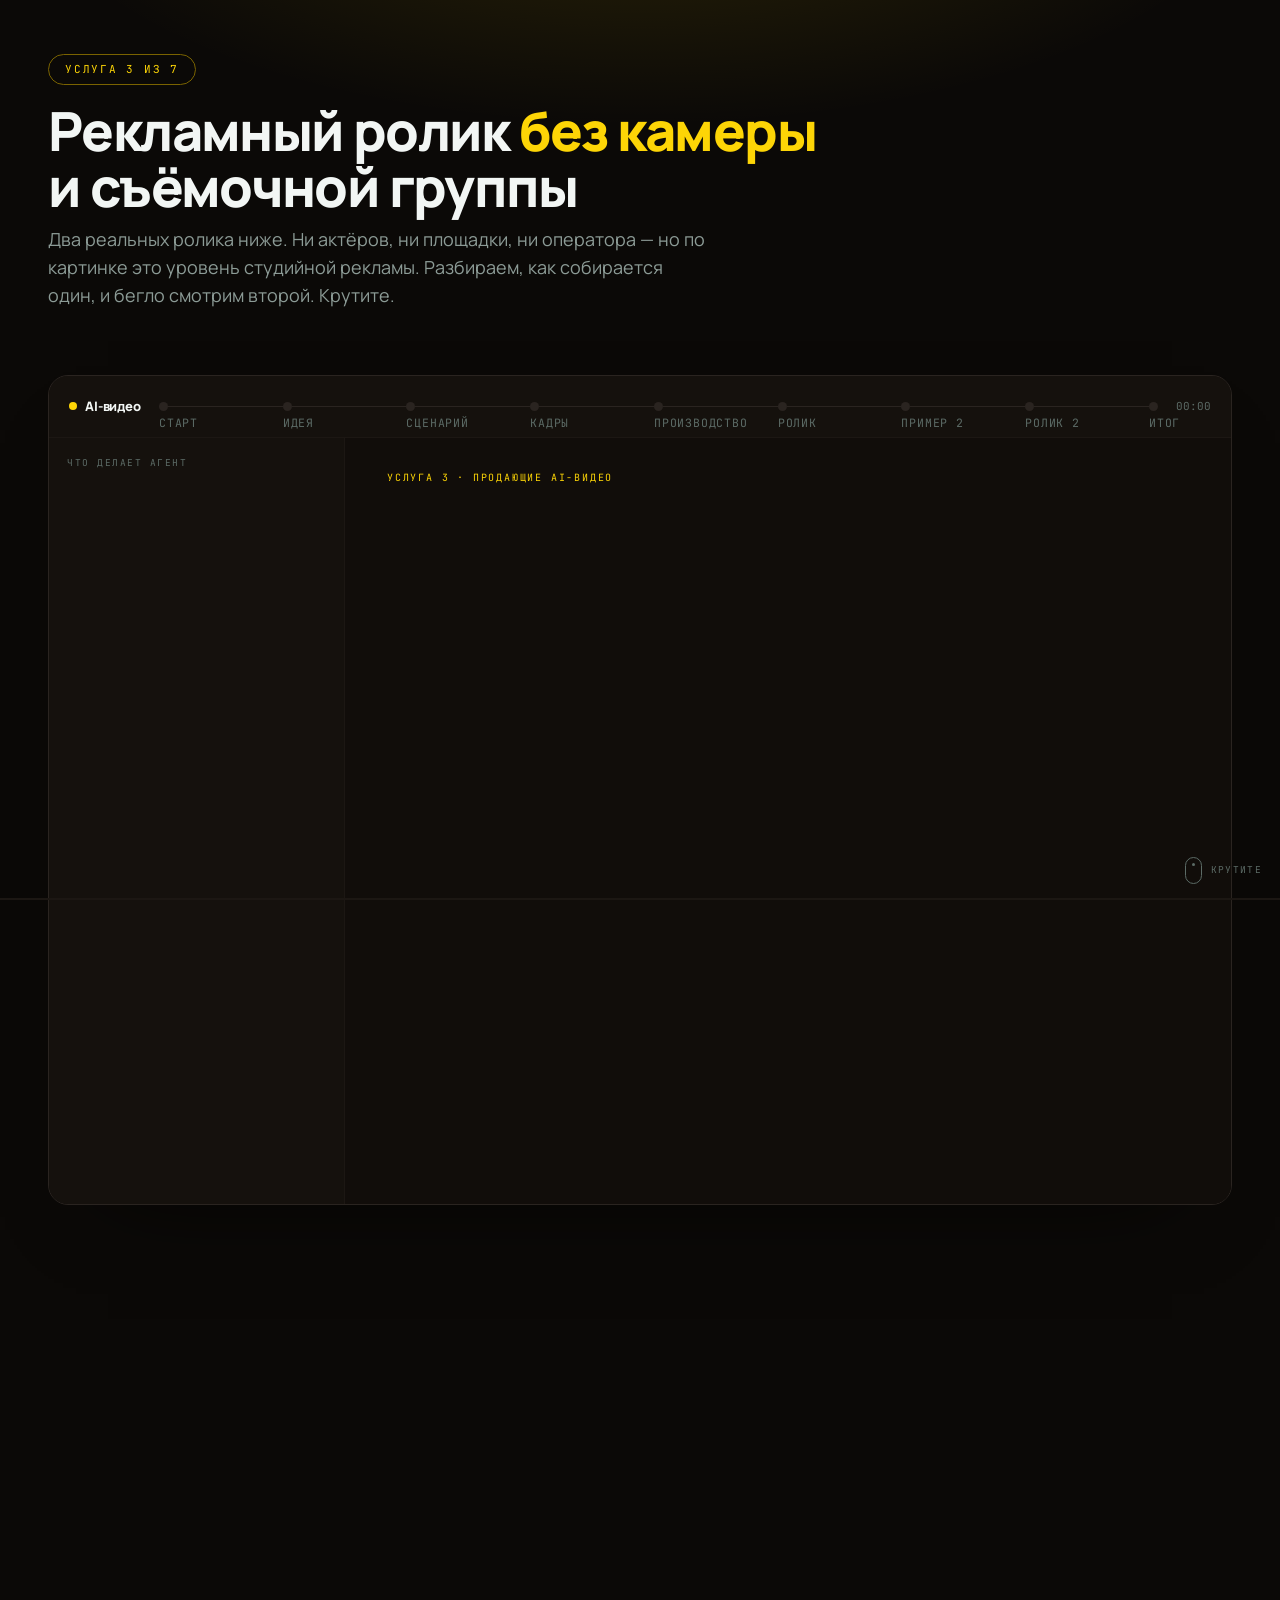
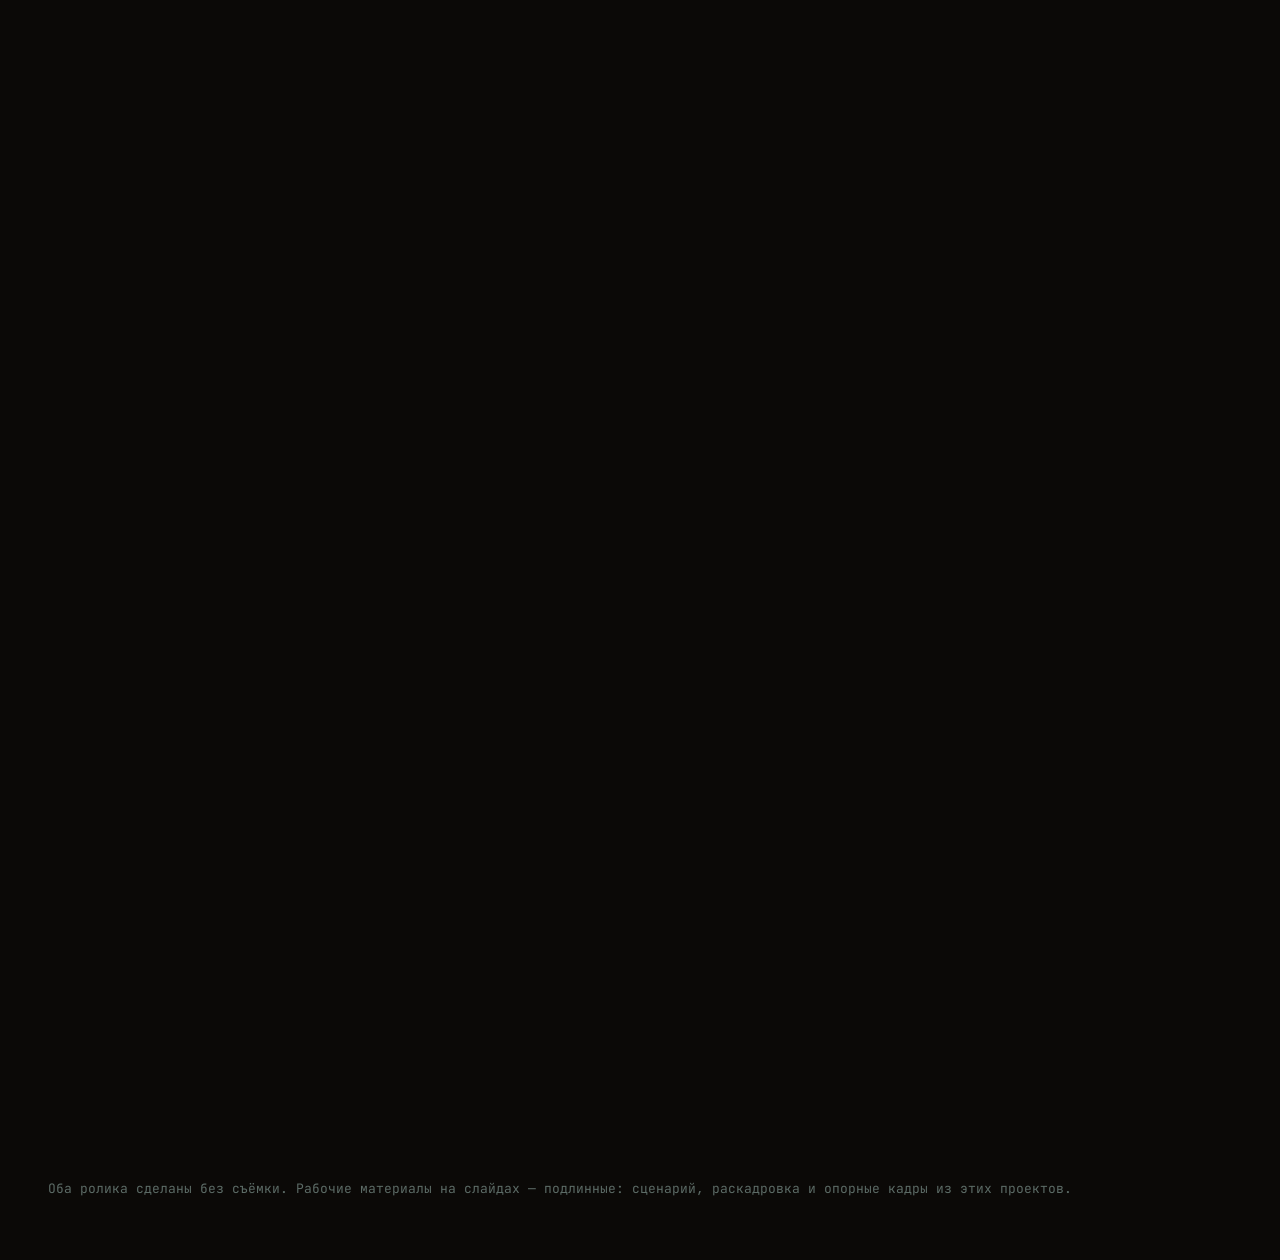
<file: site/demo/video.html>
<!doctype html><html><head><!-- /frame-runtime --><meta charset=utf8><meta name=viewport content="width=device-width,initial-scale=1"><style>:root{color-scheme:light}body{margin:0;padding:0;font:14px -apple-system,BlinkMacSystemFont,sans-serif;background:#faf9f5;color:#141413}img{max-width:100%}[hidden]:not([hidden=until-found i]){display:none!important}</style><style id="deck-accent">:root{--acc-rgb:253,213,6!important;--acc-dim:#7a6300!important;--acc-ink:#0b0907!important;--bg:#0b0907!important;--bg-2:#110d0a!important;--panel:#15110d!important;--edge:#2a2420!important;--edge-soft:#1c1713!important}html{scrollbar-width:thin;scrollbar-color:#3a3129 transparent}</style></head><body>
<title>Продающие AI-видео</title>
<link rel="preconnect" href="https://fonts.googleapis.com">
<link rel="preconnect" href="https://fonts.gstatic.com" crossorigin>
<link rel="stylesheet" href="https://fonts.googleapis.com/css2?family=Manrope:wght@500;700;800&family=JetBrains+Mono:wght@400;500&display=swap">

<style>
:root{
  --bg:#080B0A; --bg-2:#0D1211; --panel:#121817; --edge:#1F2A27; --edge-soft:#18211F;
  --text:#F2F6F4; --dim:#8C9B96; --faint:#5C6B66;
  --acc:#FDD506; --acc-dim:#7a6300; --acc-glow:rgba(253,213,6,.14);
  --f-ui:"Manrope","Helvetica Neue",Arial,sans-serif;
  --f-mono:"JetBrains Mono",ui-monospace,Menlo,monospace;
}
*{box-sizing:border-box}
body{margin:0;background:var(--bg);color:var(--text);font-family:var(--f-ui);font-size:16px;line-height:1.55;-webkit-font-smoothing:antialiased}
.wrap{max-width:1240px;margin:0 auto;padding:0 28px}
@media (max-width:700px){.wrap{padding:0 16px}}
.mono{font-family:var(--f-mono);font-variant-numeric:tabular-nums}

/* шапка */
.top{position:relative;padding:54px 0 34px;background:radial-gradient(900px 380px at 50% -140px, var(--acc-glow), transparent 70%)}
.tag{display:inline-flex;align-items:center;gap:8px;border:1px solid var(--acc-dim);border-radius:999px;padding:6px 16px;font-family:var(--f-mono);font-size:11px;letter-spacing:.16em;color:var(--acc);text-transform:uppercase}
.top h1{font-size:clamp(30px,4.6vw,54px);font-weight:800;letter-spacing:-.03em;margin:18px 0 12px;line-height:1.03;text-wrap:balance}
.top h1 em{font-style:normal;color:var(--acc)}
.top p{margin:0;color:var(--dim);max-width:60ch;font-size:clamp(15px,1.5vw,18px)}

/* рельса */
.rail{height:800vh}
.pin{position:sticky;top:0;height:100svh;display:flex;align-items:center;padding:14px 0 22px}
.stage{position:relative;width:100%;height:min(830px,calc(100svh - 40px));min-height:560px;background:var(--bg-2);border:1px solid var(--edge);border-radius:20px;overflow:hidden;box-shadow:0 40px 90px -60px rgba(0,0,0,.9), inset 0 1px 0 rgba(255,255,255,.03)}

/* конвейер */
.pipe{height:62px;flex-shrink:0;border-bottom:1px solid var(--edge-soft);display:flex;align-items:center;gap:18px;padding:0 20px;background:var(--panel)}
.pipe .brand{font-size:13px;font-weight:800;letter-spacing:-.01em;display:flex;align-items:center;gap:8px;white-space:nowrap}
.pipe .brand i{width:8px;height:8px;border-radius:50%;background:var(--acc);display:block}
.nodes{display:flex;align-items:center;flex:1;min-width:0}
.node-wrap{position:relative;display:flex;align-items:center;flex:1;min-width:0}
.node-wrap:last-child{flex:0 0 auto}
.bead{width:9px;height:9px;border-radius:50%;background:var(--edge);flex-shrink:0;box-shadow:0 0 0 0 var(--acc-glow)}
.wire{height:1px;background:var(--edge);flex:1;position:relative;overflow:hidden}
.wire i{position:absolute;inset:0;background:var(--acc);transform-origin:left;transform:scaleX(0)}
.node-wrap .cap{font-family:var(--f-mono);font-size:11.5px;letter-spacing:.07em;text-transform:uppercase;color:var(--faint);position:absolute;white-space:nowrap;left:0;top:12px}
@media (max-width:900px){.node-wrap .cap{display:none}}
.pipe .clock{font-family:var(--f-mono);font-size:11px;color:var(--faint);white-space:nowrap}

/* тело и лог */
.body{display:grid;grid-template-columns:296px minmax(0,1fr);height:calc(100% - 62px)}
@media (max-width:1000px){.body{grid-template-columns:1fr}}
.log{border-right:1px solid var(--edge-soft);background:var(--panel);position:relative;overflow:hidden;padding:18px 0;display:flex;flex-direction:column}
@media (max-width:1000px){.log{display:none}}
.log-head{flex-shrink:0;font-family:var(--f-mono);font-size:9.5px;letter-spacing:.16em;text-transform:uppercase;color:var(--faint);padding:0 18px 12px}
.log-clip{flex:1;min-height:0;overflow:hidden;position:relative}
.log-tape{padding:0 18px;will-change:transform}
.log-line{font-family:var(--f-mono);font-size:11.5px;line-height:1.5;color:var(--dim);padding:5px 0 5px 14px;position:relative;opacity:0}
.log-line::before{content:"";position:absolute;left:0;top:11px;width:5px;height:5px;border-radius:50%;background:var(--acc-dim)}
.log-line b{color:var(--acc);font-weight:500}
.log-line.done::before{background:var(--acc)}

/* сцены */
.work{position:relative;overflow:hidden;background:var(--bg-2)}
.scene{position:absolute;inset:0;background:var(--bg-2);opacity:0;display:flex;flex-direction:column;justify-content:center;gap:clamp(12px,2.2vh,20px);padding:clamp(24px,3.6vh,38px) 42px}
@media (max-width:700px){.scene{padding:26px 20px}}
.scene-kicker{font-family:var(--f-mono);font-size:10px;letter-spacing:.18em;text-transform:uppercase;color:var(--acc)}
.scene h2{font-size:clamp(20px,2.4vw,30px);font-weight:800;letter-spacing:-.025em;margin:0;line-height:1.12;text-wrap:balance}
.scene .sub{margin:-8px 0 0;color:var(--dim);font-size:13.5px;max-width:76ch;line-height:1.45}
.lbl{font-family:var(--f-mono);font-size:9.5px;letter-spacing:.14em;text-transform:uppercase;color:var(--faint);margin-bottom:9px}

/* 1 · хук */
.hook-wrap{display:flex;flex-direction:column;justify-content:center;flex:1;min-height:0;gap:clamp(18px,3vh,34px)}
.hook-line{font-size:clamp(26px,4.2vw,54px);font-weight:800;letter-spacing:-.035em;line-height:1.04;margin:0;max-width:20ch}
.hook-line .w{opacity:0;display:inline-block}
.hook-line .w em{font-style:normal;color:var(--acc)}
.nots{display:flex;gap:clamp(14px,3vw,40px);flex-wrap:wrap}
.not{opacity:0;max-width:22ch}
.not b{display:block;font-family:var(--f-mono);font-size:10px;letter-spacing:.14em;text-transform:uppercase;color:var(--acc);font-weight:500}
.not span{display:block;font-size:13.5px;color:var(--dim);margin-top:5px;line-height:1.45}

/* 2 · идея */
.idea3{display:grid;grid-template-columns:repeat(3,minmax(0,1fr));gap:12px}
@media (max-width:760px){.idea3{grid-template-columns:1fr}}
.ic{border:1px solid var(--edge);background:var(--panel);border-radius:14px;padding:17px;opacity:0}
.ic .vico{display:block;width:clamp(36px,3.8vw,48px);height:clamp(36px,3.8vw,48px);color:var(--acc);margin-bottom:12px}
.ic .vico svg{width:100%;height:100%;display:block}
.ic b{display:block;font-size:14.5px;font-weight:800;letter-spacing:-.015em;margin-bottom:5px}
.ic p{margin:0;font-size:12.5px;color:var(--dim);line-height:1.45}
.ic.axis{border-color:var(--acc-dim);background:linear-gradient(180deg,rgba(253,213,6,.07),transparent)}

/* 3 · сценарий */
.sheet-row{display:grid;grid-template-columns:minmax(0,1fr) minmax(0,340px);gap:26px;align-items:center}
@media (max-width:900px){.sheet-row{grid-template-columns:1fr}}
.sheet{position:relative;height:clamp(230px,40vh,340px);border:1px solid var(--edge);border-radius:14px;overflow:hidden;background:#F6F7F8;opacity:0}
.sheet img{position:absolute;left:0;top:0;width:100%;display:block}
.sheet::after{content:"";position:absolute;inset:0;pointer-events:none;
  background:linear-gradient(180deg,rgba(13,18,17,.5),transparent 16%,transparent 80%,rgba(13,18,17,.7))}
.plan{display:flex;flex-direction:column;gap:9px}
.pl{display:flex;gap:11px;align-items:flex-start;opacity:0}
.pl .pn{flex-shrink:0;width:24px;height:24px;border-radius:7px;border:1px solid var(--acc-dim);background:rgba(253,213,6,.09);color:var(--acc);
  font-family:var(--f-mono);font-size:10px;display:flex;align-items:center;justify-content:center}
.pl b{display:block;font-size:14px;font-weight:700;letter-spacing:-.01em}
.pl span{display:block;font-size:12.5px;color:var(--dim);line-height:1.4;margin-top:2px}
.plan-foot{font-family:var(--f-mono);font-size:10.5px;letter-spacing:.12em;text-transform:uppercase;color:var(--faint);opacity:0;padding-top:4px}

/* 4 · раскадровка */
.boards{display:grid;grid-template-columns:minmax(0,1fr) minmax(0,1fr);gap:14px;align-items:center}
@media (max-width:760px){.boards{grid-template-columns:1fr}}
.board{position:relative;border:1px solid var(--edge);border-radius:13px;overflow:hidden;background:var(--panel);opacity:0}
.board img{display:block;width:100%}
.board .cap{position:absolute;left:10px;top:9px;font-family:var(--f-mono);font-size:9px;letter-spacing:.12em;text-transform:uppercase;color:var(--acc);background:rgba(8,11,10,.75);border:1px solid var(--acc-dim);border-radius:999px;padding:3px 9px}

/* 5 · производство: три фазы */
.prod{position:relative;flex:1;min-height:0;display:flex;align-items:center;justify-content:center}
.phase{position:absolute;inset:0;display:flex;flex-direction:column;justify-content:center;gap:16px;opacity:0}
.phase-cap{display:flex;align-items:center;gap:10px;font-family:var(--f-mono);font-size:10.5px;letter-spacing:.14em;text-transform:uppercase;color:var(--acc)}
.phase-cap i{width:7px;height:7px;border-radius:50%;background:var(--acc);display:block}

/* A · рендер кадров */
.rgrid{display:grid;grid-template-columns:repeat(4,minmax(0,1fr));gap:12px}
@media (max-width:760px){.rgrid{grid-template-columns:repeat(2,minmax(0,1fr))}}
.rcell{position:relative;aspect-ratio:16/9;border:1px solid var(--edge);border-radius:10px;overflow:hidden;background:#0A0F0E}
.rcell img{position:absolute;inset:0;width:100%;height:100%;object-fit:cover;opacity:0;filter:saturate(.4)}
.rcell .bar{position:absolute;left:8px;right:8px;bottom:8px;height:3px;border-radius:2px;background:rgba(255,255,255,.12);overflow:hidden}
.rcell .bar i{display:block;height:100%;background:var(--acc);transform-origin:left;transform:scaleX(0)}
.rcell .num{position:absolute;left:8px;top:7px;font-family:var(--f-mono);font-size:8.5px;letter-spacing:.08em;color:var(--faint)}
.rcell.done .num{color:var(--acc)}
.rcell .scan{position:absolute;left:0;right:0;top:0;height:2px;background:linear-gradient(90deg,transparent,var(--acc),transparent);opacity:0}

/* B · голос и музыка */
.audio{display:flex;flex-direction:column;gap:14px}
.wave{width:100%;height:clamp(90px,16vh,140px);display:block}
.wave path{fill:none;stroke:var(--acc);stroke-width:2;stroke-linecap:round}
.wave path.soft{stroke:rgba(253,213,6,.28)}
.tracks{display:grid;grid-template-columns:repeat(3,minmax(0,1fr));gap:10px}
@media (max-width:700px){.tracks{grid-template-columns:1fr}}
.trk{border:1px solid var(--edge);background:var(--panel);border-radius:11px;padding:11px 13px;opacity:0}
.trk b{display:block;font-size:13px;font-weight:700}
.trk span{display:block;font-size:11.5px;color:var(--dim);margin-top:3px}
.trk .lvl{margin-top:9px;height:3px;border-radius:2px;background:var(--edge-soft);overflow:hidden}
.trk .lvl i{display:block;height:100%;background:var(--acc);transform-origin:left;transform:scaleX(0)}

/* C · монтаж */
.edit{display:flex;flex-direction:column;gap:12px}
.tl{position:relative;border:1px solid var(--edge);border-radius:12px;background:var(--panel);padding:12px;overflow:hidden}
.tl-row{display:flex;gap:5px;align-items:stretch}
.tl-row + .tl-row{margin-top:7px}
.clipx{position:relative;border-radius:5px;overflow:hidden;height:44px;flex-shrink:0;opacity:0;background:#0A0F0E;border:1px solid var(--edge)}
.clipx img{width:100%;height:100%;object-fit:cover;display:block}
.tl-mini{height:16px;border-radius:4px;background:rgba(253,213,6,.16);border:1px solid var(--acc-dim);opacity:0}
.tl-mini.music{background:rgba(255,255,255,.06);border-color:var(--edge)}
.playhead{position:absolute;top:6px;bottom:6px;width:2px;background:var(--acc);box-shadow:0 0 12px rgba(253,213,6,.7);opacity:0}
.edit-note{font-family:var(--f-mono);font-size:10.5px;letter-spacing:.1em;text-transform:uppercase;color:var(--faint);opacity:0}

/* 6 · готовый ролик */
.screen{position:relative;width:100%;aspect-ratio:16/9;border-radius:14px;overflow:hidden;border:1px solid var(--edge);background:#0A0F0E;opacity:0}
.screen video,.screen img{position:absolute;inset:0;width:100%;height:100%;object-fit:cover}

/* 7 · второй пример: процесс */
.second{display:grid;grid-template-columns:minmax(0,1fr) minmax(0,1fr);gap:16px;align-items:center}
@media (max-width:900px){.second{grid-template-columns:1fr}}
.mats{display:flex;flex-direction:column;gap:10px}
.mat{position:relative;border:1px solid var(--edge);border-radius:11px;overflow:hidden;background:var(--panel);opacity:0}
.mat img{display:block;width:100%}
.mat .cap{position:absolute;left:9px;top:8px;font-family:var(--f-mono);font-size:8.5px;letter-spacing:.1em;text-transform:uppercase;color:var(--acc);background:rgba(8,11,10,.78);border-radius:999px;padding:3px 8px}
.pfgrid{display:grid;grid-template-columns:repeat(2,minmax(0,1fr));gap:10px}
.pfcell{position:relative;aspect-ratio:16/9;border:1px solid var(--edge);border-radius:10px;overflow:hidden;background:#0A0F0E;opacity:0}
.pfcell img{position:absolute;inset:0;width:100%;height:100%;object-fit:cover}

/* 8 · итог */
.fin{font-size:clamp(24px,3.6vw,44px);font-weight:800;letter-spacing:-.03em;line-height:1.06;margin:0;max-width:18ch;opacity:0}
.fin em{font-style:normal;color:var(--acc)}
.kit{display:grid;grid-template-columns:repeat(3,minmax(0,1fr));gap:12px}
@media (max-width:760px){.kit{grid-template-columns:1fr}}
.kit > div{border:1px solid var(--edge);background:var(--panel);border-radius:14px;padding:16px 17px;opacity:0}
.kit .kico{display:block;width:clamp(36px,3.6vw,46px);height:clamp(36px,3.6vw,46px);color:var(--acc);margin-bottom:12px}
.kit .kico svg{width:100%;height:100%;display:block}
.kit b{display:block;font-size:clamp(14px,1.6vw,17px);font-weight:800;letter-spacing:-.015em}
.kit p{margin:6px 0 0;font-size:12.5px;color:var(--dim);line-height:1.45}
.price{display:flex;align-items:baseline;gap:14px;flex-wrap:wrap;border-top:1px solid var(--edge-soft);padding-top:16px;opacity:0}
.price b{font-size:clamp(20px,2.7vw,29px);font-weight:800;letter-spacing:-.025em;color:var(--acc)}
.price span{font-family:var(--f-mono);font-size:10.5px;letter-spacing:.1em;text-transform:uppercase;color:var(--faint)}

/* низ */
.scene-foot{position:absolute;left:0;right:0;bottom:0;height:2px;background:var(--edge-soft);z-index:8}
.scene-foot i{display:block;height:100%;background:var(--acc);transform-origin:left;transform:scaleX(0)}
.hint{position:absolute;right:18px;bottom:16px;z-index:9;display:flex;align-items:center;gap:9px;font-family:var(--f-mono);font-size:9.5px;letter-spacing:.14em;text-transform:uppercase;color:var(--faint)}
.hint .mouse{width:17px;height:27px;border:1px solid var(--faint);border-radius:9px;position:relative}
.hint .mouse i{position:absolute;left:50%;top:5px;width:3px;height:3px;border-radius:50%;background:var(--faint);margin-left:-1.5px;animation:wh 1.9s ease-in-out infinite}
@keyframes wh{0%,100%{transform:translateY(0);opacity:.3}35%{transform:translateY(8px);opacity:1}}
@media (prefers-reduced-motion:reduce){.hint .mouse i{animation:none}}

footer{padding:34px 0 60px;color:var(--faint);font-size:13px;font-family:var(--f-mono);line-height:1.7}

/* мобильный фолбэк */
@media (max-width:1000px){
  .rail{height:auto!important}
  .pin{position:static;height:auto;padding:0}
  .stage{height:auto;min-height:0;border-radius:14px}
  .body{height:auto}
  .work{overflow:visible}
  .scene{position:static;opacity:1!important;transform:none!important;border-bottom:1px solid var(--edge-soft)}
  .scene *{opacity:1!important;transform:none!important}
  .cal .day{opacity:1!important}
  .hint,.scene-foot{display:none}
}
</style>

<div class="wrap">
  <header class="top">
    <span class="tag">Услуга 3 из 7</span>
    <h1>Рекламный ролик <em>без камеры</em><br>и съёмочной группы</h1>
    <p>Два реальных ролика ниже. Ни актёров, ни площадки, ни оператора — но по картинке это уровень студийной рекламы. Разбираем, как собирается один, и бегло смотрим второй. Крутите.</p>
  </header>
</div>

<div class="wrap">
<div class="rail" id="rail">
  <div class="pin">
    <div class="stage">

      <div class="pipe">
        <span class="brand"><i></i> AI-видео</span>
        <span class="nodes" id="nodes"></span>
        <span class="clock mono" id="clock">00:00</span>
      </div>

      <div class="body">
        <div class="log">
          <div class="log-head">Что делает агент</div>
          <div class="log-clip"><div class="log-tape" id="tape"></div></div>
        </div>

        <div class="work" id="work">

          <!-- 1 -->
          <section class="scene">
            <span class="scene-kicker">Услуга 3 · Продающие AI-видео</span>
            <div class="hook-wrap">
              <h2 class="hook-line" id="hookLine"></h2>
              <div class="nots" id="nots">
                <div class="not" data-not><b>нет</b><span>съёмочной группы, света и оператора</span></div>
                <div class="not" data-not><b>нет</b><span>актёров и гонораров за съёмочный день</span></div>
                <div class="not" data-not><b>нет</b><span>аренды локаций и переездов</span></div>
              </div>
            </div>
          </section>

          <!-- 2 -->
          <section class="scene">
            <span class="scene-kicker">Шаг 1 · Идея</span>
            <h2>Сначала эмоция, потом картинка</h2>
            <p class="sub">Разбираем на рекламе приложения для тренировок. Ролик должен продавать, поэтому идея идёт от того, что человек чувствует, а не от красивых кадров.</p>
            <div class="idea3">
              <div class="ic" data-ic>
                <span class="vico"><svg viewBox="0 0 48 48" fill="none" stroke="currentColor" stroke-width="2.6" stroke-linecap="round" stroke-linejoin="round"><path d="M24 40C12 31 6 25 6 18.5 6 12.7 10.4 8 16 8c3.4 0 6.3 1.7 8 4.4C25.7 9.7 28.6 8 32 8c5.6 0 10 4.7 10 10.5C42 25 36 31 24 40Z"/></svg></span>
                <b>Что человек чувствует</b>
                <p>Не «удобный трекер», а «я снова в форме и мне легко».</p>
              </div>
              <div class="ic axis" data-ic>
                <span class="vico"><svg viewBox="0 0 48 48" fill="none" stroke="currentColor" stroke-width="2.6" stroke-linecap="round" stroke-linejoin="round"><rect x="6" y="9" width="36" height="26" rx="4"/><path d="M6 28l9-8 7 6 6-6 14 11"/><circle cx="32" cy="17" r="3.2"/><path d="M16 41h16"/></svg></span>
                <b>Референс под каждый кадр</b>
                <p>Берём то, что уже снято красиво, и повторяем композицию.</p>
              </div>
              <div class="ic" data-ic>
                <span class="vico"><svg viewBox="0 0 48 48" fill="none" stroke="currentColor" stroke-width="2.6" stroke-linecap="round" stroke-linejoin="round"><path d="M24 6v6M24 36v6M6 24h6M36 24h6M11 11l4.2 4.2M32.8 32.8 37 37M37 11l-4.2 4.2M15.2 32.8 11 37"/><circle cx="24" cy="24" r="7"/></svg></span>
                <b>Один продающий поворот</b>
                <p>Момент, ради которого ролик досматривают до конца.</p>
              </div>
            </div>
          </section>

          <!-- 3 -->
          <section class="scene">
            <span class="scene-kicker">Шаг 2 · Сценарий</span>
            <h2 style="font-size:clamp(24px,3vw,38px)">Сценарист готовит сценарий</h2>
            <div class="sheet-row">
              <div class="sheet" id="sheet"><img src="assets3/s2-script.jpg" alt="" id="sheetImg"></div>
              <div>
                <div class="plan" id="plan">
                  <div class="pl" data-pl><span class="pn">01</span><span><b>Движение камеры</b><span>наезд, облёт, переход прямо в экран телефона</span></span></div>
                  <div class="pl" data-pl><span class="pn">02</span><span><b>Свет и цвет</b><span>контровой, дымка, тёплый дневной на кухне</span></span></div>
                  <div class="pl" data-pl><span class="pn">03</span><span><b>Что в кадре</b><span>герой, предметы, что показывает экран приложения</span></span></div>
                  <div class="pl" data-pl><span class="pn">04</span><span><b>Эмоция на лице</b><span>сосредоточенность, облегчение, удовольствие</span></span></div>
                  <div class="pl" data-pl><span class="pn">05</span><span><b>Переход к следующему кадру</b><span>куда уводит камера и чем цепляется следующая сцена</span></span></div>
                </div>
                <div class="plan-foot" id="planFoot">30 секунд · 12 кадров · от космоса до логотипа</div>
              </div>
            </div>
          </section>

          <!-- 4 -->
          <section class="scene">
            <span class="scene-kicker">Шаг 3 · Раскадровка</span>
            <h2>Готовит раскадровку: как будет выглядеть будущий ролик</h2>
            <p class="sub">Каждая сцена сначала существует картинкой: свет, ракурс, цвет, что в руках. Только после этого кадр уходит в видео.</p>
            <div class="boards">
              <div class="board" data-board><img src="assets3/s2-board.jpg" alt=""><span class="cap">опорные кадры</span></div>
              <div class="board" data-board><img src="assets3/s2-timeline.jpg" alt=""><span class="cap">сборка по порядку</span></div>
            </div>
          </section>

          <!-- 5 -->
          <section class="scene">
            <span class="scene-kicker">Шаг 4 · Производство</span>
            <h2 id="prodTitle">Кадры рендерятся по одному</h2>
            <div class="prod">

              <div class="phase" id="phA">
                <span class="phase-cap"><i></i>видео · <span id="rDone">0</span> из 12 кадров</span>
                <div class="rgrid" id="rgrid"></div>
              </div>

              <div class="phase" id="phB">
                <span class="phase-cap"><i></i>голос и музыка</span>
                <div class="audio">
                  <svg class="wave" viewBox="0 0 600 120" preserveAspectRatio="none" aria-hidden="true">
                    <path class="soft" id="waveSoft" d=""/>
                    <path id="waveLine" d=""/>
                  </svg>
                  <div class="tracks" id="tracks">
                    <div class="trk" data-trk><b>Голос</b><span>озвучка ложится в тайминг кадров</span><span class="lvl"><i></i></span></div>
                    <div class="trk" data-trk><b>Музыка</b><span>трек под темп и настроение</span><span class="lvl"><i></i></span></div>
                    <div class="trk" data-trk><b>Эффекты</b><span>шаги, клики интерфейса, воздух зала</span><span class="lvl"><i></i></span></div>
                  </div>
                </div>
              </div>

              <div class="phase" id="phC">
                <span class="phase-cap"><i></i>монтаж</span>
                <div class="edit">
                  <div class="tl" id="tl">
                    <div class="tl-row" id="tlClips"></div>
                    <div class="tl-row" id="tlVoice"></div>
                    <div class="tl-row" id="tlMusic"></div>
                    <span class="playhead" id="playhead"></span>
                  </div>
                  <div class="edit-note" id="editNote">склейки в ритм · титры · логотип в финале</div>
                </div>
              </div>

            </div>
          </section>

          <!-- 6 -->
          <section class="scene">
            <span class="scene-kicker">Готовый ролик · пример 1</span>
            <h2>Реклама приложения для тренировок</h2>
            <div class="screen" id="screenBig" style="max-width:min(760px,100%);margin:0 auto"></div>
            <p class="sub" style="text-align:center;max-width:60ch;margin-left:auto;margin-right:auto">В кадре нет живого человека. Локации, зал, кухня и интерфейс телефона собраны нейросетями по раскадровке выше.</p>
          </section>

          <!-- 7 -->
          <section class="scene">
            <span class="scene-kicker">Пример 2 · как собирали</span>
            <h2>Другой жанр, тот же конвейер</h2>
            <div class="second">
              <div class="mats" id="mats">
                <div class="mat" data-mat><img src="assets3/s1-script.jpg" alt=""><span class="cap">сценарий по таймкодам</span></div>
                <div class="mat" data-mat><img src="assets3/s1-board.jpg" alt=""><span class="cap">раскадровка</span></div>
              </div>
              <div>
                <div class="mat" data-mat style="margin-bottom:10px"><img src="assets3/s1-hero.jpg" alt=""><span class="cap">герой из одного фото</span></div>
                <div class="pfgrid" id="pfgrid"></div>
              </div>
            </div>
          </section>

          <!-- 8 -->
          <section class="scene">
            <span class="scene-kicker">Готовый ролик · пример 2</span>
            <h2>Анимационный ролик про профессии</h2>
            <div class="screen" id="screen2" style="max-width:min(760px,100%);margin:0 auto"></div>
            <p class="sub" style="text-align:center;max-width:60ch;margin-left:auto;margin-right:auto">Тот же путь: сценарий, раскадровка, генерация, звук и монтаж. Меняется только жанр картинки.</p>
          </section>

          <!-- 9 -->
          <section class="scene">
            <span class="scene-kicker">Итог</span>
            <h2 class="fin" id="fin">Рекламный ролик <em>уровня студии</em> без съёмки</h2>
            <div class="kit">
              <div data-kit><span class="kico"><svg viewBox="0 0 48 48" fill="none" stroke="currentColor" stroke-width="2.6" stroke-linecap="round" stroke-linejoin="round"><path d="M24 6 42 15v18L24 42 6 33V15Z"/><path d="M6 15l18 9 18-9M24 24v18"/></svg></span><b>8–12 роликов в пакете</b><p>Разные форматы и длины под ленту, сторис и YouTube.</p></div>
              <div data-kit><span class="kico"><svg viewBox="0 0 48 48" fill="none" stroke="currentColor" stroke-width="2.6" stroke-linecap="round" stroke-linejoin="round"><rect x="5" y="13" width="38" height="26" rx="4"/><path d="M5 20h38"/><path d="m12 13 5 7M23 13l5 7M34 13l5 7"/><path d="M21 26.5 29 31l-8 4.5Z" fill="currentColor" stroke="none"/></svg></span><b>Любой жанр</b><p>Кинематографичная реклама, анимация, история от первого лица.</p></div>
              <div data-kit><span class="kico"><svg viewBox="0 0 48 48" fill="none" stroke="currentColor" stroke-width="2.6" stroke-linecap="round" stroke-linejoin="round"><path d="M8 14h32M8 24h20M8 34h26"/><circle cx="36" cy="24" r="5"/><path d="M36 19v-4M36 33v4"/></svg></span><b>Правки без пересъёмки</b><p>Поменять кадр, город или фразу стоит один рендер, а не съёмочный день.</p></div>
            </div>
            <div class="price" id="price"><b>$300–$1 200</b><span>за пакет 8–12 роликов · сложность лёгкая</span></div>
          </section>

        </div>
      </div>

        </div>
      </div>

      <div class="hint" id="hint"><span class="mouse"><i></i></span> крутите</div>
      <div class="scene-foot"><i id="foot"></i></div>
    </div>
  </div>
</div>
</div>

<div class="wrap">
  <footer>
    Оба ролика сделаны без съёмки. Рабочие материалы на слайдах — подлинные: сценарий, раскадровка и опорные кадры из этих проектов.
  </footer>
</div>

<script>
(function(){
  "use strict";

  var VIDEOS = {
    hbm:  { src:"video3/reel-hbm.mp4",  poster:"video3/poster-hbm.jpg" },
    prof: { src:"video3/reel-prof.mp4", poster:"video3/poster-prof.jpg" }
  };

  var clamp01 = function(v){ return v<0?0:v>1?1:v; };
  function track(p, stops){
    if (p <= stops[0][0]) return stops[0][1];
    var last = stops[stops.length-1];
    if (p >= last[0]) return last[1];
    for (var i=1;i<stops.length;i++){
      var x=stops[i-1], y=stops[i], sp=y[0]-x[0];
      if (p <= y[0]) return x[1] + (y[1]-x[1]) * (sp ? (p-x[0])/sp : 0);
    }
    return last[1];
  }

  var rail = document.getElementById('rail');
  if (!rail) return;

  var N = 9;
  var at = function(i,x){ return (i+x)/N; };
  function reveal(p,i,from,to){ return track(p, [[at(i,from),0],[at(i,to),1]]); }
  function fade(el,v,shift){
    el.style.opacity = v.toFixed(3);
    if (shift) el.style.transform = 'translate3d(0,' + (shift*(1-v)).toFixed(2) + 'px,0)';
  }

  var reduce = matchMedia('(prefers-reduced-motion: reduce)').matches;
  var narrow = function(){ return innerWidth <= 1000; };
  var scenes = [].slice.call(document.querySelectorAll('.scene'));

  /* конвейер */
  var NODE_CAPS = ['старт','идея','сценарий','кадры','производство','ролик','пример 2','ролик 2','итог'];
  var nodes = document.getElementById('nodes'), beads=[], wires=[];
  NODE_CAPS.forEach(function(cap,i){
    var w=document.createElement('span'); w.className='node-wrap';
    var bd=document.createElement('span'); bd.className='bead'; w.appendChild(bd); beads.push(bd);
    if (i<NODE_CAPS.length-1){
      var wire=document.createElement('span'); wire.className='wire';
      var fill=document.createElement('i'); wire.appendChild(fill); w.appendChild(wire); wires.push(fill);
    }
    var c=document.createElement('span'); c.className='cap'; c.textContent=cap; w.appendChild(c);
    nodes.appendChild(w);
  });

  /* лог */
  var LOG = [
    [at(0,0.20), 'бриф принят'],
    [at(1,0.15), 'ищу эмоцию, а не кадры'],
    [at(1,0.55), 'собрал референсы'],
    [at(2,0.15), 'сценарист пишет по секундам'],
    [at(2,0.60), '<b>12 кадров</b> на 30 секунд'],
    [at(3,0.15), 'собираю опорные кадры'],
    [at(3,0.55), 'раскадровка готова'],
    [at(4,0.10), 'рендер кадров в <b>Veo 3</b>'],
    [at(4,0.42), 'озвучка и музыка'],
    [at(4,0.72), 'монтаж и титры'],
    [at(5,0.20), 'первый ролик готов'],
    [at(6,0.20), 'второй проект, другой жанр'],
    [at(7,0.20), 'второй ролик готов'],
    [at(8,0.20), 'пакет собран']
  ];
  var tape = document.getElementById('tape');
  var logEls = LOG.map(function(r){
    var el=document.createElement('div'); el.className='log-line'; el.innerHTML=r[1];
    tape.appendChild(el); return el;
  });
  var LOG_CAP=11, LOG_H=24;

  /* 1 · хук */
  var HOOK = ['Ролик, ','который ','<em>продаёт</em>.','<br>','Снят ','без ','камеры ','и ','актёров.'];
  var hookLine = document.getElementById('hookLine');
  var wordEls = [];
  HOOK.forEach(function(w){
    if (w === '<br>'){ hookLine.appendChild(document.createElement('br')); return; }
    var sp=document.createElement('span'); sp.className='w';
    sp.innerHTML = w.replace(/ $/,'&nbsp;');
    hookLine.appendChild(sp); wordEls.push(sp);
  });
  var notEls = [].slice.call(document.querySelectorAll('[data-not]'));

  /* 2 · идея */
  var icEls = [].slice.call(document.querySelectorAll('[data-ic]'));

  /* 3 · сценарий */
  var sheet = document.getElementById('sheet');
  var sheetImg = document.getElementById('sheetImg');
  var plEls = [].slice.call(document.querySelectorAll('[data-pl]'));
  var planFoot = document.getElementById('planFoot');

  /* 4 · раскадровка */
  var boardEls = [].slice.call(document.querySelectorAll('[data-board]'));

  /* 5 · производство */
  var prodTitle = document.getElementById('prodTitle');
  var phA = document.getElementById('phA'), phB = document.getElementById('phB'), phC = document.getElementById('phC');

  var FRAMES = ['fr-1','fr-3','fr-5','fr-7','fr-9','fr-11','fr-13','fr-15'];
  var rgrid = document.getElementById('rgrid');
  var rCells = FRAMES.map(function(f, i){
    var el = document.createElement('div');
    el.className = 'rcell';
    el.innerHTML = '<img src="assets3/' + f + '.jpg" alt="" loading="lazy">'
                 + '<span class="scan"></span><span class="num">кадр ' + (i+1) + '</span>'
                 + '<span class="bar"><i></i></span>';
    rgrid.appendChild(el);
    return { box: el, img: el.querySelector('img'), bar: el.querySelector('.bar i'),
             scan: el.querySelector('.scan'), num: el.querySelector('.num') };
  });
  var rDone = document.getElementById('rDone');

  var waveLine = document.getElementById('waveLine');
  var waveSoft = document.getElementById('waveSoft');
  var trkEls = [].slice.call(document.querySelectorAll('[data-trk]'));
  var WAVE = [];
  (function(){
    var seed = 11;
    for (var i = 0; i <= 120; i++){
      seed = (seed*1103515245 + 12345) % 2147483648;
      var r = seed / 2147483648;
      var env = Math.sin(i/120*Math.PI);
      WAVE.push(8 + 48 * env * (0.35 + 0.65*r));
    }
  })();
  function wavePath(t, mul){
    var n = Math.max(2, Math.round(WAVE.length * t));
    var d = '';
    for (var i = 0; i < n; i++){
      var x = (i/(WAVE.length-1))*600, h = WAVE[i]*mul;
      d += (i ? ' M' : 'M') + x.toFixed(1) + ' ' + (60-h).toFixed(1) + ' L' + x.toFixed(1) + ' ' + (60+h).toFixed(1);
    }
    return d;
  }

  var tlClips = document.getElementById('tlClips');
  var tlVoice = document.getElementById('tlVoice');
  var tlMusic = document.getElementById('tlMusic');
  var playhead = document.getElementById('playhead');
  var editNote = document.getElementById('editNote');
  var WIDTHS = [13, 9, 16, 11, 8, 14, 10, 12];
  var clipEls = WIDTHS.map(function(w, i){
    var el = document.createElement('span');
    el.className = 'clipx';
    el.style.width = w + '%';
    el.innerHTML = '<img src="assets3/' + FRAMES[i] + '.jpg" alt="" loading="lazy">';
    tlClips.appendChild(el);
    return el;
  });
  var voiceEls = [24, 18, 30, 21].map(function(w){
    var el = document.createElement('span'); el.className = 'tl-mini'; el.style.width = w + '%';
    tlVoice.appendChild(el); return el;
  });
  var musicEls = [48, 45].map(function(w){
    var el = document.createElement('span'); el.className = 'tl-mini music'; el.style.width = w + '%';
    tlMusic.appendChild(el); return el;
  });

  /* 6 · готовый ролик 1 */
  var screenBig = document.getElementById('screenBig');
  var vidBig = document.createElement('video');
  vidBig.muted = true; vidBig.loop = true; vidBig.playsInline = true;
  vidBig.setAttribute('muted',''); vidBig.setAttribute('playsinline','');
  vidBig.preload = 'auto'; vidBig.poster = VIDEOS.hbm.poster; vidBig.src = VIDEOS.hbm.src;
  screenBig.appendChild(vidBig);

  /* 7 · второй пример: материалы */
  var matEls = [].slice.call(document.querySelectorAll('[data-mat]'));
  var PF = ['pf-1','pf-4','pf-7','pf-10'];
  var pfgrid = document.getElementById('pfgrid');
  var pfEls = PF.map(function(f){
    var el = document.createElement('div');
    el.className = 'pfcell';
    el.innerHTML = '<img src="assets3/' + f + '.jpg" alt="" loading="lazy">';
    pfgrid.appendChild(el);
    return el;
  });

  /* 8 · готовый ролик 2 */
  var screen2 = document.getElementById('screen2');
  var vid2 = document.createElement('video');
  vid2.muted = true; vid2.loop = true; vid2.playsInline = true;
  vid2.setAttribute('muted',''); vid2.setAttribute('playsinline','');
  vid2.preload = 'metadata'; vid2.poster = VIDEOS.prof.poster; vid2.src = VIDEOS.prof.src;
  screen2.appendChild(vid2);

  /* 9 · итог */
  var fin = document.getElementById('fin');
  var kits = [].slice.call(document.querySelectorAll('[data-kit]'));
  var price = document.getElementById('price');

  var foot = document.getElementById('foot');
  var hint = document.getElementById('hint');
  var clock = document.getElementById('clock');

  function playState(video, on){
    if (!video) return;
    if (on){ var pr = video.play(); if (pr && pr.catch) pr.catch(function(){}); }
    else video.pause();
  }

  function render(p){
    for (var i=0;i<N;i++){
      var lit = clamp01(p*N - i + 0.12);
      beads[i].style.background = lit > 0.5 ? 'var(--acc)' : 'var(--edge)';
      beads[i].style.boxShadow = (lit>0.5 && lit<1) ? '0 0 0 5px var(--acc-glow)' : '0 0 0 0 var(--acc-glow)';
      if (wires[i]) wires[i].style.transform = 'scaleX(' + clamp01(p*N-i).toFixed(3) + ')';
    }
    clock.textContent = '00:' + ('0' + Math.floor(p*44)).slice(-2);

    for (var sc=0; sc<N; sc++){
      var op = sc === 0 ? 1 : track(p, [[at(sc,-0.04),0],[at(sc,0.06),1]]);
      scenes[sc].style.opacity = op.toFixed(3);
      scenes[sc].style.pointerEvents = op > 0.5 ? 'auto' : 'none';
    }

    /* видео живут только на своих сценах */
    playState(vidBig, p > at(5,-0.02) && p < at(6,0.10));
    playState(vid2,   p > at(7,-0.02) && p < at(8,0.10));

    var shown = 0;
    for (var L=0; L<LOG.length; L++){
      var o = track(p, [[LOG[L][0],0],[LOG[L][0]+0.008,1]]);
      logEls[L].style.opacity = o.toFixed(3);
      logEls[L].style.transform = 'translate3d(0,'+(6*(1-o)).toFixed(1)+'px,0)';
      if (o > 0.99) logEls[L].classList.add('done'); else logEls[L].classList.remove('done');
      if (o > 0.2) shown++;
    }
    tape.style.transform = 'translate3d(0,' + (-Math.max(0, shown-LOG_CAP)*LOG_H) + 'px,0)';

    /* 1 · хук */
    wordEls.forEach(function(w,i){
      var o = reveal(p,0,0.02+i*0.03,0.11+i*0.03);
      w.style.opacity = o.toFixed(3);
      w.style.transform = 'translate3d(0,'+(10*(1-o)).toFixed(1)+'px,0)';
    });
    notEls.forEach(function(n,i){ fade(n, reveal(p,0,0.44+i*0.05,0.58+i*0.05), 10); });

    /* 2 · идея */
    icEls.forEach(function(c,i){ fade(c, reveal(p,1,0.08+i*0.08,0.26+i*0.08), 14); });

    /* 3 · сценарий */
    fade(sheet, reveal(p,2,0.04,0.16), 14);
    var scrollT = reveal(p,2,0.14,0.80);
    var over = Math.max(0, sheetImg.offsetHeight - sheet.offsetHeight);
    sheetImg.style.transform = 'translate3d(0,' + (-over*scrollT).toFixed(1) + 'px,0)';
    plEls.forEach(function(el,i){ fade(el, reveal(p,2,0.14+i*0.08,0.28+i*0.08), 10); });
    fade(planFoot, reveal(p,2,0.60,0.72), 8);

    /* 4 · раскадровка */
    boardEls.forEach(function(bd,i){ fade(bd, reveal(p,3,0.08+i*0.14,0.30+i*0.14), 16); });

    /* 5 · производство: три фазы одна за другой */
    var pa = reveal(p,4,0.02,0.10) * (1 - reveal(p,4,0.34,0.40));
    var pb = reveal(p,4,0.38,0.44) * (1 - reveal(p,4,0.64,0.70));
    var pc = reveal(p,4,0.68,0.74);
    phA.style.opacity = pa.toFixed(3);
    phB.style.opacity = pb.toFixed(3);
    phC.style.opacity = pc.toFixed(3);
    prodTitle.textContent = pc > 0.5 ? 'Монтаж собирает ролик'
                          : (pb > 0.5 ? 'Ложатся голос и музыка' : 'Кадры рендерятся по одному');

    // A · кадры
    var doneCount = 0;
    rCells.forEach(function(c,i){
      var st = 0.04 + i*0.032;
      var prog = reveal(p, 4, st, st + 0.055);
      c.bar.style.transform = 'scaleX(' + prog.toFixed(3) + ')';
      c.img.style.opacity = prog.toFixed(3);
      c.img.style.filter = 'saturate(' + (0.35 + 0.65*prog).toFixed(2) + ')';
      c.scan.style.opacity = (prog > 0.02 && prog < 0.98 ? 1 : 0);
      c.scan.style.transform = 'translateY(' + (prog * c.box.offsetHeight).toFixed(1) + 'px)';
      if (prog > 0.98){ c.box.classList.add('done'); doneCount++; } else c.box.classList.remove('done');
    });
    rDone.textContent = Math.min(12, Math.round(doneCount * 1.5));

    // B · звук
    var wa = reveal(p,4,0.42,0.64);
    waveLine.setAttribute('d', wa > 0 ? wavePath(wa, 1) : '');
    waveSoft.setAttribute('d', wa > 0 ? wavePath(Math.min(1, wa*1.25), 0.55) : '');
    trkEls.forEach(function(t,i){
      var o = reveal(p,4,0.44+i*0.05,0.54+i*0.05);
      fade(t, o, 10);
      t.querySelector('.lvl i').style.transform = 'scaleX(' + reveal(p,4,0.46+i*0.05,0.64).toFixed(3) + ')';
    });

    // C · монтаж
    clipEls.forEach(function(c,i){
      var o = reveal(p,4,0.70+i*0.022,0.78+i*0.022);
      c.style.opacity = o.toFixed(3);
      c.style.transform = 'translate3d(' + (-14*(1-o)).toFixed(1) + 'px,0,0)';
    });
    voiceEls.forEach(function(v,i){ v.style.opacity = reveal(p,4,0.80+i*0.015,0.86+i*0.015).toFixed(3); });
    musicEls.forEach(function(m,i){ m.style.opacity = reveal(p,4,0.84+i*0.02,0.90+i*0.02).toFixed(3); });
    var ph = reveal(p,4,0.74,0.97);
    playhead.style.opacity = (pc > 0.5 ? 1 : 0);
    playhead.style.left = (12 + ph * 0.94 * (document.getElementById('tl').offsetWidth - 24)).toFixed(1) + 'px';
    fade(editNote, reveal(p,4,0.88,0.96), 8);

    /* 6 · готовый ролик 1 */
    fade(screenBig, reveal(p,5,0.04,0.18), 16);

    /* 7 · второй пример: материалы */
    matEls.forEach(function(m,i){ fade(m, reveal(p,6,0.06+i*0.08,0.24+i*0.08), 14); });
    pfEls.forEach(function(c,i){
      var o = reveal(p,6,0.30+i*0.07,0.46+i*0.07);
      c.style.opacity = o.toFixed(3);
      c.style.transform = 'scale(' + (0.94+0.06*o).toFixed(3) + ')';
    });

    /* 8 · готовый ролик 2 */
    fade(screen2, reveal(p,7,0.04,0.18), 16);

    /* 9 · итог */
    fade(fin, reveal(p,8,0.04,0.18), 14);
    kits.forEach(function(k,i){ fade(k, reveal(p,8,0.18+i*0.09,0.34+i*0.09), 14); });
    fade(price, reveal(p,8,0.62,0.78), 10);

    foot.style.transform = 'scaleX(' + p.toFixed(4) + ')';
    hint.style.opacity = (1 - clamp01(p*12)).toFixed(3);
  }

  function tick(){
    var range = rail.offsetHeight - innerHeight;
    render(clamp01(-rail.getBoundingClientRect().top / (range || 1)));
  }
  var queued = false;
  function onScroll(){
    if (queued) return;
    queued = true;
    requestAnimationFrame(function(){ tick(); queued = false; });
  }
  document.addEventListener('visibilitychange', function(){
    if (document.visibilityState !== 'visible') return;
    queued = false; tick();
  });

  function flatten(){
    rail.style.height = 'auto';
    render(1);
    scenes.forEach(function(sc){ sc.style.opacity = '1'; });
    tape.style.transform = 'none';
    logEls.forEach(function(l){ l.style.opacity='1'; l.style.transform='none'; });
    wordEls.forEach(function(w){ w.style.opacity='1'; w.style.transform='none'; });
    [].slice.call(document.querySelectorAll('[data-not],[data-ic],[data-board],[data-pl],[data-mat],[data-kit],[data-trk]'))
      .forEach(function(el){ el.style.opacity='1'; el.style.transform='none'; });
    sheet.style.opacity='1'; sheetImg.style.transform='none'; planFoot.style.opacity='1';
    phA.style.opacity='1'; phB.style.opacity='1'; phC.style.opacity='1';
    rCells.forEach(function(c){ c.img.style.opacity='1'; c.img.style.filter='none'; c.bar.style.transform='scaleX(1)'; c.scan.style.opacity='0'; });
    clipEls.concat(voiceEls, musicEls).forEach(function(c){ c.style.opacity='1'; c.style.transform='none'; });
    pfEls.forEach(function(c){ c.style.opacity='1'; c.style.transform='none'; });
    screenBig.style.opacity='1'; screen2.style.opacity='1';
    price.style.opacity='1'; fin.style.opacity='1'; editNote.style.opacity='1';
  }

  function boot(){
    if (reduce || narrow()){ flatten(); return; }
    rail.style.height = '';
    addEventListener('scroll', onScroll, { passive:true });
    tick();
  }
  addEventListener('resize', function(){ removeEventListener('scroll', onScroll); boot(); }, { passive:true });
  boot();
})();
</script>

</body></html>
</file>
